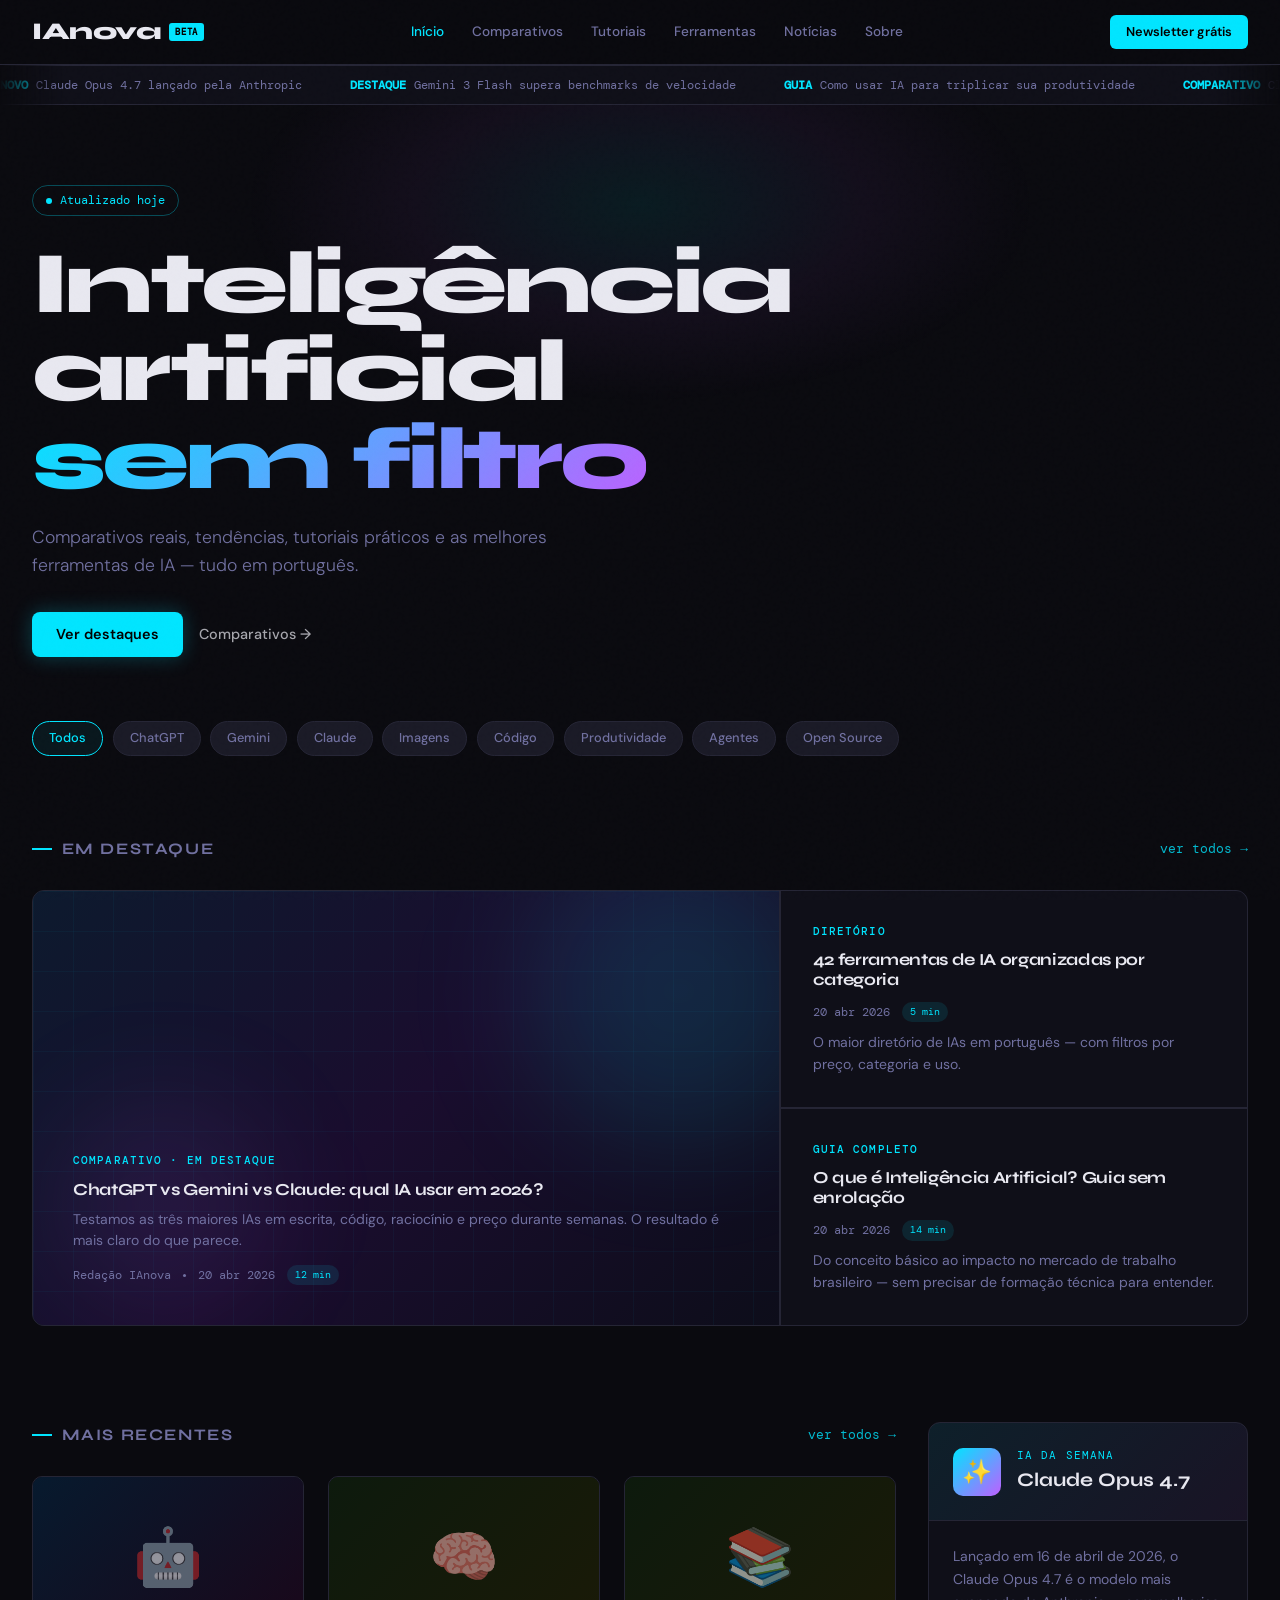
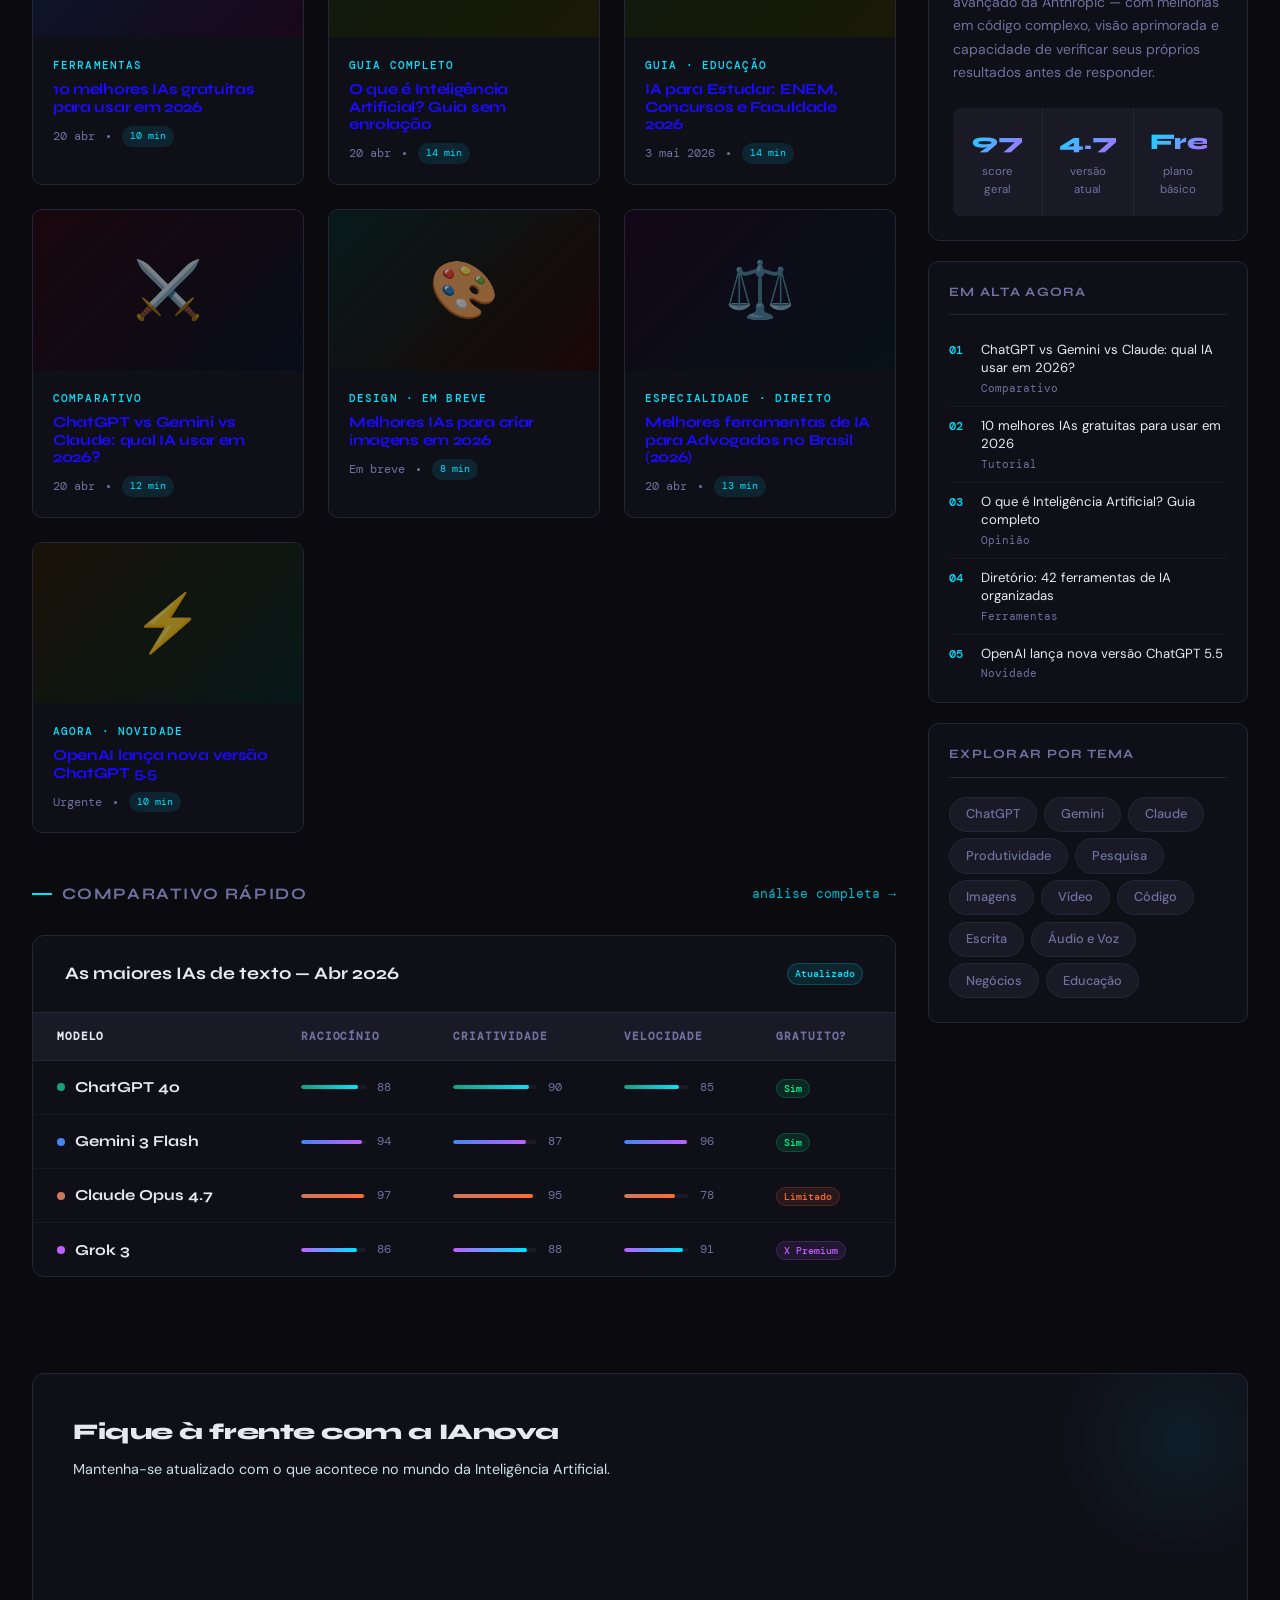
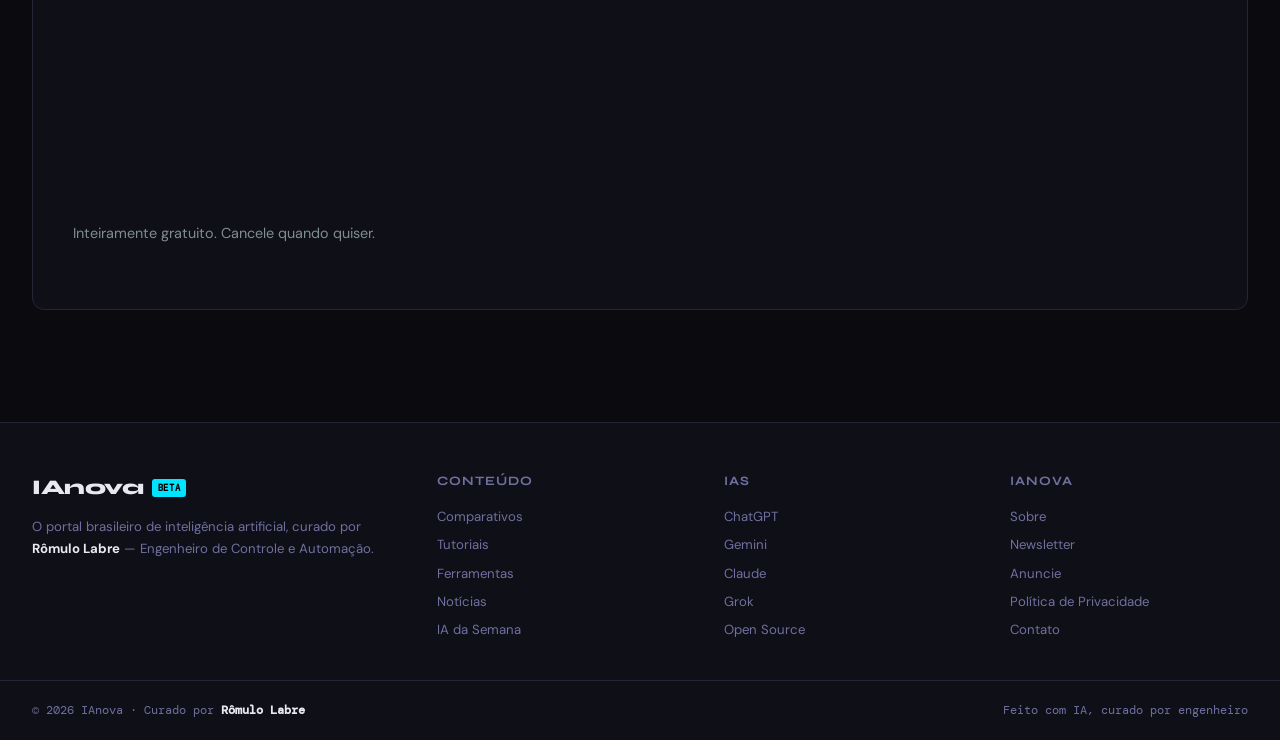
<file: index.html>
<!DOCTYPE html>
<html lang="pt-BR">
<head>
  <!-- Google tag (gtag.js) -->
<script async src="https://www.googletagmanager.com/gtag/js?id=G-01B01RZD96"></script>
<script>
  window.dataLayer = window.dataLayer || [];
  function gtag(){dataLayer.push(arguments);}
  gtag('js', new Date());

  gtag('config', 'G-01B01RZD96');
</script>
  <meta charset="UTF-8" />
  <meta name="viewport" content="width=device-width, initial-scale=1.0" />

  <!-- ═══ SEO PRIMÁRIO ═══ -->
  <title>IAnova — O portal de inteligência artificial</title>
  <meta name="description" content="Comparativos, tutoriais, novidades e as melhores ferramentas de inteligência artificial em português. Tudo que você precisa saber sobre IA — sem papo técnico desnecessário." />
  <meta name="keywords" content="inteligência artificial, IA, ChatGPT, Gemini, Claude, ferramentas de IA, comparativo IA, IA em português, inteligência artificial 2026, melhores IAs, IA para trabalho, IA para estudar" />
  <meta name="author" content="Redação IAnova" />
  <meta name="robots" content="index, follow, max-snippet:-1, max-image-preview:large, max-video-preview:-1" />
  <link rel="canonical" href="https://ianova.ia.br/" />
  <meta name="language" content="pt-BR" />
  <meta name="revisit-after" content="3 days" />
  <meta name="rating" content="general" />

  <!-- ═══ OPEN GRAPH (Facebook, WhatsApp, LinkedIn) ═══ -->
  <meta property="og:type" content="website" />
  <meta property="og:site_name" content="IAnova" />
  <meta property="og:title" content="IAnova — O portal brasileiro de inteligência artificial" />
  <meta property="og:description" content="Comparativos reais, tutoriais práticos e as melhores ferramentas de IA em português. Fique à frente com a IAnova." />
  <meta property="og:url" content="https://ianova.ia.br/" />
  <meta property="og:image" content="https://ianova.ia.br/assets/og-home.png" />
  <meta property="og:image:width" content="1200" />
  <meta property="og:image:height" content="630" />
  <meta property="og:image:alt" content="IAnova — Portal de Inteligência Artificial em Português" />
  <meta property="og:locale" content="pt_BR" />

  <!-- ═══ TWITTER / X CARD ═══ -->
  <meta name="twitter:card" content="summary_large_image" />
  <meta name="twitter:site" content="@ianova" />
  <meta name="twitter:title" content="IAnova — O portal brasileiro de inteligência artificial" />
  <meta name="twitter:description" content="Comparativos reais, tutoriais práticos e as melhores ferramentas de IA em português." />
  <meta name="twitter:image" content="https://ianova.ia.br/assets/og-home.png" />

  <!-- ═══ SCHEMA.ORG — WEBSITE ═══ -->
  <script type="application/ld+json">
  {
    "@context": "https://schema.org",
    "@type": "WebSite",
    "name": "IAnova",
    "url": "https://ianova.ia.br",
    "description": "Portal brasileiro de inteligência artificial com comparativos, tutoriais e novidades em português.",
    "inLanguage": "pt-BR",
    "potentialAction": {
      "@type": "SearchAction",
      "target": "https://ianova.ia.br/busca?q={search_term_string}",
      "query-input": "required name=search_term_string"
    },
    "publisher": {
      "@type": "Organization",
      "name": "IAnova",
      "url": "https://ianova.ia.br",
      "logo": {
        "@type": "ImageObject",
        "url": "https://ianova.ia.br/assets/logo.png"
      }
    }
  }
  </script>

  <!-- ═══ SCHEMA.ORG — SITELINKS SEARCHBOX ═══ -->
  <script type="application/ld+json">
  {
    "@context": "https://schema.org",
    "@type": "Organization",
    "name": "IAnova",
    "url": "https://ianova.ia.br",
    "sameAs": [
      "https://twitter.com/ianova",
      "https://instagram.com/ianova",
      "https://youtube.com/@ianova"
    ]
  }
  </script>

  <!-- ═══ PERFORMANCE ═══ -->
  <!-- ═══ CSS GLOBAL ═══ -->
  <link rel="preload" href="style.css" as="style" onload="this.onload=null;this.rel='stylesheet'">
  <noscript><link rel="stylesheet" href="style.css"></noscript>

  <link rel="preconnect" href="https://fonts.googleapis.com" />
  <link rel="preconnect" href="https://fonts.gstatic.com" crossorigin />
  <link rel="stylesheet" href="https://fonts.googleapis.com/css2?family=Syne:wght@400;600;700;800&family=DM+Sans:ital,wght@0,300;0,400;0,500;1,300&family=DM+Mono:wght@400;500&display=swap" media="print" onload="this.media='all'">

  <!-- Favicon SVG (moderno, funciona na maioria dos browsers) -->
  <link rel="icon" type="image/svg+xml" href="favicon.svg" />

  <!-- Fallback para browsers antigos -->
  <link rel="shortcut icon" href="favicon.svg" />

  <style>
    /* ═══ CSS ESPECÍFICO DESTA PÁGINA ═══
       CSS global em style.css
    ═══════════════════════════════════ */
    *, *::before, *::after { box-sizing: border-box; margin: 0; padding: 0; }

    :root {
      --bg:        #0a0a0f;
      --bg2:       #0f0f18;
      --bg3:       #16161f;
      --surface:   #1a1a26;
      --border:    #252535;
      --text:      #e8e8f0;
      --text2:     #c9e0e7;
      --muted:     #7070a0;
      --accent:    #00e5ff;
      --accent2:   #bf5fff;
      --accent3:   #ff6b35;
      --green:     #00ff88;
      --blue:      #1b0aff;
      --font-head: 'Syne', sans-serif;
      --font-body: 'DM Sans', sans-serif;
      --font-mono: 'DM Mono', monospace;
    }

    html { scroll-behavior: smooth; }

    body {
      background: var(--bg);
      color: var(--text);
      font-family: var(--font-body);
      font-size: 16px;
      line-height: 1.6;
      overflow-x: hidden;
    }

    /* ─── NOISE OVERLAY ─── */
    body::before {
      content: '';
      position: fixed; inset: 0;
      background-image: url("data:image/svg+xml,%3Csvg viewBox='0 0 256 256' xmlns='http://www.w3.org/2000/svg'%3E%3Cfilter id='noise'%3E%3CfeTurbulence type='fractalNoise' baseFrequency='0.9' numOctaves='4' stitchTiles='stitch'/%3E%3C/filter%3E%3Crect width='100%25' height='100%25' filter='url(%23noise)' opacity='0.04'/%3E%3C/svg%3E");
      pointer-events: none; z-index: 9999; opacity: .4;
    }

    /* ─── SCROLLBAR ─── */
    ::-webkit-scrollbar { width: 4px; }
    ::-webkit-scrollbar-track { background: var(--bg); }
    ::-webkit-scrollbar-thumb { background: var(--accent); border-radius: 2px; }

    /* ─── HEADER ─── */
    header {
      position: sticky; top: 0; z-index: 100;
      background: rgba(10,10,15,.85);
      backdrop-filter: blur(20px);
      border-bottom: 1px solid var(--border);
    }

    .header-inner {
      max-width: 1280px; margin: 0 auto;
      padding: 0 2rem;
      display: flex; align-items: center; justify-content: space-between;
      height: 64px;
    }

    .logo {
      font-family: var(--font-head);
      font-size: 1.5rem; font-weight: 800;
      color: var(--text); text-decoration: none;
      display: flex; align-items: center; gap: .5rem;
      letter-spacing: -.02em;
    }

    .logo-badge {
      background: var(--accent);
      color: #000;
      font-size: .55rem; font-weight: 700;
      padding: 2px 6px; border-radius: 3px;
      font-family: var(--font-mono);
      letter-spacing: .08em;
    }

    nav { display: flex; gap: .25rem; }

    nav a {
      color: var(--muted); text-decoration: none;
      font-size: .85rem; font-weight: 500;
      padding: .4rem .75rem; border-radius: 6px;
      transition: color .2s, background .2s;
    }

    nav a:hover { color: var(--text); background: var(--surface); }
    nav a.active { color: var(--accent); }

    .header-cta {
      background: var(--accent);
      color: #000; border: none;
      font-family: var(--font-body); font-size: .8rem; font-weight: 600;
      padding: .45rem 1rem; border-radius: 6px; cursor: pointer;
      transition: opacity .2s, transform .15s;
      text-decoration: none;
    }
    .header-cta:hover { opacity: .85; transform: translateY(-1px); }

    /* ─── HERO ─── */
    .hero {
      position: relative;
      padding: 5rem 2rem 4rem;
      overflow: hidden;
      max-width: 1280px; margin: 0 auto;
    }

    .hero-glow {
      position: absolute; top: -100px; left: 50%;
      transform: translateX(-50%);
      width: 800px; height: 400px;
      background: radial-gradient(ellipse at center, rgba(0,229,255,.08) 0%, rgba(191,95,255,.05) 40%, transparent 70%);
      pointer-events: none;
    }

    .hero-tag {
      display: inline-flex; align-items: center; gap: .5rem;
      font-family: var(--font-mono); font-size: .75rem;
      color: var(--accent); border: 1px solid rgba(0,229,255,.3);
      padding: .3rem .8rem; border-radius: 100px;
      margin-bottom: 1.5rem;
      animation: fadeUp .6s ease both;
    }

    .hero-tag::before {
      content: ''; width: 6px; height: 6px;
      background: var(--accent); border-radius: 50%;
      animation: pulse 2s infinite;
    }

    @keyframes pulse {
      0%,100% { opacity: 1; transform: scale(1); }
      50% { opacity: .4; transform: scale(.7); }
    }

    .hero h1 {
      font-family: var(--font-head);
      font-size: clamp(2.8rem, 7vw, 5.5rem);
      font-weight: 800;
      line-height: 1.0;
      letter-spacing: -.04em;
      max-width: 800px;
      animation: fadeUp .6s .1s ease both;
    }

    .hero h1 em {
      font-style: normal;
      background: linear-gradient(135deg, var(--accent) 0%, var(--accent2) 100%);
      -webkit-background-clip: text; -webkit-text-fill-color: transparent;
      background-clip: text;
    }

    .hero-sub {
      font-size: 1.1rem; color: var(--muted); font-weight: 300;
      max-width: 520px; margin-top: 1.2rem;
      animation: fadeUp .6s .2s ease both;
    }

    .hero-actions {
      display: flex; gap: 1rem; align-items: center;
      margin-top: 2rem;
      animation: fadeUp .6s .3s ease both;
    }

    .btn-primary {
      background: var(--accent); color: #000;
      font-family: var(--font-body); font-weight: 600; font-size: .9rem;
      padding: .7rem 1.5rem; border-radius: 8px;
      text-decoration: none; border: none; cursor: pointer;
      transition: transform .15s, box-shadow .2s;
      box-shadow: 0 0 20px rgba(0,229,255,.25);
    }
    .btn-primary:hover { transform: translateY(-2px); box-shadow: 0 0 30px rgba(0,229,255,.4); }

    .btn-ghost {
      color: var(--text); font-size: .9rem; font-weight: 500;
      text-decoration: none; display: flex; align-items: center; gap: .4rem;
      opacity: .7; transition: opacity .2s;
    }
    .btn-ghost:hover { opacity: 1; }

    @keyframes fadeUp {
      from { opacity: 0; transform: translateY(16px); }
      to   { opacity: 1; transform: translateY(0); }
    }

    /* ─── TICKER ─── */
    .ticker-wrap {
      border-top: 1px solid var(--border);
      border-bottom: 1px solid var(--border);
      background: var(--bg2);
      overflow: hidden; padding: .6rem 0;
      position: relative;
      -webkit-mask-image: linear-gradient(to right, transparent 0%, black 5%, black 95%, transparent 100%);
      mask-image: linear-gradient(to right, transparent 0%, black 5%, black 95%, transparent 100%);
    }

    .ticker-inner {
      display: flex; gap: 3rem;
      animation: ticker 40s linear infinite;
      white-space: nowrap;
      will-change: transform;
      transform: translateZ(0);
      -webkit-font-smoothing: antialiased;
      backface-visibility: hidden;
    }

    .ticker-wrap:hover .ticker-inner { animation-play-state: paused; }

    .ticker-item {
      font-family: var(--font-mono); font-size: .75rem;
      color: var(--muted); display: flex; align-items: center; gap: .5rem;
      flex-shrink: 0;
    }

    .ticker-item span { color: var(--accent); font-weight: 600; }

    @keyframes ticker {
      from { transform: translate3d(0, 0, 0); }
      to   { transform: translate3d(-50%, 0, 0); }
    }

    /* ─── FEATURED ─── */
    .section { max-width: 1280px; margin: 0 auto; padding: 3rem 2rem; }

    .section-header {
      display: flex; align-items: center; justify-content: space-between;
      margin-bottom: 1.75rem;
    }

    .section-title {
      font-family: var(--font-head); font-size: 1rem; font-weight: 700;
      color: var(--muted); text-transform: uppercase; letter-spacing: .1em;
      display: flex; align-items: center; gap: .6rem;
    }

    .section-title::before {
      content: ''; display: block;
      width: 20px; height: 2px; background: var(--accent);
    }

    .see-all {
      font-size: .8rem; color: var(--accent); text-decoration: none;
      font-family: var(--font-mono);
      opacity: .8; transition: opacity .2s;
    }
    .see-all:hover { opacity: 1; }

    /* ─── FEATURED GRID ─── */
    .featured-grid {
      display: grid;
      grid-template-columns: 1.6fr 1fr;
      grid-template-rows: auto auto;
      gap: 1.5px;
      background: var(--border);
      border: 1px solid var(--border);
      border-radius: 12px;
      overflow: hidden;
    }

    .card {
      background: var(--bg2);
      padding: 2rem;
      position: relative;
      overflow: hidden;
      cursor: pointer;
      transition: background .2s;
    }
    .card:hover { background: var(--bg3); }

    .card-main {
      grid-row: 1 / 3;
      padding: 2.5rem;
      display: flex; flex-direction: column; justify-content: flex-end;
      min-height: 420px;
    }

    .card-main::before {
      content: '';
      position: absolute; inset: 0;
      background: linear-gradient(135deg, rgba(0,229,255,.06) 0%, rgba(191,95,255,.04) 100%);
    }

    .card-main .card-img-placeholder {
      position: absolute; inset: 0;
      background: linear-gradient(135deg, #0d1a2e 0%, #1a0d2e 50%, #0d0d1a 100%);
    }

    .card-img-placeholder { z-index: 0; }

    .card-img-placeholder .grid-lines {
      position: absolute; inset: 0;
      background-image:
        linear-gradient(rgba(0,229,255,.04) 1px, transparent 1px),
        linear-gradient(90deg, rgba(0,229,255,.04) 1px, transparent 1px);
      background-size: 40px 40px;
    }

    .card-img-placeholder .orb {
      position: absolute;
      border-radius: 50%;
      filter: blur(60px);
    }
    .orb-1 { width: 300px; height: 300px; background: rgba(0,229,255,.12); top: -50px; right: -50px; }
    .orb-2 { width: 200px; height: 200px; background: rgba(191,95,255,.1); bottom: 20px; left: 30px; }

    .card-content { position: relative; z-index: 1; }

    .card-category {
      font-family: var(--font-mono); font-size: .7rem; font-weight: 500;
      text-transform: uppercase; letter-spacing: .1em;
      color: var(--accent); margin-bottom: .6rem;
    }

    .card-title {
      font-family: var(--font-head); font-weight: 700;
      line-height: 1.15; letter-spacing: -.02em;
    }

    .card-main .card-title { font-size: clamp(1.4rem, 2.5vw, 2rem); color: #fff; }
    .card .card-title { font-size: 1.05rem; color: var(--text); }

    .card-meta {
      display: flex; align-items: center; gap: .75rem;
      margin-top: .8rem; font-size: .75rem; color: var(--muted);
      font-family: var(--font-mono);
    }

    .card-meta .dot { width: 3px; height: 3px; background: var(--muted); border-radius: 50%; }

    .read-time {
      background: rgba(0,229,255,.1); color: var(--accent);
      font-size: .65rem; padding: 2px 8px; border-radius: 100px;
      font-family: var(--font-mono);
    }

    .card-excerpt { font-size: .875rem; color: var(--muted); margin-top: .6rem; line-height: 1.55; }

    .card-tag {
      display: inline-block;
      background: var(--surface); color: var(--muted);
      font-size: .65rem; font-family: var(--font-mono);
      padding: 3px 8px; border-radius: 4px; margin-right: .3rem; margin-top: .5rem;
      border: 1px solid var(--border);
    }

    /* ─── TOPICS BAR ─── */
    .topics {
      max-width: 1280px; margin: 0 auto; padding: 0 2rem 2rem;
      display: flex; gap: .6rem; flex-wrap: wrap;
    }

    .topic-pill {
      background: var(--surface); color: var(--muted);
      font-size: .8rem; font-weight: 500;
      padding: .4rem 1rem; border-radius: 100px;
      border: 1px solid var(--border);
      text-decoration: none; cursor: pointer;
      transition: border-color .2s, color .2s, background .2s;
    }
    .topic-pill:hover, .topic-pill.active {
      border-color: var(--accent); color: var(--accent);
      background: rgba(0,229,255,.06);
    }

    /* ─── ARTICLE LIST ─── */
    .articles-grid {
      display: grid;
      grid-template-columns: repeat(3, 1fr);
      gap: 1.5rem;
    }

    .article-card {
      background: var(--bg2); border: 1px solid var(--border);
      border-radius: 10px; overflow: hidden;
      transition: border-color .2s, transform .2s;
      cursor: pointer; text-decoration: none; display: block;
    }

    .article-card:hover {
      border-color: rgba(0,229,255,.3);
      transform: translateY(-3px);
    }

    .article-thumb {
      height: 160px; position: relative; overflow: hidden;
    }

    .thumb-gradient {
      position: absolute; inset: 0;
    }

    .thumb-1 { background: linear-gradient(135deg, #071a2e, #1a071a); }
    .thumb-2 { background: linear-gradient(135deg, #0d1a0d, #1a1a07); }
    .thumb-3 { background: linear-gradient(135deg, #1a070d, #070d1a); }
    .thumb-4 { background: linear-gradient(135deg, #071a1a, #1a0707); }
    .thumb-5 { background: linear-gradient(135deg, #120718, #071218); }
    .thumb-6 { background: linear-gradient(135deg, #181207, #071818); }

    .thumb-icon {
      position: absolute; inset: 0;
      display: flex; align-items: center; justify-content: center;
      font-size: 3.5rem; opacity: .55;
    }

    .article-body { padding: 1.25rem; }
    .article-body .card-category { margin-bottom: .4rem; }
    .article-body .card-title { font-size: .95rem; color: var(--blue); }
    .article-body .card-meta { margin-top: .6rem; }

    /* ─── COMPARISON TABLE ─── */
    .compare-wrap {
      background: var(--bg2); border: 1px solid var(--border);
      border-radius: 12px; overflow: hidden;
    }

    .compare-header {
      padding: 1.5rem 2rem;
      border-bottom: 1px solid var(--border);
      display: flex; align-items: center; justify-content: space-between;
    }

    .compare-header h3 {
      font-family: var(--font-head); font-size: 1.1rem; font-weight: 700;
    }

    .compare-table { width: 100%; border-collapse: collapse; }

    .compare-table th {
      font-family: var(--font-mono); font-size: .7rem;
      text-transform: uppercase; letter-spacing: .08em;
      color: var(--muted); padding: .9rem 1.5rem;
      text-align: left; border-bottom: 1px solid var(--border);
      background: var(--surface);
    }

    .compare-table th:first-child { color: var(--text); }

    .compare-table td {
      padding: .9rem 1.5rem;
      font-size: .85rem; border-bottom: 1px solid rgba(37,37,53,.5);
      vertical-align: middle;
    }

    .compare-table tr:last-child td { border-bottom: none; }
    .compare-table tr:hover td { background: rgba(255,255,255,.02); }

    .ai-name {
      font-family: var(--font-head); font-weight: 700; font-size: .95rem;
      display: flex; align-items: center; gap: .6rem;
    }

    .ai-dot { width: 8px; height: 8px; border-radius: 50%; flex-shrink: 0; }

    .score-bar-wrap { display: flex; align-items: center; gap: .7rem; }
    .score-bar {
      flex: 1; height: 4px; background: var(--surface); border-radius: 2px; overflow: hidden;
    }
    .score-fill { height: 100%; border-radius: 2px; transition: width .8s ease; }
    .score-num { font-family: var(--font-mono); font-size: .75rem; color: var(--muted); min-width: 28px; }

    .badge {
      font-size: .65rem; font-family: var(--font-mono);
      padding: 2px 7px; border-radius: 100px; font-weight: 500;
    }
    .badge-green  { background: rgba(0,255,136,.1); color: var(--green); }
    .badge-blue   { background: rgba(0,229,255,.1); color: var(--accent); }
    .badge-purple { background: rgba(191,95,255,.1); color: var(--accent2); }
    .badge-orange { background: rgba(255,107,53,.1); color: var(--accent3); }

    /* ─── NEWSLETTER ─── */
    .newsletter {
      background: var(--bg2);
      border: 1px solid var(--border);
      border-radius: 12px;
      padding: 2.5rem;
      position: relative; overflow: hidden;
    }

    .newsletter::before {
      content: '';
      position: absolute; top: -60px; right: -60px;
      width: 250px; height: 250px;
      background: radial-gradient(circle, rgba(0,229,255,.07), transparent 70%);
      pointer-events: none;
    }

    .newsletter h3 {
      font-family: var(--font-head); font-size: 1.4rem; font-weight: 800;
      letter-spacing: -.02em; margin-bottom: .5rem;
    }

    .newsletter p { color: var(--text2); font-size: .9rem; margin-bottom: 1.5rem; }

    .nl-form { 
      display: flex; 
      max-width: 440px; 
      width: 100%;
    }

    .nl-input {
      width: 100%; /* O e-mail agora ocupa toda a largura do container */
      background: var(--surface); border: 1px solid var(--border);
      border-radius: 8px; padding: .7rem 1rem;
      color: var(--text); font-family: var(--font-body); font-size: .875rem;
      outline: none; transition: border-color .2s;
    }
    .nl-input::placeholder { color: var(--muted); }
    .nl-input::focus { border-color: var(--accent); }

    .nl-btn {
      background: var(--accent); color: #000;
      border: none; border-radius: 8px;
      font-family: var(--font-body); font-size: .875rem; font-weight: 600;
      padding: .7rem 1.25rem; cursor: pointer;
      transition: transform .15s, box-shadow .2s;
      white-space: nowrap;
      
      /* Novas propriedades para o botão se comportar bem abaixo do captcha */
      display: block;
      max-width: 440px;
      width: 100%;
      margin-top: 1.25rem;
    }
    .nl-btn:hover { transform: translateY(-1px); box-shadow: 0 4px 16px rgba(0,229,255,.3); }

    /* Ajuste no container do Captcha que fica entre o input e o botão */
    .nl-captcha-container {
      display: flex;
      justify-content: flex-start;
      max-width: 440px;
      margin-top: 1.25rem;
    }

    @media (max-width: 600px) {
      .nl-captcha-container {
        justify-content: center; /* Centraliza o reCAPTCHA no mobile */
      }
    }

    .nl-disclaimer { font-size: .72rem; color: var(--muted); margin-top: .75rem; opacity: .6; }

    /* ─── IA DA SEMANA ─── */
    .week-card {
      background: var(--bg2); border: 1px solid var(--border);
      border-radius: 12px; overflow: hidden;
    }

    .week-header {
      background: linear-gradient(135deg, rgba(0,229,255,.08), rgba(191,95,255,.06));
      padding: 1.5rem; border-bottom: 1px solid var(--border);
      display: flex; align-items: center; gap: 1rem;
    }

    .week-icon {
      width: 48px; height: 48px;
      background: linear-gradient(135deg, var(--accent), var(--accent2));
      border-radius: 10px;
      display: flex; align-items: center; justify-content: center;
      font-size: 1.5rem; flex-shrink: 0;
    }

    .week-label {
      font-family: var(--font-mono); font-size: .7rem;
      color: var(--accent); text-transform: uppercase; letter-spacing: .1em;
    }

    .week-name {
      font-family: var(--font-head); font-size: 1.2rem; font-weight: 700;
    }

    .week-body { padding: 1.5rem; }
    .week-body p { font-size: .875rem; color: var(--muted); line-height: 1.65; }

    .week-stats {
      display: grid; grid-template-columns: repeat(3, 1fr);
      gap: 1px; background: var(--border);
      margin-top: 1.5rem; border-radius: 8px; overflow: hidden;
    }

    .week-stat {
      background: var(--surface); padding: 1rem;
      text-align: center;
    }

    .week-stat .val {
      font-family: var(--font-head); font-size: 1.4rem; font-weight: 800;
      background: linear-gradient(135deg, var(--accent), var(--accent2));
      -webkit-background-clip: text; -webkit-text-fill-color: transparent;
      background-clip: text;
    }

    .week-stat .lbl { font-size: .72rem; color: var(--muted); margin-top: .2rem; }

    /* ─── SIDEBAR ─── */
    .two-col {
      display: grid; grid-template-columns: 1fr 320px; gap: 2rem;
      align-items: start;
    }

    .sidebar-widget {
      background: var(--bg2); border: 1px solid var(--border);
      border-radius: 10px; padding: 1.25rem; margin-bottom: 1.25rem;
    }

    .widget-title {
      font-family: var(--font-head); font-size: .8rem; font-weight: 700;
      color: var(--muted); text-transform: uppercase; letter-spacing: .1em;
      margin-bottom: 1rem; padding-bottom: .75rem;
      border-bottom: 1px solid var(--border);
    }

    .trending-item {
      display: flex; gap: .75rem; align-items: flex-start;
      padding: .6rem 0; border-bottom: 1px solid rgba(37,37,53,.5);
    }
    .trending-item:last-child { border-bottom: none; padding-bottom: 0; }

    .trending-num {
      font-family: var(--font-mono); font-size: .75rem;
      color: var(--accent); font-weight: 500; flex-shrink: 0;
      width: 20px;
    }

    .trending-text { font-size: .825rem; line-height: 1.4; }
    .trending-text a { color: var(--text); text-decoration: none; }
    .trending-text a:hover { color: var(--accent); }
    .trending-cat { font-size: .7rem; color: var(--muted); margin-top: .2rem; font-family: var(--font-mono); }

    /* ─── FOOTER ─── */
    footer {
      border-top: 1px solid var(--border);
      background: var(--bg2);
      margin-top: 4rem;
    }

    .footer-inner {
      max-width: 1280px; margin: 0 auto;
      padding: 3rem 2rem 2rem;
      display: grid; grid-template-columns: 1.5fr 1fr 1fr 1fr;
      gap: 3rem;
    }

    .footer-brand .logo { font-size: 1.3rem; margin-bottom: .75rem; }
    .footer-brand p { font-size: .825rem; color: var(--muted); line-height: 1.6; }

    .footer-col h4 {
      font-family: var(--font-head); font-size: .8rem; font-weight: 700;
      text-transform: uppercase; letter-spacing: .08em;
      color: var(--muted); margin-bottom: .9rem;
    }

    .footer-col a {
      display: block; color: var(--muted); text-decoration: none;
      font-size: .825rem; margin-bottom: .45rem;
      transition: color .2s;
    }
    .footer-col a:hover { color: var(--accent); }

    .footer-bottom {
      max-width: 1280px; margin: 0 auto;
      padding: 1.25rem 2rem;
      border-top: 1px solid var(--border);
      display: flex; align-items: center; justify-content: space-between;
      font-size: .75rem; color: var(--muted);
      font-family: var(--font-mono);
    }

    /* ─── HAMBURGER MENU ─── */
    .menu-toggle {
      display: none;
      flex-direction: column; gap: 5px;
      background: none; border: none; cursor: pointer; padding: .4rem;
    }
    .menu-toggle span {
      display: block; width: 22px; height: 2px;
      background: var(--text); border-radius: 2px;
      transition: all .25s;
    }
    .mobile-nav {
      display: none;
      flex-direction: column;
      background: var(--bg2);
      border-bottom: 1px solid var(--border);
      padding: .75rem 1.25rem;
    }
    .mobile-nav a {
      color: var(--muted); text-decoration: none;
      font-size: .95rem; font-weight: 500;
      padding: .65rem 0;
      border-bottom: 1px solid var(--border);
      transition: color .2s;
    }
    .mobile-nav a:last-child { border-bottom: none; }
    .mobile-nav a:hover { color: var(--accent); }
    .mobile-nav.open { display: flex; }

    /* Fixed hamburger overlay so it works from anywhere on page */
    .mobile-nav {
      position: fixed !important;
      top: 64px; left: 0; right: 0;
      z-index: 200;
      box-shadow: 0 8px 32px rgba(0,0,0,.5);
      max-height: calc(100vh - 64px);
      overflow-y: auto;
    }
    /* Backdrop to close on outside click */
    .nav-backdrop {
      display: none;
      position: fixed; inset: 0; top: 64px;
      z-index: 199;
      background: rgba(0,0,0,.4);
    }
    .nav-backdrop.open { display: block; }

    /* ─── TABLET ─── */
    @media (max-width: 900px) {
      .featured-grid { grid-template-columns: 1fr; }
      .card-main { grid-row: auto; min-height: 280px; }
      .articles-grid { grid-template-columns: 1fr 1fr; }
      .two-col { grid-template-columns: 1fr; }
      .footer-inner { grid-template-columns: 1fr 1fr; }
      nav { display: none; }
      .menu-toggle { display: flex; }
      .header-cta { display: none; }
    }

    /* ─── MOBILE ─── */
    @media (max-width: 600px) {
      /* Layout */
      .articles-grid { grid-template-columns: 1fr; }
      .footer-inner { grid-template-columns: 1fr; gap: 1.5rem; }
      .nl-form { flex-direction: column; }
      .topics { padding: 0 1rem 1.5rem; gap: .4rem; }
      .section { padding: 2rem 1rem; }

      /* Hero — corrige repuxamento e espaçamento */
      .hero { padding: 3rem 1rem 2.5rem; }
      .hero h1 {
        font-size: 2.2rem;
        letter-spacing: -.01em;   /* muito menos apertado no mobile */
        line-height: 1.15;
      }
      .hero-sub { font-size: 1rem; }
      .hero-actions { flex-direction: column; align-items: flex-start; gap: .75rem; }

      /* Header */
      .header-inner { padding: 0 1rem; }
      .logo { font-size: 1.25rem; }

      /* Cards */
      .card-main { min-height: 240px; padding: 1.5rem; }
      .card { padding: 1.25rem; }
      .card-main .card-title { font-size: 1.3rem; }

      /* Featured grid — empilha sem cortar */
      .featured-grid { gap: 1px; border-radius: 8px; }

      /* Footer */
      .footer-inner { padding: 2rem 1rem 1rem; }
      .footer-bottom { flex-direction: column; gap: .5rem; text-align: center; padding: 1rem; }

      /* Newsletter */
      .newsletter { padding: 1.75rem 1rem; }
      .newsletter h3 { font-size: 1.2rem; }

      /* Compare table — scroll horizontal */
      .compare-wrap { overflow-x: auto; }
      .compare-table { min-width: 560px; }

      /* Sidebar esconde no mobile */
      .sidebar-widget { display: none; }
      .two-col aside { display: none; }
    }

    /* ─── EM ALTA MOBILE ONLY ─── */
    .em-alta-mobile { display: none; }
    @media (max-width: 600px) {
      .em-alta-mobile { display: block; }
      .em-alta-mobile .sidebar-widget { display: block !important; }
    }

    /* ─── TEXT OVERFLOW FIX ─── */
    .card-title, .card-excerpt, .card-category,
    .article-body .card-title, .trending-text a {
      overflow-wrap: break-word;
      word-break: break-word;
    }
    .card { overflow: hidden; }
    .article-card .article-body { overflow: hidden; }

    /* Prevent any element from overflowing its container */
    * { min-width: 0; }

    @media (max-width: 600px) {
      .section-header { flex-wrap: wrap; gap: .5rem; }
      .compare-table th, .compare-table td { padding: .7rem .75rem; font-size: .78rem; }
      .week-stats { grid-template-columns: repeat(3,1fr); }
      .hero-actions { flex-direction: column; align-items: flex-start; }
      .topics { overflow-x: auto; flex-wrap: nowrap; padding-bottom: .75rem; }
      .topic-pill { flex-shrink: 0; }
    }

    /* ─── AJUSTES DA NEWSLETTER BREVO ─── */
    :where(.sib-form-message-panel) { display: none; }

    .msg-feedback {
      padding: 1rem;
      border-radius: 8px;
      font-size: .875rem;
      margin-bottom: 1.5rem;
      text-align: left;
      font-family: var(--font-mono);
    }
    .msg-error { background: rgba(255,107,53,.1); color: var(--accent3); border: 1px solid rgba(255,107,53,.2); }
    .msg-success { background: rgba(0,255,136,.1); color: var(--green); border: 1px solid rgba(0,255,136,.2); }

    .sutil-error-label {
      display: block;
      font-size: .75rem;
      color: var(--accent3);
      margin-top: .5rem;
      font-family: var(--font-mono);
    }

    .nl-captcha-container {
      display: flex;
      justify-content: flex-start;
      margin-top: 1rem;
    }

    /* Garante o comportamento correto do formulário no layout flex que você já criou */
    .newsletter form {
      width: 100%;
    }

    @media (max-width: 600px) {
      .nl-captcha-container {
        justify-content: center;
      }
    }
  </style>
</head>
<body>

<!-- HEADER -->
<header>
  <div class="header-inner">
    <a href="index.html" class="logo">
      IAnova
      <span class="logo-badge">BETA</span>
    </a>
    <nav>
      <a href="index.html" class="active">Início</a>
      <a href="chatgpt-vs-gemini-vs-claude-2026.html" target="_blank">Comparativos</a>
      <a href="o-que-e-inteligencia-artificial.html" target="_blank">Tutoriais</a>
      <a href="ferramentas.html" target="_blank">Ferramentas</a>
      <a href="gpt-5-5-openai-lancamento-abril-2026.html">Notícias</a>
      <a href="sobre.html">Sobre</a>
    </nav>
    <a href="#newsletter" class="header-cta">Newsletter grátis</a>
    <button class="menu-toggle" onclick="toggleMenu()" aria-label="Menu">
      <span></span><span></span><span></span>
    </button>
  </div>
</header>
<nav class="mobile-nav" id="mobileNav">
  <a href="index.html">Início</a>
  <a href="chatgpt-vs-gemini-vs-claude-2026.html" target="_blank">Comparativos</a>
  <a href="o-que-e-inteligencia-artificial.html" target="_blank">Tutoriais & Guias</a>
  <a href="ferramentas.html" target="_blank">Ferramentas</a>
  <a href="gpt-5-5-openai-lancamento-abril-2026.html">Notícias</a>
  <a href="sobre.html">Sobre</a>
  <a href="#newsletter" style="color:var(--accent);font-weight:600;">Newsletter grátis →</a>
</nav>
<div class="nav-backdrop" id="navBackdrop" onclick="closeMenu()"></div>

<!-- TICKER -->
<div class="ticker-wrap">
  <div class="ticker-inner">
    <div class="ticker-item"><span>NOVO</span> Claude Opus 4.7 lançado pela Anthropic</div>
    <div class="ticker-item"><span>DESTAQUE</span> Gemini 3 Flash supera benchmarks de velocidade</div>
    <div class="ticker-item"><span>GUIA</span> Como usar IA para triplicar sua produtividade</div>
    <div class="ticker-item"><span>COMPARATIVO</span> Claude vs ChatGPT — análise completa</div>
    <div class="ticker-item"><span>FERRAMENTA</span> Midjourney v7 disponível para todos</div>
    <div class="ticker-item"><span>TENDÊNCIA</span> Agentes de IA dominam 2026</div>
    <div class="ticker-item"><span>NOVO</span> Claude Opus 4.7 lançado pela Anthropic</div>
    <div class="ticker-item"><span>DESTAQUE</span> Gemini 3 Flash supera benchmarks de velocidade</div>
    <div class="ticker-item"><span>GUIA</span> Como usar IA para triplicar sua produtividade</div>
    <div class="ticker-item"><span>COMPARATIVO</span> Claude vs ChatGPT — análise completa</div>
    <div class="ticker-item"><span>FERRAMENTA</span> Midjourney v7 disponível para todos</div>
    <div class="ticker-item"><span>TENDÊNCIA</span> Agentes de IA dominam 2026</div>
  </div>
</div>

<!-- HERO -->
<div class="hero">
  <div class="hero-glow"></div>
  <div class="hero-tag">Atualizado hoje</div>
  <h1>Inteligência<br>artificial <em>sem filtro</em></h1>
  <p class="hero-sub">Comparativos reais, tendências, tutoriais práticos e as melhores ferramentas de IA — tudo em português.</p>
  <div class="hero-actions">
    <a href="#destaques" class="btn-primary">Ver destaques</a>
    <a href="#comparativos" class="btn-ghost">
      Comparativos →
    </a>
  </div>
</div>

<!-- TOPICS -->
<div class="topics">
  <a href="#destaques" class="topic-pill active">Todos</a>
  <a href="chatgpt-vs-gemini-vs-claude-2026.html" class="topic-pill">ChatGPT</a>
  <a href="chatgpt-vs-gemini-vs-claude-2026.html" class="topic-pill">Gemini</a>
  <a href="chatgpt-vs-gemini-vs-claude-2026.html" class="topic-pill">Claude</a>
  <a href="https://ianova.ia.br/ferramentas.html" class="topic-pill">Imagens</a>
  <a href="https://ianova.ia.br/ferramentas.html" class="topic-pill">Código</a>
  <a href="https://ianova.ia.br/ferramentas.html" class="topic-pill">Produtividade</a>
  <a href="https://ianova.ia.br/ferramentas.html" class="topic-pill">Agentes</a>
  <a href="https://ianova.ia.br/ferramentas.html" class="topic-pill">Open Source</a>
</div>

<!-- FEATURED -->
<section class="section" id="destaques">
  <div class="section-header">
    <div class="section-title">Em destaque</div>
    <a href="#destaques" class="see-all">ver todos →</a>
  </div>
  <div class="featured-grid">

    <!-- Main card -->
    <a href="chatgpt-vs-gemini-vs-claude-2026.html" target="_blank" rel="noopener" class="card card-main" style="text-decoration:none;">
      <div class="card-img-placeholder">
        <div class="grid-lines"></div>
        <div class="orb orb-1"></div>
        <div class="orb orb-2"></div>
      </div>
      <div class="card-content">
        <div class="card-category">Comparativo · Em destaque</div>
        <h2 class="card-title">ChatGPT vs Gemini vs Claude: qual IA usar em 2026?</h2>
        <p class="card-excerpt">Testamos as três maiores IAs em escrita, código, raciocínio e preço durante semanas. O resultado é mais claro do que parece.</p>
        <div class="card-meta">
          <span>Redação IAnova</span>
          <span class="dot"></span>
          <span>20 abr 2026</span>
          <span class="read-time">12 min</span>
        </div>
      </div>
    </a>

    <!-- Side cards -->
    <a href="ferramentas.html" target="_blank" rel="noopener" class="card" style="text-decoration:none;">
      <div class="card-category">Diretório</div>
      <h3 class="card-title">42 ferramentas de IA organizadas por categoria</h3>
      <div class="card-meta">
        <span>20 abr 2026</span>
        <span class="read-time">5 min</span>
      </div>
      <p class="card-excerpt">O maior diretório de IAs em português — com filtros por preço, categoria e uso.</p>
    </a>


    <a href="o-que-e-inteligencia-artificial.html" target="_blank" rel="noopener" class="card" style="text-decoration:none;">
      <div class="card-category">Guia completo</div>
      <h3 class="card-title">O que é Inteligência Artificial? Guia sem enrolação</h3>
      <div class="card-meta">
        <span>20 abr 2026</span>
        <span class="read-time">14 min</span>
      </div>
      <p class="card-excerpt">Do conceito básico ao impacto no mercado de trabalho brasileiro — sem precisar de formação técnica para entender.</p>
    </a>

  </div>
</section>

<!-- EM ALTA AGORA — seção mobile (visível só no mobile) -->
<section class="section em-alta-mobile" style="padding-top:0;">
  <div class="sidebar-widget" style="margin-bottom:0;">
    <div class="widget-title">Em alta agora</div>
    <div class="trending-item">
      <span class="trending-num">01</span>
      <div class="trending-text">
        <a href="chatgpt-vs-gemini-vs-claude-2026.html" target="_blank" rel="noopener">ChatGPT vs Gemini vs Claude: qual IA usar em 2026?</a>
        <div class="trending-cat">Comparativo</div>
      </div>
    </div>
    <div class="trending-item">
      <span class="trending-num">02</span>
      <div class="trending-text">
        <a href="ias-gratuitas-2026.html" target="_blank" rel="noopener">10 melhores IAs gratuitas para usar em 2026</a>
        <div class="trending-cat">Tutorial</div>
      </div>
    </div>
    <div class="trending-item">
      <span class="trending-num">03</span>
      <div class="trending-text">
        <a href="o-que-e-inteligencia-artificial.html" target="_blank" rel="noopener">O que é Inteligência Artificial? Guia completo</a>
        <div class="trending-cat">Opinião</div>
      </div>
    </div>
    <div class="trending-item">
      <span class="trending-num">04</span>
      <div class="trending-text">
        <a href="ferramentas.html" target="_blank" rel="noopener">Diretório: 42 ferramentas de IA organizadas</a>
        <div class="trending-cat">Ferramentas</div>
      </div>
    </div>
    <div class="trending-item">
      <span class="trending-num">05</span>
      <div class="trending-text">
        <a href="gpt-5-5-openai-lancamento-abril-2026.html" target="_blank" rel="noopener">OpenAI lança nova versão ChatGPT 5.5</a>
        <div class="trending-cat">Novidade</div>
      </div>
    </div>
  </div>
</section>

<!-- DOIS COLUNAS: ARTIGOS + SIDEBAR -->
<section class="section">
  <div class="two-col">

    <!-- MAIN CONTENT -->
    <div>

      <!-- ARTIGOS RECENTES -->
      <div class="section-header">
        <div class="section-title">Mais recentes</div>
        <a href="#" class="see-all">ver todos →</a>
      </div>
      <div class="articles-grid" style="margin-bottom:3rem;">

        <a href="ias-gratuitas-2026.html" target="_blank" rel="noopener" class="article-card">
          <div class="article-thumb"><div class="thumb-gradient thumb-1"></div><div class="thumb-icon">🤖</div></div>
          <div class="article-body">
            <div class="card-category">Ferramentas</div>
            <h3 class="card-title">10 melhores IAs gratuitas para usar em 2026</h3>
            <div class="card-meta">
              <span>20 abr</span><span class="dot"></span>
              <span class="read-time">10 min</span>
            </div>
          </div>
        </a>

        <a href="o-que-e-inteligencia-artificial.html" target="_blank" rel="noopener" class="article-card">
          <div class="article-thumb"><div class="thumb-gradient thumb-2"></div><div class="thumb-icon">🧠</div></div>
          <div class="article-body">
            <div class="card-category">Guia completo</div>
            <h3 class="card-title">O que é Inteligência Artificial? Guia sem enrolação</h3>
            <div class="card-meta">
              <span>20 abr</span><span class="dot"></span>
              <span class="read-time">14 min</span>
            </div>
          </div>
        </a>

        <a href="ia-para-estudar-guia-completo-2026.html" class="article-card">
          <div class="article-thumb"><div class="thumb-gradient thumb-2"></div><div class="thumb-icon">📚</div></div>
          <div class="article-body">
            <div class="card-category">Guia · Educação</div>
            <h3 class="card-title">IA para Estudar: ENEM, Concursos e Faculdade 2026</h3>
            <div class="card-meta">
              <span>3 mai 2026</span><span class="dot"></span>
              <span class="read-time">14 min</span>
            </div>
          </div>
        </a>

        <a href="chatgpt-vs-gemini-vs-claude-2026.html" target="_blank" rel="noopener" class="article-card">
          <div class="article-thumb"><div class="thumb-gradient thumb-3"></div><div class="thumb-icon">⚔️</div></div>
          <div class="article-body">
            <div class="card-category">Comparativo</div>
            <h3 class="card-title">ChatGPT vs Gemini vs Claude: qual IA usar em 2026?</h3>
            <div class="card-meta">
              <span>20 abr</span><span class="dot"></span>
              <span class="read-time">12 min</span>
            </div>
          </div>
        </a>

        <a href="ferramentas.html" target="_blank" rel="noopener" class="article-card">
          <div class="article-thumb"><div class="thumb-gradient thumb-4"></div><div class="thumb-icon">🎨</div></div>
          <div class="article-body">
            <div class="card-category">Design · Em breve</div>
            <h3 class="card-title">Melhores IAs para criar imagens em 2026</h3>
            <div class="card-meta">
              <span>Em breve</span><span class="dot"></span>
              <span class="read-time">8 min</span>
            </div>
          </div>
        </a>

        <a href="ia-para-advogados-brasil-2026.html" target="_blank" rel="noopener" class="article-card">
          <div class="article-thumb"><div class="thumb-gradient thumb-5"></div><div class="thumb-icon">⚖️</div></div>
          <div class="article-body">
            <div class="card-category">Especialidade · Direito</div>
            <h3 class="card-title">Melhores ferramentas de IA para Advogados no Brasil (2026)</h3>
            <div class="card-meta">
              <span>20 abr</span><span class="dot"></span>
              <span class="read-time">13 min</span>
            </div>
          </div>
        </a>

        <a href="gpt-5-5-openai-lancamento-abril-2026.html" target="_blank" rel="noopener" class="article-card">
          <div class="article-thumb"><div class="thumb-gradient thumb-6"></div><div class="thumb-icon">⚡</div></div>
          <div class="article-body">
            <div class="card-category">Agora · Novidade</div>
            <h3 class="card-title">OpenAI lança nova versão ChatGPT 5.5</h3>
            <div class="card-meta">
              <span>Urgente</span><span class="dot"></span>
              <span class="read-time">10 min</span>
            </div>
          </div>
        </a>

      </div>

      <!-- COMPARATIVO TABLE -->
      <div class="section-header" id="comparativos">
        <div class="section-title">Comparativo rápido</div>
        <a href="chatgpt-vs-gemini-vs-claude-2026.html" target="_blank" rel="noopener" class="see-all">análise completa →</a>
      </div>
      <div class="compare-wrap">
        <div class="compare-header">
          <h3>As maiores IAs de texto — Abr 2026</h3>
          <span class="badge badge-blue">Atualizado</span>
        </div>
        <table class="compare-table">
          <thead>
            <tr>
              <th>Modelo</th>
              <th>Raciocínio</th>
              <th>Criatividade</th>
              <th>Velocidade</th>
              <th>Gratuito?</th>
            </tr>
          </thead>
          <tbody>
            <tr>
              <td><div class="ai-name"><div class="ai-dot" style="background:#10a37f"></div>ChatGPT 4o</div></td>
              <td><div class="score-bar-wrap"><div class="score-bar"><div class="score-fill" style="width:88%;background:linear-gradient(90deg,#10a37f,#00e5ff)"></div></div><span class="score-num">88</span></div></td>
              <td><div class="score-bar-wrap"><div class="score-bar"><div class="score-fill" style="width:90%;background:linear-gradient(90deg,#10a37f,#00e5ff)"></div></div><span class="score-num">90</span></div></td>
              <td><div class="score-bar-wrap"><div class="score-bar"><div class="score-fill" style="width:85%;background:linear-gradient(90deg,#10a37f,#00e5ff)"></div></div><span class="score-num">85</span></div></td>
              <td><span class="badge badge-green">Sim</span></td>
            </tr>
            <tr>
              <td><div class="ai-name"><div class="ai-dot" style="background:#4285f4"></div>Gemini 3 Flash</div></td>
              <td><div class="score-bar-wrap"><div class="score-bar"><div class="score-fill" style="width:94%;background:linear-gradient(90deg,#4285f4,#bf5fff)"></div></div><span class="score-num">94</span></div></td>
              <td><div class="score-bar-wrap"><div class="score-bar"><div class="score-fill" style="width:87%;background:linear-gradient(90deg,#4285f4,#bf5fff)"></div></div><span class="score-num">87</span></div></td>
              <td><div class="score-bar-wrap"><div class="score-bar"><div class="score-fill" style="width:96%;background:linear-gradient(90deg,#4285f4,#bf5fff)"></div></div><span class="score-num">96</span></div></td>
              <td><span class="badge badge-green">Sim</span></td>
            </tr>
            <tr>
              <td><div class="ai-name"><div class="ai-dot" style="background:#cc785c"></div>Claude Opus 4.7</div></td>
              <td><div class="score-bar-wrap"><div class="score-bar"><div class="score-fill" style="width:97%;background:linear-gradient(90deg,#cc785c,#ff6b35)"></div></div><span class="score-num">97</span></div></td>
              <td><div class="score-bar-wrap"><div class="score-bar"><div class="score-fill" style="width:95%;background:linear-gradient(90deg,#cc785c,#ff6b35)"></div></div><span class="score-num">95</span></div></td>
              <td><div class="score-bar-wrap"><div class="score-bar"><div class="score-fill" style="width:78%;background:linear-gradient(90deg,#cc785c,#ff6b35)"></div></div><span class="score-num">78</span></div></td>
              <td><span class="badge badge-orange">Limitado</span></td>
            </tr>
            <tr>
              <td><div class="ai-name"><div class="ai-dot" style="background:#bf5fff"></div>Grok 3</div></td>
              <td><div class="score-bar-wrap"><div class="score-bar"><div class="score-fill" style="width:86%;background:linear-gradient(90deg,#bf5fff,#00e5ff)"></div></div><span class="score-num">86</span></div></td>
              <td><div class="score-bar-wrap"><div class="score-bar"><div class="score-fill" style="width:88%;background:linear-gradient(90deg,#bf5fff,#00e5ff)"></div></div><span class="score-num">88</span></div></td>
              <td><div class="score-bar-wrap"><div class="score-bar"><div class="score-fill" style="width:91%;background:linear-gradient(90deg,#bf5fff,#00e5ff)"></div></div><span class="score-num">91</span></div></td>
              <td><span class="badge badge-purple">X Premium</span></td>
            </tr>
          </tbody>
        </table>
      </div>

    </div>

    <!-- SIDEBAR -->
    <aside>

      <!-- IA DA SEMANA -->
      <div class="week-card" style="margin-bottom:1.25rem;">
        <div class="week-header">
          <div class="week-icon">✨</div>
          <div>
            <div class="week-label">IA da semana</div>
            <div class="week-name">Claude Opus 4.7</div>
          </div>
        </div>
        <div class="week-body">
          <p>Lançado em 16 de abril de 2026, o Claude Opus 4.7 é o modelo mais avançado da Anthropic — com melhorias em código complexo, visão aprimorada e capacidade de verificar seus próprios resultados antes de responder.</p>
          <div class="week-stats">
            <div class="week-stat"><div class="val">97</div><div class="lbl">score geral</div></div>
            <div class="week-stat"><div class="val">4.7</div><div class="lbl">versão atual</div></div>
            <div class="week-stat"><div class="val">Free</div><div class="lbl">plano básico</div></div>
          </div>
        </div>
      </div>

      <!-- TRENDING -->
      <div class="sidebar-widget">
        <div class="widget-title">Em alta agora</div>
        <div class="trending-item">
          <span class="trending-num">01</span>
          <div class="trending-text">
            <a href="chatgpt-vs-gemini-vs-claude-2026.html" target="_blank" rel="noopener">ChatGPT vs Gemini vs Claude: qual IA usar em 2026?</a>
            <div class="trending-cat">Comparativo</div>
          </div>
        </div>
        <div class="trending-item">
          <span class="trending-num">02</span>
          <div class="trending-text">
            <a href="ias-gratuitas-2026.html" target="_blank" rel="noopener">10 melhores IAs gratuitas para usar em 2026</a>
            <div class="trending-cat">Tutorial</div>
          </div>
        </div>
        <div class="trending-item">
          <span class="trending-num">03</span>
          <div class="trending-text">
            <a href="o-que-e-inteligencia-artificial.html" target="_blank" rel="noopener">O que é Inteligência Artificial? Guia completo</a>
            <div class="trending-cat">Opinião</div>
          </div>
        </div>
        <div class="trending-item">
          <span class="trending-num">04</span>
          <div class="trending-text">
            <a href="ferramentas.html" target="_blank" rel="noopener">Diretório: 42 ferramentas de IA organizadas</a>
            <div class="trending-cat">Ferramentas</div>
          </div>
        </div>
        <div class="trending-item">
          <span class="trending-num">05</span>
          <div class="trending-text">
            <a href="gpt-5-5-openai-lancamento-abril-2026.html" target="_blank" rel="noopener">OpenAI lança nova versão ChatGPT 5.5</a>
            <div class="trending-cat">Novidade</div>
          </div>
        </div>
      </div>



      <!-- TAGS -->
      <div class="sidebar-widget">
        <div class="widget-title">Explorar por tema</div>
        <div>
          <a href="chatgpt-vs-gemini-vs-claude-2026.html" class="topic-pill" style="margin:.2rem .2rem .2rem 0;display:inline-block;">ChatGPT</a>
          <a href="chatgpt-vs-gemini-vs-claude-2026.html" class="topic-pill" style="margin:.2rem .2rem .2rem 0;display:inline-block;">Gemini</a>
          <a href="chatgpt-vs-gemini-vs-claude-2026.html" class="topic-pill" style="margin:.2rem .2rem .2rem 0;display:inline-block;">Claude</a>
          <a href="ferramentas.html" class="topic-pill" style="margin:.2rem .2rem .2rem 0;display:inline-block;">Produtividade</a>
          <a href="ferramentas.html" class="topic-pill" style="margin:.2rem .2rem .2rem 0;display:inline-block;">Pesquisa</a>
          <a href="ferramentas.html" class="topic-pill" style="margin:.2rem .2rem .2rem 0;display:inline-block;">Imagens</a>
          <a href="ferramentas.html" class="topic-pill" style="margin:.2rem .2rem .2rem 0;display:inline-block;">Vídeo</a>
          <a href="ferramentas.html" class="topic-pill" style="margin:.2rem .2rem .2rem 0;display:inline-block;">Código</a>
          <a href="ferramentas.html" class="topic-pill" style="margin:.2rem .2rem .2rem 0;display:inline-block;">Escrita</a>
          <a href="ferramentas.html" class="topic-pill" style="margin:.2rem .2rem .2rem 0;display:inline-block;">Áudio e Voz</a>
          <a href="ferramentas.html" class="topic-pill" style="margin:.2rem .2rem .2rem 0;display:inline-block;">Negócios</a>
          <a href="ferramentas.html" class="topic-pill" style="margin:.2rem .2rem .2rem 0;display:inline-block;">Educação</a>
        </div>
      </div>

    </aside>
  </div>
</section>

<!-- NEWSLETTER (Substituído com integração Brevo) -->
<section class="section" id="newsletter">
  <div class="newsletter">
    <h3>Fique à frente com a IAnova</h3>
    <p>Mantenha-se atualizado com o que acontece no mundo da Inteligência Artificial.</p>
    <iframe width="540" height="305" src="https://4c934533.sibforms.com/v2/serve/[base64]" frameborder="0" scrolling="auto" allowfullscreen style="display: block;margin-left: auto;margin-right: auto;max-width: 100%;"></iframe>
    <p class="nl-disclaimer">Inteiramente gratuito. Cancele quando quiser.</p>
  </div>
</section>

<!-- FOOTER -->
<footer>
  <div class="footer-inner">
    <div class="footer-brand">
      <a href="index.html" class="logo">IAnova <span class="logo-badge">BETA</span></a>
      <p>O portal brasileiro de inteligência artificial, curado por <strong style="color:var(--text)">Rômulo Labre</strong> — Engenheiro de Controle e Automação.</p>
    </div>
    <div class="footer-col">
      <h4>Conteúdo</h4>
      <a href="chatgpt-vs-gemini-vs-claude-2026.html" target="_blank">Comparativos</a>
      <a href="o-que-e-inteligencia-artificial.html" target="_blank">Tutoriais</a>
      <a href="ferramentas.html" target="_blank">Ferramentas</a>
      <a href="gpt-5-5-openai-lancamento-abril-2026.html">Notícias</a>
      <a href="#">IA da Semana</a>
    </div>
    <div class="footer-col">
      <h4>IAs</h4>
      <a href="#">ChatGPT</a>
      <a href="#">Gemini</a>
      <a href="#">Claude</a>
      <a href="#">Grok</a>
      <a href="#">Open Source</a>
    </div>
    <div class="footer-col">
      <h4>IAnova</h4>
      <a href="sobre.html">Sobre</a>
      <a href="index.html#newsletter">Newsletter</a>
      <a href="#">Anuncie</a>
      <a href="#">Política de Privacidade</a>
      <a href="sobre.html">Contato</a>
    </div>
  </div>
  <div class="footer-bottom">
    <span>© 2026 IAnova · Curado por <strong style="color:var(--text)">Rômulo Labre</strong></span>
    <span>Feito com IA, curado por engenheiro</span>
  </div>
</footer>


<script>
  function toggleMenu() {
    var nav = document.getElementById('mobileNav');
    var bd  = document.getElementById('navBackdrop');
    var open = nav.classList.toggle('open');
    bd.classList.toggle('open', open);
  }
  function closeMenu() {
    document.getElementById('mobileNav').classList.remove('open');
    document.getElementById('navBackdrop').classList.remove('open');
  }
  // Close on scroll
  window.addEventListener('scroll', closeMenu, {passive: true});
  // Close on link click inside menu
  document.addEventListener('DOMContentLoaded', function() {
    document.querySelectorAll('#mobileNav a').forEach(function(a) {
      a.addEventListener('click', closeMenu);
    });
  });
</script>

</body>
</html>
</file>
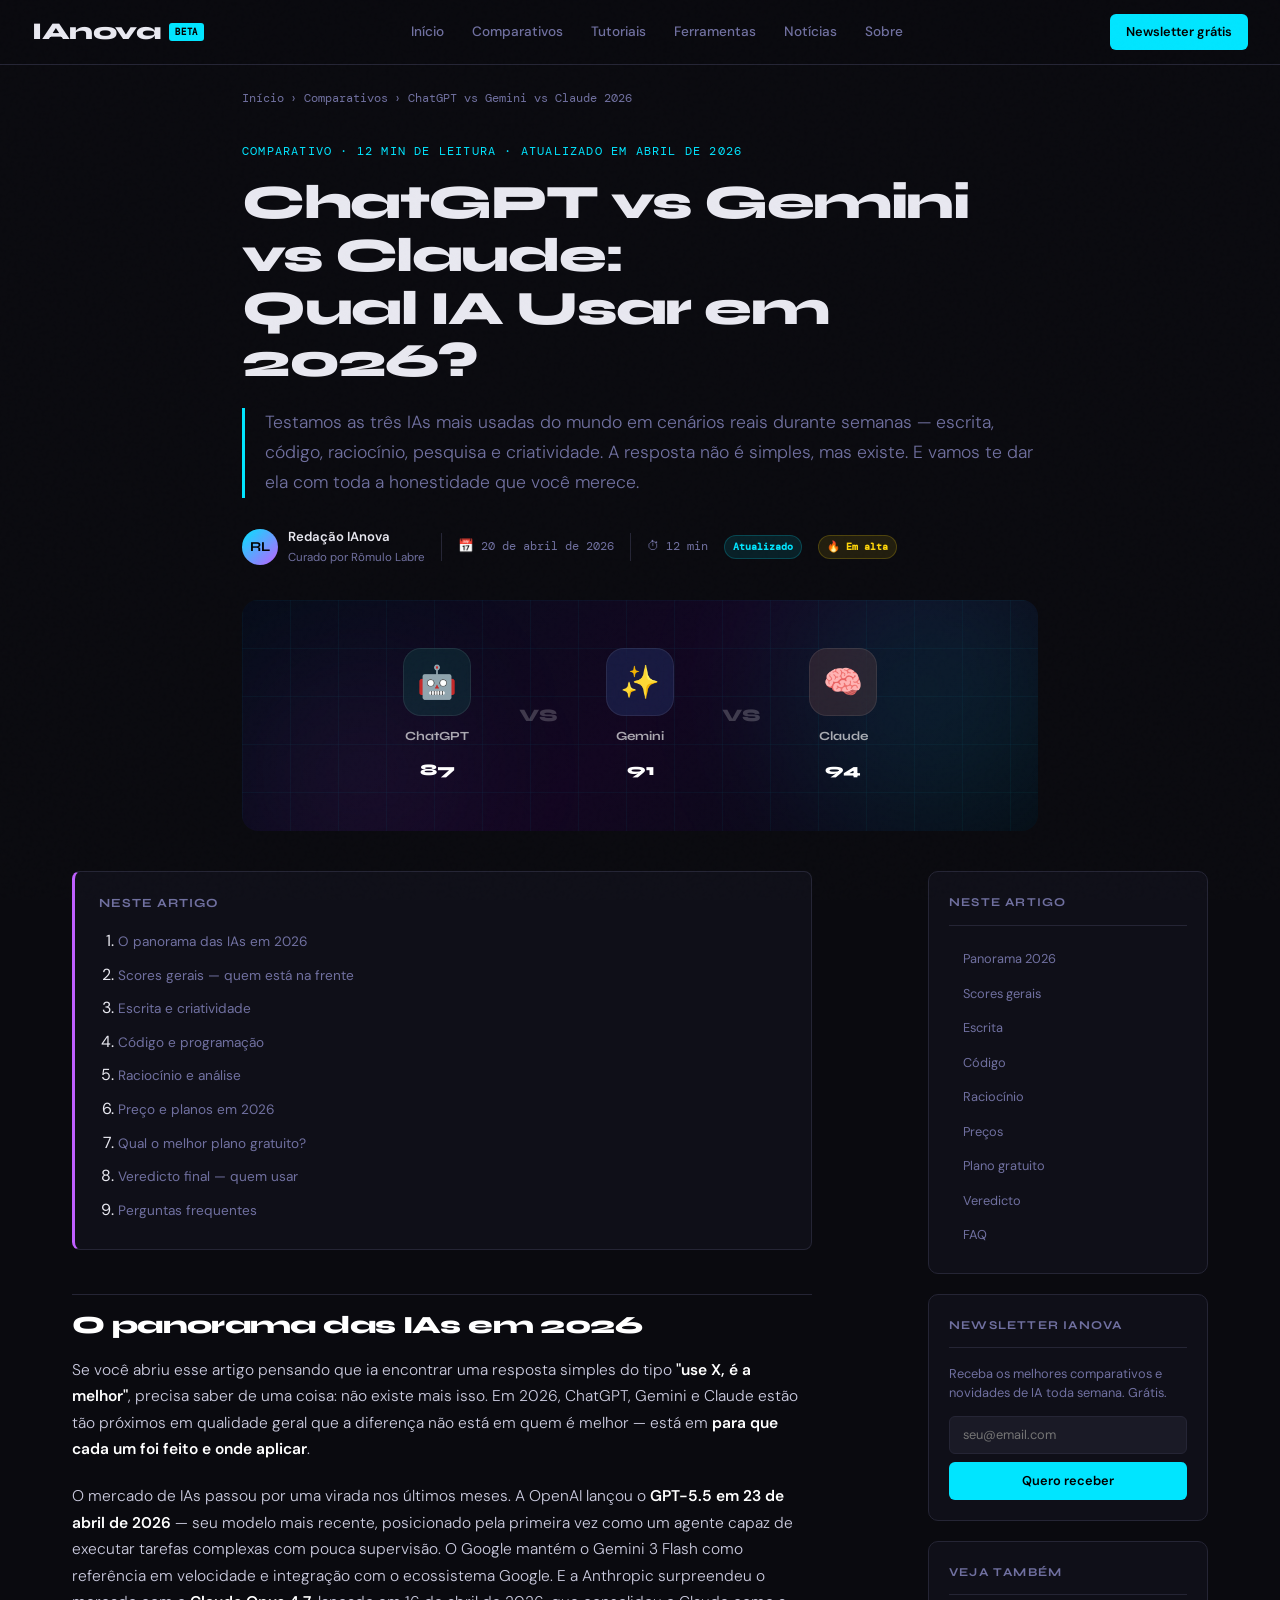
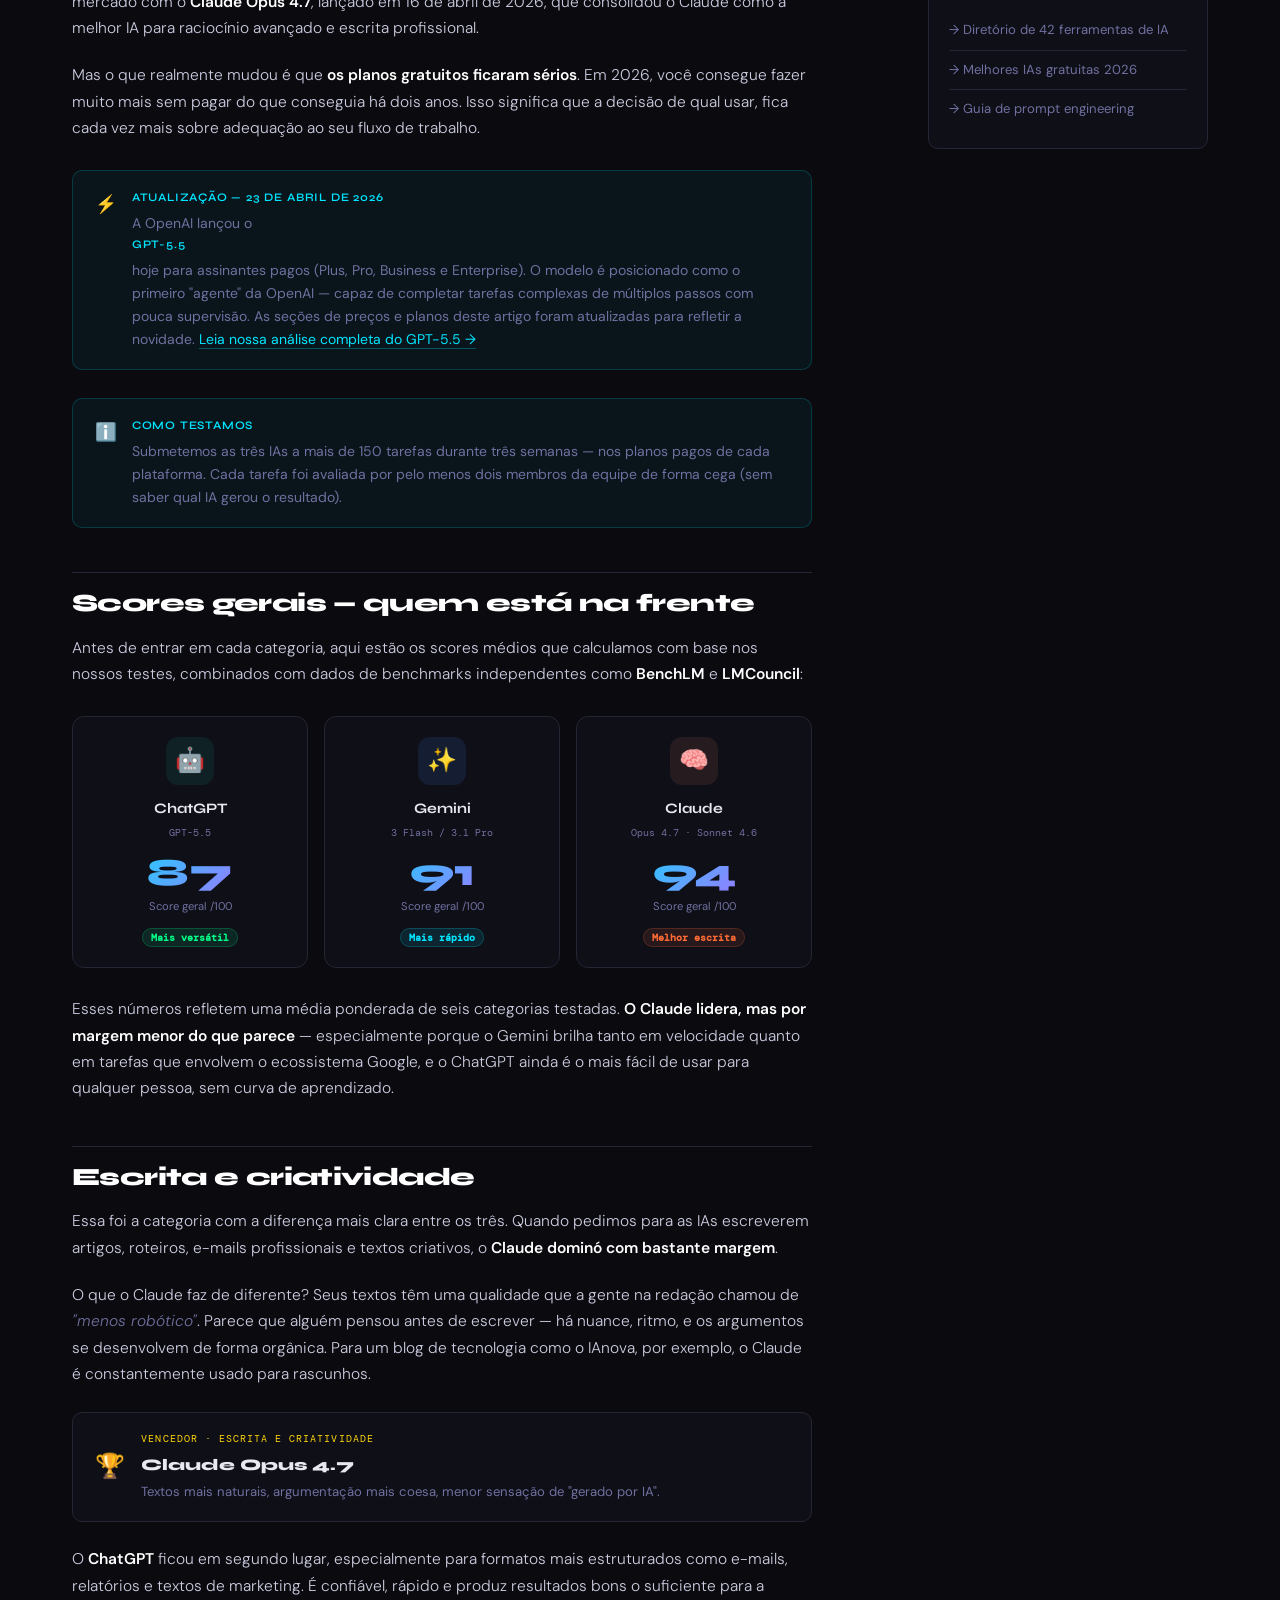
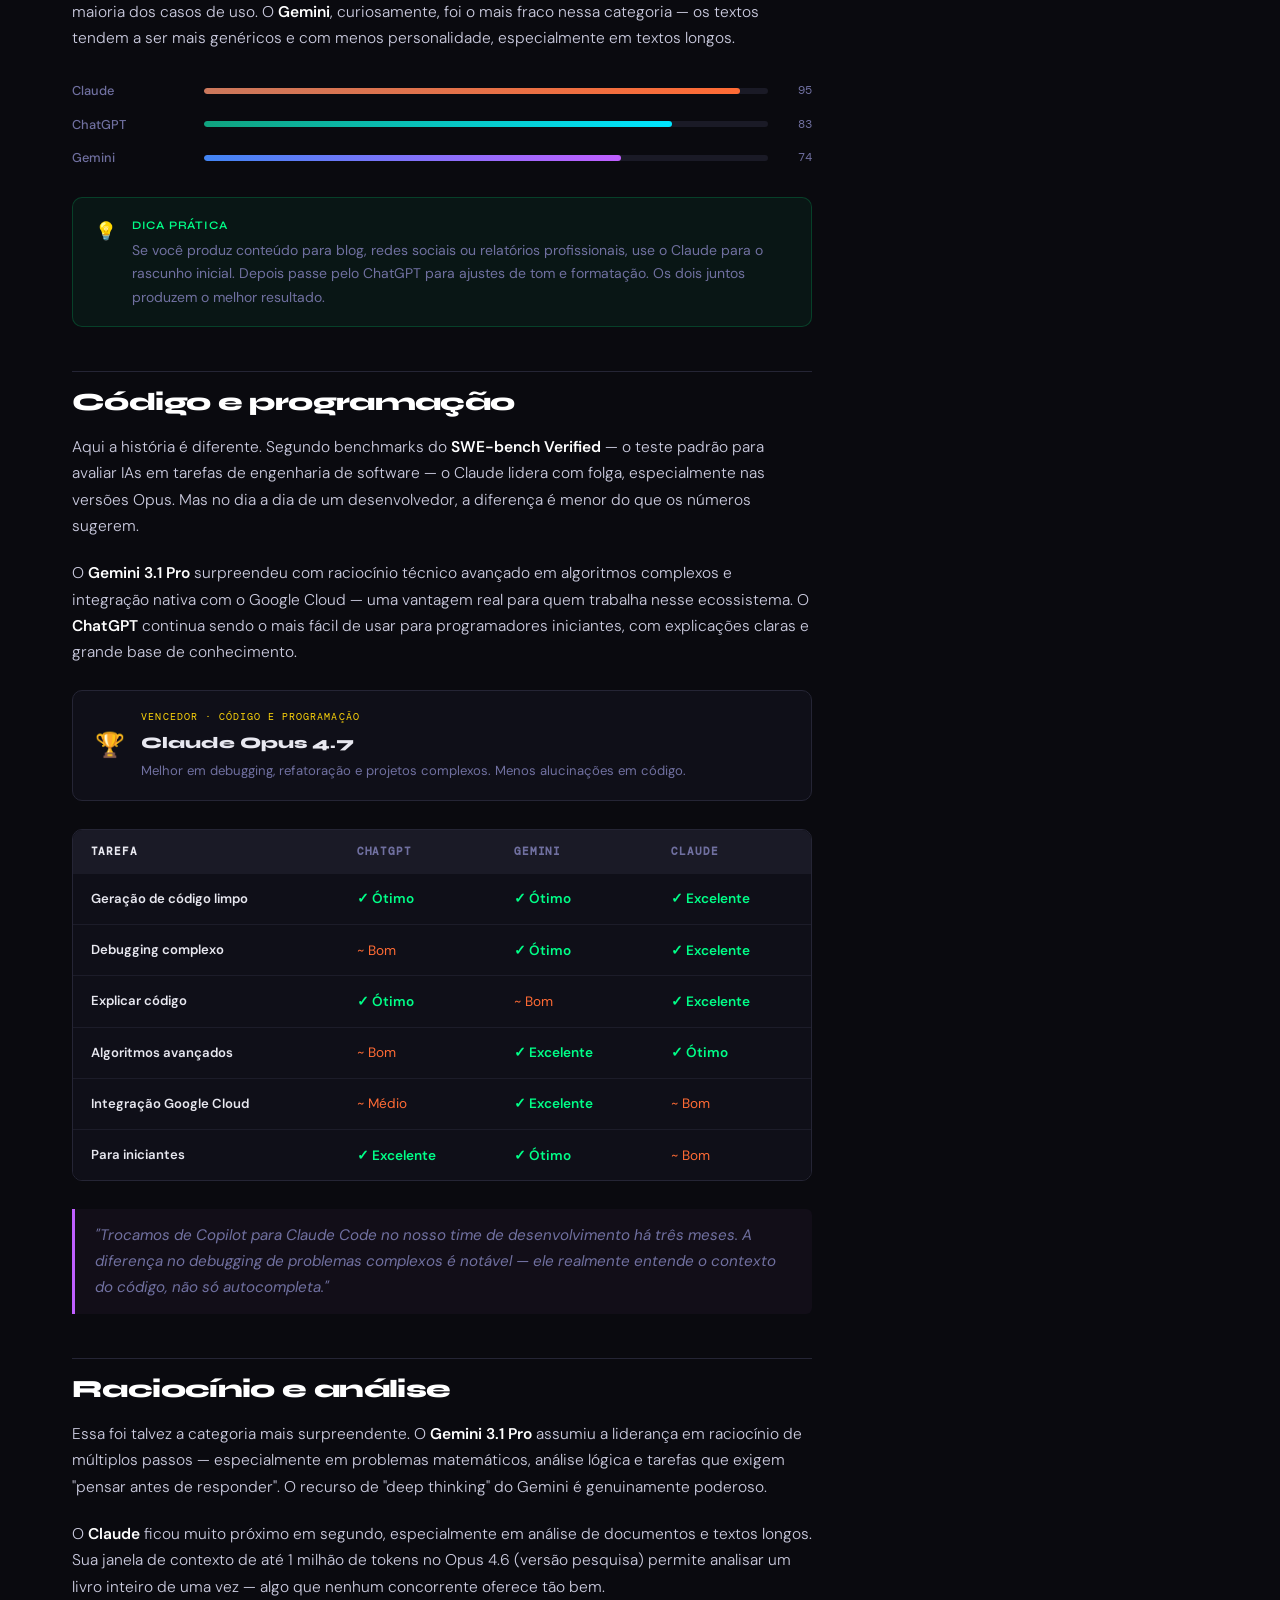
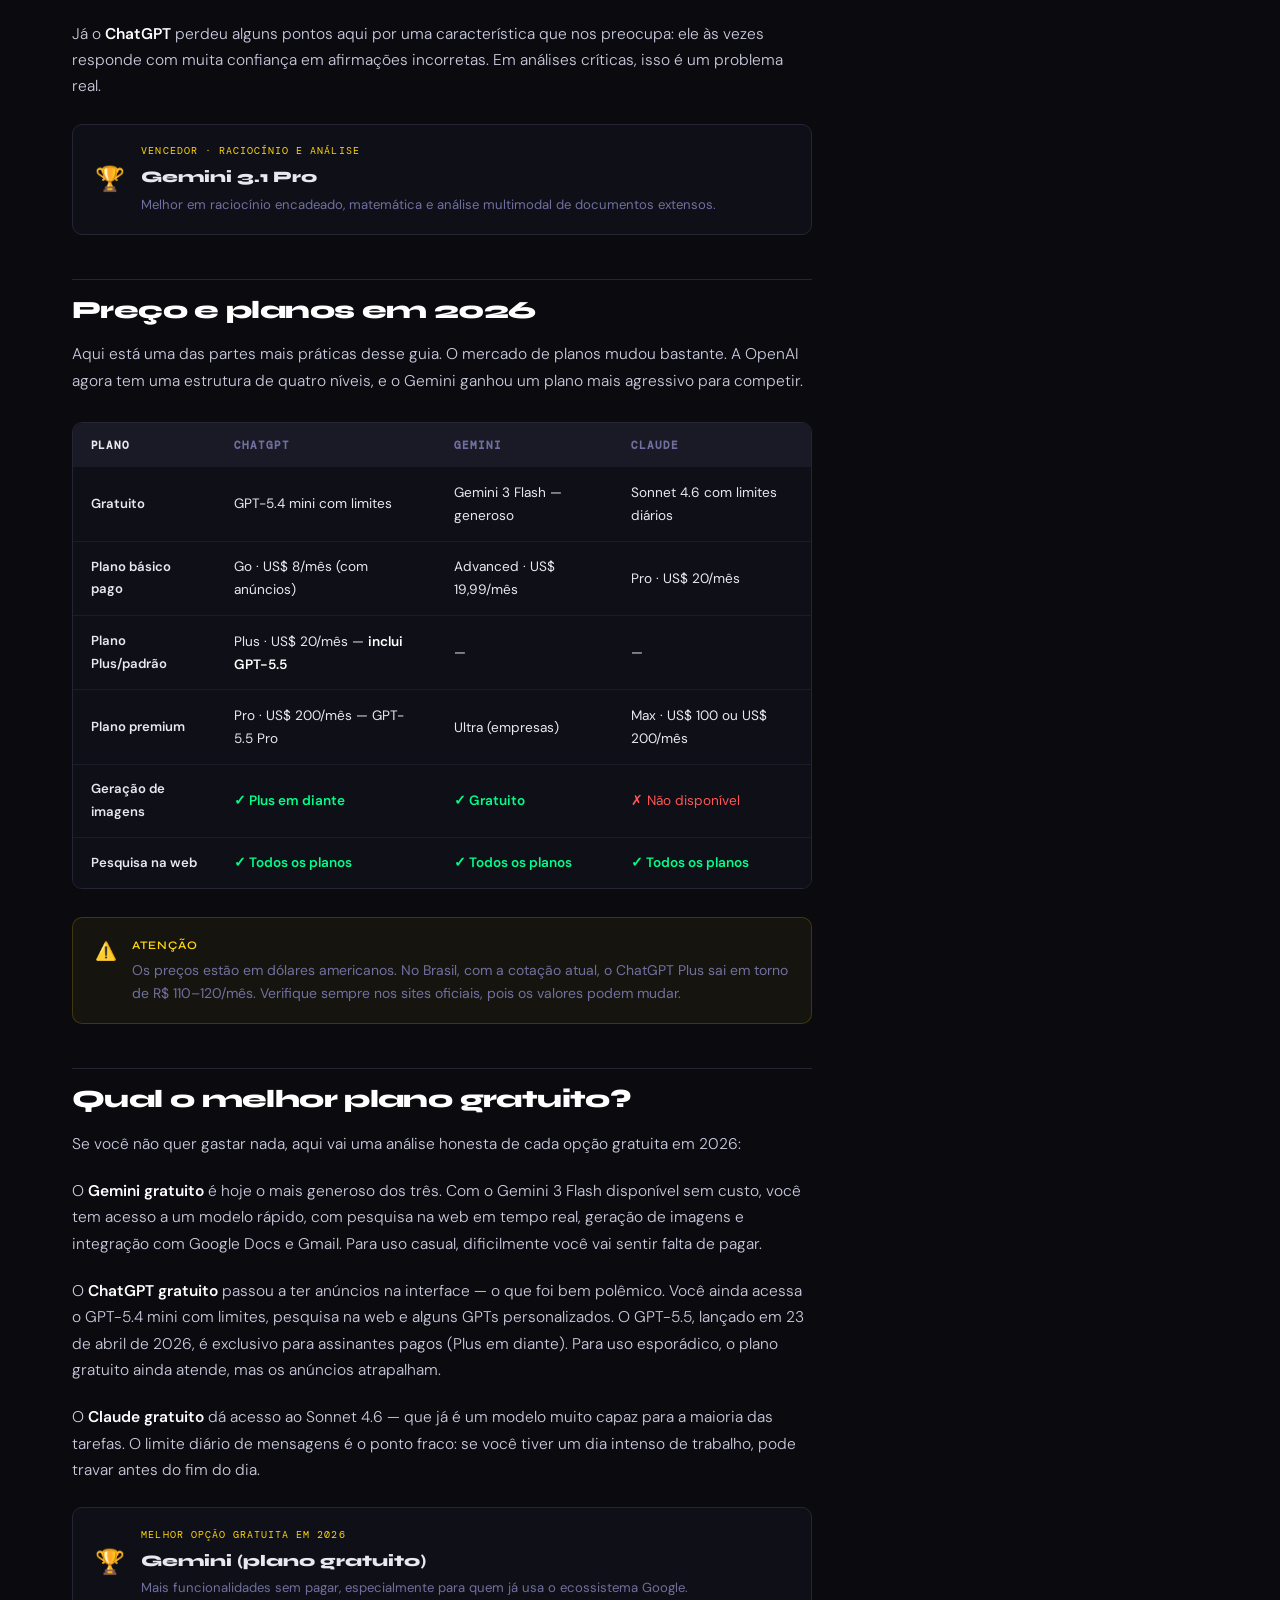
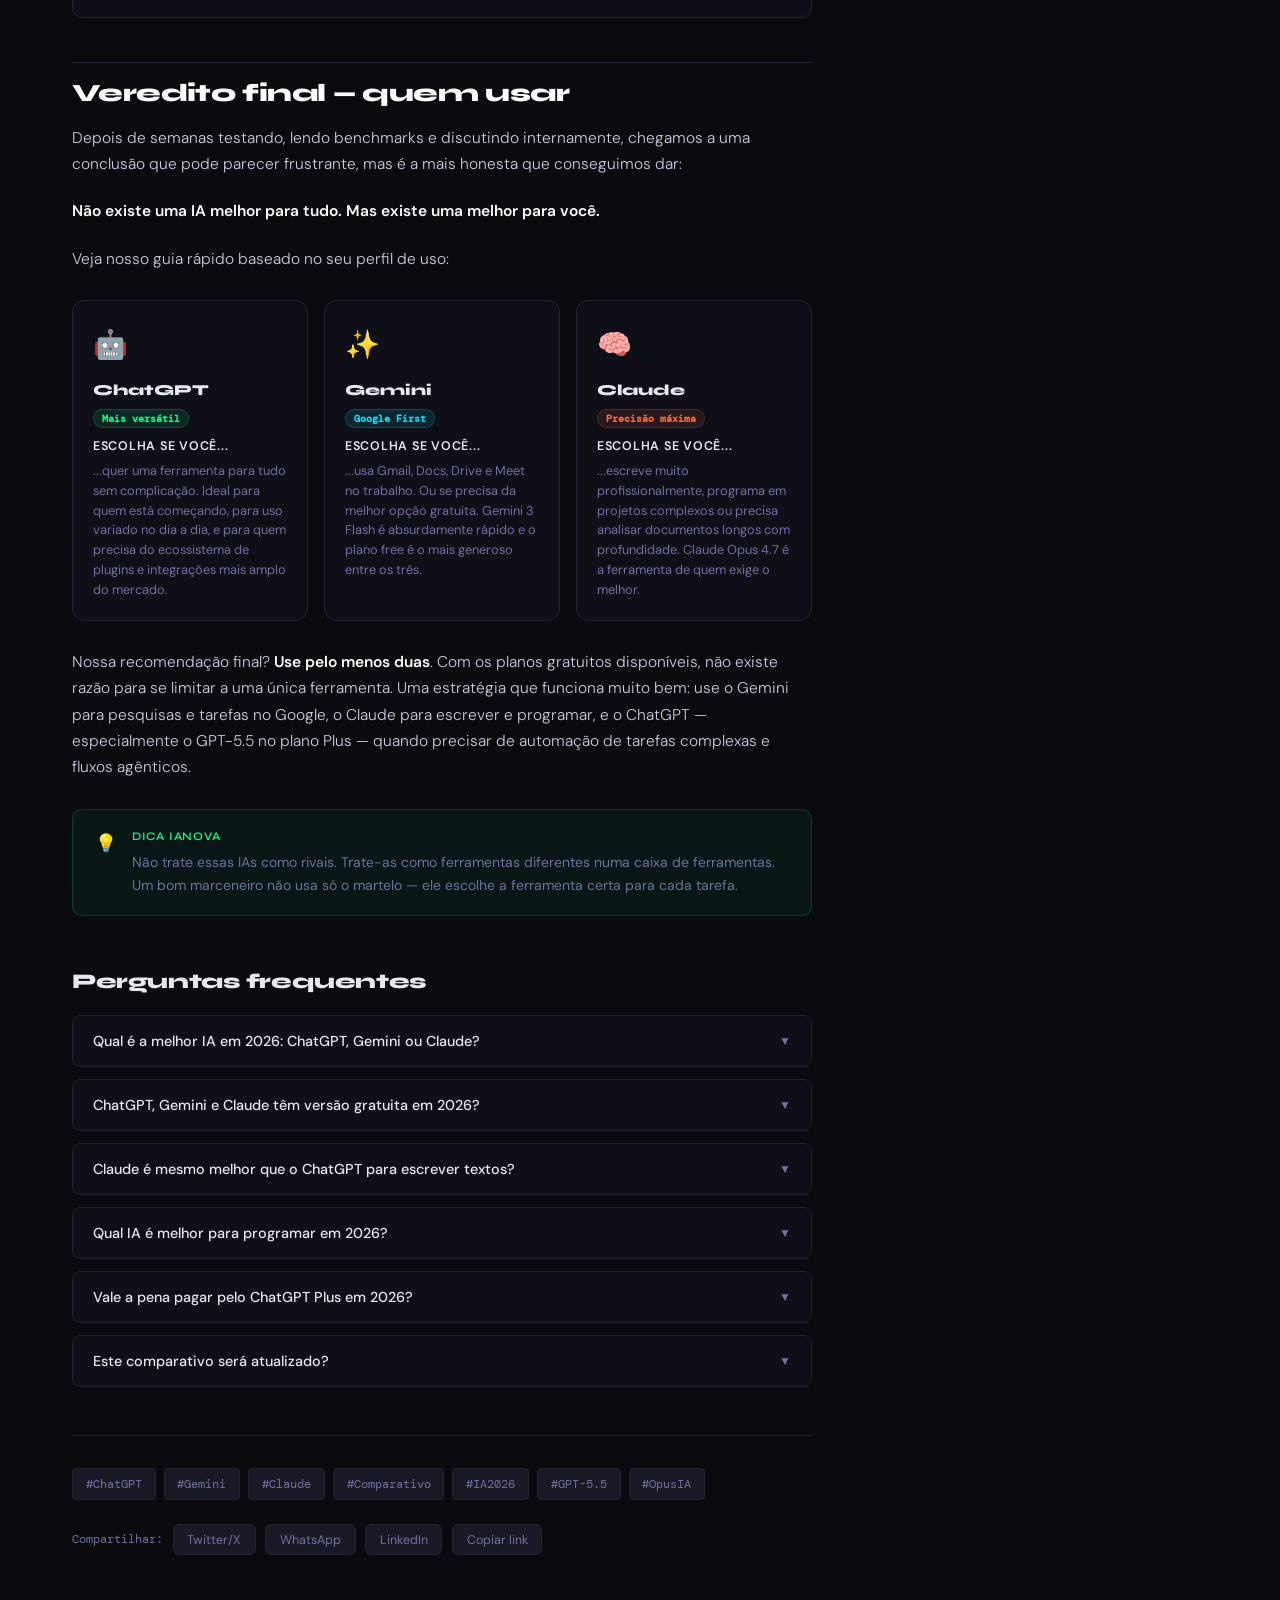
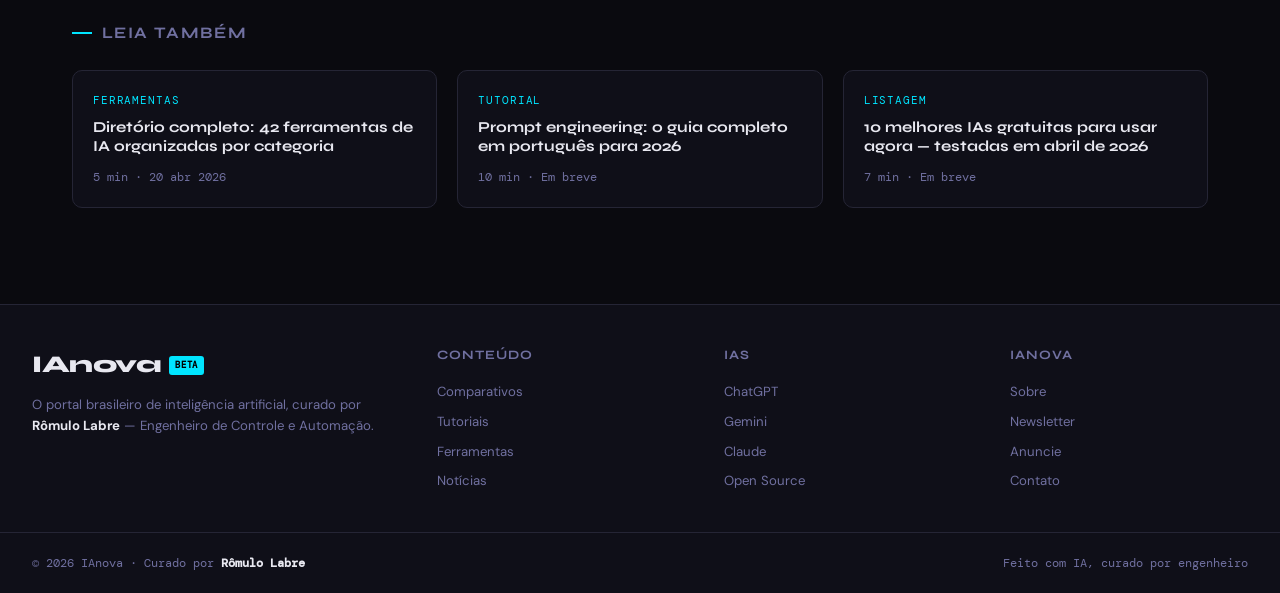
<file: chatgpt-vs-gemini-vs-claude-2026.html>
<!DOCTYPE html>
<html lang="pt-BR">
<head>
  <!-- Google tag (gtag.js) -->
<script async src="https://www.googletagmanager.com/gtag/js?id=G-01B01RZD96"></script>
<script>
  window.dataLayer = window.dataLayer || [];
  function gtag(){dataLayer.push(arguments);}
  gtag('js', new Date());
  gtag('config', 'G-01B01RZD96');
</script>
  <meta charset="UTF-8" />
  <meta name="viewport" content="width=device-width, initial-scale=1.0" />

  <!-- ═══ SEO ═══ -->
  <title>ChatGPT vs Gemini vs Claude: Qual IA Usar em 2026? — IAnova</title>
  <meta name="description" content="Comparamos ChatGPT, Gemini e Claude em tarefas reais: escrita, código, raciocínio, preço e facilidade de uso. Descubra qual IA vale mais a pena em abril de 2026." />
  <meta name="keywords" content="ChatGPT vs Gemini vs Claude, melhor IA 2026, comparativo inteligência artificial, ChatGPT ou Claude, Gemini 3 Flash, Claude Opus 4.7, GPT-5.5, qual IA usar, IA gratuita 2026" />
  <meta name="author" content="Redação IAnova" />
  <meta name="robots" content="index, follow, max-snippet:-1, max-image-preview:large, max-video-preview:-1" />
  <link rel="canonical" href="https://ianova.ia.br/chatgpt-vs-gemini-vs-claude-2026.html" />

  <!-- Open Graph -->
  <meta property="og:type" content="article" />
  <meta property="og:site_name" content="IAnova" />
  <meta property="og:title" content="ChatGPT vs Gemini vs Claude: Qual IA Usar em 2026?" />
  <meta property="og:description" content="Testamos as três maiores IAs em tarefas reais. Veja qual vence em escrita, código, raciocínio e custo-benefício." />
  <meta property="og:url" content="https://ianova.ia.br/chatgpt-vs-gemini-vs-claude-2026.html" />
  <meta property="og:image" content="https://ianova.ia.br/assets/og-comparativo-2026.png" />
  <meta property="og:locale" content="pt_BR" />
  <meta property="article:published_time" content="2026-04-20T09:00:00-03:00" />
  <meta property="article:modified_time" content="2026-04-20T09:00:00-03:00" />
  <meta property="article:section" content="Comparativos" />
  <meta property="article:tag" content="ChatGPT" />
  <meta property="article:tag" content="Gemini" />
  <meta property="article:tag" content="Claude" />

  <!-- Twitter -->
  <meta name="twitter:card" content="summary_large_image" />
  <meta name="twitter:site" content="@ianova" />
  <meta name="twitter:title" content="ChatGPT vs Gemini vs Claude: Qual IA Usar em 2026?" />
  <meta name="twitter:description" content="Comparativo completo com testes reais. Veja qual IA vence em cada categoria." />
  <meta name="twitter:image" content="https://ianova.ia.br/assets/og-comparativo-2026.png" />

  <!-- Schema: Article -->
  <script type="application/ld+json">
  {
    "@context": "https://schema.org",
    "@type": "Article",
    "headline": "ChatGPT vs Gemini vs Claude: Qual IA Usar em 2026?",
    "description": "Comparamos ChatGPT, Gemini e Claude em tarefas reais: escrita, código, raciocínio, preço e facilidade de uso.",
    "image": "https://ianova.ia.br/assets/og-comparativo-2026.png",
    "author": { "@type": "Organization", "name": "Redação IAnova", "url": "https://ianova.ia.br" },
    "publisher": { "@type": "Organization", "name": "IAnova", "url": "https://ianova.ia.br" },
    "datePublished": "2026-04-20T09:00:00-03:00",
    "dateModified": "2026-04-20T09:00:00-03:00",
    "mainEntityOfPage": { "@type": "WebPage", "@id": "https://ianova.ia.br/chatgpt-vs-gemini-vs-claude-2026.html" },
    "articleSection": "Comparativos",
    "inLanguage": "pt-BR",
    "timeRequired": "PT12M"
  }
  </script>

  <!-- Schema: FAQ -->
  <script type="application/ld+json">
  {
    "@context": "https://schema.org",
    "@type": "FAQPage",
    "mainEntity": [
      {
        "@type": "Question",
        "name": "Qual é a melhor IA em 2026: ChatGPT, Gemini ou Claude?",
        "acceptedAnswer": { "@type": "Answer", "text": "Depende da tarefa. Claude Opus 4.7 lidera em escrita e raciocínio complexo. Gemini 3 Flash é o mais rápido e integrado ao Google. ChatGPT é o mais versátil e fácil de usar no dia a dia." }
      },
      {
        "@type": "Question",
        "name": "ChatGPT, Gemini e Claude têm versão gratuita?",
        "acceptedAnswer": { "@type": "Answer", "text": "Sim, os três oferecem planos gratuitos. O Gemini tem o plano gratuito mais generoso. O ChatGPT gratuito usa GPT-5.4 mini com limites. O Claude oferece acesso ao modelo Sonnet gratuitamente com restrições diárias." }
      },
      {
        "@type": "Question",
        "name": "Claude é melhor que o ChatGPT para escrever textos?",
        "acceptedAnswer": { "@type": "Answer", "text": "Na maioria dos testes independentes de 2026, o Claude produz textos mais naturais, coerentes e com menos cara de IA. Para redação profissional e documentos longos, o Claude tem vantagem clara." }
      },
      {
        "@type": "Question",
        "name": "Qual IA é melhor para programar em 2026?",
        "acceptedAnswer": { "@type": "Answer", "text": "Claude Opus 4.7 lidera benchmarks de código como SWE-bench. Para desenvolvimento no dia a dia, Cursor (baseado em Claude) e GitHub Copilot são as ferramentas mais usadas por desenvolvedores." }
      },
      {
        "@type": "Question",
        "name": "Vale a pena pagar pelo ChatGPT Plus em 2026?",
        "acceptedAnswer": { "@type": "Answer", "text": "Se você usa IA diariamente para trabalho, sim. O plano Plus custa US$ 20/mês e dá acesso ao GPT-5.5 — o modelo mais recente da OpenAI, lançado em abril de 2026 com foco em tarefas agênticas — geração de imagens, memória e sem anúncios. Para uso casual, o plano gratuito é suficiente." }
      }
    ]
  }
  </script>

  <!-- Schema: Breadcrumb -->
  <script type="application/ld+json">
  {
    "@context": "https://schema.org",
    "@type": "BreadcrumbList",
    "itemListElement": [
      { "@type": "ListItem", "position": 1, "name": "Início", "item": "https://ianova.ia.br/" },
      { "@type": "ListItem", "position": 2, "name": "Comparativos", "item": "https://ianova.ia.br/chatgpt-vs-gemini-vs-claude-2026.html" },
      { "@type": "ListItem", "position": 3, "name": "ChatGPT vs Gemini vs Claude 2026", "item": "https://ianova.ia.br/chatgpt-vs-gemini-vs-claude-2026.html" }
    ]
  }
  </script>

  <!-- ═══ CSS GLOBAL ═══ -->
  <link rel="stylesheet" href="style.css" />

  <link rel="preconnect" href="https://fonts.googleapis.com" />
  <link rel="preconnect" href="https://fonts.gstatic.com" crossorigin />
  <link href="https://fonts.googleapis.com/css2?family=Syne:wght@400;600;700;800&family=DM+Sans:ital,wght@0,300;0,400;0,500;1,300&family=DM+Mono:wght@400;500&display=swap" rel="stylesheet" />

  <style>
    /* ═══ CSS ESPECÍFICO DESTA PÁGINA ═══
       CSS global em style.css
    ═══════════════════════════════════ */
    *, *::before, *::after { box-sizing: border-box; margin: 0; padding: 0; }
    :root {
      --bg: #0a0a0f; --bg2: #0f0f18; --bg3: #16161f;
      --surface: #1a1a26; --border: #252535;
      --text: #e8e8f0; --muted: #7070a0;
      --accent: #00e5ff; --accent2: #bf5fff; --accent3: #ff6b35;
      --green: #00ff88; --yellow: #ffd60a;
      --fhead: 'Syne', sans-serif;
      --fbody: 'DM Sans', sans-serif;
      --fmono: 'DM Mono', monospace;
    }
    html { scroll-behavior: smooth; }
    body {
      background: var(--bg); color: var(--text);
      font-family: var(--fbody); font-size: 16px;
      line-height: 1.7; overflow-x: hidden;
    }
    body::before {
      content: ''; position: fixed; inset: 0;
      background-image: url("data:image/svg+xml,%3Csvg viewBox='0 0 256 256' xmlns='http://www.w3.org/2000/svg'%3E%3Cfilter id='n'%3E%3CfeTurbulence type='fractalNoise' baseFrequency='0.9' numOctaves='4' stitchTiles='stitch'/%3E%3C/filter%3E%3Crect width='100%25' height='100%25' filter='url(%23n)' opacity='0.04'/%3E%3C/svg%3E");
      pointer-events: none; z-index: 9999; opacity: .4;
    }
    ::-webkit-scrollbar { width: 4px; }
    ::-webkit-scrollbar-track { background: var(--bg); }
    ::-webkit-scrollbar-thumb { background: var(--accent); border-radius: 2px; }

    /* Progress bar */
    #progress {
      position: fixed; top: 0; left: 0; z-index: 9998;
      height: 2px; width: 0%;
      background: linear-gradient(90deg, var(--accent), var(--accent2));
      transition: width .1s linear;
    }

    /* Header */
    header {
      position: sticky; top: 0; z-index: 100;
      background: rgba(10,10,15,.88); backdrop-filter: blur(20px);
      border-bottom: 1px solid var(--border);
    }
    .header-inner {
      max-width: 1280px; margin: 0 auto; padding: 0 2rem;
      display: flex; align-items: center; justify-content: space-between;
      height: 64px;
    }
    .logo {
      font-family: var(--fhead); font-size: 1.5rem; font-weight: 800;
      color: var(--text); text-decoration: none;
      display: flex; align-items: center; gap: .5rem; letter-spacing: -.02em;
    }
    .logo-badge {
      background: var(--accent); color: #000;
      font-size: .55rem; font-weight: 700; padding: 2px 6px;
      border-radius: 3px; font-family: var(--fmono);
    }
    nav { display: flex; gap: .25rem; }
    nav a {
      color: var(--muted); text-decoration: none; font-size: .85rem;
      font-weight: 500; padding: .4rem .75rem; border-radius: 6px;
      transition: color .2s, background .2s;
    }
    nav a:hover { color: var(--text); background: var(--surface); }
    .header-cta {
      background: var(--accent); color: #000; border: none;
      font-family: var(--fbody); font-size: .8rem; font-weight: 600;
      padding: .45rem 1rem; border-radius: 6px; cursor: pointer;
      text-decoration: none; transition: opacity .2s;
    }
    .header-cta:hover { opacity: .85; }
    .menu-toggle {
      display: none; flex-direction: column; gap: 5px;
      background: none; border: none; cursor: pointer; padding: .4rem;
    }
    .menu-toggle span { display: block; width: 22px; height: 2px; background: var(--text); border-radius: 2px; }
    .mobile-nav {
      display: none; flex-direction: column;
      position: fixed; top: 64px; left: 0; right: 0; z-index: 200;
      background: var(--bg2); border-bottom: 1px solid var(--border);
      padding: .75rem 1.25rem; box-shadow: 0 8px 32px rgba(0,0,0,.5);
    }
    .mobile-nav a {
      color: var(--muted); text-decoration: none; font-size: .95rem; font-weight: 500;
      padding: .65rem 0; border-bottom: 1px solid var(--border); transition: color .2s;
    }
    .mobile-nav a:last-child { border-bottom: none; }
    .mobile-nav a:hover { color: var(--accent); }
    .mobile-nav.open { display: flex; }
    .nav-backdrop {
      display: none; position: fixed; inset: 0; top: 64px;
      z-index: 199; background: rgba(0,0,0,.4);
    }
    .nav-backdrop.open { display: block; }

    /* Breadcrumb */
    .breadcrumb {
      max-width: 860px; margin: 0 auto;
      padding: 1.5rem 2rem .5rem;
      font-family: var(--fmono); font-size: .72rem; color: var(--muted);
      display: flex; align-items: center; gap: .4rem; flex-wrap: wrap;
    }
    .breadcrumb a { color: var(--muted); text-decoration: none; }
    .breadcrumb a:hover { color: var(--accent); }

    /* Article header */
    .article-header {
      max-width: 860px; margin: 0 auto;
      padding: 1.5rem 2rem 2rem;
    }
    .article-category {
      font-family: var(--fmono); font-size: .75rem;
      color: var(--accent); text-transform: uppercase; letter-spacing: .1em;
      margin-bottom: 1rem;
    }
    .article-title {
      font-family: var(--fhead);
      font-size: clamp(1.8rem, 4.5vw, 3rem);
      font-weight: 800; line-height: 1.1;
      letter-spacing: -.03em; margin-bottom: 1.25rem;
    }
    .article-lead {
      font-size: 1.1rem; color: var(--muted); font-weight: 300;
      line-height: 1.7; margin-bottom: 1.75rem;
      border-left: 3px solid var(--accent);
      padding-left: 1.25rem;
    }
    .article-meta {
      display: flex; align-items: center; gap: 1rem; flex-wrap: wrap;
    }
    .author { display: flex; align-items: center; gap: .6rem; }
    .author-avatar {
      width: 36px; height: 36px; border-radius: 50%;
      background: linear-gradient(135deg, var(--accent), var(--accent2));
      display: flex; align-items: center; justify-content: center;
      font-size: .85rem; font-weight: 700; color: #000;
      font-family: var(--fhead); flex-shrink: 0;
    }
    .author-name { font-size: .82rem; font-weight: 600; }
    .author-role { font-size: .72rem; color: var(--muted); }
    .meta-divider { width: 1px; height: 28px; background: var(--border); }
    .meta-item { font-size: .78rem; color: var(--muted); font-family: var(--fmono); }
    .badge {
      font-size: .65rem; font-family: var(--fmono); font-weight: 600;
      padding: 2px 8px; border-radius: 100px;
    }
    .badge-blue { background: rgba(0,229,255,.1); color: var(--accent); border: 1px solid rgba(0,229,255,.2); }
    .badge-green { background: rgba(0,255,136,.1); color: var(--green); border: 1px solid rgba(0,255,136,.2); }
    .badge-orange { background: rgba(255,107,53,.1); color: var(--accent3); border: 1px solid rgba(255,107,53,.2); }
    .badge-yellow { background: rgba(255,214,10,.1); color: var(--yellow); border: 1px solid rgba(255,214,10,.2); }

    /* Hero visual */
    .article-hero {
      max-width: 860px; margin: 0 auto 2.5rem;
      padding: 0 2rem;
    }
    .hero-visual {
      border-radius: 16px; overflow: hidden;
      background: linear-gradient(135deg, #060d1a 0%, #120620 50%, #060a12 100%);
      padding: 3rem 2rem; position: relative;
      display: flex; align-items: center; justify-content: center;
      gap: clamp(1rem, 4vw, 3rem);
    }
    .hero-visual .grid-bg {
      position: absolute; inset: 0;
      background-image:
        linear-gradient(rgba(0,229,255,.04) 1px, transparent 1px),
        linear-gradient(90deg, rgba(0,229,255,.04) 1px, transparent 1px);
      background-size: 48px 48px;
    }
    .hero-visual .orb {
      position: absolute; border-radius: 50%; filter: blur(70px);
    }
    .orb-1 { width: 300px; height: 300px; background: rgba(0,229,255,.09); top: -60px; right: -40px; }
    .orb-2 { width: 200px; height: 200px; background: rgba(191,95,255,.07); bottom: -40px; left: 20px; }
    .ai-pill {
      position: relative; z-index: 1;
      display: flex; flex-direction: column; align-items: center; gap: .6rem;
    }
    .ai-pill-icon {
      width: 68px; height: 68px; border-radius: 18px;
      display: flex; align-items: center; justify-content: center;
      font-size: 2rem; border: 1px solid rgba(255,255,255,.08);
      backdrop-filter: blur(10px);
    }
    .ai-pill-name {
      font-family: var(--fhead); font-size: .78rem; font-weight: 700;
      color: rgba(255,255,255,.65); text-align: center;
    }
    .ai-pill-score {
      font-family: var(--fhead); font-size: 1rem; font-weight: 800;
      color: #fff;
    }
    .vs-text {
      position: relative; z-index: 1;
      font-family: var(--fhead); font-size: 1.1rem; font-weight: 800;
      color: rgba(255,255,255,.2);
    }

    /* Article layout */
    .article-layout {
      max-width: 1200px; margin: 0 auto;
      padding: 0 2rem 4rem;
      display: grid; grid-template-columns: 1fr 280px;
      gap: 3.5rem; align-items: start;
    }
    .article-body { max-width: 740px; overflow-wrap: break-word; word-break: break-word; }

    /* TOC */
    .toc {
      background: var(--bg2); border: 1px solid var(--border);
      border-left: 3px solid var(--accent2);
      border-radius: 8px; padding: 1.25rem 1.5rem;
      margin-bottom: 2.5rem;
    }
    .toc-title {
      font-family: var(--fhead); font-size: .78rem; font-weight: 700;
      text-transform: uppercase; letter-spacing: .08em;
      color: var(--muted); margin-bottom: .85rem;
    }
    .toc ol { padding-left: 1.2rem; }
    .toc li { margin-bottom: .4rem; }
    .toc a { color: var(--muted); text-decoration: none; font-size: .85rem; transition: color .2s; }
    .toc a:hover { color: var(--accent); }

    /* Prose */
    .prose h2 {
      font-family: var(--fhead); font-size: 1.55rem; font-weight: 800;
      letter-spacing: -.025em; margin: 2.75rem 0 1rem;
      color: #fff; line-height: 1.2;
      padding-top: 1rem; border-top: 1px solid var(--border);
    }
    .prose h3 {
      font-family: var(--fhead); font-size: 1.1rem; font-weight: 700;
      margin: 2rem 0 .7rem; color: var(--text);
    }
    .prose p { margin-bottom: 1.3rem; color: #cccce0; font-weight: 300; font-size: .97rem; }
    .prose strong { font-weight: 600; color: #fff; }
    .prose em { font-style: italic; color: var(--muted); }
    .prose a { color: var(--accent); text-decoration: none; border-bottom: 1px solid rgba(0,229,255,.3); }
    .prose a:hover { border-color: var(--accent); }
    .prose ul, .prose ol { padding-left: 1.5rem; margin-bottom: 1.3rem; }
    .prose li { margin-bottom: .5rem; color: #cccce0; font-weight: 300; font-size: .97rem; }
    .prose blockquote {
      border-left: 3px solid var(--accent2); margin: 1.75rem 0;
      padding: .85rem 1.25rem;
      background: rgba(191,95,255,.04); border-radius: 0 6px 6px 0;
      font-style: italic; color: var(--muted); font-size: .95rem;
    }

    /* Callouts */
    .callout {
      border-radius: 10px; padding: 1.1rem 1.4rem;
      margin: 1.75rem 0; display: flex; gap: .9rem; align-items: flex-start;
    }
    .callout-info { background: rgba(0,229,255,.05); border: 1px solid rgba(0,229,255,.18); }
    .callout-tip { background: rgba(0,255,136,.05); border: 1px solid rgba(0,255,136,.18); }
    .callout-warn { background: rgba(255,214,10,.05); border: 1px solid rgba(255,214,10,.18); }
    .callout-icon { font-size: 1.1rem; flex-shrink: 0; margin-top: .1rem; }
    .callout-body { font-size: .875rem; line-height: 1.65; color: var(--muted); }
    .callout-body strong {
      display: block; font-family: var(--fhead); font-size: .72rem;
      text-transform: uppercase; letter-spacing: .07em; margin-bottom: .3rem;
    }
    .callout-info strong { color: var(--accent); }
    .callout-tip strong { color: var(--green); }
    .callout-warn strong { color: var(--yellow); }

    /* Score cards */
    .score-cards {
      display: grid; grid-template-columns: repeat(3,1fr);
      gap: 1rem; margin: 1.75rem 0;
    }
    .score-card {
      background: var(--bg2); border: 1px solid var(--border);
      border-radius: 12px; padding: 1.25rem; text-align: center;
      transition: border-color .2s, transform .2s;
    }
    .score-card:hover { border-color: rgba(0,229,255,.3); transform: translateY(-2px); }
    .score-card .sc-icon {
      width: 48px; height: 48px; border-radius: 12px;
      margin: 0 auto .75rem;
      display: flex; align-items: center; justify-content: center;
      font-size: 1.5rem;
    }
    .score-card .sc-name { font-family: var(--fhead); font-size: .9rem; font-weight: 700; margin-bottom: .2rem; }
    .score-card .sc-model { font-family: var(--fmono); font-size: .65rem; color: var(--muted); margin-bottom: .75rem; }
    .score-card .sc-score {
      font-family: var(--fhead); font-size: 2.4rem; font-weight: 800; line-height: 1;
      background: linear-gradient(135deg, var(--accent), var(--accent2));
      -webkit-background-clip: text; -webkit-text-fill-color: transparent;
      background-clip: text;
    }
    .score-card .sc-label { font-size: .7rem; color: var(--muted); margin-top: .3rem; }
    .score-card .sc-verdict { margin-top: .75rem; font-size: .7rem; font-family: var(--fmono); }

    /* Category winner box */
    .winner-box {
      background: var(--bg2); border: 1px solid var(--border);
      border-radius: 10px; padding: 1.1rem 1.4rem;
      margin: 1.5rem 0;
      display: flex; align-items: center; gap: 1rem;
    }
    .winner-box .wb-trophy { font-size: 1.5rem; flex-shrink: 0; }
    .winner-box .wb-label {
      font-family: var(--fmono); font-size: .65rem;
      text-transform: uppercase; letter-spacing: .1em;
      color: var(--yellow); margin-bottom: .2rem;
    }
    .winner-box .wb-name { font-family: var(--fhead); font-size: 1rem; font-weight: 800; }
    .winner-box .wb-reason { font-size: .82rem; color: var(--muted); margin-top: .2rem; }

    /* Comparison table */
    .comp-table-wrap { overflow-x: auto; margin: 1.75rem 0; border-radius: 10px; overflow: hidden; border: 1px solid var(--border); }
    .comp-table { width: 100%; border-collapse: collapse; min-width: 500px; }
    .comp-table th {
      background: var(--surface); padding: .8rem 1.1rem;
      font-family: var(--fmono); font-size: .68rem;
      text-transform: uppercase; letter-spacing: .08em;
      color: var(--muted); text-align: left;
    }
    .comp-table th:first-child { color: var(--text); }
    .comp-table td {
      padding: .85rem 1.1rem; font-size: .85rem;
      border-bottom: 1px solid rgba(37,37,53,.6);
      background: var(--bg2);
    }
    .comp-table tr:last-child td { border-bottom: none; }
    .comp-table tr:hover td { background: var(--bg3); }
    .comp-table .row-label { font-weight: 600; color: var(--text); font-size: .82rem; }
    .check { color: var(--green); font-weight: 600; }
    .cross { color: #ff5555; }
    .partial { color: var(--accent3); }

    /* Bar chart */
    .bar-chart { margin: 1.75rem 0; }
    .bar-row { display: flex; align-items: center; gap: .75rem; margin-bottom: .75rem; }
    .bar-label { font-size: .8rem; color: var(--muted); min-width: 120px; font-weight: 500; }
    .bar-track { flex: 1; height: 6px; background: var(--surface); border-radius: 3px; overflow: hidden; }
    .bar-fill { height: 100%; border-radius: 3px; transition: width 1s ease; }
    .bar-val { font-family: var(--fmono); font-size: .72rem; color: var(--muted); min-width: 32px; text-align: right; }

    /* Verdict final */
    .verdict-grid {
      display: grid; grid-template-columns: repeat(3, 1fr);
      gap: 1rem; margin: 1.75rem 0;
    }
    .verdict-card {
      background: var(--bg2); border: 1px solid var(--border);
      border-radius: 12px; padding: 1.25rem;
    }
    .verdict-card .vc-icon { font-size: 1.75rem; margin-bottom: .6rem; }
    .verdict-card .vc-name { font-family: var(--fhead); font-size: .95rem; font-weight: 800; margin-bottom: .35rem; }
    .verdict-card .vc-tag { font-family: var(--fmono); font-size: .65rem; margin-bottom: .6rem; }
    .verdict-card .vc-for { font-size: .8rem; color: var(--muted); line-height: 1.55; }
    .verdict-card .vc-for strong { color: var(--text); display: block; margin-bottom: .3rem; font-size: .78rem; text-transform: uppercase; letter-spacing: .06em; }

    /* FAQ */
    .faq { margin-top: 3rem; }
    .faq-title { font-family: var(--fhead); font-size: 1.3rem; font-weight: 800; letter-spacing: -.02em; margin-bottom: 1rem; }
    .faq-item { border: 1px solid var(--border); border-radius: 8px; overflow: hidden; margin-bottom: .75rem; }
    .faq-q {
      width: 100%; background: var(--bg2); border: none;
      padding: 1rem 1.25rem;
      display: flex; align-items: center; justify-content: space-between;
      font-family: var(--fbody); font-size: .9rem; font-weight: 500;
      color: var(--text); cursor: pointer; text-align: left;
      transition: background .2s;
    }
    .faq-q:hover { background: var(--bg3); }
    .faq-arrow { color: var(--muted); font-size: .75rem; transition: transform .25s; flex-shrink: 0; }
    .faq-item.open .faq-arrow { transform: rotate(180deg); }
    .faq-a {
      max-height: 0; overflow: hidden;
      transition: max-height .3s ease, padding .3s;
      background: var(--surface);
      font-size: .875rem; color: var(--muted); line-height: 1.7;
    }
    .faq-item.open .faq-a { max-height: 300px; padding: 1rem 1.25rem; }

    /* Article footer */
    .article-footer { margin-top: 3rem; padding-top: 2rem; border-top: 1px solid var(--border); }
    .af-tags { display: flex; gap: .5rem; flex-wrap: wrap; margin-bottom: 1.5rem; }
    .af-tag {
      background: var(--surface); color: var(--muted);
      font-size: .75rem; font-family: var(--fmono);
      padding: .3rem .8rem; border-radius: 4px;
      border: 1px solid var(--border);
      text-decoration: none; transition: all .2s;
    }
    .af-tag:hover { border-color: var(--accent); color: var(--accent); }
    .share-row { display: flex; align-items: center; gap: .6rem; flex-wrap: wrap; }
    .share-label { font-size: .78rem; color: var(--muted); font-family: var(--fmono); }
    .share-btn {
      background: var(--surface); border: 1px solid var(--border);
      color: var(--muted); font-size: .78rem;
      padding: .4rem .85rem; border-radius: 6px;
      cursor: pointer; font-family: var(--fbody);
      transition: all .2s;
    }
    .share-btn:hover { border-color: var(--accent); color: var(--accent); }

    /* Related */
    .related { max-width: 1200px; margin: 0 auto; padding: 0 2rem 4rem; }
    .related-title {
      font-family: var(--fhead); font-size: 1rem; font-weight: 700;
      color: var(--muted); text-transform: uppercase; letter-spacing: .1em;
      display: flex; align-items: center; gap: .6rem; margin-bottom: 1.5rem;
    }
    .related-title::before { content: ''; display: block; width: 20px; height: 2px; background: var(--accent); }
    .related-grid { display: grid; grid-template-columns: repeat(3,1fr); gap: 1.25rem; }
    .related-card {
      background: var(--bg2); border: 1px solid var(--border);
      border-radius: 10px; padding: 1.25rem;
      text-decoration: none; display: block;
      transition: all .2s;
    }
    .related-card:hover { border-color: rgba(0,229,255,.3); transform: translateY(-2px); }
    .rc-cat { font-family: var(--fmono); font-size: .68rem; color: var(--accent); text-transform: uppercase; letter-spacing: .08em; margin-bottom: .5rem; }
    .rc-title { font-family: var(--fhead); font-size: .95rem; font-weight: 700; color: var(--text); line-height: 1.3; margin-bottom: .6rem; }
    .rc-meta { font-size: .75rem; color: var(--muted); font-family: var(--fmono); }

    /* Sticky sidebar */
    .sticky-sidebar { position: sticky; top: 80px; }
    .sidebar-widget { background: var(--bg2); border: 1px solid var(--border); border-radius: 10px; padding: 1.25rem; margin-bottom: 1.25rem; }
    .widget-title { font-family: var(--fhead); font-size: .75rem; font-weight: 700; color: var(--muted); text-transform: uppercase; letter-spacing: .1em; margin-bottom: 1rem; padding-bottom: .75rem; border-bottom: 1px solid var(--border); }
    .toc-sidebar a { display: block; padding: .4rem 0; color: var(--muted); text-decoration: none; font-size: .8rem; border-left: 2px solid transparent; padding-left: .75rem; transition: all .2s; }
    .toc-sidebar a:hover, .toc-sidebar a.active { color: var(--accent); border-left-color: var(--accent); }

    /* Footer */
    footer { border-top: 1px solid var(--border); background: var(--bg2); }
    .footer-inner { max-width: 1280px; margin: 0 auto; padding: 2.5rem 2rem 2rem; display: grid; grid-template-columns: 1.5fr 1fr 1fr 1fr; gap: 3rem; }
    .footer-brand p { font-size: .825rem; color: var(--muted); line-height: 1.6; margin-top: .5rem; }
    .footer-col h4 { font-family: var(--fhead); font-size: .8rem; font-weight: 700; text-transform: uppercase; letter-spacing: .08em; color: var(--muted); margin-bottom: .9rem; }
    .footer-col a { display: block; color: var(--muted); text-decoration: none; font-size: .825rem; margin-bottom: .45rem; transition: color .2s; }
    .footer-col a:hover { color: var(--accent); }
    .footer-bottom { max-width: 1280px; margin: 0 auto; padding: 1.25rem 2rem; border-top: 1px solid var(--border); display: flex; align-items: center; justify-content: space-between; font-size: .75rem; color: var(--muted); font-family: var(--fmono); }

    /* Responsive */
    @media (max-width: 900px) {
      .article-layout { grid-template-columns: 1fr; }
      .sticky-sidebar { display: none; }
      .score-cards { grid-template-columns: 1fr 1fr; }
      .verdict-grid { grid-template-columns: 1fr; }
      .related-grid { grid-template-columns: 1fr 1fr; }
      .footer-inner { grid-template-columns: 1fr 1fr; }
      nav { display: none; }
      .menu-toggle { display: flex; }
      .header-cta { display: none; }
    }
    @media (max-width: 600px) {
      .score-cards { grid-template-columns: 1fr; }
      .related-grid { grid-template-columns: 1fr; }
      .footer-inner { grid-template-columns: 1fr; gap: 1.5rem; padding: 2rem 1rem 1rem; }
      .footer-bottom { flex-direction: column; gap: .5rem; text-align: center; padding: 1rem; }
      .article-header, .article-hero, .breadcrumb { padding-left: 1rem; padding-right: 1rem; }
      .article-layout { padding: 0 1rem 3rem; }
      .article-title { font-size: 1.8rem; letter-spacing: -.02em; }
      .hero-visual { padding: 2rem 1rem; gap: 1rem; }
      .ai-pill-icon { width: 50px; height: 50px; font-size: 1.4rem; }
      .related { padding: 0 1rem 3rem; }
      * { min-width: 0; }
    }
  </style>
</head>
<body>

<div id="progress"></div>

<!-- HEADER -->
<header>
  <div class="header-inner">
    <a href="index.html" class="logo">IAnova <span class="logo-badge">BETA</span></a>
    <nav>
      <a href="index.html">Início</a>
      <a href="#">Comparativos</a>
      <a href="#">Tutoriais</a>
      <a href="ferramentas.html">Ferramentas</a>
      <a href="#">Notícias</a>
      <a href="sobre.html">Sobre</a>
    </nav>
    <a href="index.html#newsletter" class="header-cta">Newsletter grátis</a>
    <button class="menu-toggle" onclick="toggleMenu()" aria-label="Menu">
      <span></span><span></span><span></span>
    </button>
  </div>
</header>
<nav class="mobile-nav" id="mobileNav">
  <a href="index.html">Início</a>
  <a href="#">Comparativos</a>
  <a href="#">Tutoriais</a>
  <a href="ferramentas.html">Ferramentas</a>
  <a href="#">Notícias</a>
  <a href="index.html#newsletter" style="color:var(--accent);font-weight:600;">Newsletter grátis →</a>
</nav>
<div class="nav-backdrop" id="navBackdrop" onclick="closeMenu()"></div>

<!-- BREADCRUMB -->
<div class="breadcrumb">
  <a href="index.html">Início</a> <span>›</span>
  <a href="#">Comparativos</a> <span>›</span>
  <span>ChatGPT vs Gemini vs Claude 2026</span>
</div>

<!-- ARTICLE HEADER -->
<div class="article-header">
  <div class="article-category">Comparativo · 12 min de leitura · Atualizado em abril de 2026</div>
  <h1 class="article-title">ChatGPT vs Gemini vs Claude:<br>Qual IA Usar em 2026?</h1>
  <p class="article-lead">
    Testamos as três IAs mais usadas do mundo em cenários reais durante semanas — escrita, código, raciocínio, pesquisa e criatividade. A resposta não é simples, mas existe. E vamos te dar ela com toda a honestidade que você merece.
  </p>
  <div class="article-meta">
    <div class="author">
      <div class="author-avatar">RL</div>
      <div>
        <div class="author-name">Redação IAnova</div>
        <div class="author-role">Curado por Rômulo Labre</div>
      </div>
    </div>
    <div class="meta-divider"></div>
    <div class="meta-item">📅 20 de abril de 2026</div>
    <div class="meta-divider"></div>
    <div class="meta-item">⏱ 12 min</div>
    <span class="badge badge-blue">Atualizado</span>
    <span class="badge badge-yellow">🔥 Em alta</span>
  </div>
</div>

<!-- HERO VISUAL -->
<div class="article-hero">
  <div class="hero-visual">
    <div class="grid-bg"></div>
    <div class="orb orb-1"></div>
    <div class="orb orb-2"></div>
    <div class="ai-pill">
      <div class="ai-pill-icon" style="background:rgba(16,163,127,.15);">🤖</div>
      <div class="ai-pill-name">ChatGPT</div>
      <div class="ai-pill-score">87</div>
    </div>
    <div class="vs-text">VS</div>
    <div class="ai-pill">
      <div class="ai-pill-icon" style="background:rgba(66,133,244,.15);">✨</div>
      <div class="ai-pill-name">Gemini</div>
      <div class="ai-pill-score">91</div>
    </div>
    <div class="vs-text">VS</div>
    <div class="ai-pill">
      <div class="ai-pill-icon" style="background:rgba(204,120,92,.15);">🧠</div>
      <div class="ai-pill-name">Claude</div>
      <div class="ai-pill-score">94</div>
    </div>
  </div>
</div>

<!-- ARTICLE LAYOUT -->
<div class="article-layout">
<article class="article-body">

  <!-- TOC -->
  <div class="toc">
    <div class="toc-title">Neste artigo</div>
    <ol>
      <li><a href="#panorama">O panorama das IAs em 2026</a></li>
      <li><a href="#scores">Scores gerais — quem está na frente</a></li>
      <li><a href="#escrita">Escrita e criatividade</a></li>
      <li><a href="#codigo">Código e programação</a></li>
      <li><a href="#raciocinio">Raciocínio e análise</a></li>
      <li><a href="#preco">Preço e planos em 2026</a></li>
      <li><a href="#gratuito">Qual o melhor plano gratuito?</a></li>
      <li><a href="#veredicto">Veredicto final — quem usar</a></li>
      <li><a href="#faq">Perguntas frequentes</a></li>
    </ol>
  </div>

  <div class="prose">

    <!-- 1 -->
    <h2 id="panorama">O panorama das IAs em 2026</h2>

    <p>Se você abriu esse artigo pensando que ia encontrar uma resposta simples do tipo <strong>"use X, é a melhor"</strong>, precisa saber de uma coisa: não existe mais isso. Em 2026, ChatGPT, Gemini e Claude estão tão próximos em qualidade geral que a diferença não está em quem é melhor — está em <strong>para que cada um foi feito e onde aplicar</strong>.</p>

    <p>O mercado de IAs passou por uma virada nos últimos meses. A OpenAI lançou o <strong>GPT-5.5 em 23 de abril de 2026</strong> — seu modelo mais recente, posicionado pela primeira vez como um agente capaz de executar tarefas complexas com pouca supervisão. O Google mantém o Gemini 3 Flash como referência em velocidade e integração com o ecossistema Google. E a Anthropic surpreendeu o mercado com o <strong>Claude Opus 4.7</strong>, lançado em 16 de abril de 2026, que consolidou o Claude como a melhor IA para raciocínio avançado e escrita profissional.</p>

    <p>Mas o que realmente mudou é que <strong>os planos gratuitos ficaram sérios</strong>. Em 2026, você consegue fazer muito mais sem pagar do que conseguia há dois anos. Isso significa que a decisão de qual usar, fica cada vez mais sobre adequação ao seu fluxo de trabalho.</p>

    <div class="callout callout-info">
      <div class="callout-icon">⚡</div>
      <div class="callout-body">
        <strong>Atualização — 23 de abril de 2026</strong>
        A OpenAI lançou o <strong>GPT-5.5</strong> hoje para assinantes pagos (Plus, Pro, Business e Enterprise). O modelo é posicionado como o primeiro "agente" da OpenAI — capaz de completar tarefas complexas de múltiplos passos com pouca supervisão. As seções de preços e planos deste artigo foram atualizadas para refletir a novidade. <a href="gpt-5-5-openai-lancamento-abril-2026.html">Leia nossa análise completa do GPT-5.5 →</a>
      </div>
    </div>

    <div class="callout callout-info">
      <div class="callout-icon">ℹ️</div>
      <div class="callout-body">
        <strong>Como testamos</strong>
        Submetemos as três IAs a mais de 150 tarefas durante três semanas — nos planos pagos de cada plataforma. Cada tarefa foi avaliada por pelo menos dois membros da equipe de forma cega (sem saber qual IA gerou o resultado).
      </div>
    </div>

    <!-- 2 -->
    <h2 id="scores">Scores gerais — quem está na frente</h2>

    <p>Antes de entrar em cada categoria, aqui estão os scores médios que calculamos com base nos nossos testes, combinados com dados de benchmarks independentes como <strong>BenchLM</strong> e <strong>LMCouncil</strong>:</p>

    <div class="score-cards">
      <div class="score-card">
        <div class="sc-icon" style="background:rgba(16,163,127,.12);">🤖</div>
        <div class="sc-name">ChatGPT</div>
        <div class="sc-model">GPT-5.5</div>
        <div class="sc-score">87</div>
        <div class="sc-label">Score geral /100</div>
        <div class="sc-verdict"><span class="badge badge-green">Mais versátil</span></div>
      </div>
      <div class="score-card">
        <div class="sc-icon" style="background:rgba(66,133,244,.12);">✨</div>
        <div class="sc-name">Gemini</div>
        <div class="sc-model">3 Flash / 3.1 Pro</div>
        <div class="sc-score">91</div>
        <div class="sc-label">Score geral /100</div>
        <div class="sc-verdict"><span class="badge badge-blue">Mais rápido</span></div>
      </div>
      <div class="score-card">
        <div class="sc-icon" style="background:rgba(204,120,92,.12);">🧠</div>
        <div class="sc-name">Claude</div>
        <div class="sc-model">Opus 4.7 · Sonnet 4.6</div>
        <div class="sc-score">94</div>
        <div class="sc-label">Score geral /100</div>
        <div class="sc-verdict"><span class="badge badge-orange">Melhor escrita</span></div>
      </div>
    </div>

    <p>Esses números refletem uma média ponderada de seis categorias testadas. <strong>O Claude lidera, mas por margem menor do que parece</strong> — especialmente porque o Gemini brilha tanto em velocidade quanto em tarefas que envolvem o ecossistema Google, e o ChatGPT ainda é o mais fácil de usar para qualquer pessoa, sem curva de aprendizado.</p>

    <!-- 3 -->
    <h2 id="escrita">Escrita e criatividade</h2>

    <p>Essa foi a categoria com a diferença mais clara entre os três. Quando pedimos para as IAs escreverem artigos, roteiros, e-mails profissionais e textos criativos, o <strong>Claude dominó com bastante margem</strong>.</p>

    <p>O que o Claude faz de diferente? Seus textos têm uma qualidade que a gente na redação chamou de <em>"menos robótico"</em>. Parece que alguém pensou antes de escrever — há nuance, ritmo, e os argumentos se desenvolvem de forma orgânica. Para um blog de tecnologia como o IAnova, por exemplo, o Claude é constantemente usado para rascunhos.</p>

    <div class="winner-box">
      <div class="wb-trophy">🏆</div>
      <div>
        <div class="wb-label">Vencedor · Escrita e Criatividade</div>
        <div class="wb-name">Claude Opus 4.7</div>
        <div class="wb-reason">Textos mais naturais, argumentação mais coesa, menor sensação de "gerado por IA".</div>
      </div>
    </div>

    <p>O <strong>ChatGPT</strong> ficou em segundo lugar, especialmente para formatos mais estruturados como e-mails, relatórios e textos de marketing. É confiável, rápido e produz resultados bons o suficiente para a maioria dos casos de uso. O <strong>Gemini</strong>, curiosamente, foi o mais fraco nessa categoria — os textos tendem a ser mais genéricos e com menos personalidade, especialmente em textos longos.</p>

    <div class="bar-chart">
      <div class="bar-row">
        <div class="bar-label">Claude</div>
        <div class="bar-track"><div class="bar-fill" style="width:95%;background:linear-gradient(90deg,#cc785c,#ff6b35)"></div></div>
        <div class="bar-val">95</div>
      </div>
      <div class="bar-row">
        <div class="bar-label">ChatGPT</div>
        <div class="bar-track"><div class="bar-fill" style="width:83%;background:linear-gradient(90deg,#10a37f,#00e5ff)"></div></div>
        <div class="bar-val">83</div>
      </div>
      <div class="bar-row">
        <div class="bar-label">Gemini</div>
        <div class="bar-track"><div class="bar-fill" style="width:74%;background:linear-gradient(90deg,#4285f4,#bf5fff)"></div></div>
        <div class="bar-val">74</div>
      </div>
    </div>

    <div class="callout callout-tip">
      <div class="callout-icon">💡</div>
      <div class="callout-body">
        <strong>Dica prática</strong>
        Se você produz conteúdo para blog, redes sociais ou relatórios profissionais, use o Claude para o rascunho inicial. Depois passe pelo ChatGPT para ajustes de tom e formatação. Os dois juntos produzem o melhor resultado.
      </div>
    </div>

    <!-- 4 -->
    <h2 id="codigo">Código e programação</h2>

    <p>Aqui a história é diferente. Segundo benchmarks do <strong>SWE-bench Verified</strong> — o teste padrão para avaliar IAs em tarefas de engenharia de software — o Claude lidera com folga, especialmente nas versões Opus. Mas no dia a dia de um desenvolvedor, a diferença é menor do que os números sugerem.</p>

    <p>O <strong>Gemini 3.1 Pro</strong> surpreendeu com raciocínio técnico avançado em algoritmos complexos e integração nativa com o Google Cloud — uma vantagem real para quem trabalha nesse ecossistema. O <strong>ChatGPT</strong> continua sendo o mais fácil de usar para programadores iniciantes, com explicações claras e grande base de conhecimento.</p>

    <div class="winner-box">
      <div class="wb-trophy">🏆</div>
      <div>
        <div class="wb-label">Vencedor · Código e Programação</div>
        <div class="wb-name">Claude Opus 4.7</div>
        <div class="wb-reason">Melhor em debugging, refatoração e projetos complexos. Menos alucinações em código.</div>
      </div>
    </div>

    <div class="comp-table-wrap">
      <table class="comp-table">
        <thead>
          <tr>
            <th>Tarefa</th>
            <th>ChatGPT</th>
            <th>Gemini</th>
            <th>Claude</th>
          </tr>
        </thead>
        <tbody>
          <tr>
            <td class="row-label">Geração de código limpo</td>
            <td><span class="check">✓ Ótimo</span></td>
            <td><span class="check">✓ Ótimo</span></td>
            <td><span class="check">✓ Excelente</span></td>
          </tr>
          <tr>
            <td class="row-label">Debugging complexo</td>
            <td><span class="partial">~ Bom</span></td>
            <td><span class="check">✓ Ótimo</span></td>
            <td><span class="check">✓ Excelente</span></td>
          </tr>
          <tr>
            <td class="row-label">Explicar código</td>
            <td><span class="check">✓ Ótimo</span></td>
            <td><span class="partial">~ Bom</span></td>
            <td><span class="check">✓ Excelente</span></td>
          </tr>
          <tr>
            <td class="row-label">Algoritmos avançados</td>
            <td><span class="partial">~ Bom</span></td>
            <td><span class="check">✓ Excelente</span></td>
            <td><span class="check">✓ Ótimo</span></td>
          </tr>
          <tr>
            <td class="row-label">Integração Google Cloud</td>
            <td><span class="partial">~ Médio</span></td>
            <td><span class="check">✓ Excelente</span></td>
            <td><span class="partial">~ Bom</span></td>
          </tr>
          <tr>
            <td class="row-label">Para iniciantes</td>
            <td><span class="check">✓ Excelente</span></td>
            <td><span class="check">✓ Ótimo</span></td>
            <td><span class="partial">~ Bom</span></td>
          </tr>
        </tbody>
      </table>
    </div>

    <blockquote>
      "Trocamos de Copilot para Claude Code no nosso time de desenvolvimento há três meses. A diferença no debugging de problemas complexos é notável — ele realmente entende o contexto do código, não só autocompleta."
    </blockquote>

    <!-- 5 -->
    <h2 id="raciocinio">Raciocínio e análise</h2>

    <p>Essa foi talvez a categoria mais surpreendente. O <strong>Gemini 3.1 Pro</strong> assumiu a liderança em raciocínio de múltiplos passos — especialmente em problemas matemáticos, análise lógica e tarefas que exigem "pensar antes de responder". O recurso de "deep thinking" do Gemini é genuinamente poderoso.</p>

    <p>O <strong>Claude</strong> ficou muito próximo em segundo, especialmente em análise de documentos e textos longos. Sua janela de contexto de até 1 milhão de tokens no Opus 4.6 (versão pesquisa) permite analisar um livro inteiro de uma vez — algo que nenhum concorrente oferece tão bem.</p>

    <p>Já o <strong>ChatGPT</strong> perdeu alguns pontos aqui por uma característica que nos preocupa: ele às vezes responde com muita confiança em afirmações incorretas. Em análises críticas, isso é um problema real.</p>

    <div class="winner-box">
      <div class="wb-trophy">🏆</div>
      <div>
        <div class="wb-label">Vencedor · Raciocínio e Análise</div>
        <div class="wb-name">Gemini 3.1 Pro</div>
        <div class="wb-reason">Melhor em raciocínio encadeado, matemática e análise multimodal de documentos extensos.</div>
      </div>
    </div>

    <!-- 6 -->
    <h2 id="preco">Preço e planos em 2026</h2>

    <p>Aqui está uma das partes mais práticas desse guia. O mercado de planos mudou bastante. A OpenAI agora tem uma estrutura de quatro níveis, e o Gemini ganhou um plano mais agressivo para competir.</p>

    <div class="comp-table-wrap">
      <table class="comp-table">
        <thead>
          <tr>
            <th>Plano</th>
            <th>ChatGPT</th>
            <th>Gemini</th>
            <th>Claude</th>
          </tr>
        </thead>
        <tbody>
          <tr>
            <td class="row-label">Gratuito</td>
            <td>GPT-5.4 mini com limites</td>
            <td>Gemini 3 Flash — generoso</td>
            <td>Sonnet 4.6 com limites diários</td>
          </tr>
          <tr>
            <td class="row-label">Plano básico pago</td>
            <td>Go · US$ 8/mês (com anúncios)</td>
            <td>Advanced · US$ 19,99/mês</td>
            <td>Pro · US$ 20/mês</td>
          </tr>
          <tr>
            <td class="row-label">Plano Plus/padrão</td>
            <td>Plus · US$ 20/mês — <strong>inclui GPT-5.5</strong></td>
            <td>—</td>
            <td>—</td>
          </tr>
          <tr>
            <td class="row-label">Plano premium</td>
            <td>Pro · US$ 200/mês — GPT-5.5 Pro</td>
            <td>Ultra (empresas)</td>
            <td>Max · US$ 100 ou US$ 200/mês</td>
          </tr>
          <tr>
            <td class="row-label">Geração de imagens</td>
            <td><span class="check">✓ Plus em diante</span></td>
            <td><span class="check">✓ Gratuito</span></td>
            <td><span class="cross">✗ Não disponível</span></td>
          </tr>
          <tr>
            <td class="row-label">Pesquisa na web</td>
            <td><span class="check">✓ Todos os planos</span></td>
            <td><span class="check">✓ Todos os planos</span></td>
            <td><span class="check">✓ Todos os planos</span></td>
          </tr>
        </tbody>
      </table>
    </div>

    <div class="callout callout-warn">
      <div class="callout-icon">⚠️</div>
      <div class="callout-body">
        <strong>Atenção</strong>
        Os preços estão em dólares americanos. No Brasil, com a cotação atual, o ChatGPT Plus sai em torno de R$ 110–120/mês. Verifique sempre nos sites oficiais, pois os valores podem mudar.
      </div>
    </div>

    <!-- 7 -->
    <h2 id="gratuito">Qual o melhor plano gratuito?</h2>

    <p>Se você não quer gastar nada, aqui vai uma análise honesta de cada opção gratuita em 2026:</p>

    <p>O <strong>Gemini gratuito</strong> é hoje o mais generoso dos três. Com o Gemini 3 Flash disponível sem custo, você tem acesso a um modelo rápido, com pesquisa na web em tempo real, geração de imagens e integração com Google Docs e Gmail. Para uso casual, dificilmente você vai sentir falta de pagar.</p>

    <p>O <strong>ChatGPT gratuito</strong> passou a ter anúncios na interface — o que foi bem polêmico. Você ainda acessa o GPT-5.4 mini com limites, pesquisa na web e alguns GPTs personalizados. O GPT-5.5, lançado em 23 de abril de 2026, é exclusivo para assinantes pagos (Plus em diante). Para uso esporádico, o plano gratuito ainda atende, mas os anúncios atrapalham.</p>

    <p>O <strong>Claude gratuito</strong> dá acesso ao Sonnet 4.6 — que já é um modelo muito capaz para a maioria das tarefas. O limite diário de mensagens é o ponto fraco: se você tiver um dia intenso de trabalho, pode travar antes do fim do dia.</p>

    <div class="winner-box">
      <div class="wb-trophy">🏆</div>
      <div>
        <div class="wb-label">Melhor opção gratuita em 2026</div>
        <div class="wb-name">Gemini (plano gratuito)</div>
        <div class="wb-reason">Mais funcionalidades sem pagar, especialmente para quem já usa o ecossistema Google.</div>
      </div>
    </div>

    <!-- 8 -->
    <h2 id="veredito">Veredito final — quem usar</h2>

    <p>Depois de semanas testando, lendo benchmarks e discutindo internamente, chegamos a uma conclusão que pode parecer frustrante, mas é a mais honesta que conseguimos dar:</p>

    <p><strong>Não existe uma IA melhor para tudo. Mas existe uma melhor para você.</strong></p>

    <p>Veja nosso guia rápido baseado no seu perfil de uso:</p>

    <div class="verdict-grid">
      <div class="verdict-card">
        <div class="vc-icon">🤖</div>
        <div class="vc-name">ChatGPT</div>
        <div class="vc-tag"><span class="badge badge-green">Mais versátil</span></div>
        <div class="vc-for">
          <strong>Escolha se você...</strong>
          ...quer uma ferramenta para tudo sem complicação. Ideal para quem está começando, para uso variado no dia a dia, e para quem precisa do ecossistema de plugins e integrações mais amplo do mercado.
        </div>
      </div>
      <div class="verdict-card">
        <div class="vc-icon">✨</div>
        <div class="vc-name">Gemini</div>
        <div class="vc-tag"><span class="badge badge-blue">Google First</span></div>
        <div class="vc-for">
          <strong>Escolha se você...</strong>
          ...usa Gmail, Docs, Drive e Meet no trabalho. Ou se precisa da melhor opção gratuita. Gemini 3 Flash é absurdamente rápido e o plano free é o mais generoso entre os três.
        </div>
      </div>
      <div class="verdict-card">
        <div class="vc-icon">🧠</div>
        <div class="vc-name">Claude</div>
        <div class="vc-tag"><span class="badge badge-orange">Precisão máxima</span></div>
        <div class="vc-for">
          <strong>Escolha se você...</strong>
          ...escreve muito profissionalmente, programa em projetos complexos ou precisa analisar documentos longos com profundidade. Claude Opus 4.7 é a ferramenta de quem exige o melhor.
        </div>
      </div>
    </div>

    <p>Nossa recomendação final? <strong>Use pelo menos duas</strong>. Com os planos gratuitos disponíveis, não existe razão para se limitar a uma única ferramenta. Uma estratégia que funciona muito bem: use o Gemini para pesquisas e tarefas no Google, o Claude para escrever e programar, e o ChatGPT — especialmente o GPT-5.5 no plano Plus — quando precisar de automação de tarefas complexas e fluxos agênticos.</p>

    <div class="callout callout-tip">
      <div class="callout-icon">💡</div>
      <div class="callout-body">
        <strong>Dica IAnova</strong>
        Não trate essas IAs como rivais. Trate-as como ferramentas diferentes numa caixa de ferramentas. Um bom marceneiro não usa só o martelo — ele escolhe a ferramenta certa para cada tarefa.
      </div>
    </div>

  </div><!-- /prose -->

  <!-- FAQ -->
  <div class="faq" id="faq">
    <div class="faq-title">Perguntas frequentes</div>

    <div class="faq-item">
      <button class="faq-q" onclick="toggleFaq(this)">
        Qual é a melhor IA em 2026: ChatGPT, Gemini ou Claude?
        <span class="faq-arrow">▼</span>
      </button>
      <div class="faq-a">Depende da tarefa. Claude Opus 4.7 lidera em escrita e raciocínio profundo. Gemini 3 Flash é o mais rápido e tem o melhor plano gratuito. ChatGPT com GPT-5.5 (lançado em abril de 2026) é a melhor opção para automação agêntica e tarefas complexas de múltiplos passos. O ideal é usar os três de forma complementar.</div>
    </div>

    <div class="faq-item">
      <button class="faq-q" onclick="toggleFaq(this)">
        ChatGPT, Gemini e Claude têm versão gratuita em 2026?
        <span class="faq-arrow">▼</span>
      </button>
      <div class="faq-a">Sim, os três têm planos gratuitos. O Gemini tem o mais generoso — com o modelo 3 Flash sem custo, pesquisa na web e geração de imagens. O ChatGPT gratuito agora tem anúncios e usa o GPT-5.4 mini (o GPT-5.5 é exclusivo para pagantes). O Claude gratuito usa o Sonnet 4.6, muito capaz, mas com limite diário de mensagens.</div>
    </div>

    <div class="faq-item">
      <button class="faq-q" onclick="toggleFaq(this)">
        Claude é mesmo melhor que o ChatGPT para escrever textos?
        <span class="faq-arrow">▼</span>
      </button>
      <div class="faq-a">Nos nossos testes e em benchmarks independentes de 2026, sim. O Claude produz textos com mais naturalidade, coerência e menos "cara de IA". Para redação profissional, artigos longos e documentos importantes, o Claude tem vantagem clara. Para textos curtos e rápidos, o ChatGPT é igualmente bom.</div>
    </div>

    <div class="faq-item">
      <button class="faq-q" onclick="toggleFaq(this)">
        Qual IA é melhor para programar em 2026?
        <span class="faq-arrow">▼</span>
      </button>
      <div class="faq-a">Claude Opus 4.7 lidera os principais benchmarks de código em 2026, incluindo o SWE-bench. Para desenvolvedores no dia a dia, ferramentas como Cursor (baseado no Claude) e GitHub Copilot são as mais usadas. O Gemini se destaca em projetos integrados ao Google Cloud.</div>
    </div>

    <div class="faq-item">
      <button class="faq-q" onclick="toggleFaq(this)">
        Vale a pena pagar pelo ChatGPT Plus em 2026?
        <span class="faq-arrow">▼</span>
      </button>
      <div class="faq-a">Se você usa IA todos os dias para trabalho, sim. O Plus custa US$ 20/mês e dá acesso ao GPT-5.5 — lançado em abril de 2026 com foco em automação agêntica — além de eliminar os anúncios, memória persistente e geração de imagens. Para uso casual ou esporádico, o plano gratuito do Gemini provavelmente atende melhor sem custo.</div>
    </div>

    <div class="faq-item">
      <button class="faq-q" onclick="toggleFaq(this)">
        Este comparativo será atualizado?
        <span class="faq-arrow">▼</span>
      </button>
      <div class="faq-a">Sim! O mundo da IA muda rápido demais para deixar um artigo envelhecer. Atualizamos esse comparativo sempre que um modelo importante é lançado ou quando novos dados de benchmark ficam disponíveis. Assine nossa newsletter para ser avisado das atualizações.</div>
    </div>
  </div>

  <!-- ARTICLE FOOTER -->
  <div class="article-footer">
    <div class="af-tags">
      <a href="#" class="af-tag">#ChatGPT</a>
      <a href="#" class="af-tag">#Gemini</a>
      <a href="#" class="af-tag">#Claude</a>
      <a href="#" class="af-tag">#Comparativo</a>
      <a href="#" class="af-tag">#IA2026</a>
      <a href="#" class="af-tag">#GPT-5.5</a>
      <a href="#" class="af-tag">#OpusIA</a>
    </div>
    <div class="share-row">
      <span class="share-label">Compartilhar:</span>
      <button class="share-btn" onclick="window.open('https://twitter.com/intent/tweet?text=ChatGPT vs Gemini vs Claude em 2026 — comparativo completo&url='+location.href,'_blank')">Twitter/X</button>
      <button class="share-btn" onclick="window.open('https://wa.me/?text=ChatGPT vs Gemini vs Claude: qual IA usar em 2026? '+location.href,'_blank')">WhatsApp</button>
      <button class="share-btn" onclick="window.open('https://www.linkedin.com/sharing/share-offsite/?url='+location.href,'_blank')">LinkedIn</button>
      <button class="share-btn" onclick="navigator.clipboard.writeText(location.href);this.textContent='✓ Copiado!'">Copiar link</button>
    </div>
  </div>

</article>

<!-- SIDEBAR -->
<aside class="sticky-sidebar">
  <div class="sidebar-widget">
    <div class="widget-title">Neste artigo</div>
    <div class="toc-sidebar">
      <a href="#panorama">Panorama 2026</a>
      <a href="#scores">Scores gerais</a>
      <a href="#escrita">Escrita</a>
      <a href="#codigo">Código</a>
      <a href="#raciocinio">Raciocínio</a>
      <a href="#preco">Preços</a>
      <a href="#gratuito">Plano gratuito</a>
      <a href="#veredicto">Veredicto</a>
      <a href="#faq">FAQ</a>
    </div>
  </div>

  <div class="sidebar-widget">
    <div class="widget-title">Newsletter IAnova</div>
    <p style="font-size:.8rem;color:var(--muted);margin-bottom:.85rem;line-height:1.5;">Receba os melhores comparativos e novidades de IA toda semana. Grátis.</p>
    <input style="width:100%;background:var(--surface);border:1px solid var(--border);border-radius:6px;padding:.6rem .8rem;color:var(--text);font-size:.8rem;outline:none;margin-bottom:.5rem;font-family:var(--fbody);" placeholder="seu@email.com" type="email" />
    <button style="width:100%;background:var(--accent);color:#000;border:none;border-radius:6px;padding:.65rem;font-weight:600;font-size:.8rem;cursor:pointer;font-family:var(--fbody);">Quero receber</button>
  </div>

  <div class="sidebar-widget">
    <div class="widget-title">Veja também</div>
    <a href="ferramentas.html" style="display:block;font-size:.82rem;color:var(--muted);text-decoration:none;padding:.5rem 0;border-bottom:1px solid var(--border);transition:color .2s;" onmouseover="this.style.color='var(--accent)'" onmouseout="this.style.color='var(--muted)'">
      → Diretório de 42 ferramentas de IA
    </a>
    <a href="#" style="display:block;font-size:.82rem;color:var(--muted);text-decoration:none;padding:.5rem 0;border-bottom:1px solid var(--border);transition:color .2s;" onmouseover="this.style.color='var(--accent)'" onmouseout="this.style.color='var(--muted)'">
      → Melhores IAs gratuitas 2026
    </a>
    <a href="#" style="display:block;font-size:.82rem;color:var(--muted);text-decoration:none;padding:.5rem 0;transition:color .2s;" onmouseover="this.style.color='var(--accent)'" onmouseout="this.style.color='var(--muted)'">
      → Guia de prompt engineering
    </a>
  </div>
</aside>
</div>

<!-- RELATED -->
<div class="related">
  <div class="related-title">Leia também</div>
  <div class="related-grid">
    <a href="ferramentas.html" class="related-card" target="_blank" rel="noopener">
      <div class="rc-cat">Ferramentas</div>
      <div class="rc-title">Diretório completo: 42 ferramentas de IA organizadas por categoria</div>
      <div class="rc-meta">5 min · 20 abr 2026</div>
    </a>
    <a href="#" class="related-card" target="_blank" rel="noopener">
      <div class="rc-cat">Tutorial</div>
      <div class="rc-title">Prompt engineering: o guia completo em português para 2026</div>
      <div class="rc-meta">10 min · Em breve</div>
    </a>
    <a href="#" class="related-card" target="_blank" rel="noopener">
      <div class="rc-cat">Listagem</div>
      <div class="rc-title">10 melhores IAs gratuitas para usar agora — testadas em abril de 2026</div>
      <div class="rc-meta">7 min · Em breve</div>
    </a>
  </div>
</div>

<!-- FOOTER -->
<footer>
  <div class="footer-inner">
    <div class="footer-brand">
      <a href="index.html" class="logo">IAnova <span class="logo-badge">BETA</span></a>
      <p>O portal brasileiro de inteligência artificial, curado por <strong style="color:var(--text)">Rômulo Labre</strong> — Engenheiro de Controle e Automação.</p>
    </div>
    <div class="footer-col">
      <h4>Conteúdo</h4>
      <a href="#">Comparativos</a>
      <a href="#">Tutoriais</a>
      <a href="ferramentas.html">Ferramentas</a>
      <a href="#">Notícias</a>
    </div>
    <div class="footer-col">
      <h4>IAs</h4>
      <a href="#">ChatGPT</a>
      <a href="#">Gemini</a>
      <a href="#">Claude</a>
      <a href="#">Open Source</a>
    </div>
    <div class="footer-col">
      <h4>IAnova</h4>
      <a href="sobre.html">Sobre</a>
      <a href="index.html#newsletter">Newsletter</a>
      <a href="#">Anuncie</a>
      <a href="#">Contato</a>
    </div>
  </div>
  <div class="footer-bottom">
    <span>© 2026 IAnova · Curado por <strong style="color:var(--text)">Rômulo Labre</strong></span>
    <span>Feito com IA, curado por engenheiro</span>
  </div>
</footer>

<script>
  // Progress bar
  window.addEventListener('scroll', () => {
    const d = document.documentElement;
    const p = (d.scrollTop / (d.scrollHeight - d.clientHeight)) * 100;
    document.getElementById('progress').style.width = p + '%';
  });

  // FAQ toggle
  function toggleFaq(btn) {
    const item = btn.parentElement;
    const isOpen = item.classList.contains('open');
    document.querySelectorAll('.faq-item.open').forEach(el => el.classList.remove('open'));
    if (!isOpen) item.classList.add('open');
  }

  // Active TOC
  const headings = document.querySelectorAll('.prose h2[id]');
  const tocLinks = document.querySelectorAll('.toc-sidebar a');
  window.addEventListener('scroll', () => {
    let cur = '';
    headings.forEach(h => { if (window.scrollY >= h.offsetTop - 120) cur = h.id; });
    tocLinks.forEach(a => a.classList.toggle('active', a.getAttribute('href') === '#' + cur));
  });

  // Hamburger
  function toggleMenu() {
    var nav = document.getElementById('mobileNav');
    var bd  = document.getElementById('navBackdrop');
    var open = nav.classList.toggle('open');
    bd.classList.toggle('open', open);
  }
  function closeMenu() {
    document.getElementById('mobileNav').classList.remove('open');
    document.getElementById('navBackdrop').classList.remove('open');
  }
  window.addEventListener('scroll', closeMenu, { passive: true });
  document.addEventListener('DOMContentLoaded', function() {
    document.querySelectorAll('#mobileNav a').forEach(function(a) {
      a.addEventListener('click', closeMenu);
    });
  });
</script>
</body>
</html>
</file>
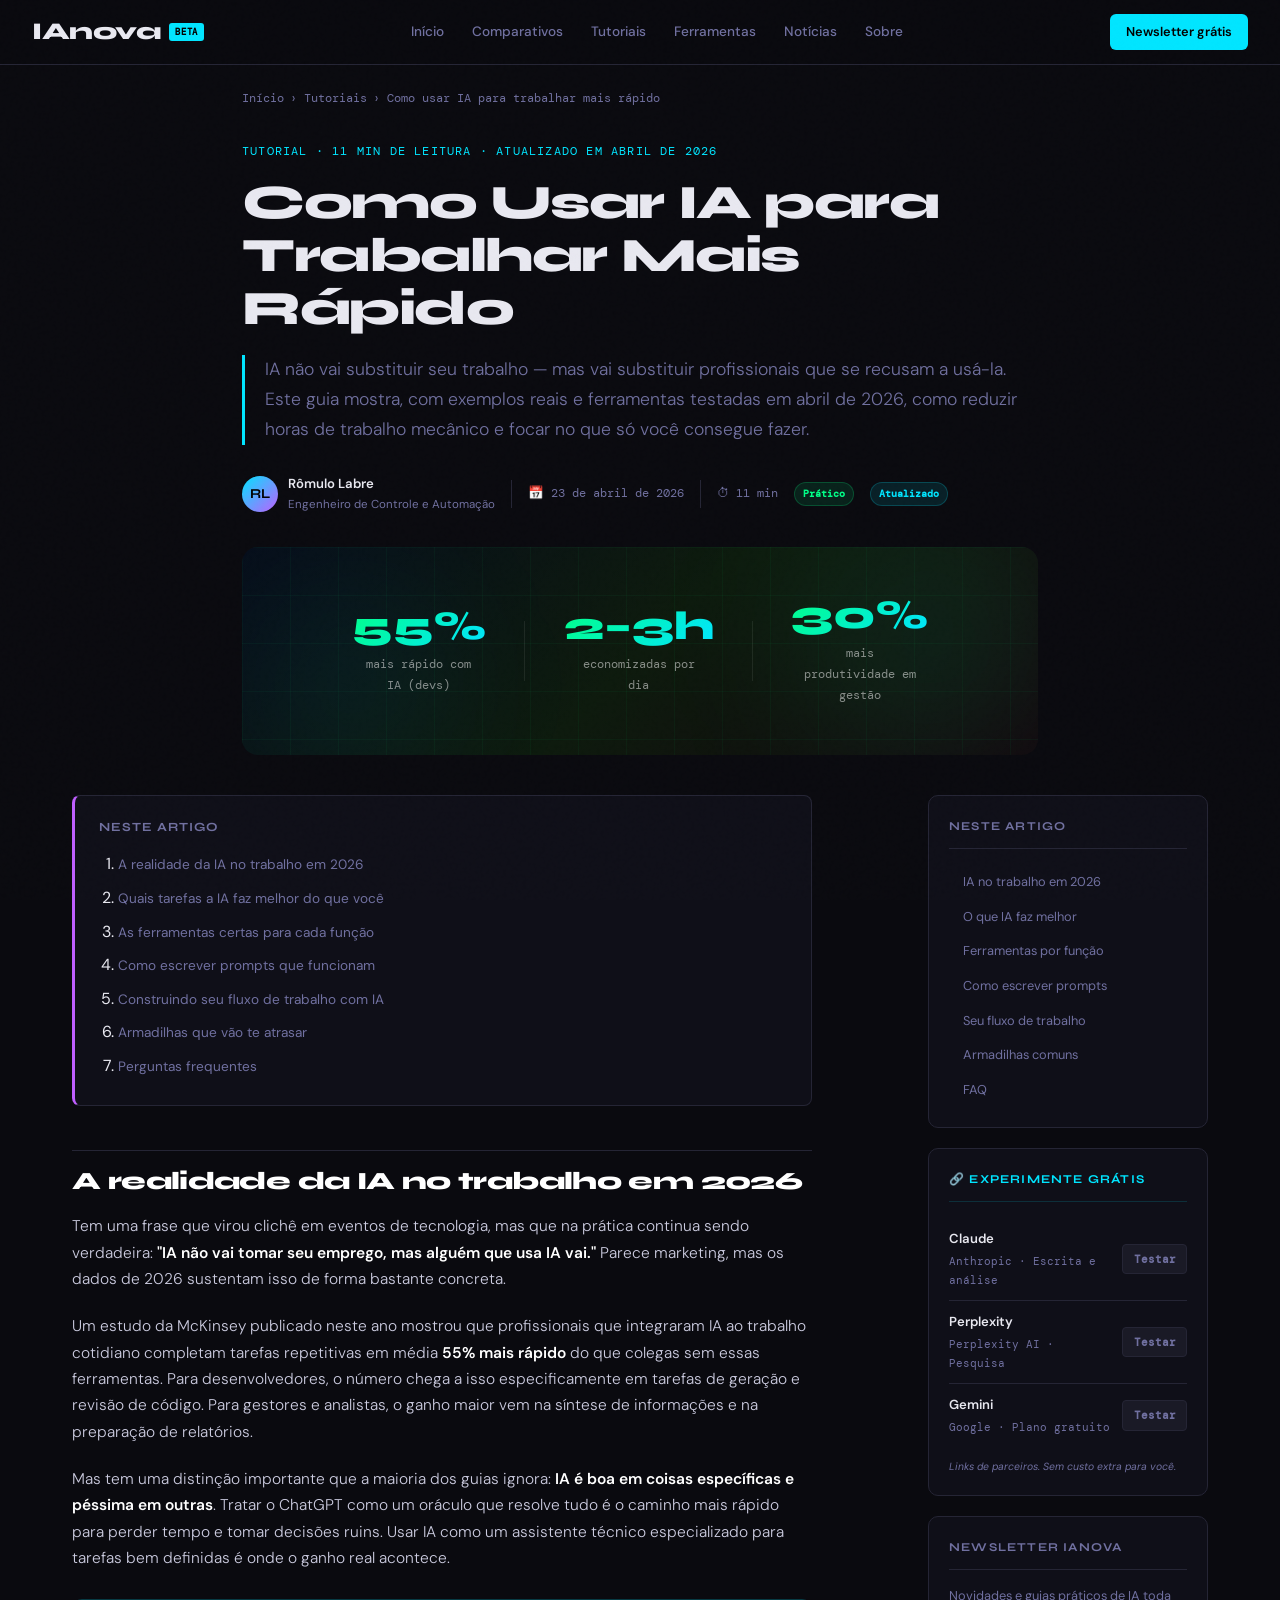
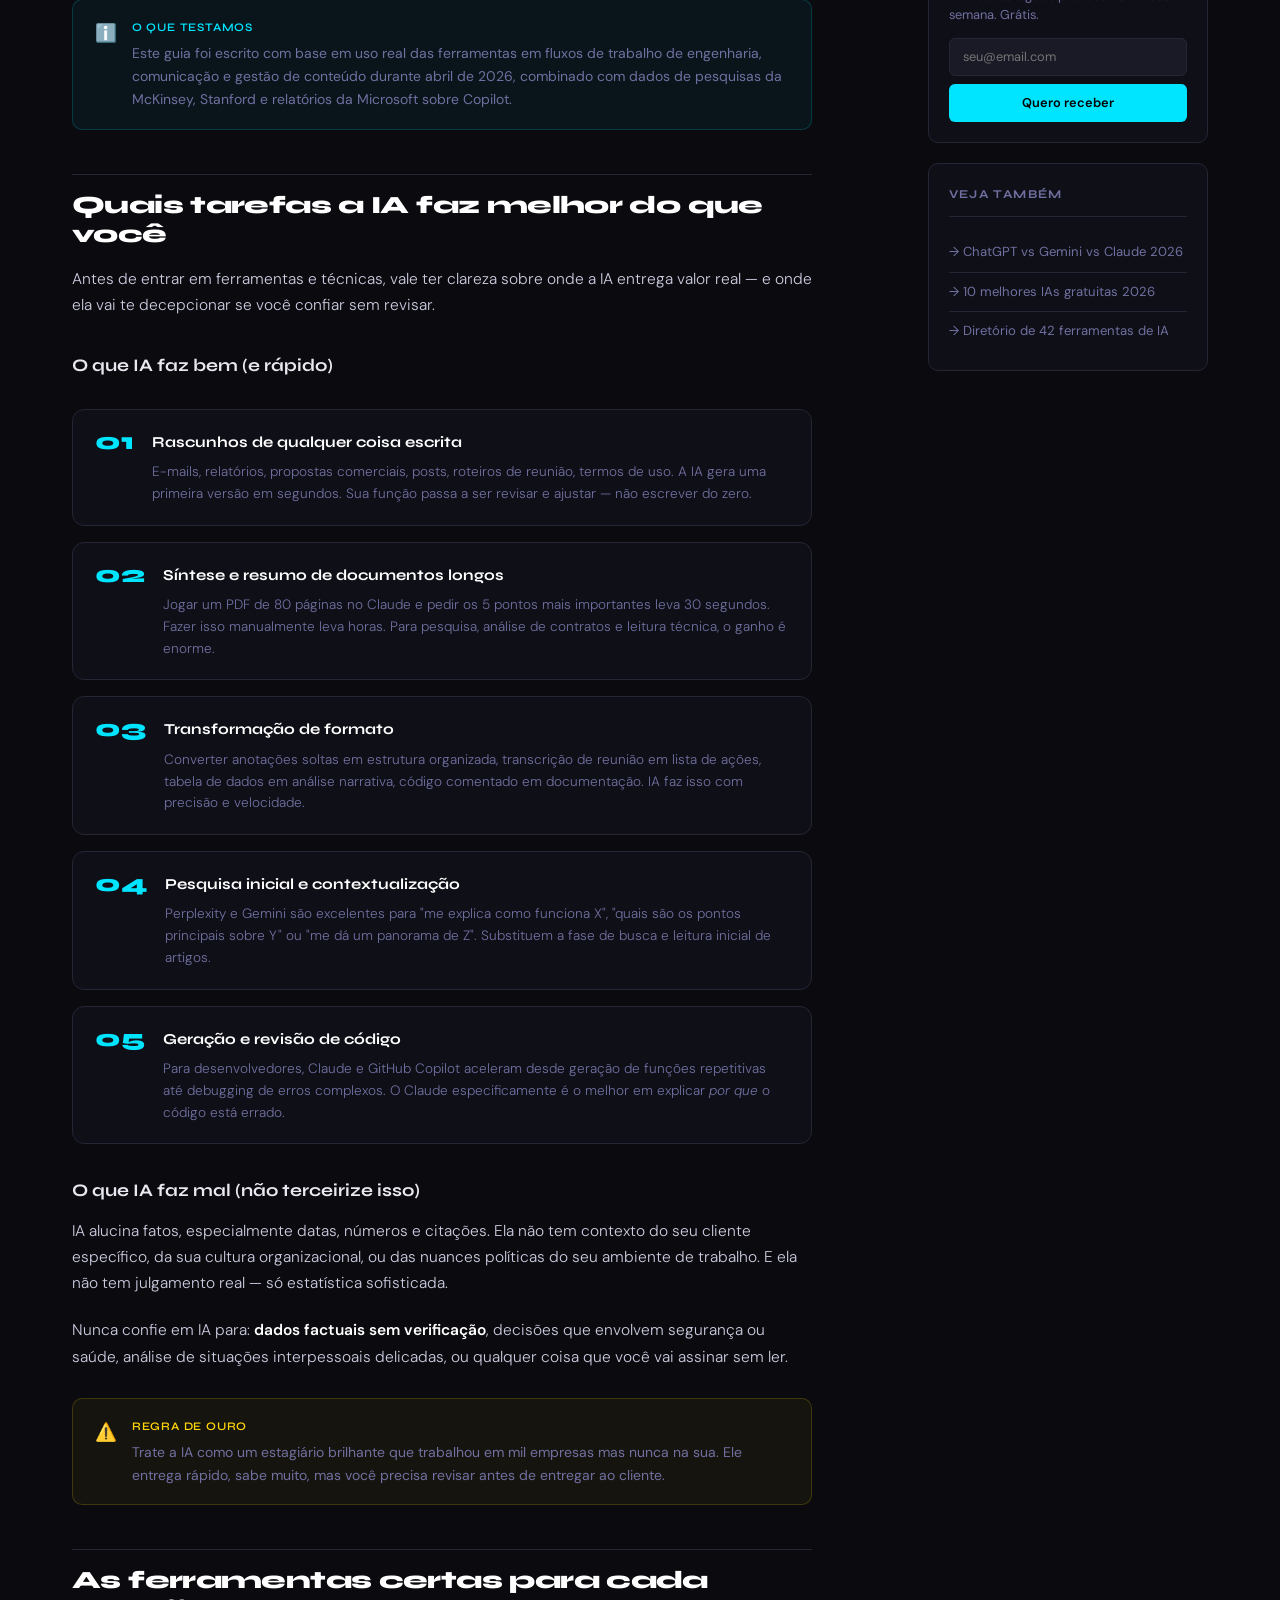
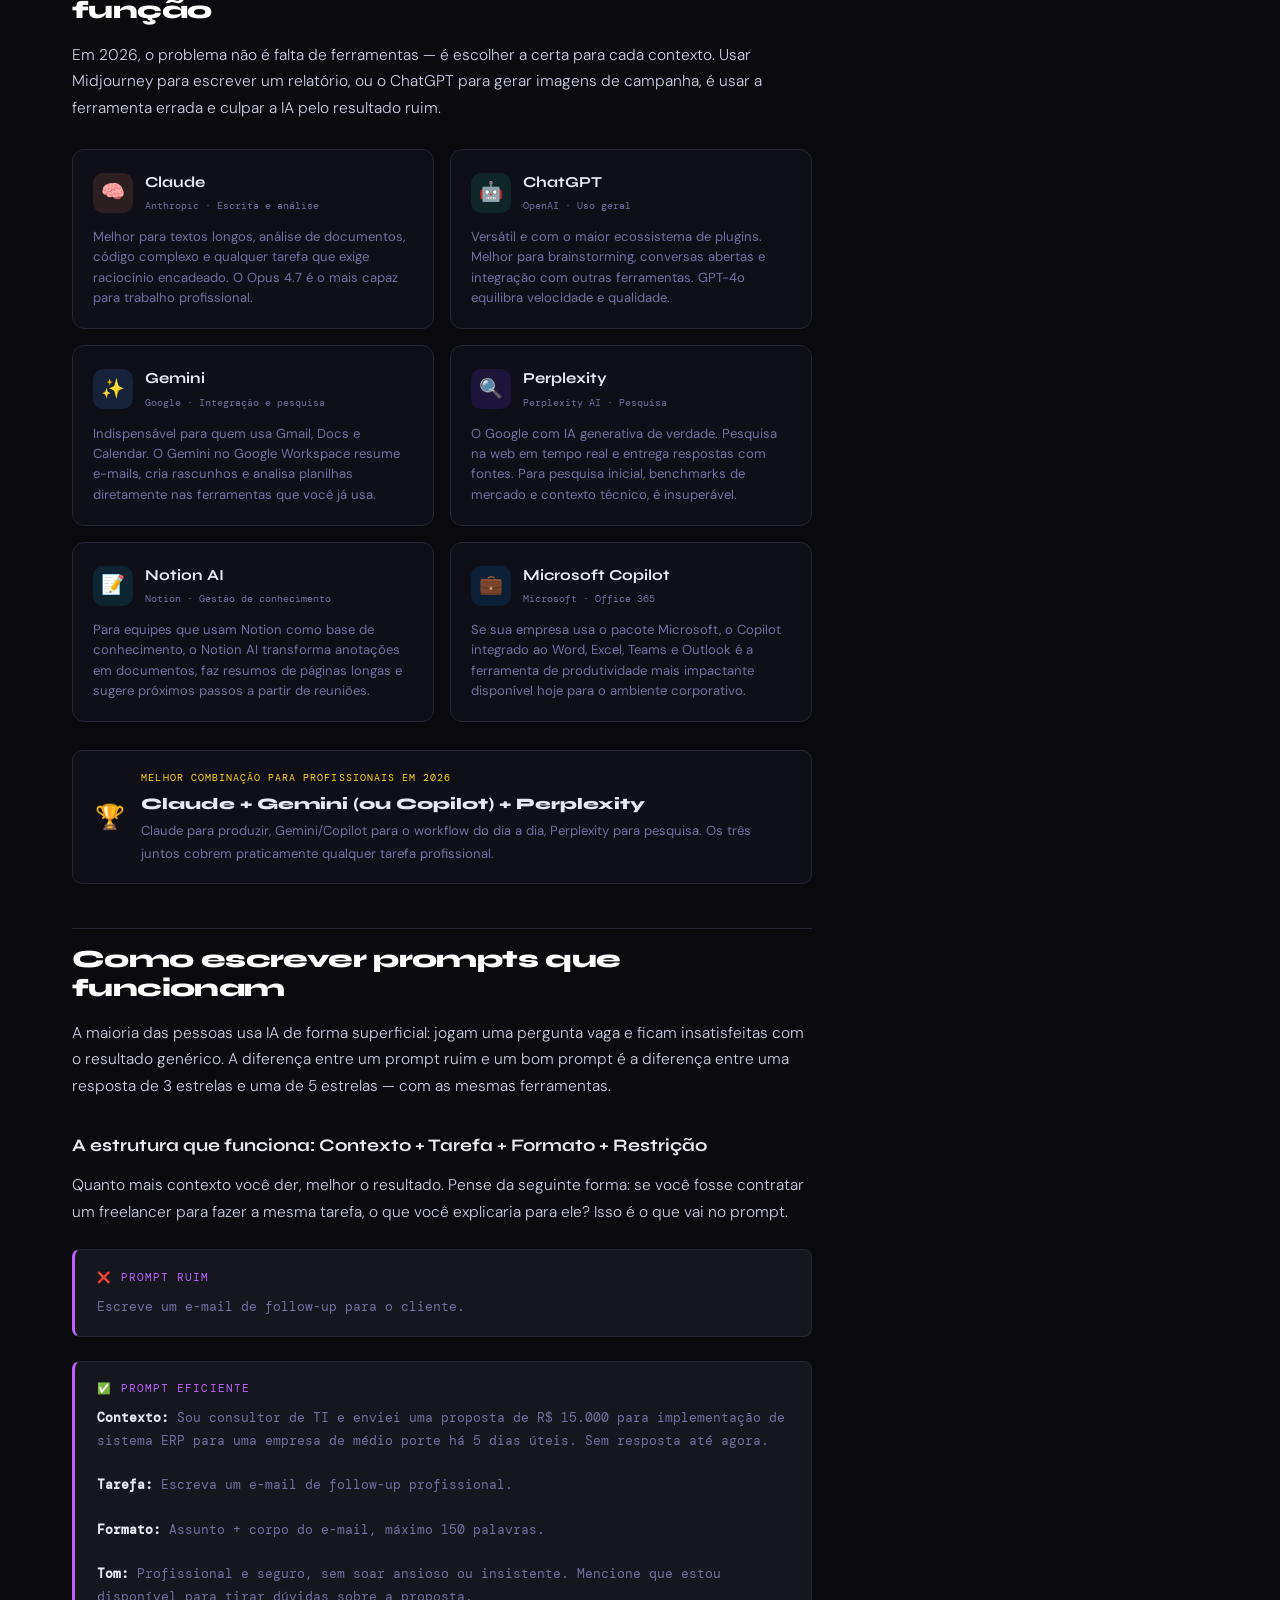
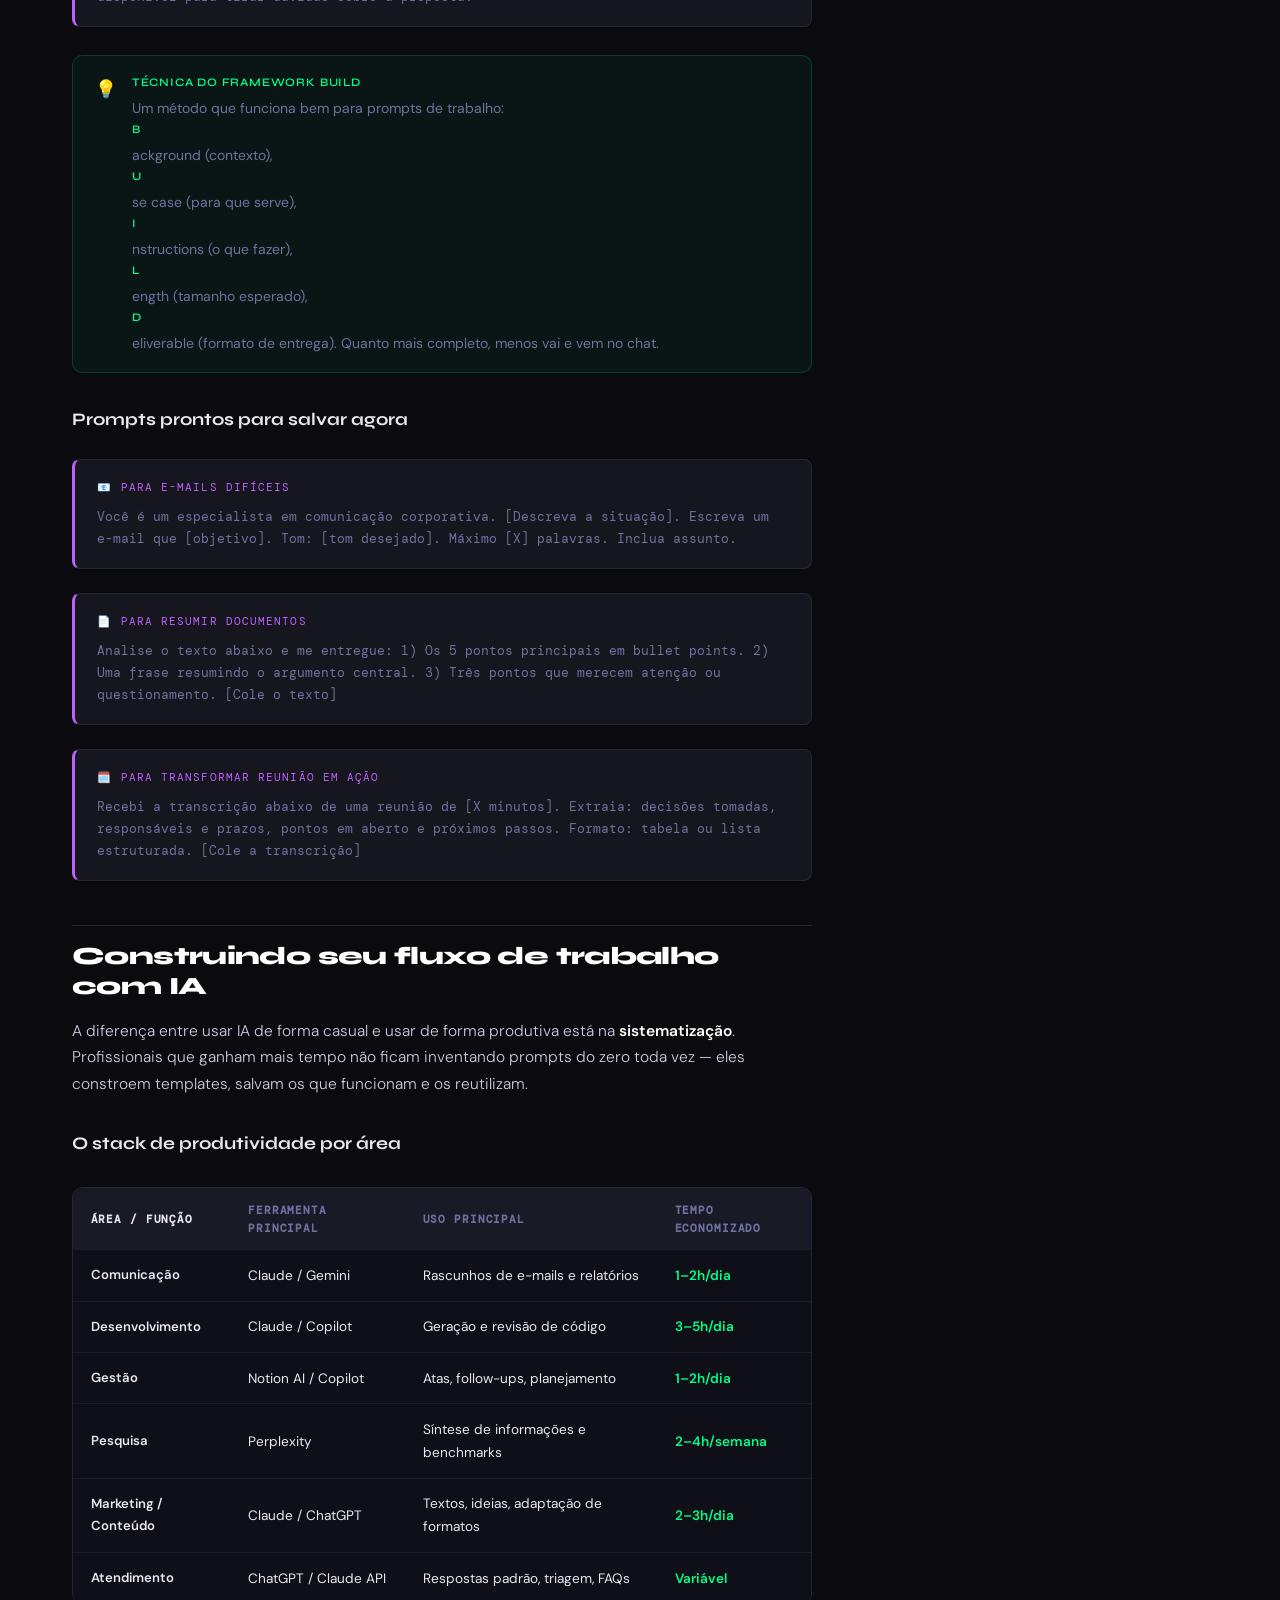
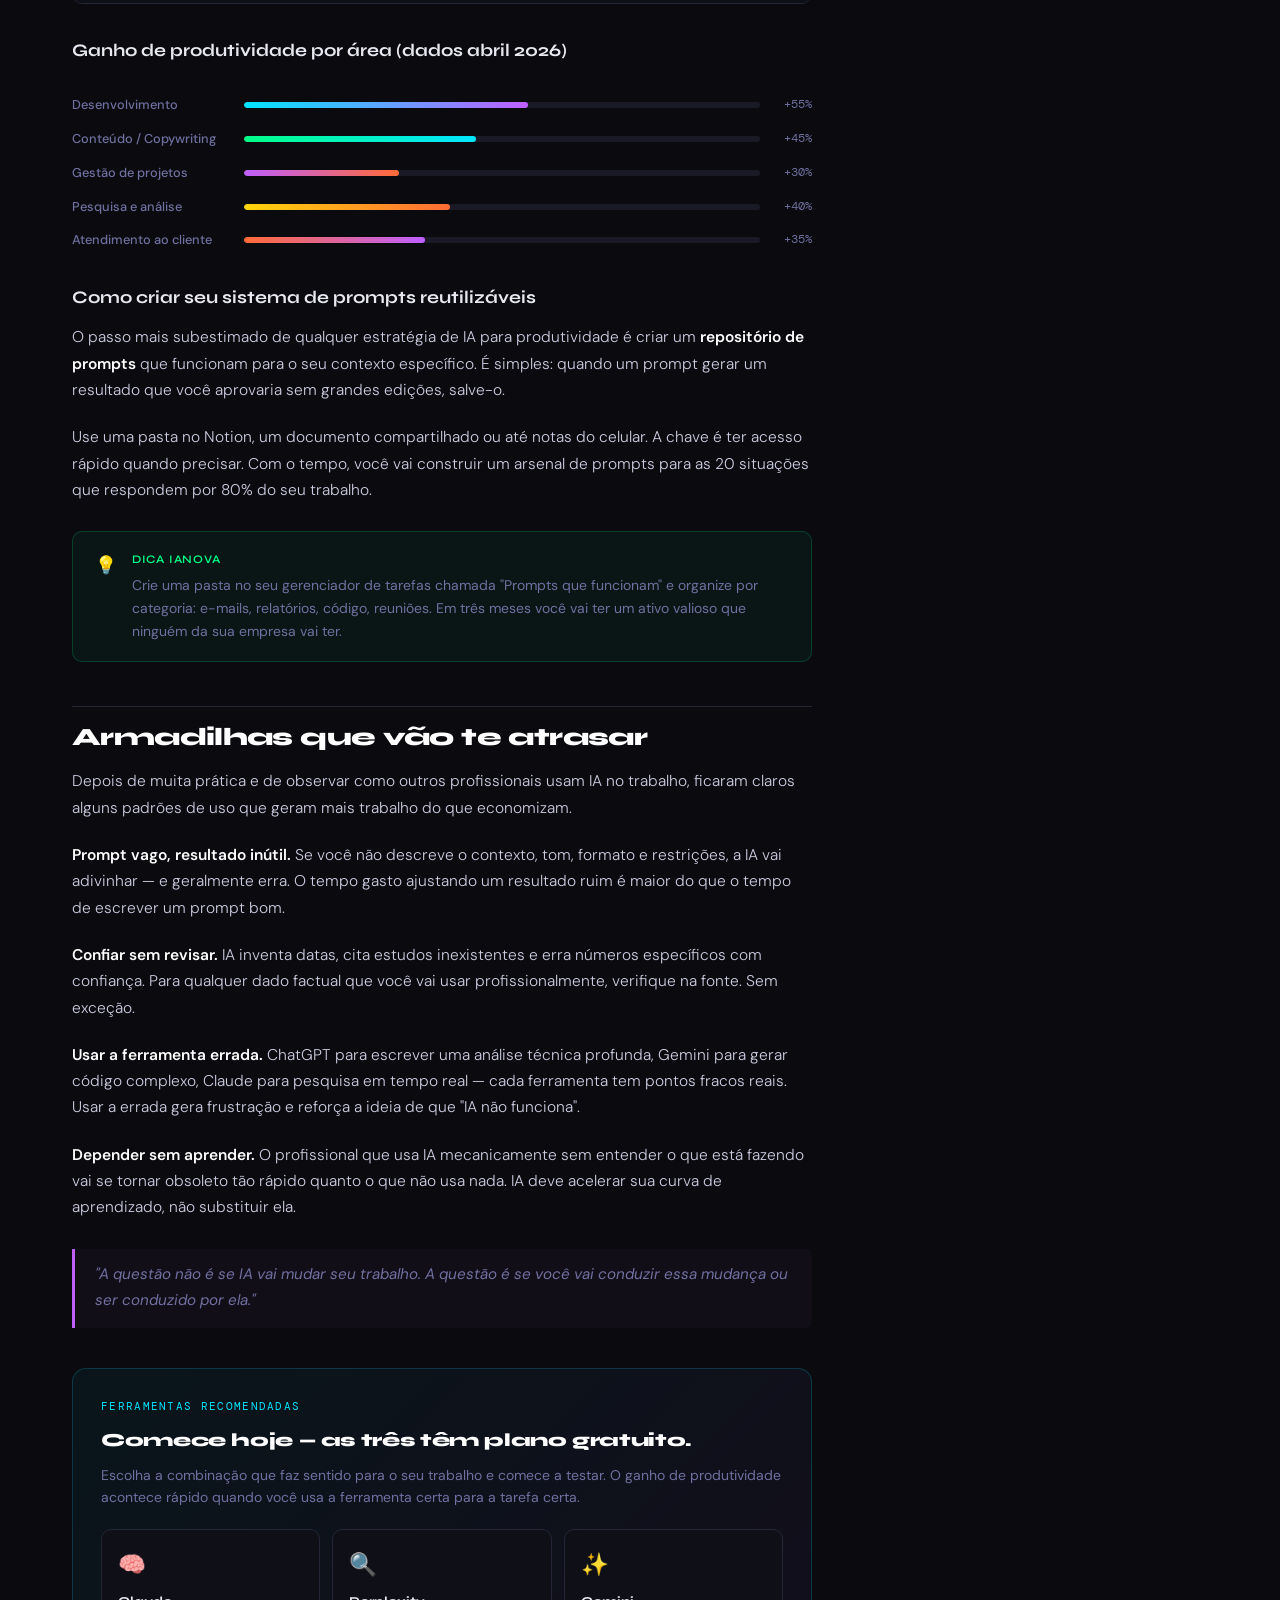
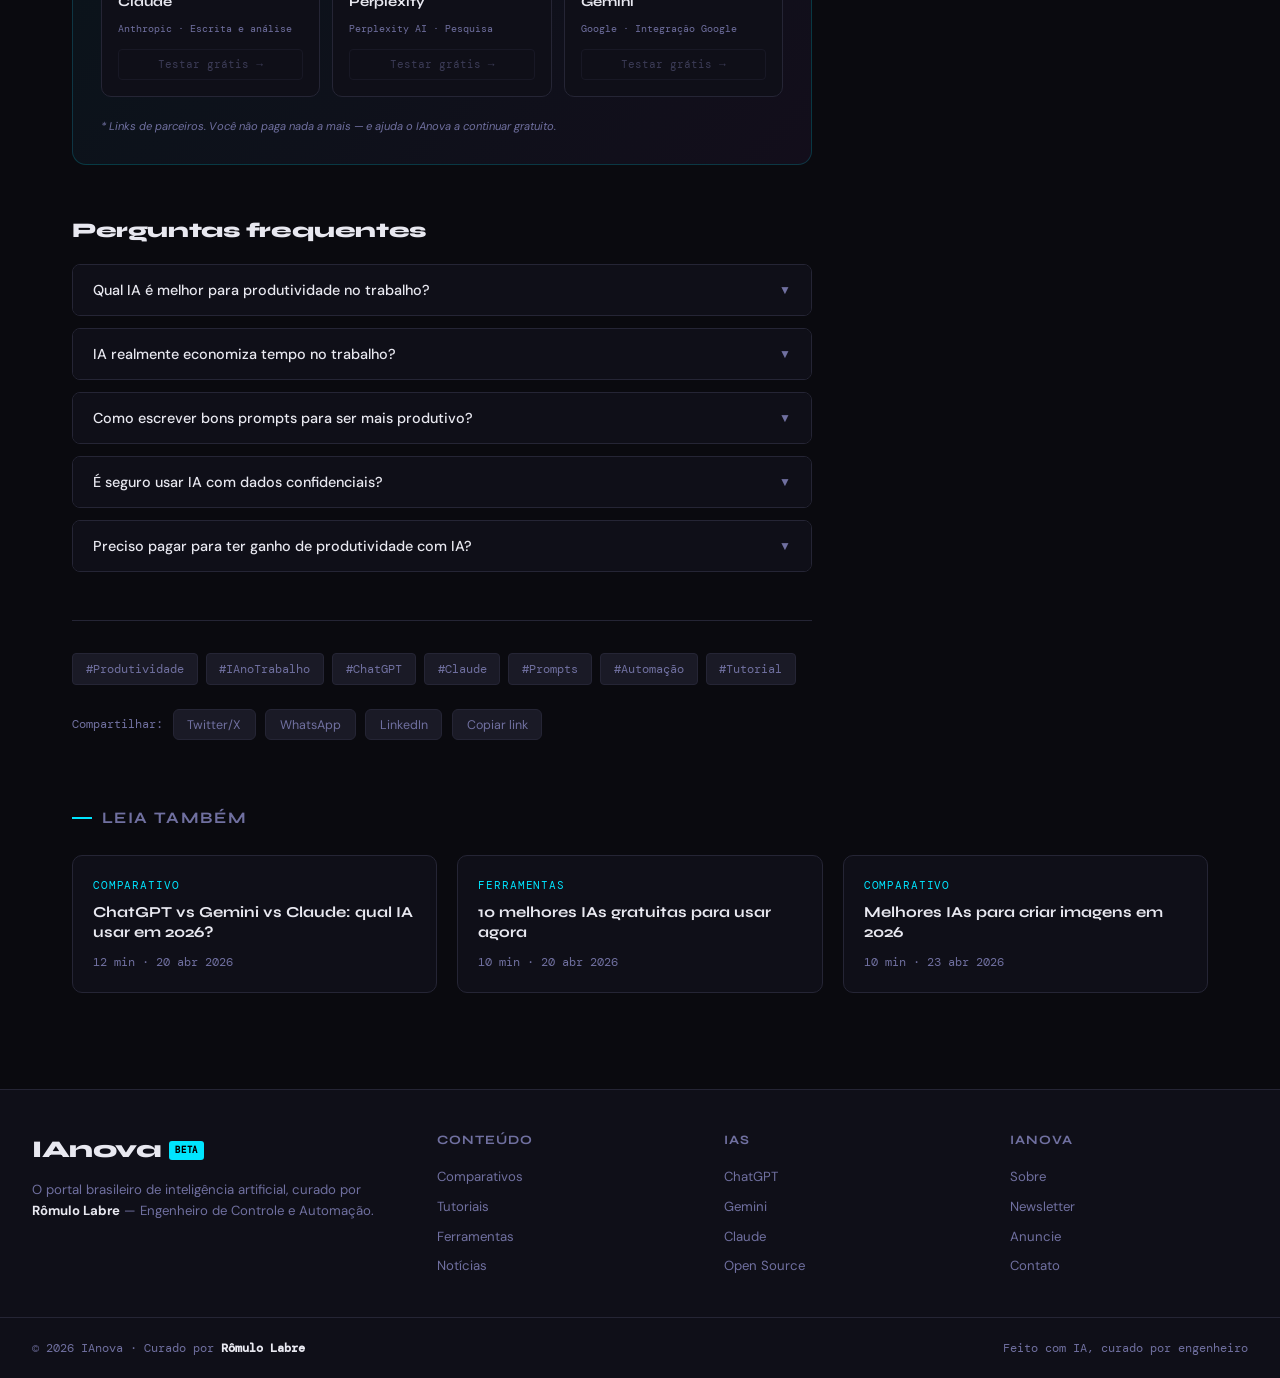
<file: como-usar-ia-para-trabalhar-mais-rapido.html>
<!DOCTYPE html>
<html lang="pt-BR">
<head>
  <!-- Google tag (gtag.js) -->
<script async src="https://www.googletagmanager.com/gtag/js?id=G-01B01RZD96"></script>
<script>
  window.dataLayer = window.dataLayer || [];
  function gtag(){dataLayer.push(arguments);}
  gtag('js', new Date());
  gtag('config', 'G-01B01RZD96');
</script>
  <meta charset="UTF-8" />
  <meta name="viewport" content="width=device-width, initial-scale=1.0" />

  <!-- ═══ SEO ═══ -->
  <title>Como Usar IA para Trabalhar Mais Rápido em 2026 — IAnova</title>
  <meta name="description" content="Guia prático e atualizado: como usar inteligência artificial para produzir mais em menos tempo. Ferramentas, técnicas e fluxos de trabalho reais para profissionais brasileiros em 2026." />
  <meta name="keywords" content="como usar IA para trabalhar mais rápido, produtividade com IA, ferramentas de IA para trabalho, IA para profissionais 2026, automatizar tarefas com IA, ChatGPT produtividade, Notion AI, Microsoft Copilot" />
  <meta name="author" content="Redação IAnova" />
  <meta name="robots" content="index, follow, max-snippet:-1, max-image-preview:large, max-video-preview:-1" />
  <link rel="canonical" href="https://ianova.ia.br/como-usar-ia-para-trabalhar-mais-rapido.html" />

  <!-- Open Graph -->
  <meta property="og:type" content="article" />
  <meta property="og:site_name" content="IAnova" />
  <meta property="og:title" content="Como Usar IA para Trabalhar Mais Rápido em 2026" />
  <meta property="og:description" content="Guia prático com ferramentas, fluxos e técnicas reais para produzir mais usando IA no trabalho — sem complicação." />
  <meta property="og:url" content="https://ianova.ia.br/como-usar-ia-para-trabalhar-mais-rapido.html" />
  <meta property="og:image" content="https://ianova.ia.br/assets/og-ia-produtividade.png" />
  <meta property="og:locale" content="pt_BR" />
  <meta property="article:published_time" content="2026-04-23T09:00:00-03:00" />
  <meta property="article:modified_time" content="2026-04-23T09:00:00-03:00" />
  <meta property="article:section" content="Tutoriais" />
  <meta property="article:tag" content="Produtividade" />
  <meta property="article:tag" content="IA no trabalho" />
  <meta property="article:tag" content="Tutoriais" />

  <!-- Twitter -->
  <meta name="twitter:card" content="summary_large_image" />
  <meta name="twitter:site" content="@ianova" />
  <meta name="twitter:title" content="Como Usar IA para Trabalhar Mais Rápido em 2026" />
  <meta name="twitter:description" content="Guia prático com ferramentas, fluxos e técnicas reais para produzir mais usando IA no trabalho." />
  <meta name="twitter:image" content="https://ianova.ia.br/assets/og-ia-produtividade.png" />

  <!-- Schema: Article -->
  <script type="application/ld+json">
  {
    "@context": "https://schema.org",
    "@type": "Article",
    "headline": "Como Usar IA para Trabalhar Mais Rápido em 2026",
    "description": "Guia prático e atualizado com ferramentas, técnicas e fluxos reais para usar IA e aumentar produtividade no trabalho.",
    "image": "https://ianova.ia.br/assets/og-ia-produtividade.png",
    "author": { "@type": "Person", "name": "Rômulo Labre", "url": "https://ianova.ia.br/sobre" },
    "publisher": { "@type": "Organization", "name": "IAnova", "url": "https://ianova.ia.br" },
    "datePublished": "2026-04-23T09:00:00-03:00",
    "dateModified": "2026-04-23T09:00:00-03:00",
    "mainEntityOfPage": { "@type": "WebPage", "@id": "https://ianova.ia.br/como-usar-ia-para-trabalhar-mais-rapido.html" },
    "articleSection": "Tutoriais",
    "inLanguage": "pt-BR",
    "timeRequired": "PT11M"
  }
  </script>

  <!-- Schema: FAQ -->
  <script type="application/ld+json">
  {
    "@context": "https://schema.org",
    "@type": "FAQPage",
    "mainEntity": [
      {
        "@type": "Question",
        "name": "Qual IA é melhor para produtividade no trabalho?",
        "acceptedAnswer": { "@type": "Answer", "text": "Depende da sua função. Para textos e análise de documentos, Claude é a melhor escolha. Para pesquisa e síntese de informações, Perplexity. Para integração com ferramentas do dia a dia (Gmail, Docs, Calendar), Gemini. Para quem usa Microsoft 365, o Copilot é imbatível pela integração nativa." }
      },
      {
        "@type": "Question",
        "name": "IA realmente economiza tempo no trabalho?",
        "acceptedAnswer": { "@type": "Answer", "text": "Sim, dados de 2026 mostram ganhos reais. Desenvolvedores que usam assistentes de IA completam tarefas 55% mais rápido segundo estudos da McKinsey. Profissionais que automatizam e-mails e relatórios reportam economizar 2 a 3 horas por dia. O segredo está em usar a ferramenta certa para a tarefa certa." }
      },
      {
        "@type": "Question",
        "name": "Como escrever bons prompts para ser mais produtivo com IA?",
        "acceptedAnswer": { "@type": "Answer", "text": "Use a estrutura: contexto + tarefa + formato esperado + restrições. Exemplo: 'Você é um especialista em comunicação corporativa. Escreva um e-mail formal de follow-up para um cliente que não respondeu em 5 dias. Tom profissional mas acessível, máximo 150 palavras.' Quanto mais específico o prompt, melhor o resultado." }
      },
      {
        "@type": "Question",
        "name": "É seguro usar IA com dados confidenciais da empresa?",
        "acceptedAnswer": { "@type": "Answer", "text": "Com cuidado. Ferramentas como ChatGPT e Claude gratuitos podem usar seus dados para treinar modelos. Para dados sensíveis, use versões enterprise (ChatGPT Enterprise, Claude for Work) que oferecem garantias de privacidade, ou mantenha as informações confidenciais fora dos prompts, trabalhando com dados anonimizados." }
      },
      {
        "@type": "Question",
        "name": "Preciso pagar para usar IA e ser mais produtivo?",
        "acceptedAnswer": { "@type": "Answer", "text": "Não necessariamente. O Gemini gratuito, o Claude gratuito e o ChatGPT gratuito já entregam muito valor para tarefas do dia a dia. Para uso intenso — reuniões diárias, documentos longos, alto volume de textos — um plano pago de US$ 20/mês pode se pagar facilmente ao economizar 1 a 2 horas semanais do seu tempo." }
      }
    ]
  }
  </script>

  <!-- Schema: Breadcrumb -->
  <script type="application/ld+json">
  {
    "@context": "https://schema.org",
    "@type": "BreadcrumbList",
    "itemListElement": [
      { "@type": "ListItem", "position": 1, "name": "Início", "item": "https://ianova.ia.br/" },
      { "@type": "ListItem", "position": 2, "name": "Tutoriais", "item": "https://ianova.ia.br/o-que-e-inteligencia-artificial.html" },
      { "@type": "ListItem", "position": 3, "name": "Como usar IA para trabalhar mais rápido", "item": "https://ianova.ia.br/como-usar-ia-para-trabalhar-mais-rapido.html" }
    ]
  }
  </script>

  <!-- ═══ CSS GLOBAL ═══ -->
  <link rel="stylesheet" href="style.css" />
  <link rel="preconnect" href="https://fonts.googleapis.com" />
  <link rel="preconnect" href="https://fonts.gstatic.com" crossorigin />
  <link href="https://fonts.googleapis.com/css2?family=Syne:wght@400;600;700;800&family=DM+Sans:ital,wght@0,300;0,400;0,500;1,300&family=DM+Mono:wght@400;500&display=swap" rel="stylesheet" />

  <style>
    /* ═══ CSS ESPECÍFICO DESTA PÁGINA ═══ */
    *, *::before, *::after { box-sizing: border-box; margin: 0; padding: 0; }
    :root {
      --bg: #0a0a0f; --bg2: #0f0f18; --bg3: #16161f;
      --surface: #1a1a26; --border: #252535;
      --text: #e8e8f0; --muted: #7070a0;
      --accent: #00e5ff; --accent2: #bf5fff; --accent3: #ff6b35;
      --green: #00ff88; --yellow: #ffd60a;
      --fhead: 'Syne', sans-serif; --fbody: 'DM Sans', sans-serif; --fmono: 'DM Mono', monospace;
    }
    html { scroll-behavior: smooth; }
    body { background: var(--bg); color: var(--text); font-family: var(--fbody); font-size: 16px; line-height: 1.7; overflow-x: hidden; }
    body::before { content: ''; position: fixed; inset: 0; background-image: url("data:image/svg+xml,%3Csvg viewBox='0 0 256 256' xmlns='http://www.w3.org/2000/svg'%3E%3Cfilter id='n'%3E%3CfeTurbulence type='fractalNoise' baseFrequency='0.9' numOctaves='4' stitchTiles='stitch'/%3E%3C/filter%3E%3Crect width='100%25' height='100%25' filter='url(%23n)' opacity='0.04'/%3E%3C/svg%3E"); pointer-events: none; z-index: 9999; opacity: .4; }
    ::-webkit-scrollbar { width: 4px; }
    ::-webkit-scrollbar-track { background: var(--bg); }
    ::-webkit-scrollbar-thumb { background: var(--accent); border-radius: 2px; }

    #progress { position: fixed; top: 0; left: 0; z-index: 9998; height: 2px; width: 0%; background: linear-gradient(90deg, var(--accent), var(--accent2)); transition: width .1s linear; }

    header { position: sticky; top: 0; z-index: 100; background: rgba(10,10,15,.88); backdrop-filter: blur(20px); border-bottom: 1px solid var(--border); }
    .header-inner { max-width: 1280px; margin: 0 auto; padding: 0 2rem; display: flex; align-items: center; justify-content: space-between; height: 64px; }
    .logo { font-family: var(--fhead); font-size: 1.5rem; font-weight: 800; color: var(--text); text-decoration: none; display: flex; align-items: center; gap: .5rem; letter-spacing: -.02em; }
    .logo-badge { background: var(--accent); color: #000; font-size: .55rem; font-weight: 700; padding: 2px 6px; border-radius: 3px; font-family: var(--fmono); }
    nav { display: flex; gap: .25rem; }
    nav a { color: var(--muted); text-decoration: none; font-size: .85rem; font-weight: 500; padding: .4rem .75rem; border-radius: 6px; transition: color .2s, background .2s; }
    nav a:hover { color: var(--text); background: var(--surface); }
    .header-cta { background: var(--accent); color: #000; border: none; font-family: var(--fbody); font-size: .8rem; font-weight: 600; padding: .45rem 1rem; border-radius: 6px; cursor: pointer; text-decoration: none; transition: opacity .2s; }
    .header-cta:hover { opacity: .85; }
    .menu-toggle { display: none; flex-direction: column; gap: 5px; background: none; border: none; cursor: pointer; padding: .4rem; }
    .menu-toggle span { display: block; width: 22px; height: 2px; background: var(--text); border-radius: 2px; }
    .mobile-nav { display: none; flex-direction: column; position: fixed; top: 64px; left: 0; right: 0; z-index: 200; background: var(--bg2); border-bottom: 1px solid var(--border); padding: .75rem 1.25rem; box-shadow: 0 8px 32px rgba(0,0,0,.5); }
    .mobile-nav a { color: var(--muted); text-decoration: none; font-size: .95rem; font-weight: 500; padding: .65rem 0; border-bottom: 1px solid var(--border); transition: color .2s; }
    .mobile-nav a:last-child { border-bottom: none; }
    .mobile-nav a:hover { color: var(--accent); }
    .mobile-nav.open { display: flex; }
    .nav-backdrop { display: none; position: fixed; inset: 0; top: 64px; z-index: 199; background: rgba(0,0,0,.4); }
    .nav-backdrop.open { display: block; }

    .breadcrumb { max-width: 860px; margin: 0 auto; padding: 1.5rem 2rem .5rem; font-family: var(--fmono); font-size: .72rem; color: var(--muted); display: flex; align-items: center; gap: .4rem; flex-wrap: wrap; }
    .breadcrumb a { color: var(--muted); text-decoration: none; }
    .breadcrumb a:hover { color: var(--accent); }

    .article-header { max-width: 860px; margin: 0 auto; padding: 1.5rem 2rem 2rem; }
    .article-category { font-family: var(--fmono); font-size: .75rem; color: var(--accent); text-transform: uppercase; letter-spacing: .1em; margin-bottom: 1rem; }
    .article-title { font-family: var(--fhead); font-size: clamp(1.8rem, 4.5vw, 3rem); font-weight: 800; line-height: 1.1; letter-spacing: -.03em; margin-bottom: 1.25rem; }
    .article-lead { font-size: 1.1rem; color: var(--muted); font-weight: 300; line-height: 1.7; margin-bottom: 1.75rem; border-left: 3px solid var(--accent); padding-left: 1.25rem; }
    .article-meta { display: flex; align-items: center; gap: 1rem; flex-wrap: wrap; }
    .author { display: flex; align-items: center; gap: .6rem; }
    .author-avatar { width: 36px; height: 36px; border-radius: 50%; background: linear-gradient(135deg, var(--accent), var(--accent2)); display: flex; align-items: center; justify-content: center; font-size: .85rem; font-weight: 700; color: #000; font-family: var(--fhead); flex-shrink: 0; }
    .author-name { font-size: .82rem; font-weight: 600; }
    .author-role { font-size: .72rem; color: var(--muted); }
    .meta-divider { width: 1px; height: 28px; background: var(--border); }
    .meta-item { font-size: .78rem; color: var(--muted); font-family: var(--fmono); }
    .badge { font-size: .65rem; font-family: var(--fmono); font-weight: 600; padding: 2px 8px; border-radius: 100px; }
    .badge-blue { background: rgba(0,229,255,.1); color: var(--accent); border: 1px solid rgba(0,229,255,.2); }
    .badge-green { background: rgba(0,255,136,.1); color: var(--green); border: 1px solid rgba(0,255,136,.2); }
    .badge-orange { background: rgba(255,107,53,.1); color: var(--accent3); border: 1px solid rgba(255,107,53,.2); }
    .badge-yellow { background: rgba(255,214,10,.1); color: var(--yellow); border: 1px solid rgba(255,214,10,.2); }

    .article-hero { max-width: 860px; margin: 0 auto 2.5rem; padding: 0 2rem; }
    .hero-visual { border-radius: 16px; overflow: hidden; background: linear-gradient(135deg, #060d1a 0%, #0d1a0d 50%, #12060d 100%); padding: 3rem 2rem; position: relative; display: flex; align-items: center; justify-content: center; gap: clamp(1rem, 3vw, 2.5rem); flex-wrap: wrap; }
    .hero-visual .grid-bg { position: absolute; inset: 0; background-image: linear-gradient(rgba(0,255,136,.04) 1px, transparent 1px), linear-gradient(90deg, rgba(0,255,136,.04) 1px, transparent 1px); background-size: 48px 48px; }
    .hero-visual .orb { position: absolute; border-radius: 50%; filter: blur(70px); }
    .orb-1 { width: 280px; height: 280px; background: rgba(0,255,136,.08); top: -50px; right: -30px; }
    .orb-2 { width: 200px; height: 200px; background: rgba(0,229,255,.06); bottom: -30px; left: 10px; }
    .hero-stat { position: relative; z-index: 1; display: flex; flex-direction: column; align-items: center; gap: .5rem; }
    .hero-stat-number { font-family: var(--fhead); font-size: 2.5rem; font-weight: 800; line-height: 1; background: linear-gradient(135deg, var(--green), var(--accent)); -webkit-background-clip: text; -webkit-text-fill-color: transparent; background-clip: text; }
    .hero-stat-label { font-size: .78rem; color: rgba(255,255,255,.5); text-align: center; font-family: var(--fmono); max-width: 120px; }
    .hero-divider { width: 1px; height: 60px; background: rgba(255,255,255,.08); }

    .article-layout { max-width: 1200px; margin: 0 auto; padding: 0 2rem 4rem; display: grid; grid-template-columns: 1fr 280px; gap: 3.5rem; align-items: start; }
    .article-body { max-width: 740px; overflow-wrap: break-word; word-break: break-word; }

    .toc { background: var(--bg2); border: 1px solid var(--border); border-left: 3px solid var(--accent2); border-radius: 8px; padding: 1.25rem 1.5rem; margin-bottom: 2.5rem; }
    .toc-title { font-family: var(--fhead); font-size: .78rem; font-weight: 700; text-transform: uppercase; letter-spacing: .08em; color: var(--muted); margin-bottom: .85rem; }
    .toc ol { padding-left: 1.2rem; }
    .toc li { margin-bottom: .4rem; }
    .toc a { color: var(--muted); text-decoration: none; font-size: .85rem; transition: color .2s; }
    .toc a:hover { color: var(--accent); }

    .prose h2 { font-family: var(--fhead); font-size: 1.55rem; font-weight: 800; letter-spacing: -.025em; margin: 2.75rem 0 1rem; color: #fff; line-height: 1.2; padding-top: 1rem; border-top: 1px solid var(--border); }
    .prose h3 { font-family: var(--fhead); font-size: 1.1rem; font-weight: 700; margin: 2rem 0 .7rem; color: var(--text); }
    .prose p { margin-bottom: 1.3rem; color: #cccce0; font-weight: 300; font-size: .97rem; }
    .prose strong { font-weight: 600; color: #fff; }
    .prose em { font-style: italic; color: var(--muted); }
    .prose a { color: var(--accent); text-decoration: none; border-bottom: 1px solid rgba(0,229,255,.3); }
    .prose a:hover { border-color: var(--accent); }
    .prose ul, .prose ol { padding-left: 1.5rem; margin-bottom: 1.3rem; }
    .prose li { margin-bottom: .5rem; color: #cccce0; font-weight: 300; font-size: .97rem; }
    .prose blockquote { border-left: 3px solid var(--accent2); margin: 1.75rem 0; padding: .85rem 1.25rem; background: rgba(191,95,255,.04); border-radius: 0 6px 6px 0; font-style: italic; color: var(--muted); font-size: .95rem; }
    .prose code { font-family: var(--fmono); font-size: .85rem; background: var(--surface); border: 1px solid var(--border); padding: .15rem .4rem; border-radius: 4px; color: var(--accent); }

    .callout { border-radius: 10px; padding: 1.1rem 1.4rem; margin: 1.75rem 0; display: flex; gap: .9rem; align-items: flex-start; }
    .callout-info { background: rgba(0,229,255,.05); border: 1px solid rgba(0,229,255,.18); }
    .callout-tip { background: rgba(0,255,136,.05); border: 1px solid rgba(0,255,136,.18); }
    .callout-warn { background: rgba(255,214,10,.05); border: 1px solid rgba(255,214,10,.18); }
    .callout-icon { font-size: 1.1rem; flex-shrink: 0; margin-top: .1rem; }
    .callout-body { font-size: .875rem; line-height: 1.65; color: var(--muted); }
    .callout-body strong { display: block; font-family: var(--fhead); font-size: .72rem; text-transform: uppercase; letter-spacing: .07em; margin-bottom: .3rem; }
    .callout-info strong { color: var(--accent); }
    .callout-tip strong { color: var(--green); }
    .callout-warn strong { color: var(--yellow); }

    /* Step cards */
    .step-cards { display: flex; flex-direction: column; gap: 1rem; margin: 1.75rem 0; }
    .step-card { background: var(--bg2); border: 1px solid var(--border); border-radius: 12px; padding: 1.25rem 1.4rem; display: flex; gap: 1.1rem; align-items: flex-start; transition: border-color .2s; }
    .step-card:hover { border-color: rgba(0,229,255,.25); }
    .step-num { font-family: var(--fhead); font-size: 1.5rem; font-weight: 800; color: var(--accent); line-height: 1; flex-shrink: 0; min-width: 32px; }
    .step-content h4 { font-family: var(--fhead); font-size: .95rem; font-weight: 700; color: #fff; margin-bottom: .35rem; }
    .step-content p { font-size: .85rem; color: var(--muted); line-height: 1.6; margin: 0; }
    .step-content code { font-family: var(--fmono); font-size: .8rem; background: var(--surface); border: 1px solid var(--border); padding: .1rem .35rem; border-radius: 3px; color: var(--accent2); }

    /* Tool cards */
    .tool-grid { display: grid; grid-template-columns: 1fr 1fr; gap: 1rem; margin: 1.75rem 0; }
    .tool-card { background: var(--bg2); border: 1px solid var(--border); border-radius: 12px; padding: 1.25rem; transition: border-color .2s, transform .2s; }
    .tool-card:hover { border-color: rgba(0,229,255,.3); transform: translateY(-2px); }
    .tool-card-head { display: flex; align-items: center; gap: .75rem; margin-bottom: .75rem; }
    .tool-icon { width: 40px; height: 40px; border-radius: 10px; display: flex; align-items: center; justify-content: center; font-size: 1.2rem; flex-shrink: 0; }
    .tool-name { font-family: var(--fhead); font-size: .95rem; font-weight: 700; }
    .tool-tag { font-family: var(--fmono); font-size: .65rem; color: var(--muted); margin-top: .1rem; }
    .tool-desc { font-size: .82rem; color: var(--muted); line-height: 1.55; }

    /* Winner box */
    .winner-box { background: var(--bg2); border: 1px solid var(--border); border-radius: 10px; padding: 1.1rem 1.4rem; margin: 1.5rem 0; display: flex; align-items: center; gap: 1rem; }
    .winner-box .wb-trophy { font-size: 1.5rem; flex-shrink: 0; }
    .winner-box .wb-label { font-family: var(--fmono); font-size: .65rem; text-transform: uppercase; letter-spacing: .1em; color: var(--yellow); margin-bottom: .2rem; }
    .winner-box .wb-name { font-family: var(--fhead); font-size: 1rem; font-weight: 800; }
    .winner-box .wb-reason { font-size: .82rem; color: var(--muted); margin-top: .2rem; }

    /* Bar chart */
    .bar-chart { margin: 1.75rem 0; }
    .bar-row { display: flex; align-items: center; gap: .75rem; margin-bottom: .75rem; }
    .bar-label { font-size: .8rem; color: var(--muted); min-width: 160px; font-weight: 500; }
    .bar-track { flex: 1; height: 6px; background: var(--surface); border-radius: 3px; overflow: hidden; }
    .bar-fill { height: 100%; border-radius: 3px; }
    .bar-val { font-family: var(--fmono); font-size: .72rem; color: var(--muted); min-width: 40px; text-align: right; }

    /* Comp table */
    .comp-table-wrap { overflow-x: auto; margin: 1.75rem 0; border-radius: 10px; overflow: hidden; border: 1px solid var(--border); }
    .comp-table { width: 100%; border-collapse: collapse; min-width: 480px; }
    .comp-table th { background: var(--surface); padding: .8rem 1.1rem; font-family: var(--fmono); font-size: .68rem; text-transform: uppercase; letter-spacing: .08em; color: var(--muted); text-align: left; }
    .comp-table th:first-child { color: var(--text); }
    .comp-table td { padding: .85rem 1.1rem; font-size: .85rem; border-bottom: 1px solid rgba(37,37,53,.6); background: var(--bg2); }
    .comp-table tr:last-child td { border-bottom: none; }
    .comp-table tr:hover td { background: var(--bg3); }
    .comp-table .row-label { font-weight: 600; color: var(--text); font-size: .82rem; }
    .check { color: var(--green); font-weight: 600; }
    .cross { color: #ff5555; }
    .partial { color: var(--accent3); }

    /* Prompt box */
    .prompt-box { background: var(--bg3); border: 1px solid var(--border); border-left: 3px solid var(--accent2); border-radius: 8px; padding: 1.1rem 1.4rem; margin: 1.5rem 0; font-family: var(--fmono); font-size: .82rem; color: var(--muted); line-height: 1.7; }
    .prompt-box .prompt-label { font-size: .68rem; text-transform: uppercase; letter-spacing: .1em; color: var(--accent2); margin-bottom: .6rem; display: block; }
    .prompt-box strong { color: var(--text); }

    /* Monetização */
    .affiliate-widget { background: linear-gradient(135deg,rgba(0,229,255,.06),rgba(191,95,255,.06)); border: 1px solid rgba(0,229,255,.2); }
    .affiliate-widget .widget-title { color: var(--accent); border-bottom-color: rgba(0,229,255,.15); }
    .aff-tool { display: flex; align-items: center; justify-content: space-between; padding: .6rem 0; border-bottom: 1px solid var(--border); gap: .5rem; }
    .aff-tool:last-of-type { border-bottom: none; }
    .aff-tool-info { display: flex; flex-direction: column; gap: .15rem; }
    .aff-tool-name { font-size: .82rem; font-weight: 600; color: var(--text); }
    .aff-tool-desc { font-size: .7rem; color: var(--muted); font-family: var(--fmono); }
    .btn-try { background: var(--accent); color: #000; font-size: .68rem; font-weight: 700; font-family: var(--fmono); padding: .3rem .65rem; border-radius: 4px; text-decoration: none; flex-shrink: 0; transition: opacity .2s; }
    .btn-try:hover { opacity: .85; }
    .btn-try.placeholder { background: var(--surface); color: var(--muted); border: 1px solid var(--border); pointer-events: none; }
    .aff-disclaimer { font-size: .65rem; color: var(--muted); margin-top: .75rem; line-height: 1.5; font-style: italic; }
    .article-cta { background: linear-gradient(135deg,rgba(0,229,255,.05),rgba(191,95,255,.05)); border: 1px solid rgba(0,229,255,.18); border-radius: 14px; padding: 1.75rem; margin: 2.5rem 0; }
    .article-cta-label { font-family: var(--fmono); font-size: .68rem; text-transform: uppercase; letter-spacing: .12em; color: var(--accent); margin-bottom: .6rem; }
    .article-cta-title { font-family: var(--fhead); font-size: 1.15rem; font-weight: 800; color: #fff; margin-bottom: .5rem; letter-spacing: -.02em; }
    .article-cta-text { font-size: .875rem; color: var(--muted); line-height: 1.6; margin-bottom: 1.25rem; }
    .article-cta-tools { display: grid; grid-template-columns: repeat(3,1fr); gap: .75rem; margin-bottom: 1.25rem; }
    .cta-tool-card { background: var(--bg2); border: 1px solid var(--border); border-radius: 10px; padding: 1rem; display: flex; flex-direction: column; gap: .4rem; transition: border-color .2s; }
    .cta-tool-card:hover { border-color: rgba(0,229,255,.3); }
    .cta-tool-icon { font-size: 1.4rem; }
    .cta-tool-name { font-family: var(--fhead); font-size: .85rem; font-weight: 700; color: var(--text); }
    .cta-tool-tag { font-family: var(--fmono); font-size: .65rem; color: var(--muted); }
    .cta-tool-btn { margin-top: .35rem; display: inline-block; background: transparent; border: 1px solid var(--border); color: var(--muted); font-size: .7rem; font-family: var(--fmono); padding: .3rem .6rem; border-radius: 4px; text-decoration: none; text-align: center; transition: all .2s; }
    .cta-tool-btn:hover { border-color: var(--accent); color: var(--accent); }
    .cta-tool-btn.placeholder { pointer-events: none; opacity: .45; }
    .article-cta-footer { font-size: .7rem; color: var(--muted); font-style: italic; }

    /* FAQ */
    .faq { margin-top: 3rem; }
    .faq-title { font-family: var(--fhead); font-size: 1.3rem; font-weight: 800; letter-spacing: -.02em; margin-bottom: 1rem; }
    .faq-item { border: 1px solid var(--border); border-radius: 8px; overflow: hidden; margin-bottom: .75rem; }
    .faq-q { width: 100%; background: var(--bg2); border: none; padding: 1rem 1.25rem; display: flex; align-items: center; justify-content: space-between; font-family: var(--fbody); font-size: .9rem; font-weight: 500; color: var(--text); cursor: pointer; text-align: left; transition: background .2s; }
    .faq-q:hover { background: var(--bg3); }
    .faq-arrow { color: var(--muted); font-size: .75rem; transition: transform .25s; flex-shrink: 0; }
    .faq-item.open .faq-arrow { transform: rotate(180deg); }
    .faq-a { max-height: 0; overflow: hidden; transition: max-height .3s ease, padding .3s; background: var(--surface); font-size: .875rem; color: var(--muted); line-height: 1.7; }
    .faq-item.open .faq-a { max-height: 300px; padding: 1rem 1.25rem; }

    /* Article footer */
    .article-footer { margin-top: 3rem; padding-top: 2rem; border-top: 1px solid var(--border); }
    .af-tags { display: flex; gap: .5rem; flex-wrap: wrap; margin-bottom: 1.5rem; }
    .af-tag { background: var(--surface); color: var(--muted); font-size: .75rem; font-family: var(--fmono); padding: .3rem .8rem; border-radius: 4px; border: 1px solid var(--border); text-decoration: none; transition: all .2s; }
    .af-tag:hover { border-color: var(--accent); color: var(--accent); }
    .share-row { display: flex; align-items: center; gap: .6rem; flex-wrap: wrap; }
    .share-label { font-size: .78rem; color: var(--muted); font-family: var(--fmono); }
    .share-btn { background: var(--surface); border: 1px solid var(--border); color: var(--muted); font-size: .78rem; padding: .4rem .85rem; border-radius: 6px; cursor: pointer; font-family: var(--fbody); transition: all .2s; }
    .share-btn:hover { border-color: var(--accent); color: var(--accent); }

    /* Related */
    .related { max-width: 1200px; margin: 0 auto; padding: 0 2rem 4rem; }
    .related-title { font-family: var(--fhead); font-size: 1rem; font-weight: 700; color: var(--muted); text-transform: uppercase; letter-spacing: .1em; display: flex; align-items: center; gap: .6rem; margin-bottom: 1.5rem; }
    .related-title::before { content: ''; display: block; width: 20px; height: 2px; background: var(--accent); }
    .related-grid { display: grid; grid-template-columns: repeat(3,1fr); gap: 1.25rem; }
    .related-card { background: var(--bg2); border: 1px solid var(--border); border-radius: 10px; padding: 1.25rem; text-decoration: none; display: block; transition: all .2s; }
    .related-card:hover { border-color: rgba(0,229,255,.3); transform: translateY(-2px); }
    .rc-cat { font-family: var(--fmono); font-size: .68rem; color: var(--accent); text-transform: uppercase; letter-spacing: .08em; margin-bottom: .5rem; }
    .rc-title { font-family: var(--fhead); font-size: .95rem; font-weight: 700; color: var(--text); line-height: 1.3; margin-bottom: .6rem; }
    .rc-meta { font-size: .75rem; color: var(--muted); font-family: var(--fmono); }

    /* Sticky sidebar */
    .sticky-sidebar { position: sticky; top: 80px; }
    .sidebar-widget { background: var(--bg2); border: 1px solid var(--border); border-radius: 10px; padding: 1.25rem; margin-bottom: 1.25rem; }
    .widget-title { font-family: var(--fhead); font-size: .75rem; font-weight: 700; color: var(--muted); text-transform: uppercase; letter-spacing: .1em; margin-bottom: 1rem; padding-bottom: .75rem; border-bottom: 1px solid var(--border); }
    .toc-sidebar a { display: block; padding: .4rem 0; color: var(--muted); text-decoration: none; font-size: .8rem; border-left: 2px solid transparent; padding-left: .75rem; transition: all .2s; }
    .toc-sidebar a:hover, .toc-sidebar a.active { color: var(--accent); border-left-color: var(--accent); }

    footer { border-top: 1px solid var(--border); background: var(--bg2); }
    .footer-inner { max-width: 1280px; margin: 0 auto; padding: 2.5rem 2rem 2rem; display: grid; grid-template-columns: 1.5fr 1fr 1fr 1fr; gap: 3rem; }
    .footer-brand p { font-size: .825rem; color: var(--muted); line-height: 1.6; margin-top: .5rem; }
    .footer-col h4 { font-family: var(--fhead); font-size: .8rem; font-weight: 700; text-transform: uppercase; letter-spacing: .08em; color: var(--muted); margin-bottom: .9rem; }
    .footer-col a { display: block; color: var(--muted); text-decoration: none; font-size: .825rem; margin-bottom: .45rem; transition: color .2s; }
    .footer-col a:hover { color: var(--accent); }
    .footer-bottom { max-width: 1280px; margin: 0 auto; padding: 1.25rem 2rem; border-top: 1px solid var(--border); display: flex; align-items: center; justify-content: space-between; font-size: .75rem; color: var(--muted); font-family: var(--fmono); }

    @media (max-width:680px) { .article-cta-tools { grid-template-columns: 1fr; } }
    @media (max-width:900px) { .article-layout { grid-template-columns: 1fr; } .sticky-sidebar { display: none; } .tool-grid { grid-template-columns: 1fr; } .related-grid { grid-template-columns: 1fr 1fr; } .footer-inner { grid-template-columns: 1fr 1fr; } nav { display: none; } .menu-toggle { display: flex; } .header-cta { display: none; } }
    @media (max-width:600px) { .related-grid { grid-template-columns: 1fr; } .footer-inner { grid-template-columns: 1fr; gap: 1.5rem; padding: 2rem 1rem 1rem; } .footer-bottom { flex-direction: column; gap: .5rem; text-align: center; padding: 1rem; } .article-header, .article-hero, .breadcrumb { padding-left: 1rem; padding-right: 1rem; } .article-layout { padding: 0 1rem 3rem; } .article-title { font-size: 1.8rem; } .related { padding: 0 1rem 3rem; } * { min-width: 0; } }
  </style>
</head>
<body>

<div id="progress"></div>

<!-- HEADER -->
<header>
  <div class="header-inner">
    <a href="index.html" class="logo">IAnova <span class="logo-badge">BETA</span></a>
    <nav>
      <a href="index.html">Início</a>
      <a href="chatgpt-vs-gemini-vs-claude-2026.html">Comparativos</a>
      <a href="o-que-e-inteligencia-artificial.html">Tutoriais</a>
      <a href="ferramentas.html">Ferramentas</a>
      <a href="#">Notícias</a>
      <a href="sobre.html">Sobre</a>
    </nav>
    <a href="index.html#newsletter" class="header-cta">Newsletter grátis</a>
    <button class="menu-toggle" onclick="toggleMenu()" aria-label="Menu">
      <span></span><span></span><span></span>
    </button>
  </div>
</header>
<nav class="mobile-nav" id="mobileNav">
  <a href="index.html">Início</a>
  <a href="chatgpt-vs-gemini-vs-claude-2026.html">Comparativos</a>
  <a href="o-que-e-inteligencia-artificial.html">Tutoriais</a>
  <a href="ferramentas.html">Ferramentas</a>
  <a href="#">Notícias</a>
  <a href="index.html#newsletter" style="color:var(--accent);font-weight:600;">Newsletter grátis →</a>
</nav>
<div class="nav-backdrop" id="navBackdrop" onclick="closeMenu()"></div>

<!-- BREADCRUMB -->
<div class="breadcrumb">
  <a href="index.html">Início</a> <span>›</span>
  <a href="#">Tutoriais</a> <span>›</span>
  <span>Como usar IA para trabalhar mais rápido</span>
</div>

<!-- ARTICLE HEADER -->
<div class="article-header">
  <div class="article-category">Tutorial · 11 min de leitura · Atualizado em abril de 2026</div>
  <h1 class="article-title">Como Usar IA para<br>Trabalhar Mais Rápido</h1>
  <p class="article-lead">
    IA não vai substituir seu trabalho — mas vai substituir profissionais que se recusam a usá-la. Este guia mostra, com exemplos reais e ferramentas testadas em abril de 2026, como reduzir horas de trabalho mecânico e focar no que só você consegue fazer.
  </p>
  <div class="article-meta">
    <div class="author">
      <div class="author-avatar">RL</div>
      <div>
        <div class="author-name">Rômulo Labre</div>
        <div class="author-role">Engenheiro de Controle e Automação</div>
      </div>
    </div>
    <div class="meta-divider"></div>
    <div class="meta-item">📅 23 de abril de 2026</div>
    <div class="meta-divider"></div>
    <div class="meta-item">⏱ 11 min</div>
    <span class="badge badge-green">Prático</span>
    <span class="badge badge-blue">Atualizado</span>
  </div>
</div>

<!-- HERO VISUAL -->
<div class="article-hero">
  <div class="hero-visual">
    <div class="grid-bg"></div>
    <div class="orb orb-1"></div>
    <div class="orb orb-2"></div>
    <div class="hero-stat">
      <div class="hero-stat-number">55%</div>
      <div class="hero-stat-label">mais rápido com IA (devs)</div>
    </div>
    <div class="hero-divider"></div>
    <div class="hero-stat">
      <div class="hero-stat-number">2–3h</div>
      <div class="hero-stat-label">economizadas por dia</div>
    </div>
    <div class="hero-divider"></div>
    <div class="hero-stat">
      <div class="hero-stat-number">30%</div>
      <div class="hero-stat-label">mais produtividade em gestão</div>
    </div>
  </div>
</div>

<!-- ARTICLE LAYOUT -->
<div class="article-layout">
<article class="article-body">

  <!-- TOC -->
  <div class="toc">
    <div class="toc-title">Neste artigo</div>
    <ol>
      <li><a href="#realidade">A realidade da IA no trabalho em 2026</a></li>
      <li><a href="#tarefas">Quais tarefas a IA faz melhor do que você</a></li>
      <li><a href="#ferramentas">As ferramentas certas para cada função</a></li>
      <li><a href="#prompts">Como escrever prompts que funcionam</a></li>
      <li><a href="#fluxo">Construindo seu fluxo de trabalho com IA</a></li>
      <li><a href="#armadilhas">Armadilhas que vão te atrasar</a></li>
      <li><a href="#faq">Perguntas frequentes</a></li>
    </ol>
  </div>

  <div class="prose">

    <!-- 1 -->
    <h2 id="realidade">A realidade da IA no trabalho em 2026</h2>

    <p>Tem uma frase que virou clichê em eventos de tecnologia, mas que na prática continua sendo verdadeira: <strong>"IA não vai tomar seu emprego, mas alguém que usa IA vai."</strong> Parece marketing, mas os dados de 2026 sustentam isso de forma bastante concreta.</p>

    <p>Um estudo da McKinsey publicado neste ano mostrou que profissionais que integraram IA ao trabalho cotidiano completam tarefas repetitivas em média <strong>55% mais rápido</strong> do que colegas sem essas ferramentas. Para desenvolvedores, o número chega a isso especificamente em tarefas de geração e revisão de código. Para gestores e analistas, o ganho maior vem na síntese de informações e na preparação de relatórios.</p>

    <p>Mas tem uma distinção importante que a maioria dos guias ignora: <strong>IA é boa em coisas específicas e péssima em outras</strong>. Tratar o ChatGPT como um oráculo que resolve tudo é o caminho mais rápido para perder tempo e tomar decisões ruins. Usar IA como um assistente técnico especializado para tarefas bem definidas é onde o ganho real acontece.</p>

    <div class="callout callout-info">
      <div class="callout-icon">ℹ️</div>
      <div class="callout-body">
        <strong>O que testamos</strong>
        Este guia foi escrito com base em uso real das ferramentas em fluxos de trabalho de engenharia, comunicação e gestão de conteúdo durante abril de 2026, combinado com dados de pesquisas da McKinsey, Stanford e relatórios da Microsoft sobre Copilot.
      </div>
    </div>

    <!-- 2 -->
    <h2 id="tarefas">Quais tarefas a IA faz melhor do que você</h2>

    <p>Antes de entrar em ferramentas e técnicas, vale ter clareza sobre onde a IA entrega valor real — e onde ela vai te decepcionar se você confiar sem revisar.</p>

    <h3>O que IA faz bem (e rápido)</h3>

    <div class="step-cards">
      <div class="step-card">
        <div class="step-num">01</div>
        <div class="step-content">
          <h4>Rascunhos de qualquer coisa escrita</h4>
          <p>E-mails, relatórios, propostas comerciais, posts, roteiros de reunião, termos de uso. A IA gera uma primeira versão em segundos. Sua função passa a ser revisar e ajustar — não escrever do zero.</p>
        </div>
      </div>
      <div class="step-card">
        <div class="step-num">02</div>
        <div class="step-content">
          <h4>Síntese e resumo de documentos longos</h4>
          <p>Jogar um PDF de 80 páginas no Claude e pedir os 5 pontos mais importantes leva 30 segundos. Fazer isso manualmente leva horas. Para pesquisa, análise de contratos e leitura técnica, o ganho é enorme.</p>
        </div>
      </div>
      <div class="step-card">
        <div class="step-num">03</div>
        <div class="step-content">
          <h4>Transformação de formato</h4>
          <p>Converter anotações soltas em estrutura organizada, transcrição de reunião em lista de ações, tabela de dados em análise narrativa, código comentado em documentação. IA faz isso com precisão e velocidade.</p>
        </div>
      </div>
      <div class="step-card">
        <div class="step-num">04</div>
        <div class="step-content">
          <h4>Pesquisa inicial e contextualização</h4>
          <p>Perplexity e Gemini são excelentes para "me explica como funciona X", "quais são os pontos principais sobre Y" ou "me dá um panorama de Z". Substituem a fase de busca e leitura inicial de artigos.</p>
        </div>
      </div>
      <div class="step-card">
        <div class="step-num">05</div>
        <div class="step-content">
          <h4>Geração e revisão de código</h4>
          <p>Para desenvolvedores, Claude e GitHub Copilot aceleram desde geração de funções repetitivas até debugging de erros complexos. O Claude especificamente é o melhor em explicar <em>por que</em> o código está errado.</p>
        </div>
      </div>
    </div>

    <h3>O que IA faz mal (não terceirize isso)</h3>

    <p>IA alucina fatos, especialmente datas, números e citações. Ela não tem contexto do seu cliente específico, da sua cultura organizacional, ou das nuances políticas do seu ambiente de trabalho. E ela não tem julgamento real — só estatística sofisticada.</p>

    <p>Nunca confie em IA para: <strong>dados factuais sem verificação</strong>, decisões que envolvem segurança ou saúde, análise de situações interpessoais delicadas, ou qualquer coisa que você vai assinar sem ler.</p>

    <div class="callout callout-warn">
      <div class="callout-icon">⚠️</div>
      <div class="callout-body">
        <strong>Regra de ouro</strong>
        Trate a IA como um estagiário brilhante que trabalhou em mil empresas mas nunca na sua. Ele entrega rápido, sabe muito, mas você precisa revisar antes de entregar ao cliente.
      </div>
    </div>

    <!-- 3 -->
    <h2 id="ferramentas">As ferramentas certas para cada função</h2>

    <p>Em 2026, o problema não é falta de ferramentas — é escolher a certa para cada contexto. Usar Midjourney para escrever um relatório, ou o ChatGPT para gerar imagens de campanha, é usar a ferramenta errada e culpar a IA pelo resultado ruim.</p>

    <div class="tool-grid">
      <div class="tool-card">
        <div class="tool-card-head">
          <div class="tool-icon" style="background:rgba(204,120,92,.15);">🧠</div>
          <div><div class="tool-name">Claude</div><div class="tool-tag">Anthropic · Escrita e análise</div></div>
        </div>
        <div class="tool-desc">Melhor para textos longos, análise de documentos, código complexo e qualquer tarefa que exige raciocínio encadeado. O Opus 4.7 é o mais capaz para trabalho profissional.</div>
      </div>
      <div class="tool-card">
        <div class="tool-card-head">
          <div class="tool-icon" style="background:rgba(16,163,127,.15);">🤖</div>
          <div><div class="tool-name">ChatGPT</div><div class="tool-tag">OpenAI · Uso geral</div></div>
        </div>
        <div class="tool-desc">Versátil e com o maior ecossistema de plugins. Melhor para brainstorming, conversas abertas e integração com outras ferramentas. GPT-4o equilibra velocidade e qualidade.</div>
      </div>
      <div class="tool-card">
        <div class="tool-card-head">
          <div class="tool-icon" style="background:rgba(66,133,244,.15);">✨</div>
          <div><div class="tool-name">Gemini</div><div class="tool-tag">Google · Integração e pesquisa</div></div>
        </div>
        <div class="tool-desc">Indispensável para quem usa Gmail, Docs e Calendar. O Gemini no Google Workspace resume e-mails, cria rascunhos e analisa planilhas diretamente nas ferramentas que você já usa.</div>
      </div>
      <div class="tool-card">
        <div class="tool-card-head">
          <div class="tool-icon" style="background:rgba(101,51,255,.15);">🔍</div>
          <div><div class="tool-name">Perplexity</div><div class="tool-tag">Perplexity AI · Pesquisa</div></div>
        </div>
        <div class="tool-desc">O Google com IA generativa de verdade. Pesquisa na web em tempo real e entrega respostas com fontes. Para pesquisa inicial, benchmarks de mercado e contexto técnico, é insuperável.</div>
      </div>
      <div class="tool-card">
        <div class="tool-card-head">
          <div class="tool-icon" style="background:rgba(0,229,255,.1);">📝</div>
          <div><div class="tool-name">Notion AI</div><div class="tool-tag">Notion · Gestão de conhecimento</div></div>
        </div>
        <div class="tool-desc">Para equipes que usam Notion como base de conhecimento, o Notion AI transforma anotações em documentos, faz resumos de páginas longas e sugere próximos passos a partir de reuniões.</div>
      </div>
      <div class="tool-card">
        <div class="tool-card-head">
          <div class="tool-icon" style="background:rgba(0,120,212,.15);">💼</div>
          <div><div class="tool-name">Microsoft Copilot</div><div class="tool-tag">Microsoft · Office 365</div></div>
        </div>
        <div class="tool-desc">Se sua empresa usa o pacote Microsoft, o Copilot integrado ao Word, Excel, Teams e Outlook é a ferramenta de produtividade mais impactante disponível hoje para o ambiente corporativo.</div>
      </div>
    </div>

    <div class="winner-box">
      <div class="wb-trophy">🏆</div>
      <div>
        <div class="wb-label">Melhor combinação para profissionais em 2026</div>
        <div class="wb-name">Claude + Gemini (ou Copilot) + Perplexity</div>
        <div class="wb-reason">Claude para produzir, Gemini/Copilot para o workflow do dia a dia, Perplexity para pesquisa. Os três juntos cobrem praticamente qualquer tarefa profissional.</div>
      </div>
    </div>

    <!-- 4 -->
    <h2 id="prompts">Como escrever prompts que funcionam</h2>

    <p>A maioria das pessoas usa IA de forma superficial: jogam uma pergunta vaga e ficam insatisfeitas com o resultado genérico. A diferença entre um prompt ruim e um bom prompt é a diferença entre uma resposta de 3 estrelas e uma de 5 estrelas — com as mesmas ferramentas.</p>

    <h3>A estrutura que funciona: Contexto + Tarefa + Formato + Restrição</h3>

    <p>Quanto mais contexto você der, melhor o resultado. Pense da seguinte forma: se você fosse contratar um freelancer para fazer a mesma tarefa, o que você explicaria para ele? Isso é o que vai no prompt.</p>

    <div class="prompt-box">
      <span class="prompt-label">❌ Prompt ruim</span>
      Escreve um e-mail de follow-up para o cliente.
    </div>

    <div class="prompt-box">
      <span class="prompt-label">✅ Prompt eficiente</span>
      <strong>Contexto:</strong> Sou consultor de TI e enviei uma proposta de R$ 15.000 para implementação de sistema ERP para uma empresa de médio porte há 5 dias úteis. Sem resposta até agora.<br><br>
      <strong>Tarefa:</strong> Escreva um e-mail de follow-up profissional.<br><br>
      <strong>Formato:</strong> Assunto + corpo do e-mail, máximo 150 palavras.<br><br>
      <strong>Tom:</strong> Profissional e seguro, sem soar ansioso ou insistente. Mencione que estou disponível para tirar dúvidas sobre a proposta.
    </div>

    <div class="callout callout-tip">
      <div class="callout-icon">💡</div>
      <div class="callout-body">
        <strong>Técnica do framework BUILD</strong>
        Um método que funciona bem para prompts de trabalho: <strong>B</strong>ackground (contexto), <strong>U</strong>se case (para que serve), <strong>I</strong>nstructions (o que fazer), <strong>L</strong>ength (tamanho esperado), <strong>D</strong>eliverable (formato de entrega). Quanto mais completo, menos vai e vem no chat.
      </div>
    </div>

    <h3>Prompts prontos para salvar agora</h3>

    <div class="prompt-box">
      <span class="prompt-label">📧 Para e-mails difíceis</span>
      Você é um especialista em comunicação corporativa. [Descreva a situação]. Escreva um e-mail que [objetivo]. Tom: [tom desejado]. Máximo [X] palavras. Inclua assunto.
    </div>

    <div class="prompt-box">
      <span class="prompt-label">📄 Para resumir documentos</span>
      Analise o texto abaixo e me entregue: 1) Os 5 pontos principais em bullet points. 2) Uma frase resumindo o argumento central. 3) Três pontos que merecem atenção ou questionamento. [Cole o texto]
    </div>

    <div class="prompt-box">
      <span class="prompt-label">🗓️ Para transformar reunião em ação</span>
      Recebi a transcrição abaixo de uma reunião de [X minutos]. Extraia: decisões tomadas, responsáveis e prazos, pontos em aberto e próximos passos. Formato: tabela ou lista estruturada. [Cole a transcrição]
    </div>

    <!-- 5 -->
    <h2 id="fluxo">Construindo seu fluxo de trabalho com IA</h2>

    <p>A diferença entre usar IA de forma casual e usar de forma produtiva está na <strong>sistematização</strong>. Profissionais que ganham mais tempo não ficam inventando prompts do zero toda vez — eles constroem templates, salvam os que funcionam e os reutilizam.</p>

    <h3>O stack de produtividade por área</h3>

    <div class="comp-table-wrap">
      <table class="comp-table">
        <thead>
          <tr>
            <th>Área / Função</th>
            <th>Ferramenta principal</th>
            <th>Uso principal</th>
            <th>Tempo economizado</th>
          </tr>
        </thead>
        <tbody>
          <tr>
            <td class="row-label">Comunicação</td>
            <td>Claude / Gemini</td>
            <td>Rascunhos de e-mails e relatórios</td>
            <td><span class="check">1–2h/dia</span></td>
          </tr>
          <tr>
            <td class="row-label">Desenvolvimento</td>
            <td>Claude / Copilot</td>
            <td>Geração e revisão de código</td>
            <td><span class="check">3–5h/dia</span></td>
          </tr>
          <tr>
            <td class="row-label">Gestão</td>
            <td>Notion AI / Copilot</td>
            <td>Atas, follow-ups, planejamento</td>
            <td><span class="check">1–2h/dia</span></td>
          </tr>
          <tr>
            <td class="row-label">Pesquisa</td>
            <td>Perplexity</td>
            <td>Síntese de informações e benchmarks</td>
            <td><span class="check">2–4h/semana</span></td>
          </tr>
          <tr>
            <td class="row-label">Marketing / Conteúdo</td>
            <td>Claude / ChatGPT</td>
            <td>Textos, ideias, adaptação de formatos</td>
            <td><span class="check">2–3h/dia</span></td>
          </tr>
          <tr>
            <td class="row-label">Atendimento</td>
            <td>ChatGPT / Claude API</td>
            <td>Respostas padrão, triagem, FAQs</td>
            <td><span class="check">Variável</span></td>
          </tr>
        </tbody>
      </table>
    </div>

    <h3>Ganho de produtividade por área (dados abril 2026)</h3>

    <div class="bar-chart">
      <div class="bar-row">
        <div class="bar-label">Desenvolvimento</div>
        <div class="bar-track"><div class="bar-fill" style="width:55%;background:linear-gradient(90deg,var(--accent),var(--accent2))"></div></div>
        <div class="bar-val">+55%</div>
      </div>
      <div class="bar-row">
        <div class="bar-label">Conteúdo / Copywriting</div>
        <div class="bar-track"><div class="bar-fill" style="width:45%;background:linear-gradient(90deg,var(--green),var(--accent))"></div></div>
        <div class="bar-val">+45%</div>
      </div>
      <div class="bar-row">
        <div class="bar-label">Gestão de projetos</div>
        <div class="bar-track"><div class="bar-fill" style="width:30%;background:linear-gradient(90deg,var(--accent2),var(--accent3))"></div></div>
        <div class="bar-val">+30%</div>
      </div>
      <div class="bar-row">
        <div class="bar-label">Pesquisa e análise</div>
        <div class="bar-track"><div class="bar-fill" style="width:40%;background:linear-gradient(90deg,var(--yellow),var(--accent3))"></div></div>
        <div class="bar-val">+40%</div>
      </div>
      <div class="bar-row">
        <div class="bar-label">Atendimento ao cliente</div>
        <div class="bar-track"><div class="bar-fill" style="width:35%;background:linear-gradient(90deg,var(--accent3),var(--accent2))"></div></div>
        <div class="bar-val">+35%</div>
      </div>
    </div>

    <h3>Como criar seu sistema de prompts reutilizáveis</h3>

    <p>O passo mais subestimado de qualquer estratégia de IA para produtividade é criar um <strong>repositório de prompts</strong> que funcionam para o seu contexto específico. É simples: quando um prompt gerar um resultado que você aprovaria sem grandes edições, salve-o.</p>

    <p>Use uma pasta no Notion, um documento compartilhado ou até notas do celular. A chave é ter acesso rápido quando precisar. Com o tempo, você vai construir um arsenal de prompts para as 20 situações que respondem por 80% do seu trabalho.</p>

    <div class="callout callout-tip">
      <div class="callout-icon">💡</div>
      <div class="callout-body">
        <strong>Dica IAnova</strong>
        Crie uma pasta no seu gerenciador de tarefas chamada "Prompts que funcionam" e organize por categoria: e-mails, relatórios, código, reuniões. Em três meses você vai ter um ativo valioso que ninguém da sua empresa vai ter.
      </div>
    </div>

    <!-- 6 -->
    <h2 id="armadilhas">Armadilhas que vão te atrasar</h2>

    <p>Depois de muita prática e de observar como outros profissionais usam IA no trabalho, ficaram claros alguns padrões de uso que geram mais trabalho do que economizam.</p>

    <p><strong>Prompt vago, resultado inútil.</strong> Se você não descreve o contexto, tom, formato e restrições, a IA vai adivinhar — e geralmente erra. O tempo gasto ajustando um resultado ruim é maior do que o tempo de escrever um prompt bom.</p>

    <p><strong>Confiar sem revisar.</strong> IA inventa datas, cita estudos inexistentes e erra números específicos com confiança. Para qualquer dado factual que você vai usar profissionalmente, verifique na fonte. Sem exceção.</p>

    <p><strong>Usar a ferramenta errada.</strong> ChatGPT para escrever uma análise técnica profunda, Gemini para gerar código complexo, Claude para pesquisa em tempo real — cada ferramenta tem pontos fracos reais. Usar a errada gera frustração e reforça a ideia de que "IA não funciona".</p>

    <p><strong>Depender sem aprender.</strong> O profissional que usa IA mecanicamente sem entender o que está fazendo vai se tornar obsoleto tão rápido quanto o que não usa nada. IA deve acelerar sua curva de aprendizado, não substituir ela.</p>

    <blockquote>
      "A questão não é se IA vai mudar seu trabalho. A questão é se você vai conduzir essa mudança ou ser conduzido por ela."
    </blockquote>

  </div><!-- /prose -->

  <!-- CTA AFILIADO — FINAL DO ARTIGO -->
  <!-- AFILIADO: substituir href="#" pelos links reais de cada programa quando disponíveis -->
  <div class="article-cta">
    <div class="article-cta-label">Ferramentas recomendadas</div>
    <div class="article-cta-title">Comece hoje — as três têm plano gratuito.</div>
    <p class="article-cta-text">Escolha a combinação que faz sentido para o seu trabalho e comece a testar. O ganho de produtividade acontece rápido quando você usa a ferramenta certa para a tarefa certa.</p>
    <div class="article-cta-tools">
      <div class="cta-tool-card">
        <div class="cta-tool-icon">🧠</div>
        <div class="cta-tool-name">Claude</div>
        <div class="cta-tool-tag">Anthropic · Escrita e análise</div>
        <a href="#" class="cta-tool-btn placeholder" rel="sponsored nofollow noopener" target="_blank">Testar grátis →</a>
      </div>
      <div class="cta-tool-card">
        <div class="cta-tool-icon">🔍</div>
        <div class="cta-tool-name">Perplexity</div>
        <div class="cta-tool-tag">Perplexity AI · Pesquisa</div>
        <a href="#" class="cta-tool-btn placeholder" rel="sponsored nofollow noopener" target="_blank">Testar grátis →</a>
      </div>
      <div class="cta-tool-card">
        <div class="cta-tool-icon">✨</div>
        <div class="cta-tool-name">Gemini</div>
        <div class="cta-tool-tag">Google · Integração Google</div>
        <a href="#" class="cta-tool-btn placeholder" rel="sponsored nofollow noopener" target="_blank">Testar grátis →</a>
      </div>
    </div>
    <p class="article-cta-footer">* Links de parceiros. Você não paga nada a mais — e ajuda o IAnova a continuar gratuito.</p>
  </div>

  <!-- FAQ -->
  <div class="faq" id="faq">
    <div class="faq-title">Perguntas frequentes</div>

    <div class="faq-item">
      <button class="faq-q" onclick="toggleFaq(this)">
        Qual IA é melhor para produtividade no trabalho?
        <span class="faq-arrow">▼</span>
      </button>
      <div class="faq-a">Depende da sua função. Para textos e análise de documentos, Claude é a melhor escolha. Para pesquisa e síntese, Perplexity. Para integração com Gmail, Docs e Calendar, Gemini. Para quem usa Microsoft 365, o Copilot integrado é imbatível. O ideal é usar dois ou três de forma complementar.</div>
    </div>

    <div class="faq-item">
      <button class="faq-q" onclick="toggleFaq(this)">
        IA realmente economiza tempo no trabalho?
        <span class="faq-arrow">▼</span>
      </button>
      <div class="faq-a">Sim, mas com a abordagem certa. Dados de 2026 mostram ganhos reais de 30% a 55% em produtividade em diferentes áreas. O segredo está em usar a ferramenta certa para a tarefa certa, e investir tempo em escrever prompts bem estruturados — o retorno sobre esse investimento é muito alto.</div>
    </div>

    <div class="faq-item">
      <button class="faq-q" onclick="toggleFaq(this)">
        Como escrever bons prompts para ser mais produtivo?
        <span class="faq-arrow">▼</span>
      </button>
      <div class="faq-a">Use a estrutura: contexto + tarefa + formato + restrições. Quanto mais você descreve a situação e o que espera como resultado, melhor o output. Evite prompts vagos como "escreva um e-mail profissional" — inclua quem está escrevendo, para quem, qual o objetivo e o tom desejado.</div>
    </div>

    <div class="faq-item">
      <button class="faq-q" onclick="toggleFaq(this)">
        É seguro usar IA com dados confidenciais?
        <span class="faq-arrow">▼</span>
      </button>
      <div class="faq-a">Com cuidado. Ferramentas gratuitas podem usar seus dados para treinar modelos. Para dados sensíveis, use versões enterprise (ChatGPT Enterprise, Claude for Work) que oferecem garantias de privacidade e não usam dados para treinamento. Alternativamente, trabalhe com dados anonimizados nos prompts.</div>
    </div>

    <div class="faq-item">
      <button class="faq-q" onclick="toggleFaq(this)">
        Preciso pagar para ter ganho de produtividade com IA?
        <span class="faq-arrow">▼</span>
      </button>
      <div class="faq-a">Não necessariamente. Gemini gratuito, Claude gratuito e Perplexity gratuito já entregam muito para uso diário. Para uso intenso — documentos longos, alto volume, sem limites diários — um plano pago de US$ 20/mês se paga rapidamente se economizar apenas 1 hora semanal do seu tempo.</div>
    </div>
  </div>

  <!-- ARTICLE FOOTER -->
  <div class="article-footer">
    <div class="af-tags">
      <a href="#" class="af-tag">#Produtividade</a>
      <a href="#" class="af-tag">#IAnoTrabalho</a>
      <a href="#" class="af-tag">#ChatGPT</a>
      <a href="#" class="af-tag">#Claude</a>
      <a href="#" class="af-tag">#Prompts</a>
      <a href="#" class="af-tag">#Automação</a>
      <a href="#" class="af-tag">#Tutorial</a>
    </div>
    <div class="share-row">
      <span class="share-label">Compartilhar:</span>
      <button class="share-btn" onclick="window.open('https://twitter.com/intent/tweet?text=Como usar IA para trabalhar mais rápido em 2026&url='+location.href,'_blank')">Twitter/X</button>
      <button class="share-btn" onclick="window.open('https://wa.me/?text=Como usar IA para trabalhar mais rápido — guia IAnova: '+location.href,'_blank')">WhatsApp</button>
      <button class="share-btn" onclick="window.open('https://www.linkedin.com/sharing/share-offsite/?url='+location.href,'_blank')">LinkedIn</button>
      <button class="share-btn" onclick="navigator.clipboard.writeText(location.href);this.textContent='✓ Copiado!'">Copiar link</button>
    </div>
  </div>

</article>

<!-- SIDEBAR -->
<aside class="sticky-sidebar">
  <div class="sidebar-widget">
    <div class="widget-title">Neste artigo</div>
    <div class="toc-sidebar">
      <a href="#realidade">IA no trabalho em 2026</a>
      <a href="#tarefas">O que IA faz melhor</a>
      <a href="#ferramentas">Ferramentas por função</a>
      <a href="#prompts">Como escrever prompts</a>
      <a href="#fluxo">Seu fluxo de trabalho</a>
      <a href="#armadilhas">Armadilhas comuns</a>
      <a href="#faq">FAQ</a>
    </div>
  </div>

  <!-- WIDGET AFILIADO — SIDEBAR -->
  <!-- AFILIADO: substituir href="#" pelos links reais quando disponíveis -->
  <div class="sidebar-widget affiliate-widget">
    <div class="widget-title">🔗 Experimente grátis</div>
    <div class="aff-tool">
      <div class="aff-tool-info">
        <div class="aff-tool-name">Claude</div>
        <div class="aff-tool-desc">Anthropic · Escrita e análise</div>
      </div>
      <a href="#" class="btn-try placeholder" rel="sponsored nofollow noopener" target="_blank">Testar</a>
    </div>
    <div class="aff-tool">
      <div class="aff-tool-info">
        <div class="aff-tool-name">Perplexity</div>
        <div class="aff-tool-desc">Perplexity AI · Pesquisa</div>
      </div>
      <a href="#" class="btn-try placeholder" rel="sponsored nofollow noopener" target="_blank">Testar</a>
    </div>
    <div class="aff-tool">
      <div class="aff-tool-info">
        <div class="aff-tool-name">Gemini</div>
        <div class="aff-tool-desc">Google · Plano gratuito</div>
      </div>
      <a href="#" class="btn-try placeholder" rel="sponsored nofollow noopener" target="_blank">Testar</a>
    </div>
    <p class="aff-disclaimer">Links de parceiros. Sem custo extra para você.</p>
  </div>

  <div class="sidebar-widget">
    <div class="widget-title">Newsletter IAnova</div>
    <p style="font-size:.8rem;color:var(--muted);margin-bottom:.85rem;line-height:1.5;">Novidades e guias práticos de IA toda semana. Grátis.</p>
    <input style="width:100%;background:var(--surface);border:1px solid var(--border);border-radius:6px;padding:.6rem .8rem;color:var(--text);font-size:.8rem;outline:none;margin-bottom:.5rem;font-family:var(--fbody);" placeholder="seu@email.com" type="email" />
    <button style="width:100%;background:var(--accent);color:#000;border:none;border-radius:6px;padding:.65rem;font-weight:600;font-size:.8rem;cursor:pointer;font-family:var(--fbody);">Quero receber</button>
  </div>

  <div class="sidebar-widget">
    <div class="widget-title">Veja também</div>
    <a href="chatgpt-vs-gemini-vs-claude-2026.html" style="display:block;font-size:.82rem;color:var(--muted);text-decoration:none;padding:.5rem 0;border-bottom:1px solid var(--border);transition:color .2s;" onmouseover="this.style.color='var(--accent)'" onmouseout="this.style.color='var(--muted)'">
      → ChatGPT vs Gemini vs Claude 2026
    </a>
    <a href="ias-gratuitas-2026.html" style="display:block;font-size:.82rem;color:var(--muted);text-decoration:none;padding:.5rem 0;border-bottom:1px solid var(--border);transition:color .2s;" onmouseover="this.style.color='var(--accent)'" onmouseout="this.style.color='var(--muted)'">
      → 10 melhores IAs gratuitas 2026
    </a>
    <a href="ferramentas.html" style="display:block;font-size:.82rem;color:var(--muted);text-decoration:none;padding:.5rem 0;transition:color .2s;" onmouseover="this.style.color='var(--accent)'" onmouseout="this.style.color='var(--muted)'">
      → Diretório de 42 ferramentas de IA
    </a>
  </div>
</aside>
</div>

<!-- RELATED -->
<div class="related">
  <div class="related-title">Leia também</div>
  <div class="related-grid">
    <a href="chatgpt-vs-gemini-vs-claude-2026.html" class="related-card">
      <div class="rc-cat">Comparativo</div>
      <div class="rc-title">ChatGPT vs Gemini vs Claude: qual IA usar em 2026?</div>
      <div class="rc-meta">12 min · 20 abr 2026</div>
    </a>
    <a href="ias-gratuitas-2026.html" class="related-card">
      <div class="rc-cat">Ferramentas</div>
      <div class="rc-title">10 melhores IAs gratuitas para usar agora</div>
      <div class="rc-meta">10 min · 20 abr 2026</div>
    </a>
    <a href="melhores-ias-para-criar-imagens-2026.html" class="related-card">
      <div class="rc-cat">Comparativo</div>
      <div class="rc-title">Melhores IAs para criar imagens em 2026</div>
      <div class="rc-meta">10 min · 23 abr 2026</div>
    </a>
  </div>
</div>

<!-- FOOTER -->
<footer>
  <div class="footer-inner">
    <div class="footer-brand">
      <a href="index.html" class="logo">IAnova <span class="logo-badge">BETA</span></a>
      <p>O portal brasileiro de inteligência artificial, curado por <strong style="color:var(--text)">Rômulo Labre</strong> — Engenheiro de Controle e Automação.</p>
    </div>
    <div class="footer-col">
      <h4>Conteúdo</h4>
      <a href="chatgpt-vs-gemini-vs-claude-2026.html">Comparativos</a>
      <a href="o-que-e-inteligencia-artificial.html">Tutoriais</a>
      <a href="ferramentas.html">Ferramentas</a>
      <a href="#">Notícias</a>
    </div>
    <div class="footer-col">
      <h4>IAs</h4>
      <a href="#">ChatGPT</a>
      <a href="#">Gemini</a>
      <a href="#">Claude</a>
      <a href="#">Open Source</a>
    </div>
    <div class="footer-col">
      <h4>IAnova</h4>
      <a href="sobre.html">Sobre</a>
      <a href="index.html#newsletter">Newsletter</a>
      <a href="#">Anuncie</a>
      <a href="#">Contato</a>
    </div>
  </div>
  <div class="footer-bottom">
    <span>© 2026 IAnova · Curado por <strong style="color:var(--text)">Rômulo Labre</strong></span>
    <span>Feito com IA, curado por engenheiro</span>
  </div>
</footer>

<script>
  window.addEventListener('scroll', () => {
    const d = document.documentElement;
    const p = (d.scrollTop / (d.scrollHeight - d.clientHeight)) * 100;
    document.getElementById('progress').style.width = p + '%';
  });
  function toggleFaq(btn) {
    const item = btn.parentElement;
    const isOpen = item.classList.contains('open');
    document.querySelectorAll('.faq-item.open').forEach(el => el.classList.remove('open'));
    if (!isOpen) item.classList.add('open');
  }
  const headings = document.querySelectorAll('.prose h2[id]');
  const tocLinks = document.querySelectorAll('.toc-sidebar a');
  window.addEventListener('scroll', () => {
    let cur = '';
    headings.forEach(h => { if (window.scrollY >= h.offsetTop - 120) cur = h.id; });
    tocLinks.forEach(a => a.classList.toggle('active', a.getAttribute('href') === '#' + cur));
  });
  function toggleMenu() {
    var nav = document.getElementById('mobileNav');
    var bd = document.getElementById('navBackdrop');
    var open = nav.classList.toggle('open');
    bd.classList.toggle('open', open);
  }
  function closeMenu() {
    document.getElementById('mobileNav').classList.remove('open');
    document.getElementById('navBackdrop').classList.remove('open');
  }
  window.addEventListener('scroll', closeMenu, { passive: true });
  document.addEventListener('DOMContentLoaded', function() {
    document.querySelectorAll('#mobileNav a').forEach(function(a) {
      a.addEventListener('click', closeMenu);
    });
  });
</script>
</body>
</html>
</file>
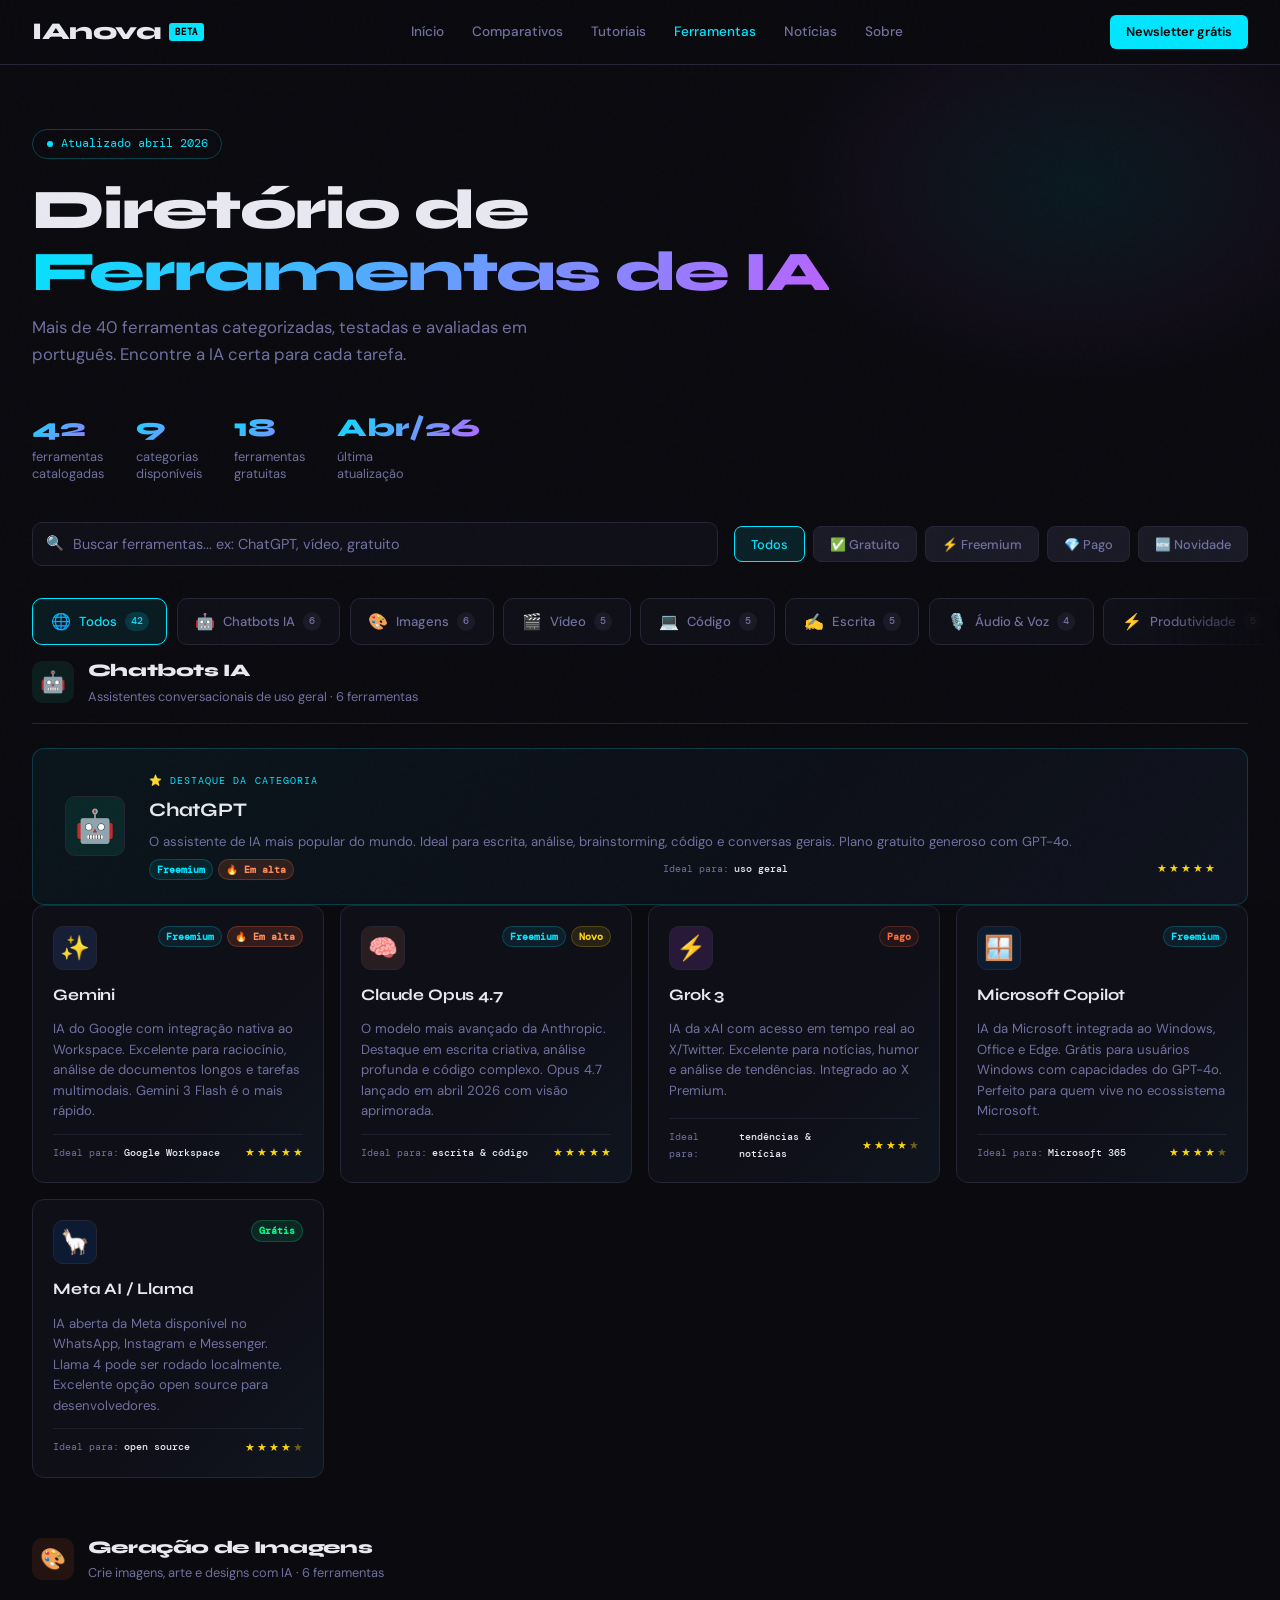
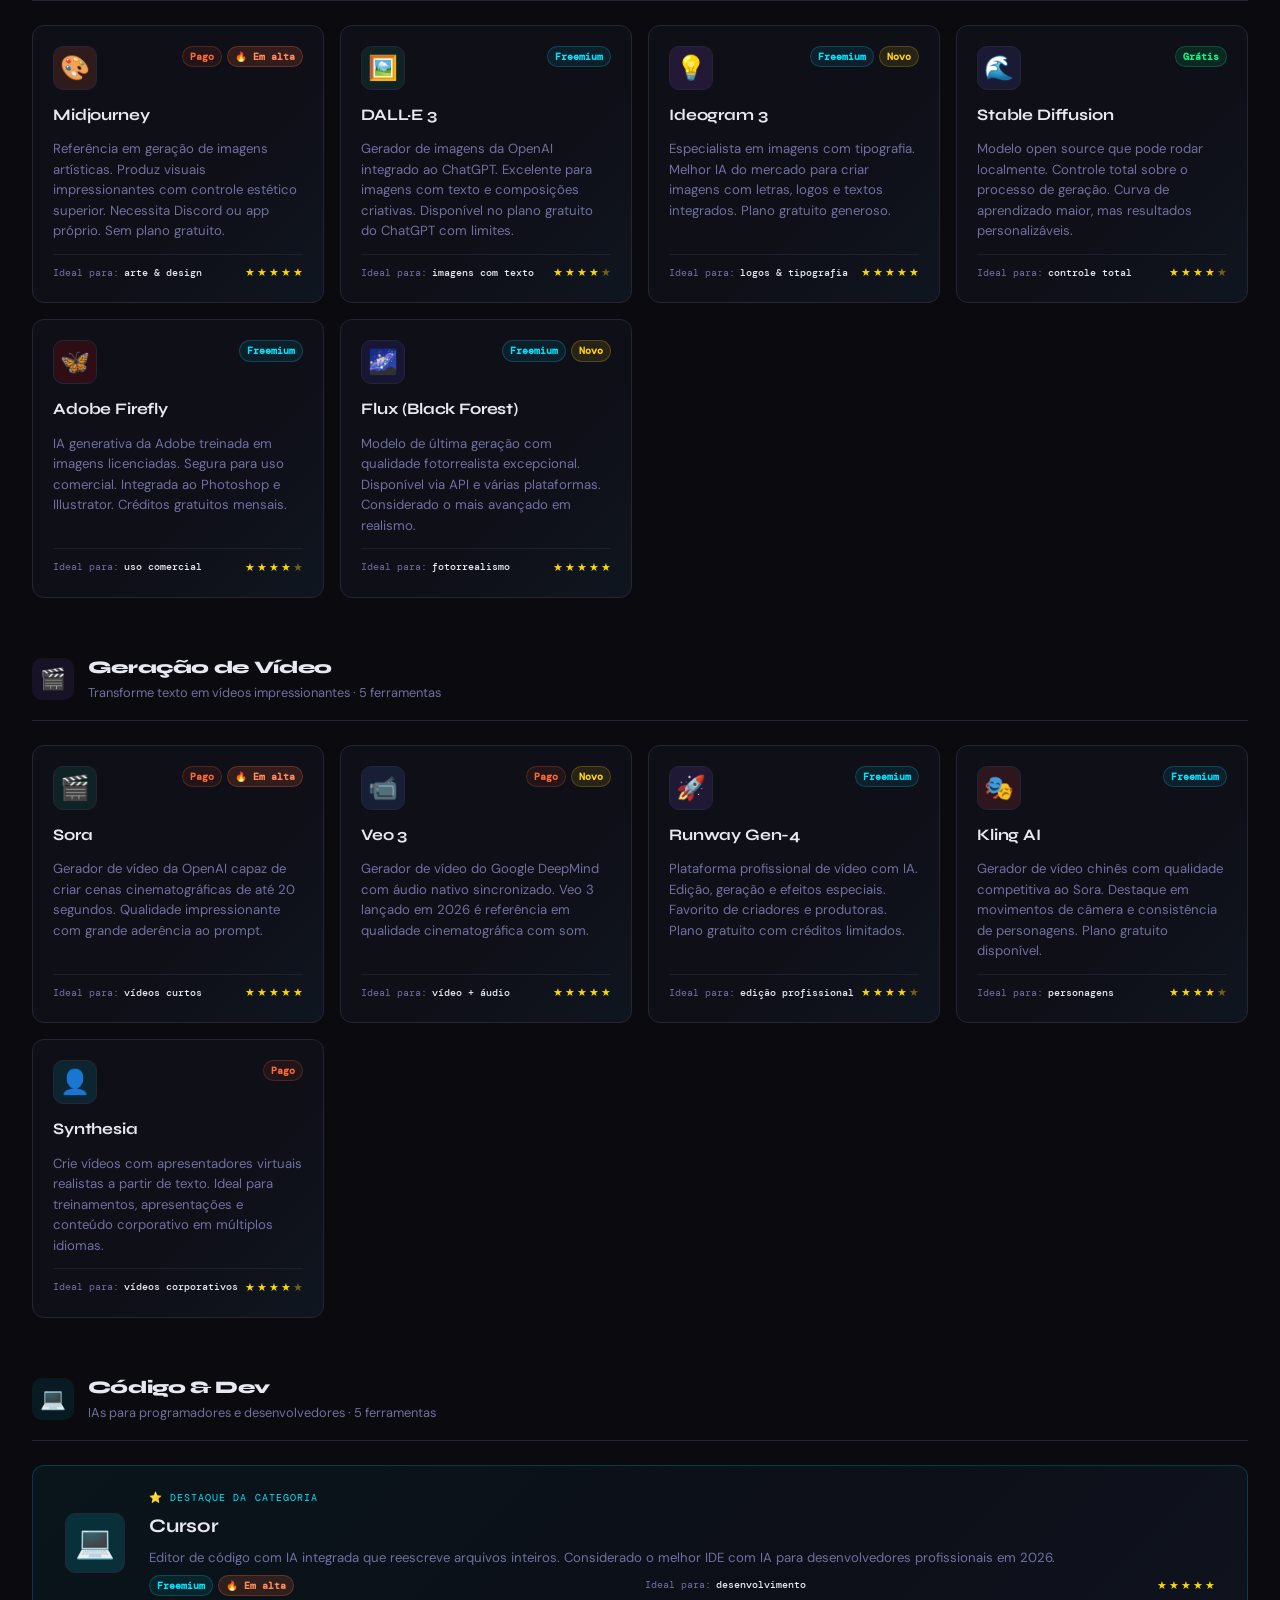
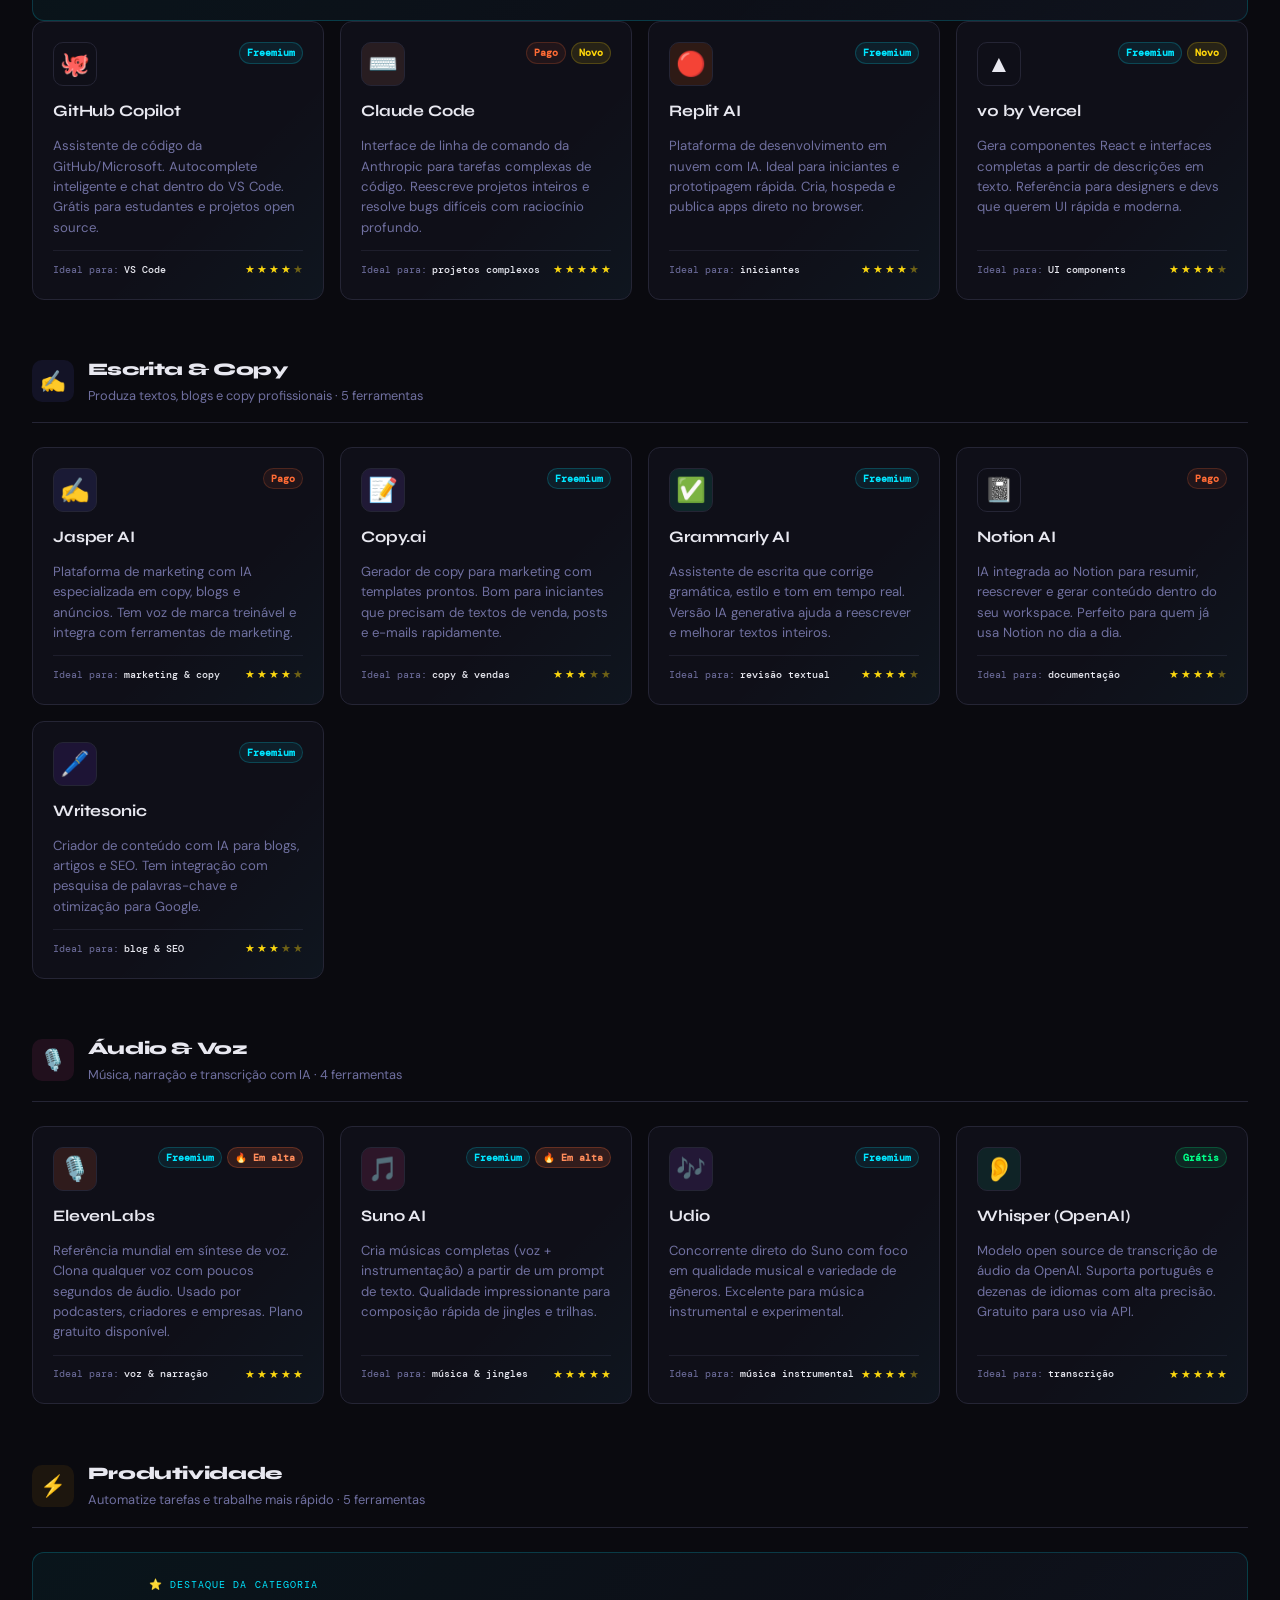
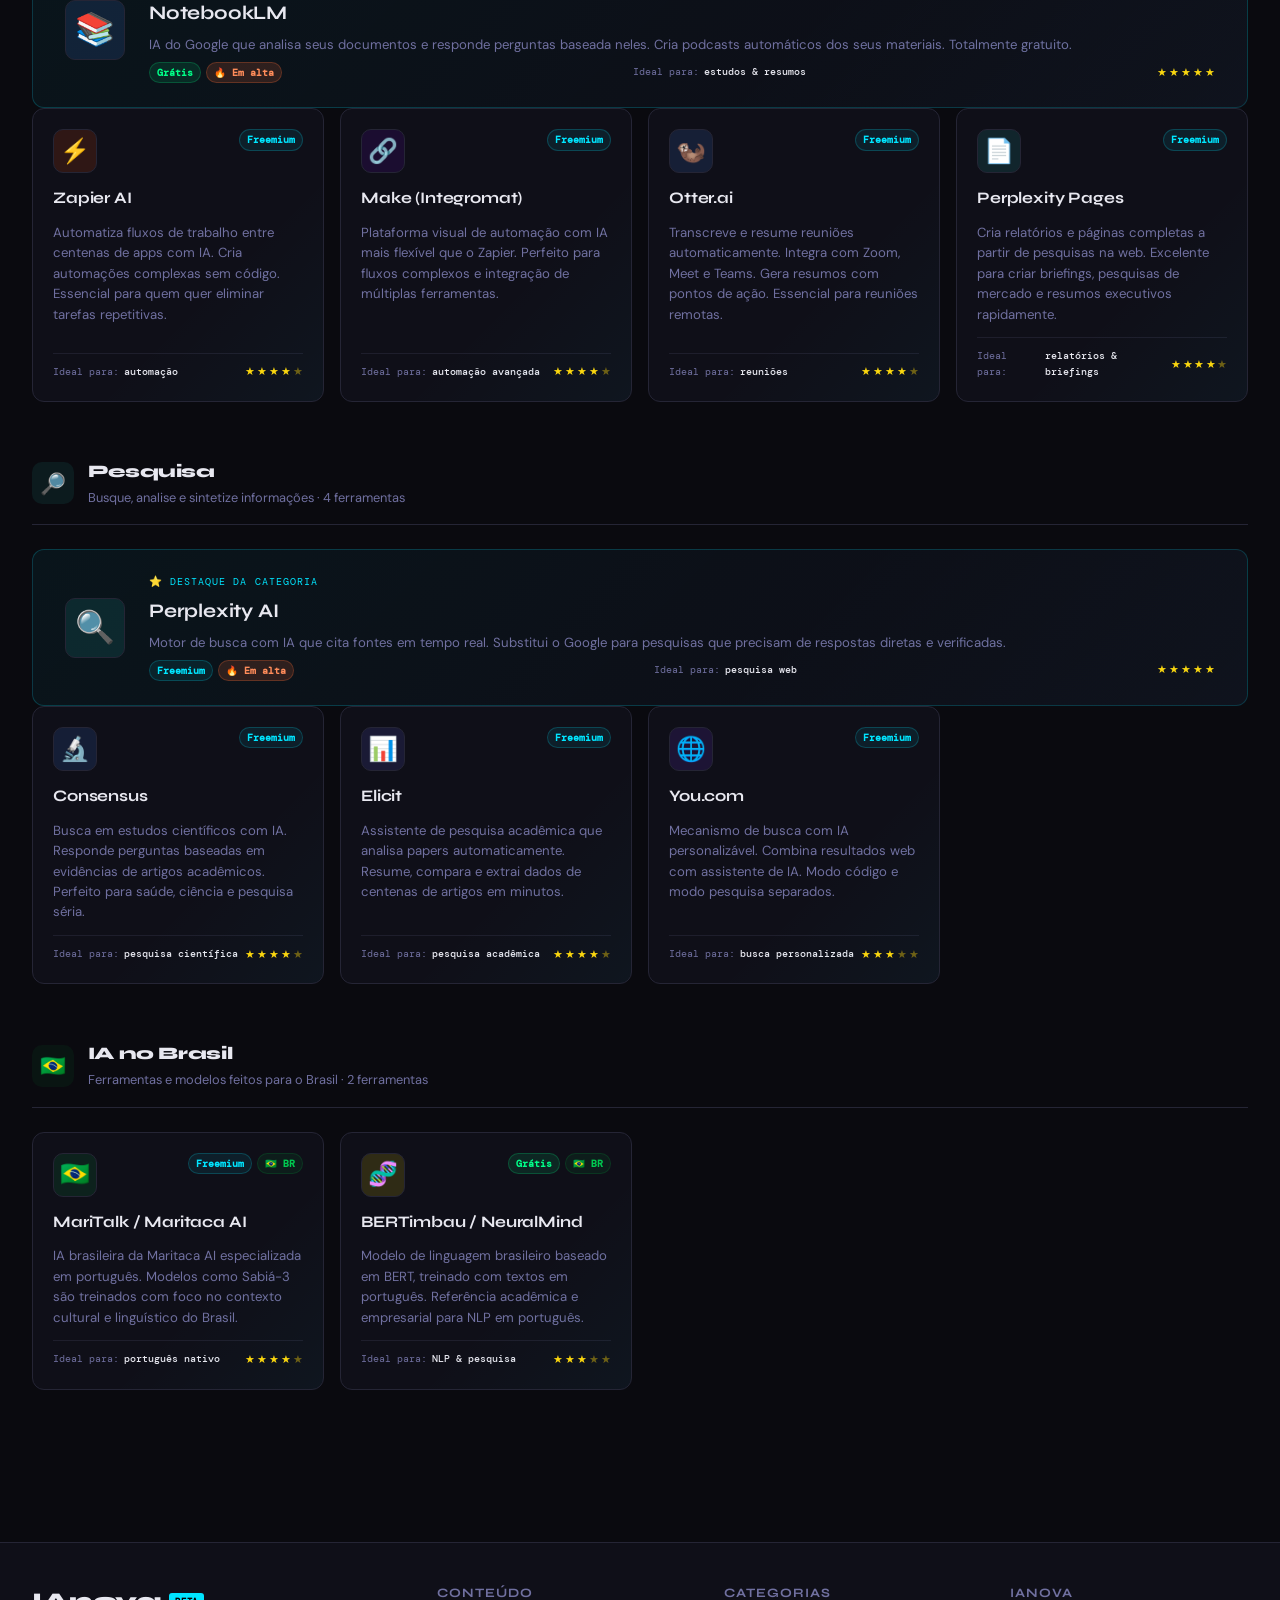
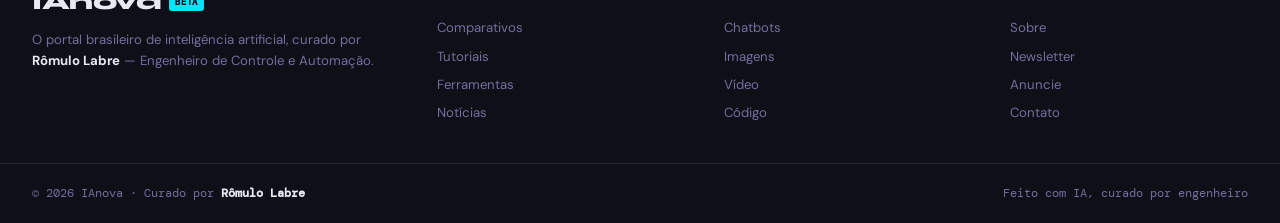
<file: ferramentas.html>
<!DOCTYPE html>
<html lang="pt-BR">
<head>
  <!-- Google tag (gtag.js) -->
<script async src="https://www.googletagmanager.com/gtag/js?id=G-01B01RZD96"></script>
<script>
  window.dataLayer = window.dataLayer || [];
  function gtag(){dataLayer.push(arguments);}
  gtag('js', new Date());
  gtag('config', 'G-01B01RZD96');
</script>
  <meta charset="UTF-8" />
  <meta name="viewport" content="width=device-width, initial-scale=1.0" />

  <!-- ═══ SEO ═══ -->
  <title>Diretório de Ferramentas de IA 2026 — IAnova</title>
  <meta name="description" content="O maior diretório de ferramentas de inteligência artificial em português. Compare, filtre e encontre a IA certa para cada tarefa — escrita, imagens, vídeo, código, produtividade e mais." />
  <meta name="keywords" content="ferramentas de IA, melhores IAs 2026, diretório inteligência artificial, ChatGPT, Gemini, Claude, Midjourney, ferramentas gratuitas IA, IA para trabalho, IA para criadores" />
  <meta name="robots" content="index, follow, max-snippet:-1, max-image-preview:large" />
  <link rel="canonical" href="https://ianova.ia.br/ferramentas/" />

  <!-- Open Graph -->
  <meta property="og:type" content="website" />
  <meta property="og:site_name" content="IAnova" />
  <meta property="og:title" content="Diretório de Ferramentas de IA 2026 — IAnova" />
  <meta property="og:description" content="Encontre a IA certa para cada tarefa. Mais de 40 ferramentas categorizadas e avaliadas em português." />
  <meta property="og:url" content="https://ianova.ia.br/ferramentas/" />
  <meta property="og:image" content="https://ianova.ia.br/assets/og-ferramentas.png" />
  <meta property="og:locale" content="pt_BR" />

  <!-- Schema -->
  <script type="application/ld+json">
  {
    "@context": "https://schema.org",
    "@type": "CollectionPage",
    "name": "Diretório de Ferramentas de IA 2026",
    "description": "O maior diretório de ferramentas de inteligência artificial em português.",
    "url": "https://ianova.ia.br/ferramentas/",
    "publisher": { "@type": "Organization", "name": "IAnova", "url": "https://ianova.ia.br" },
    "inLanguage": "pt-BR"
  }
  </script>

  <!-- ═══ CSS GLOBAL ═══ -->
  <link rel="stylesheet" href="style.css" />

  <link rel="preconnect" href="https://fonts.googleapis.com" />
  <link rel="preconnect" href="https://fonts.gstatic.com" crossorigin />
  <link href="https://fonts.googleapis.com/css2?family=Syne:wght@400;600;700;800&family=DM+Sans:ital,wght@0,300;0,400;0,500;1,300&family=DM+Mono:wght@400;500&display=swap" rel="stylesheet" />

  <style>
    /* ═══ CSS ESPECÍFICO DESTA PÁGINA ═══
       CSS global em style.css
    ═══════════════════════════════════ */
    *, *::before, *::after { box-sizing: border-box; margin: 0; padding: 0; }

    :root {
      --bg:      #0a0a0f;
      --bg2:     #0f0f18;
      --bg3:     #16161f;
      --surface: #1a1a26;
      --border:  #252535;
      --text:    #e8e8f0;
      --muted:   #7070a0;
      --accent:  #00e5ff;
      --accent2: #bf5fff;
      --accent3: #ff6b35;
      --green:   #00ff88;
      --yellow:  #ffd60a;
      --fhead:   'Syne', sans-serif;
      --fbody:   'DM Sans', sans-serif;
      --fmono:   'DM Mono', monospace;
    }

    html { scroll-behavior: smooth; }
    body {
      background: var(--bg); color: var(--text);
      font-family: var(--fbody); font-size: 16px;
      line-height: 1.6; overflow-x: hidden;
    }

    body::before {
      content: ''; position: fixed; inset: 0;
      background-image: url("data:image/svg+xml,%3Csvg viewBox='0 0 256 256' xmlns='http://www.w3.org/2000/svg'%3E%3Cfilter id='n'%3E%3CfeTurbulence type='fractalNoise' baseFrequency='0.9' numOctaves='4' stitchTiles='stitch'/%3E%3C/filter%3E%3Crect width='100%25' height='100%25' filter='url(%23n)' opacity='0.04'/%3E%3C/svg%3E");
      pointer-events: none; z-index: 9999; opacity: .4;
    }

    ::-webkit-scrollbar { width: 4px; }
    ::-webkit-scrollbar-track { background: var(--bg); }
    ::-webkit-scrollbar-thumb { background: var(--accent); border-radius: 2px; }

    /* ─── HEADER ─── */
    header {
      position: sticky; top: 0; z-index: 100;
      background: rgba(10,10,15,.88); backdrop-filter: blur(20px);
      border-bottom: 1px solid var(--border);
    }
    .header-inner {
      max-width: 1280px; margin: 0 auto; padding: 0 2rem;
      display: flex; align-items: center; justify-content: space-between;
      height: 64px;
    }
    .logo {
      font-family: var(--fhead); font-size: 1.5rem; font-weight: 800;
      color: var(--text); text-decoration: none;
      display: flex; align-items: center; gap: .5rem; letter-spacing: -.02em;
    }
    .logo-badge {
      background: var(--accent); color: #000;
      font-size: .55rem; font-weight: 700; padding: 2px 6px;
      border-radius: 3px; font-family: var(--fmono); letter-spacing: .08em;
    }
    nav { display: flex; gap: .25rem; }
    nav a {
      color: var(--muted); text-decoration: none; font-size: .85rem; font-weight: 500;
      padding: .4rem .75rem; border-radius: 6px; transition: color .2s, background .2s;
    }
    nav a:hover { color: var(--text); background: var(--surface); }
    nav a.active { color: var(--accent); }
    .header-cta {
      background: var(--accent); color: #000; border: none;
      font-family: var(--fbody); font-size: .8rem; font-weight: 600;
      padding: .45rem 1rem; border-radius: 6px; cursor: pointer;
      text-decoration: none; transition: opacity .2s;
    }
    .header-cta:hover { opacity: .85; }
    .menu-toggle {
      display: none; flex-direction: column; gap: 5px;
      background: none; border: none; cursor: pointer; padding: .4rem;
    }
    .menu-toggle span { display: block; width: 22px; height: 2px; background: var(--text); border-radius: 2px; }
    .mobile-nav {
      display: none; flex-direction: column;
      position: fixed; top: 64px; left: 0; right: 0; z-index: 200;
      background: var(--bg2); border-bottom: 1px solid var(--border);
      padding: .75rem 1.25rem; box-shadow: 0 8px 32px rgba(0,0,0,.5);
    }
    .mobile-nav a {
      color: var(--muted); text-decoration: none; font-size: .95rem; font-weight: 500;
      padding: .65rem 0; border-bottom: 1px solid var(--border); transition: color .2s;
    }
    .mobile-nav a:last-child { border-bottom: none; }
    .mobile-nav a:hover { color: var(--accent); }
    .mobile-nav.open { display: flex; }
    .nav-backdrop {
      display: none; position: fixed; inset: 0; top: 64px;
      z-index: 199; background: rgba(0,0,0,.4);
    }
    .nav-backdrop.open { display: block; }

    /* ─── HERO ─── */
    .dir-hero {
      max-width: 1280px; margin: 0 auto; padding: 4rem 2rem 2.5rem;
      position: relative; overflow: hidden;
    }
    .dir-hero::before {
      content: ''; position: absolute; top: -80px; right: -100px;
      width: 600px; height: 400px;
      background: radial-gradient(ellipse, rgba(0,229,255,.07) 0%, rgba(191,95,255,.04) 50%, transparent 70%);
      pointer-events: none;
    }
    .dir-tag {
      display: inline-flex; align-items: center; gap: .5rem;
      font-family: var(--fmono); font-size: .72rem; color: var(--accent);
      border: 1px solid rgba(0,229,255,.25); padding: .3rem .85rem;
      border-radius: 100px; margin-bottom: 1.25rem;
    }
    .dir-tag::before {
      content: ''; width: 6px; height: 6px; background: var(--accent);
      border-radius: 50%; animation: pulse 2s infinite;
    }
    @keyframes pulse { 0%,100%{opacity:1;transform:scale(1)} 50%{opacity:.4;transform:scale(.7)} }

    .dir-hero h1 {
      font-family: var(--fhead); font-size: clamp(2rem, 5vw, 3.5rem);
      font-weight: 800; line-height: 1.1; letter-spacing: -.03em;
      margin-bottom: .75rem;
    }
    .dir-hero h1 em {
      font-style: normal;
      background: linear-gradient(135deg, var(--accent), var(--accent2));
      -webkit-background-clip: text; -webkit-text-fill-color: transparent;
      background-clip: text;
    }
    .dir-hero p { color: var(--muted); font-size: 1.05rem; max-width: 560px; }

    /* ─── STATS BAR ─── */
    .stats-bar {
      max-width: 1280px; margin: 0 auto; padding: 0 2rem 2.5rem;
      display: flex; gap: 2rem; flex-wrap: wrap;
    }
    .stat-item {
      display: flex; align-items: center; gap: .6rem;
    }
    .stat-val {
      font-family: var(--fhead); font-size: 1.6rem; font-weight: 800;
      background: linear-gradient(135deg, var(--accent), var(--accent2));
      -webkit-background-clip: text; -webkit-text-fill-color: transparent;
      background-clip: text;
    }
    .stat-lbl { font-size: .8rem; color: var(--muted); line-height: 1.3; }

    /* ─── SEARCH + FILTERS ─── */
    .controls {
      max-width: 1280px; margin: 0 auto; padding: 0 2rem 2rem;
      display: flex; gap: 1rem; align-items: center; flex-wrap: wrap;
    }
    .search-wrap {
      flex: 1; min-width: 260px; position: relative;
    }
    .search-icon {
      position: absolute; left: .9rem; top: 50%; transform: translateY(-50%);
      color: var(--muted); font-size: .9rem; pointer-events: none;
    }
    .search-input {
      width: 100%; background: var(--bg2); border: 1px solid var(--border);
      border-radius: 10px; padding: .75rem 1rem .75rem 2.5rem;
      color: var(--text); font-family: var(--fbody); font-size: .9rem;
      outline: none; transition: border-color .2s;
    }
    .search-input::placeholder { color: var(--muted); }
    .search-input:focus { border-color: var(--accent); }

    .filter-group { display: flex; gap: .5rem; flex-wrap: wrap; }
    .filter-btn {
      background: var(--surface); color: var(--muted);
      border: 1px solid var(--border); border-radius: 8px;
      font-family: var(--fbody); font-size: .8rem; font-weight: 500;
      padding: .55rem 1rem; cursor: pointer; transition: all .2s;
      white-space: nowrap;
    }
    .filter-btn:hover { border-color: var(--accent); color: var(--accent); }
    .filter-btn.active {
      background: rgba(0,229,255,.1); border-color: var(--accent);
      color: var(--accent);
    }

    /* ─── CATEGORY TABS ─── */
    .cat-tabs {
      max-width: 1280px; margin: 0 auto; padding: 0 2rem 2rem;
      display: flex; gap: .6rem; overflow-x: auto; padding-bottom: .75rem;
      -webkit-mask-image: linear-gradient(to right, black 90%, transparent 100%);
      mask-image: linear-gradient(to right, black 90%, transparent 100%);
    }
    .cat-tabs::-webkit-scrollbar { display: none; }
    .cat-tab {
      background: var(--bg2); border: 1px solid var(--border);
      border-radius: 10px; padding: .6rem 1.1rem;
      display: flex; align-items: center; gap: .5rem;
      font-size: .82rem; font-weight: 500; color: var(--muted);
      cursor: pointer; transition: all .2s; white-space: nowrap;
      flex-shrink: 0;
    }
    .cat-tab:hover { border-color: var(--accent); color: var(--text); }
    .cat-tab.active { background: rgba(0,229,255,.08); border-color: var(--accent); color: var(--accent); }
    .cat-tab .cat-emoji { font-size: 1rem; }
    .cat-tab .cat-count {
      background: var(--surface); color: var(--muted);
      font-family: var(--fmono); font-size: .65rem;
      padding: 1px 6px; border-radius: 100px;
    }
    .cat-tab.active .cat-count { background: rgba(0,229,255,.15); color: var(--accent); }

    /* ─── MAIN LAYOUT ─── */
    .dir-main {
      max-width: 1280px; margin: 0 auto; padding: 0 2rem 4rem;
    }

    /* ─── CATEGORY SECTION ─── */
    .cat-section { margin-bottom: 3.5rem; }
    .cat-header {
      display: flex; align-items: center; gap: .85rem;
      margin-bottom: 1.5rem; padding-bottom: 1rem;
      border-bottom: 1px solid var(--border);
    }
    .cat-header-icon {
      width: 42px; height: 42px; border-radius: 10px;
      display: flex; align-items: center; justify-content: center;
      font-size: 1.3rem; flex-shrink: 0;
    }
    .cat-header-info h2 {
      font-family: var(--fhead); font-size: 1.1rem; font-weight: 800;
      letter-spacing: -.02em;
    }
    .cat-header-info p { font-size: .8rem; color: var(--muted); margin-top: .1rem; }

    /* ─── TOOL GRID ─── */
    .tool-grid {
      display: grid;
      grid-template-columns: repeat(auto-fill, minmax(280px, 1fr));
      gap: 1rem;
    }

    /* ─── TOOL CARD ─── */
    .tool-card {
      background: var(--bg2); border: 1px solid var(--border);
      border-radius: 12px; padding: 1.25rem;
      display: flex; flex-direction: column; gap: .75rem;
      transition: border-color .2s, transform .2s, box-shadow .2s;
      cursor: pointer; position: relative; overflow: hidden;
      text-decoration: none; color: inherit;
    }
    .tool-card::before {
      content: ''; position: absolute; inset: 0;
      background: linear-gradient(135deg, transparent 60%, rgba(0,229,255,.03));
      pointer-events: none;
    }
    .tool-card:hover {
      border-color: rgba(0,229,255,.35);
      transform: translateY(-2px);
      box-shadow: 0 8px 24px rgba(0,0,0,.3);
    }

    .tool-card-top {
      display: flex; align-items: flex-start; justify-content: space-between; gap: .5rem;
    }
    .tool-icon-wrap {
      width: 44px; height: 44px; border-radius: 10px;
      display: flex; align-items: center; justify-content: center;
      font-size: 1.5rem; flex-shrink: 0;
      border: 1px solid var(--border);
    }
    .tool-badges { display: flex; flex-wrap: wrap; gap: .3rem; justify-content: flex-end; }

    .badge {
      font-size: .6rem; font-family: var(--fmono); font-weight: 600;
      padding: 2px 7px; border-radius: 100px; white-space: nowrap;
    }
    .badge-free    { background: rgba(0,255,136,.1); color: var(--green); border: 1px solid rgba(0,255,136,.2); }
    .badge-paid    { background: rgba(255,107,53,.08); color: var(--accent3); border: 1px solid rgba(255,107,53,.2); }
    .badge-freemium{ background: rgba(0,229,255,.08); color: var(--accent); border: 1px solid rgba(0,229,255,.2); }
    .badge-new     { background: rgba(255,214,10,.1); color: var(--yellow); border: 1px solid rgba(255,214,10,.2); }
    .badge-hot     { background: rgba(255,107,53,.15); color: #ff8c5a; border: 1px solid rgba(255,107,53,.25); }
    .badge-br      { background: rgba(0,156,59,.1); color: #00c950; border: 1px solid rgba(0,156,59,.2); }

    .tool-name {
      font-family: var(--fhead); font-size: 1rem; font-weight: 700;
      letter-spacing: -.01em;
    }
    .tool-desc {
      font-size: .825rem; color: var(--muted); line-height: 1.55;
      flex: 1;
    }
    .tool-footer {
      display: flex; align-items: center; justify-content: space-between;
      padding-top: .6rem; border-top: 1px solid rgba(37,37,53,.7);
    }
    .tool-best-for {
      font-family: var(--fmono); font-size: .65rem; color: var(--muted);
      display: flex; align-items: center; gap: .3rem;
    }
    .tool-best-for strong { color: var(--text); font-weight: 500; }

    .tool-stars { display: flex; gap: 2px; }
    .star { color: var(--yellow); font-size: .7rem; }
    .star.half { opacity: .4; }

    .tool-link {
      font-family: var(--fmono); font-size: .7rem; color: var(--accent);
      opacity: 0; transition: opacity .2s;
      display: flex; align-items: center; gap: .25rem;
    }
    .tool-card:hover .tool-link { opacity: 1; }

    /* ─── FEATURED TOOL (wide card) ─── */
    .tool-card.featured {
      grid-column: 1 / -1;
      flex-direction: row; gap: 1.5rem; align-items: center;
      padding: 1.5rem 2rem;
      background: linear-gradient(135deg, rgba(0,229,255,.05), rgba(191,95,255,.03));
      border-color: rgba(0,229,255,.2);
    }
    .tool-card.featured .tool-icon-wrap {
      width: 60px; height: 60px; font-size: 2rem; flex-shrink: 0;
    }
    .tool-card.featured .tool-name { font-size: 1.2rem; }
    .featured-body { flex: 1; }
    .featured-label {
      font-family: var(--fmono); font-size: .65rem; color: var(--accent);
      text-transform: uppercase; letter-spacing: .1em; margin-bottom: .3rem;
    }
    .tool-card.featured .tool-footer { border: none; padding-top: 0; }

    /* ─── EMPTY STATE ─── */
    .empty-state {
      text-align: center; padding: 4rem 2rem;
      color: var(--muted); display: none;
    }
    .empty-state .es-icon { font-size: 3rem; margin-bottom: 1rem; opacity: .4; }
    .empty-state p { font-size: .9rem; }

    /* ─── FOOTER ─── */
    footer { border-top: 1px solid var(--border); background: var(--bg2); margin-top: 2rem; }
    .footer-inner {
      max-width: 1280px; margin: 0 auto; padding: 2.5rem 2rem 2rem;
      display: grid; grid-template-columns: 1.5fr 1fr 1fr 1fr; gap: 3rem;
    }
    .footer-brand p { font-size: .825rem; color: var(--muted); line-height: 1.6; margin-top: .5rem; }
    .footer-col h4 {
      font-family: var(--fhead); font-size: .8rem; font-weight: 700;
      text-transform: uppercase; letter-spacing: .08em;
      color: var(--muted); margin-bottom: .9rem;
    }
    .footer-col a {
      display: block; color: var(--muted); text-decoration: none;
      font-size: .825rem; margin-bottom: .45rem; transition: color .2s;
    }
    .footer-col a:hover { color: var(--accent); }
    .footer-bottom {
      max-width: 1280px; margin: 0 auto; padding: 1.25rem 2rem;
      border-top: 1px solid var(--border);
      display: flex; align-items: center; justify-content: space-between;
      font-size: .75rem; color: var(--muted); font-family: var(--fmono);
    }

    /* ─── RESPONSIVE ─── */
    @media (max-width: 900px) {
      .footer-inner { grid-template-columns: 1fr 1fr; }
      nav { display: none; }
      .menu-toggle { display: flex; }
      .header-cta { display: none; }
      .tool-card.featured { flex-direction: column; }
    }
    @media (max-width: 600px) {
      .dir-hero { padding: 2.5rem 1rem 1.5rem; }
      .stats-bar { padding: 0 1rem 1.5rem; gap: 1.25rem; }
      .controls { padding: 0 1rem 1.25rem; }
      .cat-tabs { padding: 0 1rem .75rem; }
      .dir-main { padding: 0 1rem 3rem; }
      .tool-grid { grid-template-columns: 1fr; }
      .footer-inner { grid-template-columns: 1fr; gap: 1.5rem; padding: 2rem 1rem 1rem; }
      .footer-bottom { flex-direction: column; gap: .5rem; text-align: center; padding: 1rem; }
      .filter-group { display: none; }
      * { min-width: 0; }
    }
  </style>
</head>
<body>

<!-- HEADER -->
<header>
  <div class="header-inner">
    <a href="index.html" class="logo">IAnova <span class="logo-badge">BETA</span></a>
    <nav>
      <a href="index.html">Início</a>
      <a href="#">Comparativos</a>
      <a href="#">Tutoriais</a>
      <a href="ferramentas.html" class="active">Ferramentas</a>
      <a href="#">Notícias</a>
      <a href="sobre.html">Sobre</a>
    </nav>
    <a href="index.html#newsletter" class="header-cta">Newsletter grátis</a>
    <button class="menu-toggle" onclick="toggleMenu()" aria-label="Menu">
      <span></span><span></span><span></span>
    </button>
  </div>
</header>
<nav class="mobile-nav" id="mobileNav">
  <a href="index.html">Início</a>
  <a href="#">Comparativos</a>
  <a href="#">Tutoriais</a>
  <a href="ferramentas.html" style="color:var(--accent)">Ferramentas</a>
  <a href="#">Notícias</a>
  <a href="index.html#newsletter" style="color:var(--accent);font-weight:600;">Newsletter grátis →</a>
</nav>
<div class="nav-backdrop" id="navBackdrop" onclick="closeMenu()"></div>

<!-- HERO -->
<div class="dir-hero">
  <div class="dir-tag">Atualizado abril 2026</div>
  <h1>Diretório de<br><em>Ferramentas de IA</em></h1>
  <p>Mais de 40 ferramentas categorizadas, testadas e avaliadas em português. Encontre a IA certa para cada tarefa.</p>
</div>

<!-- STATS -->
<div class="stats-bar">
  <div class="stat-item">
    <div>
      <div class="stat-val">42</div>
      <div class="stat-lbl">ferramentas<br>catalogadas</div>
    </div>
  </div>
  <div class="stat-item">
    <div>
      <div class="stat-val">9</div>
      <div class="stat-lbl">categorias<br>disponíveis</div>
    </div>
  </div>
  <div class="stat-item">
    <div>
      <div class="stat-val">18</div>
      <div class="stat-lbl">ferramentas<br>gratuitas</div>
    </div>
  </div>
  <div class="stat-item">
    <div>
      <div class="stat-val">Abr/26</div>
      <div class="stat-lbl">última<br>atualização</div>
    </div>
  </div>
</div>

<!-- SEARCH + FILTERS -->
<div class="controls">
  <div class="search-wrap">
    <span class="search-icon">🔍</span>
    <input class="search-input" type="text" id="searchInput" placeholder="Buscar ferramentas... ex: ChatGPT, vídeo, gratuito" oninput="filterTools()" />
  </div>
  <div class="filter-group">
    <button class="filter-btn active" onclick="setFilter('todos', this)">Todos</button>
    <button class="filter-btn" onclick="setFilter('gratuito', this)">✅ Gratuito</button>
    <button class="filter-btn" onclick="setFilter('freemium', this)">⚡ Freemium</button>
    <button class="filter-btn" onclick="setFilter('pago', this)">💎 Pago</button>
    <button class="filter-btn" onclick="setFilter('novo', this)">🆕 Novidade</button>
  </div>
</div>

<!-- CATEGORY TABS -->
<div class="cat-tabs" id="catTabs">
  <div class="cat-tab active" onclick="setCategory('todos', this)">
    <span class="cat-emoji">🌐</span> Todos <span class="cat-count">42</span>
  </div>
  <div class="cat-tab" onclick="setCategory('chatbots', this)">
    <span class="cat-emoji">🤖</span> Chatbots IA <span class="cat-count">6</span>
  </div>
  <div class="cat-tab" onclick="setCategory('imagens', this)">
    <span class="cat-emoji">🎨</span> Imagens <span class="cat-count">6</span>
  </div>
  <div class="cat-tab" onclick="setCategory('video', this)">
    <span class="cat-emoji">🎬</span> Vídeo <span class="cat-count">5</span>
  </div>
  <div class="cat-tab" onclick="setCategory('codigo', this)">
    <span class="cat-emoji">💻</span> Código <span class="cat-count">5</span>
  </div>
  <div class="cat-tab" onclick="setCategory('escrita', this)">
    <span class="cat-emoji">✍️</span> Escrita <span class="cat-count">5</span>
  </div>
  <div class="cat-tab" onclick="setCategory('audio', this)">
    <span class="cat-emoji">🎙️</span> Áudio & Voz <span class="cat-count">4</span>
  </div>
  <div class="cat-tab" onclick="setCategory('produtividade', this)">
    <span class="cat-emoji">⚡</span> Produtividade <span class="cat-count">5</span>
  </div>
  <div class="cat-tab" onclick="setCategory('pesquisa', this)">
    <span class="cat-emoji">🔎</span> Pesquisa <span class="cat-count">4</span>
  </div>
  <div class="cat-tab" onclick="setCategory('brasil', this)">
    <span class="cat-emoji">🇧🇷</span> IA no Brasil <span class="cat-count">2</span>
  </div>
</div>

<!-- MAIN CONTENT -->
<div class="dir-main" id="dirMain">
  <div class="empty-state" id="emptyState">
    <div class="es-icon">🔍</div>
    <p>Nenhuma ferramenta encontrada para essa busca.</p>
  </div>
</div>

<!-- FOOTER -->
<footer>
  <div class="footer-inner">
    <div class="footer-brand">
      <a href="index.html" class="logo">IAnova <span class="logo-badge">BETA</span></a>
      <p>O portal brasileiro de inteligência artificial, curado por <strong style="color:var(--text)">Rômulo Labre</strong> — Engenheiro de Controle e Automação.</p>
    </div>
    <div class="footer-col">
      <h4>Conteúdo</h4>
      <a href="#">Comparativos</a>
      <a href="#">Tutoriais</a>
      <a href="ferramentas.html">Ferramentas</a>
      <a href="#">Notícias</a>
    </div>
    <div class="footer-col">
      <h4>Categorias</h4>
      <a href="#">Chatbots</a>
      <a href="#">Imagens</a>
      <a href="#">Vídeo</a>
      <a href="#">Código</a>
    </div>
    <div class="footer-col">
      <h4>IAnova</h4>
      <a href="sobre.html">Sobre</a>
      <a href="index.html#newsletter">Newsletter</a>
      <a href="#">Anuncie</a>
      <a href="#">Contato</a>
    </div>
  </div>
  <div class="footer-bottom">
    <span>© 2026 IAnova · Curado por <strong style="color:var(--text)">Rômulo Labre</strong></span>
    <span>Feito com IA, curado por engenheiro</span>
  </div>
</footer>

<script>
// ═══════════════════════════════════════════════
// DATA — ferramentas de IA
// ═══════════════════════════════════════════════
const tools = [

  // ── CHATBOTS ──
  { id:'chatgpt',  cat:'chatbots', name:'ChatGPT',       icon:'🤖', color:'#10a37f',
    desc:'O assistente de IA mais popular do mundo. Ideal para escrita, análise, brainstorming, código e conversas gerais. Plano gratuito generoso com GPT-4o.',
    badges:['freemium','hot'], bestFor:'uso geral', stars:5, url:'https://chat.openai.com', featured:true },

  { id:'gemini',   cat:'chatbots', name:'Gemini',         icon:'✨', color:'#4285f4',
    desc:'IA do Google com integração nativa ao Workspace. Excelente para raciocínio, análise de documentos longos e tarefas multimodais. Gemini 3 Flash é o mais rápido.',
    badges:['freemium','hot'], bestFor:'Google Workspace', stars:5, url:'https://gemini.google.com' },

  { id:'claude',   cat:'chatbots', name:'Claude Opus 4.7',icon:'🧠', color:'#cc785c',
    desc:'O modelo mais avançado da Anthropic. Destaque em escrita criativa, análise profunda e código complexo. Opus 4.7 lançado em abril 2026 com visão aprimorada.',
    badges:['freemium','novo'], bestFor:'escrita & código', stars:5, url:'https://claude.ai' },

  { id:'grok',     cat:'chatbots', name:'Grok 3',         icon:'⚡', color:'#bf5fff',
    desc:'IA da xAI com acesso em tempo real ao X/Twitter. Excelente para notícias, humor e análise de tendências. Integrado ao X Premium.',
    badges:['pago'], bestFor:'tendências & notícias', stars:4, url:'https://grok.com' },

  { id:'copilot',  cat:'chatbots', name:'Microsoft Copilot',icon:'🪟', color:'#0078d4',
    desc:'IA da Microsoft integrada ao Windows, Office e Edge. Grátis para usuários Windows com capacidades do GPT-4o. Perfeito para quem vive no ecossistema Microsoft.',
    badges:['freemium'], bestFor:'Microsoft 365', stars:4, url:'https://copilot.microsoft.com' },

  { id:'llama',    cat:'chatbots', name:'Meta AI / Llama', icon:'🦙', color:'#0064e0',
    desc:'IA aberta da Meta disponível no WhatsApp, Instagram e Messenger. Llama 4 pode ser rodado localmente. Excelente opção open source para desenvolvedores.',
    badges:['gratuito'], bestFor:'open source', stars:4, url:'https://meta.ai' },

  // ── IMAGENS ──
  { id:'midjourney',cat:'imagens', name:'Midjourney',     icon:'🎨', color:'#ff6b35',
    desc:'Referência em geração de imagens artísticas. Produz visuais impressionantes com controle estético superior. Necessita Discord ou app próprio. Sem plano gratuito.',
    badges:['pago','hot'], bestFor:'arte & design', stars:5, url:'https://midjourney.com' },

  { id:'dalle',    cat:'imagens', name:'DALL·E 3',        icon:'🖼️', color:'#10a37f',
    desc:'Gerador de imagens da OpenAI integrado ao ChatGPT. Excelente para imagens com texto e composições criativas. Disponível no plano gratuito do ChatGPT com limites.',
    badges:['freemium'], bestFor:'imagens com texto', stars:4, url:'https://openai.com/dall-e-3' },

  { id:'ideogram', cat:'imagens', name:'Ideogram 3',      icon:'💡', color:'#a855f7',
    desc:'Especialista em imagens com tipografia. Melhor IA do mercado para criar imagens com letras, logos e textos integrados. Plano gratuito generoso.',
    badges:['freemium','novo'], bestFor:'logos & tipografia', stars:5, url:'https://ideogram.ai' },

  { id:'stable',   cat:'imagens', name:'Stable Diffusion',icon:'🌊', color:'#6366f1',
    desc:'Modelo open source que pode rodar localmente. Controle total sobre o processo de geração. Curva de aprendizado maior, mas resultados personalizáveis.',
    badges:['gratuito'], bestFor:'controle total', stars:4, url:'https://stability.ai' },

  { id:'firefly',  cat:'imagens', name:'Adobe Firefly',   icon:'🦋', color:'#ff0000',
    desc:'IA generativa da Adobe treinada em imagens licenciadas. Segura para uso comercial. Integrada ao Photoshop e Illustrator. Créditos gratuitos mensais.',
    badges:['freemium'], bestFor:'uso comercial', stars:4, url:'https://firefly.adobe.com' },

  { id:'flux',     cat:'imagens', name:'Flux (Black Forest)',icon:'🌌', color:'#4f46e5',
    desc:'Modelo de última geração com qualidade fotorrealista excepcional. Disponível via API e várias plataformas. Considerado o mais avançado em realismo.',
    badges:['freemium','novo'], bestFor:'fotorrealismo', stars:5, url:'https://blackforestlabs.ai' },

  // ── VÍDEO ──
  { id:'sora',     cat:'video', name:'Sora',              icon:'🎬', color:'#10a37f',
    desc:'Gerador de vídeo da OpenAI capaz de criar cenas cinematográficas de até 20 segundos. Qualidade impressionante com grande aderência ao prompt.',
    badges:['pago','hot'], bestFor:'vídeos curtos', stars:5, url:'https://sora.com' },

  { id:'veo',      cat:'video', name:'Veo 3',             icon:'📹', color:'#4285f4',
    desc:'Gerador de vídeo do Google DeepMind com áudio nativo sincronizado. Veo 3 lançado em 2026 é referência em qualidade cinematográfica com som.',
    badges:['pago','novo'], bestFor:'vídeo + áudio', stars:5, url:'https://deepmind.google' },

  { id:'runway',   cat:'video', name:'Runway Gen-4',      icon:'🚀', color:'#8b5cf6',
    desc:'Plataforma profissional de vídeo com IA. Edição, geração e efeitos especiais. Favorito de criadores e produtoras. Plano gratuito com créditos limitados.',
    badges:['freemium'], bestFor:'edição profissional', stars:4, url:'https://runwayml.com' },

  { id:'kling',    cat:'video', name:'Kling AI',          icon:'🎭', color:'#ef4444',
    desc:'Gerador de vídeo chinês com qualidade competitiva ao Sora. Destaque em movimentos de câmera e consistência de personagens. Plano gratuito disponível.',
    badges:['freemium'], bestFor:'personagens', stars:4, url:'https://klingai.com' },

  { id:'synthesia',cat:'video', name:'Synthesia',         icon:'👤', color:'#06b6d4',
    desc:'Crie vídeos com apresentadores virtuais realistas a partir de texto. Ideal para treinamentos, apresentações e conteúdo corporativo em múltiplos idiomas.',
    badges:['pago'], bestFor:'vídeos corporativos', stars:4, url:'https://synthesia.io' },

  // ── CÓDIGO ──
  { id:'cursor',   cat:'codigo', name:'Cursor',           icon:'💻', color:'#00e5ff',
    desc:'Editor de código com IA integrada que reescreve arquivos inteiros. Considerado o melhor IDE com IA para desenvolvedores profissionais em 2026.',
    badges:['freemium','hot'], bestFor:'desenvolvimento', stars:5, url:'https://cursor.sh', featured:true },

  { id:'copilot-code',cat:'codigo', name:'GitHub Copilot',icon:'🐙', color:'#333',
    desc:'Assistente de código da GitHub/Microsoft. Autocomplete inteligente e chat dentro do VS Code. Grátis para estudantes e projetos open source.',
    badges:['freemium'], bestFor:'VS Code', stars:4, url:'https://github.com/features/copilot' },

  { id:'claude-code',cat:'codigo', name:'Claude Code',   icon:'⌨️', color:'#cc785c',
    desc:'Interface de linha de comando da Anthropic para tarefas complexas de código. Reescreve projetos inteiros e resolve bugs difíceis com raciocínio profundo.',
    badges:['pago','novo'], bestFor:'projetos complexos', stars:5, url:'https://claude.ai/code' },

  { id:'replit',   cat:'codigo', name:'Replit AI',        icon:'🔴', color:'#f26207',
    desc:'Plataforma de desenvolvimento em nuvem com IA. Ideal para iniciantes e prototipagem rápida. Cria, hospeda e publica apps direto no browser.',
    badges:['freemium'], bestFor:'iniciantes', stars:4, url:'https://replit.com' },

  { id:'v0',       cat:'codigo', name:'v0 by Vercel',     icon:'▲', color:'#fff',
    desc:'Gera componentes React e interfaces completas a partir de descrições em texto. Referência para designers e devs que querem UI rápida e moderna.',
    badges:['freemium','novo'], bestFor:'UI components', stars:4, url:'https://v0.dev' },

  // ── ESCRITA ──
  { id:'jasper',   cat:'escrita', name:'Jasper AI',       icon:'✍️', color:'#6366f1',
    desc:'Plataforma de marketing com IA especializada em copy, blogs e anúncios. Tem voz de marca treinável e integra com ferramentas de marketing.',
    badges:['pago'], bestFor:'marketing & copy', stars:4, url:'https://jasper.ai' },

  { id:'copy-ai',  cat:'escrita', name:'Copy.ai',         icon:'📝', color:'#8b5cf6',
    desc:'Gerador de copy para marketing com templates prontos. Bom para iniciantes que precisam de textos de venda, posts e e-mails rapidamente.',
    badges:['freemium'], bestFor:'copy & vendas', stars:3, url:'https://copy.ai' },

  { id:'grammarly',cat:'escrita', name:'Grammarly AI',    icon:'✅', color:'#15c39a',
    desc:'Assistente de escrita que corrige gramática, estilo e tom em tempo real. Versão IA generativa ajuda a reescrever e melhorar textos inteiros.',
    badges:['freemium'], bestFor:'revisão textual', stars:4, url:'https://grammarly.com' },

  { id:'notion-ai',cat:'escrita', name:'Notion AI',       icon:'📓', color:'#fff',
    desc:'IA integrada ao Notion para resumir, reescrever e gerar conteúdo dentro do seu workspace. Perfeito para quem já usa Notion no dia a dia.',
    badges:['pago'], bestFor:'documentação', stars:4, url:'https://notion.so/product/ai' },

  { id:'writesonic',cat:'escrita', name:'Writesonic',     icon:'🖊️', color:'#7c3aed',
    desc:'Criador de conteúdo com IA para blogs, artigos e SEO. Tem integração com pesquisa de palavras-chave e otimização para Google.',
    badges:['freemium'], bestFor:'blog & SEO', stars:3, url:'https://writesonic.com' },

  // ── ÁUDIO ──
  { id:'elevenlabs',cat:'audio', name:'ElevenLabs',       icon:'🎙️', color:'#ff6b35',
    desc:'Referência mundial em síntese de voz. Clona qualquer voz com poucos segundos de áudio. Usado por podcasters, criadores e empresas. Plano gratuito disponível.',
    badges:['freemium','hot'], bestFor:'voz & narração', stars:5, url:'https://elevenlabs.io' },

  { id:'suno',     cat:'audio', name:'Suno AI',           icon:'🎵', color:'#ec4899',
    desc:'Cria músicas completas (voz + instrumentação) a partir de um prompt de texto. Qualidade impressionante para composição rápida de jingles e trilhas.',
    badges:['freemium','hot'], bestFor:'música & jingles', stars:5, url:'https://suno.ai' },

  { id:'udio',     cat:'audio', name:'Udio',              icon:'🎶', color:'#a855f7',
    desc:'Concorrente direto do Suno com foco em qualidade musical e variedade de gêneros. Excelente para música instrumental e experimental.',
    badges:['freemium'], bestFor:'música instrumental', stars:4, url:'https://udio.com' },

  { id:'whisper',  cat:'audio', name:'Whisper (OpenAI)',  icon:'👂', color:'#10a37f',
    desc:'Modelo open source de transcrição de áudio da OpenAI. Suporta português e dezenas de idiomas com alta precisão. Gratuito para uso via API.',
    badges:['gratuito'], bestFor:'transcrição', stars:5, url:'https://openai.com/research/whisper' },

  // ── PRODUTIVIDADE ──
  { id:'notebooklm',cat:'produtividade', name:'NotebookLM', icon:'📚', color:'#4285f4',
    desc:'IA do Google que analisa seus documentos e responde perguntas baseada neles. Cria podcasts automáticos dos seus materiais. Totalmente gratuito.',
    badges:['gratuito','hot'], bestFor:'estudos & resumos', stars:5, url:'https://notebooklm.google.com', featured:true },

  { id:'zapier',   cat:'produtividade', name:'Zapier AI',  icon:'⚡', color:'#ff4a00',
    desc:'Automatiza fluxos de trabalho entre centenas de apps com IA. Cria automações complexas sem código. Essencial para quem quer eliminar tarefas repetitivas.',
    badges:['freemium'], bestFor:'automação', stars:4, url:'https://zapier.com' },

  { id:'make',     cat:'produtividade', name:'Make (Integromat)',icon:'🔗', color:'#6d00cc',
    desc:'Plataforma visual de automação com IA mais flexível que o Zapier. Perfeito para fluxos complexos e integração de múltiplas ferramentas.',
    badges:['freemium'], bestFor:'automação avançada', stars:4, url:'https://make.com' },

  { id:'otter',    cat:'produtividade', name:'Otter.ai',   icon:'🦦', color:'#4285f4',
    desc:'Transcreve e resume reuniões automaticamente. Integra com Zoom, Meet e Teams. Gera resumos com pontos de ação. Essencial para reuniões remotas.',
    badges:['freemium'], bestFor:'reuniões', stars:4, url:'https://otter.ai' },

  { id:'perplexity-prod',cat:'produtividade', name:'Perplexity Pages',icon:'📄', color:'#20b2aa',
    desc:'Cria relatórios e páginas completas a partir de pesquisas na web. Excelente para criar briefings, pesquisas de mercado e resumos executivos rapidamente.',
    badges:['freemium'], bestFor:'relatórios & briefings', stars:4, url:'https://perplexity.ai' },

  // ── PESQUISA ──
  { id:'perplexity',cat:'pesquisa', name:'Perplexity AI', icon:'🔍', color:'#20b2aa',
    desc:'Motor de busca com IA que cita fontes em tempo real. Substitui o Google para pesquisas que precisam de respostas diretas e verificadas.',
    badges:['freemium','hot'], bestFor:'pesquisa web', stars:5, url:'https://perplexity.ai', featured:true },

  { id:'consensus', cat:'pesquisa', name:'Consensus',     icon:'🔬', color:'#3b82f6',
    desc:'Busca em estudos científicos com IA. Responde perguntas baseadas em evidências de artigos acadêmicos. Perfeito para saúde, ciência e pesquisa séria.',
    badges:['freemium'], bestFor:'pesquisa científica', stars:4, url:'https://consensus.app' },

  { id:'elicit',   cat:'pesquisa', name:'Elicit',         icon:'📊', color:'#6366f1',
    desc:'Assistente de pesquisa acadêmica que analisa papers automaticamente. Resume, compara e extrai dados de centenas de artigos em minutos.',
    badges:['freemium'], bestFor:'pesquisa acadêmica', stars:4, url:'https://elicit.org' },

  { id:'youcom',   cat:'pesquisa', name:'You.com',        icon:'🌐', color:'#7c3aed',
    desc:'Mecanismo de busca com IA personalizável. Combina resultados web com assistente de IA. Modo código e modo pesquisa separados.',
    badges:['freemium'], bestFor:'busca personalizada', stars:3, url:'https://you.com' },

  // ── BRASIL ──
  { id:'maritaca', cat:'brasil', name:'MariTalk / Maritaca AI',icon:'🇧🇷', color:'#009c3b',
    desc:'IA brasileira da Maritaca AI especializada em português. Modelos como Sabiá-3 são treinados com foco no contexto cultural e linguístico do Brasil.',
    badges:['freemium','br'], bestFor:'português nativo', stars:4, url:'https://maritaca.ai' },

  { id:'neuralmind',cat:'brasil', name:'BERTimbau / NeuralMind',icon:'🧬', color:'#fedf00',
    desc:'Modelo de linguagem brasileiro baseado em BERT, treinado com textos em português. Referência acadêmica e empresarial para NLP em português.',
    badges:['gratuito','br'], bestFor:'NLP & pesquisa', stars:3, url:'https://neuralmind.ai' },
];

// ═══════════════════════════════════════════════
// RENDER ENGINE
// ═══════════════════════════════════════════════
let currentCat = 'todos';
let currentFilter = 'todos';

const CATEGORIES = {
  chatbots:     { label:'Chatbots IA',     emoji:'🤖', color:'rgba(16,163,127,.12)',  desc:'Assistentes conversacionais de uso geral' },
  imagens:      { label:'Geração de Imagens', emoji:'🎨', color:'rgba(255,107,53,.1)', desc:'Crie imagens, arte e designs com IA' },
  video:        { label:'Geração de Vídeo',emoji:'🎬', color:'rgba(139,92,246,.1)',   desc:'Transforme texto em vídeos impressionantes' },
  codigo:       { label:'Código & Dev',    emoji:'💻', color:'rgba(0,229,255,.08)',   desc:'IAs para programadores e desenvolvedores' },
  escrita:      { label:'Escrita & Copy',  emoji:'✍️', color:'rgba(99,102,241,.1)',   desc:'Produza textos, blogs e copy profissionais' },
  audio:        { label:'Áudio & Voz',     emoji:'🎙️', color:'rgba(236,72,153,.1)',  desc:'Música, narração e transcrição com IA' },
  produtividade:{ label:'Produtividade',   emoji:'⚡', color:'rgba(255,166,0,.08)',   desc:'Automatize tarefas e trabalhe mais rápido' },
  pesquisa:     { label:'Pesquisa',        emoji:'🔎', color:'rgba(32,178,170,.1)',   desc:'Busque, analise e sintetize informações' },
  brasil:       { label:'IA no Brasil',    emoji:'🇧🇷', color:'rgba(0,156,59,.08)',   desc:'Ferramentas e modelos feitos para o Brasil' },
};

function starsHTML(n) {
  let h = '';
  for(let i=1;i<=5;i++) h += `<span class="star${i>n?' half':''}">★</span>`;
  return h;
}

function badgeHTML(b) {
  const map = { gratuito:['badge-free','Grátis'], paid:['badge-paid','Pago'],
    freemium:['badge-freemium','Freemium'], pago:['badge-paid','Pago'],
    novo:['badge-new','Novo'], hot:['badge-hot','🔥 Em alta'], br:['badge-br','🇧🇷 BR'] };
  return (map[b]||[]) ? `<span class="badge ${map[b][0]}">${map[b][1]}</span>` : '';
}

function renderTools() {
  const query = document.getElementById('searchInput').value.toLowerCase();
  const main  = document.getElementById('dirMain');
  const empty = document.getElementById('emptyState');

  let filtered = tools.filter(t => {
    const matchCat    = currentCat === 'todos' || t.cat === currentCat;
    const matchFilter = currentFilter === 'todos' ||
      (currentFilter === 'gratuito'  && t.badges.includes('gratuito')) ||
      (currentFilter === 'freemium'  && t.badges.includes('freemium')) ||
      (currentFilter === 'pago'      && t.badges.includes('pago')) ||
      (currentFilter === 'novo'      && t.badges.includes('novo'));
    const matchSearch = !query ||
      t.name.toLowerCase().includes(query) ||
      t.desc.toLowerCase().includes(query) ||
      t.bestFor.toLowerCase().includes(query) ||
      t.cat.toLowerCase().includes(query);
    return matchCat && matchFilter && matchSearch;
  });

  // Remove old sections
  main.querySelectorAll('.cat-section').forEach(s => s.remove());
  empty.style.display = filtered.length === 0 ? 'block' : 'none';

  if (filtered.length === 0) return;

  // Group by category
  const groups = {};
  filtered.forEach(t => {
    if (!groups[t.cat]) groups[t.cat] = [];
    groups[t.cat].push(t);
  });

  const catsToShow = currentCat === 'todos'
    ? Object.keys(CATEGORIES)
    : [currentCat];

  catsToShow.forEach(cat => {
    const items = groups[cat];
    if (!items || items.length === 0) return;

    const info = CATEGORIES[cat];
    const section = document.createElement('div');
    section.className = 'cat-section';
    section.dataset.cat = cat;

    // Featured items first
    const featuredItems = items.filter(t => t.featured);
    const regularItems  = items.filter(t => !t.featured);

    let featuredHTML = featuredItems.map(t => `
      <a class="tool-card featured" href="${t.url}" target="_blank" rel="noopener sponsored">
        <div class="tool-icon-wrap" style="background:${t.color}22;">${t.icon}</div>
        <div class="featured-body">
          <div class="featured-label">⭐ Destaque da categoria</div>
          <div class="tool-name">${t.name}</div>
          <div class="tool-desc" style="margin:.4rem 0;">${t.desc}</div>
          <div class="tool-footer">
            <div class="tool-badges">${t.badges.map(badgeHTML).join('')}</div>
            <div class="tool-best-for">Ideal para: <strong>${t.bestFor}</strong></div>
            <div class="tool-stars">${starsHTML(t.stars)}</div>
          </div>
        </div>
      </a>`).join('');

    let regularHTML = regularItems.map(t => `
      <a class="tool-card" href="${t.url}" target="_blank" rel="noopener sponsored">
        <div class="tool-card-top">
          <div class="tool-icon-wrap" style="background:${t.color}22;">${t.icon}</div>
          <div class="tool-badges">${t.badges.map(badgeHTML).join('')}</div>
        </div>
        <div class="tool-name">${t.name}</div>
        <div class="tool-desc">${t.desc}</div>
        <div class="tool-footer">
          <div class="tool-best-for">Ideal para: <strong>${t.bestFor}</strong></div>
          <div class="tool-stars">${starsHTML(t.stars)}</div>
        </div>
      </a>`).join('');

    section.innerHTML = `
      <div class="cat-header">
        <div class="cat-header-icon" style="background:${info.color}">${info.emoji}</div>
        <div class="cat-header-info">
          <h2>${info.label}</h2>
          <p>${info.desc} · ${items.length} ferramenta${items.length>1?'s':''}</p>
        </div>
      </div>
      ${featuredHTML}
      <div class="tool-grid">${regularHTML}</div>`;

    main.appendChild(section);
  });
}

function setCategory(cat, el) {
  currentCat = cat;
  document.querySelectorAll('.cat-tab').forEach(t => t.classList.remove('active'));
  el.classList.add('active');
  renderTools();
}

function setFilter(filter, el) {
  currentFilter = filter;
  document.querySelectorAll('.filter-btn').forEach(b => b.classList.remove('active'));
  el.classList.add('active');
  renderTools();
}

function filterTools() { renderTools(); }

// ─── Hamburger ───
function toggleMenu() {
  var nav = document.getElementById('mobileNav');
  var bd  = document.getElementById('navBackdrop');
  var open = nav.classList.toggle('open');
  bd.classList.toggle('open', open);
}
function closeMenu() {
  document.getElementById('mobileNav').classList.remove('open');
  document.getElementById('navBackdrop').classList.remove('open');
}
window.addEventListener('scroll', closeMenu, {passive:true});
document.addEventListener('DOMContentLoaded', function() {
  document.querySelectorAll('#mobileNav a').forEach(function(a) {
    a.addEventListener('click', closeMenu);
  });
});

// Init
renderTools();
</script>
</body>
</html>
</file>
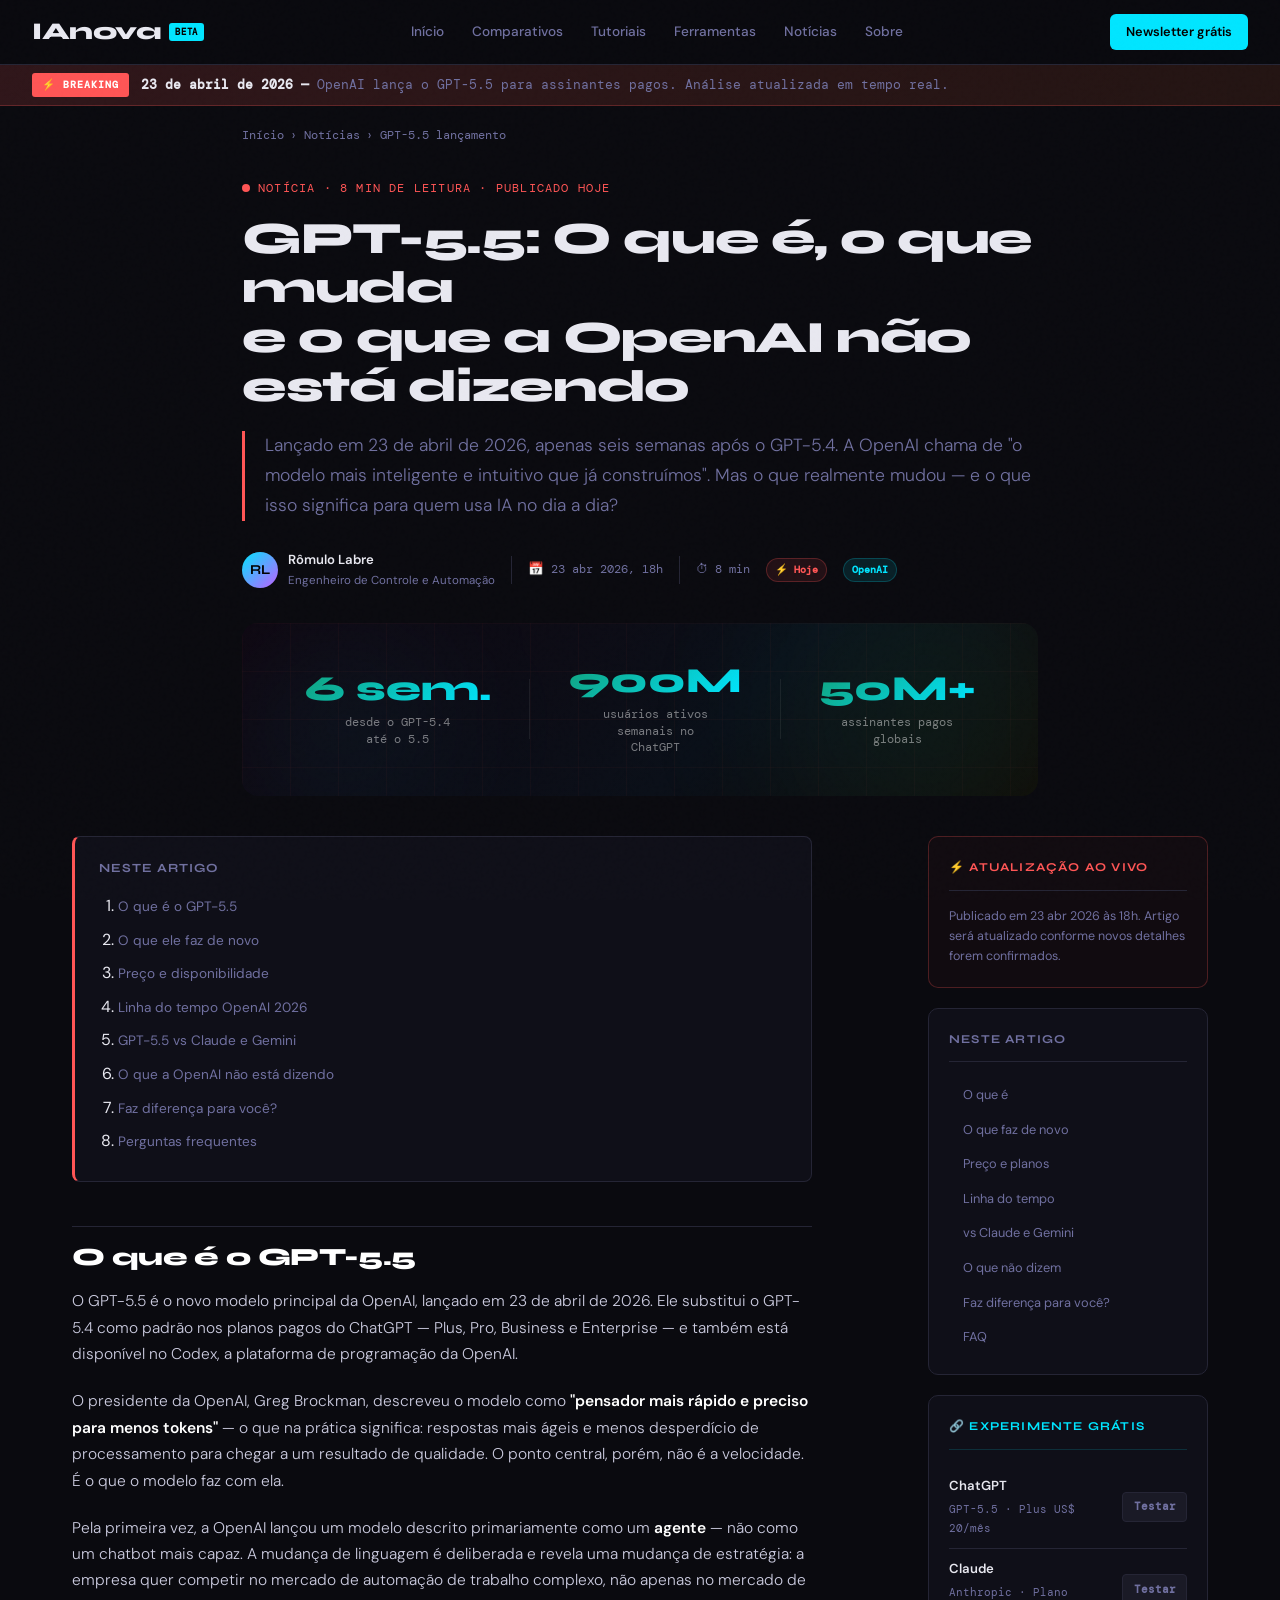
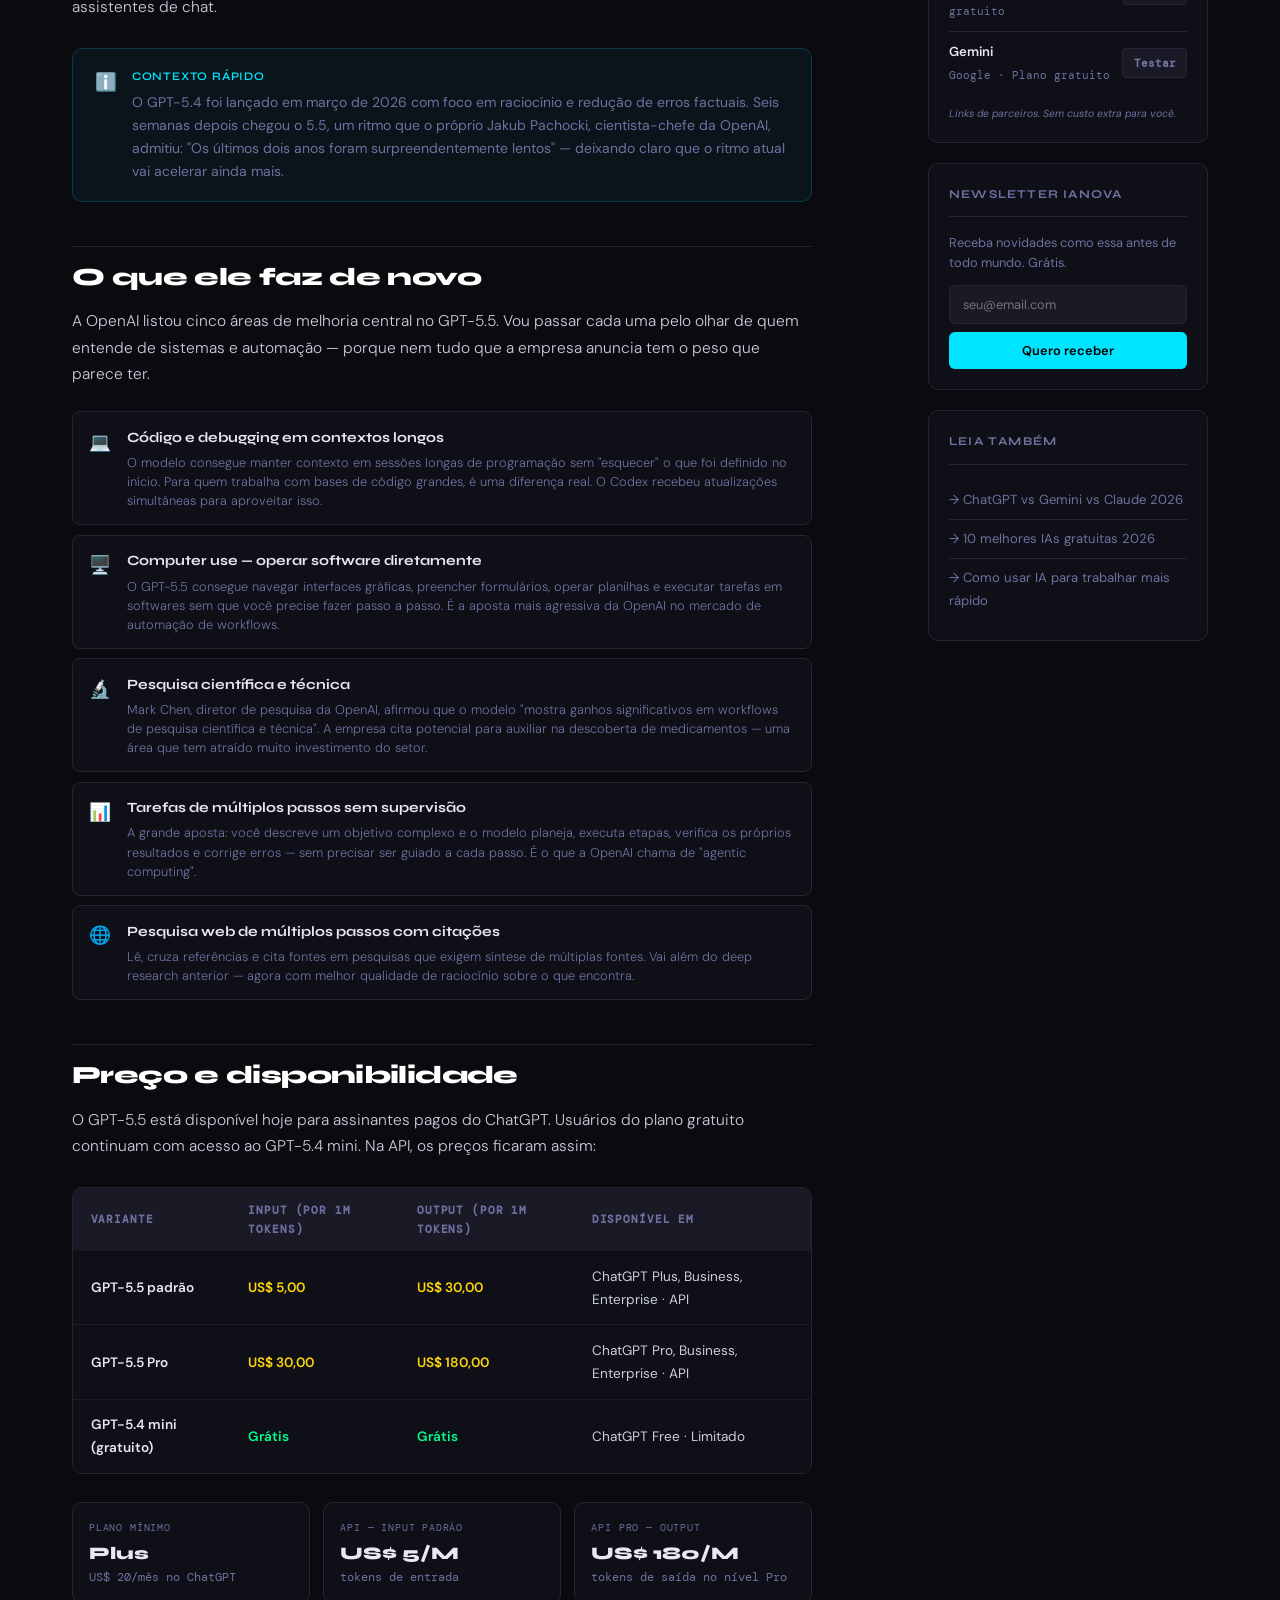
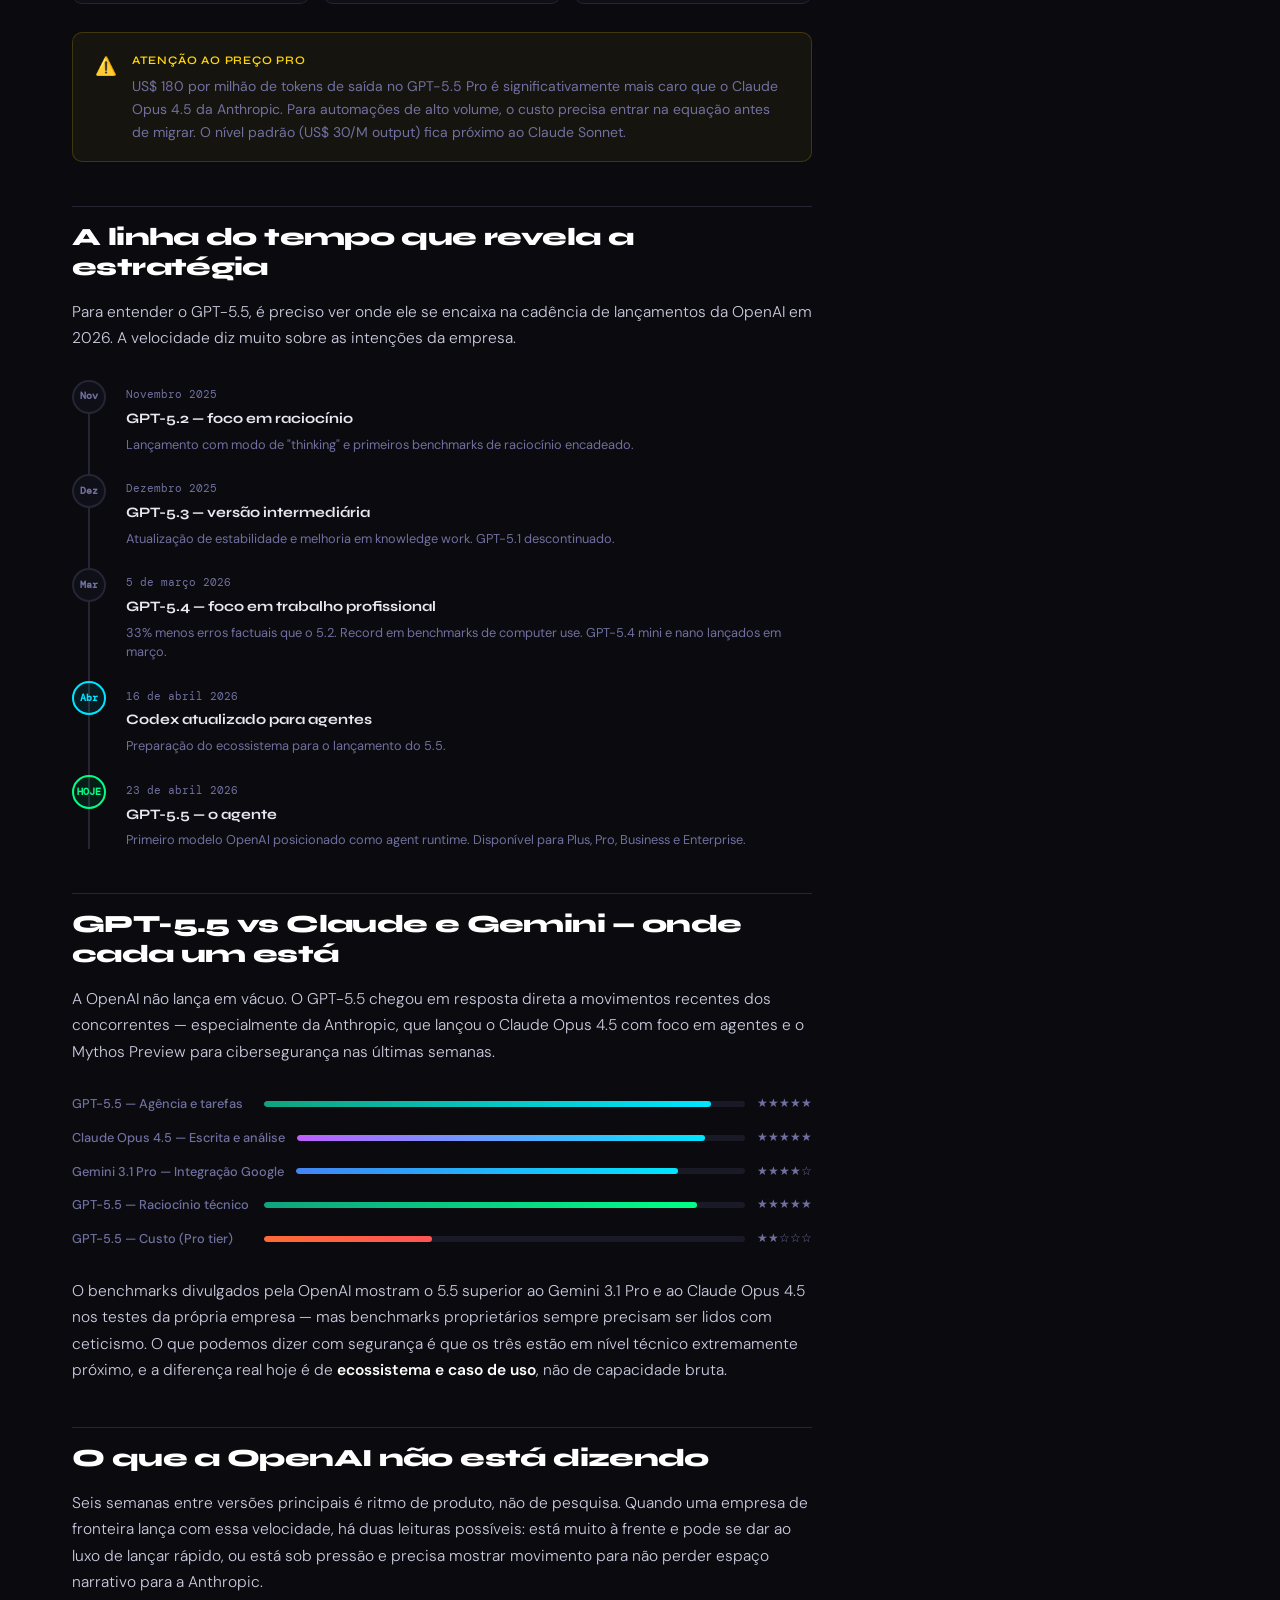
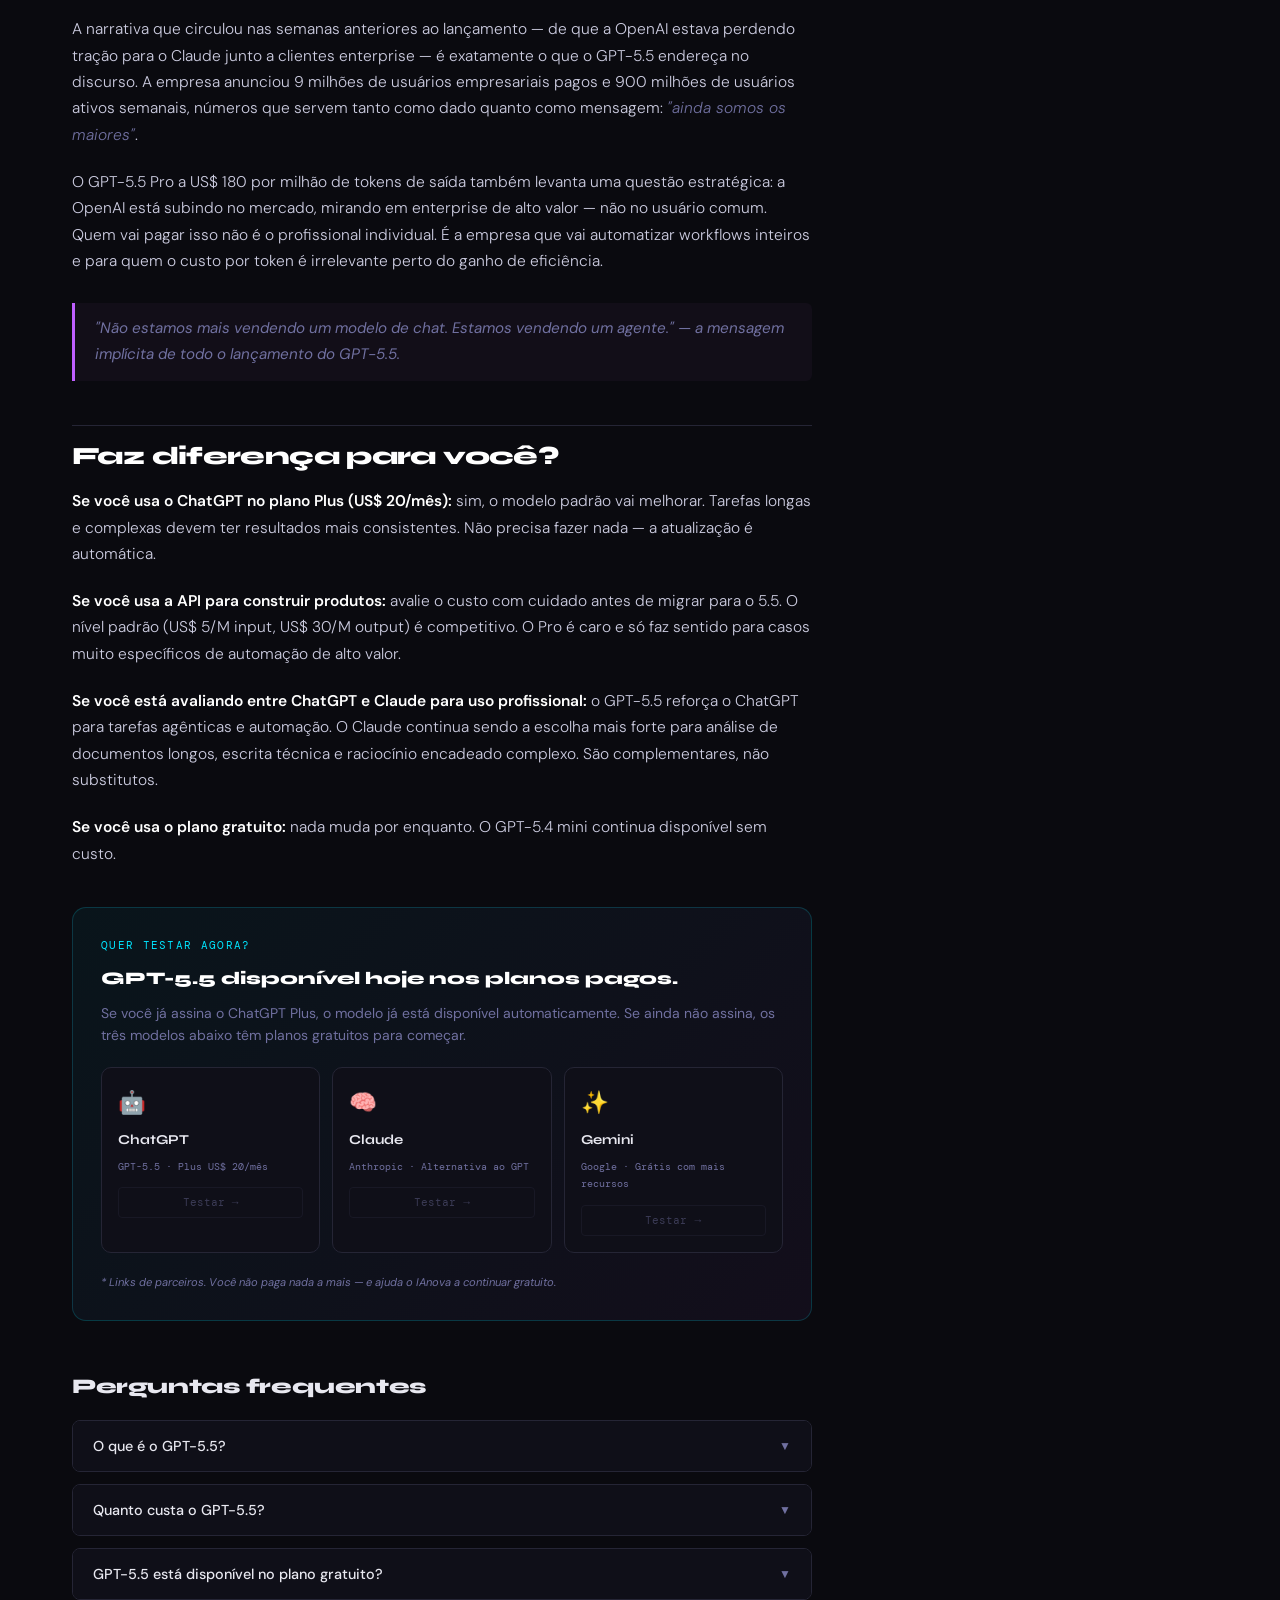
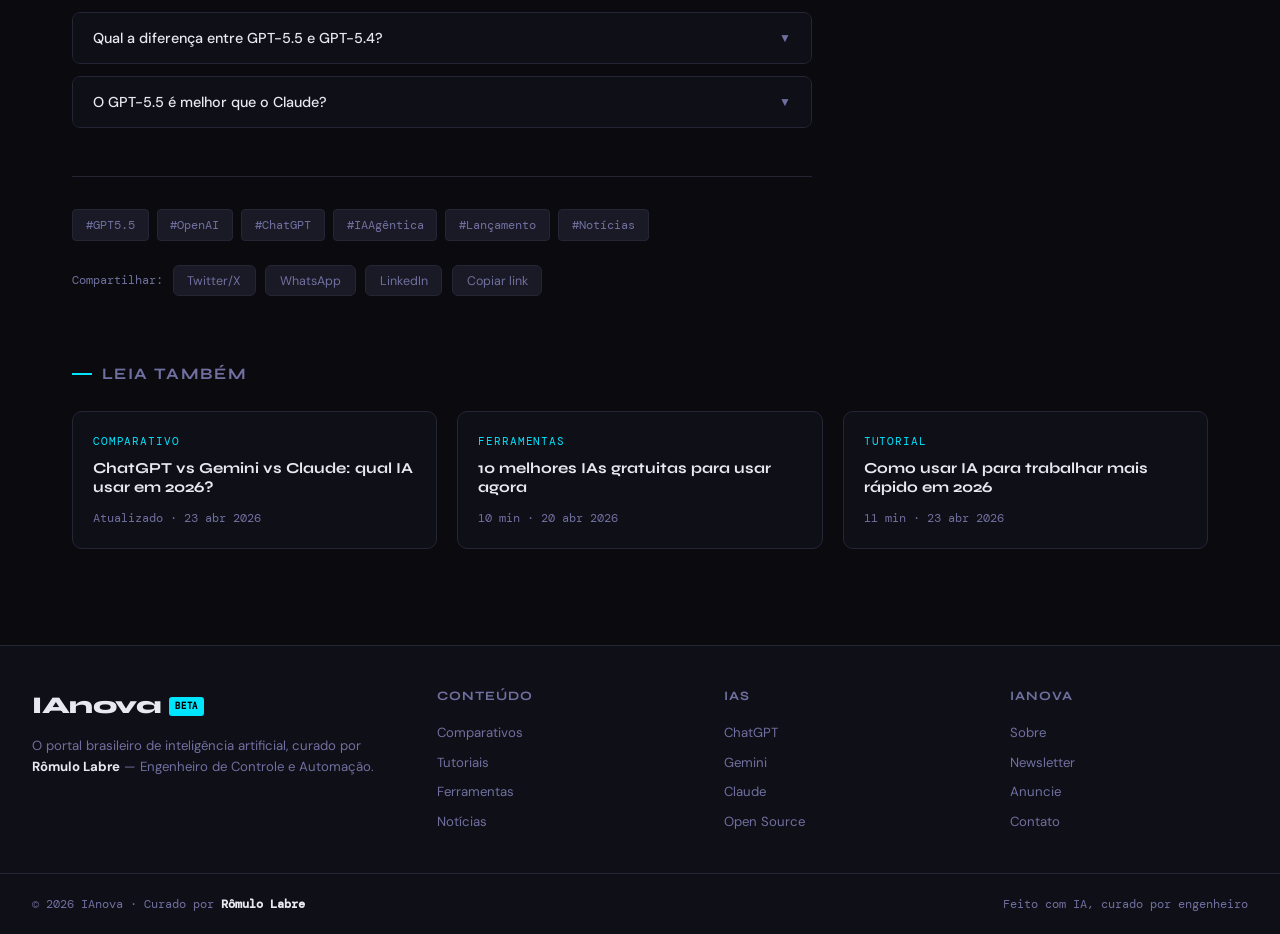
<file: gpt-5-5-openai-lancamento-abril-2026.html>
<!DOCTYPE html>
<html lang="pt-BR">
<head>
  <!-- Google tag (gtag.js) -->
<script async src="https://www.googletagmanager.com/gtag/js?id=G-01B01RZD96"></script>
<script>
  window.dataLayer = window.dataLayer || [];
  function gtag(){dataLayer.push(arguments);}
  gtag('js', new Date());

  gtag('config', 'G-01B01RZD96');
</script>
  <meta charset="UTF-8" />
  <meta name="viewport" content="width=device-width, initial-scale=1.0" />

  <!-- ═══ SEO ═══ -->
  <title>GPT-5.5: O que é, o que muda e o que a OpenAI não está dizendo — IAnova</title>
  <meta name="description" content="A OpenAI lançou o GPT-5.5 em 23 de abril de 2026. Mais rápido, mais agêntico e com foco em tarefas complexas sem supervisão constante. Entenda o que realmente mudou." />
  <meta name="keywords" content="GPT-5.5, OpenAI GPT 5.5, lançamento GPT-5.5 2026, o que é GPT-5.5, GPT-5.5 vs Claude, GPT-5.5 preço, ChatGPT GPT-5.5" />
  <meta name="author" content="Redação IAnova" />
  <meta name="robots" content="index, follow, max-snippet:-1, max-image-preview:large, max-video-preview:-1" />
  <link rel="canonical" href="https://ianova.ia.br/gpt-5-5-openai-lancamento-abril-2026.html" />

  <!-- Open Graph -->
  <meta property="og:type" content="article" />
  <meta property="og:site_name" content="IAnova" />
  <meta property="og:title" content="GPT-5.5: O que é, o que muda e o que a OpenAI não está dizendo" />
  <meta property="og:description" content="Lançado em 23 de abril de 2026. Mais rápido, mais agêntico. Entenda o que realmente mudou e o que isso significa para quem usa IA no trabalho." />
  <meta property="og:url" content="https://ianova.ia.br/gpt-5-5-openai-lancamento-abril-2026.html" />
  <meta property="og:image" content="https://ianova.ia.br/assets/og-gpt-5-5.png" />
  <meta property="og:locale" content="pt_BR" />
  <meta property="article:published_time" content="2026-04-23T18:00:00-03:00" />
  <meta property="article:modified_time" content="2026-04-23T18:00:00-03:00" />
  <meta property="article:section" content="Notícias" />
  <meta property="article:tag" content="OpenAI" />
  <meta property="article:tag" content="GPT-5.5" />
  <meta property="article:tag" content="ChatGPT" />

  <!-- Twitter -->
  <meta name="twitter:card" content="summary_large_image" />
  <meta name="twitter:site" content="@ianova" />
  <meta name="twitter:title" content="GPT-5.5: O que é, o que muda e o que a OpenAI não está dizendo" />
  <meta name="twitter:description" content="Lançado hoje, 23 de abril de 2026. Mais agêntico, mais rápido, mais caro. Análise completa." />
  <meta name="twitter:image" content="https://ianova.ia.br/assets/og-gpt-5-5.png" />

  <!-- Schema: NewsArticle -->
  <script type="application/ld+json">
  {
    "@context": "https://schema.org",
    "@type": "NewsArticle",
    "headline": "GPT-5.5: O que é, o que muda e o que a OpenAI não está dizendo",
    "description": "A OpenAI lançou o GPT-5.5 em 23 de abril de 2026. Análise técnica e prática do que realmente mudou.",
    "image": "https://ianova.ia.br/assets/og-gpt-5-5.png",
    "author": { "@type": "Person", "name": "Rômulo Labre", "url": "https://ianova.ia.br/sobre" },
    "publisher": { "@type": "Organization", "name": "IAnova", "url": "https://ianova.ia.br" },
    "datePublished": "2026-04-23T18:00:00-03:00",
    "dateModified": "2026-04-23T18:00:00-03:00",
    "mainEntityOfPage": { "@type": "WebPage", "@id": "https://ianova.ia.br/gpt-5-5-openai-lancamento-abril-2026.html" },
    "articleSection": "Notícias",
    "inLanguage": "pt-BR",
    "timeRequired": "PT8M",
    "keywords": "GPT-5.5, OpenAI, ChatGPT, IA agêntica, lançamento 2026"
  }
  </script>

  <!-- Schema: FAQ -->
  <script type="application/ld+json">
  {
    "@context": "https://schema.org",
    "@type": "FAQPage",
    "mainEntity": [
      {
        "@type": "Question",
        "name": "O que é o GPT-5.5?",
        "acceptedAnswer": { "@type": "Answer", "text": "GPT-5.5 é o mais recente modelo de linguagem da OpenAI, lançado em 23 de abril de 2026. É o substituto do GPT-5.4 como modelo padrão nos planos pagos do ChatGPT (Plus, Pro, Business e Enterprise). O foco principal é em tarefas agênticas — o modelo consegue planejar, usar ferramentas, corrigir erros e completar tarefas complexas com pouca supervisão humana." }
      },
      {
        "@type": "Question",
        "name": "Quanto custa o GPT-5.5?",
        "acceptedAnswer": { "@type": "Answer", "text": "Na API, o GPT-5.5 padrão custa US$ 5 por milhão de tokens de entrada e US$ 30 por milhão de tokens de saída. O GPT-5.5 Pro custa US$ 30 e US$ 180, respectivamente — mais caro que o Claude Opus 4.5 da Anthropic. No ChatGPT, o modelo está disponível para assinantes Plus (US$ 20/mês), Pro, Business e Enterprise." }
      },
      {
        "@type": "Question",
        "name": "GPT-5.5 está disponível no plano gratuito?",
        "acceptedAnswer": { "@type": "Answer", "text": "Não. O GPT-5.5 está disponível apenas para assinantes pagos (Plus, Pro, Business e Enterprise). Usuários do plano gratuito continuam com acesso ao GPT-5.4 mini, o modelo intermediário lançado em março de 2026." }
      },
      {
        "@type": "Question",
        "name": "Qual a diferença entre GPT-5.5 e GPT-5.4?",
        "acceptedAnswer": { "@type": "Answer", "text": "O GPT-5.5 é descrito como mais rápido e mais eficiente por token do que o 5.4. A principal diferença é de posicionamento: enquanto o 5.4 foi focado em qualidade de raciocínio e redução de erros factuais, o 5.5 é o primeiro modelo da OpenAI posicionado primariamente como um agente — capaz de completar tarefas de múltiplos passos com pouca supervisão." }
      }
    ]
  }
  </script>

  <!-- Schema: Breadcrumb -->
  <script type="application/ld+json">
  {
    "@context": "https://schema.org",
    "@type": "BreadcrumbList",
    "itemListElement": [
      { "@type": "ListItem", "position": 1, "name": "Início", "item": "https://ianova.ia.br/" },
      { "@type": "ListItem", "position": 2, "name": "Notícias", "item": "https://ianova.ia.br/index.html" },
      { "@type": "ListItem", "position": 3, "name": "GPT-5.5: lançamento abril 2026", "item": "https://ianova.ia.br/gpt-5-5-openai-lancamento-abril-2026.html" }
    ]
  }
  </script>

  <link rel="stylesheet" href="style.css" />
  <link rel="preconnect" href="https://fonts.googleapis.com" />
  <link rel="preconnect" href="https://fonts.gstatic.com" crossorigin />
  <link href="https://fonts.googleapis.com/css2?family=Syne:wght@400;600;700;800&family=DM+Sans:ital,wght@0,300;0,400;0,500;1,300&family=DM+Mono:wght@400;500&display=swap" rel="stylesheet" />

  <style>
    *, *::before, *::after { box-sizing: border-box; margin: 0; padding: 0; }
    :root {
      --bg: #0a0a0f; --bg2: #0f0f18; --bg3: #16161f;
      --surface: #1a1a26; --border: #252535;
      --text: #e8e8f0; --muted: #7070a0;
      --accent: #00e5ff; --accent2: #bf5fff; --accent3: #ff6b35;
      --green: #00ff88; --yellow: #ffd60a; --red: #ff5555;
      --fhead: 'Syne', sans-serif; --fbody: 'DM Sans', sans-serif; --fmono: 'DM Mono', monospace;
    }
    html { scroll-behavior: smooth; }
    body { background: var(--bg); color: var(--text); font-family: var(--fbody); font-size: 16px; line-height: 1.7; overflow-x: hidden; }
    body::before { content: ''; position: fixed; inset: 0; background-image: url("data:image/svg+xml,%3Csvg viewBox='0 0 256 256' xmlns='http://www.w3.org/2000/svg'%3E%3Cfilter id='n'%3E%3CfeTurbulence type='fractalNoise' baseFrequency='0.9' numOctaves='4' stitchTiles='stitch'/%3E%3C/filter%3E%3Crect width='100%25' height='100%25' filter='url(%23n)' opacity='0.04'/%3E%3C/svg%3E"); pointer-events: none; z-index: 9999; opacity: .4; }
    ::-webkit-scrollbar { width: 4px; } ::-webkit-scrollbar-track { background: var(--bg); } ::-webkit-scrollbar-thumb { background: var(--accent); border-radius: 2px; }
    #progress { position: fixed; top: 0; left: 0; z-index: 9998; height: 2px; width: 0%; background: linear-gradient(90deg, var(--accent), var(--accent2)); transition: width .1s linear; }

    header { position: sticky; top: 0; z-index: 100; background: rgba(10,10,15,.88); backdrop-filter: blur(20px); border-bottom: 1px solid var(--border); }
    .header-inner { max-width: 1280px; margin: 0 auto; padding: 0 2rem; display: flex; align-items: center; justify-content: space-between; height: 64px; }
    .logo { font-family: var(--fhead); font-size: 1.5rem; font-weight: 800; color: var(--text); text-decoration: none; display: flex; align-items: center; gap: .5rem; letter-spacing: -.02em; }
    .logo-badge { background: var(--accent); color: #000; font-size: .55rem; font-weight: 700; padding: 2px 6px; border-radius: 3px; font-family: var(--fmono); }
    nav { display: flex; gap: .25rem; }
    nav a { color: var(--muted); text-decoration: none; font-size: .85rem; font-weight: 500; padding: .4rem .75rem; border-radius: 6px; transition: color .2s, background .2s; }
    nav a:hover { color: var(--text); background: var(--surface); }
    .header-cta { background: var(--accent); color: #000; border: none; font-family: var(--fbody); font-size: .8rem; font-weight: 600; padding: .45rem 1rem; border-radius: 6px; cursor: pointer; text-decoration: none; transition: opacity .2s; }
    .header-cta:hover { opacity: .85; }
    .menu-toggle { display: none; flex-direction: column; gap: 5px; background: none; border: none; cursor: pointer; padding: .4rem; }
    .menu-toggle span { display: block; width: 22px; height: 2px; background: var(--text); border-radius: 2px; }
    .mobile-nav { display: none; flex-direction: column; position: fixed; top: 64px; left: 0; right: 0; z-index: 200; background: var(--bg2); border-bottom: 1px solid var(--border); padding: .75rem 1.25rem; box-shadow: 0 8px 32px rgba(0,0,0,.5); }
    .mobile-nav a { color: var(--muted); text-decoration: none; font-size: .95rem; font-weight: 500; padding: .65rem 0; border-bottom: 1px solid var(--border); transition: color .2s; }
    .mobile-nav a:last-child { border-bottom: none; }
    .mobile-nav a:hover { color: var(--accent); }
    .mobile-nav.open { display: flex; }
    .nav-backdrop { display: none; position: fixed; inset: 0; top: 64px; z-index: 199; background: rgba(0,0,0,.4); }
    .nav-backdrop.open { display: block; }

    /* Breaking badge */
    .breaking-bar { background: linear-gradient(90deg, rgba(255,85,85,.15), rgba(255,107,53,.1)); border-bottom: 1px solid rgba(255,85,85,.25); padding: .5rem 2rem; display: flex; align-items: center; gap: .75rem; }
    .breaking-pill { background: var(--red); color: #fff; font-family: var(--fmono); font-size: .65rem; font-weight: 700; text-transform: uppercase; letter-spacing: .1em; padding: .2rem .6rem; border-radius: 3px; flex-shrink: 0; }
    .breaking-text { font-size: .8rem; color: var(--muted); font-family: var(--fmono); }
    .breaking-text strong { color: var(--text); }

    .breadcrumb { max-width: 860px; margin: 0 auto; padding: 1.25rem 2rem .5rem; font-family: var(--fmono); font-size: .72rem; color: var(--muted); display: flex; align-items: center; gap: .4rem; flex-wrap: wrap; }
    .breadcrumb a { color: var(--muted); text-decoration: none; }
    .breadcrumb a:hover { color: var(--accent); }

    .article-header { max-width: 860px; margin: 0 auto; padding: 1.5rem 2rem 2rem; }
    .article-category { font-family: var(--fmono); font-size: .75rem; color: var(--red); text-transform: uppercase; letter-spacing: .1em; margin-bottom: 1rem; display: flex; align-items: center; gap: .5rem; }
    .live-dot { width: 8px; height: 8px; border-radius: 50%; background: var(--red); animation: pulse 1.5s infinite; }
    @keyframes pulse { 0%, 100% { opacity: 1; } 50% { opacity: .3; } }
    .article-title { font-family: var(--fhead); font-size: clamp(1.8rem, 4.5vw, 2.8rem); font-weight: 800; line-height: 1.1; letter-spacing: -.03em; margin-bottom: 1.25rem; }
    .article-lead { font-size: 1.1rem; color: var(--muted); font-weight: 300; line-height: 1.7; margin-bottom: 1.75rem; border-left: 3px solid var(--red); padding-left: 1.25rem; }
    .article-meta { display: flex; align-items: center; gap: 1rem; flex-wrap: wrap; }
    .author { display: flex; align-items: center; gap: .6rem; }
    .author-avatar { width: 36px; height: 36px; border-radius: 50%; background: linear-gradient(135deg, var(--accent), var(--accent2)); display: flex; align-items: center; justify-content: center; font-size: .85rem; font-weight: 700; color: #000; font-family: var(--fhead); flex-shrink: 0; }
    .author-name { font-size: .82rem; font-weight: 600; }
    .author-role { font-size: .72rem; color: var(--muted); }
    .meta-divider { width: 1px; height: 28px; background: var(--border); }
    .meta-item { font-size: .78rem; color: var(--muted); font-family: var(--fmono); }
    .badge { font-size: .65rem; font-family: var(--fmono); font-weight: 600; padding: 2px 8px; border-radius: 100px; }
    .badge-red { background: rgba(255,85,85,.1); color: var(--red); border: 1px solid rgba(255,85,85,.25); }
    .badge-blue { background: rgba(0,229,255,.1); color: var(--accent); border: 1px solid rgba(0,229,255,.2); }
    .badge-yellow { background: rgba(255,214,10,.1); color: var(--yellow); border: 1px solid rgba(255,214,10,.2); }

    /* Hero visual */
    .article-hero { max-width: 860px; margin: 0 auto 2.5rem; padding: 0 2rem; }
    .hero-visual { border-radius: 16px; background: linear-gradient(135deg, #0f0610 0%, #0a0f18 60%, #0f0a06 100%); padding: 2.5rem 2rem; position: relative; display: flex; align-items: center; justify-content: center; gap: clamp(1rem, 3vw, 2.5rem); flex-wrap: wrap; overflow: hidden; }
    .hero-visual .grid-bg { position: absolute; inset: 0; background-image: linear-gradient(rgba(255,85,85,.03) 1px, transparent 1px), linear-gradient(90deg, rgba(255,85,85,.03) 1px, transparent 1px); background-size: 48px 48px; }
    .hero-visual .orb { position: absolute; border-radius: 50%; filter: blur(70px); }
    .orb-1 { width: 300px; height: 300px; background: rgba(16,163,127,.08); top: -60px; right: -40px; }
    .orb-2 { width: 200px; height: 200px; background: rgba(0,229,255,.05); bottom: -30px; left: 0; }
    .hero-stat { position: relative; z-index: 1; display: flex; flex-direction: column; align-items: center; gap: .5rem; }
    .hero-stat-number { font-family: var(--fhead); font-size: 2.2rem; font-weight: 800; line-height: 1; background: linear-gradient(135deg, #10a37f, var(--accent)); -webkit-background-clip: text; -webkit-text-fill-color: transparent; background-clip: text; }
    .hero-stat-label { font-size: .75rem; color: rgba(255,255,255,.45); text-align: center; font-family: var(--fmono); max-width: 130px; line-height: 1.4; }
    .hero-divider { width: 1px; height: 60px; background: rgba(255,255,255,.07); }

    /* Layout */
    .article-layout { max-width: 1200px; margin: 0 auto; padding: 0 2rem 4rem; display: grid; grid-template-columns: 1fr 280px; gap: 3.5rem; align-items: start; }
    .article-body { max-width: 740px; overflow-wrap: break-word; word-break: break-word; }

    /* TOC */
    .toc { background: var(--bg2); border: 1px solid var(--border); border-left: 3px solid var(--red); border-radius: 8px; padding: 1.25rem 1.5rem; margin-bottom: 2.5rem; }
    .toc-title { font-family: var(--fhead); font-size: .78rem; font-weight: 700; text-transform: uppercase; letter-spacing: .08em; color: var(--muted); margin-bottom: .85rem; }
    .toc ol { padding-left: 1.2rem; }
    .toc li { margin-bottom: .4rem; }
    .toc a { color: var(--muted); text-decoration: none; font-size: .85rem; transition: color .2s; }
    .toc a:hover { color: var(--accent); }

    /* Prose */
    .prose h2 { font-family: var(--fhead); font-size: 1.55rem; font-weight: 800; letter-spacing: -.025em; margin: 2.75rem 0 1rem; color: #fff; line-height: 1.2; padding-top: 1rem; border-top: 1px solid var(--border); }
    .prose h3 { font-family: var(--fhead); font-size: 1.1rem; font-weight: 700; margin: 2rem 0 .7rem; color: var(--text); }
    .prose p { margin-bottom: 1.3rem; color: #cccce0; font-weight: 300; font-size: .97rem; }
    .prose strong { font-weight: 600; color: #fff; }
    .prose em { font-style: italic; color: var(--muted); }
    .prose a { color: var(--accent); text-decoration: none; border-bottom: 1px solid rgba(0,229,255,.3); }
    .prose a:hover { border-color: var(--accent); }
    .prose ul, .prose ol { padding-left: 1.5rem; margin-bottom: 1.3rem; }
    .prose li { margin-bottom: .5rem; color: #cccce0; font-weight: 300; font-size: .97rem; }
    .prose blockquote { border-left: 3px solid var(--accent2); margin: 1.75rem 0; padding: .85rem 1.25rem; background: rgba(191,95,255,.04); border-radius: 0 6px 6px 0; font-style: italic; color: var(--muted); font-size: .95rem; }

    /* Callouts */
    .callout { border-radius: 10px; padding: 1.1rem 1.4rem; margin: 1.75rem 0; display: flex; gap: .9rem; align-items: flex-start; }
    .callout-info { background: rgba(0,229,255,.05); border: 1px solid rgba(0,229,255,.18); }
    .callout-tip { background: rgba(0,255,136,.05); border: 1px solid rgba(0,255,136,.18); }
    .callout-warn { background: rgba(255,214,10,.05); border: 1px solid rgba(255,214,10,.18); }
    .callout-icon { font-size: 1.1rem; flex-shrink: 0; margin-top: .1rem; }
    .callout-body { font-size: .875rem; line-height: 1.65; color: var(--muted); }
    .callout-body strong { display: block; font-family: var(--fhead); font-size: .72rem; text-transform: uppercase; letter-spacing: .07em; margin-bottom: .3rem; }
    .callout-info strong { color: var(--accent); }
    .callout-tip strong { color: var(--green); }
    .callout-warn strong { color: var(--yellow); }

    /* Spec cards */
    .spec-grid { display: grid; grid-template-columns: repeat(3, 1fr); gap: .85rem; margin: 1.75rem 0; }
    .spec-card { background: var(--bg2); border: 1px solid var(--border); border-radius: 10px; padding: 1rem; }
    .spec-label { font-family: var(--fmono); font-size: .65rem; text-transform: uppercase; letter-spacing: .08em; color: var(--muted); margin-bottom: .4rem; }
    .spec-value { font-family: var(--fhead); font-size: 1.1rem; font-weight: 800; color: var(--text); line-height: 1.2; }
    .spec-sub { font-size: .72rem; color: var(--muted); margin-top: .2rem; font-family: var(--fmono); }

    /* Capability list */
    .cap-list { margin: 1.5rem 0; }
    .cap-item { display: flex; gap: 1rem; padding: .85rem 1rem; background: var(--bg2); border: 1px solid var(--border); border-radius: 8px; margin-bottom: .6rem; align-items: flex-start; transition: border-color .2s; }
    .cap-item:hover { border-color: rgba(0,229,255,.2); }
    .cap-icon { font-size: 1.1rem; flex-shrink: 0; margin-top: .1rem; }
    .cap-text h4 { font-family: var(--fhead); font-size: .88rem; font-weight: 700; color: var(--text); margin-bottom: .2rem; }
    .cap-text p { font-size: .8rem; color: var(--muted); margin: 0; line-height: 1.5; }

    /* Pricing table */
    .price-table-wrap { overflow-x: auto; margin: 1.75rem 0; border-radius: 10px; overflow: hidden; border: 1px solid var(--border); }
    .price-table { width: 100%; border-collapse: collapse; min-width: 480px; }
    .price-table th { background: var(--surface); padding: .8rem 1.1rem; font-family: var(--fmono); font-size: .68rem; text-transform: uppercase; letter-spacing: .08em; color: var(--muted); text-align: left; }
    .price-table td { padding: .85rem 1.1rem; font-size: .85rem; border-bottom: 1px solid rgba(37,37,53,.6); background: var(--bg2); color: #cccce0; }
    .price-table tr:last-child td { border-bottom: none; }
    .price-table tr:hover td { background: var(--bg3); }
    .price-table .row-label { font-weight: 600; color: var(--text); }
    .price-table .highlight { color: var(--yellow); font-weight: 600; }
    .price-table .free { color: var(--green); font-weight: 600; }

    /* Timeline */
    .timeline { margin: 1.75rem 0; position: relative; }
    .timeline::before { content: ''; position: absolute; left: 16px; top: 0; bottom: 0; width: 2px; background: var(--border); }
    .tl-item { display: flex; gap: 1.25rem; margin-bottom: 1.25rem; position: relative; }
    .tl-dot { width: 34px; height: 34px; border-radius: 50%; border: 2px solid var(--border); background: var(--bg2); display: flex; align-items: center; justify-content: center; font-family: var(--fmono); font-size: .6rem; font-weight: 700; color: var(--muted); flex-shrink: 0; z-index: 1; }
    .tl-dot.active { border-color: var(--accent); color: var(--accent); background: rgba(0,229,255,.08); }
    .tl-dot.new { border-color: var(--green); color: var(--green); background: rgba(0,255,136,.08); }
    .tl-body { padding-top: .35rem; }
    .tl-date { font-family: var(--fmono); font-size: .68rem; color: var(--muted); margin-bottom: .2rem; }
    .tl-title { font-family: var(--fhead); font-size: .9rem; font-weight: 700; color: var(--text); margin-bottom: .2rem; }
    .tl-desc { font-size: .8rem; color: var(--muted); line-height: 1.5; }

    /* bar chart */
    .bar-chart { margin: 1.75rem 0; }
    .bar-row { display: flex; align-items: center; gap: .75rem; margin-bottom: .75rem; }
    .bar-label { font-size: .8rem; color: var(--muted); min-width: 180px; font-weight: 500; }
    .bar-track { flex: 1; height: 6px; background: var(--surface); border-radius: 3px; overflow: hidden; }
    .bar-fill { height: 100%; border-radius: 3px; }
    .bar-val { font-family: var(--fmono); font-size: .72rem; color: var(--muted); min-width: 50px; text-align: right; }

    /* Monetização */
    .affiliate-widget { background: linear-gradient(135deg,rgba(0,229,255,.06),rgba(191,95,255,.06)); border: 1px solid rgba(0,229,255,.2); }
    .affiliate-widget .widget-title { color: var(--accent); border-bottom-color: rgba(0,229,255,.15); }
    .aff-tool { display: flex; align-items: center; justify-content: space-between; padding: .6rem 0; border-bottom: 1px solid var(--border); gap: .5rem; }
    .aff-tool:last-of-type { border-bottom: none; }
    .aff-tool-info { display: flex; flex-direction: column; gap: .15rem; }
    .aff-tool-name { font-size: .82rem; font-weight: 600; color: var(--text); }
    .aff-tool-desc { font-size: .7rem; color: var(--muted); font-family: var(--fmono); }
    .btn-try { background: var(--accent); color: #000; font-size: .68rem; font-weight: 700; font-family: var(--fmono); padding: .3rem .65rem; border-radius: 4px; text-decoration: none; flex-shrink: 0; transition: opacity .2s; }
    .btn-try:hover { opacity: .85; }
    .btn-try.placeholder { background: var(--surface); color: var(--muted); border: 1px solid var(--border); pointer-events: none; }
    .aff-disclaimer { font-size: .65rem; color: var(--muted); margin-top: .75rem; line-height: 1.5; font-style: italic; }
    .article-cta { background: linear-gradient(135deg,rgba(0,229,255,.05),rgba(191,95,255,.05)); border: 1px solid rgba(0,229,255,.18); border-radius: 14px; padding: 1.75rem; margin: 2.5rem 0; }
    .article-cta-label { font-family: var(--fmono); font-size: .68rem; text-transform: uppercase; letter-spacing: .12em; color: var(--accent); margin-bottom: .6rem; }
    .article-cta-title { font-family: var(--fhead); font-size: 1.1rem; font-weight: 800; color: #fff; margin-bottom: .5rem; }
    .article-cta-text { font-size: .875rem; color: var(--muted); line-height: 1.6; margin-bottom: 1.25rem; }
    .article-cta-tools { display: grid; grid-template-columns: repeat(3,1fr); gap: .75rem; margin-bottom: 1.25rem; }
    .cta-tool-card { background: var(--bg2); border: 1px solid var(--border); border-radius: 10px; padding: 1rem; display: flex; flex-direction: column; gap: .4rem; transition: border-color .2s; }
    .cta-tool-card:hover { border-color: rgba(0,229,255,.3); }
    .cta-tool-icon { font-size: 1.4rem; }
    .cta-tool-name { font-family: var(--fhead); font-size: .85rem; font-weight: 700; color: var(--text); }
    .cta-tool-tag { font-family: var(--fmono); font-size: .65rem; color: var(--muted); }
    .cta-tool-btn { margin-top: .35rem; display: inline-block; background: transparent; border: 1px solid var(--border); color: var(--muted); font-size: .7rem; font-family: var(--fmono); padding: .3rem .6rem; border-radius: 4px; text-decoration: none; text-align: center; transition: all .2s; }
    .cta-tool-btn:hover { border-color: var(--accent); color: var(--accent); }
    .cta-tool-btn.placeholder { pointer-events: none; opacity: .45; }
    .article-cta-footer { font-size: .7rem; color: var(--muted); font-style: italic; }

    /* FAQ */
    .faq { margin-top: 3rem; }
    .faq-title { font-family: var(--fhead); font-size: 1.3rem; font-weight: 800; letter-spacing: -.02em; margin-bottom: 1rem; }
    .faq-item { border: 1px solid var(--border); border-radius: 8px; overflow: hidden; margin-bottom: .75rem; }
    .faq-q { width: 100%; background: var(--bg2); border: none; padding: 1rem 1.25rem; display: flex; align-items: center; justify-content: space-between; font-family: var(--fbody); font-size: .9rem; font-weight: 500; color: var(--text); cursor: pointer; text-align: left; transition: background .2s; }
    .faq-q:hover { background: var(--bg3); }
    .faq-arrow { color: var(--muted); font-size: .75rem; transition: transform .25s; flex-shrink: 0; }
    .faq-item.open .faq-arrow { transform: rotate(180deg); }
    .faq-a { max-height: 0; overflow: hidden; transition: max-height .3s ease, padding .3s; background: var(--surface); font-size: .875rem; color: var(--muted); line-height: 1.7; }
    .faq-item.open .faq-a { max-height: 300px; padding: 1rem 1.25rem; }

    /* Article footer */
    .article-footer { margin-top: 3rem; padding-top: 2rem; border-top: 1px solid var(--border); }
    .af-tags { display: flex; gap: .5rem; flex-wrap: wrap; margin-bottom: 1.5rem; }
    .af-tag { background: var(--surface); color: var(--muted); font-size: .75rem; font-family: var(--fmono); padding: .3rem .8rem; border-radius: 4px; border: 1px solid var(--border); text-decoration: none; transition: all .2s; }
    .af-tag:hover { border-color: var(--accent); color: var(--accent); }
    .share-row { display: flex; align-items: center; gap: .6rem; flex-wrap: wrap; }
    .share-label { font-size: .78rem; color: var(--muted); font-family: var(--fmono); }
    .share-btn { background: var(--surface); border: 1px solid var(--border); color: var(--muted); font-size: .78rem; padding: .4rem .85rem; border-radius: 6px; cursor: pointer; font-family: var(--fbody); transition: all .2s; }
    .share-btn:hover { border-color: var(--accent); color: var(--accent); }

    /* Related */
    .related { max-width: 1200px; margin: 0 auto; padding: 0 2rem 4rem; }
    .related-title { font-family: var(--fhead); font-size: 1rem; font-weight: 700; color: var(--muted); text-transform: uppercase; letter-spacing: .1em; display: flex; align-items: center; gap: .6rem; margin-bottom: 1.5rem; }
    .related-title::before { content: ''; display: block; width: 20px; height: 2px; background: var(--accent); }
    .related-grid { display: grid; grid-template-columns: repeat(3,1fr); gap: 1.25rem; }
    .related-card { background: var(--bg2); border: 1px solid var(--border); border-radius: 10px; padding: 1.25rem; text-decoration: none; display: block; transition: all .2s; }
    .related-card:hover { border-color: rgba(0,229,255,.3); transform: translateY(-2px); }
    .rc-cat { font-family: var(--fmono); font-size: .68rem; color: var(--accent); text-transform: uppercase; letter-spacing: .08em; margin-bottom: .5rem; }
    .rc-title { font-family: var(--fhead); font-size: .95rem; font-weight: 700; color: var(--text); line-height: 1.3; margin-bottom: .6rem; }
    .rc-meta { font-size: .75rem; color: var(--muted); font-family: var(--fmono); }

    /* Sidebar */
    .sticky-sidebar { position: sticky; top: 80px; }
    .sidebar-widget { background: var(--bg2); border: 1px solid var(--border); border-radius: 10px; padding: 1.25rem; margin-bottom: 1.25rem; }
    .widget-title { font-family: var(--fhead); font-size: .75rem; font-weight: 700; color: var(--muted); text-transform: uppercase; letter-spacing: .1em; margin-bottom: 1rem; padding-bottom: .75rem; border-bottom: 1px solid var(--border); }
    .toc-sidebar a { display: block; padding: .4rem 0; color: var(--muted); text-decoration: none; font-size: .8rem; border-left: 2px solid transparent; padding-left: .75rem; transition: all .2s; }
    .toc-sidebar a:hover, .toc-sidebar a.active { color: var(--accent); border-left-color: var(--accent); }

    footer { border-top: 1px solid var(--border); background: var(--bg2); }
    .footer-inner { max-width: 1280px; margin: 0 auto; padding: 2.5rem 2rem 2rem; display: grid; grid-template-columns: 1.5fr 1fr 1fr 1fr; gap: 3rem; }
    .footer-brand p { font-size: .825rem; color: var(--muted); line-height: 1.6; margin-top: .5rem; }
    .footer-col h4 { font-family: var(--fhead); font-size: .8rem; font-weight: 700; text-transform: uppercase; letter-spacing: .08em; color: var(--muted); margin-bottom: .9rem; }
    .footer-col a { display: block; color: var(--muted); text-decoration: none; font-size: .825rem; margin-bottom: .45rem; transition: color .2s; }
    .footer-col a:hover { color: var(--accent); }
    .footer-bottom { max-width: 1280px; margin: 0 auto; padding: 1.25rem 2rem; border-top: 1px solid var(--border); display: flex; align-items: center; justify-content: space-between; font-size: .75rem; color: var(--muted); font-family: var(--fmono); }

    @media (max-width:680px) { .spec-grid { grid-template-columns: 1fr 1fr; } .article-cta-tools { grid-template-columns: 1fr; } }
    @media (max-width:900px) { .article-layout { grid-template-columns: 1fr; } .sticky-sidebar { display: none; } .related-grid { grid-template-columns: 1fr 1fr; } .footer-inner { grid-template-columns: 1fr 1fr; } nav { display: none; } .menu-toggle { display: flex; } .header-cta { display: none; } }
    @media (max-width:600px) { .spec-grid { grid-template-columns: 1fr; } .related-grid { grid-template-columns: 1fr; } .footer-inner { grid-template-columns: 1fr; gap: 1.5rem; padding: 2rem 1rem 1rem; } .footer-bottom { flex-direction: column; gap: .5rem; text-align: center; padding: 1rem; } .article-header, .article-hero, .breadcrumb { padding-left: 1rem; padding-right: 1rem; } .article-layout { padding: 0 1rem 3rem; } .article-title { font-size: 1.75rem; } .related { padding: 0 1rem 3rem; } * { min-width: 0; } }
  </style>
</head>
<body>

<div id="progress"></div>

<header>
  <div class="header-inner">
    <a href="index.html" class="logo">IAnova <span class="logo-badge">BETA</span></a>
    <nav>
      <a href="index.html">Início</a>
      <a href="chatgpt-vs-gemini-vs-claude-2026.html">Comparativos</a>
      <a href="o-que-e-inteligencia-artificial.html">Tutoriais</a>
      <a href="ferramentas.html">Ferramentas</a>
      <a href="#">Notícias</a>
      <a href="sobre.html">Sobre</a>
    </nav>
    <a href="index.html#newsletter" class="header-cta">Newsletter grátis</a>
    <button class="menu-toggle" onclick="toggleMenu()" aria-label="Menu">
      <span></span><span></span><span></span>
    </button>
  </div>
</header>
<nav class="mobile-nav" id="mobileNav">
  <a href="index.html">Início</a>
  <a href="chatgpt-vs-gemini-vs-claude-2026.html">Comparativos</a>
  <a href="o-que-e-inteligencia-artificial.html">Tutoriais</a>
  <a href="ferramentas.html">Ferramentas</a>
  <a href="#">Notícias</a>
  <a href="index.html#newsletter" style="color:var(--accent);font-weight:600;">Newsletter grátis →</a>
</nav>
<div class="nav-backdrop" id="navBackdrop" onclick="closeMenu()"></div>

<!-- BREAKING BAR -->
<div class="breaking-bar">
  <span class="breaking-pill">⚡ Breaking</span>
  <span class="breaking-text"><strong>23 de abril de 2026 —</strong> OpenAI lança o GPT-5.5 para assinantes pagos. Análise atualizada em tempo real.</span>
</div>

<div class="breadcrumb">
  <a href="index.html">Início</a> <span>›</span>
  <a href="#">Notícias</a> <span>›</span>
  <span>GPT-5.5 lançamento</span>
</div>

<div class="article-header">
  <div class="article-category">
    <div class="live-dot"></div>
    Notícia · 8 min de leitura · Publicado hoje
  </div>
  <h1 class="article-title">GPT-5.5: O que é, o que muda<br>e o que a OpenAI não está dizendo</h1>
  <p class="article-lead">
    Lançado em 23 de abril de 2026, apenas seis semanas após o GPT-5.4. A OpenAI chama de "o modelo mais inteligente e intuitivo que já construímos". Mas o que realmente mudou — e o que isso significa para quem usa IA no dia a dia?
  </p>
  <div class="article-meta">
    <div class="author">
      <div class="author-avatar">RL</div>
      <div>
        <div class="author-name">Rômulo Labre</div>
        <div class="author-role">Engenheiro de Controle e Automação</div>
      </div>
    </div>
    <div class="meta-divider"></div>
    <div class="meta-item">📅 23 abr 2026, 18h</div>
    <div class="meta-divider"></div>
    <div class="meta-item">⏱ 8 min</div>
    <span class="badge badge-red">⚡ Hoje</span>
    <span class="badge badge-blue">OpenAI</span>
  </div>
</div>

<!-- HERO -->
<div class="article-hero">
  <div class="hero-visual">
    <div class="grid-bg"></div>
    <div class="orb orb-1"></div>
    <div class="orb orb-2"></div>
    <div class="hero-stat">
      <div class="hero-stat-number">6 sem.</div>
      <div class="hero-stat-label">desde o GPT-5.4 até o 5.5</div>
    </div>
    <div class="hero-divider"></div>
    <div class="hero-stat">
      <div class="hero-stat-number">900M</div>
      <div class="hero-stat-label">usuários ativos semanais no ChatGPT</div>
    </div>
    <div class="hero-divider"></div>
    <div class="hero-stat">
      <div class="hero-stat-number">50M+</div>
      <div class="hero-stat-label">assinantes pagos globais</div>
    </div>
  </div>
</div>

<!-- LAYOUT -->
<div class="article-layout">
<article class="article-body">

  <div class="toc">
    <div class="toc-title">Neste artigo</div>
    <ol>
      <li><a href="#o-que-e">O que é o GPT-5.5</a></li>
      <li><a href="#capacidades">O que ele faz de novo</a></li>
      <li><a href="#preco">Preço e disponibilidade</a></li>
      <li><a href="#linha-do-tempo">Linha do tempo OpenAI 2026</a></li>
      <li><a href="#vs-concorrentes">GPT-5.5 vs Claude e Gemini</a></li>
      <li><a href="#o-que-nao-dizem">O que a OpenAI não está dizendo</a></li>
      <li><a href="#faz-diferenca">Faz diferença para você?</a></li>
      <li><a href="#faq">Perguntas frequentes</a></li>
    </ol>
  </div>

  <div class="prose">

    <h2 id="o-que-e">O que é o GPT-5.5</h2>

    <p>O GPT-5.5 é o novo modelo principal da OpenAI, lançado em 23 de abril de 2026. Ele substitui o GPT-5.4 como padrão nos planos pagos do ChatGPT — Plus, Pro, Business e Enterprise — e também está disponível no Codex, a plataforma de programação da OpenAI.</p>

    <p>O presidente da OpenAI, Greg Brockman, descreveu o modelo como <strong>"pensador mais rápido e preciso para menos tokens"</strong> — o que na prática significa: respostas mais ágeis e menos desperdício de processamento para chegar a um resultado de qualidade. O ponto central, porém, não é a velocidade. É o que o modelo faz com ela.</p>

    <p>Pela primeira vez, a OpenAI lançou um modelo descrito primariamente como um <strong>agente</strong> — não como um chatbot mais capaz. A mudança de linguagem é deliberada e revela uma mudança de estratégia: a empresa quer competir no mercado de automação de trabalho complexo, não apenas no mercado de assistentes de chat.</p>

    <div class="callout callout-info">
      <div class="callout-icon">ℹ️</div>
      <div class="callout-body">
        <strong>Contexto rápido</strong>
        O GPT-5.4 foi lançado em março de 2026 com foco em raciocínio e redução de erros factuais. Seis semanas depois chegou o 5.5, um ritmo que o próprio Jakub Pachocki, cientista-chefe da OpenAI, admitiu: "Os últimos dois anos foram surpreendentemente lentos" — deixando claro que o ritmo atual vai acelerar ainda mais.
      </div>
    </div>

    <h2 id="capacidades">O que ele faz de novo</h2>

    <p>A OpenAI listou cinco áreas de melhoria central no GPT-5.5. Vou passar cada uma pelo olhar de quem entende de sistemas e automação — porque nem tudo que a empresa anuncia tem o peso que parece ter.</p>

    <div class="cap-list">
      <div class="cap-item">
        <div class="cap-icon">💻</div>
        <div class="cap-text">
          <h4>Código e debugging em contextos longos</h4>
          <p>O modelo consegue manter contexto em sessões longas de programação sem "esquecer" o que foi definido no início. Para quem trabalha com bases de código grandes, é uma diferença real. O Codex recebeu atualizações simultâneas para aproveitar isso.</p>
        </div>
      </div>
      <div class="cap-item">
        <div class="cap-icon">🖥️</div>
        <div class="cap-text">
          <h4>Computer use — operar software diretamente</h4>
          <p>O GPT-5.5 consegue navegar interfaces gráficas, preencher formulários, operar planilhas e executar tarefas em softwares sem que você precise fazer passo a passo. É a aposta mais agressiva da OpenAI no mercado de automação de workflows.</p>
        </div>
      </div>
      <div class="cap-item">
        <div class="cap-icon">🔬</div>
        <div class="cap-text">
          <h4>Pesquisa científica e técnica</h4>
          <p>Mark Chen, diretor de pesquisa da OpenAI, afirmou que o modelo "mostra ganhos significativos em workflows de pesquisa científica e técnica". A empresa cita potencial para auxiliar na descoberta de medicamentos — uma área que tem atraído muito investimento do setor.</p>
        </div>
      </div>
      <div class="cap-item">
        <div class="cap-icon">📊</div>
        <div class="cap-text">
          <h4>Tarefas de múltiplos passos sem supervisão</h4>
          <p>A grande aposta: você descreve um objetivo complexo e o modelo planeja, executa etapas, verifica os próprios resultados e corrige erros — sem precisar ser guiado a cada passo. É o que a OpenAI chama de "agentic computing".</p>
        </div>
      </div>
      <div class="cap-item">
        <div class="cap-icon">🌐</div>
        <div class="cap-text">
          <h4>Pesquisa web de múltiplos passos com citações</h4>
          <p>Lê, cruza referências e cita fontes em pesquisas que exigem síntese de múltiplas fontes. Vai além do deep research anterior — agora com melhor qualidade de raciocínio sobre o que encontra.</p>
        </div>
      </div>
    </div>

    <h2 id="preco">Preço e disponibilidade</h2>

    <p>O GPT-5.5 está disponível hoje para assinantes pagos do ChatGPT. Usuários do plano gratuito continuam com acesso ao GPT-5.4 mini. Na API, os preços ficaram assim:</p>

    <div class="price-table-wrap">
      <table class="price-table">
        <thead>
          <tr>
            <th>Variante</th>
            <th>Input (por 1M tokens)</th>
            <th>Output (por 1M tokens)</th>
            <th>Disponível em</th>
          </tr>
        </thead>
        <tbody>
          <tr>
            <td class="row-label">GPT-5.5 padrão</td>
            <td class="highlight">US$ 5,00</td>
            <td class="highlight">US$ 30,00</td>
            <td>ChatGPT Plus, Business, Enterprise · API</td>
          </tr>
          <tr>
            <td class="row-label">GPT-5.5 Pro</td>
            <td class="highlight">US$ 30,00</td>
            <td class="highlight">US$ 180,00</td>
            <td>ChatGPT Pro, Business, Enterprise · API</td>
          </tr>
          <tr>
            <td class="row-label">GPT-5.4 mini (gratuito)</td>
            <td class="free">Grátis</td>
            <td class="free">Grátis</td>
            <td>ChatGPT Free · Limitado</td>
          </tr>
        </tbody>
      </table>
    </div>

    <div class="spec-grid">
      <div class="spec-card">
        <div class="spec-label">Plano mínimo</div>
        <div class="spec-value">Plus</div>
        <div class="spec-sub">US$ 20/mês no ChatGPT</div>
      </div>
      <div class="spec-card">
        <div class="spec-label">API — input padrão</div>
        <div class="spec-value">US$ 5/M</div>
        <div class="spec-sub">tokens de entrada</div>
      </div>
      <div class="spec-card">
        <div class="spec-label">API Pro — output</div>
        <div class="spec-value">US$ 180/M</div>
        <div class="spec-sub">tokens de saída no nível Pro</div>
      </div>
    </div>

    <div class="callout callout-warn">
      <div class="callout-icon">⚠️</div>
      <div class="callout-body">
        <strong>Atenção ao preço Pro</strong>
        US$ 180 por milhão de tokens de saída no GPT-5.5 Pro é significativamente mais caro que o Claude Opus 4.5 da Anthropic. Para automações de alto volume, o custo precisa entrar na equação antes de migrar. O nível padrão (US$ 30/M output) fica próximo ao Claude Sonnet.
      </div>
    </div>

    <h2 id="linha-do-tempo">A linha do tempo que revela a estratégia</h2>

    <p>Para entender o GPT-5.5, é preciso ver onde ele se encaixa na cadência de lançamentos da OpenAI em 2026. A velocidade diz muito sobre as intenções da empresa.</p>

    <div class="timeline">
      <div class="tl-item">
        <div class="tl-dot">Nov</div>
        <div class="tl-body">
          <div class="tl-date">Novembro 2025</div>
          <div class="tl-title">GPT-5.2 — foco em raciocínio</div>
          <div class="tl-desc">Lançamento com modo de "thinking" e primeiros benchmarks de raciocínio encadeado.</div>
        </div>
      </div>
      <div class="tl-item">
        <div class="tl-dot">Dez</div>
        <div class="tl-body">
          <div class="tl-date">Dezembro 2025</div>
          <div class="tl-title">GPT-5.3 — versão intermediária</div>
          <div class="tl-desc">Atualização de estabilidade e melhoria em knowledge work. GPT-5.1 descontinuado.</div>
        </div>
      </div>
      <div class="tl-item">
        <div class="tl-dot">Mar</div>
        <div class="tl-body">
          <div class="tl-date">5 de março 2026</div>
          <div class="tl-title">GPT-5.4 — foco em trabalho profissional</div>
          <div class="tl-desc">33% menos erros factuais que o 5.2. Record em benchmarks de computer use. GPT-5.4 mini e nano lançados em março.</div>
        </div>
      </div>
      <div class="tl-item">
        <div class="tl-dot active">Abr</div>
        <div class="tl-body">
          <div class="tl-date">16 de abril 2026</div>
          <div class="tl-title">Codex atualizado para agentes</div>
          <div class="tl-desc">Preparação do ecossistema para o lançamento do 5.5.</div>
        </div>
      </div>
      <div class="tl-item">
        <div class="tl-dot new">HOJE</div>
        <div class="tl-body">
          <div class="tl-date">23 de abril 2026</div>
          <div class="tl-title">GPT-5.5 — o agente</div>
          <div class="tl-desc">Primeiro modelo OpenAI posicionado como agent runtime. Disponível para Plus, Pro, Business e Enterprise.</div>
        </div>
      </div>
    </div>

    <h2 id="vs-concorrentes">GPT-5.5 vs Claude e Gemini — onde cada um está</h2>

    <p>A OpenAI não lança em vácuo. O GPT-5.5 chegou em resposta direta a movimentos recentes dos concorrentes — especialmente da Anthropic, que lançou o Claude Opus 4.5 com foco em agentes e o Mythos Preview para cibersegurança nas últimas semanas.</p>

    <div class="bar-chart">
      <div class="bar-row">
        <div class="bar-label">GPT-5.5 — Agência e tarefas</div>
        <div class="bar-track"><div class="bar-fill" style="width:93%;background:linear-gradient(90deg,#10a37f,var(--accent))"></div></div>
        <div class="bar-val">★★★★★</div>
      </div>
      <div class="bar-row">
        <div class="bar-label">Claude Opus 4.5 — Escrita e análise</div>
        <div class="bar-track"><div class="bar-fill" style="width:91%;background:linear-gradient(90deg,var(--accent2),var(--accent))"></div></div>
        <div class="bar-val">★★★★★</div>
      </div>
      <div class="bar-row">
        <div class="bar-label">Gemini 3.1 Pro — Integração Google</div>
        <div class="bar-track"><div class="bar-fill" style="width:85%;background:linear-gradient(90deg,#4285f4,var(--accent))"></div></div>
        <div class="bar-val">★★★★☆</div>
      </div>
      <div class="bar-row">
        <div class="bar-label">GPT-5.5 — Raciocínio técnico</div>
        <div class="bar-track"><div class="bar-fill" style="width:90%;background:linear-gradient(90deg,#10a37f,var(--green))"></div></div>
        <div class="bar-val">★★★★★</div>
      </div>
      <div class="bar-row">
        <div class="bar-label">GPT-5.5 — Custo (Pro tier)</div>
        <div class="bar-track"><div class="bar-fill" style="width:35%;background:linear-gradient(90deg,var(--accent3),var(--red))"></div></div>
        <div class="bar-val">★★☆☆☆</div>
      </div>
    </div>

    <p>O benchmarks divulgados pela OpenAI mostram o 5.5 superior ao Gemini 3.1 Pro e ao Claude Opus 4.5 nos testes da própria empresa — mas benchmarks proprietários sempre precisam ser lidos com ceticismo. O que podemos dizer com segurança é que os três estão em nível técnico extremamente próximo, e a diferença real hoje é de <strong>ecossistema e caso de uso</strong>, não de capacidade bruta.</p>

    <h2 id="o-que-nao-dizem">O que a OpenAI não está dizendo</h2>

    <p>Seis semanas entre versões principais é ritmo de produto, não de pesquisa. Quando uma empresa de fronteira lança com essa velocidade, há duas leituras possíveis: está muito à frente e pode se dar ao luxo de lançar rápido, ou está sob pressão e precisa mostrar movimento para não perder espaço narrativo para a Anthropic.</p>

    <p>A narrativa que circulou nas semanas anteriores ao lançamento — de que a OpenAI estava perdendo tração para o Claude junto a clientes enterprise — é exatamente o que o GPT-5.5 endereça no discurso. A empresa anunciou 9 milhões de usuários empresariais pagos e 900 milhões de usuários ativos semanais, números que servem tanto como dado quanto como mensagem: <em>"ainda somos os maiores"</em>.</p>

    <p>O GPT-5.5 Pro a US$ 180 por milhão de tokens de saída também levanta uma questão estratégica: a OpenAI está subindo no mercado, mirando em enterprise de alto valor — não no usuário comum. Quem vai pagar isso não é o profissional individual. É a empresa que vai automatizar workflows inteiros e para quem o custo por token é irrelevante perto do ganho de eficiência.</p>

    <blockquote>
      "Não estamos mais vendendo um modelo de chat. Estamos vendendo um agente." — a mensagem implícita de todo o lançamento do GPT-5.5.
    </blockquote>

    <h2 id="faz-diferenca">Faz diferença para você?</h2>

    <p><strong>Se você usa o ChatGPT no plano Plus (US$ 20/mês):</strong> sim, o modelo padrão vai melhorar. Tarefas longas e complexas devem ter resultados mais consistentes. Não precisa fazer nada — a atualização é automática.</p>

    <p><strong>Se você usa a API para construir produtos:</strong> avalie o custo com cuidado antes de migrar para o 5.5. O nível padrão (US$ 5/M input, US$ 30/M output) é competitivo. O Pro é caro e só faz sentido para casos muito específicos de automação de alto valor.</p>

    <p><strong>Se você está avaliando entre ChatGPT e Claude para uso profissional:</strong> o GPT-5.5 reforça o ChatGPT para tarefas agênticas e automação. O Claude continua sendo a escolha mais forte para análise de documentos longos, escrita técnica e raciocínio encadeado complexo. São complementares, não substitutos.</p>

    <p><strong>Se você usa o plano gratuito:</strong> nada muda por enquanto. O GPT-5.4 mini continua disponível sem custo.</p>

  </div>

  <!-- CTA AFILIADO -->
  <!-- AFILIADO: substituir href="#" pelos links reais quando disponíveis -->
  <div class="article-cta">
    <div class="article-cta-label">Quer testar agora?</div>
    <div class="article-cta-title">GPT-5.5 disponível hoje nos planos pagos.</div>
    <p class="article-cta-text">Se você já assina o ChatGPT Plus, o modelo já está disponível automaticamente. Se ainda não assina, os três modelos abaixo têm planos gratuitos para começar.</p>
    <div class="article-cta-tools">
      <div class="cta-tool-card">
        <div class="cta-tool-icon">🤖</div>
        <div class="cta-tool-name">ChatGPT</div>
        <div class="cta-tool-tag">GPT-5.5 · Plus US$ 20/mês</div>
        <a href="#" class="cta-tool-btn placeholder" rel="sponsored nofollow noopener" target="_blank">Testar →</a>
      </div>
      <div class="cta-tool-card">
        <div class="cta-tool-icon">🧠</div>
        <div class="cta-tool-name">Claude</div>
        <div class="cta-tool-tag">Anthropic · Alternativa ao GPT</div>
        <a href="#" class="cta-tool-btn placeholder" rel="sponsored nofollow noopener" target="_blank">Testar →</a>
      </div>
      <div class="cta-tool-card">
        <div class="cta-tool-icon">✨</div>
        <div class="cta-tool-name">Gemini</div>
        <div class="cta-tool-tag">Google · Grátis com mais recursos</div>
        <a href="#" class="cta-tool-btn placeholder" rel="sponsored nofollow noopener" target="_blank">Testar →</a>
      </div>
    </div>
    <p class="article-cta-footer">* Links de parceiros. Você não paga nada a mais — e ajuda o IAnova a continuar gratuito.</p>
  </div>

  <!-- FAQ -->
  <div class="faq" id="faq">
    <div class="faq-title">Perguntas frequentes</div>

    <div class="faq-item">
      <button class="faq-q" onclick="toggleFaq(this)">
        O que é o GPT-5.5?
        <span class="faq-arrow">▼</span>
      </button>
      <div class="faq-a">GPT-5.5 é o mais recente modelo da OpenAI, lançado em 23 de abril de 2026. Substitui o GPT-5.4 como padrão nos planos pagos do ChatGPT. O foco principal é em tarefas agênticas — o modelo consegue planejar, usar ferramentas, corrigir erros e completar tarefas complexas com pouca supervisão humana.</div>
    </div>

    <div class="faq-item">
      <button class="faq-q" onclick="toggleFaq(this)">
        Quanto custa o GPT-5.5?
        <span class="faq-arrow">▼</span>
      </button>
      <div class="faq-a">Na API: US$ 5 por milhão de tokens de entrada e US$ 30 por milhão de saída no nível padrão. O GPT-5.5 Pro custa US$ 30 de input e US$ 180 de output — significativamente mais caro que concorrentes. No ChatGPT, está incluído no plano Plus (US$ 20/mês) e acima.</div>
    </div>

    <div class="faq-item">
      <button class="faq-q" onclick="toggleFaq(this)">
        GPT-5.5 está disponível no plano gratuito?
        <span class="faq-arrow">▼</span>
      </button>
      <div class="faq-a">Não. O GPT-5.5 é exclusivo para assinantes pagos (Plus, Pro, Business e Enterprise). Usuários gratuitos continuam com o GPT-5.4 mini, que já é um modelo capaz para uso diário básico.</div>
    </div>

    <div class="faq-item">
      <button class="faq-q" onclick="toggleFaq(this)">
        Qual a diferença entre GPT-5.5 e GPT-5.4?
        <span class="faq-arrow">▼</span>
      </button>
      <div class="faq-a">O GPT-5.5 é mais rápido e mais eficiente por token. A principal diferença é de posicionamento: enquanto o 5.4 focou em qualidade de raciocínio e redução de erros, o 5.5 é posicionado como um agente — capaz de completar tarefas complexas de múltiplos passos com pouca supervisão. É uma mudança de produto, não só de modelo.</div>
    </div>

    <div class="faq-item">
      <button class="faq-q" onclick="toggleFaq(this)">
        O GPT-5.5 é melhor que o Claude?
        <span class="faq-arrow">▼</span>
      </button>
      <div class="faq-a">Depende do uso. Para tarefas agênticas e automação de workflows, o GPT-5.5 é a proposta mais forte da OpenAI até agora. Para análise de documentos longos, escrita técnica e raciocínio encadeado, o Claude Opus 4.5 ainda é referência. Os benchmarks da OpenAI mostram o 5.5 à frente, mas são benchmarks próprios — a comparação real varia muito por tipo de tarefa.</div>
    </div>
  </div>

  <div class="article-footer">
    <div class="af-tags">
      <a href="#" class="af-tag">#GPT5.5</a>
      <a href="#" class="af-tag">#OpenAI</a>
      <a href="#" class="af-tag">#ChatGPT</a>
      <a href="#" class="af-tag">#IAAgêntica</a>
      <a href="#" class="af-tag">#Lançamento</a>
      <a href="#" class="af-tag">#Notícias</a>
    </div>
    <div class="share-row">
      <span class="share-label">Compartilhar:</span>
      <button class="share-btn" onclick="window.open('https://twitter.com/intent/tweet?text=GPT-5.5 foi lançado hoje — análise completa no IAnova&url='+location.href,'_blank')">Twitter/X</button>
      <button class="share-btn" onclick="window.open('https://wa.me/?text=GPT-5.5 lançado hoje — análise IAnova: '+location.href,'_blank')">WhatsApp</button>
      <button class="share-btn" onclick="window.open('https://www.linkedin.com/sharing/share-offsite/?url='+location.href,'_blank')">LinkedIn</button>
      <button class="share-btn" onclick="navigator.clipboard.writeText(location.href);this.textContent='✓ Copiado!'">Copiar link</button>
    </div>
  </div>

</article>

<!-- SIDEBAR -->
<aside class="sticky-sidebar">
  <div class="sidebar-widget" style="border-color:rgba(255,85,85,.25);background:rgba(255,85,85,.03);">
    <div class="widget-title" style="color:var(--red);">⚡ Atualização ao vivo</div>
    <p style="font-size:.78rem;color:var(--muted);line-height:1.6;">Publicado em 23 abr 2026 às 18h. Artigo será atualizado conforme novos detalhes forem confirmados.</p>
  </div>

  <div class="sidebar-widget">
    <div class="widget-title">Neste artigo</div>
    <div class="toc-sidebar">
      <a href="#o-que-e">O que é</a>
      <a href="#capacidades">O que faz de novo</a>
      <a href="#preco">Preço e planos</a>
      <a href="#linha-do-tempo">Linha do tempo</a>
      <a href="#vs-concorrentes">vs Claude e Gemini</a>
      <a href="#o-que-nao-dizem">O que não dizem</a>
      <a href="#faz-diferenca">Faz diferença para você?</a>
      <a href="#faq">FAQ</a>
    </div>
  </div>

  <!-- WIDGET AFILIADO — SIDEBAR -->
  <!-- AFILIADO: substituir href="#" pelos links reais quando disponíveis -->
  <div class="sidebar-widget affiliate-widget">
    <div class="widget-title">🔗 Experimente grátis</div>
    <div class="aff-tool">
      <div class="aff-tool-info">
        <div class="aff-tool-name">ChatGPT</div>
        <div class="aff-tool-desc">GPT-5.5 · Plus US$ 20/mês</div>
      </div>
      <a href="#" class="btn-try placeholder" rel="sponsored nofollow noopener" target="_blank">Testar</a>
    </div>
    <div class="aff-tool">
      <div class="aff-tool-info">
        <div class="aff-tool-name">Claude</div>
        <div class="aff-tool-desc">Anthropic · Plano gratuito</div>
      </div>
      <a href="#" class="btn-try placeholder" rel="sponsored nofollow noopener" target="_blank">Testar</a>
    </div>
    <div class="aff-tool">
      <div class="aff-tool-info">
        <div class="aff-tool-name">Gemini</div>
        <div class="aff-tool-desc">Google · Plano gratuito</div>
      </div>
      <a href="#" class="btn-try placeholder" rel="sponsored nofollow noopener" target="_blank">Testar</a>
    </div>
    <p class="aff-disclaimer">Links de parceiros. Sem custo extra para você.</p>
  </div>

  <div class="sidebar-widget">
    <div class="widget-title">Newsletter IAnova</div>
    <p style="font-size:.8rem;color:var(--muted);margin-bottom:.85rem;line-height:1.5;">Receba novidades como essa antes de todo mundo. Grátis.</p>
    <input style="width:100%;background:var(--surface);border:1px solid var(--border);border-radius:6px;padding:.6rem .8rem;color:var(--text);font-size:.8rem;outline:none;margin-bottom:.5rem;font-family:var(--fbody);" placeholder="seu@email.com" type="email" />
    <button style="width:100%;background:var(--accent);color:#000;border:none;border-radius:6px;padding:.65rem;font-weight:600;font-size:.8rem;cursor:pointer;font-family:var(--fbody);">Quero receber</button>
  </div>

  <div class="sidebar-widget">
    <div class="widget-title">Leia também</div>
    <a href="chatgpt-vs-gemini-vs-claude-2026.html" style="display:block;font-size:.82rem;color:var(--muted);text-decoration:none;padding:.5rem 0;border-bottom:1px solid var(--border);transition:color .2s;" onmouseover="this.style.color='var(--accent)'" onmouseout="this.style.color='var(--muted)'">
      → ChatGPT vs Gemini vs Claude 2026
    </a>
    <a href="ias-gratuitas-2026.html" style="display:block;font-size:.82rem;color:var(--muted);text-decoration:none;padding:.5rem 0;border-bottom:1px solid var(--border);transition:color .2s;" onmouseover="this.style.color='var(--accent)'" onmouseout="this.style.color='var(--muted)'">
      → 10 melhores IAs gratuitas 2026
    </a>
    <a href="como-usar-ia-para-trabalhar-mais-rapido.html" style="display:block;font-size:.82rem;color:var(--muted);text-decoration:none;padding:.5rem 0;transition:color .2s;" onmouseover="this.style.color='var(--accent)'" onmouseout="this.style.color='var(--muted)'">
      → Como usar IA para trabalhar mais rápido
    </a>
  </div>
</aside>
</div>

<!-- RELATED -->
<div class="related">
  <div class="related-title">Leia também</div>
  <div class="related-grid">
    <a href="chatgpt-vs-gemini-vs-claude-2026.html" class="related-card">
      <div class="rc-cat">Comparativo</div>
      <div class="rc-title">ChatGPT vs Gemini vs Claude: qual IA usar em 2026?</div>
      <div class="rc-meta">Atualizado · 23 abr 2026</div>
    </a>
    <a href="ias-gratuitas-2026.html" class="related-card">
      <div class="rc-cat">Ferramentas</div>
      <div class="rc-title">10 melhores IAs gratuitas para usar agora</div>
      <div class="rc-meta">10 min · 20 abr 2026</div>
    </a>
    <a href="como-usar-ia-para-trabalhar-mais-rapido.html" class="related-card">
      <div class="rc-cat">Tutorial</div>
      <div class="rc-title">Como usar IA para trabalhar mais rápido em 2026</div>
      <div class="rc-meta">11 min · 23 abr 2026</div>
    </a>
  </div>
</div>

<footer>
  <div class="footer-inner">
    <div class="footer-brand">
      <a href="index.html" class="logo">IAnova <span class="logo-badge">BETA</span></a>
      <p>O portal brasileiro de inteligência artificial, curado por <strong style="color:var(--text)">Rômulo Labre</strong> — Engenheiro de Controle e Automação.</p>
    </div>
    <div class="footer-col">
      <h4>Conteúdo</h4>
      <a href="chatgpt-vs-gemini-vs-claude-2026.html">Comparativos</a>
      <a href="o-que-e-inteligencia-artificial.html">Tutoriais</a>
      <a href="ferramentas.html">Ferramentas</a>
      <a href="#">Notícias</a>
    </div>
    <div class="footer-col">
      <h4>IAs</h4>
      <a href="#">ChatGPT</a>
      <a href="#">Gemini</a>
      <a href="#">Claude</a>
      <a href="#">Open Source</a>
    </div>
    <div class="footer-col">
      <h4>IAnova</h4>
      <a href="sobre.html">Sobre</a>
      <a href="index.html#newsletter">Newsletter</a>
      <a href="#">Anuncie</a>
      <a href="#">Contato</a>
    </div>
  </div>
  <div class="footer-bottom">
    <span>© 2026 IAnova · Curado por <strong style="color:var(--text)">Rômulo Labre</strong></span>
    <span>Feito com IA, curado por engenheiro</span>
  </div>
</footer>

<script>
  window.addEventListener('scroll', () => {
    const d = document.documentElement;
    const p = (d.scrollTop / (d.scrollHeight - d.clientHeight)) * 100;
    document.getElementById('progress').style.width = p + '%';
  });
  function toggleFaq(btn) {
    const item = btn.parentElement;
    const isOpen = item.classList.contains('open');
    document.querySelectorAll('.faq-item.open').forEach(el => el.classList.remove('open'));
    if (!isOpen) item.classList.add('open');
  }
  const headings = document.querySelectorAll('.prose h2[id]');
  const tocLinks = document.querySelectorAll('.toc-sidebar a');
  window.addEventListener('scroll', () => {
    let cur = '';
    headings.forEach(h => { if (window.scrollY >= h.offsetTop - 120) cur = h.id; });
    tocLinks.forEach(a => a.classList.toggle('active', a.getAttribute('href') === '#' + cur));
  });
  function toggleMenu() {
    var nav = document.getElementById('mobileNav');
    var bd = document.getElementById('navBackdrop');
    var open = nav.classList.toggle('open');
    bd.classList.toggle('open', open);
  }
  function closeMenu() {
    document.getElementById('mobileNav').classList.remove('open');
    document.getElementById('navBackdrop').classList.remove('open');
  }
  window.addEventListener('scroll', closeMenu, { passive: true });
  document.addEventListener('DOMContentLoaded', function() {
    document.querySelectorAll('#mobileNav a').forEach(function(a) {
      a.addEventListener('click', closeMenu);
    });
  });
</script>
</body>
</html>
</file>
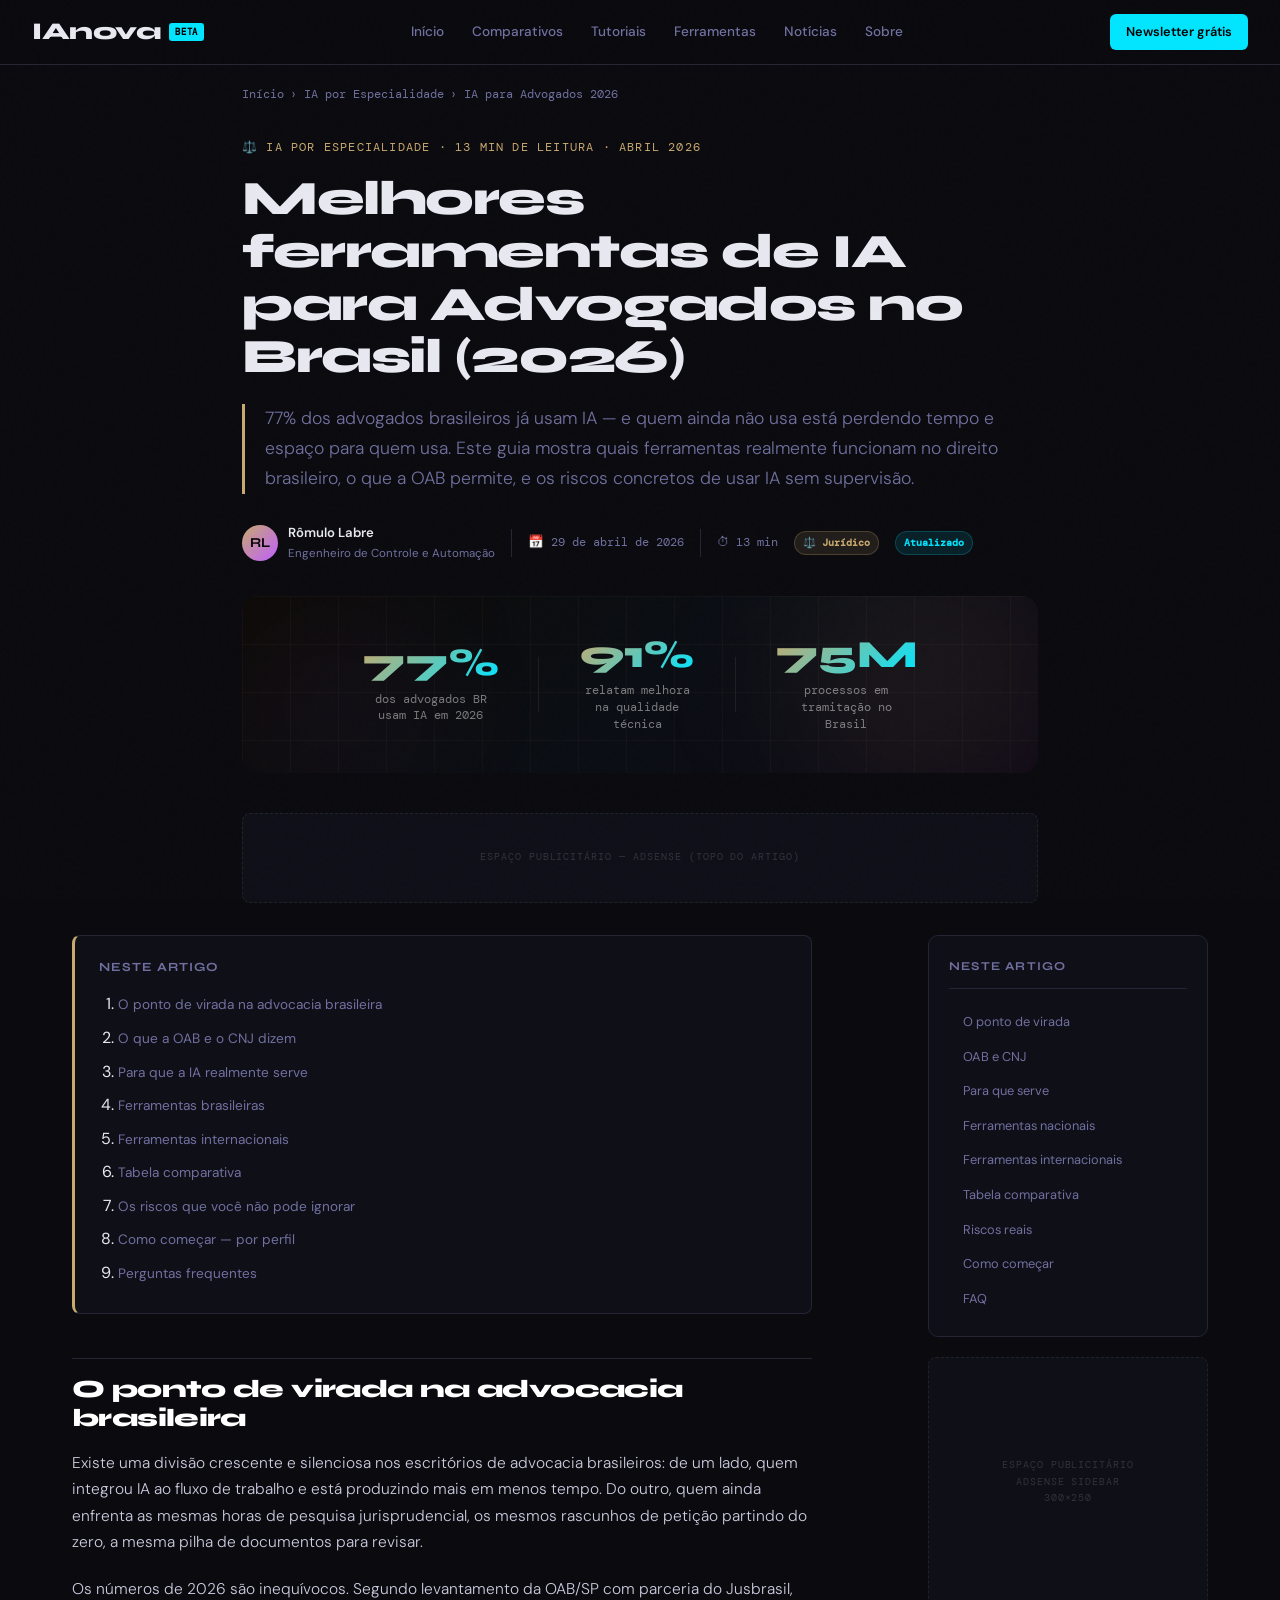
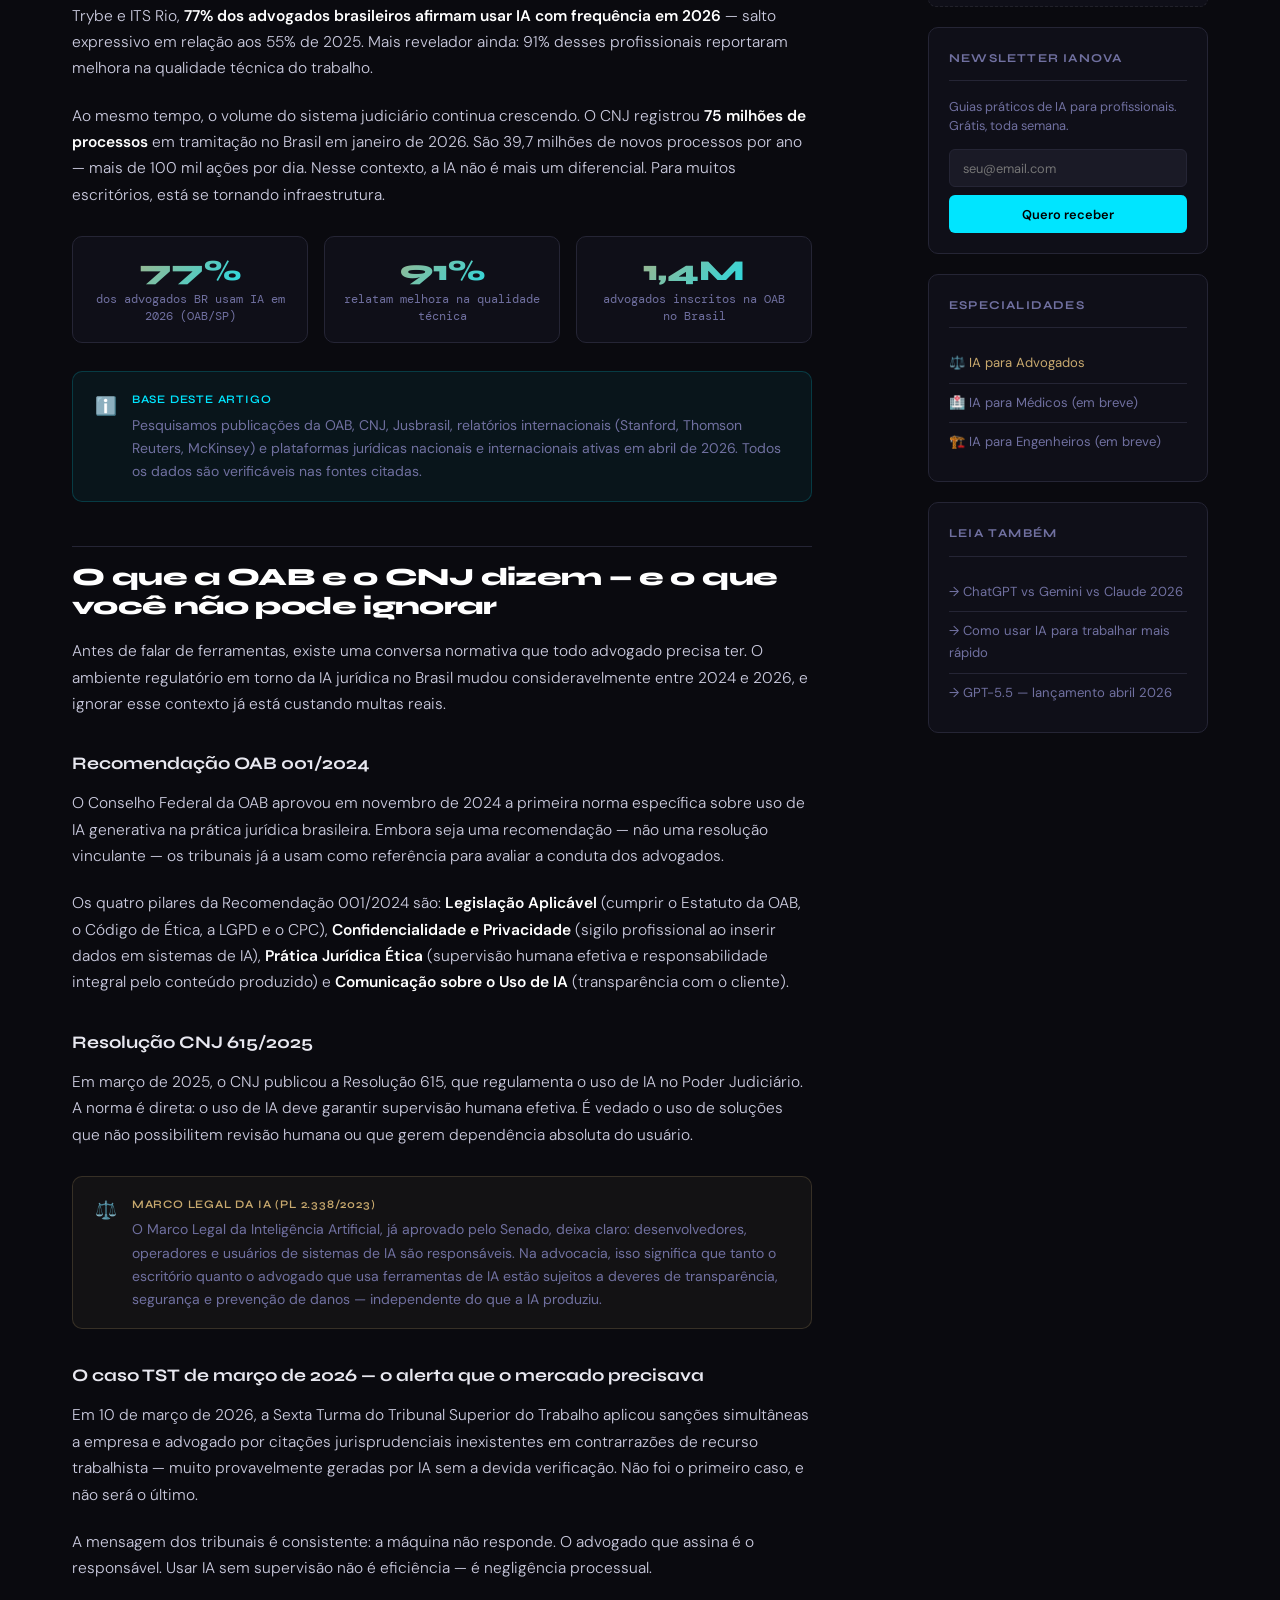
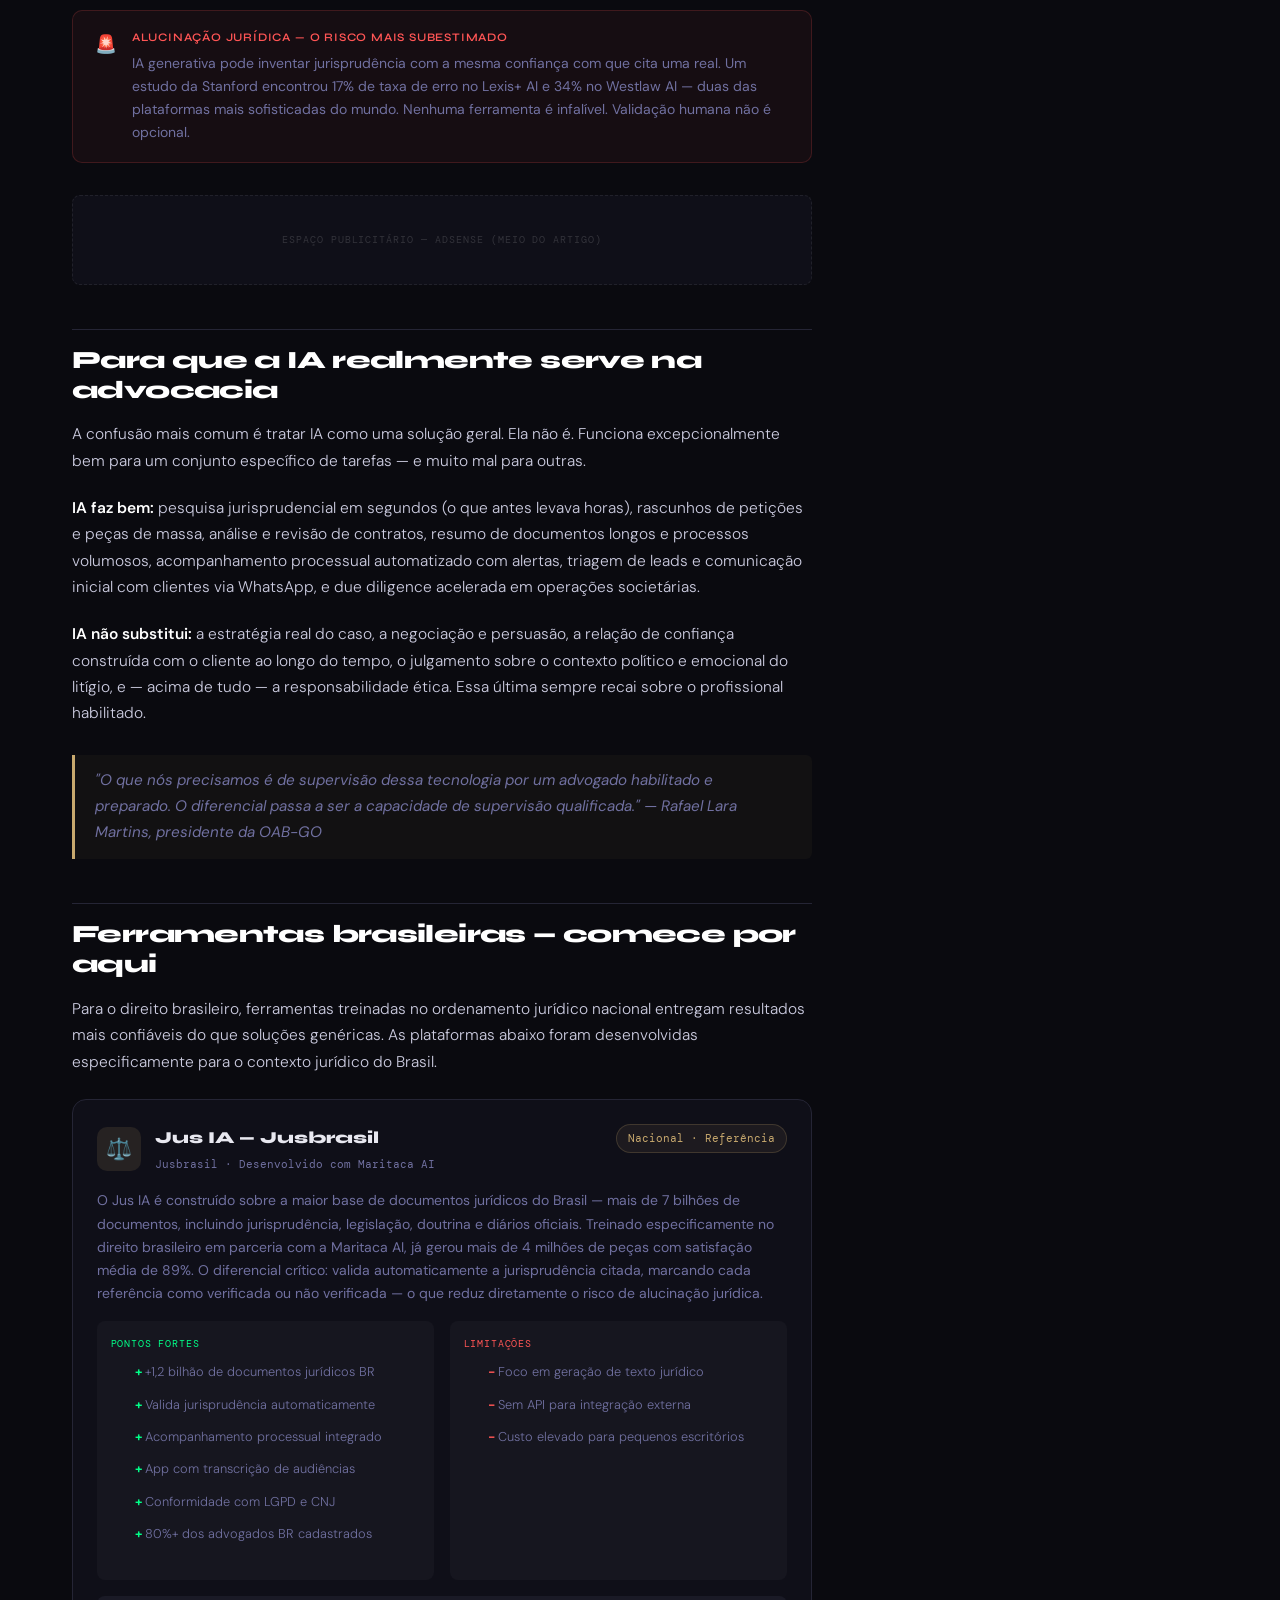
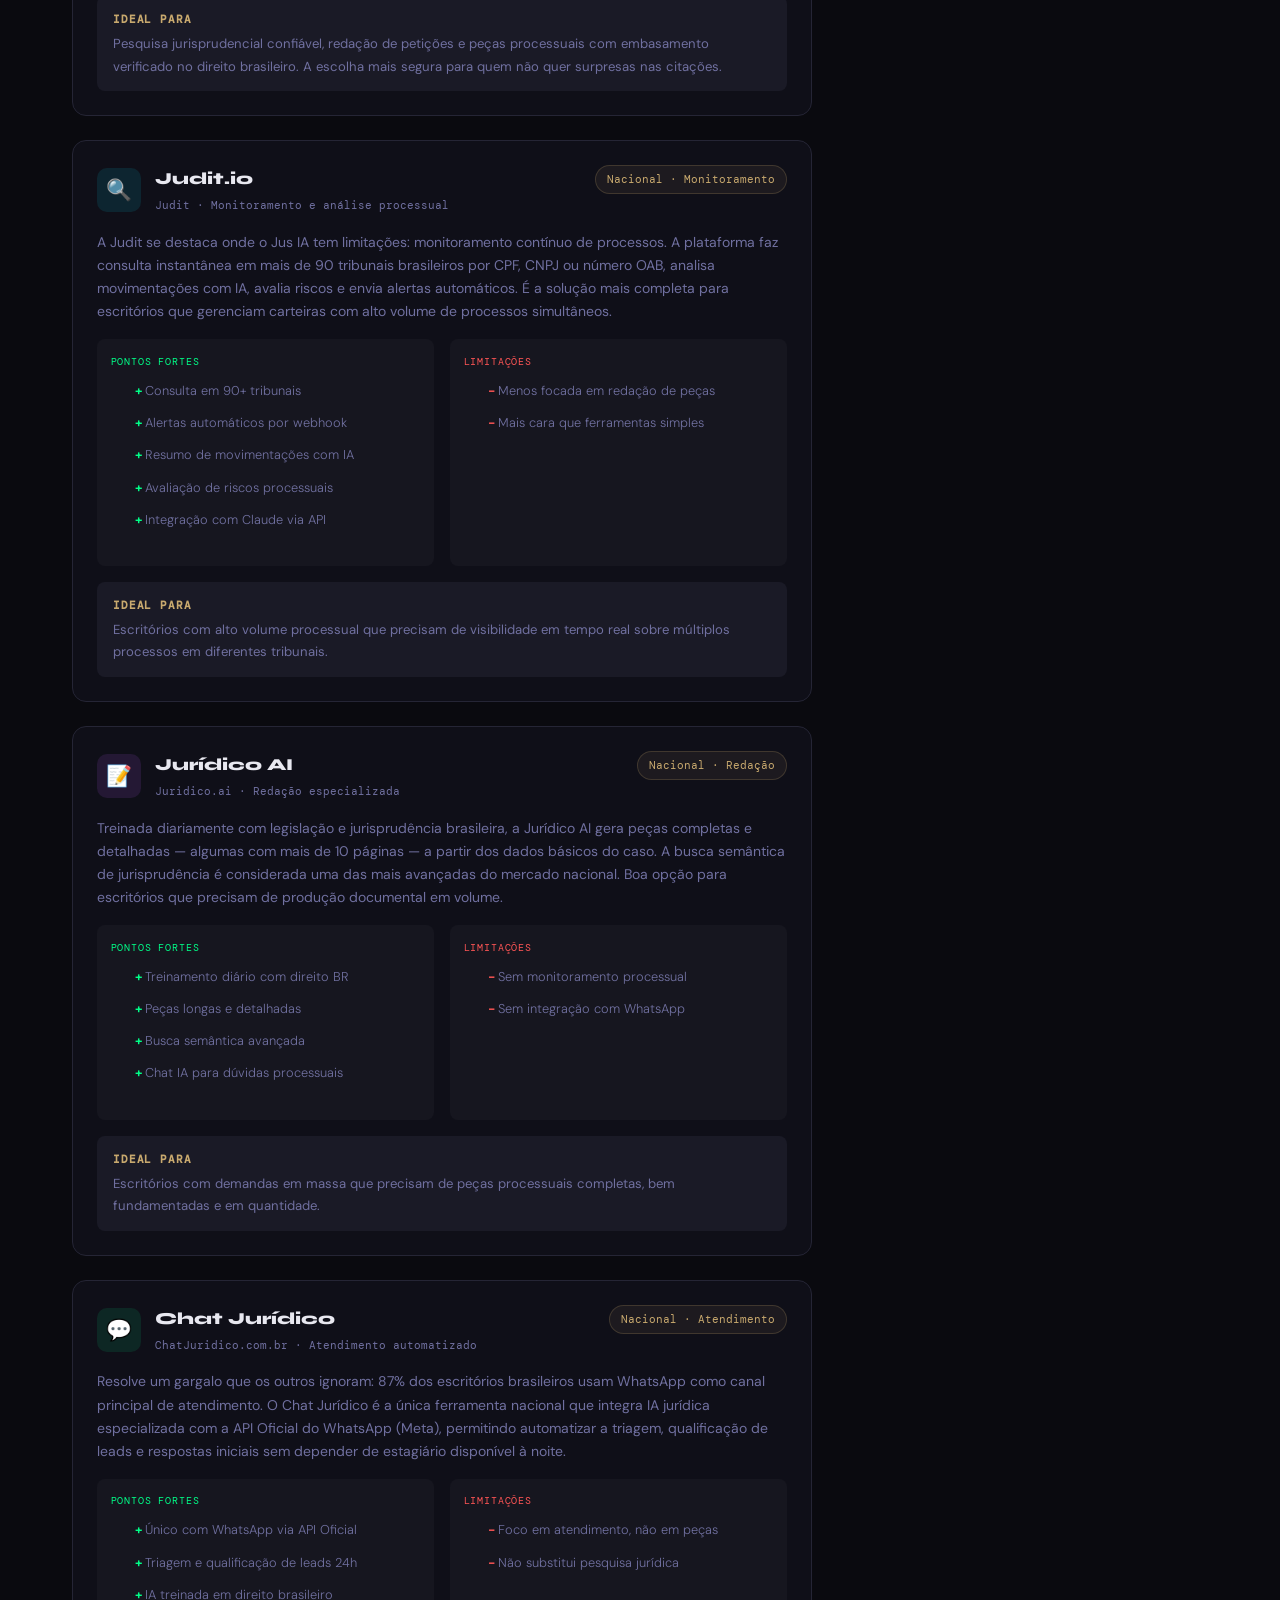
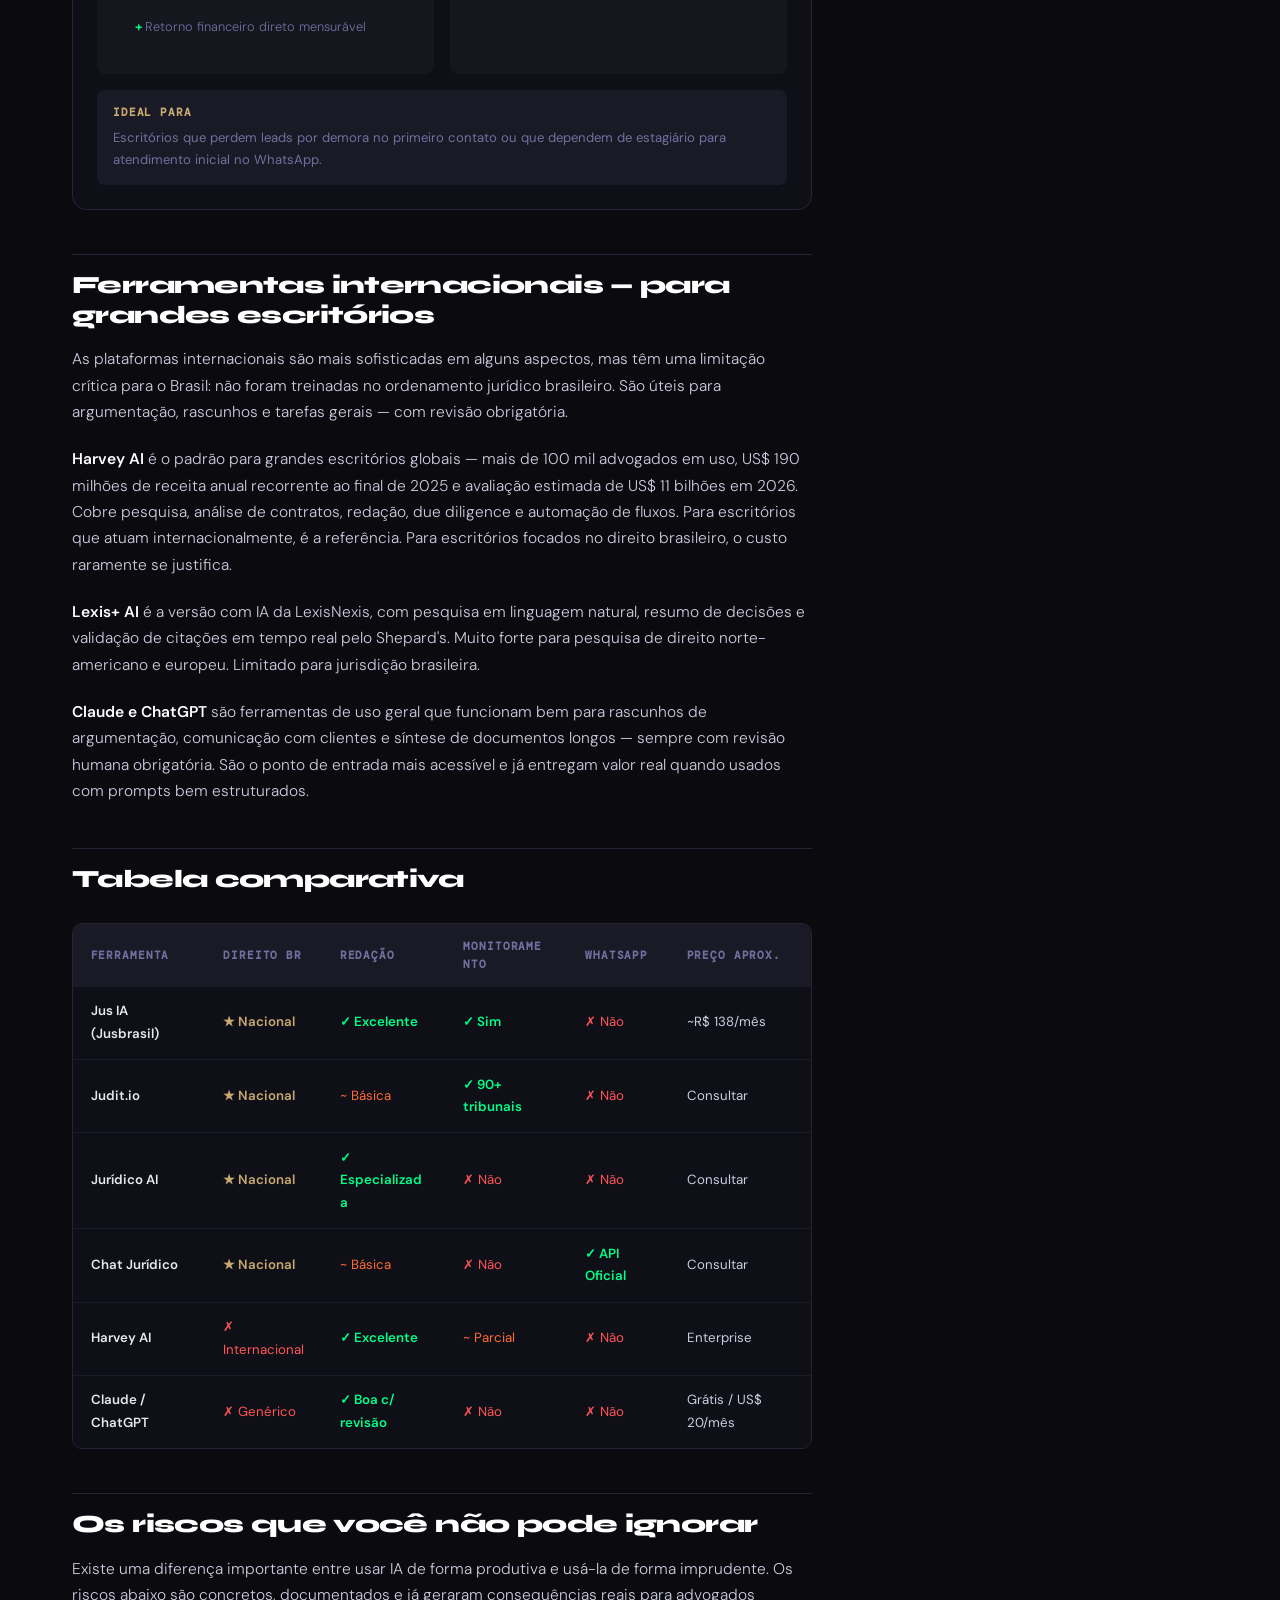
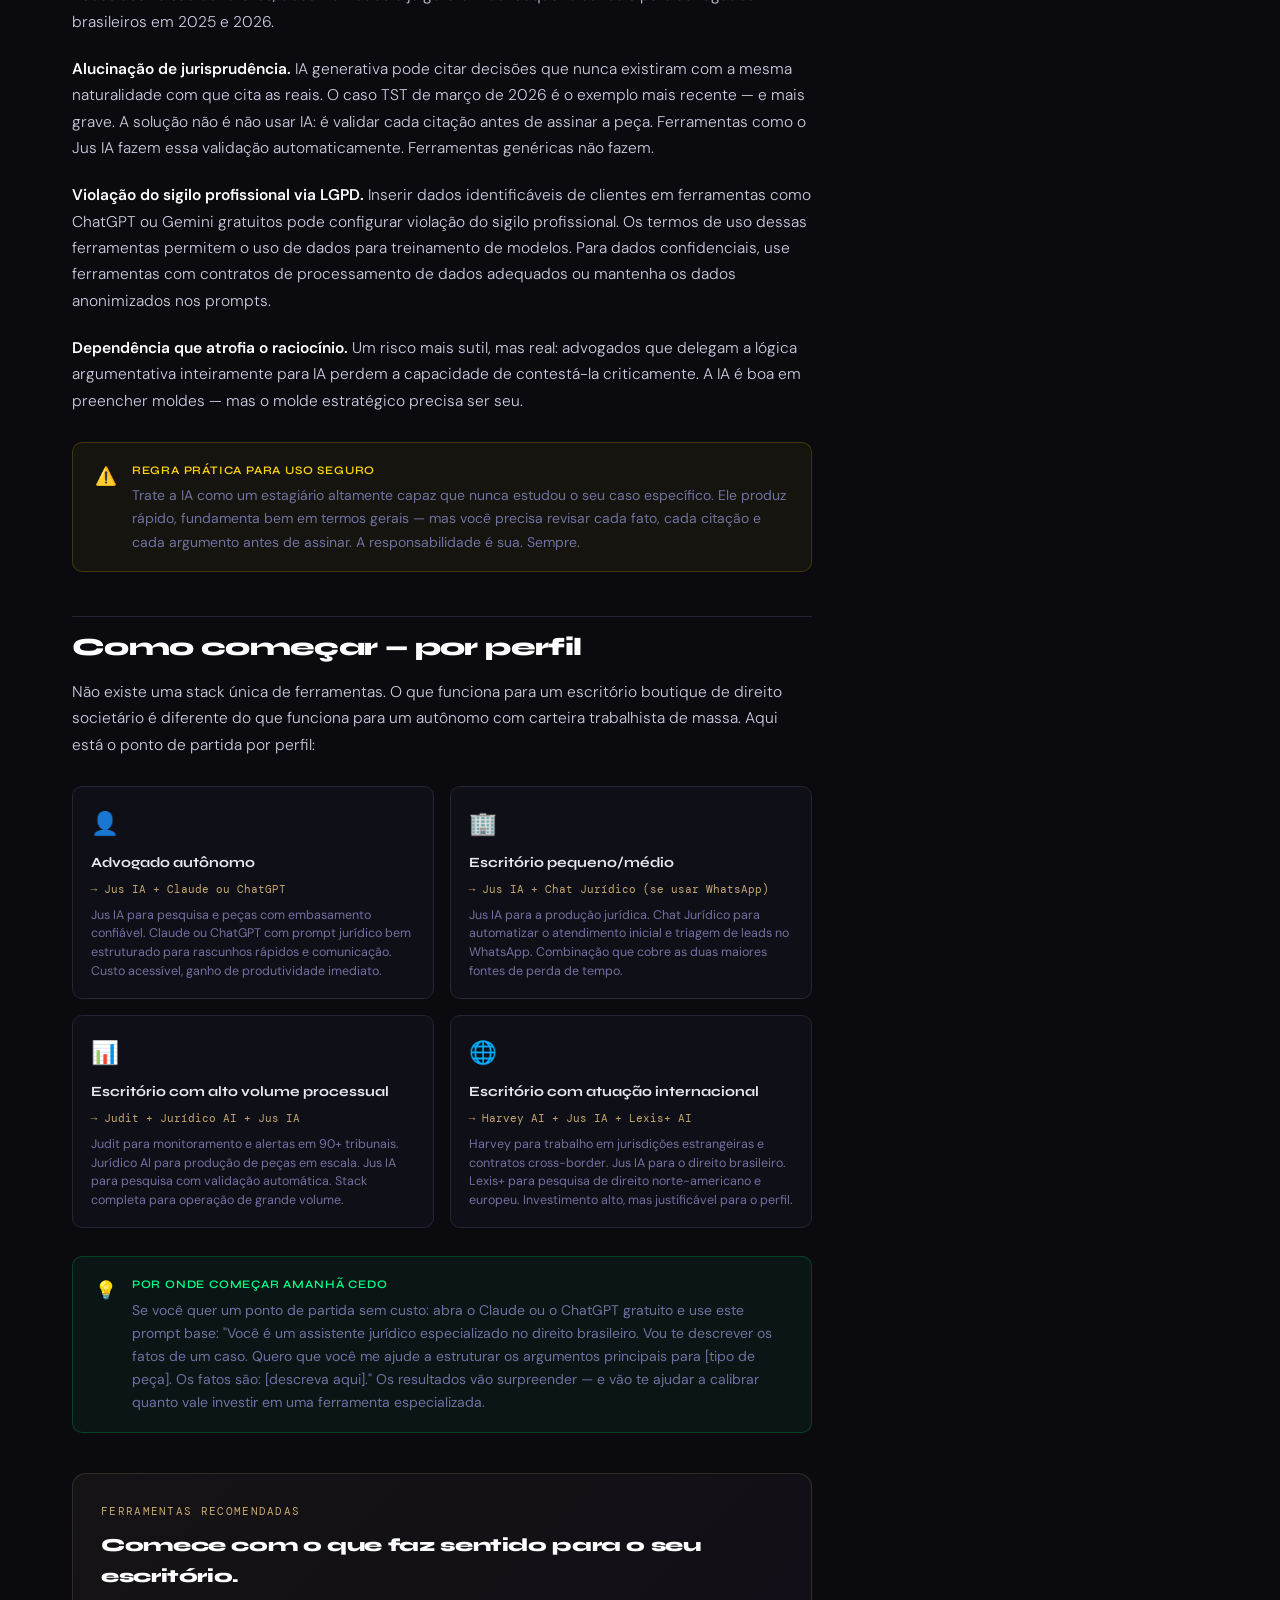
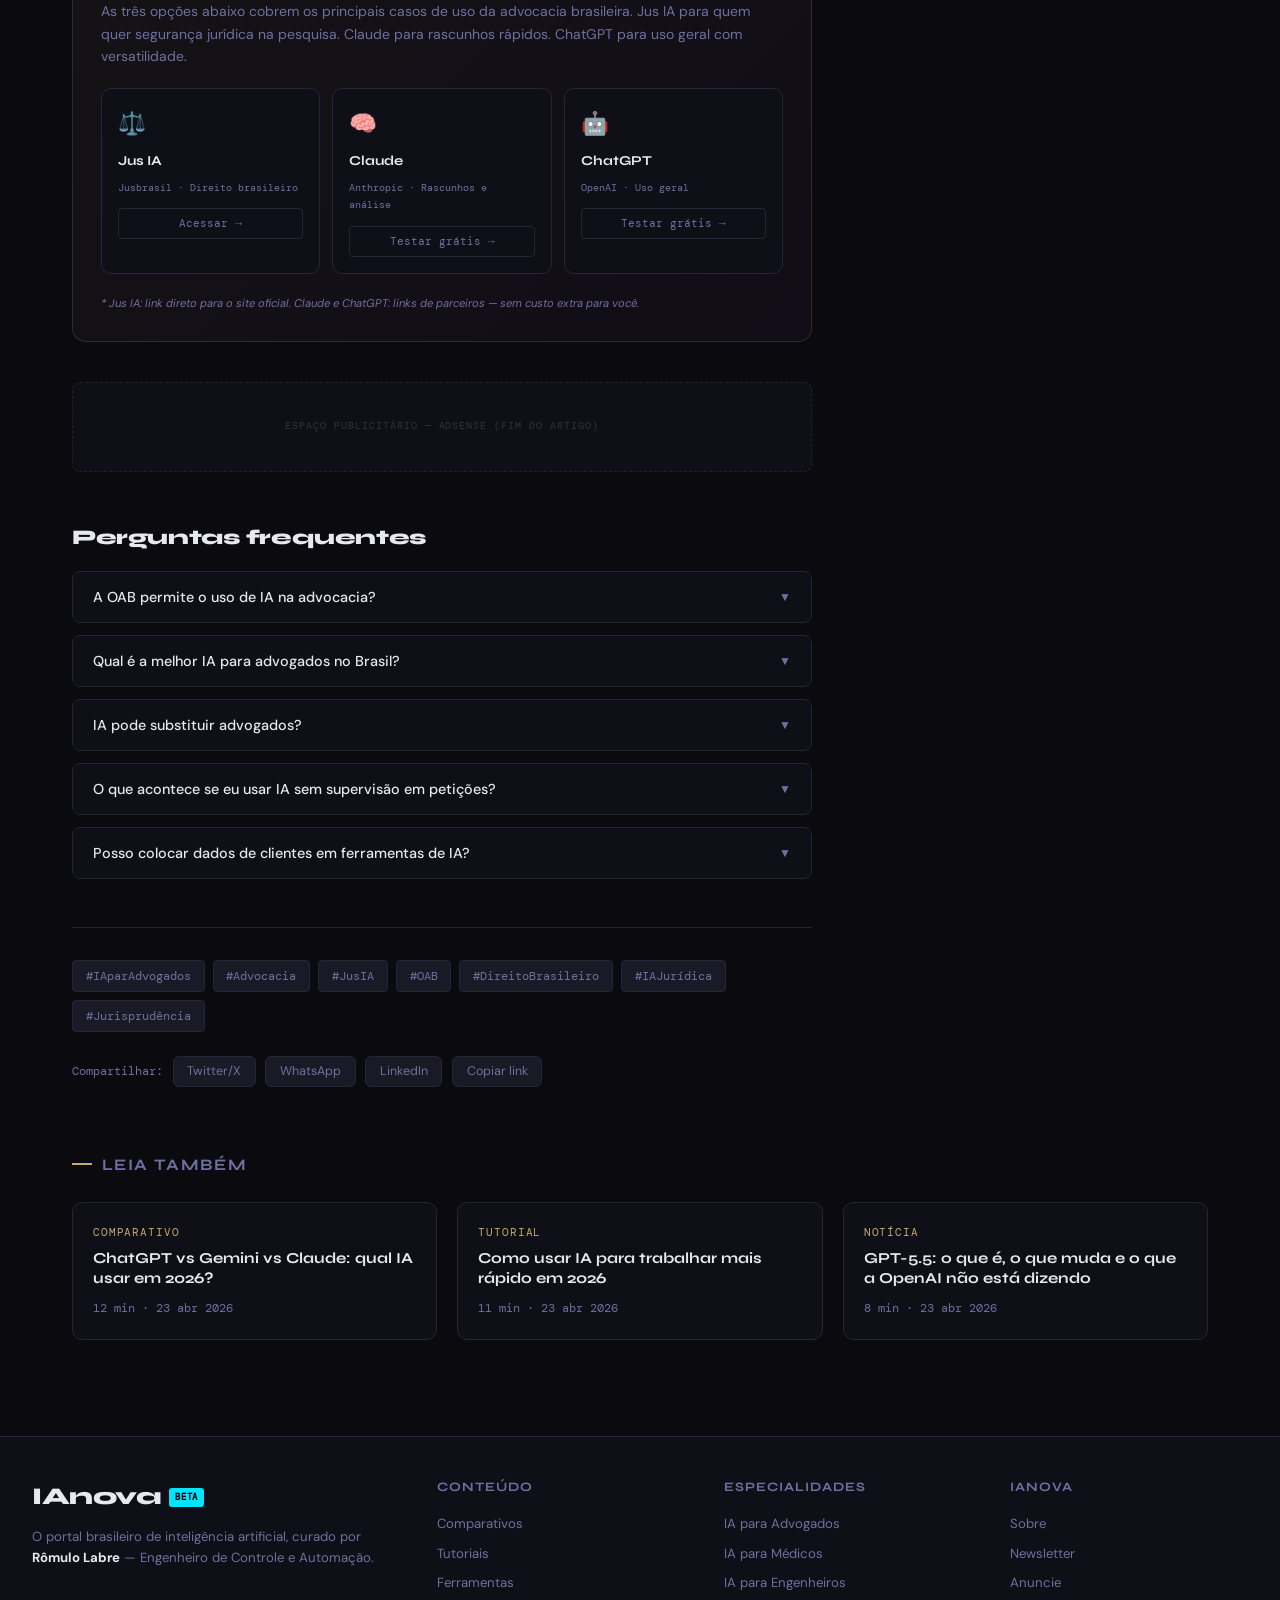
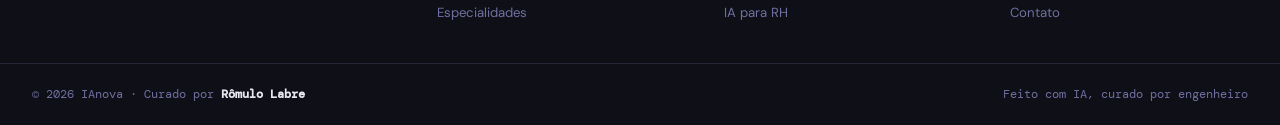
<file: ia-para-advogados-brasil-2026.html>
<!DOCTYPE html>
<html lang="pt-BR">
<head>
    <!-- Google tag (gtag.js) -->
<script async src="https://www.googletagmanager.com/gtag/js?id=G-01B01RZD96"></script>
<script>
  window.dataLayer = window.dataLayer || [];
  function gtag(){dataLayer.push(arguments);}
  gtag('js', new Date());

  gtag('config', 'G-01B01RZD96');
</script>
  <meta charset="UTF-8" />
  <meta name="viewport" content="width=device-width, initial-scale=1.0" />

  <!-- ═══ SEO ═══ -->
  <title>Melhores ferramentas de IA para Advogados no Brasil (2026) | IAnova.</title>
  <meta name="description" content="Aumente sua produtividade jurídica com as melhores IAs de 2026. Análise completa das ferramentas de automação e revisão para advogados brasileiros. Confira!"/>
  <meta name="keywords" content="Melhores IAs de 2026 para advogados, IA para advogados, inteligência artificial advocacia, Jus IA, Jusbrasil IA, ferramentas IA jurídica 2026, OAB inteligência artificial, Harvey AI, IA petições, direito brasileiro IA" />
  <meta name="author" content="Redação IAnova" />
  <meta name="robots" content="index, follow, max-snippet:-1, max-image-preview:large, max-video-preview:-1" />
  <link rel="canonical" href="https://ianova.ia.br/ia-para-advogados-brasil-2026.html" />

  <!-- Open Graph -->
  <meta property="og:type" content="article" />
  <meta property="og:site_name" content="IAnova" />
  <meta property="og:title" content="IA para Advogados: Guia Completo 2026" />
  <meta property="og:description" content="77% dos advogados já usam IA. Quais ferramentas usar, o que a OAB permite e os riscos reais de não supervisionar o que a IA escreve para você." />
  <meta property="og:url" content="https://ianova.ia.br/ia-para-advogados-brasil-2026.html" />
  <meta property="og:image" content="https://ianova.ia.br/assets/og-ia-advogados-2026.png" />
  <meta property="og:locale" content="pt_BR" />
  <meta property="article:published_time" content="2026-04-29T09:00:00-03:00" />
  <meta property="article:modified_time" content="2026-04-29T09:00:00-03:00" />
  <meta property="article:section" content="IA por Especialidade" />
  <meta property="article:tag" content="Advocacia" />
  <meta property="article:tag" content="Direito" />
  <meta property="article:tag" content="IA Jurídica" />

  <!-- Twitter -->
  <meta name="twitter:card" content="summary_large_image" />
  <meta name="twitter:site" content="@ianova" />
  <meta name="twitter:title" content="Melhores ferramentas de IA para Advogados no Brasil (2026)" />
  <meta name="twitter:description" content="77% dos advogados já usam IA. Ferramentas, regras da OAB e riscos reais." />
  <meta name="twitter:image" content="https://ianova.ia.br/assets/og-ia-advogados-2026.png" />

  <!-- Schema: Article -->
  <script type="application/ld+json">
  {
    "@context": "https://schema.org",
    "@type": "Article",
    "headline": "Melhores ferramentas de IA para Advogados no Brasil (2026)",
    "description": "Guia completo sobre inteligência artificial na advocacia brasileira: ferramentas, regulamentação da OAB e CNJ, riscos reais e como começar com segurança.",
    "image": "https://ianova.ia.br/assets/og-ia-advogados-2026.png",
    "author": { "@type": "Person", "name": "Rômulo Labre", "url": "https://ianova.ia.br/sobre" },
    "publisher": { "@type": "Organization", "name": "IAnova", "url": "https://ianova.ia.br" },
    "datePublished": "2026-04-29T09:00:00-03:00",
    "dateModified": "2026-04-29T09:00:00-03:00",
    "mainEntityOfPage": { "@type": "WebPage", "@id": "https://ianova.ia.br/ia-para-advogados-brasil-2026.html" },
    "articleSection": "IA por Especialidade",
    "inLanguage": "pt-BR",
    "timeRequired": "PT13M"
  }
  </script>

  <!-- Schema: FAQ -->
  <script type="application/ld+json">
  {
    "@context": "https://schema.org",
    "@type": "FAQPage",
    "mainEntity": [
      {
        "@type": "Question",
        "name": "A OAB permite o uso de IA na advocacia?",
        "acceptedAnswer": { "@type": "Answer", "text": "Sim, com condições. A OAB aprovou a Recomendação 001/2024 que orienta o uso ético da IA generativa. Os princípios são: cumprir a legislação vigente (LGPD, CPC, Estatuto da OAB), manter sigilo profissional, garantir supervisão humana e informar o cliente sobre o uso da tecnologia. O advogado permanece integralmente responsável por tudo que assina, mesmo quando gerado por IA." }
      },
      {
        "@type": "Question",
        "name": "Qual é a melhor IA para advogados no Brasil?",
        "acceptedAnswer": { "@type": "Answer", "text": "Depende do uso. Para pesquisa de jurisprudência e redação de peças com embasamento real no direito brasileiro, o Jus IA (Jusbrasil) é a referência nacional — treinado com mais de 1,2 bilhão de documentos jurídicos. Para monitoramento de processos em múltiplos tribunais, a Judit.io é a mais completa. Para rascunhos rápidos e argumentação, Claude e ChatGPT funcionam bem com revisão humana obrigatória." }
      },
      {
        "@type": "Question",
        "name": "IA pode substituir advogados?",
        "acceptedAnswer": { "@type": "Answer", "text": "Não. IA executa tarefas repetitivas com velocidade e consistência, mas não substitui o julgamento estratégico, a negociação, a relação de confiança com o cliente e a responsabilidade ética do advogado. O que está mudando é a distribuição do tempo: quem usa IA bem gasta menos tempo em pesquisa e redação e mais tempo no que só um advogado consegue fazer." }
      },
      {
        "@type": "Question",
        "name": "O que acontece se eu usar IA sem supervisão em petições?",
        "acceptedAnswer": { "@type": "Answer", "text": "Há risco real de sanções. Em março de 2026, a Sexta Turma do TST aplicou multa por litigância de má-fé a advogado e empresa por citações jurisprudenciais inexistentes — possivelmente geradas por IA sem verificação. Tribunais de todo o Brasil já registram casos similares. O advogado responde pela veracidade do que assina, independente de qual ferramenta gerou o conteúdo." }
      },
      {
        "@type": "Question",
        "name": "Posso colocar dados de clientes em ferramentas de IA?",
        "acceptedAnswer": { "@type": "Answer", "text": "Com cautela. Ferramentas genéricas como ChatGPT e Gemini gratuitos podem usar dados para treinamento. Para dados confidenciais de clientes, use ferramentas com contratos de confidencialidade explícitos e políticas de não uso para treinamento — como os planos enterprise do Claude, ou ferramentas jurídicas nacionais como o Jus IA, que foi desenvolvido com conformidade com a LGPD e as diretrizes do CNJ." }
      }
    ]
  }
  </script>

  <!-- Schema: Breadcrumb -->
  <script type="application/ld+json">
  {
    "@context": "https://schema.org",
    "@type": "BreadcrumbList",
    "itemListElement": [
      { "@type": "ListItem", "position": 1, "name": "Início", "item": "https://ianova.ia.br/" },
      { "@type": "ListItem", "position": 2, "name": "IA por Especialidade", "item": "https://ianova.ia.br/gpt-5-5-openai-lancamento-abril-2026.html" },
      { "@type": "ListItem", "position": 3, "name": "IA para Advogados 2026", "item": "https://ianova.ia.br/ia-para-advogados-brasil-2026.html" }
    ]
  }
  </script>

  <link rel="stylesheet" href="style.css" />
  <link rel="preconnect" href="https://fonts.googleapis.com" />
  <link rel="preconnect" href="https://fonts.gstatic.com" crossorigin />
  <link href="https://fonts.googleapis.com/css2?family=Syne:wght@400;600;700;800&family=DM+Sans:ital,wght@0,300;0,400;0,500;1,300&family=DM+Mono:wght@400;500&display=swap" rel="stylesheet" />

  <style>
    *, *::before, *::after { box-sizing: border-box; margin: 0; padding: 0; }
    :root {
      --bg: #0a0a0f; --bg2: #0f0f18; --bg3: #16161f;
      --surface: #1a1a26; --border: #252535;
      --text: #e8e8f0; --muted: #7070a0;
      --accent: #00e5ff; --accent2: #bf5fff; --accent3: #ff6b35;
      --green: #00ff88; --yellow: #ffd60a; --red: #ff5555;
      --law: #c8a96e;
      --fhead: 'Syne', sans-serif; --fbody: 'DM Sans', sans-serif; --fmono: 'DM Mono', monospace;
    }
    html { scroll-behavior: smooth; }
    body { background: var(--bg); color: var(--text); font-family: var(--fbody); font-size: 16px; line-height: 1.7; overflow-x: hidden; }
    body::before { content: ''; position: fixed; inset: 0; background-image: url("data:image/svg+xml,%3Csvg viewBox='0 0 256 256' xmlns='http://www.w3.org/2000/svg'%3E%3Cfilter id='n'%3E%3CfeTurbulence type='fractalNoise' baseFrequency='0.9' numOctaves='4' stitchTiles='stitch'/%3E%3C/filter%3E%3Crect width='100%25' height='100%25' filter='url(%23n)' opacity='0.04'/%3E%3C/svg%3E"); pointer-events: none; z-index: 9999; opacity: .4; }
    ::-webkit-scrollbar { width: 4px; } ::-webkit-scrollbar-track { background: var(--bg); } ::-webkit-scrollbar-thumb { background: var(--accent); border-radius: 2px; }
    #progress { position: fixed; top: 0; left: 0; z-index: 9998; height: 2px; width: 0%; background: linear-gradient(90deg, var(--law), var(--accent)); transition: width .1s linear; }

    header { position: sticky; top: 0; z-index: 100; background: rgba(10,10,15,.88); backdrop-filter: blur(20px); border-bottom: 1px solid var(--border); }
    .header-inner { max-width: 1280px; margin: 0 auto; padding: 0 2rem; display: flex; align-items: center; justify-content: space-between; height: 64px; }
    .logo { font-family: var(--fhead); font-size: 1.5rem; font-weight: 800; color: var(--text); text-decoration: none; display: flex; align-items: center; gap: .5rem; letter-spacing: -.02em; }
    .logo-badge { background: var(--accent); color: #000; font-size: .55rem; font-weight: 700; padding: 2px 6px; border-radius: 3px; font-family: var(--fmono); }
    nav { display: flex; gap: .25rem; }
    nav a { color: var(--muted); text-decoration: none; font-size: .85rem; font-weight: 500; padding: .4rem .75rem; border-radius: 6px; transition: color .2s, background .2s; }
    nav a:hover { color: var(--text); background: var(--surface); }
    .header-cta { background: var(--accent); color: #000; border: none; font-family: var(--fbody); font-size: .8rem; font-weight: 600; padding: .45rem 1rem; border-radius: 6px; cursor: pointer; text-decoration: none; transition: opacity .2s; }
    .header-cta:hover { opacity: .85; }
    .menu-toggle { display: none; flex-direction: column; gap: 5px; background: none; border: none; cursor: pointer; padding: .4rem; }
    .menu-toggle span { display: block; width: 22px; height: 2px; background: var(--text); border-radius: 2px; }
    .mobile-nav { display: none; flex-direction: column; position: fixed; top: 64px; left: 0; right: 0; z-index: 200; background: var(--bg2); border-bottom: 1px solid var(--border); padding: .75rem 1.25rem; box-shadow: 0 8px 32px rgba(0,0,0,.5); }
    .mobile-nav a { color: var(--muted); text-decoration: none; font-size: .95rem; font-weight: 500; padding: .65rem 0; border-bottom: 1px solid var(--border); transition: color .2s; }
    .mobile-nav a:last-child { border-bottom: none; }
    .mobile-nav a:hover { color: var(--accent); }
    .mobile-nav.open { display: flex; }
    .nav-backdrop { display: none; position: fixed; inset: 0; top: 64px; z-index: 199; background: rgba(0,0,0,.4); }
    .nav-backdrop.open { display: block; }

    /* AdSense containers */
    .adsense-slot { background: var(--bg2); border: 1px dashed rgba(255,255,255,.08); border-radius: 8px; padding: 1rem; margin: 2rem 0; text-align: center; min-height: 90px; display: flex; align-items: center; justify-content: center; }
    .adsense-slot-label { font-family: var(--fmono); font-size: .6rem; color: rgba(255,255,255,.15); text-transform: uppercase; letter-spacing: .1em; }
    .adsense-sidebar-slot { background: var(--bg2); border: 1px dashed rgba(255,255,255,.08); border-radius: 8px; padding: 1rem; margin-bottom: 1.25rem; text-align: center; min-height: 250px; display: flex; align-items: center; justify-content: center; }

    .breadcrumb { max-width: 860px; margin: 0 auto; padding: 1.25rem 2rem .5rem; font-family: var(--fmono); font-size: .72rem; color: var(--muted); display: flex; align-items: center; gap: .4rem; flex-wrap: wrap; }
    .breadcrumb a { color: var(--muted); text-decoration: none; }
    .breadcrumb a:hover { color: var(--accent); }

    .article-header { max-width: 860px; margin: 0 auto; padding: 1.5rem 2rem 2rem; }
    .article-category { font-family: var(--fmono); font-size: .75rem; color: var(--law); text-transform: uppercase; letter-spacing: .1em; margin-bottom: 1rem; }
    .article-title { font-family: var(--fhead); font-size: clamp(1.8rem, 4.5vw, 3rem); font-weight: 800; line-height: 1.1; letter-spacing: -.03em; margin-bottom: 1.25rem; }
    .article-lead { font-size: 1.1rem; color: var(--muted); font-weight: 300; line-height: 1.7; margin-bottom: 1.75rem; border-left: 3px solid var(--law); padding-left: 1.25rem; }
    .article-meta { display: flex; align-items: center; gap: 1rem; flex-wrap: wrap; }
    .author { display: flex; align-items: center; gap: .6rem; }
    .author-avatar { width: 36px; height: 36px; border-radius: 50%; background: linear-gradient(135deg, var(--law), var(--accent2)); display: flex; align-items: center; justify-content: center; font-size: .85rem; font-weight: 700; color: #000; font-family: var(--fhead); flex-shrink: 0; }
    .author-name { font-size: .82rem; font-weight: 600; }
    .author-role { font-size: .72rem; color: var(--muted); }
    .meta-divider { width: 1px; height: 28px; background: var(--border); }
    .meta-item { font-size: .78rem; color: var(--muted); font-family: var(--fmono); }
    .badge { font-size: .65rem; font-family: var(--fmono); font-weight: 600; padding: 2px 8px; border-radius: 100px; }
    .badge-law { background: rgba(200,169,110,.12); color: var(--law); border: 1px solid rgba(200,169,110,.25); }
    .badge-blue { background: rgba(0,229,255,.1); color: var(--accent); border: 1px solid rgba(0,229,255,.2); }
    .badge-green { background: rgba(0,255,136,.1); color: var(--green); border: 1px solid rgba(0,255,136,.2); }
    .badge-red { background: rgba(255,85,85,.1); color: var(--red); border: 1px solid rgba(255,85,85,.2); }

    /* Hero */
    .article-hero { max-width: 860px; margin: 0 auto 2.5rem; padding: 0 2rem; }
    .hero-visual { border-radius: 16px; background: linear-gradient(135deg, #0c0a06 0%, #0a0e14 50%, #0d0814 100%); padding: 2.5rem 2rem; position: relative; display: flex; align-items: center; justify-content: center; gap: clamp(1rem, 3vw, 2.5rem); flex-wrap: wrap; overflow: hidden; }
    .hero-visual .grid-bg { position: absolute; inset: 0; background-image: linear-gradient(rgba(200,169,110,.04) 1px, transparent 1px), linear-gradient(90deg, rgba(200,169,110,.04) 1px, transparent 1px); background-size: 48px 48px; }
    .orb { position: absolute; border-radius: 50%; filter: blur(70px); }
    .orb-1 { width: 280px; height: 280px; background: rgba(200,169,110,.08); top: -60px; right: -30px; }
    .orb-2 { width: 180px; height: 180px; background: rgba(191,95,255,.06); bottom: -20px; left: 0; }
    .hero-stat { position: relative; z-index: 1; display: flex; flex-direction: column; align-items: center; gap: .5rem; }
    .hero-stat-number { font-family: var(--fhead); font-size: 2.4rem; font-weight: 800; line-height: 1; background: linear-gradient(135deg, var(--law), var(--accent)); -webkit-background-clip: text; -webkit-text-fill-color: transparent; background-clip: text; }
    .hero-stat-label { font-size: .75rem; color: rgba(255,255,255,.45); text-align: center; font-family: var(--fmono); max-width: 120px; line-height: 1.4; }
    .hero-divider { width: 1px; height: 55px; background: rgba(255,255,255,.07); }

    /* Layout */
    .article-layout { max-width: 1200px; margin: 0 auto; padding: 0 2rem 4rem; display: grid; grid-template-columns: 1fr 280px; gap: 3.5rem; align-items: start; }
    .article-body { max-width: 740px; overflow-wrap: break-word; word-break: break-word; }

    /* TOC */
    .toc { background: var(--bg2); border: 1px solid var(--border); border-left: 3px solid var(--law); border-radius: 8px; padding: 1.25rem 1.5rem; margin-bottom: 2.5rem; }
    .toc-title { font-family: var(--fhead); font-size: .78rem; font-weight: 700; text-transform: uppercase; letter-spacing: .08em; color: var(--muted); margin-bottom: .85rem; }
    .toc ol { padding-left: 1.2rem; }
    .toc li { margin-bottom: .4rem; }
    .toc a { color: var(--muted); text-decoration: none; font-size: .85rem; transition: color .2s; }
    .toc a:hover { color: var(--law); }

    /* Prose */
    .prose h2 { font-family: var(--fhead); font-size: 1.55rem; font-weight: 800; letter-spacing: -.025em; margin: 2.75rem 0 1rem; color: #fff; line-height: 1.2; padding-top: 1rem; border-top: 1px solid var(--border); }
    .prose h3 { font-family: var(--fhead); font-size: 1.1rem; font-weight: 700; margin: 2rem 0 .7rem; color: var(--text); }
    .prose p { margin-bottom: 1.3rem; color: #cccce0; font-weight: 300; font-size: .97rem; }
    .prose strong { font-weight: 600; color: #fff; }
    .prose em { font-style: italic; color: var(--muted); }
    .prose a { color: var(--accent); text-decoration: none; border-bottom: 1px solid rgba(0,229,255,.3); }
    .prose a:hover { border-color: var(--accent); }
    .prose ul, .prose ol { padding-left: 1.5rem; margin-bottom: 1.3rem; }
    .prose li { margin-bottom: .5rem; color: #cccce0; font-weight: 300; font-size: .97rem; }
    .prose blockquote { border-left: 3px solid var(--law); margin: 1.75rem 0; padding: .85rem 1.25rem; background: rgba(200,169,110,.04); border-radius: 0 6px 6px 0; font-style: italic; color: var(--muted); font-size: .95rem; }

    /* Callouts */
    .callout { border-radius: 10px; padding: 1.1rem 1.4rem; margin: 1.75rem 0; display: flex; gap: .9rem; align-items: flex-start; }
    .callout-info { background: rgba(0,229,255,.05); border: 1px solid rgba(0,229,255,.18); }
    .callout-tip { background: rgba(0,255,136,.05); border: 1px solid rgba(0,255,136,.18); }
    .callout-warn { background: rgba(255,214,10,.05); border: 1px solid rgba(255,214,10,.18); }
    .callout-danger { background: rgba(255,85,85,.05); border: 1px solid rgba(255,85,85,.18); }
    .callout-law { background: rgba(200,169,110,.05); border: 1px solid rgba(200,169,110,.2); }
    .callout-icon { font-size: 1.1rem; flex-shrink: 0; margin-top: .1rem; }
    .callout-body { font-size: .875rem; line-height: 1.65; color: var(--muted); }
    .callout-body strong { display: block; font-family: var(--fhead); font-size: .72rem; text-transform: uppercase; letter-spacing: .07em; margin-bottom: .3rem; }
    .callout-info strong { color: var(--accent); }
    .callout-tip strong { color: var(--green); }
    .callout-warn strong { color: var(--yellow); }
    .callout-danger strong { color: var(--red); }
    .callout-law strong { color: var(--law); }

    /* Tool cards */
    .tool-detail { background: var(--bg2); border: 1px solid var(--border); border-radius: 14px; padding: 1.5rem; margin: 1.5rem 0; transition: border-color .2s; }
    .tool-detail:hover { border-color: rgba(200,169,110,.2); }
    .td-head { display: flex; align-items: flex-start; justify-content: space-between; gap: 1rem; margin-bottom: 1rem; flex-wrap: wrap; }
    .td-left { display: flex; align-items: center; gap: .85rem; }
    .td-icon { width: 44px; height: 44px; border-radius: 10px; display: flex; align-items: center; justify-content: center; font-size: 1.3rem; flex-shrink: 0; }
    .td-name { font-family: var(--fhead); font-size: 1.05rem; font-weight: 800; margin-bottom: .15rem; }
    .td-maker { font-family: var(--fmono); font-size: .68rem; color: var(--muted); }
    .td-tag { font-family: var(--fmono); font-size: .7rem; color: var(--law); background: rgba(200,169,110,.08); border: 1px solid rgba(200,169,110,.2); padding: .25rem .7rem; border-radius: 20px; white-space: nowrap; }
    .td-desc { font-size: .875rem; color: var(--muted); line-height: 1.65; margin-bottom: 1rem; }
    .td-pros-cons { display: grid; grid-template-columns: 1fr 1fr; gap: 1rem; margin-bottom: 1rem; }
    .td-pro, .td-con { background: var(--bg3); border-radius: 8px; padding: .85rem; }
    .td-pro-label { font-family: var(--fmono); font-size: .65rem; text-transform: uppercase; letter-spacing: .08em; color: var(--green); margin-bottom: .5rem; }
    .td-con-label { font-family: var(--fmono); font-size: .65rem; text-transform: uppercase; letter-spacing: .08em; color: var(--red); margin-bottom: .5rem; }
    .td-pro li, .td-con li { font-size: .8rem; color: var(--muted); list-style: none; padding: .2rem 0; line-height: 1.4; }
    .td-pro li::before { content: '+ '; color: var(--green); font-weight: 700; }
    .td-con li::before { content: '− '; color: var(--red); font-weight: 700; }
    .td-verdict { background: var(--surface); border-radius: 8px; padding: .85rem 1rem; font-size: .82rem; color: var(--muted); }
    .td-verdict strong { color: var(--law); font-family: var(--fmono); font-size: .68rem; text-transform: uppercase; letter-spacing: .08em; display: block; margin-bottom: .3rem; }

    /* Stats grid */
    .stats-grid { display: grid; grid-template-columns: repeat(3, 1fr); gap: 1rem; margin: 1.75rem 0; }
    .stat-card { background: var(--bg2); border: 1px solid var(--border); border-radius: 10px; padding: 1.1rem; text-align: center; }
    .stat-number { font-family: var(--fhead); font-size: 1.8rem; font-weight: 800; background: linear-gradient(135deg, var(--law), var(--accent)); -webkit-background-clip: text; -webkit-text-fill-color: transparent; background-clip: text; line-height: 1.1; margin-bottom: .3rem; }
    .stat-label { font-size: .75rem; color: var(--muted); line-height: 1.4; font-family: var(--fmono); }

    /* Profile cards */
    .profile-grid { display: grid; grid-template-columns: 1fr 1fr; gap: 1rem; margin: 1.75rem 0; }
    .profile-card { background: var(--bg2); border: 1px solid var(--border); border-radius: 10px; padding: 1.1rem; transition: border-color .2s; }
    .profile-card:hover { border-color: rgba(200,169,110,.25); }
    .profile-icon { font-size: 1.4rem; margin-bottom: .5rem; }
    .profile-title { font-family: var(--fhead); font-size: .88rem; font-weight: 700; margin-bottom: .35rem; }
    .profile-tools { font-family: var(--fmono); font-size: .7rem; color: var(--law); margin-bottom: .4rem; }
    .profile-desc { font-size: .78rem; color: var(--muted); line-height: 1.5; }

    /* Bar chart */
    .bar-chart { margin: 1.75rem 0; }
    .bar-row { display: flex; align-items: center; gap: .75rem; margin-bottom: .75rem; }
    .bar-label { font-size: .8rem; color: var(--muted); min-width: 180px; font-weight: 500; }
    .bar-track { flex: 1; height: 6px; background: var(--surface); border-radius: 3px; overflow: hidden; }
    .bar-fill { height: 100%; border-radius: 3px; }
    .bar-val { font-family: var(--fmono); font-size: .72rem; color: var(--muted); min-width: 40px; text-align: right; }

    /* Comp table */
    .comp-table-wrap { overflow-x: auto; margin: 1.75rem 0; border-radius: 10px; overflow: hidden; border: 1px solid var(--border); }
    .comp-table { width: 100%; border-collapse: collapse; min-width: 520px; }
    .comp-table th { background: var(--surface); padding: .8rem 1.1rem; font-family: var(--fmono); font-size: .68rem; text-transform: uppercase; letter-spacing: .08em; color: var(--muted); text-align: left; }
    .comp-table td { padding: .85rem 1.1rem; font-size: .83rem; border-bottom: 1px solid rgba(37,37,53,.6); background: var(--bg2); color: #cccce0; vertical-align: middle; }
    .comp-table tr:last-child td { border-bottom: none; }
    .comp-table tr:hover td { background: var(--bg3); }
    .comp-table .row-label { font-weight: 600; color: var(--text); }
    .check { color: var(--green); font-weight: 600; }
    .cross { color: var(--red); }
    .partial { color: var(--accent3); }
    .nat { color: var(--law); font-weight: 600; }

    /* Step cards */
    .step-cards { display: flex; flex-direction: column; gap: .85rem; margin: 1.75rem 0; }
    .step-card { background: var(--bg2); border: 1px solid var(--border); border-radius: 10px; padding: 1.1rem 1.25rem; display: flex; gap: 1rem; align-items: flex-start; transition: border-color .2s; }
    .step-card:hover { border-color: rgba(200,169,110,.2); }
    .step-num { font-family: var(--fhead); font-size: 1.4rem; font-weight: 800; color: var(--law); line-height: 1; flex-shrink: 0; min-width: 28px; }
    .step-content h4 { font-family: var(--fhead); font-size: .9rem; font-weight: 700; color: var(--text); margin-bottom: .25rem; }
    .step-content p { font-size: .82rem; color: var(--muted); line-height: 1.55; margin: 0; }

    /* CTA afiliado / AdSense */
    .article-cta { background: linear-gradient(135deg, rgba(200,169,110,.06), rgba(191,95,255,.04)); border: 1px solid rgba(200,169,110,.18); border-radius: 14px; padding: 1.75rem; margin: 2.5rem 0; }
    .article-cta-label { font-family: var(--fmono); font-size: .68rem; text-transform: uppercase; letter-spacing: .12em; color: var(--law); margin-bottom: .6rem; }
    .article-cta-title { font-family: var(--fhead); font-size: 1.15rem; font-weight: 800; color: #fff; margin-bottom: .5rem; letter-spacing: -.02em; }
    .article-cta-text { font-size: .875rem; color: var(--muted); line-height: 1.6; margin-bottom: 1.25rem; }
    .article-cta-tools { display: grid; grid-template-columns: repeat(3, 1fr); gap: .75rem; margin-bottom: 1.25rem; }
    .cta-tool-card { background: var(--bg2); border: 1px solid var(--border); border-radius: 10px; padding: 1rem; display: flex; flex-direction: column; gap: .4rem; transition: border-color .2s; }
    .cta-tool-card:hover { border-color: rgba(200,169,110,.3); }
    .cta-tool-icon { font-size: 1.4rem; }
    .cta-tool-name { font-family: var(--fhead); font-size: .85rem; font-weight: 700; color: var(--text); }
    .cta-tool-tag { font-family: var(--fmono); font-size: .65rem; color: var(--muted); }
    .cta-tool-btn { margin-top: .35rem; display: inline-block; background: transparent; border: 1px solid var(--border); color: var(--muted); font-size: .7rem; font-family: var(--fmono); padding: .3rem .6rem; border-radius: 4px; text-decoration: none; text-align: center; transition: all .2s; }
    .cta-tool-btn:hover { border-color: var(--law); color: var(--law); }
    .article-cta-footer { font-size: .7rem; color: var(--muted); font-style: italic; }

    /* FAQ */
    .faq { margin-top: 3rem; }
    .faq-title { font-family: var(--fhead); font-size: 1.3rem; font-weight: 800; letter-spacing: -.02em; margin-bottom: 1rem; }
    .faq-item { border: 1px solid var(--border); border-radius: 8px; overflow: hidden; margin-bottom: .75rem; }
    .faq-q { width: 100%; background: var(--bg2); border: none; padding: 1rem 1.25rem; display: flex; align-items: center; justify-content: space-between; font-family: var(--fbody); font-size: .9rem; font-weight: 500; color: var(--text); cursor: pointer; text-align: left; transition: background .2s; }
    .faq-q:hover { background: var(--bg3); }
    .faq-arrow { color: var(--muted); font-size: .75rem; transition: transform .25s; flex-shrink: 0; }
    .faq-item.open .faq-arrow { transform: rotate(180deg); }
    .faq-a { max-height: 0; overflow: hidden; transition: max-height .3s ease, padding .3s; background: var(--surface); font-size: .875rem; color: var(--muted); line-height: 1.7; }
    .faq-item.open .faq-a { max-height: 300px; padding: 1rem 1.25rem; }

    /* Article footer */
    .article-footer { margin-top: 3rem; padding-top: 2rem; border-top: 1px solid var(--border); }
    .af-tags { display: flex; gap: .5rem; flex-wrap: wrap; margin-bottom: 1.5rem; }
    .af-tag { background: var(--surface); color: var(--muted); font-size: .75rem; font-family: var(--fmono); padding: .3rem .8rem; border-radius: 4px; border: 1px solid var(--border); text-decoration: none; transition: all .2s; }
    .af-tag:hover { border-color: var(--law); color: var(--law); }
    .share-row { display: flex; align-items: center; gap: .6rem; flex-wrap: wrap; }
    .share-label { font-size: .78rem; color: var(--muted); font-family: var(--fmono); }
    .share-btn { background: var(--surface); border: 1px solid var(--border); color: var(--muted); font-size: .78rem; padding: .4rem .85rem; border-radius: 6px; cursor: pointer; font-family: var(--fbody); transition: all .2s; }
    .share-btn:hover { border-color: var(--accent); color: var(--accent); }

    /* Related */
    .related { max-width: 1200px; margin: 0 auto; padding: 0 2rem 4rem; }
    .related-title { font-family: var(--fhead); font-size: 1rem; font-weight: 700; color: var(--muted); text-transform: uppercase; letter-spacing: .1em; display: flex; align-items: center; gap: .6rem; margin-bottom: 1.5rem; }
    .related-title::before { content: ''; display: block; width: 20px; height: 2px; background: var(--law); }
    .related-grid { display: grid; grid-template-columns: repeat(3, 1fr); gap: 1.25rem; }
    .related-card { background: var(--bg2); border: 1px solid var(--border); border-radius: 10px; padding: 1.25rem; text-decoration: none; display: block; transition: all .2s; }
    .related-card:hover { border-color: rgba(200,169,110,.3); transform: translateY(-2px); }
    .rc-cat { font-family: var(--fmono); font-size: .68rem; color: var(--law); text-transform: uppercase; letter-spacing: .08em; margin-bottom: .5rem; }
    .rc-title { font-family: var(--fhead); font-size: .95rem; font-weight: 700; color: var(--text); line-height: 1.3; margin-bottom: .6rem; }
    .rc-meta { font-size: .75rem; color: var(--muted); font-family: var(--fmono); }

    /* Sidebar */
    .sticky-sidebar { position: sticky; top: 80px; }
    .sidebar-widget { background: var(--bg2); border: 1px solid var(--border); border-radius: 10px; padding: 1.25rem; margin-bottom: 1.25rem; }
    .widget-title { font-family: var(--fhead); font-size: .75rem; font-weight: 700; color: var(--muted); text-transform: uppercase; letter-spacing: .1em; margin-bottom: 1rem; padding-bottom: .75rem; border-bottom: 1px solid var(--border); }
    .toc-sidebar a { display: block; padding: .4rem 0; color: var(--muted); text-decoration: none; font-size: .8rem; border-left: 2px solid transparent; padding-left: .75rem; transition: all .2s; }
    .toc-sidebar a:hover, .toc-sidebar a.active { color: var(--law); border-left-color: var(--law); }

    footer { border-top: 1px solid var(--border); background: var(--bg2); }
    .footer-inner { max-width: 1280px; margin: 0 auto; padding: 2.5rem 2rem 2rem; display: grid; grid-template-columns: 1.5fr 1fr 1fr 1fr; gap: 3rem; }
    .footer-brand p { font-size: .825rem; color: var(--muted); line-height: 1.6; margin-top: .5rem; }
    .footer-col h4 { font-family: var(--fhead); font-size: .8rem; font-weight: 700; text-transform: uppercase; letter-spacing: .08em; color: var(--muted); margin-bottom: .9rem; }
    .footer-col a { display: block; color: var(--muted); text-decoration: none; font-size: .825rem; margin-bottom: .45rem; transition: color .2s; }
    .footer-col a:hover { color: var(--accent); }
    .footer-bottom { max-width: 1280px; margin: 0 auto; padding: 1.25rem 2rem; border-top: 1px solid var(--border); display: flex; align-items: center; justify-content: space-between; font-size: .75rem; color: var(--muted); font-family: var(--fmono); }

    @media (max-width:680px) { .stats-grid { grid-template-columns: 1fr 1fr; } .article-cta-tools { grid-template-columns: 1fr; } .td-pros-cons { grid-template-columns: 1fr; } .profile-grid { grid-template-columns: 1fr; } }
    @media (max-width:900px) { .article-layout { grid-template-columns: 1fr; } .sticky-sidebar { display: none; } .related-grid { grid-template-columns: 1fr 1fr; } .footer-inner { grid-template-columns: 1fr 1fr; } nav { display: none; } .menu-toggle { display: flex; } .header-cta { display: none; } }
    @media (max-width:600px) { .stats-grid { grid-template-columns: 1fr; } .related-grid { grid-template-columns: 1fr; } .footer-inner { grid-template-columns: 1fr; gap: 1.5rem; padding: 2rem 1rem 1rem; } .footer-bottom { flex-direction: column; gap: .5rem; text-align: center; padding: 1rem; } .article-header, .article-hero, .breadcrumb { padding-left: 1rem; padding-right: 1rem; } .article-layout { padding: 0 1rem 3rem; } .article-title { font-size: 1.8rem; } .related { padding: 0 1rem 3rem; } * { min-width: 0; } }
  </style>
</head>
<body>

<div id="progress"></div>

<header>
  <div class="header-inner">
    <a href="index.html" class="logo">IAnova <span class="logo-badge">BETA</span></a>
    <nav>
      <a href="index.html">Início</a>
      <a href="chatgpt-vs-gemini-vs-claude-2026.html">Comparativos</a>
      <a href="o-que-e-inteligencia-artificial.html">Tutoriais</a>
      <a href="ferramentas.html">Ferramentas</a>
      <a href="#">Notícias</a>
      <a href="sobre.html">Sobre</a>
    </nav>
    <a href="index.html#newsletter" class="header-cta">Newsletter grátis</a>
    <button class="menu-toggle" onclick="toggleMenu()" aria-label="Menu">
      <span></span><span></span><span></span>
    </button>
  </div>
</header>
<nav class="mobile-nav" id="mobileNav">
  <a href="index.html">Início</a>
  <a href="chatgpt-vs-gemini-vs-claude-2026.html">Comparativos</a>
  <a href="o-que-e-inteligencia-artificial.html">Tutoriais</a>
  <a href="ferramentas.html">Ferramentas</a>
  <a href="#">Notícias</a>
  <a href="index.html#newsletter" style="color:var(--accent);font-weight:600;">Newsletter grátis →</a>
</nav>
<div class="nav-backdrop" id="navBackdrop" onclick="closeMenu()"></div>

<div class="breadcrumb">
  <a href="index.html">Início</a> <span>›</span>
  <a href="#">IA por Especialidade</a> <span>›</span>
  <span>IA para Advogados 2026</span>
</div>

<div class="article-header">
  <div class="article-category">⚖️ IA por Especialidade · 13 min de leitura · Abril 2026</div>
  <h1 class="article-title">Melhores ferramentas de IA<br>para Advogados no Brasil (2026)</h1>
  <p class="article-lead">
    77% dos advogados brasileiros já usam IA — e quem ainda não usa está perdendo tempo e espaço para quem usa. Este guia mostra quais ferramentas realmente funcionam no direito brasileiro, o que a OAB permite, e os riscos concretos de usar IA sem supervisão.
  </p>
  <div class="article-meta">
    <div class="author">
      <div class="author-avatar">RL</div>
      <div>
        <div class="author-name">Rômulo Labre</div>
        <div class="author-role">Engenheiro de Controle e Automação</div>
      </div>
    </div>
    <div class="meta-divider"></div>
    <div class="meta-item">📅 29 de abril de 2026</div>
    <div class="meta-divider"></div>
    <div class="meta-item">⏱ 13 min</div>
    <span class="badge badge-law">⚖️ Jurídico</span>
    <span class="badge badge-blue">Atualizado</span>
  </div>
</div>

<!-- HERO -->
<div class="article-hero">
  <div class="hero-visual">
    <div class="grid-bg"></div>
    <div class="orb orb-1"></div>
    <div class="orb orb-2"></div>
    <div class="hero-stat">
      <div class="hero-stat-number">77%</div>
      <div class="hero-stat-label">dos advogados BR usam IA em 2026</div>
    </div>
    <div class="hero-divider"></div>
    <div class="hero-stat">
      <div class="hero-stat-number">91%</div>
      <div class="hero-stat-label">relatam melhora na qualidade técnica</div>
    </div>
    <div class="hero-divider"></div>
    <div class="hero-stat">
      <div class="hero-stat-number">75M</div>
      <div class="hero-stat-label">processos em tramitação no Brasil</div>
    </div>
  </div>
</div>

<!-- ═══ ADSENSE — TOPO DO ARTIGO ═══ -->
<!-- Substitua o bloco abaixo pelo código do Google AdSense quando aprovado -->
<div style="max-width:860px;margin:0 auto;padding:0 2rem;">
  <div class="adsense-slot">
    <!-- ADSENSE_SLOT_TOPO: cole aqui o <script> do AdSense (formato: 728x90 leaderboard ou responsivo) -->
    <span class="adsense-slot-label">Espaço publicitário — AdSense (topo do artigo)</span>
  </div>
</div>

<!-- LAYOUT -->
<div class="article-layout">
<article class="article-body">

  <div class="toc">
    <div class="toc-title">Neste artigo</div>
    <ol>
      <li><a href="#virada">O ponto de virada na advocacia brasileira</a></li>
      <li><a href="#oab">O que a OAB e o CNJ dizem</a></li>
      <li><a href="#para-que">Para que a IA realmente serve</a></li>
      <li><a href="#ferramentas-nacionais">Ferramentas brasileiras</a></li>
      <li><a href="#ferramentas-internacionais">Ferramentas internacionais</a></li>
      <li><a href="#comparativo">Tabela comparativa</a></li>
      <li><a href="#riscos">Os riscos que você não pode ignorar</a></li>
      <li><a href="#como-comecar">Como começar — por perfil</a></li>
      <li><a href="#faq">Perguntas frequentes</a></li>
    </ol>
  </div>

  <div class="prose">

    <h2 id="virada">O ponto de virada na advocacia brasileira</h2>

    <p>Existe uma divisão crescente e silenciosa nos escritórios de advocacia brasileiros: de um lado, quem integrou IA ao fluxo de trabalho e está produzindo mais em menos tempo. Do outro, quem ainda enfrenta as mesmas horas de pesquisa jurisprudencial, os mesmos rascunhos de petição partindo do zero, a mesma pilha de documentos para revisar.</p>

    <p>Os números de 2026 são inequívocos. Segundo levantamento da OAB/SP com parceria do Jusbrasil, Trybe e ITS Rio, <strong>77% dos advogados brasileiros afirmam usar IA com frequência em 2026</strong> — salto expressivo em relação aos 55% de 2025. Mais revelador ainda: 91% desses profissionais reportaram melhora na qualidade técnica do trabalho.</p>

    <p>Ao mesmo tempo, o volume do sistema judiciário continua crescendo. O CNJ registrou <strong>75 milhões de processos</strong> em tramitação no Brasil em janeiro de 2026. São 39,7 milhões de novos processos por ano — mais de 100 mil ações por dia. Nesse contexto, a IA não é mais um diferencial. Para muitos escritórios, está se tornando infraestrutura.</p>

    <div class="stats-grid">
      <div class="stat-card">
        <div class="stat-number">77%</div>
        <div class="stat-label">dos advogados BR usam IA em 2026 (OAB/SP)</div>
      </div>
      <div class="stat-card">
        <div class="stat-number">91%</div>
        <div class="stat-label">relatam melhora na qualidade técnica</div>
      </div>
      <div class="stat-card">
        <div class="stat-number">1,4M</div>
        <div class="stat-label">advogados inscritos na OAB no Brasil</div>
      </div>
    </div>

    <div class="callout callout-info">
      <div class="callout-icon">ℹ️</div>
      <div class="callout-body">
        <strong>Base deste artigo</strong>
        Pesquisamos publicações da OAB, CNJ, Jusbrasil, relatórios internacionais (Stanford, Thomson Reuters, McKinsey) e plataformas jurídicas nacionais e internacionais ativas em abril de 2026. Todos os dados são verificáveis nas fontes citadas.
      </div>
    </div>

    <h2 id="oab">O que a OAB e o CNJ dizem — e o que você não pode ignorar</h2>

    <p>Antes de falar de ferramentas, existe uma conversa normativa que todo advogado precisa ter. O ambiente regulatório em torno da IA jurídica no Brasil mudou consideravelmente entre 2024 e 2026, e ignorar esse contexto já está custando multas reais.</p>

    <h3>Recomendação OAB 001/2024</h3>

    <p>O Conselho Federal da OAB aprovou em novembro de 2024 a primeira norma específica sobre uso de IA generativa na prática jurídica brasileira. Embora seja uma recomendação — não uma resolução vinculante — os tribunais já a usam como referência para avaliar a conduta dos advogados.</p>

    <p>Os quatro pilares da Recomendação 001/2024 são: <strong>Legislação Aplicável</strong> (cumprir o Estatuto da OAB, o Código de Ética, a LGPD e o CPC), <strong>Confidencialidade e Privacidade</strong> (sigilo profissional ao inserir dados em sistemas de IA), <strong>Prática Jurídica Ética</strong> (supervisão humana efetiva e responsabilidade integral pelo conteúdo produzido) e <strong>Comunicação sobre o Uso de IA</strong> (transparência com o cliente).</p>

    <h3>Resolução CNJ 615/2025</h3>

    <p>Em março de 2025, o CNJ publicou a Resolução 615, que regulamenta o uso de IA no Poder Judiciário. A norma é direta: o uso de IA deve garantir supervisão humana efetiva. É vedado o uso de soluções que não possibilitem revisão humana ou que gerem dependência absoluta do usuário.</p>

    <div class="callout callout-law">
      <div class="callout-icon">⚖️</div>
      <div class="callout-body">
        <strong>Marco Legal da IA (PL 2.338/2023)</strong>
        O Marco Legal da Inteligência Artificial, já aprovado pelo Senado, deixa claro: desenvolvedores, operadores e usuários de sistemas de IA são responsáveis. Na advocacia, isso significa que tanto o escritório quanto o advogado que usa ferramentas de IA estão sujeitos a deveres de transparência, segurança e prevenção de danos — independente do que a IA produziu.
      </div>
    </div>

    <h3>O caso TST de março de 2026 — o alerta que o mercado precisava</h3>

    <p>Em 10 de março de 2026, a Sexta Turma do Tribunal Superior do Trabalho aplicou sanções simultâneas a empresa e advogado por citações jurisprudenciais inexistentes em contrarrazões de recurso trabalhista — muito provavelmente geradas por IA sem a devida verificação. Não foi o primeiro caso, e não será o último.</p>

    <p>A mensagem dos tribunais é consistente: a máquina não responde. O advogado que assina é o responsável. Usar IA sem supervisão não é eficiência — é negligência processual.</p>

    <div class="callout callout-danger">
      <div class="callout-icon">🚨</div>
      <div class="callout-body">
        <strong>Alucinação jurídica — o risco mais subestimado</strong>
        IA generativa pode inventar jurisprudência com a mesma confiança com que cita uma real. Um estudo da Stanford encontrou 17% de taxa de erro no Lexis+ AI e 34% no Westlaw AI — duas das plataformas mais sofisticadas do mundo. Nenhuma ferramenta é infalível. Validação humana não é opcional.
      </div>
    </div>

  </div><!-- /prose -->

  <!-- ═══ ADSENSE — MEIO DO ARTIGO ═══ -->
  <!-- Substitua o bloco abaixo pelo código do Google AdSense quando aprovado -->
  <div class="adsense-slot">
    <!-- ADSENSE_SLOT_MEIO: cole aqui o <script> do AdSense (formato: 336x280 ou responsivo) -->
    <span class="adsense-slot-label">Espaço publicitário — AdSense (meio do artigo)</span>
  </div>

  <div class="prose">

    <h2 id="para-que">Para que a IA realmente serve na advocacia</h2>

    <p>A confusão mais comum é tratar IA como uma solução geral. Ela não é. Funciona excepcionalmente bem para um conjunto específico de tarefas — e muito mal para outras.</p>

    <p><strong>IA faz bem:</strong> pesquisa jurisprudencial em segundos (o que antes levava horas), rascunhos de petições e peças de massa, análise e revisão de contratos, resumo de documentos longos e processos volumosos, acompanhamento processual automatizado com alertas, triagem de leads e comunicação inicial com clientes via WhatsApp, e due diligence acelerada em operações societárias.</p>

    <p><strong>IA não substitui:</strong> a estratégia real do caso, a negociação e persuasão, a relação de confiança construída com o cliente ao longo do tempo, o julgamento sobre o contexto político e emocional do litígio, e — acima de tudo — a responsabilidade ética. Essa última sempre recai sobre o profissional habilitado.</p>

    <blockquote>
      "O que nós precisamos é de supervisão dessa tecnologia por um advogado habilitado e preparado. O diferencial passa a ser a capacidade de supervisão qualificada." — Rafael Lara Martins, presidente da OAB-GO
    </blockquote>

    <h2 id="ferramentas-nacionais">Ferramentas brasileiras — comece por aqui</h2>

    <p>Para o direito brasileiro, ferramentas treinadas no ordenamento jurídico nacional entregam resultados mais confiáveis do que soluções genéricas. As plataformas abaixo foram desenvolvidas especificamente para o contexto jurídico do Brasil.</p>

    <div class="tool-detail">
      <div class="td-head">
        <div class="td-left">
          <div class="td-icon" style="background:rgba(200,169,110,.12);">⚖️</div>
          <div>
            <div class="td-name">Jus IA — Jusbrasil</div>
            <div class="td-maker">Jusbrasil · Desenvolvido com Maritaca AI</div>
          </div>
        </div>
        <div class="td-tag">Nacional · Referência</div>
      </div>
      <div class="td-desc">
        O Jus IA é construído sobre a maior base de documentos jurídicos do Brasil — mais de 7 bilhões de documentos, incluindo jurisprudência, legislação, doutrina e diários oficiais. Treinado especificamente no direito brasileiro em parceria com a Maritaca AI, já gerou mais de 4 milhões de peças com satisfação média de 89%. O diferencial crítico: valida automaticamente a jurisprudência citada, marcando cada referência como verificada ou não verificada — o que reduz diretamente o risco de alucinação jurídica.
      </div>
      <div class="td-pros-cons">
        <div class="td-pro">
          <div class="td-pro-label">Pontos fortes</div>
          <ul>
            <li>+1,2 bilhão de documentos jurídicos BR</li>
            <li>Valida jurisprudência automaticamente</li>
            <li>Acompanhamento processual integrado</li>
            <li>App com transcrição de audiências</li>
            <li>Conformidade com LGPD e CNJ</li>
            <li>80%+ dos advogados BR cadastrados</li>
          </ul>
        </div>
        <div class="td-con">
          <div class="td-con-label">Limitações</div>
          <ul>
            <li>Foco em geração de texto jurídico</li>
            <li>Sem API para integração externa</li>
            <li>Custo elevado para pequenos escritórios</li>
          </ul>
        </div>
      </div>
      <div class="td-verdict">
        <strong>Ideal para</strong>
        Pesquisa jurisprudencial confiável, redação de petições e peças processuais com embasamento verificado no direito brasileiro. A escolha mais segura para quem não quer surpresas nas citações.
      </div>
    </div>

    <div class="tool-detail">
      <div class="td-head">
        <div class="td-left">
          <div class="td-icon" style="background:rgba(0,229,255,.1);">🔍</div>
          <div>
            <div class="td-name">Judit.io</div>
            <div class="td-maker">Judit · Monitoramento e análise processual</div>
          </div>
        </div>
        <div class="td-tag">Nacional · Monitoramento</div>
      </div>
      <div class="td-desc">
        A Judit se destaca onde o Jus IA tem limitações: monitoramento contínuo de processos. A plataforma faz consulta instantânea em mais de 90 tribunais brasileiros por CPF, CNPJ ou número OAB, analisa movimentações com IA, avalia riscos e envia alertas automáticos. É a solução mais completa para escritórios que gerenciam carteiras com alto volume de processos simultâneos.
      </div>
      <div class="td-pros-cons">
        <div class="td-pro">
          <div class="td-pro-label">Pontos fortes</div>
          <ul>
            <li>Consulta em 90+ tribunais</li>
            <li>Alertas automáticos por webhook</li>
            <li>Resumo de movimentações com IA</li>
            <li>Avaliação de riscos processuais</li>
            <li>Integração com Claude via API</li>
          </ul>
        </div>
        <div class="td-con">
          <div class="td-con-label">Limitações</div>
          <ul>
            <li>Menos focada em redação de peças</li>
            <li>Mais cara que ferramentas simples</li>
          </ul>
        </div>
      </div>
      <div class="td-verdict">
        <strong>Ideal para</strong>
        Escritórios com alto volume processual que precisam de visibilidade em tempo real sobre múltiplos processos em diferentes tribunais.
      </div>
    </div>

    <div class="tool-detail">
      <div class="td-head">
        <div class="td-left">
          <div class="td-icon" style="background:rgba(191,95,255,.12);">📝</div>
          <div>
            <div class="td-name">Jurídico AI</div>
            <div class="td-maker">Juridico.ai · Redação especializada</div>
          </div>
        </div>
        <div class="td-tag">Nacional · Redação</div>
      </div>
      <div class="td-desc">
        Treinada diariamente com legislação e jurisprudência brasileira, a Jurídico AI gera peças completas e detalhadas — algumas com mais de 10 páginas — a partir dos dados básicos do caso. A busca semântica de jurisprudência é considerada uma das mais avançadas do mercado nacional. Boa opção para escritórios que precisam de produção documental em volume.
      </div>
      <div class="td-pros-cons">
        <div class="td-pro">
          <div class="td-pro-label">Pontos fortes</div>
          <ul>
            <li>Treinamento diário com direito BR</li>
            <li>Peças longas e detalhadas</li>
            <li>Busca semântica avançada</li>
            <li>Chat IA para dúvidas processuais</li>
          </ul>
        </div>
        <div class="td-con">
          <div class="td-con-label">Limitações</div>
          <ul>
            <li>Sem monitoramento processual</li>
            <li>Sem integração com WhatsApp</li>
          </ul>
        </div>
      </div>
      <div class="td-verdict">
        <strong>Ideal para</strong>
        Escritórios com demandas em massa que precisam de peças processuais completas, bem fundamentadas e em quantidade.
      </div>
    </div>

    <div class="tool-detail">
      <div class="td-head">
        <div class="td-left">
          <div class="td-icon" style="background:rgba(0,255,136,.1);">💬</div>
          <div>
            <div class="td-name">Chat Jurídico</div>
            <div class="td-maker">ChatJuridico.com.br · Atendimento automatizado</div>
          </div>
        </div>
        <div class="td-tag">Nacional · Atendimento</div>
      </div>
      <div class="td-desc">
        Resolve um gargalo que os outros ignoram: 87% dos escritórios brasileiros usam WhatsApp como canal principal de atendimento. O Chat Jurídico é a única ferramenta nacional que integra IA jurídica especializada com a API Oficial do WhatsApp (Meta), permitindo automatizar a triagem, qualificação de leads e respostas iniciais sem depender de estagiário disponível à noite.
      </div>
      <div class="td-pros-cons">
        <div class="td-pro">
          <div class="td-pro-label">Pontos fortes</div>
          <ul>
            <li>Único com WhatsApp via API Oficial</li>
            <li>Triagem e qualificação de leads 24h</li>
            <li>IA treinada em direito brasileiro</li>
            <li>Retorno financeiro direto mensurável</li>
          </ul>
        </div>
        <div class="td-con">
          <div class="td-con-label">Limitações</div>
          <ul>
            <li>Foco em atendimento, não em peças</li>
            <li>Não substitui pesquisa jurídica</li>
          </ul>
        </div>
      </div>
      <div class="td-verdict">
        <strong>Ideal para</strong>
        Escritórios que perdem leads por demora no primeiro contato ou que dependem de estagiário para atendimento inicial no WhatsApp.
      </div>
    </div>

    <h2 id="ferramentas-internacionais">Ferramentas internacionais — para grandes escritórios</h2>

    <p>As plataformas internacionais são mais sofisticadas em alguns aspectos, mas têm uma limitação crítica para o Brasil: não foram treinadas no ordenamento jurídico brasileiro. São úteis para argumentação, rascunhos e tarefas gerais — com revisão obrigatória.</p>

    <p><strong>Harvey AI</strong> é o padrão para grandes escritórios globais — mais de 100 mil advogados em uso, US$ 190 milhões de receita anual recorrente ao final de 2025 e avaliação estimada de US$ 11 bilhões em 2026. Cobre pesquisa, análise de contratos, redação, due diligence e automação de fluxos. Para escritórios que atuam internacionalmente, é a referência. Para escritórios focados no direito brasileiro, o custo raramente se justifica.</p>

    <p><strong>Lexis+ AI</strong> é a versão com IA da LexisNexis, com pesquisa em linguagem natural, resumo de decisões e validação de citações em tempo real pelo Shepard's. Muito forte para pesquisa de direito norte-americano e europeu. Limitado para jurisdição brasileira.</p>

    <p><strong>Claude e ChatGPT</strong> são ferramentas de uso geral que funcionam bem para rascunhos de argumentação, comunicação com clientes e síntese de documentos longos — sempre com revisão humana obrigatória. São o ponto de entrada mais acessível e já entregam valor real quando usados com prompts bem estruturados.</p>

    <h2 id="comparativo">Tabela comparativa</h2>

    <div class="comp-table-wrap">
      <table class="comp-table">
        <thead>
          <tr>
            <th>Ferramenta</th>
            <th>Direito BR</th>
            <th>Redação</th>
            <th>Monitoramento</th>
            <th>WhatsApp</th>
            <th>Preço aprox.</th>
          </tr>
        </thead>
        <tbody>
          <tr>
            <td class="row-label">Jus IA (Jusbrasil)</td>
            <td><span class="nat">★ Nacional</span></td>
            <td><span class="check">✓ Excelente</span></td>
            <td><span class="check">✓ Sim</span></td>
            <td><span class="cross">✗ Não</span></td>
            <td>~R$ 138/mês</td>
          </tr>
          <tr>
            <td class="row-label">Judit.io</td>
            <td><span class="nat">★ Nacional</span></td>
            <td><span class="partial">~ Básica</span></td>
            <td><span class="check">✓ 90+ tribunais</span></td>
            <td><span class="cross">✗ Não</span></td>
            <td>Consultar</td>
          </tr>
          <tr>
            <td class="row-label">Jurídico AI</td>
            <td><span class="nat">★ Nacional</span></td>
            <td><span class="check">✓ Especializada</span></td>
            <td><span class="cross">✗ Não</span></td>
            <td><span class="cross">✗ Não</span></td>
            <td>Consultar</td>
          </tr>
          <tr>
            <td class="row-label">Chat Jurídico</td>
            <td><span class="nat">★ Nacional</span></td>
            <td><span class="partial">~ Básica</span></td>
            <td><span class="cross">✗ Não</span></td>
            <td><span class="check">✓ API Oficial</span></td>
            <td>Consultar</td>
          </tr>
          <tr>
            <td class="row-label">Harvey AI</td>
            <td><span class="cross">✗ Internacional</span></td>
            <td><span class="check">✓ Excelente</span></td>
            <td><span class="partial">~ Parcial</span></td>
            <td><span class="cross">✗ Não</span></td>
            <td>Enterprise</td>
          </tr>
          <tr>
            <td class="row-label">Claude / ChatGPT</td>
            <td><span class="cross">✗ Genérico</span></td>
            <td><span class="check">✓ Boa c/ revisão</span></td>
            <td><span class="cross">✗ Não</span></td>
            <td><span class="cross">✗ Não</span></td>
            <td>Grátis / US$ 20/mês</td>
          </tr>
        </tbody>
      </table>
    </div>

    <h2 id="riscos">Os riscos que você não pode ignorar</h2>

    <p>Existe uma diferença importante entre usar IA de forma produtiva e usá-la de forma imprudente. Os riscos abaixo são concretos, documentados e já geraram consequências reais para advogados brasileiros em 2025 e 2026.</p>

    <p><strong>Alucinação de jurisprudência.</strong> IA generativa pode citar decisões que nunca existiram com a mesma naturalidade com que cita as reais. O caso TST de março de 2026 é o exemplo mais recente — e mais grave. A solução não é não usar IA: é validar cada citação antes de assinar a peça. Ferramentas como o Jus IA fazem essa validação automaticamente. Ferramentas genéricas não fazem.</p>

    <p><strong>Violação do sigilo profissional via LGPD.</strong> Inserir dados identificáveis de clientes em ferramentas como ChatGPT ou Gemini gratuitos pode configurar violação do sigilo profissional. Os termos de uso dessas ferramentas permitem o uso de dados para treinamento de modelos. Para dados confidenciais, use ferramentas com contratos de processamento de dados adequados ou mantenha os dados anonimizados nos prompts.</p>

    <p><strong>Dependência que atrofia o raciocínio.</strong> Um risco mais sutil, mas real: advogados que delegam a lógica argumentativa inteiramente para IA perdem a capacidade de contestá-la criticamente. A IA é boa em preencher moldes — mas o molde estratégico precisa ser seu.</p>

    <div class="callout callout-warn">
      <div class="callout-icon">⚠️</div>
      <div class="callout-body">
        <strong>Regra prática para uso seguro</strong>
        Trate a IA como um estagiário altamente capaz que nunca estudou o seu caso específico. Ele produz rápido, fundamenta bem em termos gerais — mas você precisa revisar cada fato, cada citação e cada argumento antes de assinar. A responsabilidade é sua. Sempre.
      </div>
    </div>

    <h2 id="como-comecar">Como começar — por perfil</h2>

    <p>Não existe uma stack única de ferramentas. O que funciona para um escritório boutique de direito societário é diferente do que funciona para um autônomo com carteira trabalhista de massa. Aqui está o ponto de partida por perfil:</p>

    <div class="profile-grid">
      <div class="profile-card">
        <div class="profile-icon">👤</div>
        <div class="profile-title">Advogado autônomo</div>
        <div class="profile-tools">→ Jus IA + Claude ou ChatGPT</div>
        <div class="profile-desc">Jus IA para pesquisa e peças com embasamento confiável. Claude ou ChatGPT com prompt jurídico bem estruturado para rascunhos rápidos e comunicação. Custo acessível, ganho de produtividade imediato.</div>
      </div>
      <div class="profile-card">
        <div class="profile-icon">🏢</div>
        <div class="profile-title">Escritório pequeno/médio</div>
        <div class="profile-tools">→ Jus IA + Chat Jurídico (se usar WhatsApp)</div>
        <div class="profile-desc">Jus IA para a produção jurídica. Chat Jurídico para automatizar o atendimento inicial e triagem de leads no WhatsApp. Combinação que cobre as duas maiores fontes de perda de tempo.</div>
      </div>
      <div class="profile-card">
        <div class="profile-icon">📊</div>
        <div class="profile-title">Escritório com alto volume processual</div>
        <div class="profile-tools">→ Judit + Jurídico AI + Jus IA</div>
        <div class="profile-desc">Judit para monitoramento e alertas em 90+ tribunais. Jurídico AI para produção de peças em escala. Jus IA para pesquisa com validação automática. Stack completa para operação de grande volume.</div>
      </div>
      <div class="profile-card">
        <div class="profile-icon">🌐</div>
        <div class="profile-title">Escritório com atuação internacional</div>
        <div class="profile-tools">→ Harvey AI + Jus IA + Lexis+ AI</div>
        <div class="profile-desc">Harvey para trabalho em jurisdições estrangeiras e contratos cross-border. Jus IA para o direito brasileiro. Lexis+ para pesquisa de direito norte-americano e europeu. Investimento alto, mas justificável para o perfil.</div>
      </div>
    </div>

    <div class="callout callout-tip">
      <div class="callout-icon">💡</div>
      <div class="callout-body">
        <strong>Por onde começar amanhã cedo</strong>
        Se você quer um ponto de partida sem custo: abra o Claude ou o ChatGPT gratuito e use este prompt base: "Você é um assistente jurídico especializado no direito brasileiro. Vou te descrever os fatos de um caso. Quero que você me ajude a estruturar os argumentos principais para [tipo de peça]. Os fatos são: [descreva aqui]." Os resultados vão surpreender — e vão te ajudar a calibrar quanto vale investir em uma ferramenta especializada.
      </div>
    </div>

  </div><!-- /prose -->

  <!-- CTA FERRAMENTAS -->
  <div class="article-cta">
    <div class="article-cta-label">Ferramentas recomendadas</div>
    <div class="article-cta-title">Comece com o que faz sentido para o seu escritório.</div>
    <p class="article-cta-text">As três opções abaixo cobrem os principais casos de uso da advocacia brasileira. Jus IA para quem quer segurança jurídica na pesquisa. Claude para rascunhos rápidos. ChatGPT para uso geral com versatilidade.</p>
    <div class="article-cta-tools">
      <div class="cta-tool-card">
        <div class="cta-tool-icon">⚖️</div>
        <div class="cta-tool-name">Jus IA</div>
        <div class="cta-tool-tag">Jusbrasil · Direito brasileiro</div>
        <a href="https://ia.jusbrasil.com.br" class="cta-tool-btn" rel="nofollow noopener" target="_blank">Acessar →</a>
      </div>
      <div class="cta-tool-card">
        <div class="cta-tool-icon">🧠</div>
        <div class="cta-tool-name">Claude</div>
        <div class="cta-tool-tag">Anthropic · Rascunhos e análise</div>
        <a href="#" class="cta-tool-btn placeholder" rel="sponsored nofollow noopener" target="_blank">Testar grátis →</a>
      </div>
      <div class="cta-tool-card">
        <div class="cta-tool-icon">🤖</div>
        <div class="cta-tool-name">ChatGPT</div>
        <div class="cta-tool-tag">OpenAI · Uso geral</div>
        <a href="#" class="cta-tool-btn placeholder" rel="sponsored nofollow noopener" target="_blank">Testar grátis →</a>
      </div>
    </div>
    <p class="article-cta-footer">* Jus IA: link direto para o site oficial. Claude e ChatGPT: links de parceiros — sem custo extra para você.</p>
  </div>

  <!-- ═══ ADSENSE — FINAL DO ARTIGO ═══ -->
  <!-- Substitua o bloco abaixo pelo código do Google AdSense quando aprovado -->
  <div class="adsense-slot">
    <!-- ADSENSE_SLOT_FIM: cole aqui o <script> do AdSense (formato: 728x90 ou responsivo) -->
    <span class="adsense-slot-label">Espaço publicitário — AdSense (fim do artigo)</span>
  </div>

  <!-- FAQ -->
  <div class="faq" id="faq">
    <div class="faq-title">Perguntas frequentes</div>

    <div class="faq-item">
      <button class="faq-q" onclick="toggleFaq(this)">
        A OAB permite o uso de IA na advocacia?
        <span class="faq-arrow">▼</span>
      </button>
      <div class="faq-a">Sim, com condições claras. A Recomendação 001/2024 da OAB estabelece quatro pilares: cumprimento da legislação vigente, sigilo profissional, supervisão humana efetiva e transparência com o cliente. O advogado permanece integralmente responsável por tudo que assina, mesmo quando o conteúdo foi gerado por IA.</div>
    </div>

    <div class="faq-item">
      <button class="faq-q" onclick="toggleFaq(this)">
        Qual é a melhor IA para advogados no Brasil?
        <span class="faq-arrow">▼</span>
      </button>
      <div class="faq-a">Depende do uso. Para pesquisa e redação com embasamento confiável no direito brasileiro, o Jus IA (Jusbrasil) é a referência — treinado com mais de 1,2 bilhão de documentos jurídicos e com validação automática de jurisprudência. Para monitoramento de processos em múltiplos tribunais, a Judit.io. Para rascunhos rápidos e argumentação geral, Claude e ChatGPT com revisão humana obrigatória.</div>
    </div>

    <div class="faq-item">
      <button class="faq-q" onclick="toggleFaq(this)">
        IA pode substituir advogados?
        <span class="faq-arrow">▼</span>
      </button>
      <div class="faq-a">Não. IA executa tarefas repetitivas com velocidade e consistência, mas não substitui o julgamento estratégico, a negociação, a relação de confiança com o cliente e a responsabilidade ética do advogado. O que está mudando é a distribuição do tempo: quem usa IA bem gasta menos tempo em pesquisa e redação e mais tempo no que só um advogado consegue fazer.</div>
    </div>

    <div class="faq-item">
      <button class="faq-q" onclick="toggleFaq(this)">
        O que acontece se eu usar IA sem supervisão em petições?
        <span class="faq-arrow">▼</span>
      </button>
      <div class="faq-a">Há risco real de sanções. Em março de 2026, a Sexta Turma do TST aplicou multa por litigância de má-fé por citações jurisprudenciais inexistentes, possivelmente geradas por IA. Tribunais em todo o Brasil registram casos similares. O advogado responde pela veracidade do que assina, independente de qual ferramenta gerou o conteúdo.</div>
    </div>

    <div class="faq-item">
      <button class="faq-q" onclick="toggleFaq(this)">
        Posso colocar dados de clientes em ferramentas de IA?
        <span class="faq-arrow">▼</span>
      </button>
      <div class="faq-a">Com cautela. Ferramentas genéricas gratuitas como ChatGPT e Gemini podem usar dados para treinamento. Para dados confidenciais de clientes, use ferramentas com contratos de confidencialidade explícitos e política de não uso para treinamento — como planos enterprise do Claude, ou ferramentas nacionais como o Jus IA, desenvolvido em conformidade com a LGPD e as diretrizes do CNJ.</div>
    </div>
  </div>

  <div class="article-footer">
    <div class="af-tags">
      <a href="#" class="af-tag">#IAparAdvogados</a>
      <a href="#" class="af-tag">#Advocacia</a>
      <a href="#" class="af-tag">#JusIA</a>
      <a href="#" class="af-tag">#OAB</a>
      <a href="#" class="af-tag">#DireitoBrasileiro</a>
      <a href="#" class="af-tag">#IAJurídica</a>
      <a href="#" class="af-tag">#Jurisprudência</a>
    </div>
    <div class="share-row">
      <span class="share-label">Compartilhar:</span>
      <button class="share-btn" onclick="window.open('https://twitter.com/intent/tweet?text=IA para Advogados: Guia Completo 2026&url='+location.href,'_blank')">Twitter/X</button>
      <button class="share-btn" onclick="window.open('https://wa.me/?text=IA para Advogados no Brasil — guia IAnova: '+location.href,'_blank')">WhatsApp</button>
      <button class="share-btn" onclick="window.open('https://www.linkedin.com/sharing/share-offsite/?url='+location.href,'_blank')">LinkedIn</button>
      <button class="share-btn" onclick="navigator.clipboard.writeText(location.href);this.textContent='✓ Copiado!'">Copiar link</button>
    </div>
  </div>

</article>

<!-- SIDEBAR -->
<aside class="sticky-sidebar">
  <div class="sidebar-widget">
    <div class="widget-title">Neste artigo</div>
    <div class="toc-sidebar">
      <a href="#virada">O ponto de virada</a>
      <a href="#oab">OAB e CNJ</a>
      <a href="#para-que">Para que serve</a>
      <a href="#ferramentas-nacionais">Ferramentas nacionais</a>
      <a href="#ferramentas-internacionais">Ferramentas internacionais</a>
      <a href="#comparativo">Tabela comparativa</a>
      <a href="#riscos">Riscos reais</a>
      <a href="#como-comecar">Como começar</a>
      <a href="#faq">FAQ</a>
    </div>
  </div>

  <!-- ═══ ADSENSE — SIDEBAR ═══ -->
  <!-- Substitua o bloco abaixo pelo código do Google AdSense quando aprovado -->
  <div class="adsense-sidebar-slot">
    <!-- ADSENSE_SLOT_SIDEBAR: cole aqui o <script> do AdSense (formato: 300x250 rectangle) -->
    <span class="adsense-slot-label">Espaço publicitário<br>AdSense sidebar<br>300×250</span>
  </div>

  <div class="sidebar-widget">
    <div class="widget-title">Newsletter IAnova</div>
    <p style="font-size:.8rem;color:var(--muted);margin-bottom:.85rem;line-height:1.5;">Guias práticos de IA para profissionais. Grátis, toda semana.</p>
    <input style="width:100%;background:var(--surface);border:1px solid var(--border);border-radius:6px;padding:.6rem .8rem;color:var(--text);font-size:.8rem;outline:none;margin-bottom:.5rem;font-family:var(--fbody);" placeholder="seu@email.com" type="email" />
    <button style="width:100%;background:var(--accent);color:#000;border:none;border-radius:6px;padding:.65rem;font-weight:600;font-size:.8rem;cursor:pointer;font-family:var(--fbody);">Quero receber</button>
  </div>

  <div class="sidebar-widget">
    <div class="widget-title">Especialidades</div>
    <a href="ia-para-advogados-brasil-2026.html" style="display:block;font-size:.82rem;color:var(--law);text-decoration:none;padding:.5rem 0;border-bottom:1px solid var(--border);">⚖️ IA para Advogados</a>
    <a href="#" style="display:block;font-size:.82rem;color:var(--muted);text-decoration:none;padding:.5rem 0;border-bottom:1px solid var(--border);transition:color .2s;" onmouseover="this.style.color='var(--accent)'" onmouseout="this.style.color='var(--muted)'">🏥 IA para Médicos (em breve)</a>
    <a href="#" style="display:block;font-size:.82rem;color:var(--muted);text-decoration:none;padding:.5rem 0;transition:color .2s;" onmouseover="this.style.color='var(--accent)'" onmouseout="this.style.color='var(--muted)'">🏗️ IA para Engenheiros (em breve)</a>
  </div>

  <div class="sidebar-widget">
    <div class="widget-title">Leia também</div>
    <a href="chatgpt-vs-gemini-vs-claude-2026.html" style="display:block;font-size:.82rem;color:var(--muted);text-decoration:none;padding:.5rem 0;border-bottom:1px solid var(--border);transition:color .2s;" onmouseover="this.style.color='var(--accent)'" onmouseout="this.style.color='var(--muted)'">→ ChatGPT vs Gemini vs Claude 2026</a>
    <a href="como-usar-ia-para-trabalhar-mais-rapido.html" style="display:block;font-size:.82rem;color:var(--muted);text-decoration:none;padding:.5rem 0;border-bottom:1px solid var(--border);transition:color .2s;" onmouseover="this.style.color='var(--accent)'" onmouseout="this.style.color='var(--muted)'">→ Como usar IA para trabalhar mais rápido</a>
    <a href="gpt-5-5-openai-lancamento-abril-2026.html" style="display:block;font-size:.82rem;color:var(--muted);text-decoration:none;padding:.5rem 0;transition:color .2s;" onmouseover="this.style.color='var(--accent)'" onmouseout="this.style.color='var(--muted)'">→ GPT-5.5 — lançamento abril 2026</a>
  </div>
</aside>
</div>

<!-- RELATED -->
<div class="related">
  <div class="related-title">Leia também</div>
  <div class="related-grid">
    <a href="chatgpt-vs-gemini-vs-claude-2026.html" class="related-card">
      <div class="rc-cat">Comparativo</div>
      <div class="rc-title">ChatGPT vs Gemini vs Claude: qual IA usar em 2026?</div>
      <div class="rc-meta">12 min · 23 abr 2026</div>
    </a>
    <a href="como-usar-ia-para-trabalhar-mais-rapido.html" class="related-card">
      <div class="rc-cat">Tutorial</div>
      <div class="rc-title">Como usar IA para trabalhar mais rápido em 2026</div>
      <div class="rc-meta">11 min · 23 abr 2026</div>
    </a>
    <a href="gpt-5-5-openai-lancamento-abril-2026.html" class="related-card">
      <div class="rc-cat">Notícia</div>
      <div class="rc-title">GPT-5.5: o que é, o que muda e o que a OpenAI não está dizendo</div>
      <div class="rc-meta">8 min · 23 abr 2026</div>
    </a>
  </div>
</div>

<footer>
  <div class="footer-inner">
    <div class="footer-brand">
      <a href="index.html" class="logo">IAnova <span class="logo-badge">BETA</span></a>
      <p>O portal brasileiro de inteligência artificial, curado por <strong style="color:var(--text)">Rômulo Labre</strong> — Engenheiro de Controle e Automação.</p>
    </div>
    <div class="footer-col">
      <h4>Conteúdo</h4>
      <a href="chatgpt-vs-gemini-vs-claude-2026.html">Comparativos</a>
      <a href="o-que-e-inteligencia-artificial.html">Tutoriais</a>
      <a href="ferramentas.html">Ferramentas</a>
      <a href="#">Especialidades</a>
    </div>
    <div class="footer-col">
      <h4>Especialidades</h4>
      <a href="ia-para-advogados-brasil-2026.html">IA para Advogados</a>
      <a href="#">IA para Médicos</a>
      <a href="#">IA para Engenheiros</a>
      <a href="#">IA para RH</a>
    </div>
    <div class="footer-col">
      <h4>IAnova</h4>
      <a href="sobre.html">Sobre</a>
      <a href="index.html#newsletter">Newsletter</a>
      <a href="#">Anuncie</a>
      <a href="#">Contato</a>
    </div>
  </div>
  <div class="footer-bottom">
    <span>© 2026 IAnova · Curado por <strong style="color:var(--text)">Rômulo Labre</strong></span>
    <span>Feito com IA, curado por engenheiro</span>
  </div>
</footer>

<script>
  window.addEventListener('scroll', () => {
    const d = document.documentElement;
    const p = (d.scrollTop / (d.scrollHeight - d.clientHeight)) * 100;
    document.getElementById('progress').style.width = p + '%';
  });
  function toggleFaq(btn) {
    const item = btn.parentElement;
    const isOpen = item.classList.contains('open');
    document.querySelectorAll('.faq-item.open').forEach(el => el.classList.remove('open'));
    if (!isOpen) item.classList.add('open');
  }
  const headings = document.querySelectorAll('.prose h2[id]');
  const tocLinks = document.querySelectorAll('.toc-sidebar a');
  window.addEventListener('scroll', () => {
    let cur = '';
    headings.forEach(h => { if (window.scrollY >= h.offsetTop - 120) cur = h.id; });
    tocLinks.forEach(a => a.classList.toggle('active', a.getAttribute('href') === '#' + cur));
  });
  function toggleMenu() {
    var nav = document.getElementById('mobileNav');
    var bd = document.getElementById('navBackdrop');
    var open = nav.classList.toggle('open');
    bd.classList.toggle('open', open);
  }
  function closeMenu() {
    document.getElementById('mobileNav').classList.remove('open');
    document.getElementById('navBackdrop').classList.remove('open');
  }
  window.addEventListener('scroll', closeMenu, { passive: true });
  document.addEventListener('DOMContentLoaded', function() {
    document.querySelectorAll('#mobileNav a').forEach(function(a) {
      a.addEventListener('click', closeMenu);
    });
  });
</script>
</body>
</html>
</file>
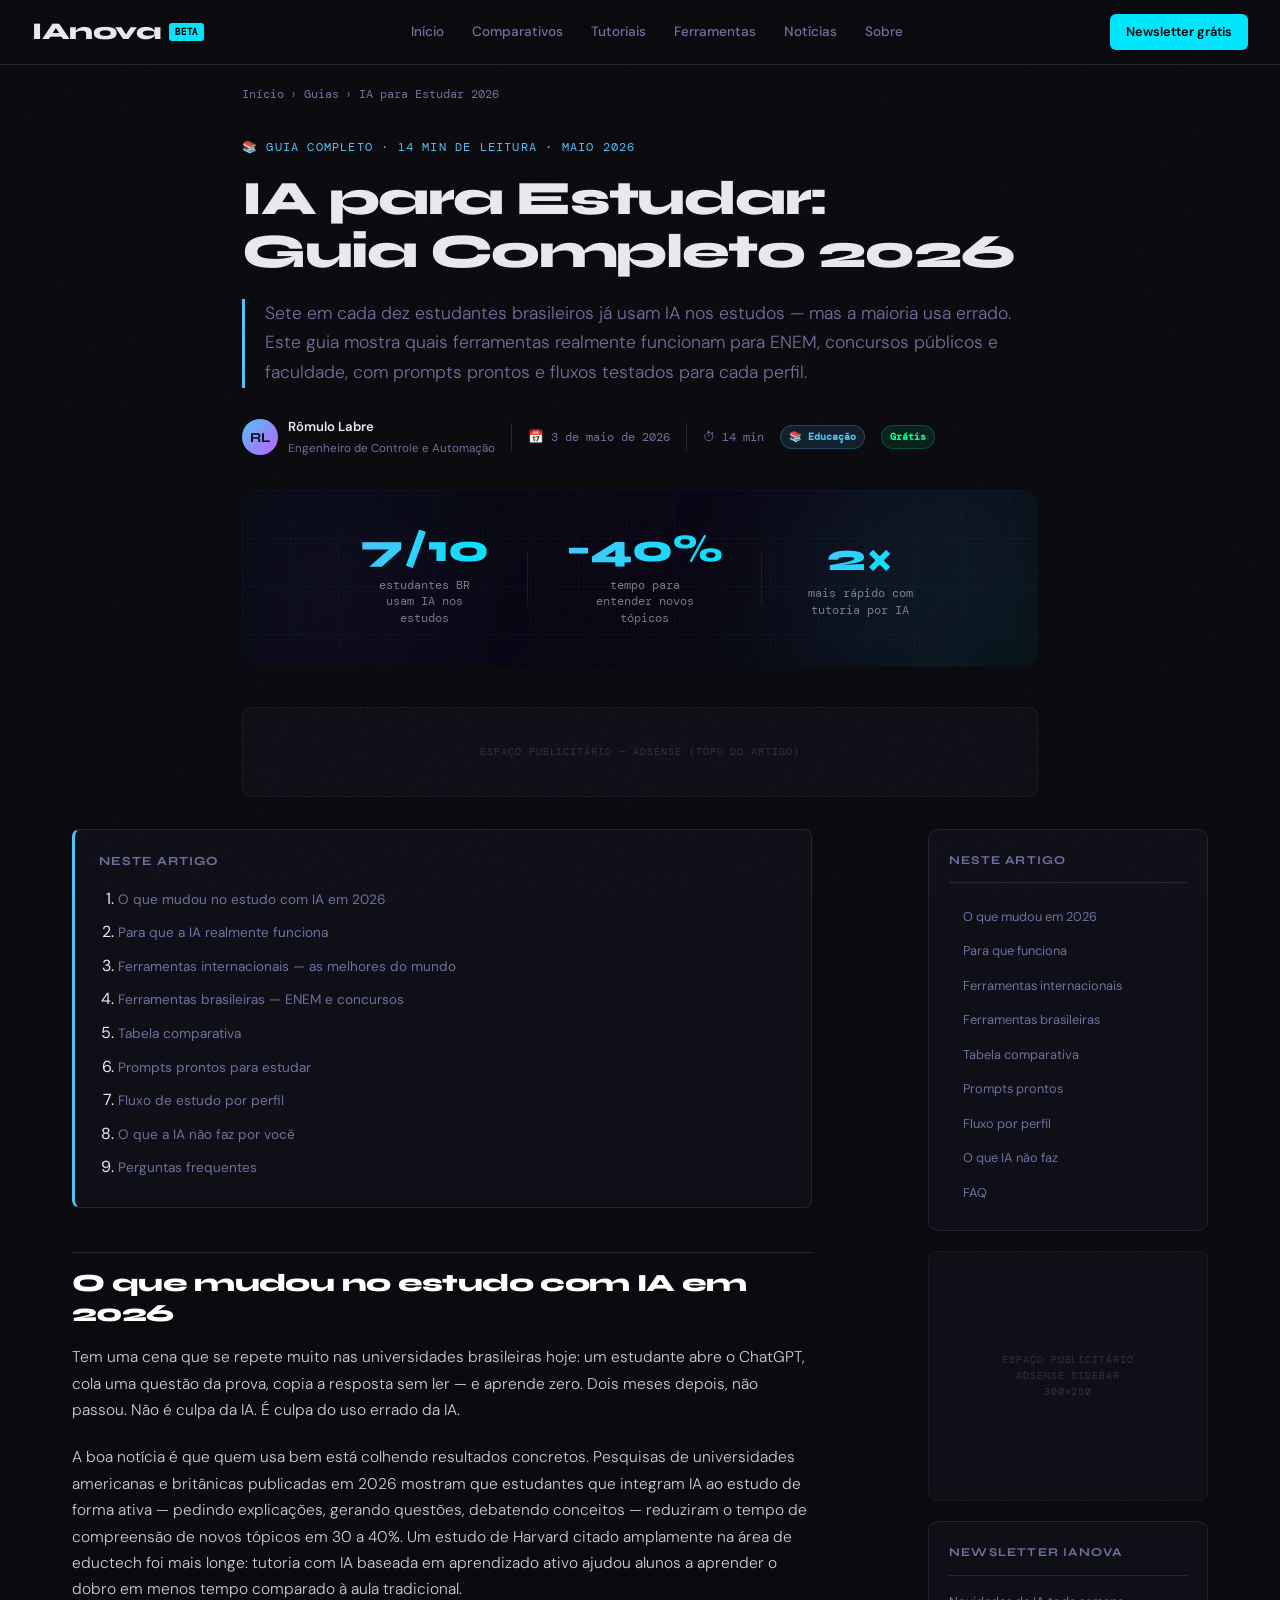
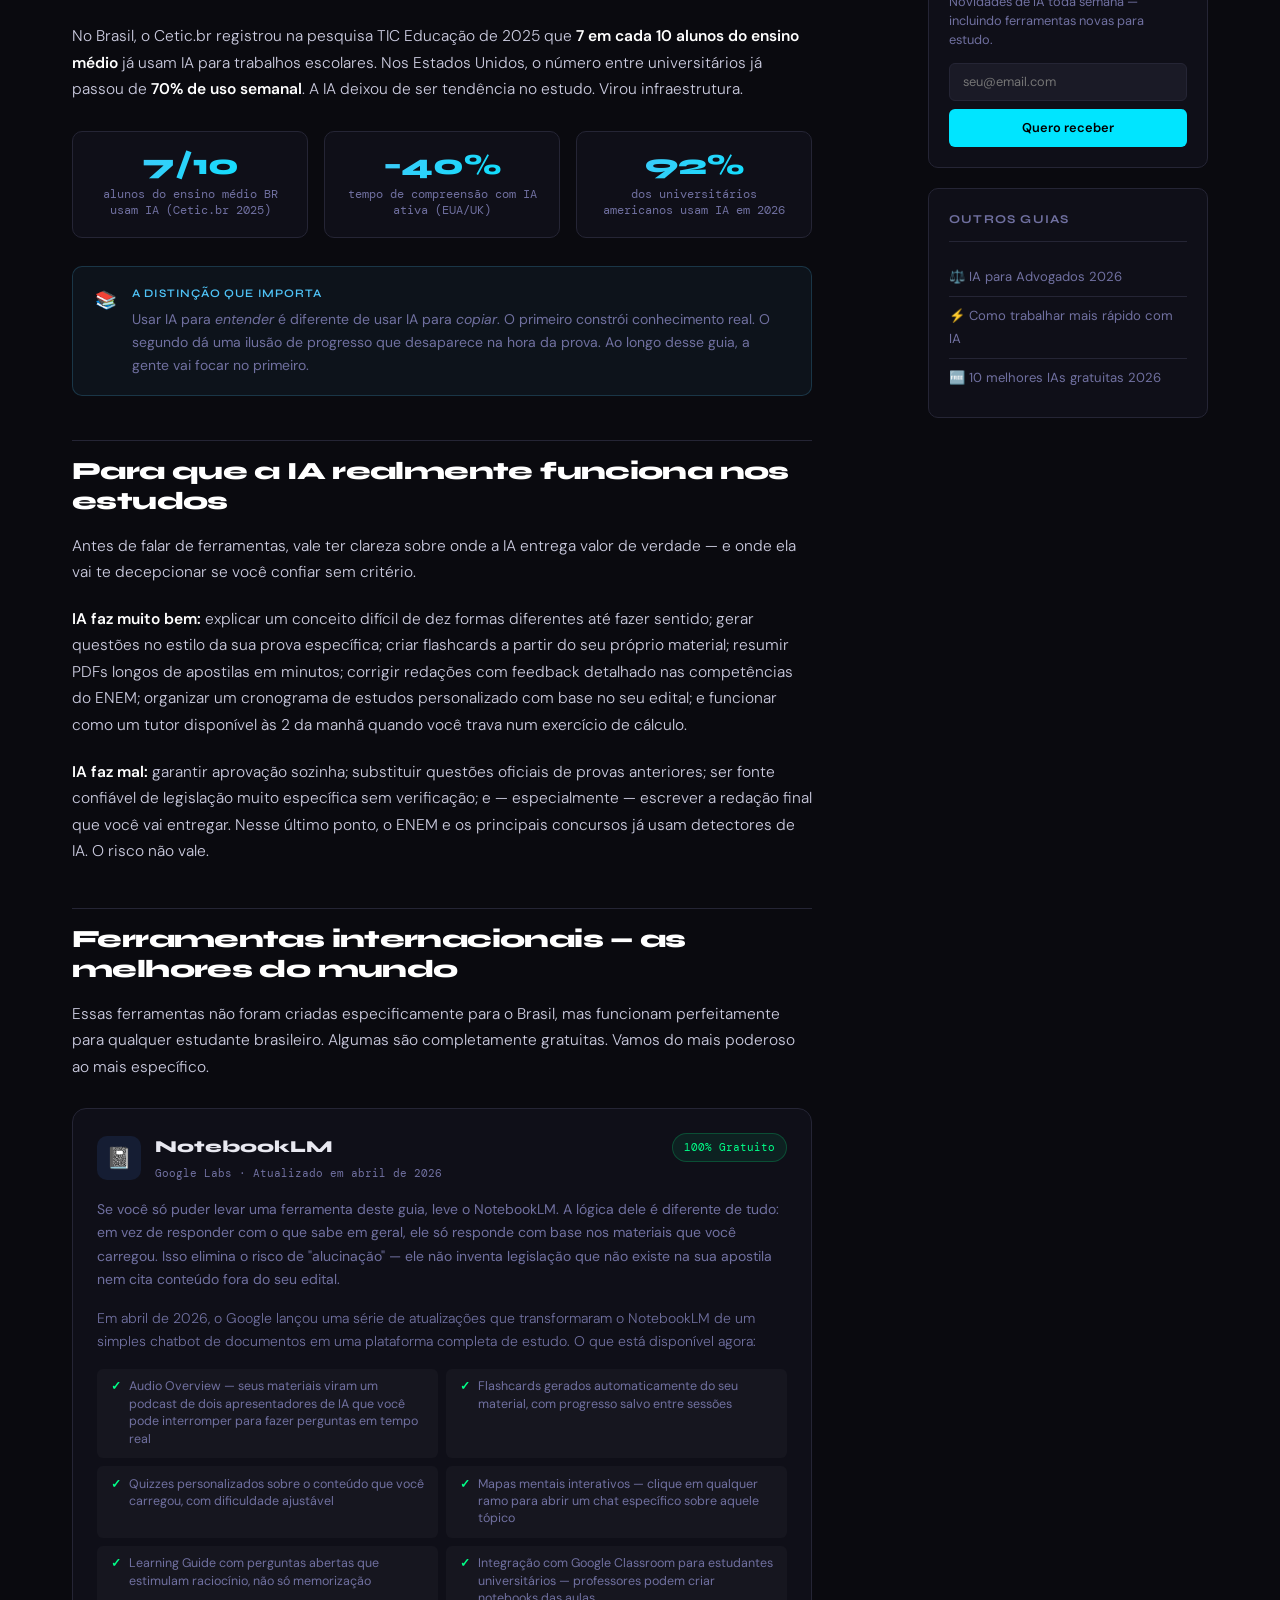
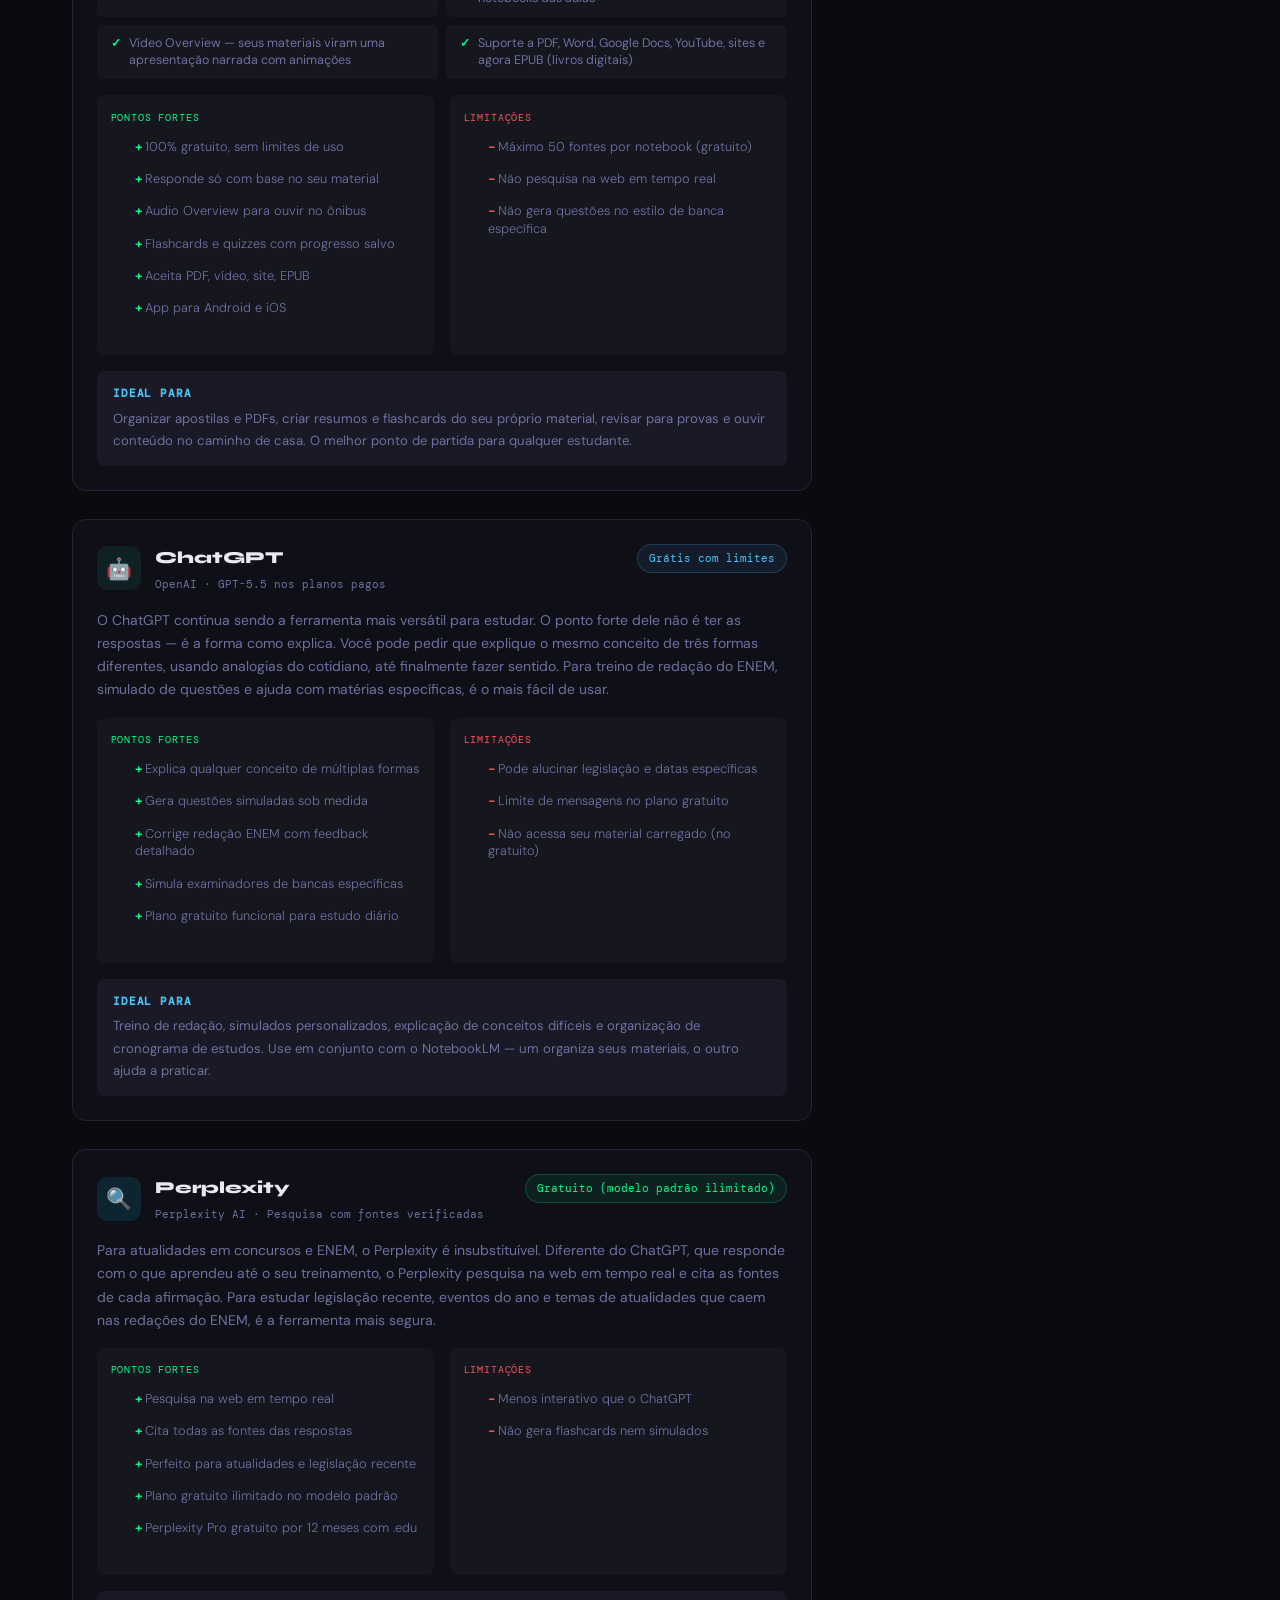
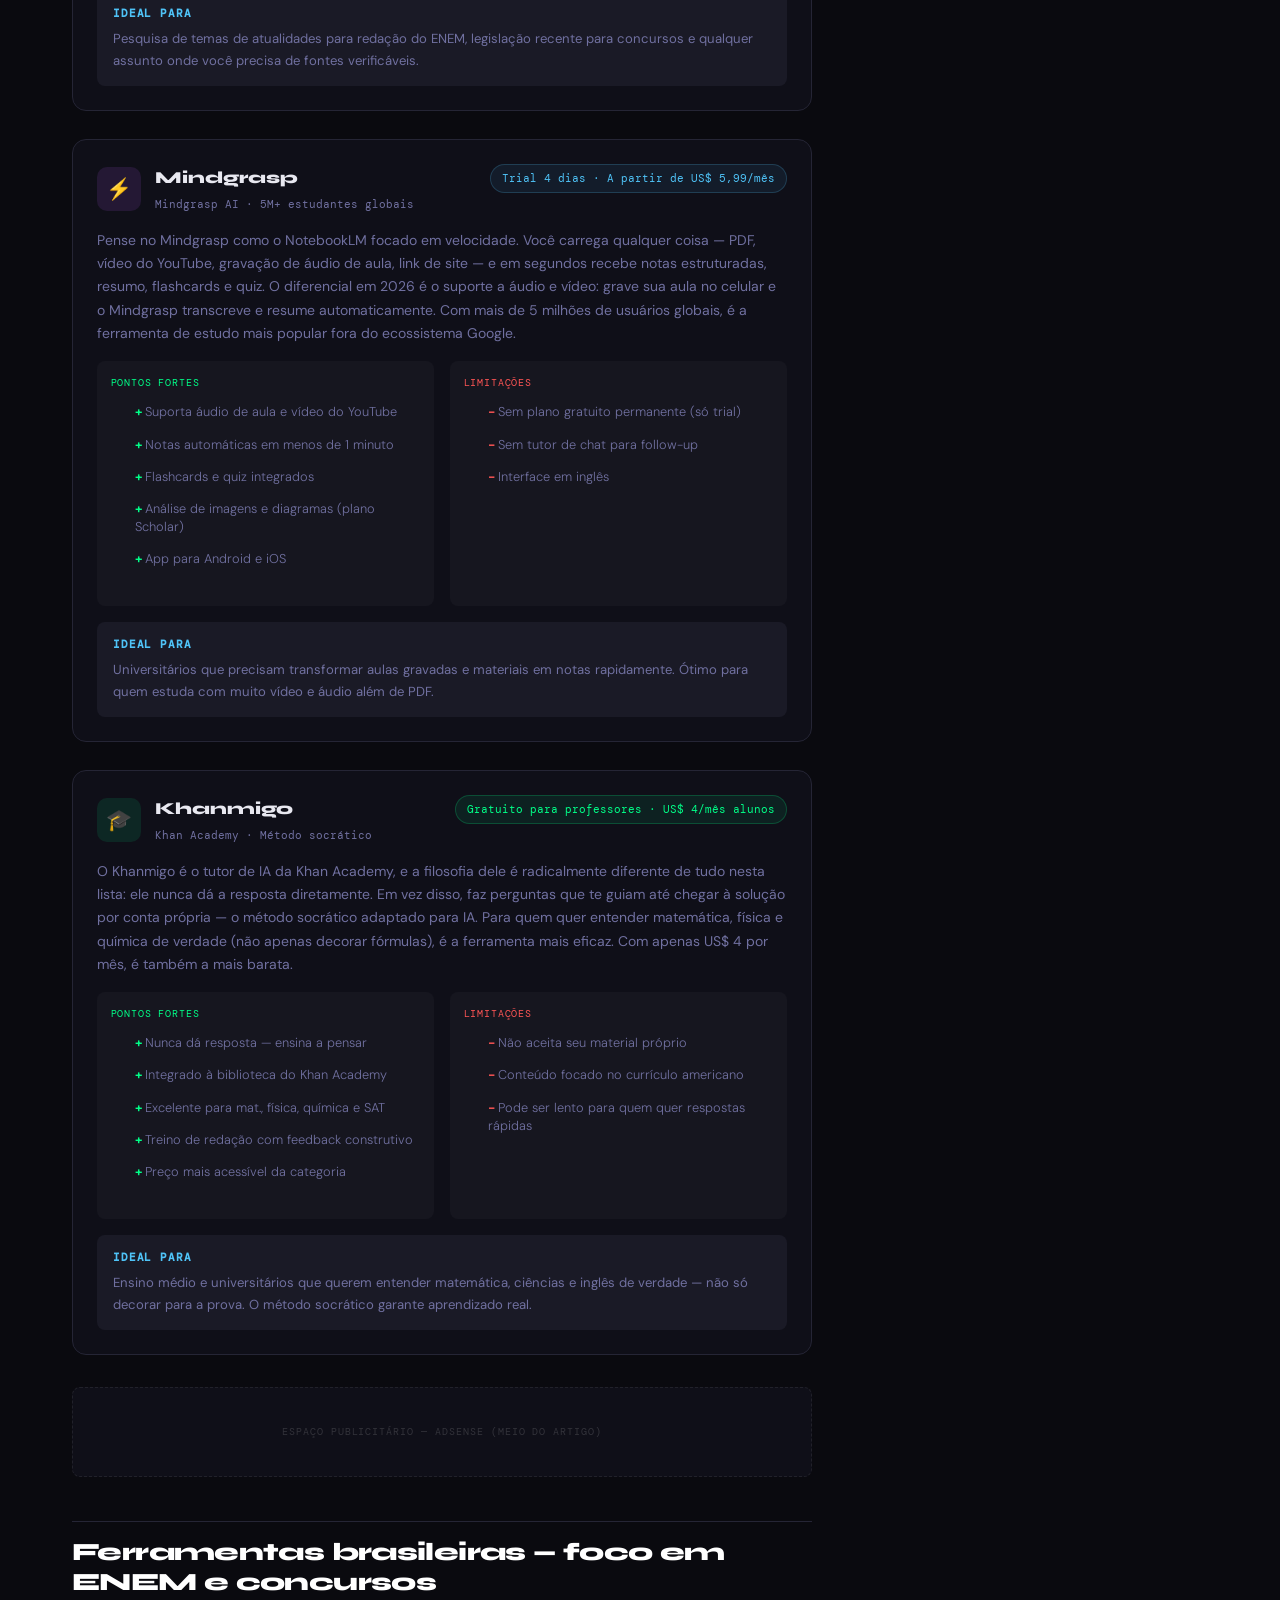
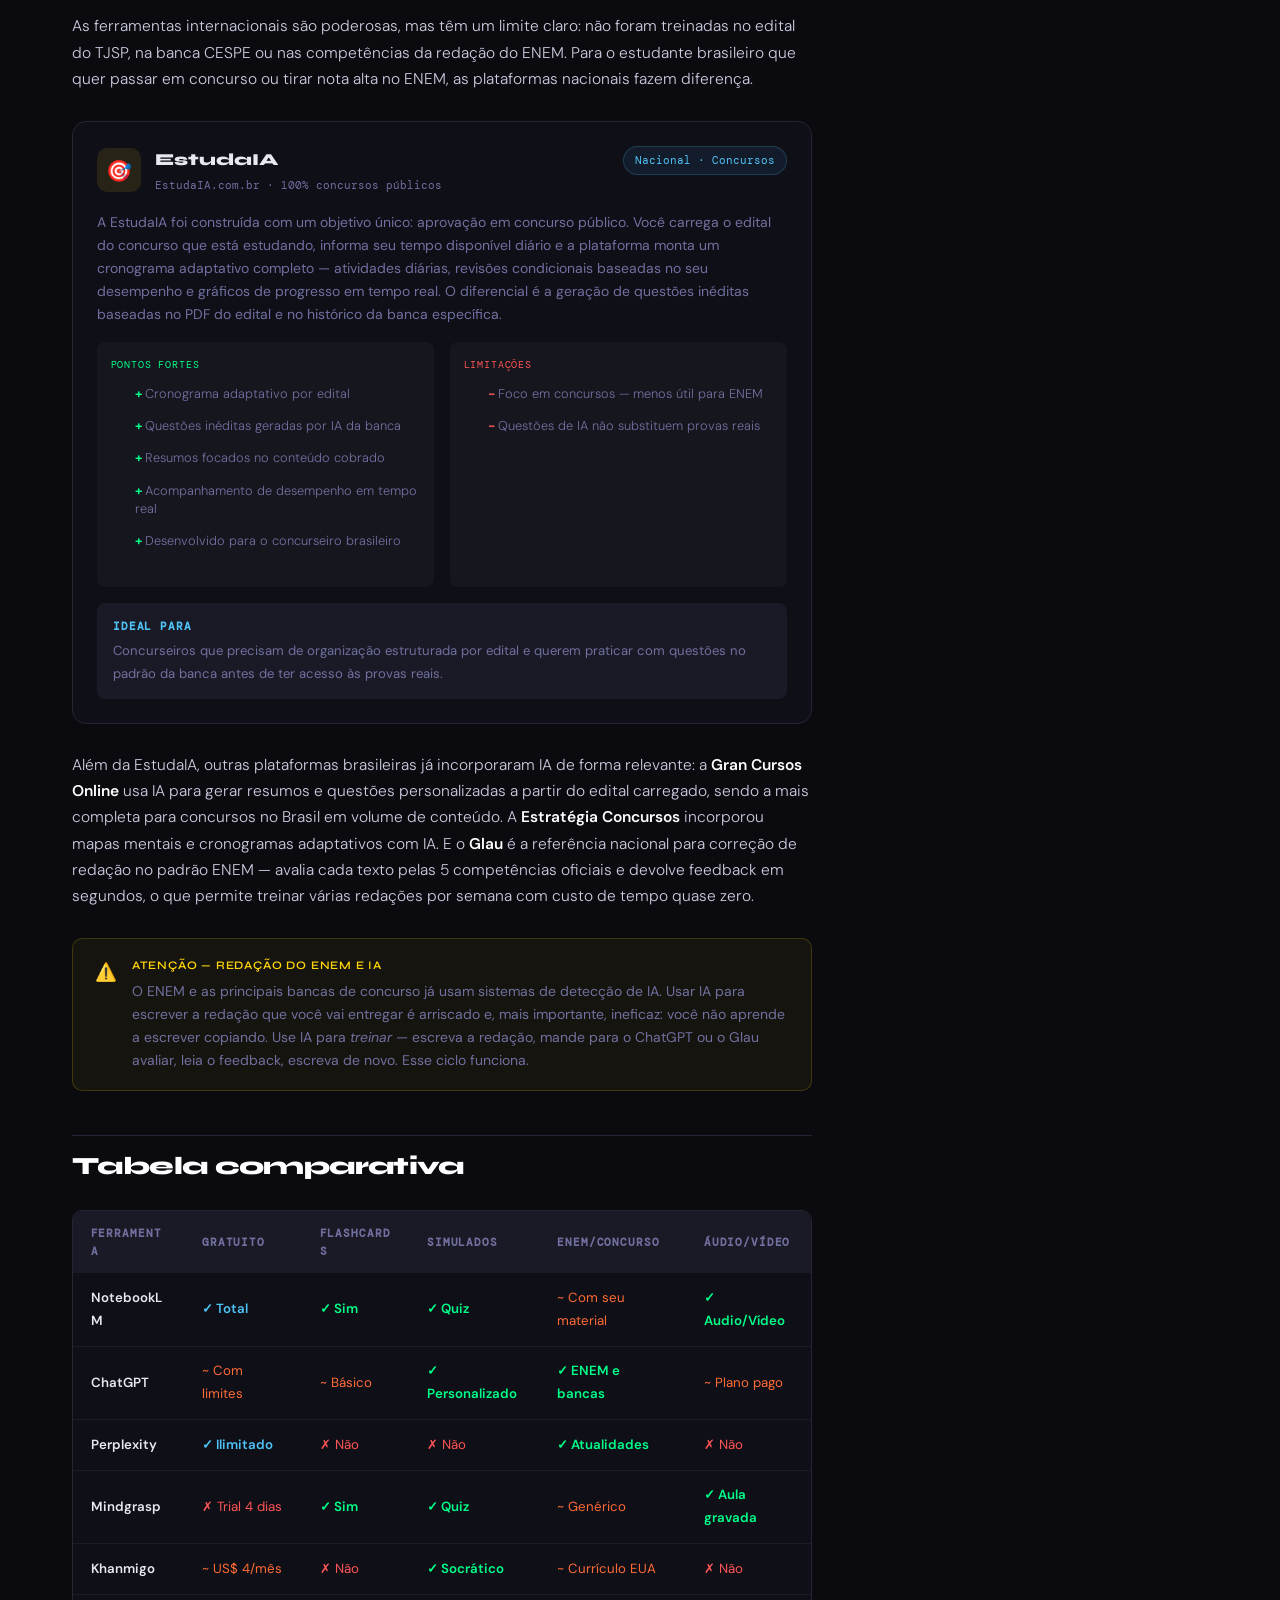
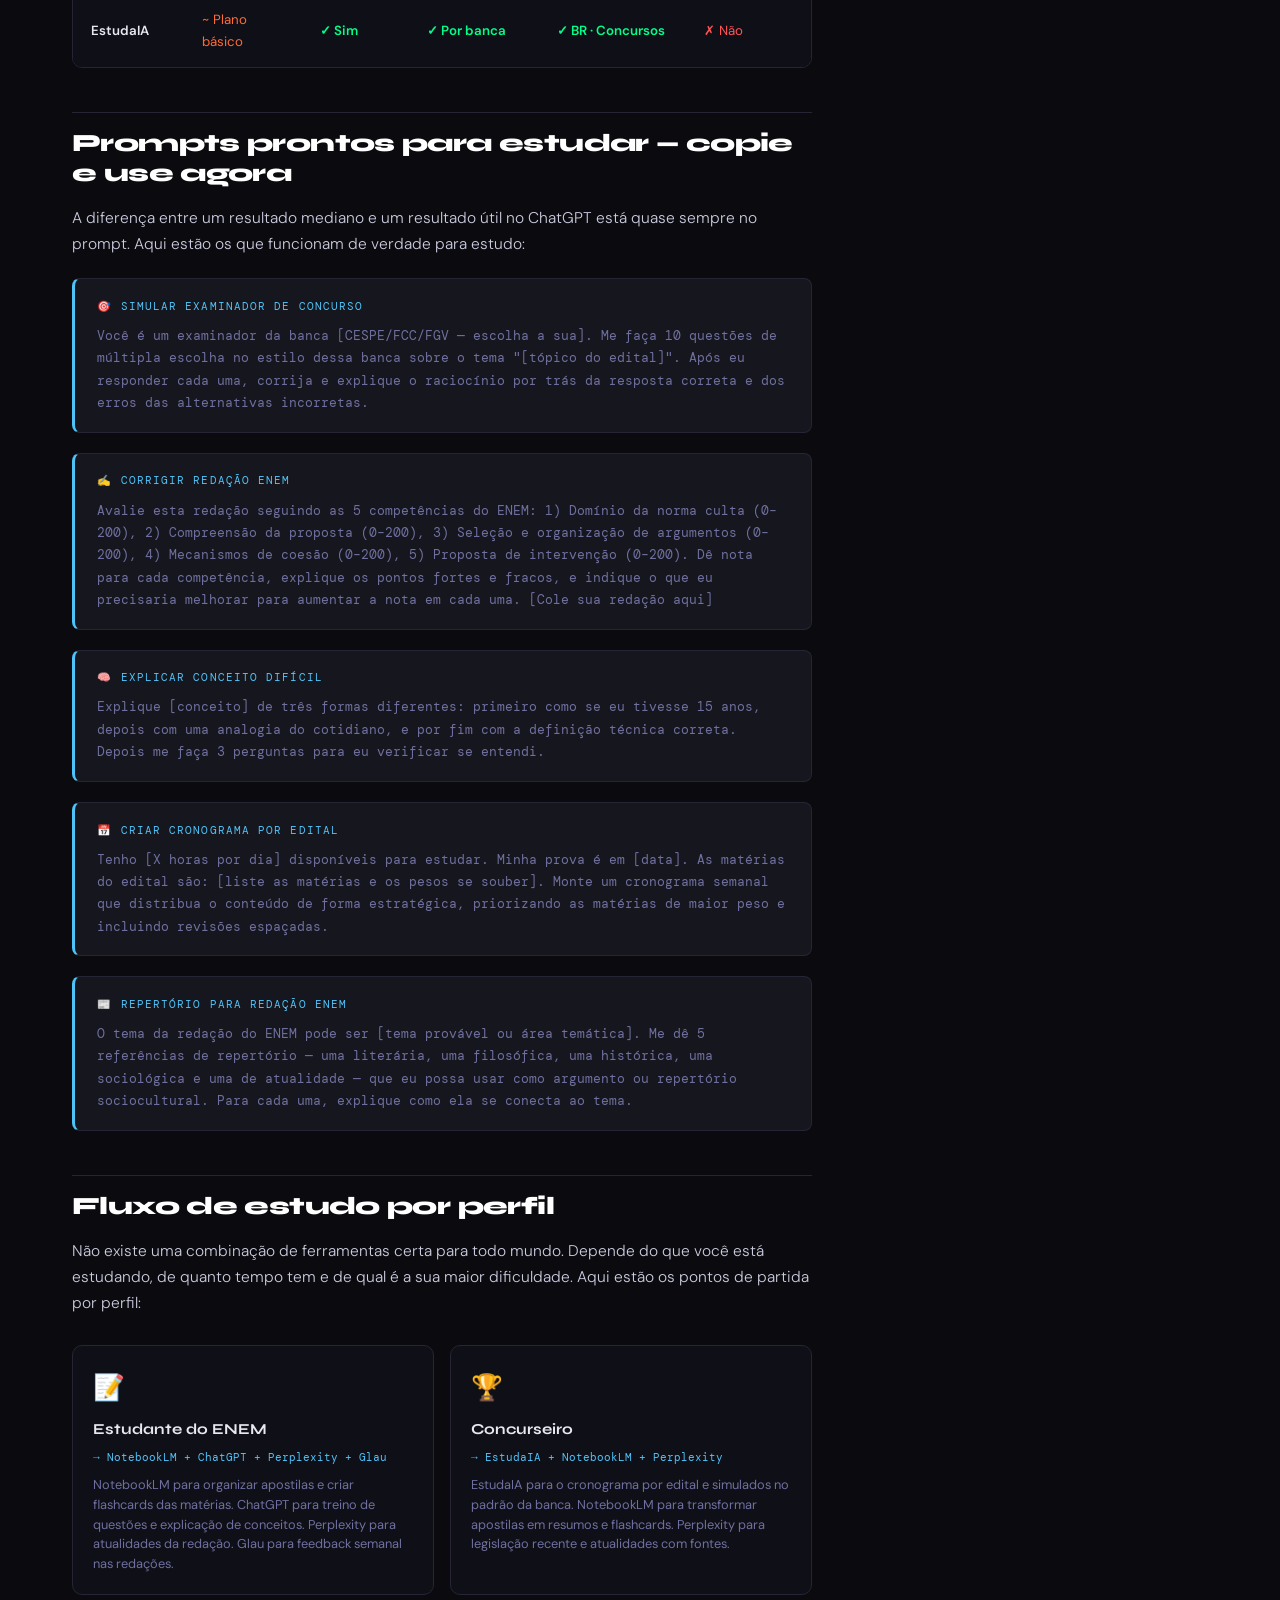
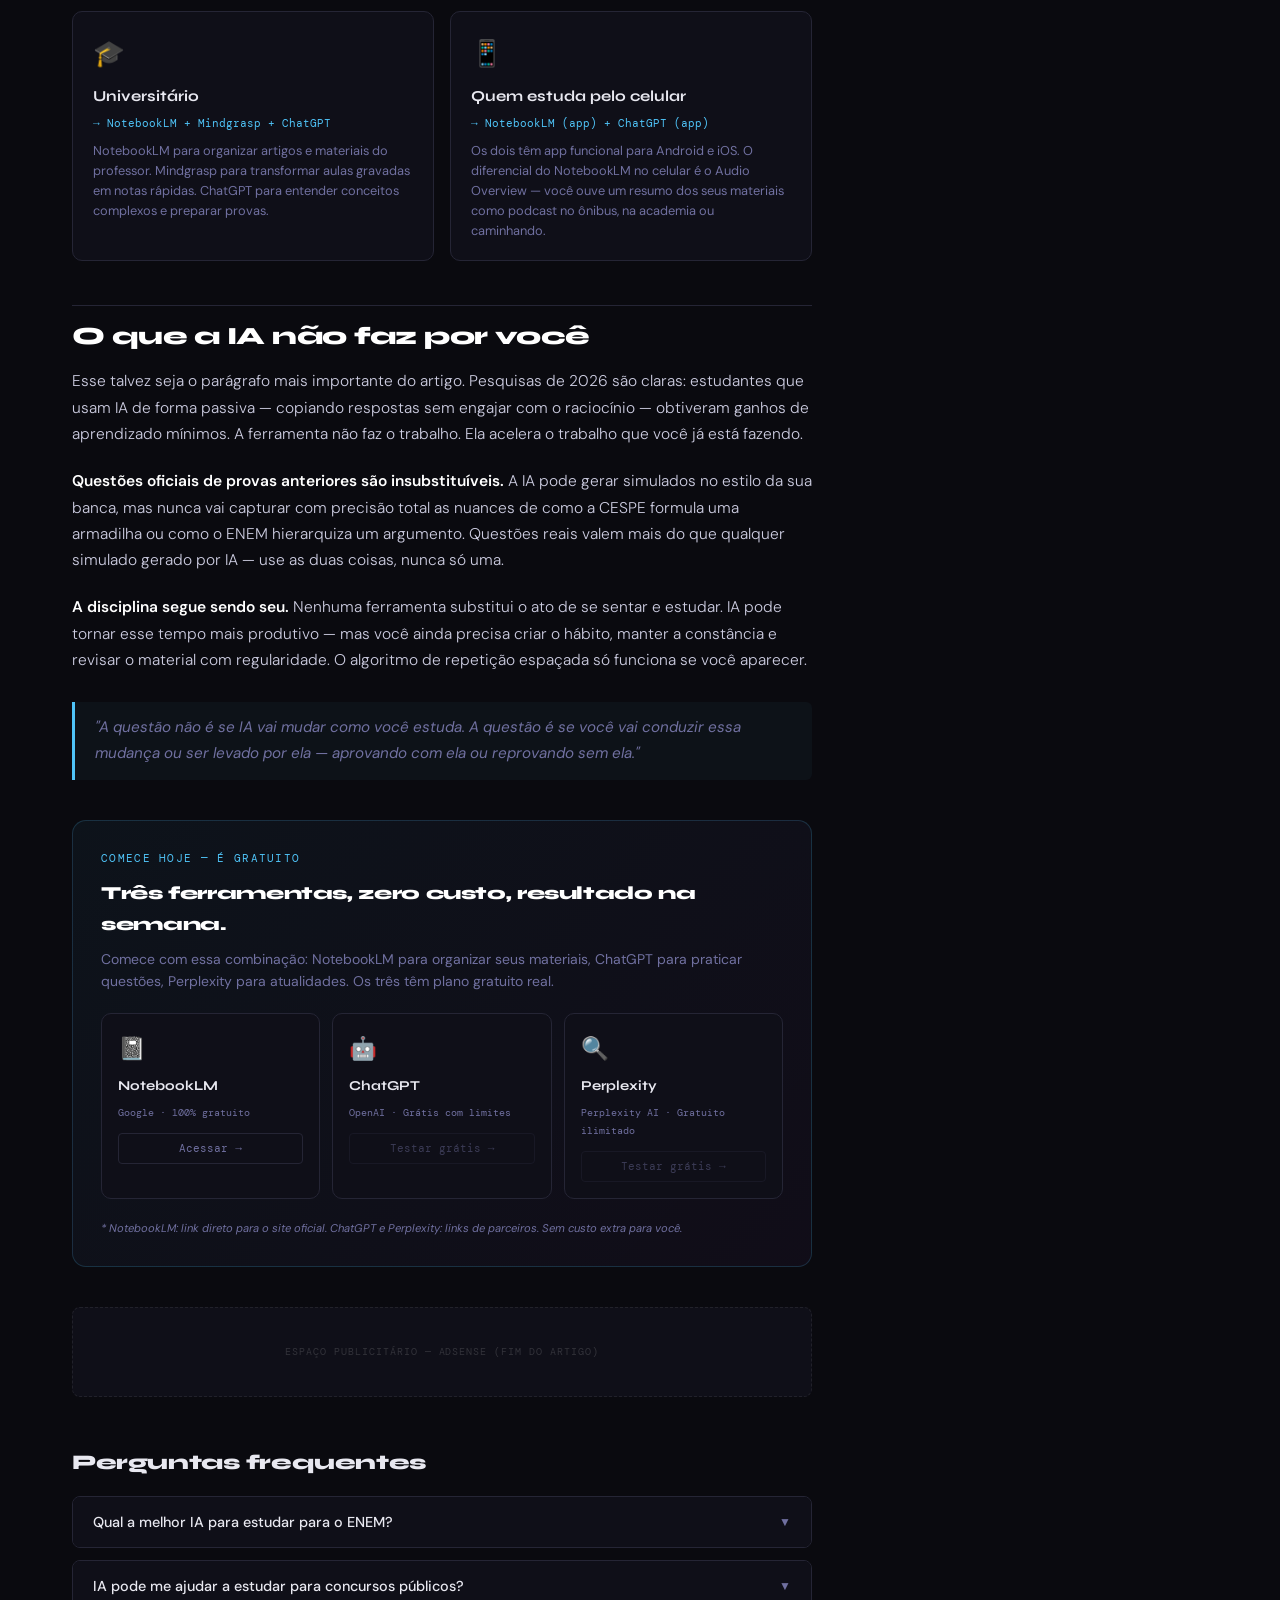
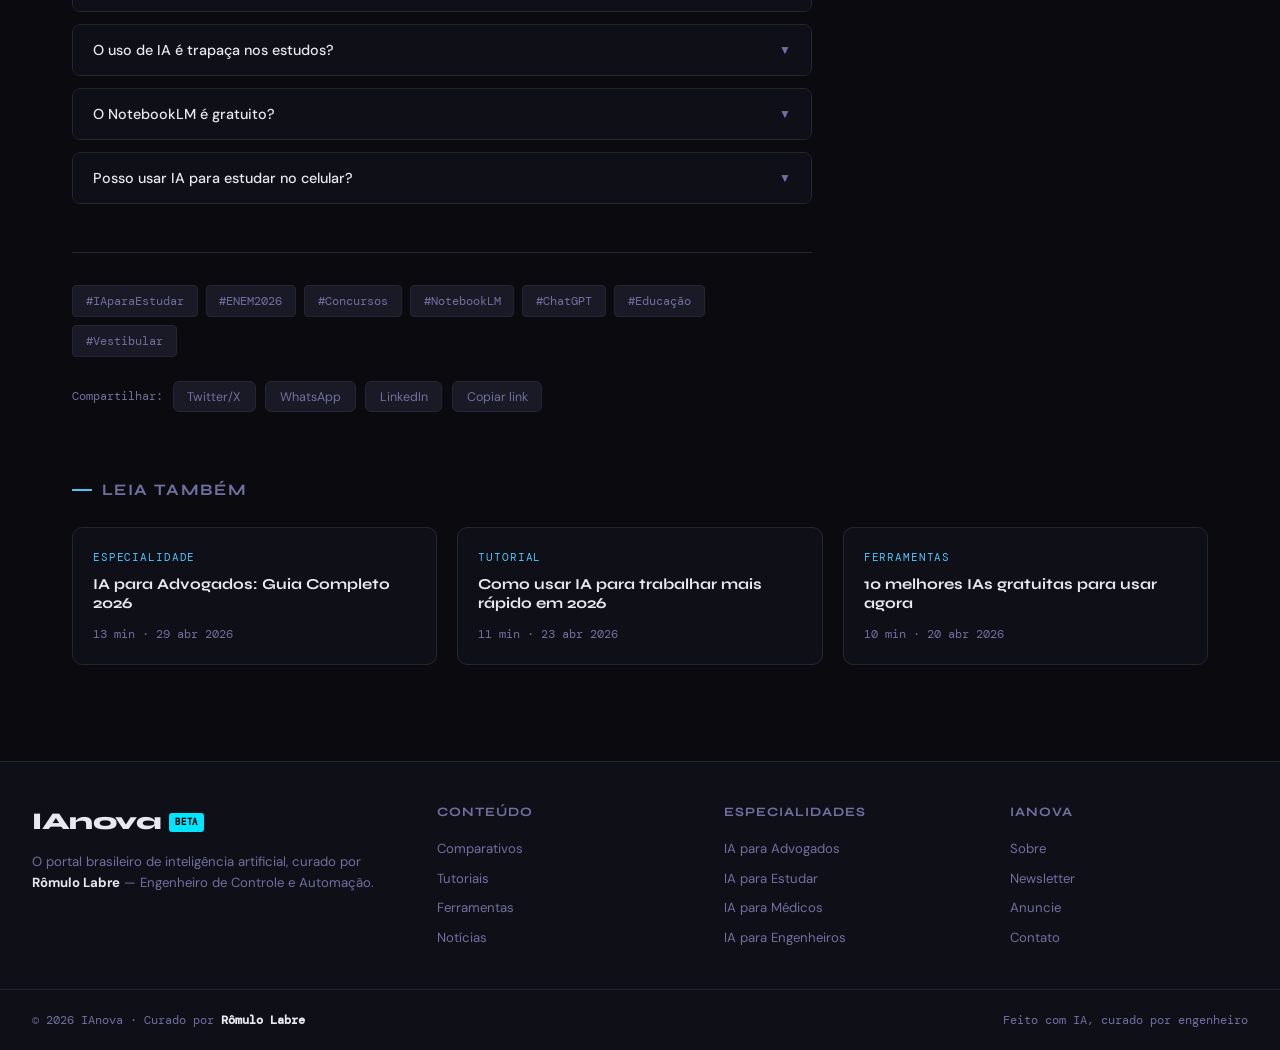
<file: ia-para-estudar-guia-completo-2026.html>
<!DOCTYPE html>
<html lang="pt-BR">
<head>
    <!-- Google tag (gtag.js) -->
<script async src="https://www.googletagmanager.com/gtag/js?id=G-01B01RZD96"></script>
<script>
  window.dataLayer = window.dataLayer || [];
  function gtag(){dataLayer.push(arguments);}
  gtag('js', new Date());

  gtag('config', 'G-01B01RZD96');
</script>
  <meta charset="UTF-8" />
  <meta name="viewport" content="width=device-width, initial-scale=1.0" />

  <!-- Favicon -->
  <link rel="icon" type="image/svg+xml" href="favicon.svg" />
  <link rel="shortcut icon" href="favicon.svg" />

  <!-- ═══ SEO ═══ -->
  <title>IA para Estudar: Guia Completo 2026 — ENEM, Concursos e Faculdade — IAnova</title>
  <meta name="description" content="7 em cada 10 estudantes brasileiros já usam IA para estudar. Guia completo com as melhores ferramentas nacionais e internacionais para ENEM, concursos públicos e faculdade em 2026." />
  <meta name="keywords" content="IA para estudar, inteligência artificial estudos, NotebookLM estudar, IA para ENEM 2026, IA para concursos, ferramentas IA estudantes, ChatGPT para estudar, Mindgrasp, Khanmigo Brasil" />
  <meta name="author" content="Redação IAnova" />
  <meta name="robots" content="index, follow, max-snippet:-1, max-image-preview:large, max-video-preview:-1" />
  <link rel="canonical" href="https://ianova.ia.br/ia-para-estudar-guia-completo-2026.html" />

  <!-- Open Graph -->
  <meta property="og:type" content="article" />
  <meta property="og:site_name" content="IAnova" />
  <meta property="og:title" content="IA para Estudar: Guia Completo 2026 — ENEM, Concursos e Faculdade" />
  <meta property="og:description" content="7 em cada 10 estudantes brasileiros já usam IA. As melhores ferramentas para ENEM, concursos públicos e faculdade — com prompts prontos e fluxos por perfil." />
  <meta property="og:url" content="https://ianova.ia.br/ia-para-estudar-guia-completo-2026.html" />
  <meta property="og:image" content="https://ianova.ia.br/assets/og-ia-estudar-2026.png" />
  <meta property="og:locale" content="pt_BR" />
  <meta property="article:published_time" content="2026-05-03T09:00:00-03:00" />
  <meta property="article:modified_time" content="2026-05-03T09:00:00-03:00" />
  <meta property="article:section" content="Guias" />
  <meta property="article:tag" content="Educação" />
  <meta property="article:tag" content="ENEM" />
  <meta property="article:tag" content="Concursos" />

  <!-- Twitter -->
  <meta name="twitter:card" content="summary_large_image" />
  <meta name="twitter:site" content="@ianova" />
  <meta name="twitter:title" content="IA para Estudar: Guia Completo 2026" />
  <meta name="twitter:description" content="7 em cada 10 estudantes já usam IA. Ferramentas, prompts prontos e fluxos para ENEM, concursos e faculdade." />
  <meta name="twitter:image" content="https://ianova.ia.br/assets/og-ia-estudar-2026.png" />

  <!-- Schema: Article -->
  <script type="application/ld+json">
  {
    "@context": "https://schema.org",
    "@type": "Article",
    "headline": "IA para Estudar: Guia Completo 2026 — ENEM, Concursos e Faculdade",
    "description": "Guia completo sobre como usar inteligência artificial para estudar em 2026. Ferramentas nacionais e internacionais, prompts prontos e fluxos por perfil de estudante.",
    "image": "https://ianova.ia.br/assets/og-ia-estudar-2026.png",
    "author": { "@type": "Person", "name": "Rômulo Labre", "url": "https://ianova.ia.br/sobre" },
    "publisher": { "@type": "Organization", "name": "IAnova", "url": "https://ianova.ia.br" },
    "datePublished": "2026-05-03T09:00:00-03:00",
    "dateModified": "2026-05-03T09:00:00-03:00",
    "mainEntityOfPage": { "@type": "WebPage", "@id": "https://ianova.ia.br/ia-para-estudar-guia-completo-2026.html" },
    "articleSection": "Guias",
    "inLanguage": "pt-BR",
    "timeRequired": "PT14M"
  }
  </script>

  <!-- Schema: FAQ -->
  <script type="application/ld+json">
  {
    "@context": "https://schema.org",
    "@type": "FAQPage",
    "mainEntity": [
      {
        "@type": "Question",
        "name": "Qual a melhor IA para estudar para o ENEM?",
        "acceptedAnswer": { "@type": "Answer", "text": "A combinação mais eficiente para o ENEM em 2026 é: NotebookLM para organizar apostilas e materiais em PDF, ChatGPT para simular questões e treinar redação com feedback nas 5 competências, e Perplexity para pesquisar temas de atualidades com fontes verificáveis. Todas têm plano gratuito real. Atenção: o ENEM usa detectores de IA na redação — use IA para treinar, nunca para escrever a versão final." }
      },
      {
        "@type": "Question",
        "name": "IA pode me ajudar a estudar para concursos públicos?",
        "acceptedAnswer": { "@type": "Answer", "text": "Sim, e muito. O NotebookLM transforma editais e apostilas em resumos, mapas mentais e flashcards. O ChatGPT pode simular um examinador da sua banca específica. A EstudaIA é uma plataforma brasileira focada 100% em concursos, com cronograma adaptativo e questões geradas a partir do seu edital. O Perplexity é indispensável para legislação recente e atualidades. Mas lembre: questões oficiais das provas anteriores valem mais que qualquer simulado de IA." }
      },
      {
        "@type": "Question",
        "name": "O uso de IA é trapaça nos estudos?",
        "acceptedAnswer": { "@type": "Answer", "text": "Depende de como você usa. Usar IA para entender um conceito difícil, gerar questões de prática ou organizar seus materiais é legítimo e produtivo — como ter um professor particular disponível 24h. Usar IA para escrever uma redação que você vai entregar como própria ou colar respostas sem pensar é desonesto e ineficaz para o aprendizado real. A distinção que importa: IA como parceiro de estudo vs. IA como atalho para não aprender." }
      },
      {
        "@type": "Question",
        "name": "O NotebookLM é gratuito?",
        "acceptedAnswer": { "@type": "Answer", "text": "Sim. O NotebookLM é completamente gratuito com uma conta Google. O plano gratuito inclui até 50 fontes por notebook, notebooks ilimitados, geração de Audio Overview (transforma seus materiais em podcast), flashcards, quizzes, mapas mentais e guias de aprendizagem. A única limitação relevante é o teto de 50 fontes por notebook — na prática, mais que suficiente para qualquer disciplina ou edital." }
      },
      {
        "@type": "Question",
        "name": "Posso usar IA para estudar no celular?",
        "acceptedAnswer": { "@type": "Answer", "text": "Sim. Todas as ferramentas principais têm app para Android e iOS: NotebookLM (Android e iOS), ChatGPT (Android e iOS), Gemini (Android e iOS), Perplexity (Android e iOS) e Mindgrasp (Android e iOS). O NotebookLM tem um diferencial especial no celular: o Audio Overview permite ouvir um resumo dos seus materiais como podcast enquanto você está no ônibus, na academia ou andando." }
      }
    ]
  }
  </script>

  <!-- Schema: Breadcrumb -->
  <script type="application/ld+json">
  {
    "@context": "https://schema.org",
    "@type": "BreadcrumbList",
    "itemListElement": [
      { "@type": "ListItem", "position": 1, "name": "Início", "item": "https://ianova.ia.br/" },
      { "@type": "ListItem", "position": 2, "name": "Guias", "item": "https://ianova.ia.br" },
      { "@type": "ListItem", "position": 3, "name": "IA para Estudar 2026", "item": "https://ianova.ia.br/ia-para-estudar-guia-completo-2026.html" }
    ]
  }
  </script>

  <link rel="stylesheet" href="style.css" />
  <link rel="preconnect" href="https://fonts.googleapis.com" />
  <link rel="preconnect" href="https://fonts.gstatic.com" crossorigin />
  <link href="https://fonts.googleapis.com/css2?family=Syne:wght@400;600;700;800&family=DM+Sans:ital,wght@0,300;0,400;0,500;1,300&family=DM+Mono:wght@400;500&display=swap" rel="stylesheet" />

  <style>
    *, *::before, *::after { box-sizing: border-box; margin: 0; padding: 0; }
    :root {
      --bg: #0a0a0f; --bg2: #0f0f18; --bg3: #16161f;
      --surface: #1a1a26; --border: #252535;
      --text: #e8e8f0; --muted: #7070a0;
      --accent: #00e5ff; --accent2: #bf5fff; --accent3: #ff6b35;
      --green: #00ff88; --yellow: #ffd60a; --red: #ff5555;
      --edu: #4fc3f7;
      --fhead: 'Syne', sans-serif; --fbody: 'DM Sans', sans-serif; --fmono: 'DM Mono', monospace;
    }
    html { scroll-behavior: smooth; }
    body { background: var(--bg); color: var(--text); font-family: var(--fbody); font-size: 16px; line-height: 1.7; overflow-x: hidden; }
    body::before { content: ''; position: fixed; inset: 0; background-image: url("data:image/svg+xml,%3Csvg viewBox='0 0 256 256' xmlns='http://www.w3.org/2000/svg'%3E%3Cfilter id='n'%3E%3CfeTurbulence type='fractalNoise' baseFrequency='0.9' numOctaves='4' stitchTiles='stitch'/%3E%3C/filter%3E%3Crect width='100%25' height='100%25' filter='url(%23n)' opacity='0.04'/%3E%3C/svg%3E"); pointer-events: none; z-index: 9999; opacity: .4; }
    ::-webkit-scrollbar { width: 4px; } ::-webkit-scrollbar-track { background: var(--bg); } ::-webkit-scrollbar-thumb { background: var(--edu); border-radius: 2px; }
    #progress { position: fixed; top: 0; left: 0; z-index: 9998; height: 2px; width: 0%; background: linear-gradient(90deg, var(--edu), var(--accent2)); transition: width .1s linear; }

    header { position: sticky; top: 0; z-index: 100; background: rgba(10,10,15,.88); backdrop-filter: blur(20px); border-bottom: 1px solid var(--border); }
    .header-inner { max-width: 1280px; margin: 0 auto; padding: 0 2rem; display: flex; align-items: center; justify-content: space-between; height: 64px; }
    .logo { font-family: var(--fhead); font-size: 1.5rem; font-weight: 800; color: var(--text); text-decoration: none; display: flex; align-items: center; gap: .5rem; letter-spacing: -.02em; }
    .logo-badge { background: var(--accent); color: #000; font-size: .55rem; font-weight: 700; padding: 2px 6px; border-radius: 3px; font-family: var(--fmono); }
    nav { display: flex; gap: .25rem; }
    nav a { color: var(--muted); text-decoration: none; font-size: .85rem; font-weight: 500; padding: .4rem .75rem; border-radius: 6px; transition: color .2s, background .2s; }
    nav a:hover { color: var(--text); background: var(--surface); }
    .header-cta { background: var(--accent); color: #000; border: none; font-family: var(--fbody); font-size: .8rem; font-weight: 600; padding: .45rem 1rem; border-radius: 6px; cursor: pointer; text-decoration: none; transition: opacity .2s; }
    .header-cta:hover { opacity: .85; }
    .menu-toggle { display: none; flex-direction: column; gap: 5px; background: none; border: none; cursor: pointer; padding: .4rem; }
    .menu-toggle span { display: block; width: 22px; height: 2px; background: var(--text); border-radius: 2px; }
    .mobile-nav { display: none; flex-direction: column; position: fixed; top: 64px; left: 0; right: 0; z-index: 200; background: var(--bg2); border-bottom: 1px solid var(--border); padding: .75rem 1.25rem; box-shadow: 0 8px 32px rgba(0,0,0,.5); }
    .mobile-nav a { color: var(--muted); text-decoration: none; font-size: .95rem; font-weight: 500; padding: .65rem 0; border-bottom: 1px solid var(--border); transition: color .2s; }
    .mobile-nav a:last-child { border-bottom: none; }
    .mobile-nav a:hover { color: var(--accent); }
    .mobile-nav.open { display: flex; }
    .nav-backdrop { display: none; position: fixed; inset: 0; top: 64px; z-index: 199; background: rgba(0,0,0,.4); }
    .nav-backdrop.open { display: block; }

    /* AdSense slots */
    .adsense-slot { background: var(--bg2); border: 1px dashed rgba(255,255,255,.08); border-radius: 8px; padding: 1rem; margin: 2rem 0; text-align: center; min-height: 90px; display: flex; align-items: center; justify-content: center; }
    .adsense-slot-label { font-family: var(--fmono); font-size: .6rem; color: rgba(255,255,255,.15); text-transform: uppercase; letter-spacing: .1em; }
    .adsense-sidebar-slot { background: var(--bg2); border: 1px dashed rgba(255,255,255,.08); border-radius: 8px; padding: 1rem; margin-bottom: 1.25rem; text-align: center; min-height: 250px; display: flex; align-items: center; justify-content: center; }

    .breadcrumb { max-width: 860px; margin: 0 auto; padding: 1.25rem 2rem .5rem; font-family: var(--fmono); font-size: .72rem; color: var(--muted); display: flex; align-items: center; gap: .4rem; flex-wrap: wrap; }
    .breadcrumb a { color: var(--muted); text-decoration: none; }
    .breadcrumb a:hover { color: var(--accent); }

    .article-header { max-width: 860px; margin: 0 auto; padding: 1.5rem 2rem 2rem; }
    .article-category { font-family: var(--fmono); font-size: .75rem; color: var(--edu); text-transform: uppercase; letter-spacing: .1em; margin-bottom: 1rem; }
    .article-title { font-family: var(--fhead); font-size: clamp(1.8rem, 4.5vw, 3rem); font-weight: 800; line-height: 1.1; letter-spacing: -.03em; margin-bottom: 1.25rem; }
    .article-lead { font-size: 1.1rem; color: var(--muted); font-weight: 300; line-height: 1.7; margin-bottom: 1.75rem; border-left: 3px solid var(--edu); padding-left: 1.25rem; }
    .article-meta { display: flex; align-items: center; gap: 1rem; flex-wrap: wrap; }
    .author { display: flex; align-items: center; gap: .6rem; }
    .author-avatar { width: 36px; height: 36px; border-radius: 50%; background: linear-gradient(135deg, var(--edu), var(--accent2)); display: flex; align-items: center; justify-content: center; font-size: .85rem; font-weight: 700; color: #000; font-family: var(--fhead); flex-shrink: 0; }
    .author-name { font-size: .82rem; font-weight: 600; }
    .author-role { font-size: .72rem; color: var(--muted); }
    .meta-divider { width: 1px; height: 28px; background: var(--border); }
    .meta-item { font-size: .78rem; color: var(--muted); font-family: var(--fmono); }
    .badge { font-size: .65rem; font-family: var(--fmono); font-weight: 600; padding: 2px 8px; border-radius: 100px; }
    .badge-edu { background: rgba(79,195,247,.12); color: var(--edu); border: 1px solid rgba(79,195,247,.25); }
    .badge-green { background: rgba(0,255,136,.1); color: var(--green); border: 1px solid rgba(0,255,136,.2); }
    .badge-blue { background: rgba(0,229,255,.1); color: var(--accent); border: 1px solid rgba(0,229,255,.2); }

    /* Hero */
    .article-hero { max-width: 860px; margin: 0 auto 2.5rem; padding: 0 2rem; }
    .hero-visual { border-radius: 16px; background: linear-gradient(135deg, #060c14 0%, #0a0614 50%, #060e12 100%); padding: 2.5rem 2rem; position: relative; display: flex; align-items: center; justify-content: center; gap: clamp(1rem, 3vw, 2.5rem); flex-wrap: wrap; overflow: hidden; }
    .hero-visual .grid-bg { position: absolute; inset: 0; background-image: linear-gradient(rgba(79,195,247,.04) 1px, transparent 1px), linear-gradient(90deg, rgba(79,195,247,.04) 1px, transparent 1px); background-size: 48px 48px; }
    .orb { position: absolute; border-radius: 50%; filter: blur(70px); }
    .orb-1 { width: 280px; height: 280px; background: rgba(79,195,247,.08); top: -60px; right: -30px; }
    .orb-2 { width: 180px; height: 180px; background: rgba(191,95,255,.06); bottom: -20px; left: 0; }
    .hero-stat { position: relative; z-index: 1; display: flex; flex-direction: column; align-items: center; gap: .5rem; }
    .hero-stat-number { font-family: var(--fhead); font-size: 2.4rem; font-weight: 800; line-height: 1; background: linear-gradient(135deg, var(--edu), var(--accent)); -webkit-background-clip: text; -webkit-text-fill-color: transparent; background-clip: text; }
    .hero-stat-label { font-size: .75rem; color: rgba(255,255,255,.45); text-align: center; font-family: var(--fmono); max-width: 120px; line-height: 1.4; }
    .hero-divider { width: 1px; height: 55px; background: rgba(255,255,255,.07); }

    /* Layout */
    .article-layout { max-width: 1200px; margin: 0 auto; padding: 0 2rem 4rem; display: grid; grid-template-columns: 1fr 280px; gap: 3.5rem; align-items: start; }
    .article-body { max-width: 740px; overflow-wrap: break-word; word-break: break-word; }

    /* TOC */
    .toc { background: var(--bg2); border: 1px solid var(--border); border-left: 3px solid var(--edu); border-radius: 8px; padding: 1.25rem 1.5rem; margin-bottom: 2.5rem; }
    .toc-title { font-family: var(--fhead); font-size: .78rem; font-weight: 700; text-transform: uppercase; letter-spacing: .08em; color: var(--muted); margin-bottom: .85rem; }
    .toc ol { padding-left: 1.2rem; }
    .toc li { margin-bottom: .4rem; }
    .toc a { color: var(--muted); text-decoration: none; font-size: .85rem; transition: color .2s; }
    .toc a:hover { color: var(--edu); }

    /* Prose */
    .prose h2 { font-family: var(--fhead); font-size: 1.55rem; font-weight: 800; letter-spacing: -.025em; margin: 2.75rem 0 1rem; color: #fff; line-height: 1.2; padding-top: 1rem; border-top: 1px solid var(--border); }
    .prose h3 { font-family: var(--fhead); font-size: 1.1rem; font-weight: 700; margin: 2rem 0 .7rem; color: var(--text); }
    .prose p { margin-bottom: 1.3rem; color: #cccce0; font-weight: 300; font-size: .97rem; }
    .prose strong { font-weight: 600; color: #fff; }
    .prose em { font-style: italic; color: var(--muted); }
    .prose a { color: var(--edu); text-decoration: none; border-bottom: 1px solid rgba(79,195,247,.3); }
    .prose a:hover { border-color: var(--edu); }
    .prose ul, .prose ol { padding-left: 1.5rem; margin-bottom: 1.3rem; }
    .prose li { margin-bottom: .5rem; color: #cccce0; font-weight: 300; font-size: .97rem; }
    .prose blockquote { border-left: 3px solid var(--edu); margin: 1.75rem 0; padding: .85rem 1.25rem; background: rgba(79,195,247,.04); border-radius: 0 6px 6px 0; font-style: italic; color: var(--muted); font-size: .95rem; }

    /* Callouts */
    .callout { border-radius: 10px; padding: 1.1rem 1.4rem; margin: 1.75rem 0; display: flex; gap: .9rem; align-items: flex-start; }
    .callout-info { background: rgba(0,229,255,.05); border: 1px solid rgba(0,229,255,.18); }
    .callout-tip { background: rgba(0,255,136,.05); border: 1px solid rgba(0,255,136,.18); }
    .callout-warn { background: rgba(255,214,10,.05); border: 1px solid rgba(255,214,10,.18); }
    .callout-danger { background: rgba(255,85,85,.05); border: 1px solid rgba(255,85,85,.18); }
    .callout-edu { background: rgba(79,195,247,.05); border: 1px solid rgba(79,195,247,.2); }
    .callout-icon { font-size: 1.1rem; flex-shrink: 0; margin-top: .1rem; }
    .callout-body { font-size: .875rem; line-height: 1.65; color: var(--muted); }
    .callout-body strong { display: block; font-family: var(--fhead); font-size: .72rem; text-transform: uppercase; letter-spacing: .07em; margin-bottom: .3rem; }
    .callout-info strong { color: var(--accent); }
    .callout-tip strong { color: var(--green); }
    .callout-warn strong { color: var(--yellow); }
    .callout-danger strong { color: var(--red); }
    .callout-edu strong { color: var(--edu); }

    /* Stats grid */
    .stats-grid { display: grid; grid-template-columns: repeat(3, 1fr); gap: 1rem; margin: 1.75rem 0; }
    .stat-card { background: var(--bg2); border: 1px solid var(--border); border-radius: 10px; padding: 1.1rem; text-align: center; }
    .stat-number { font-family: var(--fhead); font-size: 1.8rem; font-weight: 800; background: linear-gradient(135deg, var(--edu), var(--accent)); -webkit-background-clip: text; -webkit-text-fill-color: transparent; background-clip: text; line-height: 1.1; margin-bottom: .3rem; }
    .stat-label { font-size: .75rem; color: var(--muted); line-height: 1.4; font-family: var(--fmono); }

    /* Tool detail */
    .tool-detail { background: var(--bg2); border: 1px solid var(--border); border-radius: 14px; padding: 1.5rem; margin: 1.75rem 0; transition: border-color .2s; }
    .tool-detail:hover { border-color: rgba(79,195,247,.2); }
    .td-head { display: flex; align-items: flex-start; justify-content: space-between; gap: 1rem; margin-bottom: 1rem; flex-wrap: wrap; }
    .td-left { display: flex; align-items: center; gap: .85rem; }
    .td-icon { width: 44px; height: 44px; border-radius: 10px; display: flex; align-items: center; justify-content: center; font-size: 1.3rem; flex-shrink: 0; }
    .td-name { font-family: var(--fhead); font-size: 1.05rem; font-weight: 800; margin-bottom: .15rem; }
    .td-maker { font-family: var(--fmono); font-size: .68rem; color: var(--muted); }
    .td-tag { font-family: var(--fmono); font-size: .7rem; color: var(--edu); background: rgba(79,195,247,.08); border: 1px solid rgba(79,195,247,.2); padding: .25rem .7rem; border-radius: 20px; white-space: nowrap; }
    .td-tag-green { font-family: var(--fmono); font-size: .7rem; color: var(--green); background: rgba(0,255,136,.08); border: 1px solid rgba(0,255,136,.2); padding: .25rem .7rem; border-radius: 20px; white-space: nowrap; }
    .td-desc { font-size: .875rem; color: var(--muted); line-height: 1.65; margin-bottom: 1rem; }
    .td-features { display: grid; grid-template-columns: 1fr 1fr; gap: .5rem; margin-bottom: 1rem; }
    .td-feature { background: var(--bg3); border-radius: 6px; padding: .6rem .85rem; font-size: .78rem; color: var(--muted); display: flex; align-items: flex-start; gap: .5rem; line-height: 1.4; }
    .td-feature::before { content: '✓'; color: var(--green); font-weight: 700; flex-shrink: 0; }
    .td-pros-cons { display: grid; grid-template-columns: 1fr 1fr; gap: 1rem; margin-bottom: 1rem; }
    .td-pro, .td-con { background: var(--bg3); border-radius: 8px; padding: .85rem; }
    .td-pro-label { font-family: var(--fmono); font-size: .65rem; text-transform: uppercase; letter-spacing: .08em; color: var(--green); margin-bottom: .5rem; }
    .td-con-label { font-family: var(--fmono); font-size: .65rem; text-transform: uppercase; letter-spacing: .08em; color: var(--red); margin-bottom: .5rem; }
    .td-pro li, .td-con li { font-size: .8rem; color: var(--muted); list-style: none; padding: .2rem 0; line-height: 1.4; }
    .td-pro li::before { content: '+ '; color: var(--green); font-weight: 700; }
    .td-con li::before { content: '− '; color: var(--red); font-weight: 700; }
    .td-verdict { background: var(--surface); border-radius: 8px; padding: .85rem 1rem; font-size: .82rem; color: var(--muted); }
    .td-verdict strong { color: var(--edu); font-family: var(--fmono); font-size: .68rem; text-transform: uppercase; letter-spacing: .08em; display: block; margin-bottom: .3rem; }

    /* Prompt boxes */
    .prompt-box { background: var(--bg3); border: 1px solid var(--border); border-left: 3px solid var(--edu); border-radius: 8px; padding: 1.1rem 1.4rem; margin: 1.25rem 0; font-family: var(--fmono); font-size: .82rem; color: var(--muted); line-height: 1.7; }
    .prompt-label { font-size: .68rem; text-transform: uppercase; letter-spacing: .1em; color: var(--edu); margin-bottom: .6rem; display: block; }
    .prompt-box strong { color: var(--text); }

    /* Profile cards */
    .profile-grid { display: grid; grid-template-columns: 1fr 1fr; gap: 1rem; margin: 1.75rem 0; }
    .profile-card { background: var(--bg2); border: 1px solid var(--border); border-radius: 10px; padding: 1.25rem; transition: border-color .2s; }
    .profile-card:hover { border-color: rgba(79,195,247,.25); }
    .profile-icon { font-size: 1.6rem; margin-bottom: .5rem; }
    .profile-title { font-family: var(--fhead); font-size: .95rem; font-weight: 700; margin-bottom: .3rem; }
    .profile-tools { font-family: var(--fmono); font-size: .7rem; color: var(--edu); margin-bottom: .5rem; }
    .profile-desc { font-size: .8rem; color: var(--muted); line-height: 1.55; }

    /* Comp table */
    .comp-table-wrap { overflow-x: auto; margin: 1.75rem 0; border-radius: 10px; overflow: hidden; border: 1px solid var(--border); }
    .comp-table { width: 100%; border-collapse: collapse; min-width: 520px; }
    .comp-table th { background: var(--surface); padding: .8rem 1.1rem; font-family: var(--fmono); font-size: .68rem; text-transform: uppercase; letter-spacing: .08em; color: var(--muted); text-align: left; }
    .comp-table td { padding: .85rem 1.1rem; font-size: .83rem; border-bottom: 1px solid rgba(37,37,53,.6); background: var(--bg2); color: #cccce0; vertical-align: middle; }
    .comp-table tr:last-child td { border-bottom: none; }
    .comp-table tr:hover td { background: var(--bg3); }
    .comp-table .row-label { font-weight: 600; color: var(--text); }
    .check { color: var(--green); font-weight: 600; }
    .cross { color: var(--red); }
    .partial { color: var(--accent3); }
    .free { color: var(--edu); font-weight: 600; }

    /* CTA */
    .article-cta { background: linear-gradient(135deg, rgba(79,195,247,.05), rgba(191,95,255,.04)); border: 1px solid rgba(79,195,247,.18); border-radius: 14px; padding: 1.75rem; margin: 2.5rem 0; }
    .article-cta-label { font-family: var(--fmono); font-size: .68rem; text-transform: uppercase; letter-spacing: .12em; color: var(--edu); margin-bottom: .6rem; }
    .article-cta-title { font-family: var(--fhead); font-size: 1.15rem; font-weight: 800; color: #fff; margin-bottom: .5rem; letter-spacing: -.02em; }
    .article-cta-text { font-size: .875rem; color: var(--muted); line-height: 1.6; margin-bottom: 1.25rem; }
    .article-cta-tools { display: grid; grid-template-columns: repeat(3, 1fr); gap: .75rem; margin-bottom: 1.25rem; }
    .cta-tool-card { background: var(--bg2); border: 1px solid var(--border); border-radius: 10px; padding: 1rem; display: flex; flex-direction: column; gap: .4rem; transition: border-color .2s; }
    .cta-tool-card:hover { border-color: rgba(79,195,247,.3); }
    .cta-tool-icon { font-size: 1.4rem; }
    .cta-tool-name { font-family: var(--fhead); font-size: .85rem; font-weight: 700; color: var(--text); }
    .cta-tool-tag { font-family: var(--fmono); font-size: .65rem; color: var(--muted); }
    .cta-tool-btn { margin-top: .35rem; display: inline-block; background: transparent; border: 1px solid var(--border); color: var(--muted); font-size: .7rem; font-family: var(--fmono); padding: .3rem .6rem; border-radius: 4px; text-decoration: none; text-align: center; transition: all .2s; }
    .cta-tool-btn:hover { border-color: var(--edu); color: var(--edu); }
    .cta-tool-btn.placeholder { pointer-events: none; opacity: .45; }
    .article-cta-footer { font-size: .7rem; color: var(--muted); font-style: italic; }

    /* FAQ */
    .faq { margin-top: 3rem; }
    .faq-title { font-family: var(--fhead); font-size: 1.3rem; font-weight: 800; letter-spacing: -.02em; margin-bottom: 1rem; }
    .faq-item { border: 1px solid var(--border); border-radius: 8px; overflow: hidden; margin-bottom: .75rem; }
    .faq-q { width: 100%; background: var(--bg2); border: none; padding: 1rem 1.25rem; display: flex; align-items: center; justify-content: space-between; font-family: var(--fbody); font-size: .9rem; font-weight: 500; color: var(--text); cursor: pointer; text-align: left; transition: background .2s; }
    .faq-q:hover { background: var(--bg3); }
    .faq-arrow { color: var(--muted); font-size: .75rem; transition: transform .25s; flex-shrink: 0; }
    .faq-item.open .faq-arrow { transform: rotate(180deg); }
    .faq-a { max-height: 0; overflow: hidden; transition: max-height .3s ease, padding .3s; background: var(--surface); font-size: .875rem; color: var(--muted); line-height: 1.7; }
    .faq-item.open .faq-a { max-height: 320px; padding: 1rem 1.25rem; }

    /* Article footer */
    .article-footer { margin-top: 3rem; padding-top: 2rem; border-top: 1px solid var(--border); }
    .af-tags { display: flex; gap: .5rem; flex-wrap: wrap; margin-bottom: 1.5rem; }
    .af-tag { background: var(--surface); color: var(--muted); font-size: .75rem; font-family: var(--fmono); padding: .3rem .8rem; border-radius: 4px; border: 1px solid var(--border); text-decoration: none; transition: all .2s; }
    .af-tag:hover { border-color: var(--edu); color: var(--edu); }
    .share-row { display: flex; align-items: center; gap: .6rem; flex-wrap: wrap; }
    .share-label { font-size: .78rem; color: var(--muted); font-family: var(--fmono); }
    .share-btn { background: var(--surface); border: 1px solid var(--border); color: var(--muted); font-size: .78rem; padding: .4rem .85rem; border-radius: 6px; cursor: pointer; font-family: var(--fbody); transition: all .2s; }
    .share-btn:hover { border-color: var(--accent); color: var(--accent); }

    /* Related */
    .related { max-width: 1200px; margin: 0 auto; padding: 0 2rem 4rem; }
    .related-title { font-family: var(--fhead); font-size: 1rem; font-weight: 700; color: var(--muted); text-transform: uppercase; letter-spacing: .1em; display: flex; align-items: center; gap: .6rem; margin-bottom: 1.5rem; }
    .related-title::before { content: ''; display: block; width: 20px; height: 2px; background: var(--edu); }
    .related-grid { display: grid; grid-template-columns: repeat(3, 1fr); gap: 1.25rem; }
    .related-card { background: var(--bg2); border: 1px solid var(--border); border-radius: 10px; padding: 1.25rem; text-decoration: none; display: block; transition: all .2s; }
    .related-card:hover { border-color: rgba(79,195,247,.3); transform: translateY(-2px); }
    .rc-cat { font-family: var(--fmono); font-size: .68rem; color: var(--edu); text-transform: uppercase; letter-spacing: .08em; margin-bottom: .5rem; }
    .rc-title { font-family: var(--fhead); font-size: .95rem; font-weight: 700; color: var(--text); line-height: 1.3; margin-bottom: .6rem; }
    .rc-meta { font-size: .75rem; color: var(--muted); font-family: var(--fmono); }

    /* Sidebar */
    .sticky-sidebar { position: sticky; top: 80px; }
    .sidebar-widget { background: var(--bg2); border: 1px solid var(--border); border-radius: 10px; padding: 1.25rem; margin-bottom: 1.25rem; }
    .widget-title { font-family: var(--fhead); font-size: .75rem; font-weight: 700; color: var(--muted); text-transform: uppercase; letter-spacing: .1em; margin-bottom: 1rem; padding-bottom: .75rem; border-bottom: 1px solid var(--border); }
    .toc-sidebar a { display: block; padding: .4rem 0; color: var(--muted); text-decoration: none; font-size: .8rem; border-left: 2px solid transparent; padding-left: .75rem; transition: all .2s; }
    .toc-sidebar a:hover, .toc-sidebar a.active { color: var(--edu); border-left-color: var(--edu); }

    footer { border-top: 1px solid var(--border); background: var(--bg2); }
    .footer-inner { max-width: 1280px; margin: 0 auto; padding: 2.5rem 2rem 2rem; display: grid; grid-template-columns: 1.5fr 1fr 1fr 1fr; gap: 3rem; }
    .footer-brand p { font-size: .825rem; color: var(--muted); line-height: 1.6; margin-top: .5rem; }
    .footer-col h4 { font-family: var(--fhead); font-size: .8rem; font-weight: 700; text-transform: uppercase; letter-spacing: .08em; color: var(--muted); margin-bottom: .9rem; }
    .footer-col a { display: block; color: var(--muted); text-decoration: none; font-size: .825rem; margin-bottom: .45rem; transition: color .2s; }
    .footer-col a:hover { color: var(--accent); }
    .footer-bottom { max-width: 1280px; margin: 0 auto; padding: 1.25rem 2rem; border-top: 1px solid var(--border); display: flex; align-items: center; justify-content: space-between; font-size: .75rem; color: var(--muted); font-family: var(--fmono); }

    @media (max-width:680px) { .stats-grid { grid-template-columns: 1fr 1fr; } .article-cta-tools { grid-template-columns: 1fr; } .td-pros-cons { grid-template-columns: 1fr; } .td-features { grid-template-columns: 1fr; } .profile-grid { grid-template-columns: 1fr; } }
    @media (max-width:900px) { .article-layout { grid-template-columns: 1fr; } .sticky-sidebar { display: none; } .related-grid { grid-template-columns: 1fr 1fr; } .footer-inner { grid-template-columns: 1fr 1fr; } nav { display: none; } .menu-toggle { display: flex; } .header-cta { display: none; } }
    @media (max-width:600px) { .stats-grid { grid-template-columns: 1fr; } .related-grid { grid-template-columns: 1fr; } .footer-inner { grid-template-columns: 1fr; gap: 1.5rem; padding: 2rem 1rem 1rem; } .footer-bottom { flex-direction: column; gap: .5rem; text-align: center; padding: 1rem; } .article-header, .article-hero, .breadcrumb { padding-left: 1rem; padding-right: 1rem; } .article-layout { padding: 0 1rem 3rem; } .article-title { font-size: 1.8rem; } .related { padding: 0 1rem 3rem; } * { min-width: 0; } }
  </style>
</head>
<body>

<div id="progress"></div>

<header>
  <div class="header-inner">
    <a href="index.html" class="logo">IAnova <span class="logo-badge">BETA</span></a>
    <nav>
      <a href="index.html">Início</a>
      <a href="chatgpt-vs-gemini-vs-claude-2026.html">Comparativos</a>
      <a href="o-que-e-inteligencia-artificial.html">Tutoriais</a>
      <a href="ferramentas.html">Ferramentas</a>
      <a href="gpt-5-5-openai-lancamento-abril-2026.html">Notícias</a>
      <a href="sobre.html">Sobre</a>
    </nav>
    <a href="index.html#newsletter" class="header-cta">Newsletter grátis</a>
    <button class="menu-toggle" onclick="toggleMenu()" aria-label="Menu">
      <span></span><span></span><span></span>
    </button>
  </div>
</header>
<nav class="mobile-nav" id="mobileNav">
  <a href="index.html">Início</a>
  <a href="chatgpt-vs-gemini-vs-claude-2026.html">Comparativos</a>
  <a href="o-que-e-inteligencia-artificial.html">Tutoriais</a>
  <a href="ferramentas.html">Ferramentas</a>
  <a href="gpt-5-5-openai-lancamento-abril-2026.html">Notícias</a>
  <a href="index.html#newsletter" style="color:var(--accent);font-weight:600;">Newsletter grátis →</a>
</nav>
<div class="nav-backdrop" id="navBackdrop" onclick="closeMenu()"></div>

<div class="breadcrumb">
  <a href="index.html">Início</a> <span>›</span>
  <a href="#">Guias</a> <span>›</span>
  <span>IA para Estudar 2026</span>
</div>

<div class="article-header">
  <div class="article-category">📚 Guia Completo · 14 min de leitura · Maio 2026</div>
  <h1 class="article-title">IA para Estudar:<br>Guia Completo 2026</h1>
  <p class="article-lead">
    Sete em cada dez estudantes brasileiros já usam IA nos estudos — mas a maioria usa errado. Este guia mostra quais ferramentas realmente funcionam para ENEM, concursos públicos e faculdade, com prompts prontos e fluxos testados para cada perfil.
  </p>
  <div class="article-meta">
    <div class="author">
      <div class="author-avatar">RL</div>
      <div>
        <div class="author-name">Rômulo Labre</div>
        <div class="author-role">Engenheiro de Controle e Automação</div>
      </div>
    </div>
    <div class="meta-divider"></div>
    <div class="meta-item">📅 3 de maio de 2026</div>
    <div class="meta-divider"></div>
    <div class="meta-item">⏱ 14 min</div>
    <span class="badge badge-edu">📚 Educação</span>
    <span class="badge badge-green">Grátis</span>
  </div>
</div>

<!-- HERO -->
<div class="article-hero">
  <div class="hero-visual">
    <div class="grid-bg"></div>
    <div class="orb orb-1"></div>
    <div class="orb orb-2"></div>
    <div class="hero-stat">
      <div class="hero-stat-number">7/10</div>
      <div class="hero-stat-label">estudantes BR usam IA nos estudos</div>
    </div>
    <div class="hero-divider"></div>
    <div class="hero-stat">
      <div class="hero-stat-number">−40%</div>
      <div class="hero-stat-label">tempo para entender novos tópicos</div>
    </div>
    <div class="hero-divider"></div>
    <div class="hero-stat">
      <div class="hero-stat-number">2×</div>
      <div class="hero-stat-label">mais rápido com tutoria por IA</div>
    </div>
  </div>
</div>

<!-- ═══ ADSENSE TOPO ═══ -->
<div style="max-width:860px;margin:0 auto;padding:0 2rem;">
  <div class="adsense-slot">
    <!-- ADSENSE_SLOT_TOPO: cole aqui o <script> do AdSense quando aprovado (formato: leaderboard 728x90 ou responsivo) -->
    <span class="adsense-slot-label">Espaço publicitário — AdSense (topo do artigo)</span>
  </div>
</div>

<!-- LAYOUT -->
<div class="article-layout">
<article class="article-body">

  <div class="toc">
    <div class="toc-title">Neste artigo</div>
    <ol>
      <li><a href="#mudou">O que mudou no estudo com IA em 2026</a></li>
      <li><a href="#para-que">Para que a IA realmente funciona</a></li>
      <li><a href="#internacionais">Ferramentas internacionais — as melhores do mundo</a></li>
      <li><a href="#brasileiras">Ferramentas brasileiras — ENEM e concursos</a></li>
      <li><a href="#comparativo">Tabela comparativa</a></li>
      <li><a href="#prompts">Prompts prontos para estudar</a></li>
      <li><a href="#por-perfil">Fluxo de estudo por perfil</a></li>
      <li><a href="#nao-faz">O que a IA não faz por você</a></li>
      <li><a href="#faq">Perguntas frequentes</a></li>
    </ol>
  </div>

  <div class="prose">

    <h2 id="mudou">O que mudou no estudo com IA em 2026</h2>

    <p>Tem uma cena que se repete muito nas universidades brasileiras hoje: um estudante abre o ChatGPT, cola uma questão da prova, copia a resposta sem ler — e aprende zero. Dois meses depois, não passou. Não é culpa da IA. É culpa do uso errado da IA.</p>

    <p>A boa notícia é que quem usa bem está colhendo resultados concretos. Pesquisas de universidades americanas e britânicas publicadas em 2026 mostram que estudantes que integram IA ao estudo de forma ativa — pedindo explicações, gerando questões, debatendo conceitos — reduziram o tempo de compreensão de novos tópicos em 30 a 40%. Um estudo de Harvard citado amplamente na área de eductech foi mais longe: tutoria com IA baseada em aprendizado ativo ajudou alunos a aprender o dobro em menos tempo comparado à aula tradicional.</p>

    <p>No Brasil, o Cetic.br registrou na pesquisa TIC Educação de 2025 que <strong>7 em cada 10 alunos do ensino médio</strong> já usam IA para trabalhos escolares. Nos Estados Unidos, o número entre universitários já passou de <strong>70% de uso semanal</strong>. A IA deixou de ser tendência no estudo. Virou infraestrutura.</p>

    <div class="stats-grid">
      <div class="stat-card">
        <div class="stat-number">7/10</div>
        <div class="stat-label">alunos do ensino médio BR usam IA (Cetic.br 2025)</div>
      </div>
      <div class="stat-card">
        <div class="stat-number">−40%</div>
        <div class="stat-label">tempo de compreensão com IA ativa (EUA/UK)</div>
      </div>
      <div class="stat-card">
        <div class="stat-number">92%</div>
        <div class="stat-label">dos universitários americanos usam IA em 2026</div>
      </div>
    </div>

    <div class="callout callout-edu">
      <div class="callout-icon">📚</div>
      <div class="callout-body">
        <strong>A distinção que importa</strong>
        Usar IA para <em>entender</em> é diferente de usar IA para <em>copiar</em>. O primeiro constrói conhecimento real. O segundo dá uma ilusão de progresso que desaparece na hora da prova. Ao longo desse guia, a gente vai focar no primeiro.
      </div>
    </div>

    <h2 id="para-que">Para que a IA realmente funciona nos estudos</h2>

    <p>Antes de falar de ferramentas, vale ter clareza sobre onde a IA entrega valor de verdade — e onde ela vai te decepcionar se você confiar sem critério.</p>

    <p><strong>IA faz muito bem:</strong> explicar um conceito difícil de dez formas diferentes até fazer sentido; gerar questões no estilo da sua prova específica; criar flashcards a partir do seu próprio material; resumir PDFs longos de apostilas em minutos; corrigir redações com feedback detalhado nas competências do ENEM; organizar um cronograma de estudos personalizado com base no seu edital; e funcionar como um tutor disponível às 2 da manhã quando você trava num exercício de cálculo.</p>

    <p><strong>IA faz mal:</strong> garantir aprovação sozinha; substituir questões oficiais de provas anteriores; ser fonte confiável de legislação muito específica sem verificação; e — especialmente — escrever a redação final que você vai entregar. Nesse último ponto, o ENEM e os principais concursos já usam detectores de IA. O risco não vale.</p>

    <h2 id="internacionais">Ferramentas internacionais — as melhores do mundo</h2>

    <p>Essas ferramentas não foram criadas especificamente para o Brasil, mas funcionam perfeitamente para qualquer estudante brasileiro. Algumas são completamente gratuitas. Vamos do mais poderoso ao mais específico.</p>

    <!-- NotebookLM -->
    <div class="tool-detail">
      <div class="td-head">
        <div class="td-left">
          <div class="td-icon" style="background:rgba(66,133,244,.12);">📓</div>
          <div>
            <div class="td-name">NotebookLM</div>
            <div class="td-maker">Google Labs · Atualizado em abril de 2026</div>
          </div>
        </div>
        <div class="td-tag-green">100% Gratuito</div>
      </div>
      <div class="td-desc">
        Se você só puder levar uma ferramenta deste guia, leve o NotebookLM. A lógica dele é diferente de tudo: em vez de responder com o que sabe em geral, ele só responde com base nos materiais que você carregou. Isso elimina o risco de "alucinação" — ele não inventa legislação que não existe na sua apostila nem cita conteúdo fora do seu edital.
      </div>

      <p style="font-size:.875rem;color:var(--muted);line-height:1.65;margin-bottom:1rem;">Em abril de 2026, o Google lançou uma série de atualizações que transformaram o NotebookLM de um simples chatbot de documentos em uma plataforma completa de estudo. O que está disponível agora:</p>

      <div class="td-features">
        <div class="td-feature">Audio Overview — seus materiais viram um podcast de dois apresentadores de IA que você pode interromper para fazer perguntas em tempo real</div>
        <div class="td-feature">Flashcards gerados automaticamente do seu material, com progresso salvo entre sessões</div>
        <div class="td-feature">Quizzes personalizados sobre o conteúdo que você carregou, com dificuldade ajustável</div>
        <div class="td-feature">Mapas mentais interativos — clique em qualquer ramo para abrir um chat específico sobre aquele tópico</div>
        <div class="td-feature">Learning Guide com perguntas abertas que estimulam raciocínio, não só memorização</div>
        <div class="td-feature">Integração com Google Classroom para estudantes universitários — professores podem criar notebooks das aulas</div>
        <div class="td-feature">Vídeo Overview — seus materiais viram uma apresentação narrada com animações</div>
        <div class="td-feature">Suporte a PDF, Word, Google Docs, YouTube, sites e agora EPUB (livros digitais)</div>
      </div>

      <div class="td-pros-cons">
        <div class="td-pro">
          <div class="td-pro-label">Pontos fortes</div>
          <ul>
            <li>100% gratuito, sem limites de uso</li>
            <li>Responde só com base no seu material</li>
            <li>Audio Overview para ouvir no ônibus</li>
            <li>Flashcards e quizzes com progresso salvo</li>
            <li>Aceita PDF, vídeo, site, EPUB</li>
            <li>App para Android e iOS</li>
          </ul>
        </div>
        <div class="td-con">
          <div class="td-con-label">Limitações</div>
          <ul>
            <li>Máximo 50 fontes por notebook (gratuito)</li>
            <li>Não pesquisa na web em tempo real</li>
            <li>Não gera questões no estilo de banca específica</li>
          </ul>
        </div>
      </div>
      <div class="td-verdict">
        <strong>Ideal para</strong>
        Organizar apostilas e PDFs, criar resumos e flashcards do seu próprio material, revisar para provas e ouvir conteúdo no caminho de casa. O melhor ponto de partida para qualquer estudante.
      </div>
    </div>

    <!-- ChatGPT -->
    <div class="tool-detail">
      <div class="td-head">
        <div class="td-left">
          <div class="td-icon" style="background:rgba(16,163,127,.12);">🤖</div>
          <div>
            <div class="td-name">ChatGPT</div>
            <div class="td-maker">OpenAI · GPT-5.5 nos planos pagos</div>
          </div>
        </div>
        <div class="td-tag">Grátis com limites</div>
      </div>
      <div class="td-desc">
        O ChatGPT continua sendo a ferramenta mais versátil para estudar. O ponto forte dele não é ter as respostas — é a forma como explica. Você pode pedir que explique o mesmo conceito de três formas diferentes, usando analogias do cotidiano, até finalmente fazer sentido. Para treino de redação do ENEM, simulado de questões e ajuda com matérias específicas, é o mais fácil de usar.
      </div>
      <div class="td-pros-cons">
        <div class="td-pro">
          <div class="td-pro-label">Pontos fortes</div>
          <ul>
            <li>Explica qualquer conceito de múltiplas formas</li>
            <li>Gera questões simuladas sob medida</li>
            <li>Corrige redação ENEM com feedback detalhado</li>
            <li>Simula examinadores de bancas específicas</li>
            <li>Plano gratuito funcional para estudo diário</li>
          </ul>
        </div>
        <div class="td-con">
          <div class="td-con-label">Limitações</div>
          <ul>
            <li>Pode alucinar legislação e datas específicas</li>
            <li>Limite de mensagens no plano gratuito</li>
            <li>Não acessa seu material carregado (no gratuito)</li>
          </ul>
        </div>
      </div>
      <div class="td-verdict">
        <strong>Ideal para</strong>
        Treino de redação, simulados personalizados, explicação de conceitos difíceis e organização de cronograma de estudos. Use em conjunto com o NotebookLM — um organiza seus materiais, o outro ajuda a praticar.
      </div>
    </div>

    <!-- Perplexity -->
    <div class="tool-detail">
      <div class="td-head">
        <div class="td-left">
          <div class="td-icon" style="background:rgba(0,229,255,.1);">🔍</div>
          <div>
            <div class="td-name">Perplexity</div>
            <div class="td-maker">Perplexity AI · Pesquisa com fontes verificadas</div>
          </div>
        </div>
        <div class="td-tag-green">Gratuito (modelo padrão ilimitado)</div>
      </div>
      <div class="td-desc">
        Para atualidades em concursos e ENEM, o Perplexity é insubstituível. Diferente do ChatGPT, que responde com o que aprendeu até o seu treinamento, o Perplexity pesquisa na web em tempo real e cita as fontes de cada afirmação. Para estudar legislação recente, eventos do ano e temas de atualidades que caem nas redações do ENEM, é a ferramenta mais segura.
      </div>
      <div class="td-pros-cons">
        <div class="td-pro">
          <div class="td-pro-label">Pontos fortes</div>
          <ul>
            <li>Pesquisa na web em tempo real</li>
            <li>Cita todas as fontes das respostas</li>
            <li>Perfeito para atualidades e legislação recente</li>
            <li>Plano gratuito ilimitado no modelo padrão</li>
            <li>Perplexity Pro gratuito por 12 meses com .edu</li>
          </ul>
        </div>
        <div class="td-con">
          <div class="td-con-label">Limitações</div>
          <ul>
            <li>Menos interativo que o ChatGPT</li>
            <li>Não gera flashcards nem simulados</li>
          </ul>
        </div>
      </div>
      <div class="td-verdict">
        <strong>Ideal para</strong>
        Pesquisa de temas de atualidades para redação do ENEM, legislação recente para concursos e qualquer assunto onde você precisa de fontes verificáveis.
      </div>
    </div>

    <!-- Mindgrasp -->
    <div class="tool-detail">
      <div class="td-head">
        <div class="td-left">
          <div class="td-icon" style="background:rgba(191,95,255,.12);">⚡</div>
          <div>
            <div class="td-name">Mindgrasp</div>
            <div class="td-maker">Mindgrasp AI · 5M+ estudantes globais</div>
          </div>
        </div>
        <div class="td-tag">Trial 4 dias · A partir de US$ 5,99/mês</div>
      </div>
      <div class="td-desc">
        Pense no Mindgrasp como o NotebookLM focado em velocidade. Você carrega qualquer coisa — PDF, vídeo do YouTube, gravação de áudio de aula, link de site — e em segundos recebe notas estruturadas, resumo, flashcards e quiz. O diferencial em 2026 é o suporte a áudio e vídeo: grave sua aula no celular e o Mindgrasp transcreve e resume automaticamente. Com mais de 5 milhões de usuários globais, é a ferramenta de estudo mais popular fora do ecossistema Google.
      </div>
      <div class="td-pros-cons">
        <div class="td-pro">
          <div class="td-pro-label">Pontos fortes</div>
          <ul>
            <li>Suporta áudio de aula e vídeo do YouTube</li>
            <li>Notas automáticas em menos de 1 minuto</li>
            <li>Flashcards e quiz integrados</li>
            <li>Análise de imagens e diagramas (plano Scholar)</li>
            <li>App para Android e iOS</li>
          </ul>
        </div>
        <div class="td-con">
          <div class="td-con-label">Limitações</div>
          <ul>
            <li>Sem plano gratuito permanente (só trial)</li>
            <li>Sem tutor de chat para follow-up</li>
            <li>Interface em inglês</li>
          </ul>
        </div>
      </div>
      <div class="td-verdict">
        <strong>Ideal para</strong>
        Universitários que precisam transformar aulas gravadas e materiais em notas rapidamente. Ótimo para quem estuda com muito vídeo e áudio além de PDF.
      </div>
    </div>

    <!-- Khanmigo -->
    <div class="tool-detail">
      <div class="td-head">
        <div class="td-left">
          <div class="td-icon" style="background:rgba(0,255,136,.1);">🎓</div>
          <div>
            <div class="td-name">Khanmigo</div>
            <div class="td-maker">Khan Academy · Método socrático</div>
          </div>
        </div>
        <div class="td-tag-green">Gratuito para professores · US$ 4/mês alunos</div>
      </div>
      <div class="td-desc">
        O Khanmigo é o tutor de IA da Khan Academy, e a filosofia dele é radicalmente diferente de tudo nesta lista: ele nunca dá a resposta diretamente. Em vez disso, faz perguntas que te guiam até chegar à solução por conta própria — o método socrático adaptado para IA. Para quem quer entender matemática, física e química de verdade (não apenas decorar fórmulas), é a ferramenta mais eficaz. Com apenas US$ 4 por mês, é também a mais barata.
      </div>
      <div class="td-pros-cons">
        <div class="td-pro">
          <div class="td-pro-label">Pontos fortes</div>
          <ul>
            <li>Nunca dá resposta — ensina a pensar</li>
            <li>Integrado à biblioteca do Khan Academy</li>
            <li>Excelente para mat., física, química e SAT</li>
            <li>Treino de redação com feedback construtivo</li>
            <li>Preço mais acessível da categoria</li>
          </ul>
        </div>
        <div class="td-con">
          <div class="td-con-label">Limitações</div>
          <ul>
            <li>Não aceita seu material próprio</li>
            <li>Conteúdo focado no currículo americano</li>
            <li>Pode ser lento para quem quer respostas rápidas</li>
          </ul>
        </div>
      </div>
      <div class="td-verdict">
        <strong>Ideal para</strong>
        Ensino médio e universitários que querem entender matemática, ciências e inglês de verdade — não só decorar para a prova. O método socrático garante aprendizado real.
      </div>
    </div>

  </div><!-- /prose -->

  <!-- ═══ ADSENSE MEIO ═══ -->
  <div class="adsense-slot">
    <!-- ADSENSE_SLOT_MEIO: cole aqui o <script> do AdSense quando aprovado (formato: 336x280 ou responsivo) -->
    <span class="adsense-slot-label">Espaço publicitário — AdSense (meio do artigo)</span>
  </div>

  <div class="prose">

    <h2 id="brasileiras">Ferramentas brasileiras — foco em ENEM e concursos</h2>

    <p>As ferramentas internacionais são poderosas, mas têm um limite claro: não foram treinadas no edital do TJSP, na banca CESPE ou nas competências da redação do ENEM. Para o estudante brasileiro que quer passar em concurso ou tirar nota alta no ENEM, as plataformas nacionais fazem diferença.</p>

    <div class="tool-detail">
      <div class="td-head">
        <div class="td-left">
          <div class="td-icon" style="background:rgba(255,214,10,.1);">🎯</div>
          <div>
            <div class="td-name">EstudaIA</div>
            <div class="td-maker">EstudaIA.com.br · 100% concursos públicos</div>
          </div>
        </div>
        <div class="td-tag">Nacional · Concursos</div>
      </div>
      <div class="td-desc">
        A EstudaIA foi construída com um objetivo único: aprovação em concurso público. Você carrega o edital do concurso que está estudando, informa seu tempo disponível diário e a plataforma monta um cronograma adaptativo completo — atividades diárias, revisões condicionais baseadas no seu desempenho e gráficos de progresso em tempo real. O diferencial é a geração de questões inéditas baseadas no PDF do edital e no histórico da banca específica.
      </div>
      <div class="td-pros-cons">
        <div class="td-pro">
          <div class="td-pro-label">Pontos fortes</div>
          <ul>
            <li>Cronograma adaptativo por edital</li>
            <li>Questões inéditas geradas por IA da banca</li>
            <li>Resumos focados no conteúdo cobrado</li>
            <li>Acompanhamento de desempenho em tempo real</li>
            <li>Desenvolvido para o concurseiro brasileiro</li>
          </ul>
        </div>
        <div class="td-con">
          <div class="td-con-label">Limitações</div>
          <ul>
            <li>Foco em concursos — menos útil para ENEM</li>
            <li>Questões de IA não substituem provas reais</li>
          </ul>
        </div>
      </div>
      <div class="td-verdict">
        <strong>Ideal para</strong>
        Concurseiros que precisam de organização estruturada por edital e querem praticar com questões no padrão da banca antes de ter acesso às provas reais.
      </div>
    </div>

    <p>Além da EstudaIA, outras plataformas brasileiras já incorporaram IA de forma relevante: a <strong>Gran Cursos Online</strong> usa IA para gerar resumos e questões personalizadas a partir do edital carregado, sendo a mais completa para concursos no Brasil em volume de conteúdo. A <strong>Estratégia Concursos</strong> incorporou mapas mentais e cronogramas adaptativos com IA. E o <strong>Glau</strong> é a referência nacional para correção de redação no padrão ENEM — avalia cada texto pelas 5 competências oficiais e devolve feedback em segundos, o que permite treinar várias redações por semana com custo de tempo quase zero.</p>

    <div class="callout callout-warn">
      <div class="callout-icon">⚠️</div>
      <div class="callout-body">
        <strong>Atenção — redação do ENEM e IA</strong>
        O ENEM e as principais bancas de concurso já usam sistemas de detecção de IA. Usar IA para escrever a redação que você vai entregar é arriscado e, mais importante, ineficaz: você não aprende a escrever copiando. Use IA para <em>treinar</em> — escreva a redação, mande para o ChatGPT ou o Glau avaliar, leia o feedback, escreva de novo. Esse ciclo funciona.
      </div>
    </div>

    <h2 id="comparativo">Tabela comparativa</h2>

    <div class="comp-table-wrap">
      <table class="comp-table">
        <thead>
          <tr>
            <th>Ferramenta</th>
            <th>Gratuito</th>
            <th>Flashcards</th>
            <th>Simulados</th>
            <th>ENEM/Concurso</th>
            <th>Áudio/Vídeo</th>
          </tr>
        </thead>
        <tbody>
          <tr>
            <td class="row-label">NotebookLM</td>
            <td><span class="free">✓ Total</span></td>
            <td><span class="check">✓ Sim</span></td>
            <td><span class="check">✓ Quiz</span></td>
            <td><span class="partial">~ Com seu material</span></td>
            <td><span class="check">✓ Audio/Vídeo</span></td>
          </tr>
          <tr>
            <td class="row-label">ChatGPT</td>
            <td><span class="partial">~ Com limites</span></td>
            <td><span class="partial">~ Básico</span></td>
            <td><span class="check">✓ Personalizado</span></td>
            <td><span class="check">✓ ENEM e bancas</span></td>
            <td><span class="partial">~ Plano pago</span></td>
          </tr>
          <tr>
            <td class="row-label">Perplexity</td>
            <td><span class="free">✓ Ilimitado</span></td>
            <td><span class="cross">✗ Não</span></td>
            <td><span class="cross">✗ Não</span></td>
            <td><span class="check">✓ Atualidades</span></td>
            <td><span class="cross">✗ Não</span></td>
          </tr>
          <tr>
            <td class="row-label">Mindgrasp</td>
            <td><span class="cross">✗ Trial 4 dias</span></td>
            <td><span class="check">✓ Sim</span></td>
            <td><span class="check">✓ Quiz</span></td>
            <td><span class="partial">~ Genérico</span></td>
            <td><span class="check">✓ Aula gravada</span></td>
          </tr>
          <tr>
            <td class="row-label">Khanmigo</td>
            <td><span class="partial">~ US$ 4/mês</span></td>
            <td><span class="cross">✗ Não</span></td>
            <td><span class="check">✓ Socrático</span></td>
            <td><span class="partial">~ Currículo EUA</span></td>
            <td><span class="cross">✗ Não</span></td>
          </tr>
          <tr>
            <td class="row-label">EstudaIA</td>
            <td><span class="partial">~ Plano básico</span></td>
            <td><span class="check">✓ Sim</span></td>
            <td><span class="check">✓ Por banca</span></td>
            <td><span class="check">✓ BR · Concursos</span></td>
            <td><span class="cross">✗ Não</span></td>
          </tr>
        </tbody>
      </table>
    </div>

    <h2 id="prompts">Prompts prontos para estudar — copie e use agora</h2>

    <p>A diferença entre um resultado mediano e um resultado útil no ChatGPT está quase sempre no prompt. Aqui estão os que funcionam de verdade para estudo:</p>

    <div class="prompt-box">
      <span class="prompt-label">🎯 Simular examinador de concurso</span>
      Você é um examinador da banca [CESPE/FCC/FGV — escolha a sua]. Me faça 10 questões de múltipla escolha no estilo dessa banca sobre o tema "[tópico do edital]". Após eu responder cada uma, corrija e explique o raciocínio por trás da resposta correta e dos erros das alternativas incorretas.
    </div>

    <div class="prompt-box">
      <span class="prompt-label">✍️ Corrigir redação ENEM</span>
      Avalie esta redação seguindo as 5 competências do ENEM: 1) Domínio da norma culta (0–200), 2) Compreensão da proposta (0–200), 3) Seleção e organização de argumentos (0–200), 4) Mecanismos de coesão (0–200), 5) Proposta de intervenção (0–200). Dê nota para cada competência, explique os pontos fortes e fracos, e indique o que eu precisaria melhorar para aumentar a nota em cada uma. [Cole sua redação aqui]
    </div>

    <div class="prompt-box">
      <span class="prompt-label">🧠 Explicar conceito difícil</span>
      Explique [conceito] de três formas diferentes: primeiro como se eu tivesse 15 anos, depois com uma analogia do cotidiano, e por fim com a definição técnica correta. Depois me faça 3 perguntas para eu verificar se entendi.
    </div>

    <div class="prompt-box">
      <span class="prompt-label">📅 Criar cronograma por edital</span>
      Tenho [X horas por dia] disponíveis para estudar. Minha prova é em [data]. As matérias do edital são: [liste as matérias e os pesos se souber]. Monte um cronograma semanal que distribua o conteúdo de forma estratégica, priorizando as matérias de maior peso e incluindo revisões espaçadas.
    </div>

    <div class="prompt-box">
      <span class="prompt-label">📰 Repertório para redação ENEM</span>
      O tema da redação do ENEM pode ser [tema provável ou área temática]. Me dê 5 referências de repertório — uma literária, uma filosófica, uma histórica, uma sociológica e uma de atualidade — que eu possa usar como argumento ou repertório sociocultural. Para cada uma, explique como ela se conecta ao tema.
    </div>

    <h2 id="por-perfil">Fluxo de estudo por perfil</h2>

    <p>Não existe uma combinação de ferramentas certa para todo mundo. Depende do que você está estudando, de quanto tempo tem e de qual é a sua maior dificuldade. Aqui estão os pontos de partida por perfil:</p>

    <div class="profile-grid">
      <div class="profile-card">
        <div class="profile-icon">📝</div>
        <div class="profile-title">Estudante do ENEM</div>
        <div class="profile-tools">→ NotebookLM + ChatGPT + Perplexity + Glau</div>
        <div class="profile-desc">NotebookLM para organizar apostilas e criar flashcards das matérias. ChatGPT para treino de questões e explicação de conceitos. Perplexity para atualidades da redação. Glau para feedback semanal nas redações.</div>
      </div>
      <div class="profile-card">
        <div class="profile-icon">🏆</div>
        <div class="profile-title">Concurseiro</div>
        <div class="profile-tools">→ EstudaIA + NotebookLM + Perplexity</div>
        <div class="profile-desc">EstudaIA para o cronograma por edital e simulados no padrão da banca. NotebookLM para transformar apostilas em resumos e flashcards. Perplexity para legislação recente e atualidades com fontes.</div>
      </div>
      <div class="profile-card">
        <div class="profile-icon">🎓</div>
        <div class="profile-title">Universitário</div>
        <div class="profile-tools">→ NotebookLM + Mindgrasp + ChatGPT</div>
        <div class="profile-desc">NotebookLM para organizar artigos e materiais do professor. Mindgrasp para transformar aulas gravadas em notas rápidas. ChatGPT para entender conceitos complexos e preparar provas.</div>
      </div>
      <div class="profile-card">
        <div class="profile-icon">📱</div>
        <div class="profile-title">Quem estuda pelo celular</div>
        <div class="profile-tools">→ NotebookLM (app) + ChatGPT (app)</div>
        <div class="profile-desc">Os dois têm app funcional para Android e iOS. O diferencial do NotebookLM no celular é o Audio Overview — você ouve um resumo dos seus materiais como podcast no ônibus, na academia ou caminhando.</div>
      </div>
    </div>

    <h2 id="nao-faz">O que a IA não faz por você</h2>

    <p>Esse talvez seja o parágrafo mais importante do artigo. Pesquisas de 2026 são claras: estudantes que usam IA de forma passiva — copiando respostas sem engajar com o raciocínio — obtiveram ganhos de aprendizado mínimos. A ferramenta não faz o trabalho. Ela acelera o trabalho que você já está fazendo.</p>

    <p><strong>Questões oficiais de provas anteriores são insubstituíveis.</strong> A IA pode gerar simulados no estilo da sua banca, mas nunca vai capturar com precisão total as nuances de como a CESPE formula uma armadilha ou como o ENEM hierarquiza um argumento. Questões reais valem mais do que qualquer simulado gerado por IA — use as duas coisas, nunca só uma.</p>

    <p><strong>A disciplina segue sendo seu.</strong> Nenhuma ferramenta substitui o ato de se sentar e estudar. IA pode tornar esse tempo mais produtivo — mas você ainda precisa criar o hábito, manter a constância e revisar o material com regularidade. O algoritmo de repetição espaçada só funciona se você aparecer.</p>

    <blockquote>
      "A questão não é se IA vai mudar como você estuda. A questão é se você vai conduzir essa mudança ou ser levado por ela — aprovando com ela ou reprovando sem ela."
    </blockquote>

  </div>

  <!-- CTA -->
  <div class="article-cta">
    <div class="article-cta-label">Comece hoje — é gratuito</div>
    <div class="article-cta-title">Três ferramentas, zero custo, resultado na semana.</div>
    <p class="article-cta-text">Comece com essa combinação: NotebookLM para organizar seus materiais, ChatGPT para praticar questões, Perplexity para atualidades. Os três têm plano gratuito real.</p>
    <div class="article-cta-tools">
      <div class="cta-tool-card">
        <div class="cta-tool-icon">📓</div>
        <div class="cta-tool-name">NotebookLM</div>
        <div class="cta-tool-tag">Google · 100% gratuito</div>
        <a href="https://notebooklm.google.com" class="cta-tool-btn" rel="nofollow noopener" target="_blank">Acessar →</a>
      </div>
      <div class="cta-tool-card">
        <div class="cta-tool-icon">🤖</div>
        <div class="cta-tool-name">ChatGPT</div>
        <div class="cta-tool-tag">OpenAI · Grátis com limites</div>
        <a href="#" class="cta-tool-btn placeholder" rel="sponsored nofollow noopener" target="_blank">Testar grátis →</a>
      </div>
      <div class="cta-tool-card">
        <div class="cta-tool-icon">🔍</div>
        <div class="cta-tool-name">Perplexity</div>
        <div class="cta-tool-tag">Perplexity AI · Gratuito ilimitado</div>
        <a href="#" class="cta-tool-btn placeholder" rel="sponsored nofollow noopener" target="_blank">Testar grátis →</a>
      </div>
    </div>
    <p class="article-cta-footer">* NotebookLM: link direto para o site oficial. ChatGPT e Perplexity: links de parceiros. Sem custo extra para você.</p>
  </div>

  <!-- ═══ ADSENSE FIM ═══ -->
  <div class="adsense-slot">
    <!-- ADSENSE_SLOT_FIM: cole aqui o <script> do AdSense quando aprovado (formato: 728x90 ou responsivo) -->
    <span class="adsense-slot-label">Espaço publicitário — AdSense (fim do artigo)</span>
  </div>

  <!-- FAQ -->
  <div class="faq" id="faq">
    <div class="faq-title">Perguntas frequentes</div>

    <div class="faq-item">
      <button class="faq-q" onclick="toggleFaq(this)">
        Qual a melhor IA para estudar para o ENEM?
        <span class="faq-arrow">▼</span>
      </button>
      <div class="faq-a">A combinação mais eficiente para o ENEM em 2026 é NotebookLM para organizar apostilas e criar flashcards, ChatGPT para simular questões e treinar redação com feedback, e Perplexity para pesquisar temas de atualidades com fontes verificáveis. Todas têm plano gratuito real. Atenção: o ENEM usa detectores de IA na redação — use IA para treinar, nunca para escrever a versão final que você vai entregar.</div>
    </div>

    <div class="faq-item">
      <button class="faq-q" onclick="toggleFaq(this)">
        IA pode me ajudar a estudar para concursos públicos?
        <span class="faq-arrow">▼</span>
      </button>
      <div class="faq-a">Sim, e muito. O NotebookLM transforma editais e apostilas em resumos e flashcards. O ChatGPT pode simular um examinador da sua banca específica. A EstudaIA é uma plataforma brasileira focada 100% em concursos, com cronograma adaptativo e questões geradas a partir do seu edital. O Perplexity é indispensável para legislação recente e atualidades. Lembre: questões oficiais de provas anteriores valem mais que qualquer simulado de IA.</div>
    </div>

    <div class="faq-item">
      <button class="faq-q" onclick="toggleFaq(this)">
        O uso de IA é trapaça nos estudos?
        <span class="faq-arrow">▼</span>
      </button>
      <div class="faq-a">Depende de como você usa. Usar IA para entender um conceito difícil, gerar questões de prática ou organizar seus materiais é legítimo e muito produtivo — é como ter um professor particular disponível 24h. Usar IA para escrever uma redação que você vai entregar como sua, ou copiar respostas sem pensar, é desonesto e não gera aprendizado real. A distinção: IA como parceiro de estudo vs. IA como atalho para não aprender.</div>
    </div>

    <div class="faq-item">
      <button class="faq-q" onclick="toggleFaq(this)">
        O NotebookLM é gratuito?
        <span class="faq-arrow">▼</span>
      </button>
      <div class="faq-a">Sim, completamente gratuito com uma conta Google. O plano gratuito inclui até 50 fontes por notebook, notebooks ilimitados, Audio Overview, flashcards, quizzes, mapas mentais e Learning Guide. A única limitação relevante é o teto de 50 fontes — na prática, mais que suficiente para qualquer disciplina ou edital.</div>
    </div>

    <div class="faq-item">
      <button class="faq-q" onclick="toggleFaq(this)">
        Posso usar IA para estudar no celular?
        <span class="faq-arrow">▼</span>
      </button>
      <div class="faq-a">Sim. NotebookLM, ChatGPT, Gemini, Perplexity e Mindgrasp têm apps para Android e iOS. O diferencial do NotebookLM no celular é o Audio Overview — você ouve um resumo dos seus materiais como podcast enquanto está no ônibus ou na academia, transformando tempo morto em revisão.</div>
    </div>
  </div>

  <div class="article-footer">
    <div class="af-tags">
      <a href="#" class="af-tag">#IAparaEstudar</a>
      <a href="#" class="af-tag">#ENEM2026</a>
      <a href="#" class="af-tag">#Concursos</a>
      <a href="#" class="af-tag">#NotebookLM</a>
      <a href="#" class="af-tag">#ChatGPT</a>
      <a href="#" class="af-tag">#Educação</a>
      <a href="#" class="af-tag">#Vestibular</a>
    </div>
    <div class="share-row">
      <span class="share-label">Compartilhar:</span>
      <button class="share-btn" onclick="window.open('https://twitter.com/intent/tweet?text=IA para Estudar: Guia Completo 2026 — IAnova&url='+location.href,'_blank')">Twitter/X</button>
      <button class="share-btn" onclick="window.open('https://wa.me/?text=Guia de IA para estudar em 2026 — IAnova: '+location.href,'_blank')">WhatsApp</button>
      <button class="share-btn" onclick="window.open('https://www.linkedin.com/sharing/share-offsite/?url='+location.href,'_blank')">LinkedIn</button>
      <button class="share-btn" onclick="navigator.clipboard.writeText(location.href);this.textContent='✓ Copiado!'">Copiar link</button>
    </div>
  </div>

</article>

<!-- SIDEBAR -->
<aside class="sticky-sidebar">
  <div class="sidebar-widget">
    <div class="widget-title">Neste artigo</div>
    <div class="toc-sidebar">
      <a href="#mudou">O que mudou em 2026</a>
      <a href="#para-que">Para que funciona</a>
      <a href="#internacionais">Ferramentas internacionais</a>
      <a href="#brasileiras">Ferramentas brasileiras</a>
      <a href="#comparativo">Tabela comparativa</a>
      <a href="#prompts">Prompts prontos</a>
      <a href="#por-perfil">Fluxo por perfil</a>
      <a href="#nao-faz">O que IA não faz</a>
      <a href="#faq">FAQ</a>
    </div>
  </div>

  <!-- ═══ ADSENSE SIDEBAR ═══ -->
  <div class="adsense-sidebar-slot">
    <!-- ADSENSE_SLOT_SIDEBAR: cole aqui o <script> do AdSense quando aprovado (formato: 300x250 rectangle) -->
    <span class="adsense-slot-label">Espaço publicitário<br>AdSense sidebar<br>300×250</span>
  </div>

  <div class="sidebar-widget">
    <div class="widget-title">Newsletter IAnova</div>
    <p style="font-size:.8rem;color:var(--muted);margin-bottom:.85rem;line-height:1.5;">Novidades de IA toda semana — incluindo ferramentas novas para estudo.</p>
    <input style="width:100%;background:var(--surface);border:1px solid var(--border);border-radius:6px;padding:.6rem .8rem;color:var(--text);font-size:.8rem;outline:none;margin-bottom:.5rem;font-family:var(--fbody);" placeholder="seu@email.com" type="email" />
    <button style="width:100%;background:var(--accent);color:#000;border:none;border-radius:6px;padding:.65rem;font-weight:600;font-size:.8rem;cursor:pointer;font-family:var(--fbody);">Quero receber</button>
  </div>

  <div class="sidebar-widget">
    <div class="widget-title">Outros guias</div>
    <a href="ia-para-advogados-brasil-2026.html" style="display:block;font-size:.82rem;color:var(--muted);text-decoration:none;padding:.5rem 0;border-bottom:1px solid var(--border);transition:color .2s;" onmouseover="this.style.color='var(--accent)'" onmouseout="this.style.color='var(--muted)'">⚖️ IA para Advogados 2026</a>
    <a href="como-usar-ia-para-trabalhar-mais-rapido.html" style="display:block;font-size:.82rem;color:var(--muted);text-decoration:none;padding:.5rem 0;border-bottom:1px solid var(--border);transition:color .2s;" onmouseover="this.style.color='var(--accent)'" onmouseout="this.style.color='var(--muted)'">⚡ Como trabalhar mais rápido com IA</a>
    <a href="ias-gratuitas-2026.html" style="display:block;font-size:.82rem;color:var(--muted);text-decoration:none;padding:.5rem 0;transition:color .2s;" onmouseover="this.style.color='var(--accent)'" onmouseout="this.style.color='var(--muted)'">🆓 10 melhores IAs gratuitas 2026</a>
  </div>
</aside>
</div>

<!-- RELATED -->
<div class="related">
  <div class="related-title">Leia também</div>
  <div class="related-grid">
    <a href="ia-para-advogados-brasil-2026.html" class="related-card">
      <div class="rc-cat">Especialidade</div>
      <div class="rc-title">IA para Advogados: Guia Completo 2026</div>
      <div class="rc-meta">13 min · 29 abr 2026</div>
    </a>
    <a href="como-usar-ia-para-trabalhar-mais-rapido.html" class="related-card">
      <div class="rc-cat">Tutorial</div>
      <div class="rc-title">Como usar IA para trabalhar mais rápido em 2026</div>
      <div class="rc-meta">11 min · 23 abr 2026</div>
    </a>
    <a href="ias-gratuitas-2026.html" class="related-card">
      <div class="rc-cat">Ferramentas</div>
      <div class="rc-title">10 melhores IAs gratuitas para usar agora</div>
      <div class="rc-meta">10 min · 20 abr 2026</div>
    </a>
  </div>
</div>

<footer>
  <div class="footer-inner">
    <div class="footer-brand">
      <a href="index.html" class="logo">IAnova <span class="logo-badge">BETA</span></a>
      <p>O portal brasileiro de inteligência artificial, curado por <strong style="color:var(--text)">Rômulo Labre</strong> — Engenheiro de Controle e Automação.</p>
    </div>
    <div class="footer-col">
      <h4>Conteúdo</h4>
      <a href="chatgpt-vs-gemini-vs-claude-2026.html">Comparativos</a>
      <a href="o-que-e-inteligencia-artificial.html">Tutoriais</a>
      <a href="ferramentas.html">Ferramentas</a>
      <a href="gpt-5-5-openai-lancamento-abril-2026.html">Notícias</a>
    </div>
    <div class="footer-col">
      <h4>Especialidades</h4>
      <a href="ia-para-advogados-brasil-2026.html">IA para Advogados</a>
      <a href="ia-para-estudar-guia-completo-2026.html">IA para Estudar</a>
      <a href="#">IA para Médicos</a>
      <a href="#">IA para Engenheiros</a>
    </div>
    <div class="footer-col">
      <h4>IAnova</h4>
      <a href="sobre.html">Sobre</a>
      <a href="index.html#newsletter">Newsletter</a>
      <a href="#">Anuncie</a>
      <a href="#">Contato</a>
    </div>
  </div>
  <div class="footer-bottom">
    <span>© 2026 IAnova · Curado por <strong style="color:var(--text)">Rômulo Labre</strong></span>
    <span>Feito com IA, curado por engenheiro</span>
  </div>
</footer>

<script>
  window.addEventListener('scroll', () => {
    const d = document.documentElement;
    const p = (d.scrollTop / (d.scrollHeight - d.clientHeight)) * 100;
    document.getElementById('progress').style.width = p + '%';
  });
  function toggleFaq(btn) {
    const item = btn.parentElement;
    const isOpen = item.classList.contains('open');
    document.querySelectorAll('.faq-item.open').forEach(el => el.classList.remove('open'));
    if (!isOpen) item.classList.add('open');
  }
  const headings = document.querySelectorAll('.prose h2[id]');
  const tocLinks = document.querySelectorAll('.toc-sidebar a');
  window.addEventListener('scroll', () => {
    let cur = '';
    headings.forEach(h => { if (window.scrollY >= h.offsetTop - 120) cur = h.id; });
    tocLinks.forEach(a => a.classList.toggle('active', a.getAttribute('href') === '#' + cur));
  });
  function toggleMenu() {
    var nav = document.getElementById('mobileNav');
    var bd = document.getElementById('navBackdrop');
    var open = nav.classList.toggle('open');
    bd.classList.toggle('open', open);
  }
  function closeMenu() {
    document.getElementById('mobileNav').classList.remove('open');
    document.getElementById('navBackdrop').classList.remove('open');
  }
  window.addEventListener('scroll', closeMenu, { passive: true });
  document.addEventListener('DOMContentLoaded', function() {
    document.querySelectorAll('#mobileNav a').forEach(function(a) {
      a.addEventListener('click', closeMenu);
    });
  });
</script>
</body>
</html>
</file>
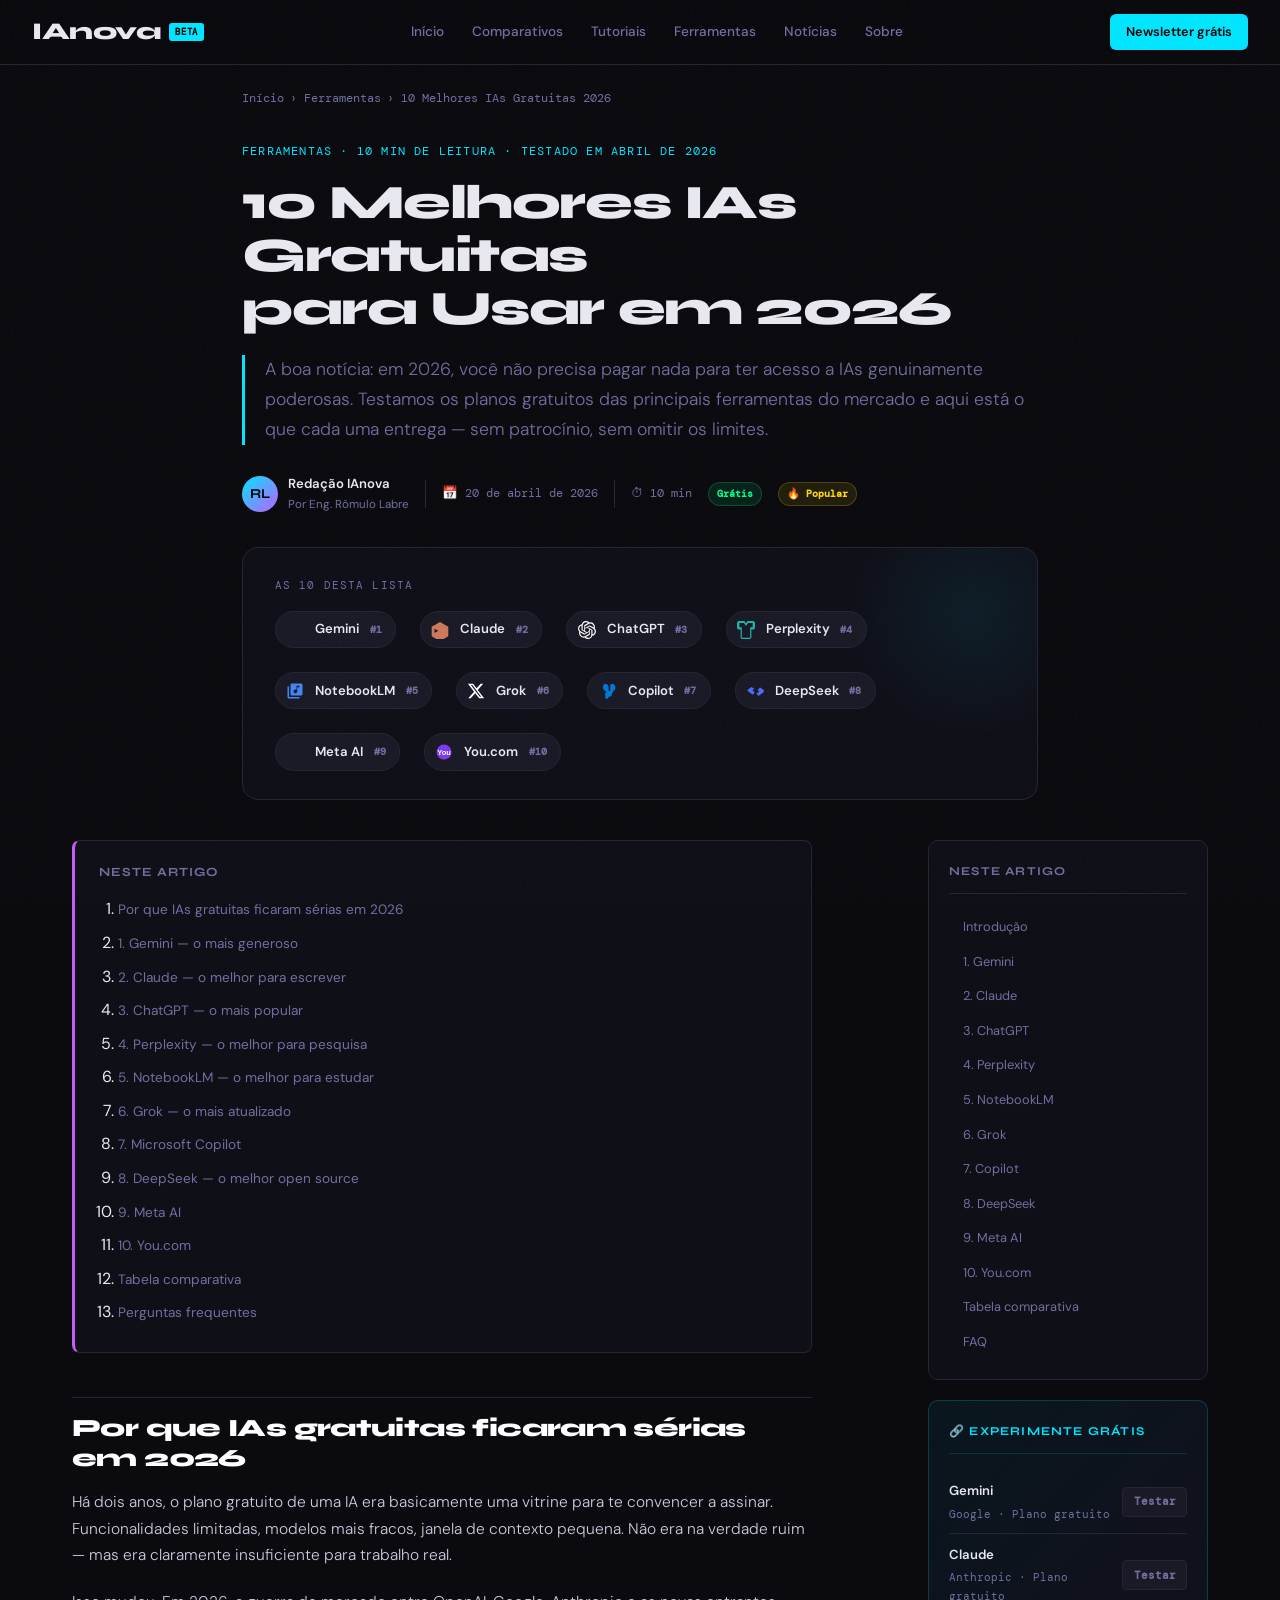
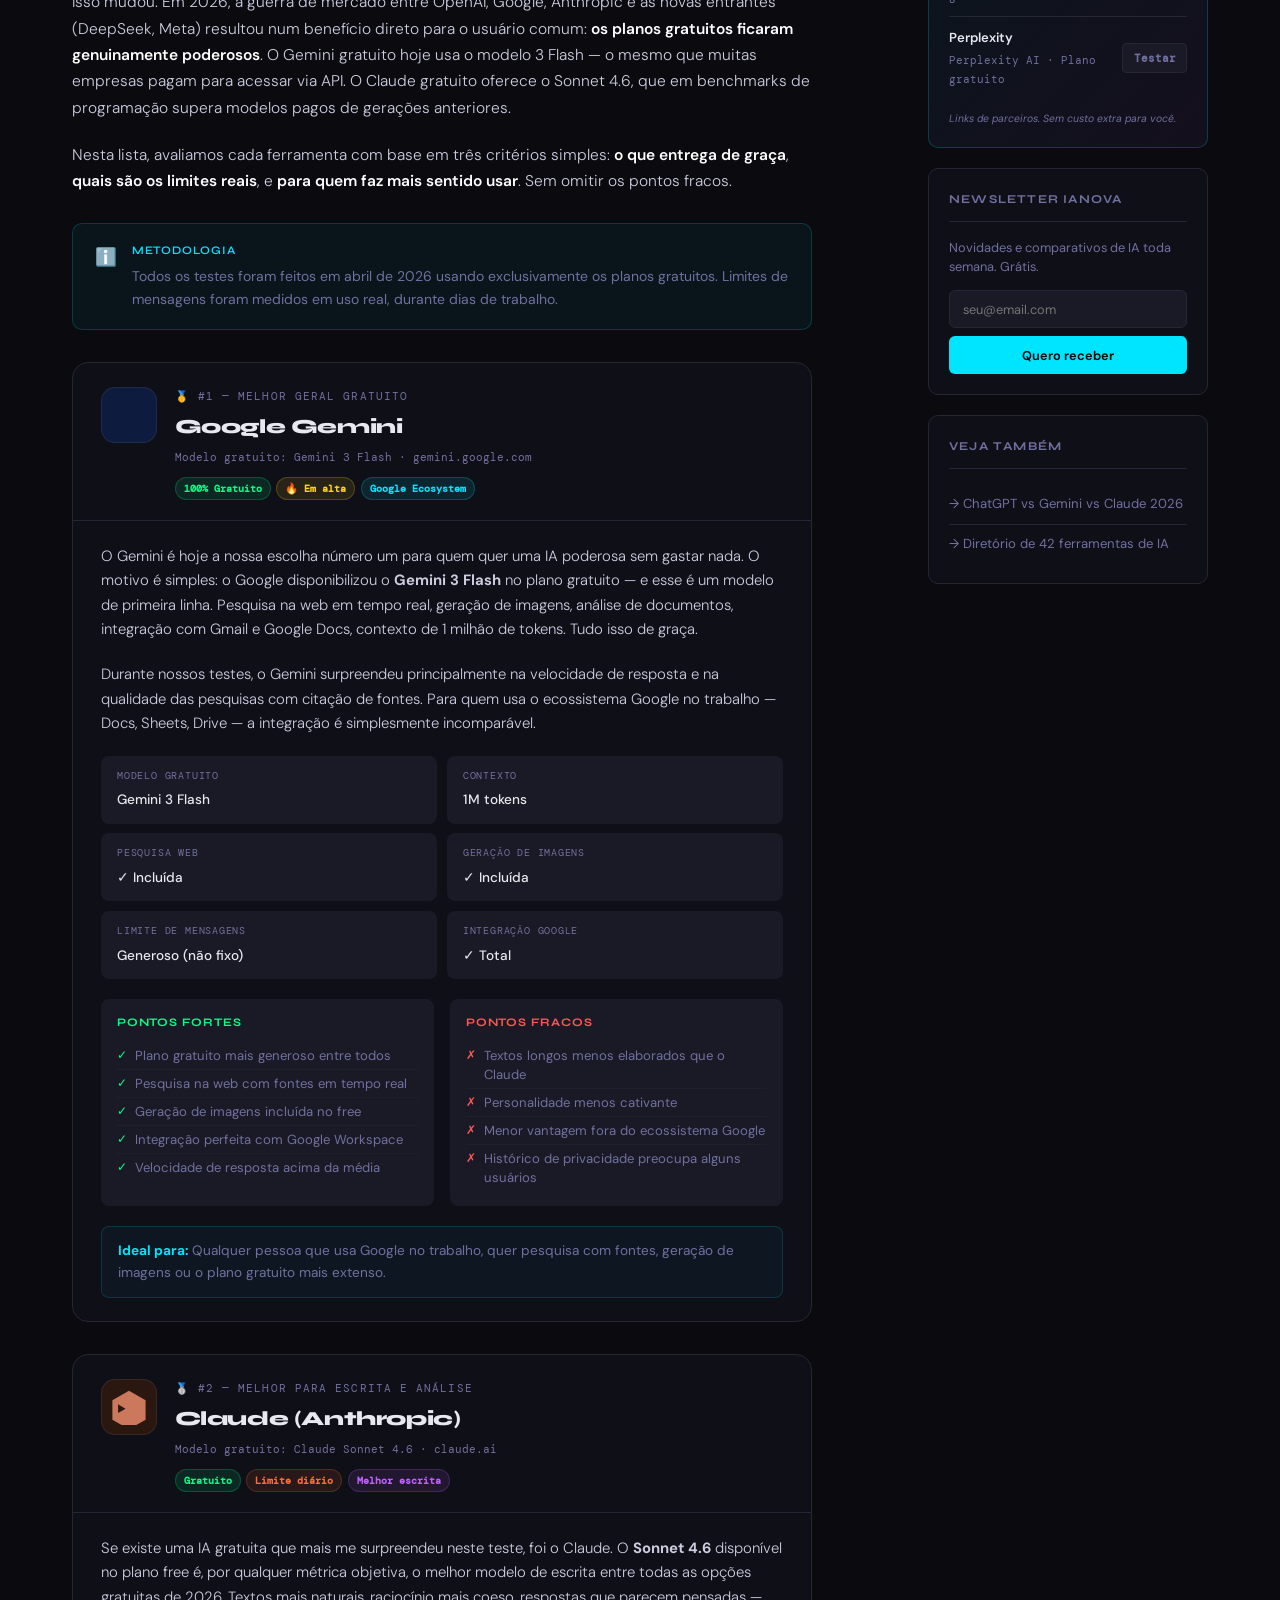
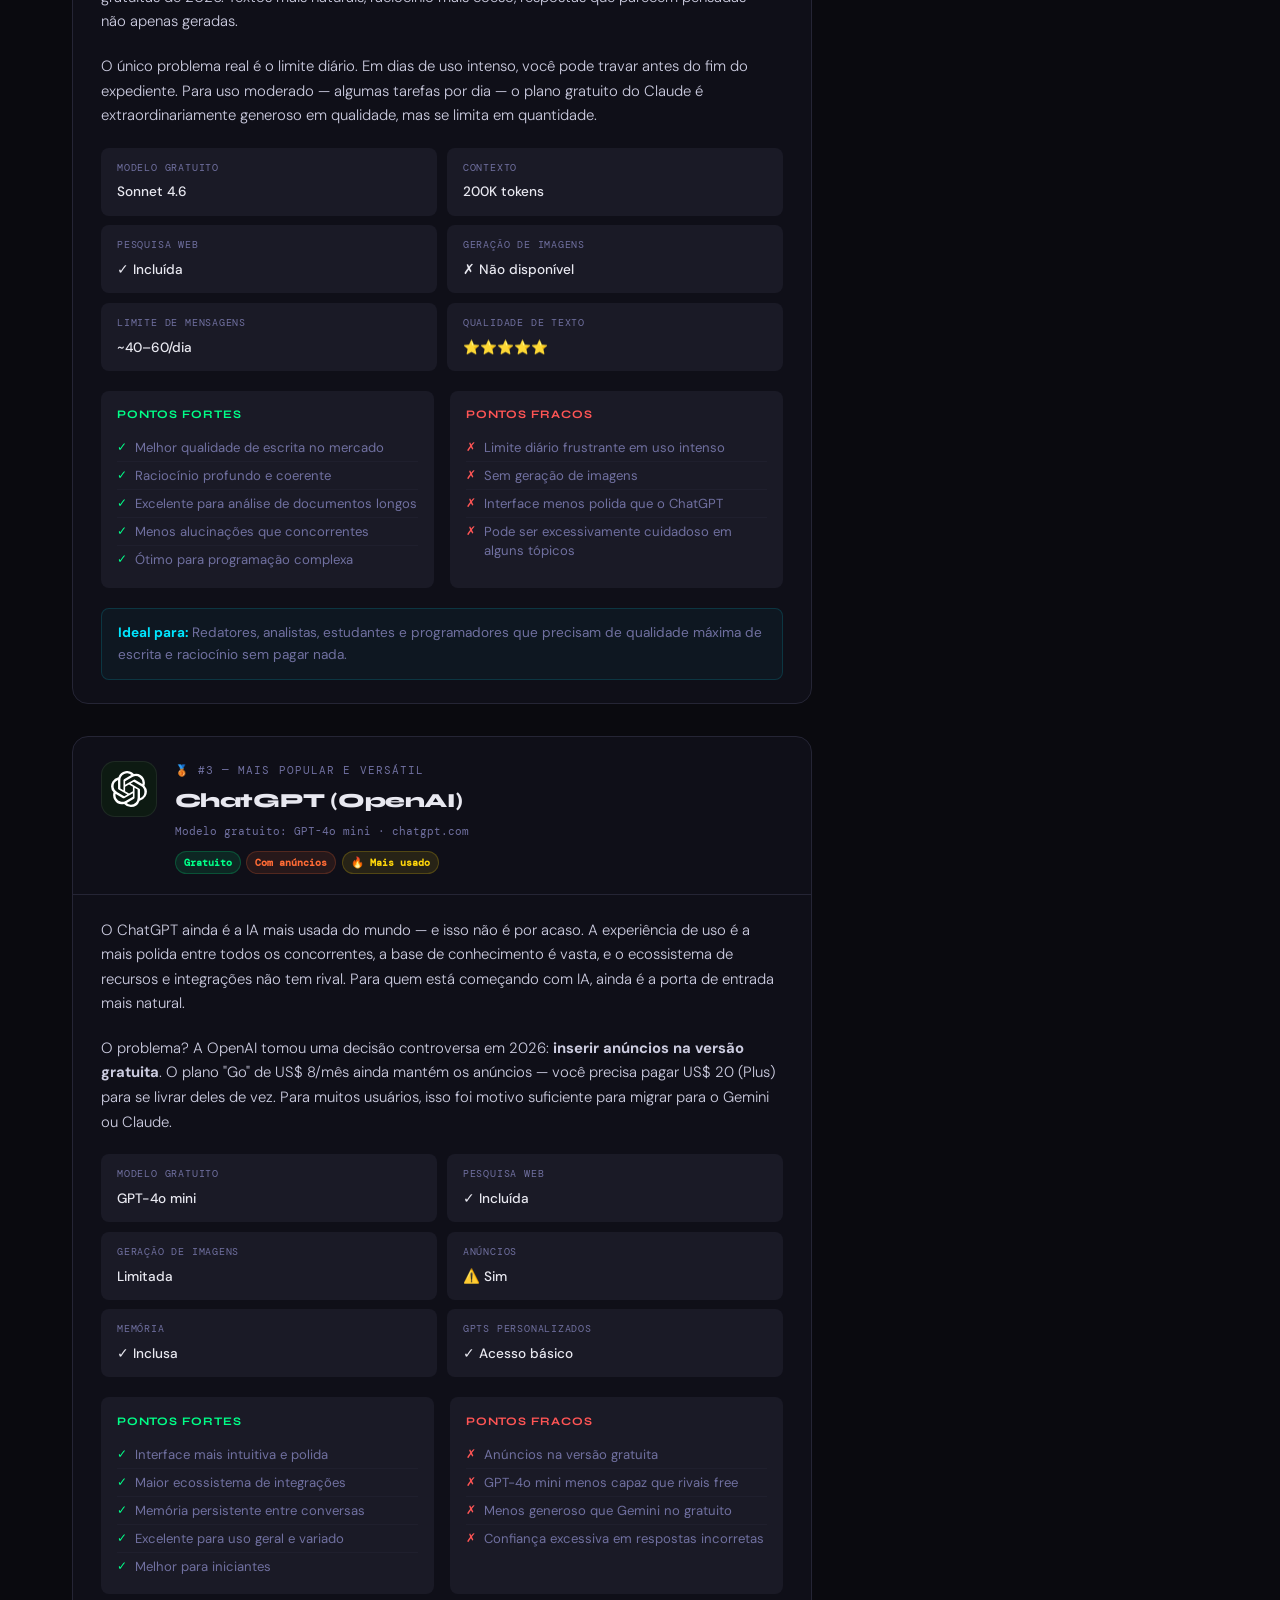
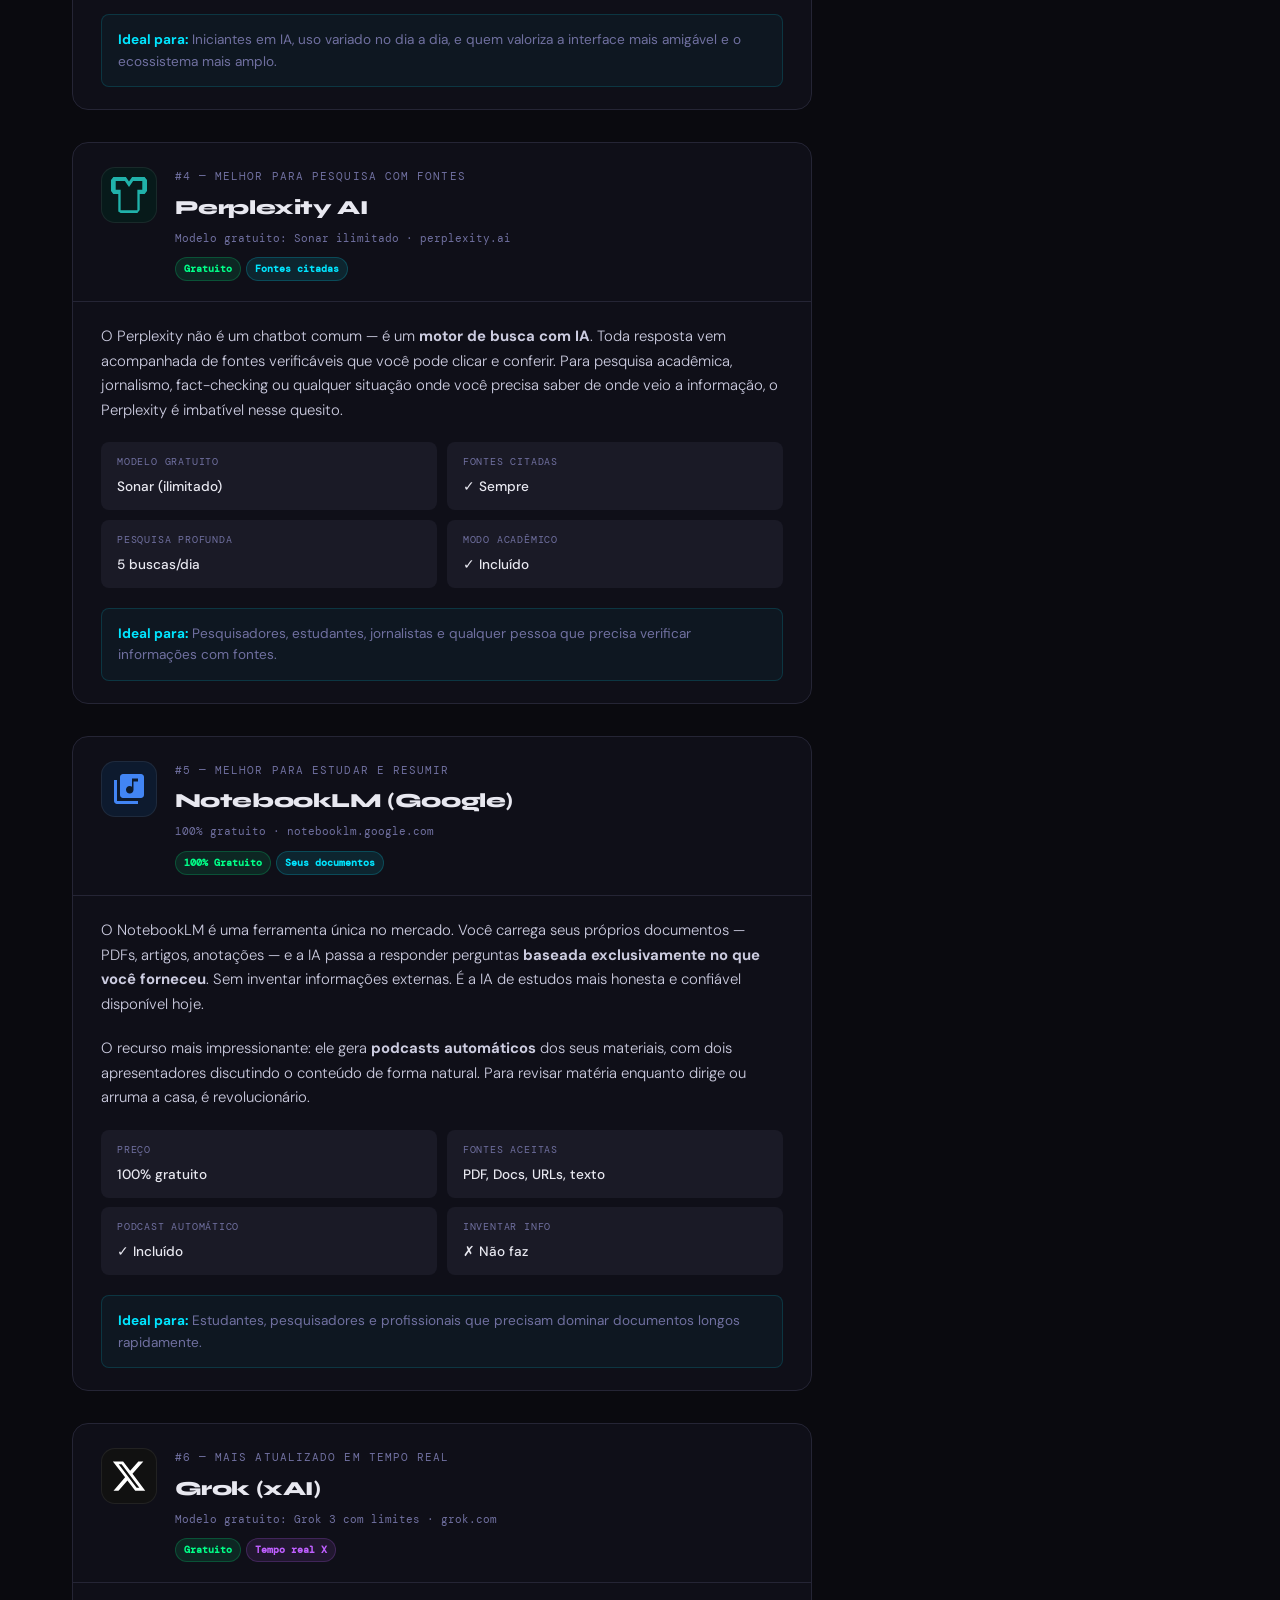
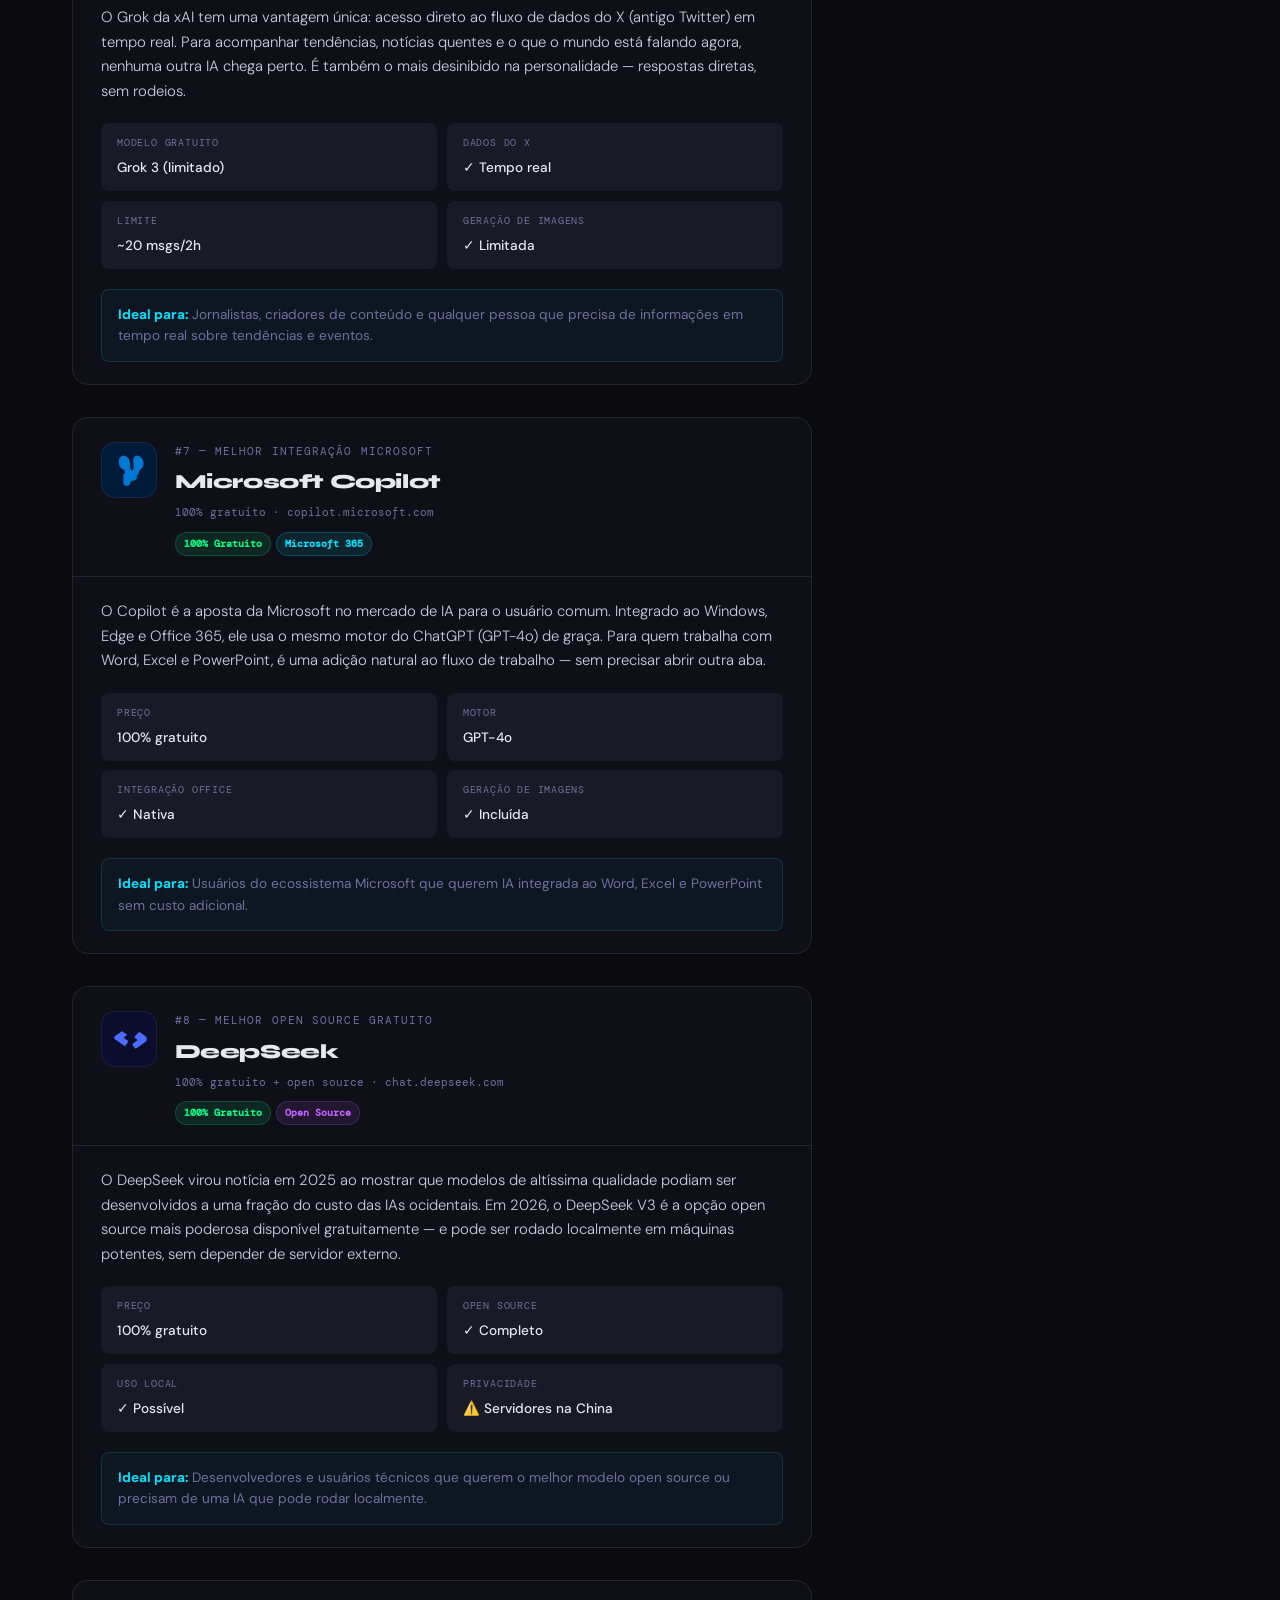
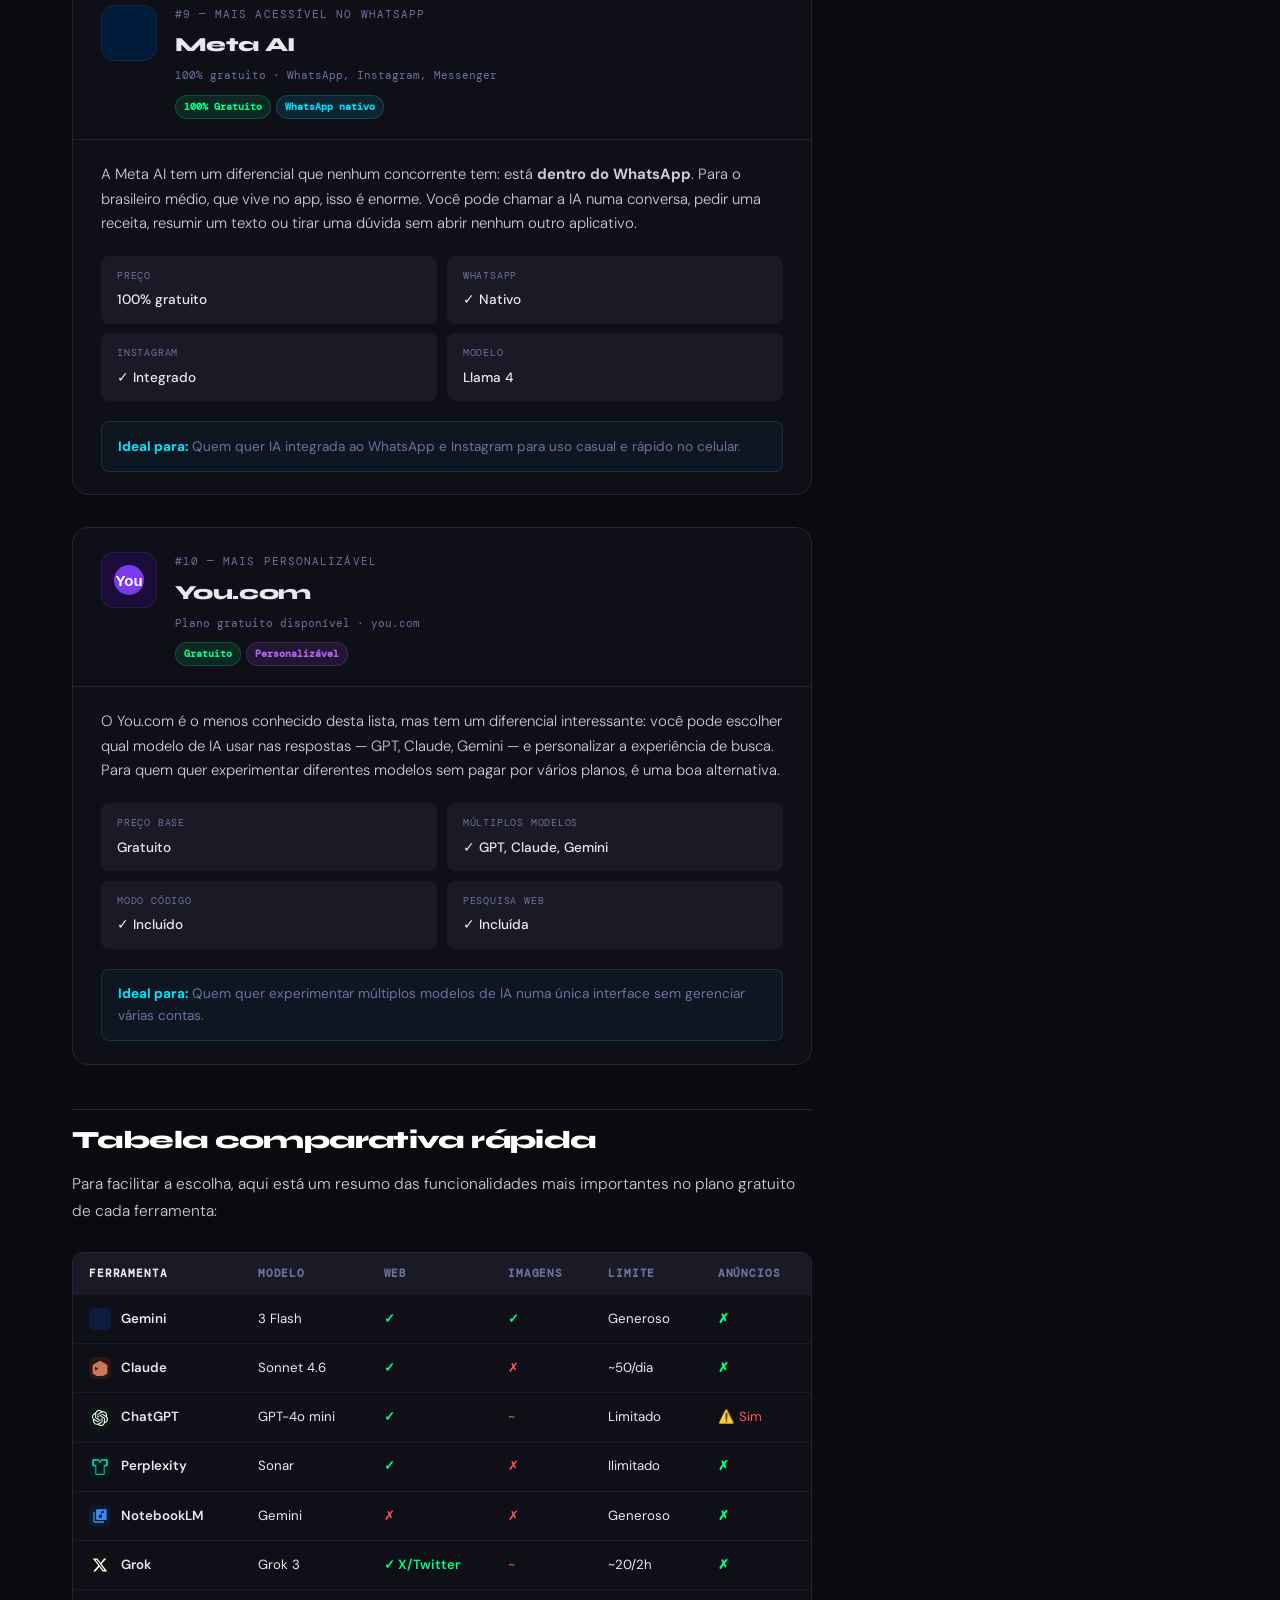
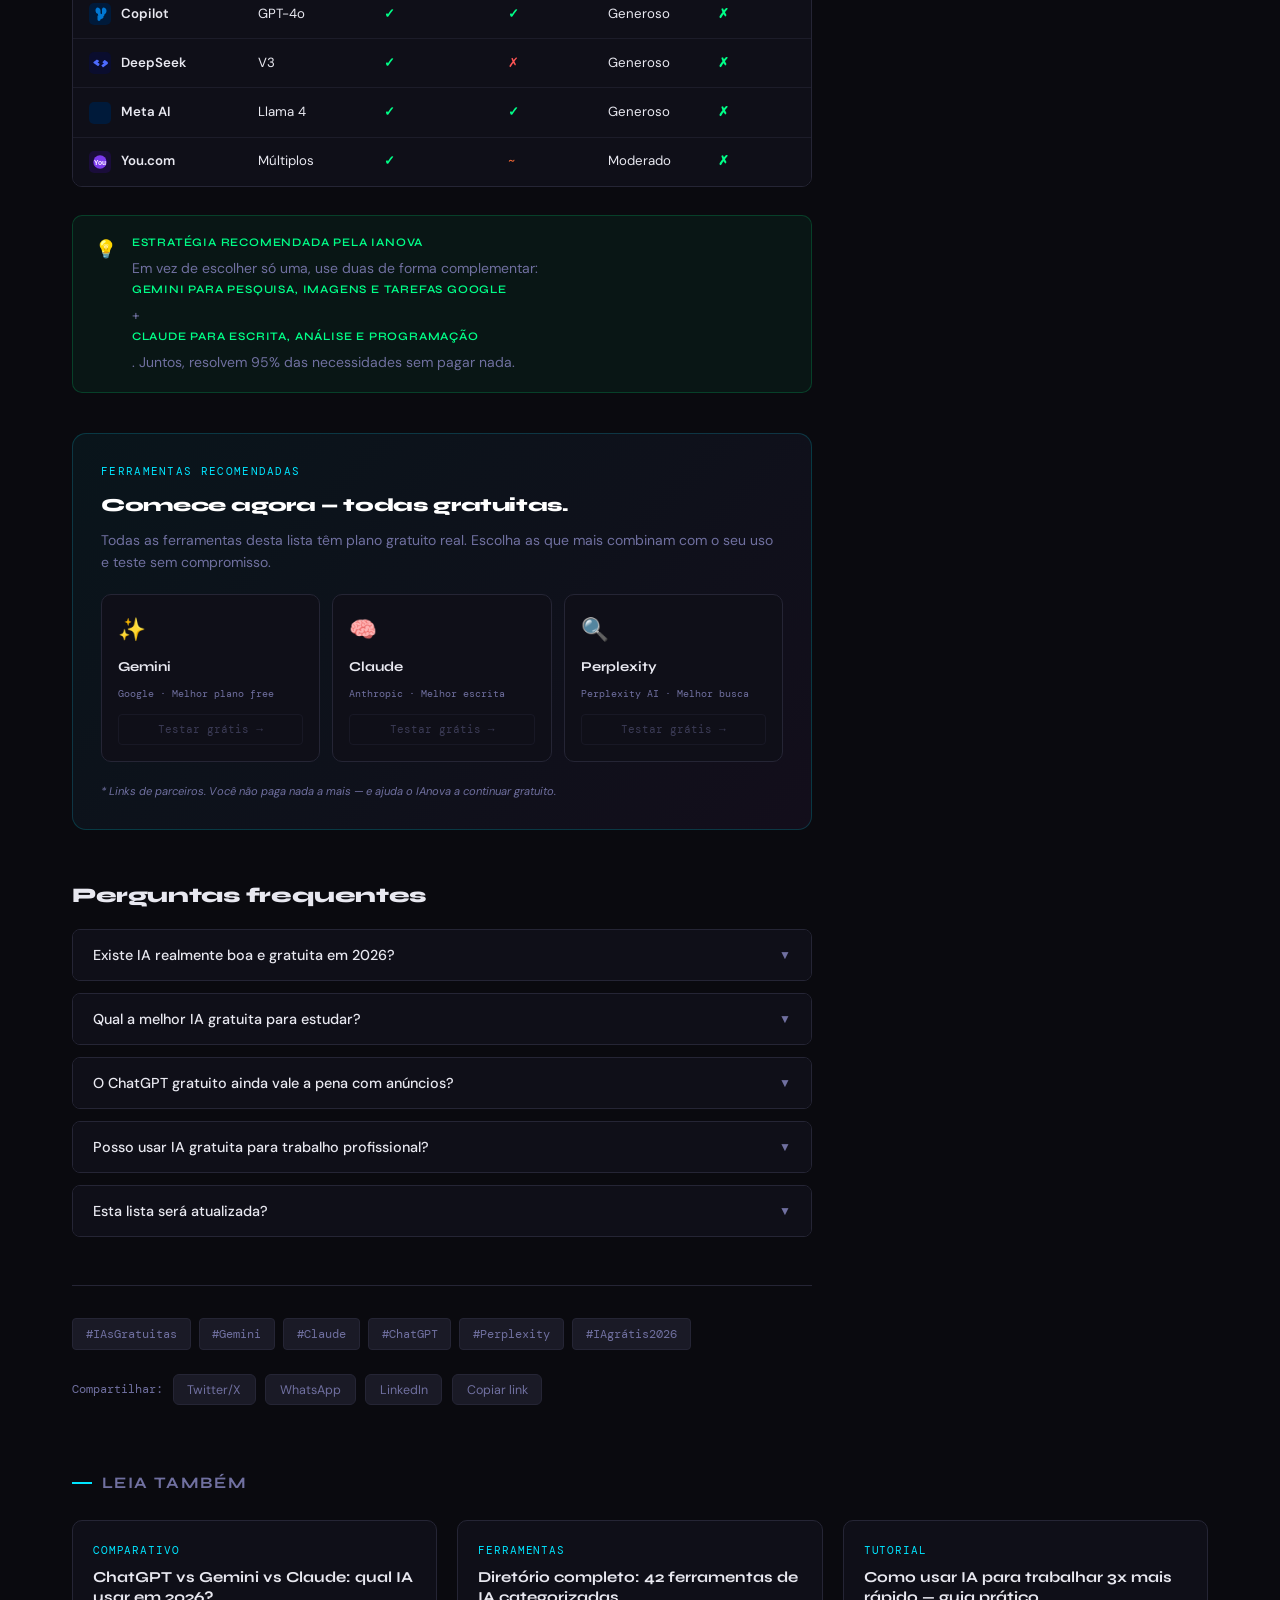
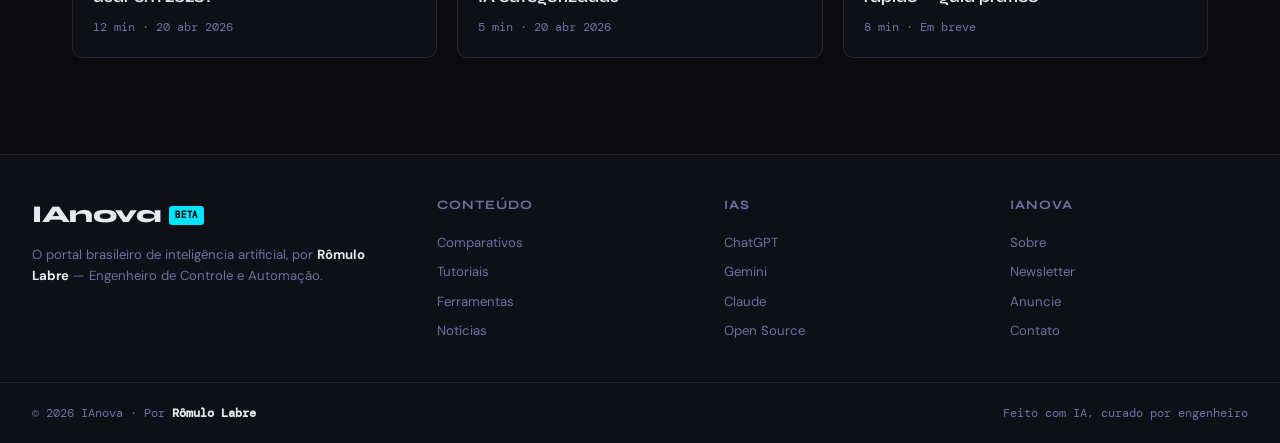
<file: ias-gratuitas-2026.html>
<!DOCTYPE html>
<html lang="pt-BR">
<head>
  <!-- Google tag (gtag.js) -->
<script async src="https://www.googletagmanager.com/gtag/js?id=G-01B01RZD96"></script>
<script>
  window.dataLayer = window.dataLayer || [];
  function gtag(){dataLayer.push(arguments);}
  gtag('js', new Date());
  gtag('config', 'G-01B01RZD96');
</script>
  <meta charset="UTF-8" />
  <meta name="viewport" content="width=device-width, initial-scale=1.0" />

  <title>10 Melhores IAs Gratuitas para Usar em 2026 — IAnova</title>
  <meta name="description" content="Testamos as 10 melhores IAs completamente gratuitas de 2026. ChatGPT, Gemini, Claude, Perplexity e mais — com limites reais, pontos fortes e para quem cada uma é ideal." />
  <meta name="keywords" content="IAs gratuitas 2026, melhor IA grátis, ChatGPT grátis, Gemini gratuito, Claude free, Perplexity grátis, IA sem pagar, melhores chatbots gratuitos" />
  <meta name="author" content="Redação IAnova" />
  <meta name="robots" content="index, follow, max-snippet:-1, max-image-preview:large" />
  <link rel="canonical" href="https://ianova.ia.br/ias-gratuitas-2026.html" />

  <meta property="og:type" content="article" />
  <meta property="og:site_name" content="IAnova" />
  <meta property="og:title" content="10 Melhores IAs Gratuitas para Usar em 2026" />
  <meta property="og:description" content="Testamos os planos gratuitos das maiores IAs do mundo. Veja qual entrega mais sem cobrar nada." />
  <meta property="og:url" content="https://ianova.ia.br/ias-gratuitas-2026.html" />
  <meta property="og:image" content="https://ianova.ia.br/assets/og-ias-gratuitas-2026.png" />
  <meta property="og:locale" content="pt_BR" />
  <meta property="article:published_time" content="2026-04-20T10:00:00-03:00" />
  <meta property="article:section" content="Ferramentas" />

  <meta name="twitter:card" content="summary_large_image" />
  <meta name="twitter:site" content="@ianova" />
  <meta name="twitter:title" content="10 Melhores IAs Gratuitas para Usar em 2026" />
  <meta name="twitter:image" content="https://ianova.ia.br/assets/og-ias-gratuitas-2026.png" />

  <script type="application/ld+json">
  {
    "@context": "https://schema.org",
    "@type": "Article",
    "headline": "10 Melhores IAs Gratuitas para Usar em 2026",
    "description": "Testamos as 10 melhores IAs completamente gratuitas de 2026 com limites reais e casos de uso práticos.",
    "image": "https://ianova.ia.br/assets/og-ias-gratuitas-2026.png",
    "author": { "@type": "Organization", "name": "Redação IAnova", "url": "https://ianova.ia.br" },
    "publisher": { "@type": "Organization", "name": "IAnova", "url": "https://ianova.ia.br" },
    "datePublished": "2026-04-20T10:00:00-03:00",
    "dateModified": "2026-04-20T10:00:00-03:00",
    "mainEntityOfPage": { "@type": "WebPage", "@id": "https://ianova.ia.br/ias-gratuitas-2026.html" },
    "articleSection": "Ferramentas",
    "inLanguage": "pt-BR",
    "timeRequired": "PT10M"
  }
  </script>

  <script type="application/ld+json">
  {
    "@context": "https://schema.org",
    "@type": "FAQPage",
    "mainEntity": [
      { "@type": "Question", "name": "Existe IA realmente boa e gratuita em 2026?", "acceptedAnswer": { "@type": "Answer", "text": "Sim. Em 2026, os planos gratuitos de Gemini, Claude e ChatGPT são genuinamente poderosos para uso cotidiano. O Gemini gratuito usa o modelo 3 Flash, com pesquisa na web e geração de imagens sem custo." } },
      { "@type": "Question", "name": "Qual a melhor IA gratuita para estudar?", "acceptedAnswer": { "@type": "Answer", "text": "NotebookLM do Google é a melhor opção gratuita para estudar — permite carregar seus próprios materiais e fazer perguntas sobre eles. Para resumos e explicações gerais, Claude e Gemini são excelentes." } },
      { "@type": "Question", "name": "O ChatGPT gratuito ainda vale a pena em 2026?", "acceptedAnswer": { "@type": "Answer", "text": "Sim, mas com ressalvas. A versão gratuita agora tem anúncios na interface. Você acessa GPT-4o mini com limites diários. Para uso casual, funciona bem. Para uso intenso, o Gemini gratuito oferece mais recursos sem custo." } }
    ]
  }
  </script>

  <script type="application/ld+json">
  {
    "@context": "https://schema.org",
    "@type": "BreadcrumbList",
    "itemListElement": [
      { "@type": "ListItem", "position": 1, "name": "Início", "item": "https://ianova.ia.br/" },
      { "@type": "ListItem", "position": 2, "name": "Ferramentas", "item": "https://ianova.ia.br/ferramentas" },
      { "@type": "ListItem", "position": 3, "name": "10 Melhores IAs Gratuitas 2026", "item": "https://ianova.ia.br/ias-gratuitas-2026.html" }
    ]
  }
  </script>

  <!-- ═══ CSS GLOBAL ═══ -->
  <link rel="stylesheet" href="style.css" />

  <link rel="preconnect" href="https://fonts.googleapis.com" />
  <link rel="preconnect" href="https://fonts.gstatic.com" crossorigin />
  <link href="https://fonts.googleapis.com/css2?family=Syne:wght@400;600;700;800&family=DM+Sans:ital,wght@0,300;0,400;0,500;1,300&family=DM+Mono:wght@400;500&display=swap" rel="stylesheet" />

  <style>
    /* ═══ CSS ESPECÍFICO DESTA PÁGINA ═══
       CSS global em style.css
    ═══════════════════════════════════ */
    *, *::before, *::after { box-sizing: border-box; margin: 0; padding: 0; }
    :root {
      --bg:#0a0a0f; --bg2:#0f0f18; --bg3:#16161f;
      --surface:#1a1a26; --border:#252535;
      --text:#e8e8f0; --muted:#7070a0;
      --accent:#00e5ff; --accent2:#bf5fff; --accent3:#ff6b35;
      --green:#00ff88; --yellow:#ffd60a;
      --fhead:'Syne',sans-serif; --fbody:'DM Sans',sans-serif; --fmono:'DM Mono',monospace;
    }
    html { scroll-behavior: smooth; }
    body { background:var(--bg); color:var(--text); font-family:var(--fbody); font-size:16px; line-height:1.7; overflow-x:hidden; }
    body::before {
      content:''; position:fixed; inset:0;
      background-image:url("data:image/svg+xml,%3Csvg viewBox='0 0 256 256' xmlns='http://www.w3.org/2000/svg'%3E%3Cfilter id='n'%3E%3CfeTurbulence type='fractalNoise' baseFrequency='0.9' numOctaves='4' stitchTiles='stitch'/%3E%3C/filter%3E%3Crect width='100%25' height='100%25' filter='url(%23n)' opacity='0.04'/%3E%3C/svg%3E");
      pointer-events:none; z-index:9999; opacity:.4;
    }
    ::-webkit-scrollbar { width:4px; }
    ::-webkit-scrollbar-track { background:var(--bg); }
    ::-webkit-scrollbar-thumb { background:var(--accent); border-radius:2px; }
    #progress { position:fixed; top:0; left:0; z-index:9998; height:2px; width:0%; background:linear-gradient(90deg,var(--accent),var(--accent2)); transition:width .1s linear; }

    /* Header */
    header { position:sticky; top:0; z-index:100; background:rgba(10,10,15,.88); backdrop-filter:blur(20px); border-bottom:1px solid var(--border); }
    .header-inner { max-width:1280px; margin:0 auto; padding:0 2rem; display:flex; align-items:center; justify-content:space-between; height:64px; }
    .logo { font-family:var(--fhead); font-size:1.5rem; font-weight:800; color:var(--text); text-decoration:none; display:flex; align-items:center; gap:.5rem; letter-spacing:-.02em; }
    .logo-badge { background:var(--accent); color:#000; font-size:.55rem; font-weight:700; padding:2px 6px; border-radius:3px; font-family:var(--fmono); }
    nav { display:flex; gap:.25rem; }
    nav a { color:var(--muted); text-decoration:none; font-size:.85rem; font-weight:500; padding:.4rem .75rem; border-radius:6px; transition:color .2s,background .2s; }
    nav a:hover { color:var(--text); background:var(--surface); }
    .header-cta { background:var(--accent); color:#000; border:none; font-family:var(--fbody); font-size:.8rem; font-weight:600; padding:.45rem 1rem; border-radius:6px; cursor:pointer; text-decoration:none; transition:opacity .2s; }
    .header-cta:hover { opacity:.85; }
    .menu-toggle { display:none; flex-direction:column; gap:5px; background:none; border:none; cursor:pointer; padding:.4rem; }
    .menu-toggle span { display:block; width:22px; height:2px; background:var(--text); border-radius:2px; }
    .mobile-nav { display:none; flex-direction:column; position:fixed; top:64px; left:0; right:0; z-index:200; background:var(--bg2); border-bottom:1px solid var(--border); padding:.75rem 1.25rem; box-shadow:0 8px 32px rgba(0,0,0,.5); }
    .mobile-nav a { color:var(--muted); text-decoration:none; font-size:.95rem; font-weight:500; padding:.65rem 0; border-bottom:1px solid var(--border); transition:color .2s; }
    .mobile-nav a:last-child { border-bottom:none; }
    .mobile-nav a:hover { color:var(--accent); }
    .mobile-nav.open { display:flex; }
    .nav-backdrop { display:none; position:fixed; inset:0; top:64px; z-index:199; background:rgba(0,0,0,.4); }
    .nav-backdrop.open { display:block; }

    /* Breadcrumb */
    .breadcrumb { max-width:860px; margin:0 auto; padding:1.5rem 2rem .5rem; font-family:var(--fmono); font-size:.72rem; color:var(--muted); display:flex; align-items:center; gap:.4rem; flex-wrap:wrap; }
    .breadcrumb a { color:var(--muted); text-decoration:none; }
    .breadcrumb a:hover { color:var(--accent); }

    /* Article header */
    .article-header { max-width:860px; margin:0 auto; padding:1.5rem 2rem 2rem; }
    .article-category { font-family:var(--fmono); font-size:.75rem; color:var(--accent); text-transform:uppercase; letter-spacing:.1em; margin-bottom:1rem; }
    .article-title { font-family:var(--fhead); font-size:clamp(1.8rem,4.5vw,3rem); font-weight:800; line-height:1.1; letter-spacing:-.03em; margin-bottom:1.25rem; }
    .article-lead { font-size:1.1rem; color:var(--muted); font-weight:300; line-height:1.7; margin-bottom:1.75rem; border-left:3px solid var(--accent); padding-left:1.25rem; }
    .article-meta { display:flex; align-items:center; gap:1rem; flex-wrap:wrap; }
    .author { display:flex; align-items:center; gap:.6rem; }
    .author-avatar { width:36px; height:36px; border-radius:50%; background:linear-gradient(135deg,var(--accent),var(--accent2)); display:flex; align-items:center; justify-content:center; font-size:.85rem; font-weight:700; color:#000; font-family:var(--fhead); flex-shrink:0; }
    .author-name { font-size:.82rem; font-weight:600; }
    .author-role { font-size:.72rem; color:var(--muted); }
    .meta-divider { width:1px; height:28px; background:var(--border); }
    .meta-item { font-size:.78rem; color:var(--muted); font-family:var(--fmono); }
    .badge { font-size:.65rem; font-family:var(--fmono); font-weight:600; padding:2px 8px; border-radius:100px; }
    .badge-blue   { background:rgba(0,229,255,.1); color:var(--accent); border:1px solid rgba(0,229,255,.2); }
    .badge-green  { background:rgba(0,255,136,.1); color:var(--green); border:1px solid rgba(0,255,136,.2); }
    .badge-orange { background:rgba(255,107,53,.1); color:var(--accent3); border:1px solid rgba(255,107,53,.2); }
    .badge-yellow { background:rgba(255,214,10,.1); color:var(--yellow); border:1px solid rgba(255,214,10,.2); }
    .badge-purple { background:rgba(191,95,255,.1); color:var(--accent2); border:1px solid rgba(191,95,255,.2); }

    /* Hero top list */
    .hero-list { max-width:860px; margin:0 auto 2.5rem; padding:0 2rem; }
    .hero-list-inner {
      background:var(--bg2); border:1px solid var(--border);
      border-radius:16px; padding:1.75rem 2rem;
      display:flex; gap:1.5rem; flex-wrap:wrap; align-items:center;
      position:relative; overflow:hidden;
    }
    .hero-list-inner::before {
      content:''; position:absolute; top:-60px; right:-60px;
      width:250px; height:250px;
      background:radial-gradient(circle,rgba(0,229,255,.07),transparent 70%);
      pointer-events:none;
    }
    .hero-list-label {
      font-family:var(--fmono); font-size:.7rem; color:var(--muted);
      text-transform:uppercase; letter-spacing:.1em;
      width:100%; margin-bottom:-.5rem;
    }
    .hero-ia-pill {
      display:flex; align-items:center; gap:.5rem;
      background:var(--surface); border:1px solid var(--border);
      border-radius:100px; padding:.35rem .85rem .35rem .45rem;
      font-size:.82rem; font-weight:600;
      transition:border-color .2s;
    }
    .hero-ia-pill:hover { border-color:var(--accent); }
    .hero-ia-pill .pill-logo {
      width:24px; height:24px; border-radius:50%;
      display:flex; align-items:center; justify-content:center;
      flex-shrink:0; overflow:hidden;
    }
    .pill-rank {
      font-family:var(--fmono); font-size:.65rem;
      color:var(--muted); margin-left:.15rem;
    }

    /* Article layout */
    .article-layout { max-width:1200px; margin:0 auto; padding:0 2rem 4rem; display:grid; grid-template-columns:1fr 280px; gap:3.5rem; align-items:start; }
    .article-body { max-width:740px; overflow-wrap:break-word; word-break:break-word; }

    /* TOC */
    .toc { background:var(--bg2); border:1px solid var(--border); border-left:3px solid var(--accent2); border-radius:8px; padding:1.25rem 1.5rem; margin-bottom:2.5rem; }
    .toc-title { font-family:var(--fhead); font-size:.78rem; font-weight:700; text-transform:uppercase; letter-spacing:.08em; color:var(--muted); margin-bottom:.85rem; }
    .toc ol { padding-left:1.2rem; }
    .toc li { margin-bottom:.4rem; }
    .toc a { color:var(--muted); text-decoration:none; font-size:.85rem; transition:color .2s; }
    .toc a:hover { color:var(--accent); }

    /* Prose */
    .prose h2 { font-family:var(--fhead); font-size:1.55rem; font-weight:800; letter-spacing:-.025em; margin:2.75rem 0 1rem; color:#fff; line-height:1.2; padding-top:1rem; border-top:1px solid var(--border); }
    .prose h3 { font-family:var(--fhead); font-size:1.05rem; font-weight:700; margin:1.75rem 0 .6rem; color:var(--text); }
    .prose p { margin-bottom:1.3rem; color:#cccce0; font-weight:300; font-size:.97rem; }
    .prose strong { font-weight:600; color:#fff; }
    .prose a { color:var(--accent); text-decoration:none; border-bottom:1px solid rgba(0,229,255,.3); }
    .prose a:hover { border-color:var(--accent); }
    .prose ul, .prose ol { padding-left:1.5rem; margin-bottom:1.3rem; }
    .prose li { margin-bottom:.5rem; color:#cccce0; font-weight:300; font-size:.97rem; }
    .prose blockquote { border-left:3px solid var(--accent2); margin:1.75rem 0; padding:.85rem 1.25rem; background:rgba(191,95,255,.04); border-radius:0 6px 6px 0; font-style:italic; color:var(--muted); font-size:.95rem; }

    /* Callouts */
    .callout { border-radius:10px; padding:1.1rem 1.4rem; margin:1.75rem 0; display:flex; gap:.9rem; align-items:flex-start; }
    .callout-info  { background:rgba(0,229,255,.05); border:1px solid rgba(0,229,255,.18); }
    .callout-tip   { background:rgba(0,255,136,.05); border:1px solid rgba(0,255,136,.18); }
    .callout-warn  { background:rgba(255,214,10,.05); border:1px solid rgba(255,214,10,.18); }
    .callout-icon  { font-size:1.1rem; flex-shrink:0; margin-top:.1rem; }
    .callout-body  { font-size:.875rem; line-height:1.65; color:var(--muted); }
    .callout-body strong { display:block; font-family:var(--fhead); font-size:.72rem; text-transform:uppercase; letter-spacing:.07em; margin-bottom:.3rem; }
    .callout-info strong  { color:var(--accent); }
    .callout-tip strong   { color:var(--green); }
    .callout-warn strong  { color:var(--yellow); }

    /* ══ IA CARD — peça principal ══ */
    .ia-card {
      background:var(--bg2); border:1px solid var(--border);
      border-radius:16px; margin:2rem 0; overflow:hidden;
      transition:border-color .2s;
    }
    .ia-card:hover { border-color:rgba(0,229,255,.25); }

    .ia-card-header {
      padding:1.5rem 1.75rem 1.25rem;
      display:flex; align-items:flex-start; gap:1.1rem;
      border-bottom:1px solid var(--border);
    }

    /* Logo oficial container */
    .ia-logo {
      width:56px; height:56px; border-radius:14px;
      display:flex; align-items:center; justify-content:center;
      flex-shrink:0; overflow:hidden;
      border:1px solid rgba(255,255,255,.07);
    }
    .ia-logo img {
      width:38px; height:38px; object-fit:contain;
    }
    .ia-logo svg {
      width:36px; height:36px;
    }

    .ia-card-title-block { flex:1; }
    .ia-card-rank {
      font-family:var(--fmono); font-size:.68rem; color:var(--muted);
      text-transform:uppercase; letter-spacing:.1em; margin-bottom:.3rem;
    }
    .ia-card-name {
      font-family:var(--fhead); font-size:1.25rem; font-weight:800;
      letter-spacing:-.02em; margin-bottom:.25rem;
    }
    .ia-card-model {
      font-family:var(--fmono); font-size:.7rem; color:var(--muted);
    }
    .ia-card-badges { display:flex; gap:.35rem; flex-wrap:wrap; margin-top:.6rem; }

    .ia-card-body { padding:1.4rem 1.75rem; }
    .ia-card-desc { font-size:.93rem; color:#cccce0; font-weight:300; line-height:1.65; margin-bottom:1.25rem; }

    /* Specs grid */
    .ia-specs {
      display:grid; grid-template-columns:repeat(2,1fr);
      gap:.6rem; margin-bottom:1.25rem;
    }
    .ia-spec {
      background:var(--surface); border-radius:8px; padding:.75rem 1rem;
    }
    .ia-spec-label {
      font-family:var(--fmono); font-size:.62rem;
      text-transform:uppercase; letter-spacing:.08em;
      color:var(--muted); margin-bottom:.25rem;
    }
    .ia-spec-value { font-size:.85rem; font-weight:500; color:var(--text); }

    /* Pros/cons */
    .pros-cons { display:grid; grid-template-columns:1fr 1fr; gap:1rem; margin-bottom:1.25rem; }
    .pros-cons-col { background:var(--surface); border-radius:8px; padding:.9rem 1rem; }
    .pros-cons-title {
      font-family:var(--fhead); font-size:.72rem; font-weight:700;
      text-transform:uppercase; letter-spacing:.07em;
      margin-bottom:.6rem;
    }
    .pros-cons-title.pros { color:var(--green); }
    .pros-cons-title.cons { color:#ff5555; }
    .pros-cons-col ul { list-style:none; padding:0; margin:0; }
    .pros-cons-col li {
      font-size:.82rem; color:var(--muted); padding:.25rem 0;
      border-bottom:1px solid rgba(37,37,53,.5);
      display:flex; gap:.5rem; align-items:flex-start; line-height:1.45;
    }
    .pros-cons-col li:last-child { border-bottom:none; }
    .pros-cons-col li::before { flex-shrink:0; font-size:.75rem; margin-top:.05rem; }
    .pros-cons-col.pros li::before { content:'✓'; color:var(--green); }
    .pros-cons-col.cons li::before { content:'✗'; color:#ff5555; }

    .ia-verdict {
      background:rgba(0,229,255,.04); border:1px solid rgba(0,229,255,.15);
      border-radius:8px; padding:.85rem 1rem;
      font-size:.85rem; color:var(--muted); line-height:1.6;
    }
    .ia-verdict strong { color:var(--accent); }

    /* Score bar */
    .score-row { display:flex; align-items:center; gap:.75rem; margin-bottom:.6rem; }
    .score-lbl { font-size:.78rem; color:var(--muted); min-width:100px; }
    .score-track { flex:1; height:5px; background:var(--surface); border-radius:3px; overflow:hidden; }
    .score-fill { height:100%; border-radius:3px; }
    .score-num { font-family:var(--fmono); font-size:.72rem; color:var(--muted); min-width:28px; text-align:right; }

    /* Quick comparison table */
    .comp-wrap { overflow-x:auto; margin:1.75rem 0; border-radius:10px; overflow:hidden; border:1px solid var(--border); }
    .comp-table { width:100%; border-collapse:collapse; min-width:480px; }
    .comp-table th { background:var(--surface); padding:.75rem 1rem; font-family:var(--fmono); font-size:.66rem; text-transform:uppercase; letter-spacing:.08em; color:var(--muted); text-align:left; }
    .comp-table th:first-child { color:var(--text); }
    .comp-table td { padding:.8rem 1rem; font-size:.83rem; border-bottom:1px solid rgba(37,37,53,.6); background:var(--bg2); }
    .comp-table tr:last-child td { border-bottom:none; }
    .comp-table tr:hover td { background:var(--bg3); }
    .td-logo { display:flex; align-items:center; gap:.6rem; font-weight:600; }
    .td-logo-img { width:22px; height:22px; border-radius:5px; overflow:hidden; display:flex; align-items:center; justify-content:center; flex-shrink:0; }
    .td-logo-img img { width:18px; height:18px; object-fit:contain; }
    .td-logo-img svg { width:16px; height:16px; }
    .check { color:var(--green); font-weight:600; }
    .cross { color:#ff5555; }
    .partial { color:var(--accent3); }

    /* FAQ */
    .faq { margin-top:3rem; }
    .faq-title { font-family:var(--fhead); font-size:1.3rem; font-weight:800; letter-spacing:-.02em; margin-bottom:1rem; }
    .faq-item { border:1px solid var(--border); border-radius:8px; overflow:hidden; margin-bottom:.75rem; }
    .faq-q { width:100%; background:var(--bg2); border:none; padding:1rem 1.25rem; display:flex; align-items:center; justify-content:space-between; font-family:var(--fbody); font-size:.9rem; font-weight:500; color:var(--text); cursor:pointer; text-align:left; transition:background .2s; }
    .faq-q:hover { background:var(--bg3); }
    .faq-arrow { color:var(--muted); font-size:.75rem; transition:transform .25s; flex-shrink:0; }
    .faq-item.open .faq-arrow { transform:rotate(180deg); }
    .faq-a { max-height:0; overflow:hidden; transition:max-height .3s ease,padding .3s; background:var(--surface); font-size:.875rem; color:var(--muted); line-height:1.7; }
    .faq-item.open .faq-a { max-height:300px; padding:1rem 1.25rem; }

    /* Article footer */
    .article-footer { margin-top:3rem; padding-top:2rem; border-top:1px solid var(--border); }
    .af-tags { display:flex; gap:.5rem; flex-wrap:wrap; margin-bottom:1.5rem; }
    .af-tag { background:var(--surface); color:var(--muted); font-size:.75rem; font-family:var(--fmono); padding:.3rem .8rem; border-radius:4px; border:1px solid var(--border); text-decoration:none; transition:all .2s; }
    .af-tag:hover { border-color:var(--accent); color:var(--accent); }
    .share-row { display:flex; align-items:center; gap:.6rem; flex-wrap:wrap; }
    .share-label { font-size:.78rem; color:var(--muted); font-family:var(--fmono); }
    .share-btn { background:var(--surface); border:1px solid var(--border); color:var(--muted); font-size:.78rem; padding:.4rem .85rem; border-radius:6px; cursor:pointer; font-family:var(--fbody); transition:all .2s; }
    .share-btn:hover { border-color:var(--accent); color:var(--accent); }

    /* Related */
    .related { max-width:1200px; margin:0 auto; padding:0 2rem 4rem; }
    .related-title { font-family:var(--fhead); font-size:1rem; font-weight:700; color:var(--muted); text-transform:uppercase; letter-spacing:.1em; display:flex; align-items:center; gap:.6rem; margin-bottom:1.5rem; }
    .related-title::before { content:''; display:block; width:20px; height:2px; background:var(--accent); }
    .related-grid { display:grid; grid-template-columns:repeat(3,1fr); gap:1.25rem; }
    .related-card { background:var(--bg2); border:1px solid var(--border); border-radius:10px; padding:1.25rem; text-decoration:none; display:block; transition:all .2s; }
    .related-card:hover { border-color:rgba(0,229,255,.3); transform:translateY(-2px); }
    .rc-cat { font-family:var(--fmono); font-size:.68rem; color:var(--accent); text-transform:uppercase; letter-spacing:.08em; margin-bottom:.5rem; }
    .rc-title { font-family:var(--fhead); font-size:.95rem; font-weight:700; color:var(--text); line-height:1.3; margin-bottom:.6rem; }
    .rc-meta { font-size:.75rem; color:var(--muted); font-family:var(--fmono); }

    /* Sticky sidebar */
    .sticky-sidebar { position:sticky; top:80px; }
    .sidebar-widget { background:var(--bg2); border:1px solid var(--border); border-radius:10px; padding:1.25rem; margin-bottom:1.25rem; }
    .widget-title { font-family:var(--fhead); font-size:.75rem; font-weight:700; color:var(--muted); text-transform:uppercase; letter-spacing:.1em; margin-bottom:1rem; padding-bottom:.75rem; border-bottom:1px solid var(--border); }
    .toc-sidebar a { display:block; padding:.4rem 0; color:var(--muted); text-decoration:none; font-size:.8rem; border-left:2px solid transparent; padding-left:.75rem; transition:all .2s; }
    .toc-sidebar a:hover, .toc-sidebar a.active { color:var(--accent); border-left-color:var(--accent); }

    /* Footer */
    footer { border-top:1px solid var(--border); background:var(--bg2); }
    .footer-inner { max-width:1280px; margin:0 auto; padding:2.5rem 2rem 2rem; display:grid; grid-template-columns:1.5fr 1fr 1fr 1fr; gap:3rem; }
    .footer-brand p { font-size:.825rem; color:var(--muted); line-height:1.6; margin-top:.5rem; }
    .footer-col h4 { font-family:var(--fhead); font-size:.8rem; font-weight:700; text-transform:uppercase; letter-spacing:.08em; color:var(--muted); margin-bottom:.9rem; }
    .footer-col a { display:block; color:var(--muted); text-decoration:none; font-size:.825rem; margin-bottom:.45rem; transition:color .2s; }
    .footer-col a:hover { color:var(--accent); }
    .footer-bottom { max-width:1280px; margin:0 auto; padding:1.25rem 2rem; border-top:1px solid var(--border); display:flex; align-items:center; justify-content:space-between; font-size:.75rem; color:var(--muted); font-family:var(--fmono); }

    /* Responsive */
    /* ═══ MONETIZAÇÃO — Afiliados ═══ */
    .affiliate-widget { background:linear-gradient(135deg,rgba(0,229,255,.06),rgba(191,95,255,.06)); border:1px solid rgba(0,229,255,.2); }
    .affiliate-widget .widget-title { color:var(--accent); border-bottom-color:rgba(0,229,255,.15); }
    .aff-tool { display:flex; align-items:center; justify-content:space-between; padding:.6rem 0; border-bottom:1px solid var(--border); gap:.5rem; }
    .aff-tool:last-of-type { border-bottom:none; }
    .aff-tool-info { display:flex; flex-direction:column; gap:.15rem; }
    .aff-tool-name { font-size:.82rem; font-weight:600; color:var(--text); }
    .aff-tool-desc { font-size:.7rem; color:var(--muted); font-family:var(--fmono); }
    .btn-try { background:var(--accent); color:#000; font-size:.68rem; font-weight:700; font-family:var(--fmono); padding:.3rem .65rem; border-radius:4px; text-decoration:none; flex-shrink:0; transition:opacity .2s; }
    .btn-try:hover { opacity:.85; }
    .btn-try.placeholder { background:var(--surface); color:var(--muted); border:1px solid var(--border); pointer-events:none; }
    .aff-disclaimer { font-size:.65rem; color:var(--muted); margin-top:.75rem; line-height:1.5; font-style:italic; }
    .article-cta { background:linear-gradient(135deg,rgba(0,229,255,.05),rgba(191,95,255,.05)); border:1px solid rgba(0,229,255,.18); border-radius:14px; padding:1.75rem; margin:2.5rem 0; }
    .article-cta-label { font-family:var(--fmono); font-size:.68rem; text-transform:uppercase; letter-spacing:.12em; color:var(--accent); margin-bottom:.6rem; }
    .article-cta-title { font-family:var(--fhead); font-size:1.15rem; font-weight:800; color:#fff; margin-bottom:.5rem; letter-spacing:-.02em; }
    .article-cta-text { font-size:.875rem; color:var(--muted); line-height:1.6; margin-bottom:1.25rem; }
    .article-cta-tools { display:grid; grid-template-columns:repeat(3,1fr); gap:.75rem; margin-bottom:1.25rem; }
    .cta-tool-card { background:var(--bg2); border:1px solid var(--border); border-radius:10px; padding:1rem; display:flex; flex-direction:column; gap:.4rem; transition:border-color .2s; }
    .cta-tool-card:hover { border-color:rgba(0,229,255,.3); }
    .cta-tool-icon { font-size:1.4rem; }
    .cta-tool-name { font-family:var(--fhead); font-size:.85rem; font-weight:700; color:var(--text); }
    .cta-tool-tag { font-family:var(--fmono); font-size:.65rem; color:var(--muted); }
    .cta-tool-btn { margin-top:.35rem; display:inline-block; background:transparent; border:1px solid var(--border); color:var(--muted); font-size:.7rem; font-family:var(--fmono); padding:.3rem .6rem; border-radius:4px; text-decoration:none; text-align:center; transition:all .2s; }
    .cta-tool-btn:hover { border-color:var(--accent); color:var(--accent); }
    .cta-tool-btn.placeholder { pointer-events:none; opacity:.45; }
    .article-cta-footer { font-size:.7rem; color:var(--muted); font-style:italic; }
    @media (max-width:680px) { .article-cta-tools { grid-template-columns:1fr; } }

    @media (max-width:900px) { .article-layout { grid-template-columns:1fr; } .sticky-sidebar { display:none; } .pros-cons { grid-template-columns:1fr; } .related-grid { grid-template-columns:1fr 1fr; } .footer-inner { grid-template-columns:1fr 1fr; } nav { display:none; } .menu-toggle { display:flex; } .header-cta { display:none; } }
    @media (max-width:600px) { .ia-specs { grid-template-columns:1fr 1fr; } .related-grid { grid-template-columns:1fr; } .footer-inner { grid-template-columns:1fr; gap:1.5rem; padding:2rem 1rem 1rem; } .footer-bottom { flex-direction:column; gap:.5rem; text-align:center; padding:1rem; } .article-header, .hero-list, .breadcrumb { padding-left:1rem; padding-right:1rem; } .article-layout { padding:0 1rem 3rem; } .article-title { font-size:1.8rem; } .ia-card-header { padding:1.25rem; } .ia-card-body { padding:1.25rem; } .related { padding:0 1rem 3rem; } * { min-width:0; } }
  </style>
</head>
<body>

<div id="progress"></div>

<!-- Logos SVG inline — formas e cores oficiais de cada marca -->
<svg style="display:none" xmlns="http://www.w3.org/2000/svg">
  <symbol id="logo-openai" viewBox="0 0 24 24">
    <path fill="#fff" d="M22.282 9.821a5.985 5.985 0 0 0-.516-4.91 6.046 6.046 0 0 0-6.51-2.9A6.065 6.065 0 0 0 4.981 4.18a5.985 5.985 0 0 0-3.998 2.9 6.046 6.046 0 0 0 .743 7.097 5.98 5.98 0 0 0 .51 4.911 6.051 6.051 0 0 0 6.515 2.9A5.985 5.985 0 0 0 13.26 24a6.056 6.056 0 0 0 5.772-4.206 5.99 5.99 0 0 0 3.997-2.9 6.056 6.056 0 0 0-.747-7.073zM13.26 22.43a4.476 4.476 0 0 1-2.876-1.04l.141-.081 4.779-2.758a.795.795 0 0 0 .392-.681v-6.737l2.02 1.168a.071.071 0 0 1 .038.052v5.583a4.504 4.504 0 0 1-4.494 4.494zM3.6 18.304a4.47 4.47 0 0 1-.535-3.014l.142.085 4.783 2.759a.771.771 0 0 0 .78 0l5.843-3.369v2.332a.08.08 0 0 1-.033.062L9.74 19.95a4.5 4.5 0 0 1-6.14-1.646zM2.34 7.896a4.485 4.485 0 0 1 2.366-1.973V11.6a.766.766 0 0 0 .388.676l5.815 3.355-2.02 1.168a.076.076 0 0 1-.071 0l-4.83-2.786A4.504 4.504 0 0 1 2.34 7.872zm16.597 3.855l-5.833-3.387L15.119 7.2a.076.076 0 0 1 .071 0l4.83 2.791a4.494 4.494 0 0 1-.676 8.105v-5.678a.79.79 0 0 0-.407-.667zm2.01-3.023l-.141-.085-4.774-2.782a.776.776 0 0 0-.785 0L9.409 9.23V6.897a.066.066 0 0 1 .028-.061l4.83-2.787a4.5 4.5 0 0 1 6.68 4.66zm-12.64 4.135l-2.02-1.164a.08.08 0 0 1-.038-.057V6.075a4.5 4.5 0 0 1 7.375-3.453l-.142.08-4.778 2.758a.795.795 0 0 0-.393.681zm1.097-2.365l2.602-1.5 2.607 1.5v2.999l-2.597 1.5-2.607-1.5z"/>
  </symbol>
  <symbol id="logo-gemini" viewBox="0 0 24 24">
    <path fill="url(#gemini-grad)" d="M12 24A14.304 14.304 0 0 0 0 12 14.304 14.304 0 0 0 12 0a14.305 14.305 0 0 0 12 12 14.305 14.305 0 0 0-12 12"/>
    <defs>
      <linearGradient id="gemini-grad" x1="0" y1="0" x2="24" y2="24" gradientUnits="userSpaceOnUse">
        <stop stop-color="#4285f4"/>
        <stop offset=".5" stop-color="#9b72cb"/>
        <stop offset="1" stop-color="#d96570"/>
      </linearGradient>
    </defs>
  </symbol>
  <symbol id="logo-claude" viewBox="0 0 24 24">
    <path fill="#cc785c" d="M4.709 15.955l4.72-2.647.08-.23-.08-.138-4.72-2.718v-.69l5.897-3.427.831.405-4.92 2.87-.03.182.03.13 4.92 2.86-.87.483-5.858-3.378v-.702zm14.578 0l-5.858 3.399-.87-.483 4.92-2.861.029-.13-.029-.181-4.921-2.87.832-.406 5.897 3.428v.702zM11.99 1.17L23.054 7.57v12.86L11.99 26.83.926 20.43V7.57L11.99 1.17z"/>
  </symbol>
  <symbol id="logo-perplexity" viewBox="0 0 24 24">
    <path fill="#20b2aa" d="M22.428 0h-8.357l-2.07 2.97L9.93 0H1.572L0 1.959v7.347l1.572 1.96h3.286v11.775L6.43 24h11.143l1.571-1.959V11.266h3.286L24 9.306V1.96zm-1.572 8.49h-3.285v13.735H6.43V8.49H3.143V2.734H9.25l2.75 3.948 2.75-3.948h6.106z"/>
  </symbol>
  <symbol id="logo-grok" viewBox="0 0 24 24">
    <path fill="#fff" d="M18.244 2.25h3.308l-7.227 8.26 8.502 11.24H16.17l-5.214-6.817L4.99 21.75H1.68l7.73-8.835L1.254 2.25H8.08l4.713 6.231zm-1.161 17.52h1.833L7.084 4.126H5.117z"/>
  </symbol>
  <symbol id="logo-copilot" viewBox="0 0 24 24">
    <path fill="#0078d4" d="M16.5 2.25A5.25 5.25 0 0 1 21.75 7.5c0 2.116-1.241 3.941-3.048 4.768v.857c0 .621-.228 1.19-.605 1.626l-3.697 4.204a2.25 2.25 0 0 1-3.398-2.947l.091-.105 3.697-4.204a.75.75 0 0 0 .185-.432l.001-.059V7.5A5.25 5.25 0 0 1 16.5 2.25zm-9 0A5.25 5.25 0 0 1 12.75 7.5v3.209a.75.75 0 0 0 .185.49l3.698 4.204a2.25 2.25 0 0 1-3.399 2.947l-3.696-4.204a2.253 2.253 0 0 1-.538-1.47v-.67A5.253 5.253 0 0 1 5.25 7.5 5.25 5.25 0 0 1 7.5 2.25zM12 14.25a.75.75 0 0 1 .75.75v5.25a2.25 2.25 0 0 1-4.5 0V15a.75.75 0 0 1 .75-.75z"/>
  </symbol>
  <symbol id="logo-metaai" viewBox="0 0 24 24">
    <path fill="url(#meta-grad)" d="M6.918 11.45c.56.898 1.32 2.12 2.354 3.42.67.845 1.45 1.738 2.308 2.48.854.738 1.73 1.27 2.576 1.356.806.08 1.638-.258 2.44-1.08.797-.816 1.516-2.068 2.087-3.53.575-1.47.966-3.087 1.095-4.582.128-1.487-.018-2.74-.438-3.565-.42-.826-1.11-1.24-2.126-1.12-1.035.123-2.275.852-3.426 2.014-1.17 1.183-2.21 2.73-2.87 4.607zM3.5 12c0-4.694 3.806-8.5 8.5-8.5S20.5 7.306 20.5 12s-3.806 8.5-8.5 8.5S3.5 16.694 3.5 12z"/>
    <defs>
      <linearGradient id="meta-grad" x1="3.5" y1="3.5" x2="20.5" y2="20.5" gradientUnits="userSpaceOnUse">
        <stop stop-color="#0082fb"/>
        <stop offset="1" stop-color="#00b3f4"/>
      </linearGradient>
    </defs>
  </symbol>
  <symbol id="logo-notebooklm" viewBox="0 0 24 24">
    <path fill="#4285f4" d="M20 2H8c-1.1 0-2 .9-2 2v12c0 1.1.9 2 2 2h12c1.1 0 2-.9 2-2V4c0-1.1-.9-2-2-2zm-2 5h-3v5.5c0 1.38-1.12 2.5-2.5 2.5S10 13.88 10 12.5s1.12-2.5 2.5-2.5c.57 0 1.08.19 1.5.5V5h4v2zM4 6H2v14c0 1.1.9 2 2 2h14v-2H4V6z"/>
  </symbol>
  <symbol id="logo-deepseek" viewBox="0 0 24 24">
    <path fill="#4D6BFE" d="M23.748 11.116a.672.672 0 0 0-.021-.159l-.004-.014c-.007-.03-.016-.06-.027-.088l-.01-.025a.802.802 0 0 0-.046-.088c-.004-.007-.008-.015-.013-.022a.811.811 0 0 0-.065-.082l-.016-.018a.674.674 0 0 0-.086-.073l-4.16-2.98a.672.672 0 0 0-.937.168L15.8 10.39a.672.672 0 0 0 .168.937l1.918 1.374-3.352 2.399a.672.672 0 0 0-.134.948l1.554 2.054a.672.672 0 0 0 .948.134l6.444-4.607a.672.672 0 0 0 .268-.42.672.672 0 0 0 .134-.093zm-12.02 2.398l-3.352-2.4 1.918-1.373a.672.672 0 0 0 .168-.937L7.9 7.147a.672.672 0 0 0-.937-.168L2.8 9.96a.672.672 0 0 0-.268.42.672.672 0 0 0-.134.093.672.672 0 0 0-.021.159l-.004.014c-.007.03-.016.06-.027.088l-.01.025a.802.802 0 0 0-.046.088c-.004.007-.008.015-.013.022a.811.811 0 0 0-.065.082l-.016.018a.674.674 0 0 0-.086.073l-.016.018a.658.658 0 0 0-.06.14.672.672 0 0 0-.026.145v.038a.686.686 0 0 0 .268.517l6.444 4.607a.672.672 0 0 0 .948-.134l1.554-2.054a.672.672 0 0 0-.134-.948z"/>
  </symbol>
  <symbol id="logo-youcom" viewBox="0 0 24 24">
    <circle cx="12" cy="12" r="10" fill="#7c3aed"/>
    <text x="12" y="16" text-anchor="middle" fill="#fff" font-size="10" font-weight="700" font-family="sans-serif">You</text>
  </symbol>
</svg>

<!-- HEADER -->
<header>
  <div class="header-inner">
    <a href="index.html" class="logo">IAnova <span class="logo-badge">BETA</span></a>
    <nav>
      <a href="index.html">Início</a>
      <a href="#">Comparativos</a>
      <a href="#">Tutoriais</a>
      <a href="ferramentas.html">Ferramentas</a>
      <a href="#">Notícias</a>
      <a href="sobre.html">Sobre</a>
    </nav>
    <a href="index.html#newsletter" class="header-cta">Newsletter grátis</a>
    <button class="menu-toggle" onclick="toggleMenu()" aria-label="Menu"><span></span><span></span><span></span></button>
  </div>
</header>
<nav class="mobile-nav" id="mobileNav">
  <a href="index.html">Início</a>
  <a href="#">Comparativos</a>
  <a href="#">Tutoriais</a>
  <a href="ferramentas.html">Ferramentas</a>
  <a href="#">Notícias</a>
  <a href="index.html#newsletter" style="color:var(--accent);font-weight:600;">Newsletter grátis →</a>
</nav>
<div class="nav-backdrop" id="navBackdrop" onclick="closeMenu()"></div>

<!-- BREADCRUMB -->
<div class="breadcrumb">
  <a href="index.html">Início</a> <span>›</span>
  <a href="ferramentas.html">Ferramentas</a> <span>›</span>
  <span>10 Melhores IAs Gratuitas 2026</span>
</div>

<!-- ARTICLE HEADER -->
<div class="article-header">
  <div class="article-category">Ferramentas · 10 min de leitura · Testado em abril de 2026</div>
  <h1 class="article-title">10 Melhores IAs Gratuitas<br>para Usar em 2026</h1>
  <p class="article-lead">
    A boa notícia: em 2026, você não precisa pagar nada para ter acesso a IAs genuinamente poderosas. Testamos os planos gratuitos das principais ferramentas do mercado e aqui está o que cada uma entrega — sem patrocínio, sem omitir os limites.
  </p>
  <div class="article-meta">
    <div class="author">
      <div class="author-avatar">RL</div>
      <div>
        <div class="author-name">Redação IAnova</div>
        <div class="author-role">Por Eng. Rômulo Labre</div>
      </div>
    </div>
    <div class="meta-divider"></div>
    <div class="meta-item">📅 20 de abril de 2026</div>
    <div class="meta-divider"></div>
    <div class="meta-item">⏱ 10 min</div>
    <span class="badge badge-green">Grátis</span>
    <span class="badge badge-yellow">🔥 Popular</span>
  </div>
</div>

<!-- HERO LIST -->
<div class="hero-list">
  <div class="hero-list-inner">
    <div class="hero-list-label">As 10 desta lista</div>
    <div class="hero-ia-pill">
      <div class="pill-logo" style="background:#1a1a26">
        <svg width="18" height="18"><use href="#logo-gemini"/></svg>
      </div>
      Gemini <span class="pill-rank">#1</span>
    </div>
    <div class="hero-ia-pill">
      <div class="pill-logo" style="background:#1a1a26">
        <svg width="18" height="18"><use href="#logo-claude"/></svg>
      </div>
      Claude <span class="pill-rank">#2</span>
    </div>
    <div class="hero-ia-pill">
      <div class="pill-logo" style="background:#1a1a26">
        <svg width="18" height="18"><use href="#logo-openai"/></svg>
      </div>
      ChatGPT <span class="pill-rank">#3</span>
    </div>
    <div class="hero-ia-pill">
      <div class="pill-logo" style="background:#1a1a26">
        <svg width="18" height="18"><use href="#logo-perplexity"/></svg>
      </div>
      Perplexity <span class="pill-rank">#4</span>
    </div>
    <div class="hero-ia-pill">
      <div class="pill-logo" style="background:#1a1a26">
        <svg width="18" height="18"><use href="#logo-notebooklm"/></svg>
      </div>
      NotebookLM <span class="pill-rank">#5</span>
    </div>
    <div class="hero-ia-pill">
      <div class="pill-logo" style="background:#1a1a26">
        <svg width="18" height="18"><use href="#logo-grok"/></svg>
      </div>
      Grok <span class="pill-rank">#6</span>
    </div>
    <div class="hero-ia-pill">
      <div class="pill-logo" style="background:#1a1a26">
        <svg width="18" height="18"><use href="#logo-copilot"/></svg>
      </div>
      Copilot <span class="pill-rank">#7</span>
    </div>
    <div class="hero-ia-pill">
      <div class="pill-logo" style="background:#1a1a26">
        <svg width="18" height="18"><use href="#logo-deepseek"/></svg>
      </div>
      DeepSeek <span class="pill-rank">#8</span>
    </div>
    <div class="hero-ia-pill">
      <div class="pill-logo" style="background:#1a1a26">
        <svg width="18" height="18"><use href="#logo-metaai"/></svg>
      </div>
      Meta AI <span class="pill-rank">#9</span>
    </div>
    <div class="hero-ia-pill">
      <div class="pill-logo" style="background:#1a1a26">
        <svg width="18" height="18"><use href="#logo-youcom"/></svg>
      </div>
      You.com <span class="pill-rank">#10</span>
    </div>
  </div>
</div>

<!-- ARTICLE LAYOUT -->
<div class="article-layout">
<article class="article-body">

  <div class="toc">
    <div class="toc-title">Neste artigo</div>
    <ol>
      <li><a href="#intro">Por que IAs gratuitas ficaram sérias em 2026</a></li>
      <li><a href="#gemini">1. Gemini — o mais generoso</a></li>
      <li><a href="#claude">2. Claude — o melhor para escrever</a></li>
      <li><a href="#chatgpt">3. ChatGPT — o mais popular</a></li>
      <li><a href="#perplexity">4. Perplexity — o melhor para pesquisa</a></li>
      <li><a href="#notebooklm">5. NotebookLM — o melhor para estudar</a></li>
      <li><a href="#grok">6. Grok — o mais atualizado</a></li>
      <li><a href="#copilot">7. Microsoft Copilot</a></li>
      <li><a href="#deepseek">8. DeepSeek — o melhor open source</a></li>
      <li><a href="#metaai">9. Meta AI</a></li>
      <li><a href="#youcom">10. You.com</a></li>
      <li><a href="#tabela">Tabela comparativa</a></li>
      <li><a href="#faq">Perguntas frequentes</a></li>
    </ol>
  </div>

  <div class="prose">

    <h2 id="intro">Por que IAs gratuitas ficaram sérias em 2026</h2>

    <p>Há dois anos, o plano gratuito de uma IA era basicamente uma vitrine para te convencer a assinar. Funcionalidades limitadas, modelos mais fracos, janela de contexto pequena. Não era na verdade ruim — mas era claramente insuficiente para trabalho real.</p>

    <p>Isso mudou. Em 2026, a guerra de mercado entre OpenAI, Google, Anthropic e as novas entrantes (DeepSeek, Meta) resultou num benefício direto para o usuário comum: <strong>os planos gratuitos ficaram genuinamente poderosos</strong>. O Gemini gratuito hoje usa o modelo 3 Flash — o mesmo que muitas empresas pagam para acessar via API. O Claude gratuito oferece o Sonnet 4.6, que em benchmarks de programação supera modelos pagos de gerações anteriores.</p>

    <p>Nesta lista, avaliamos cada ferramenta com base em três critérios simples: <strong>o que entrega de graça</strong>, <strong>quais são os limites reais</strong>, e <strong>para quem faz mais sentido usar</strong>. Sem omitir os pontos fracos.</p>

    <div class="callout callout-info">
      <div class="callout-icon">ℹ️</div>
      <div class="callout-body">
        <strong>Metodologia</strong>
        Todos os testes foram feitos em abril de 2026 usando exclusivamente os planos gratuitos. Limites de mensagens foram medidos em uso real, durante dias de trabalho.
      </div>
    </div>

  </div>

  <!-- ═══ IA 1: GEMINI ═══ -->
  <div class="ia-card" id="gemini">
    <div class="ia-card-header">
      <div class="ia-logo" style="background:#0d1b3e;">
        <svg><use href="#logo-gemini"/></svg>
      </div>
      <div class="ia-card-title-block">
        <div class="ia-card-rank">🥇 #1 — Melhor geral gratuito</div>
        <div class="ia-card-name">Google Gemini</div>
        <div class="ia-card-model">Modelo gratuito: Gemini 3 Flash · gemini.google.com</div>
        <div class="ia-card-badges">
          <span class="badge badge-green">100% Gratuito</span>
          <span class="badge badge-yellow">🔥 Em alta</span>
          <span class="badge badge-blue">Google Ecosystem</span>
        </div>
      </div>
    </div>
    <div class="ia-card-body">
      <p class="ia-card-desc">
        O Gemini é hoje a nossa escolha número um para quem quer uma IA poderosa sem gastar nada. O motivo é simples: o Google disponibilizou o <strong>Gemini 3 Flash</strong> no plano gratuito — e esse é um modelo de primeira linha. Pesquisa na web em tempo real, geração de imagens, análise de documentos, integração com Gmail e Google Docs, contexto de 1 milhão de tokens. Tudo isso de graça.
      </p>
      <p class="ia-card-desc">
        Durante nossos testes, o Gemini surpreendeu principalmente na velocidade de resposta e na qualidade das pesquisas com citação de fontes. Para quem usa o ecossistema Google no trabalho — Docs, Sheets, Drive — a integração é simplesmente incomparável.
      </p>
      <div class="ia-specs">
        <div class="ia-spec"><div class="ia-spec-label">Modelo gratuito</div><div class="ia-spec-value">Gemini 3 Flash</div></div>
        <div class="ia-spec"><div class="ia-spec-label">Contexto</div><div class="ia-spec-value">1M tokens</div></div>
        <div class="ia-spec"><div class="ia-spec-label">Pesquisa web</div><div class="ia-spec-value">✓ Incluída</div></div>
        <div class="ia-spec"><div class="ia-spec-label">Geração de imagens</div><div class="ia-spec-value">✓ Incluída</div></div>
        <div class="ia-spec"><div class="ia-spec-label">Limite de mensagens</div><div class="ia-spec-value">Generoso (não fixo)</div></div>
        <div class="ia-spec"><div class="ia-spec-label">Integração Google</div><div class="ia-spec-value">✓ Total</div></div>
      </div>
      <div class="pros-cons">
        <div class="pros-cons-col pros">
          <div class="pros-cons-title pros">Pontos fortes</div>
          <ul>
            <li>Plano gratuito mais generoso entre todos</li>
            <li>Pesquisa na web com fontes em tempo real</li>
            <li>Geração de imagens incluída no free</li>
            <li>Integração perfeita com Google Workspace</li>
            <li>Velocidade de resposta acima da média</li>
          </ul>
        </div>
        <div class="pros-cons-col cons">
          <div class="pros-cons-title cons">Pontos fracos</div>
          <ul>
            <li>Textos longos menos elaborados que o Claude</li>
            <li>Personalidade menos cativante</li>
            <li>Menor vantagem fora do ecossistema Google</li>
            <li>Histórico de privacidade preocupa alguns usuários</li>
          </ul>
        </div>
      </div>
      <div class="ia-verdict"><strong>Ideal para:</strong> Qualquer pessoa que usa Google no trabalho, quer pesquisa com fontes, geração de imagens ou o plano gratuito mais extenso.</div>
    </div>
  </div>

  <!-- ═══ IA 2: CLAUDE ═══ -->
  <div class="ia-card" id="claude">
    <div class="ia-card-header">
      <div class="ia-logo" style="background:#2a1810;">
        <svg><use href="#logo-claude"/></svg>
      </div>
      <div class="ia-card-title-block">
        <div class="ia-card-rank">🥈 #2 — Melhor para escrita e análise</div>
        <div class="ia-card-name">Claude (Anthropic)</div>
        <div class="ia-card-model">Modelo gratuito: Claude Sonnet 4.6 · claude.ai</div>
        <div class="ia-card-badges">
          <span class="badge badge-green">Gratuito</span>
          <span class="badge badge-orange">Limite diário</span>
          <span class="badge badge-purple">Melhor escrita</span>
        </div>
      </div>
    </div>
    <div class="ia-card-body">
      <p class="ia-card-desc">
        Se existe uma IA gratuita que mais me surpreendeu neste teste, foi o Claude. O <strong>Sonnet 4.6</strong> disponível no plano free é, por qualquer métrica objetiva, o melhor modelo de escrita entre todas as opções gratuitas de 2026. Textos mais naturais, raciocínio mais coeso, respostas que parecem pensadas — não apenas geradas.
      </p>
      <p class="ia-card-desc">
        O único problema real é o limite diário. Em dias de uso intenso, você pode travar antes do fim do expediente. Para uso moderado — algumas tarefas por dia — o plano gratuito do Claude é extraordinariamente generoso em qualidade, mas se limita em quantidade.
      </p>
      <div class="ia-specs">
        <div class="ia-spec"><div class="ia-spec-label">Modelo gratuito</div><div class="ia-spec-value">Sonnet 4.6</div></div>
        <div class="ia-spec"><div class="ia-spec-label">Contexto</div><div class="ia-spec-value">200K tokens</div></div>
        <div class="ia-spec"><div class="ia-spec-label">Pesquisa web</div><div class="ia-spec-value">✓ Incluída</div></div>
        <div class="ia-spec"><div class="ia-spec-label">Geração de imagens</div><div class="ia-spec-value">✗ Não disponível</div></div>
        <div class="ia-spec"><div class="ia-spec-label">Limite de mensagens</div><div class="ia-spec-value">~40–60/dia</div></div>
        <div class="ia-spec"><div class="ia-spec-label">Qualidade de texto</div><div class="ia-spec-value">⭐⭐⭐⭐⭐</div></div>
      </div>
      <div class="pros-cons">
        <div class="pros-cons-col pros">
          <div class="pros-cons-title pros">Pontos fortes</div>
          <ul>
            <li>Melhor qualidade de escrita no mercado</li>
            <li>Raciocínio profundo e coerente</li>
            <li>Excelente para análise de documentos longos</li>
            <li>Menos alucinações que concorrentes</li>
            <li>Ótimo para programação complexa</li>
          </ul>
        </div>
        <div class="pros-cons-col cons">
          <div class="pros-cons-title cons">Pontos fracos</div>
          <ul>
            <li>Limite diário frustrante em uso intenso</li>
            <li>Sem geração de imagens</li>
            <li>Interface menos polida que o ChatGPT</li>
            <li>Pode ser excessivamente cuidadoso em alguns tópicos</li>
          </ul>
        </div>
      </div>
      <div class="ia-verdict"><strong>Ideal para:</strong> Redatores, analistas, estudantes e programadores que precisam de qualidade máxima de escrita e raciocínio sem pagar nada.</div>
    </div>
  </div>

  <!-- ═══ IA 3: CHATGPT ═══ -->
  <div class="ia-card" id="chatgpt">
    <div class="ia-card-header">
      <div class="ia-logo" style="background:#0d1a12;">
        <svg><use href="#logo-openai"/></svg>
      </div>
      <div class="ia-card-title-block">
        <div class="ia-card-rank">🥉 #3 — Mais popular e versátil</div>
        <div class="ia-card-name">ChatGPT (OpenAI)</div>
        <div class="ia-card-model">Modelo gratuito: GPT-4o mini · chatgpt.com</div>
        <div class="ia-card-badges">
          <span class="badge badge-green">Gratuito</span>
          <span class="badge badge-orange">Com anúncios</span>
          <span class="badge badge-yellow">🔥 Mais usado</span>
        </div>
      </div>
    </div>
    <div class="ia-card-body">
      <p class="ia-card-desc">
        O ChatGPT ainda é a IA mais usada do mundo — e isso não é por acaso. A experiência de uso é a mais polida entre todos os concorrentes, a base de conhecimento é vasta, e o ecossistema de recursos e integrações não tem rival. Para quem está começando com IA, ainda é a porta de entrada mais natural.
      </p>
      <p class="ia-card-desc">
        O problema? A OpenAI tomou uma decisão controversa em 2026: <strong>inserir anúncios na versão gratuita</strong>. O plano "Go" de US$ 8/mês ainda mantém os anúncios — você precisa pagar US$ 20 (Plus) para se livrar deles de vez. Para muitos usuários, isso foi motivo suficiente para migrar para o Gemini ou Claude.
      </p>
      <div class="ia-specs">
        <div class="ia-spec"><div class="ia-spec-label">Modelo gratuito</div><div class="ia-spec-value">GPT-4o mini</div></div>
        <div class="ia-spec"><div class="ia-spec-label">Pesquisa web</div><div class="ia-spec-value">✓ Incluída</div></div>
        <div class="ia-spec"><div class="ia-spec-label">Geração de imagens</div><div class="ia-spec-value">Limitada</div></div>
        <div class="ia-spec"><div class="ia-spec-label">Anúncios</div><div class="ia-spec-value">⚠️ Sim</div></div>
        <div class="ia-spec"><div class="ia-spec-label">Memória</div><div class="ia-spec-value">✓ Inclusa</div></div>
        <div class="ia-spec"><div class="ia-spec-label">GPTs personalizados</div><div class="ia-spec-value">✓ Acesso básico</div></div>
      </div>
      <div class="pros-cons">
        <div class="pros-cons-col pros">
          <div class="pros-cons-title pros">Pontos fortes</div>
          <ul>
            <li>Interface mais intuitiva e polida</li>
            <li>Maior ecossistema de integrações</li>
            <li>Memória persistente entre conversas</li>
            <li>Excelente para uso geral e variado</li>
            <li>Melhor para iniciantes</li>
          </ul>
        </div>
        <div class="pros-cons-col cons">
          <div class="pros-cons-title cons">Pontos fracos</div>
          <ul>
            <li>Anúncios na versão gratuita</li>
            <li>GPT-4o mini menos capaz que rivais free</li>
            <li>Menos generoso que Gemini no gratuito</li>
            <li>Confiança excessiva em respostas incorretas</li>
          </ul>
        </div>
      </div>
      <div class="ia-verdict"><strong>Ideal para:</strong> Iniciantes em IA, uso variado no dia a dia, e quem valoriza a interface mais amigável e o ecossistema mais amplo.</div>
    </div>
  </div>

  <!-- ═══ IA 4: PERPLEXITY ═══ -->
  <div class="ia-card" id="perplexity">
    <div class="ia-card-header">
      <div class="ia-logo" style="background:#071a1a;">
        <svg><use href="#logo-perplexity"/></svg>
      </div>
      <div class="ia-card-title-block">
        <div class="ia-card-rank">#4 — Melhor para pesquisa com fontes</div>
        <div class="ia-card-name">Perplexity AI</div>
        <div class="ia-card-model">Modelo gratuito: Sonar ilimitado · perplexity.ai</div>
        <div class="ia-card-badges">
          <span class="badge badge-green">Gratuito</span>
          <span class="badge badge-blue">Fontes citadas</span>
        </div>
      </div>
    </div>
    <div class="ia-card-body">
      <p class="ia-card-desc">
        O Perplexity não é um chatbot comum — é um <strong>motor de busca com IA</strong>. Toda resposta vem acompanhada de fontes verificáveis que você pode clicar e conferir. Para pesquisa acadêmica, jornalismo, fact-checking ou qualquer situação onde você precisa saber de onde veio a informação, o Perplexity é imbatível nesse quesito.
      </p>
      <div class="ia-specs">
        <div class="ia-spec"><div class="ia-spec-label">Modelo gratuito</div><div class="ia-spec-value">Sonar (ilimitado)</div></div>
        <div class="ia-spec"><div class="ia-spec-label">Fontes citadas</div><div class="ia-spec-value">✓ Sempre</div></div>
        <div class="ia-spec"><div class="ia-spec-label">Pesquisa profunda</div><div class="ia-spec-value">5 buscas/dia</div></div>
        <div class="ia-spec"><div class="ia-spec-label">Modo acadêmico</div><div class="ia-spec-value">✓ Incluído</div></div>
      </div>
      <div class="ia-verdict"><strong>Ideal para:</strong> Pesquisadores, estudantes, jornalistas e qualquer pessoa que precisa verificar informações com fontes.</div>
    </div>
  </div>

  <!-- ═══ IA 5: NOTEBOOKLM ═══ -->
  <div class="ia-card" id="notebooklm">
    <div class="ia-card-header">
      <div class="ia-logo" style="background:#0d1a2e;">
        <svg><use href="#logo-notebooklm"/></svg>
      </div>
      <div class="ia-card-title-block">
        <div class="ia-card-rank">#5 — Melhor para estudar e resumir</div>
        <div class="ia-card-name">NotebookLM (Google)</div>
        <div class="ia-card-model">100% gratuito · notebooklm.google.com</div>
        <div class="ia-card-badges">
          <span class="badge badge-green">100% Gratuito</span>
          <span class="badge badge-blue">Seus documentos</span>
        </div>
      </div>
    </div>
    <div class="ia-card-body">
      <p class="ia-card-desc">
        O NotebookLM é uma ferramenta única no mercado. Você carrega seus próprios documentos — PDFs, artigos, anotações — e a IA passa a responder perguntas <strong>baseada exclusivamente no que você forneceu</strong>. Sem inventar informações externas. É a IA de estudos mais honesta e confiável disponível hoje.
      </p>
      <p class="ia-card-desc">
        O recurso mais impressionante: ele gera <strong>podcasts automáticos</strong> dos seus materiais, com dois apresentadores discutindo o conteúdo de forma natural. Para revisar matéria enquanto dirige ou arruma a casa, é revolucionário.
      </p>
      <div class="ia-specs">
        <div class="ia-spec"><div class="ia-spec-label">Preço</div><div class="ia-spec-value">100% gratuito</div></div>
        <div class="ia-spec"><div class="ia-spec-label">Fontes aceitas</div><div class="ia-spec-value">PDF, Docs, URLs, texto</div></div>
        <div class="ia-spec"><div class="ia-spec-label">Podcast automático</div><div class="ia-spec-value">✓ Incluído</div></div>
        <div class="ia-spec"><div class="ia-spec-label">Inventar info</div><div class="ia-spec-value">✗ Não faz</div></div>
      </div>
      <div class="ia-verdict"><strong>Ideal para:</strong> Estudantes, pesquisadores e profissionais que precisam dominar documentos longos rapidamente.</div>
    </div>
  </div>

  <!-- ═══ IA 6: GROK ═══ -->
  <div class="ia-card" id="grok">
    <div class="ia-card-header">
      <div class="ia-logo" style="background:#111;">
        <svg><use href="#logo-grok"/></svg>
      </div>
      <div class="ia-card-title-block">
        <div class="ia-card-rank">#6 — Mais atualizado em tempo real</div>
        <div class="ia-card-name">Grok (xAI)</div>
        <div class="ia-card-model">Modelo gratuito: Grok 3 com limites · grok.com</div>
        <div class="ia-card-badges">
          <span class="badge badge-green">Gratuito</span>
          <span class="badge badge-purple">Tempo real X</span>
        </div>
      </div>
    </div>
    <div class="ia-card-body">
      <p class="ia-card-desc">
        O Grok da xAI tem uma vantagem única: acesso direto ao fluxo de dados do X (antigo Twitter) em tempo real. Para acompanhar tendências, notícias quentes e o que o mundo está falando agora, nenhuma outra IA chega perto. É também o mais desinibido na personalidade — respostas diretas, sem rodeios.
      </p>
      <div class="ia-specs">
        <div class="ia-spec"><div class="ia-spec-label">Modelo gratuito</div><div class="ia-spec-value">Grok 3 (limitado)</div></div>
        <div class="ia-spec"><div class="ia-spec-label">Dados do X</div><div class="ia-spec-value">✓ Tempo real</div></div>
        <div class="ia-spec"><div class="ia-spec-label">Limite</div><div class="ia-spec-value">~20 msgs/2h</div></div>
        <div class="ia-spec"><div class="ia-spec-label">Geração de imagens</div><div class="ia-spec-value">✓ Limitada</div></div>
      </div>
      <div class="ia-verdict"><strong>Ideal para:</strong> Jornalistas, criadores de conteúdo e qualquer pessoa que precisa de informações em tempo real sobre tendências e eventos.</div>
    </div>
  </div>

  <!-- ═══ IA 7: COPILOT ═══ -->
  <div class="ia-card" id="copilot">
    <div class="ia-card-header">
      <div class="ia-logo" style="background:#001a3a;">
        <svg><use href="#logo-copilot"/></svg>
      </div>
      <div class="ia-card-title-block">
        <div class="ia-card-rank">#7 — Melhor integração Microsoft</div>
        <div class="ia-card-name">Microsoft Copilot</div>
        <div class="ia-card-model">100% gratuito · copilot.microsoft.com</div>
        <div class="ia-card-badges">
          <span class="badge badge-green">100% Gratuito</span>
          <span class="badge badge-blue">Microsoft 365</span>
        </div>
      </div>
    </div>
    <div class="ia-card-body">
      <p class="ia-card-desc">
        O Copilot é a aposta da Microsoft no mercado de IA para o usuário comum. Integrado ao Windows, Edge e Office 365, ele usa o mesmo motor do ChatGPT (GPT-4o) de graça. Para quem trabalha com Word, Excel e PowerPoint, é uma adição natural ao fluxo de trabalho — sem precisar abrir outra aba.
      </p>
      <div class="ia-specs">
        <div class="ia-spec"><div class="ia-spec-label">Preço</div><div class="ia-spec-value">100% gratuito</div></div>
        <div class="ia-spec"><div class="ia-spec-label">Motor</div><div class="ia-spec-value">GPT-4o</div></div>
        <div class="ia-spec"><div class="ia-spec-label">Integração Office</div><div class="ia-spec-value">✓ Nativa</div></div>
        <div class="ia-spec"><div class="ia-spec-label">Geração de imagens</div><div class="ia-spec-value">✓ Incluída</div></div>
      </div>
      <div class="ia-verdict"><strong>Ideal para:</strong> Usuários do ecossistema Microsoft que querem IA integrada ao Word, Excel e PowerPoint sem custo adicional.</div>
    </div>
  </div>

  <!-- ═══ IA 8: DEEPSEEK ═══ -->
  <div class="ia-card" id="deepseek">
    <div class="ia-card-header">
      <div class="ia-logo" style="background:#0a0d2e;">
        <svg><use href="#logo-deepseek"/></svg>
      </div>
      <div class="ia-card-title-block">
        <div class="ia-card-rank">#8 — Melhor open source gratuito</div>
        <div class="ia-card-name">DeepSeek</div>
        <div class="ia-card-model">100% gratuito + open source · chat.deepseek.com</div>
        <div class="ia-card-badges">
          <span class="badge badge-green">100% Gratuito</span>
          <span class="badge badge-purple">Open Source</span>
        </div>
      </div>
    </div>
    <div class="ia-card-body">
      <p class="ia-card-desc">
        O DeepSeek virou notícia em 2025 ao mostrar que modelos de altíssima qualidade podiam ser desenvolvidos a uma fração do custo das IAs ocidentais. Em 2026, o DeepSeek V3 é a opção open source mais poderosa disponível gratuitamente — e pode ser rodado localmente em máquinas potentes, sem depender de servidor externo.
      </p>
      <div class="ia-specs">
        <div class="ia-spec"><div class="ia-spec-label">Preço</div><div class="ia-spec-value">100% gratuito</div></div>
        <div class="ia-spec"><div class="ia-spec-label">Open Source</div><div class="ia-spec-value">✓ Completo</div></div>
        <div class="ia-spec"><div class="ia-spec-label">Uso local</div><div class="ia-spec-value">✓ Possível</div></div>
        <div class="ia-spec"><div class="ia-spec-label">Privacidade</div><div class="ia-spec-value">⚠️ Servidores na China</div></div>
      </div>
      <div class="ia-verdict"><strong>Ideal para:</strong> Desenvolvedores e usuários técnicos que querem o melhor modelo open source ou precisam de uma IA que pode rodar localmente.</div>
    </div>
  </div>

  <!-- ═══ IA 9: META AI ═══ -->
  <div class="ia-card" id="metaai">
    <div class="ia-card-header">
      <div class="ia-logo" style="background:#001a3a;">
        <svg><use href="#logo-metaai"/></svg>
      </div>
      <div class="ia-card-title-block">
        <div class="ia-card-rank">#9 — Mais acessível no WhatsApp</div>
        <div class="ia-card-name">Meta AI</div>
        <div class="ia-card-model">100% gratuito · WhatsApp, Instagram, Messenger</div>
        <div class="ia-card-badges">
          <span class="badge badge-green">100% Gratuito</span>
          <span class="badge badge-blue">WhatsApp nativo</span>
        </div>
      </div>
    </div>
    <div class="ia-card-body">
      <p class="ia-card-desc">
        A Meta AI tem um diferencial que nenhum concorrente tem: está <strong>dentro do WhatsApp</strong>. Para o brasileiro médio, que vive no app, isso é enorme. Você pode chamar a IA numa conversa, pedir uma receita, resumir um texto ou tirar uma dúvida sem abrir nenhum outro aplicativo.
      </p>
      <div class="ia-specs">
        <div class="ia-spec"><div class="ia-spec-label">Preço</div><div class="ia-spec-value">100% gratuito</div></div>
        <div class="ia-spec"><div class="ia-spec-label">WhatsApp</div><div class="ia-spec-value">✓ Nativo</div></div>
        <div class="ia-spec"><div class="ia-spec-label">Instagram</div><div class="ia-spec-value">✓ Integrado</div></div>
        <div class="ia-spec"><div class="ia-spec-label">Modelo</div><div class="ia-spec-value">Llama 4</div></div>
      </div>
      <div class="ia-verdict"><strong>Ideal para:</strong> Quem quer IA integrada ao WhatsApp e Instagram para uso casual e rápido no celular.</div>
    </div>
  </div>

  <!-- ═══ IA 10: YOU.COM ═══ -->
  <div class="ia-card" id="youcom">
    <div class="ia-card-header">
      <div class="ia-logo" style="background:#1a0d3a;">
        <svg><use href="#logo-youcom"/></svg>
      </div>
      <div class="ia-card-title-block">
        <div class="ia-card-rank">#10 — Mais personalizável</div>
        <div class="ia-card-name">You.com</div>
        <div class="ia-card-model">Plano gratuito disponível · you.com</div>
        <div class="ia-card-badges">
          <span class="badge badge-green">Gratuito</span>
          <span class="badge badge-purple">Personalizável</span>
        </div>
      </div>
    </div>
    <div class="ia-card-body">
      <p class="ia-card-desc">
        O You.com é o menos conhecido desta lista, mas tem um diferencial interessante: você pode escolher qual modelo de IA usar nas respostas — GPT, Claude, Gemini — e personalizar a experiência de busca. Para quem quer experimentar diferentes modelos sem pagar por vários planos, é uma boa alternativa.
      </p>
      <div class="ia-specs">
        <div class="ia-spec"><div class="ia-spec-label">Preço base</div><div class="ia-spec-value">Gratuito</div></div>
        <div class="ia-spec"><div class="ia-spec-label">Múltiplos modelos</div><div class="ia-spec-value">✓ GPT, Claude, Gemini</div></div>
        <div class="ia-spec"><div class="ia-spec-label">Modo código</div><div class="ia-spec-value">✓ Incluído</div></div>
        <div class="ia-spec"><div class="ia-spec-label">Pesquisa web</div><div class="ia-spec-value">✓ Incluída</div></div>
      </div>
      <div class="ia-verdict"><strong>Ideal para:</strong> Quem quer experimentar múltiplos modelos de IA numa única interface sem gerenciar várias contas.</div>
    </div>
  </div>

  <!-- Tabela comparativa -->
  <div class="prose">
    <h2 id="tabela">Tabela comparativa rápida</h2>
    <p>Para facilitar a escolha, aqui está um resumo das funcionalidades mais importantes no plano gratuito de cada ferramenta:</p>
  </div>

  <div class="comp-wrap">
    <table class="comp-table">
      <thead>
        <tr>
          <th>Ferramenta</th>
          <th>Modelo</th>
          <th>Web</th>
          <th>Imagens</th>
          <th>Limite</th>
          <th>Anúncios</th>
        </tr>
      </thead>
      <tbody>
        <tr>
          <td><div class="td-logo"><div class="td-logo-img" style="background:#0d1b3e"><svg><use href="#logo-gemini"/></svg></div>Gemini</div></td>
          <td>3 Flash</td><td><span class="check">✓</span></td><td><span class="check">✓</span></td><td>Generoso</td><td><span class="check">✗</span></td>
        </tr>
        <tr>
          <td><div class="td-logo"><div class="td-logo-img" style="background:#2a1810"><svg><use href="#logo-claude"/></svg></div>Claude</div></td>
          <td>Sonnet 4.6</td><td><span class="check">✓</span></td><td><span class="cross">✗</span></td><td>~50/dia</td><td><span class="check">✗</span></td>
        </tr>
        <tr>
          <td><div class="td-logo"><div class="td-logo-img" style="background:#0d1a12"><svg><use href="#logo-openai"/></svg></div>ChatGPT</div></td>
          <td>GPT-4o mini</td><td><span class="check">✓</span></td><td><span class="partial">~</span></td><td>Limitado</td><td><span class="cross">⚠️ Sim</span></td>
        </tr>
        <tr>
          <td><div class="td-logo"><div class="td-logo-img" style="background:#071a1a"><svg><use href="#logo-perplexity"/></svg></div>Perplexity</div></td>
          <td>Sonar</td><td><span class="check">✓</span></td><td><span class="cross">✗</span></td><td>Ilimitado</td><td><span class="check">✗</span></td>
        </tr>
        <tr>
          <td><div class="td-logo"><div class="td-logo-img" style="background:#0d1a2e"><svg><use href="#logo-notebooklm"/></svg></div>NotebookLM</div></td>
          <td>Gemini</td><td><span class="cross">✗</span></td><td><span class="cross">✗</span></td><td>Generoso</td><td><span class="check">✗</span></td>
        </tr>
        <tr>
          <td><div class="td-logo"><div class="td-logo-img" style="background:#111"><svg><use href="#logo-grok"/></svg></div>Grok</div></td>
          <td>Grok 3</td><td><span class="check">✓ X/Twitter</span></td><td><span class="partial">~</span></td><td>~20/2h</td><td><span class="check">✗</span></td>
        </tr>
        <tr>
          <td><div class="td-logo"><div class="td-logo-img" style="background:#001a3a"><svg><use href="#logo-copilot"/></svg></div>Copilot</div></td>
          <td>GPT-4o</td><td><span class="check">✓</span></td><td><span class="check">✓</span></td><td>Generoso</td><td><span class="check">✗</span></td>
        </tr>
        <tr>
          <td><div class="td-logo"><div class="td-logo-img" style="background:#0a0d2e"><svg><use href="#logo-deepseek"/></svg></div>DeepSeek</div></td>
          <td>V3</td><td><span class="check">✓</span></td><td><span class="cross">✗</span></td><td>Generoso</td><td><span class="check">✗</span></td>
        </tr>
        <tr>
          <td><div class="td-logo"><div class="td-logo-img" style="background:#001a3a"><svg><use href="#logo-metaai"/></svg></div>Meta AI</div></td>
          <td>Llama 4</td><td><span class="check">✓</span></td><td><span class="check">✓</span></td><td>Generoso</td><td><span class="check">✗</span></td>
        </tr>
        <tr>
          <td><div class="td-logo"><div class="td-logo-img" style="background:#1a0d3a"><svg><use href="#logo-youcom"/></svg></div>You.com</div></td>
          <td>Múltiplos</td><td><span class="check">✓</span></td><td><span class="partial">~</span></td><td>Moderado</td><td><span class="check">✗</span></td>
        </tr>
      </tbody>
    </table>
  </div>

  <div class="prose">
    <div class="callout callout-tip">
      <div class="callout-icon">💡</div>
      <div class="callout-body">
        <strong>Estratégia recomendada pela IAnova</strong>
        Em vez de escolher só uma, use duas de forma complementar: <strong>Gemini para pesquisa, imagens e tarefas Google</strong> + <strong>Claude para escrita, análise e programação</strong>. Juntos, resolvem 95% das necessidades sem pagar nada.
      </div>
    </div>
  </div>

  <!-- CTA AFILIADO — FINAL DO ARTIGO -->
  <!-- AFILIADO: substituir href="#" pelos links reais de cada programa quando disponíveis -->
  <div class="article-cta">
    <div class="article-cta-label">Ferramentas recomendadas</div>
    <div class="article-cta-title">Comece agora — todas gratuitas.</div>
    <p class="article-cta-text">Todas as ferramentas desta lista têm plano gratuito real. Escolha as que mais combinam com o seu uso e teste sem compromisso.</p>
    <div class="article-cta-tools">
      <div class="cta-tool-card">
        <div class="cta-tool-icon">✨</div>
        <div class="cta-tool-name">Gemini</div>
        <div class="cta-tool-tag">Google · Melhor plano free</div>
        <a href="#" class="cta-tool-btn placeholder" rel="sponsored nofollow noopener" target="_blank">Testar grátis →</a>
      </div>
      <div class="cta-tool-card">
        <div class="cta-tool-icon">🧠</div>
        <div class="cta-tool-name">Claude</div>
        <div class="cta-tool-tag">Anthropic · Melhor escrita</div>
        <a href="#" class="cta-tool-btn placeholder" rel="sponsored nofollow noopener" target="_blank">Testar grátis →</a>
      </div>
      <div class="cta-tool-card">
        <div class="cta-tool-icon">🔍</div>
        <div class="cta-tool-name">Perplexity</div>
        <div class="cta-tool-tag">Perplexity AI · Melhor busca</div>
        <a href="#" class="cta-tool-btn placeholder" rel="sponsored nofollow noopener" target="_blank">Testar grátis →</a>
      </div>
    </div>
    <p class="article-cta-footer">* Links de parceiros. Você não paga nada a mais — e ajuda o IAnova a continuar gratuito.</p>
  </div>

  <!-- FAQ -->
  <div class="faq" id="faq">
    <div class="faq-title">Perguntas frequentes</div>
    <div class="faq-item">
      <button class="faq-q" onclick="toggleFaq(this)">Existe IA realmente boa e gratuita em 2026? <span class="faq-arrow">▼</span></button>
      <div class="faq-a">Sim, definitivamente. Em 2026, os planos gratuitos de Gemini, Claude e ChatGPT são genuinamente poderosos para uso cotidiano. O Gemini gratuito usa o modelo 3 Flash com pesquisa na web e geração de imagens sem custo. A qualidade já não é mais desculpa para não usar IA.</div>
    </div>
    <div class="faq-item">
      <button class="faq-q" onclick="toggleFaq(this)">Qual a melhor IA gratuita para estudar? <span class="faq-arrow">▼</span></button>
      <div class="faq-a">NotebookLM do Google é a melhor opção gratuita para estudar — você carrega seus próprios materiais e faz perguntas sobre eles, sem risco de informações inventadas. Para resumos e explicações gerais, Claude Sonnet 4.6 (grátis) e Gemini são excelentes opções.</div>
    </div>
    <div class="faq-item">
      <button class="faq-q" onclick="toggleFaq(this)">O ChatGPT gratuito ainda vale a pena com anúncios? <span class="faq-arrow">▼</span></button>
      <div class="faq-a">Depende da sua tolerância. Os anúncios aparecem na barra lateral e não interrompem as conversas diretamente. Para uso casual, ainda funciona bem. Mas se os anúncios incomodam, o Gemini gratuito oferece mais recursos sem nenhum custo e sem publicidade.</div>
    </div>
    <div class="faq-item">
      <button class="faq-q" onclick="toggleFaq(this)">Posso usar IA gratuita para trabalho profissional? <span class="faq-arrow">▼</span></button>
      <div class="faq-a">Sim, para a maioria das tarefas profissionais. Os planos gratuitos de Claude e Gemini são suficientes para redação, análise, brainstorming e pesquisa. O ponto de atenção é o limite diário do Claude — em dias de uso intenso, você pode precisar de um plano pago.</div>
    </div>
    <div class="faq-item">
      <button class="faq-q" onclick="toggleFaq(this)">Esta lista será atualizada? <span class="faq-arrow">▼</span></button>
      <div class="faq-a">Sim. O mercado de IA muda rápido e os planos gratuitos são frequentemente atualizados. Revisamos esta lista mensalmente. Assine nossa newsletter para ser avisado quando houver mudanças importantes.</div>
    </div>
  </div>

  <div class="article-footer">
    <div class="af-tags">
      <a href="#" class="af-tag">#IAsGratuitas</a>
      <a href="#" class="af-tag">#Gemini</a>
      <a href="#" class="af-tag">#Claude</a>
      <a href="#" class="af-tag">#ChatGPT</a>
      <a href="#" class="af-tag">#Perplexity</a>
      <a href="#" class="af-tag">#IAgrátis2026</a>
    </div>
    <div class="share-row">
      <span class="share-label">Compartilhar:</span>
      <button class="share-btn" onclick="window.open('https://twitter.com/intent/tweet?text=10 melhores IAs gratuitas de 2026&url='+location.href,'_blank')">Twitter/X</button>
      <button class="share-btn" onclick="window.open('https://wa.me/?text=10 melhores IAs gratuitas para usar em 2026: '+location.href,'_blank')">WhatsApp</button>
      <button class="share-btn" onclick="window.open('https://www.linkedin.com/sharing/share-offsite/?url='+location.href,'_blank')">LinkedIn</button>
      <button class="share-btn" onclick="navigator.clipboard.writeText(location.href);this.textContent='✓ Copiado!'">Copiar link</button>
    </div>
  </div>

</article>

<!-- SIDEBAR -->
<aside class="sticky-sidebar">
  <div class="sidebar-widget">
    <div class="widget-title">Neste artigo</div>
    <div class="toc-sidebar">
      <a href="#intro">Introdução</a>
      <a href="#gemini">1. Gemini</a>
      <a href="#claude">2. Claude</a>
      <a href="#chatgpt">3. ChatGPT</a>
      <a href="#perplexity">4. Perplexity</a>
      <a href="#notebooklm">5. NotebookLM</a>
      <a href="#grok">6. Grok</a>
      <a href="#copilot">7. Copilot</a>
      <a href="#deepseek">8. DeepSeek</a>
      <a href="#metaai">9. Meta AI</a>
      <a href="#youcom">10. You.com</a>
      <a href="#tabela">Tabela comparativa</a>
      <a href="#faq">FAQ</a>
    </div>
  </div>
  <!-- WIDGET AFILIADO — SIDEBAR -->
  <!-- AFILIADO: substituir href="#" pelos links reais de cada programa quando disponíveis -->
  <div class="sidebar-widget affiliate-widget">
    <div class="widget-title">🔗 Experimente grátis</div>
    <div class="aff-tool">
      <div class="aff-tool-info">
        <div class="aff-tool-name">Gemini</div>
        <div class="aff-tool-desc">Google · Plano gratuito</div>
      </div>
      <a href="#" class="btn-try placeholder" rel="sponsored nofollow noopener" target="_blank">Testar</a>
    </div>
    <div class="aff-tool">
      <div class="aff-tool-info">
        <div class="aff-tool-name">Claude</div>
        <div class="aff-tool-desc">Anthropic · Plano gratuito</div>
      </div>
      <a href="#" class="btn-try placeholder" rel="sponsored nofollow noopener" target="_blank">Testar</a>
    </div>
    <div class="aff-tool">
      <div class="aff-tool-info">
        <div class="aff-tool-name">Perplexity</div>
        <div class="aff-tool-desc">Perplexity AI · Plano gratuito</div>
      </div>
      <a href="#" class="btn-try placeholder" rel="sponsored nofollow noopener" target="_blank">Testar</a>
    </div>
    <p class="aff-disclaimer">Links de parceiros. Sem custo extra para você.</p>
  </div>

  <div class="sidebar-widget">
    <div class="widget-title">Newsletter IAnova</div>
    <p style="font-size:.8rem;color:var(--muted);margin-bottom:.85rem;line-height:1.5;">Novidades e comparativos de IA toda semana. Grátis.</p>
    <input style="width:100%;background:var(--surface);border:1px solid var(--border);border-radius:6px;padding:.6rem .8rem;color:var(--text);font-size:.8rem;outline:none;margin-bottom:.5rem;font-family:var(--fbody);" placeholder="seu@email.com" type="email" />
    <button style="width:100%;background:var(--accent);color:#000;border:none;border-radius:6px;padding:.65rem;font-weight:600;font-size:.8rem;cursor:pointer;font-family:var(--fbody);">Quero receber</button>
  </div>
  <div class="sidebar-widget">
    <div class="widget-title">Veja também</div>
    <a href="chatgpt-vs-gemini-vs-claude-2026.html" target="_blank" style="display:block;font-size:.82rem;color:var(--muted);text-decoration:none;padding:.5rem 0;border-bottom:1px solid var(--border);transition:color .2s;" onmouseover="this.style.color='var(--accent)'" onmouseout="this.style.color='var(--muted)'">→ ChatGPT vs Gemini vs Claude 2026</a>
    <a href="ferramentas.html" target="_blank" style="display:block;font-size:.82rem;color:var(--muted);text-decoration:none;padding:.5rem 0;transition:color .2s;" onmouseover="this.style.color='var(--accent)'" onmouseout="this.style.color='var(--muted)'">→ Diretório de 42 ferramentas de IA</a>
  </div>
</aside>
</div>

<!-- RELATED -->
<div class="related">
  <div class="related-title">Leia também</div>
  <div class="related-grid">
    <a href="chatgpt-vs-gemini-vs-claude-2026.html" class="related-card" target="_blank">
      <div class="rc-cat">Comparativo</div>
      <div class="rc-title">ChatGPT vs Gemini vs Claude: qual IA usar em 2026?</div>
      <div class="rc-meta">12 min · 20 abr 2026</div>
    </a>
    <a href="ferramentas.html" class="related-card" target="_blank">
      <div class="rc-cat">Ferramentas</div>
      <div class="rc-title">Diretório completo: 42 ferramentas de IA categorizadas</div>
      <div class="rc-meta">5 min · 20 abr 2026</div>
    </a>
    <a href="#" class="related-card">
      <div class="rc-cat">Tutorial</div>
      <div class="rc-title">Como usar IA para trabalhar 3x mais rápido — guia prático</div>
      <div class="rc-meta">8 min · Em breve</div>
    </a>
  </div>
</div>

<!-- FOOTER -->
<footer>
  <div class="footer-inner">
    <div class="footer-brand">
      <a href="index.html" class="logo">IAnova <span class="logo-badge">BETA</span></a>
      <p>O portal brasileiro de inteligência artificial, por <strong style="color:var(--text)">Rômulo Labre</strong> — Engenheiro de Controle e Automação.</p>
    </div>
    <div class="footer-col">
      <h4>Conteúdo</h4>
      <a href="#">Comparativos</a>
      <a href="#">Tutoriais</a>
      <a href="ferramentas.html">Ferramentas</a>
      <a href="#">Notícias</a>
    </div>
    <div class="footer-col">
      <h4>IAs</h4>
      <a href="#">ChatGPT</a>
      <a href="#">Gemini</a>
      <a href="#">Claude</a>
      <a href="#">Open Source</a>
    </div>
    <div class="footer-col">
      <h4>IAnova</h4>
      <a href="sobre.html">Sobre</a>
      <a href="index.html#newsletter">Newsletter</a>
      <a href="#">Anuncie</a>
      <a href="#">Contato</a>
    </div>
  </div>
  <div class="footer-bottom">
    <span>© 2026 IAnova · Por <strong style="color:var(--text)">Rômulo Labre</strong></span>
    <span>Feito com IA, curado por engenheiro</span>
  </div>
</footer>

<script>
  window.addEventListener('scroll', () => {
    const d = document.documentElement;
    document.getElementById('progress').style.width = (d.scrollTop / (d.scrollHeight - d.clientHeight) * 100) + '%';
  });
  function toggleFaq(btn) {
    const item = btn.parentElement;
    const open = item.classList.contains('open');
    document.querySelectorAll('.faq-item.open').forEach(el => el.classList.remove('open'));
    if (!open) item.classList.add('open');
  }
  const headings = document.querySelectorAll('#chatgpt,#gemini,#claude,#perplexity,#notebooklm,#grok,#copilot,#deepseek,#metaai,#youcom,#tabela');
  const tocLinks = document.querySelectorAll('.toc-sidebar a');
  window.addEventListener('scroll', () => {
    let cur = '';
    headings.forEach(h => { if (window.scrollY >= h.offsetTop - 120) cur = h.id; });
    tocLinks.forEach(a => a.classList.toggle('active', a.getAttribute('href') === '#' + cur));
  });
  function toggleMenu() {
    var nav = document.getElementById('mobileNav');
    var bd  = document.getElementById('navBackdrop');
    nav.classList.toggle('open');
    bd.classList.toggle('open', nav.classList.contains('open'));
  }
  function closeMenu() {
    document.getElementById('mobileNav').classList.remove('open');
    document.getElementById('navBackdrop').classList.remove('open');
  }
  window.addEventListener('scroll', closeMenu, { passive: true });
  document.addEventListener('DOMContentLoaded', () => {
    document.querySelectorAll('#mobileNav a').forEach(a => a.addEventListener('click', closeMenu));
  });
</script>
</body>
</html>
</file>
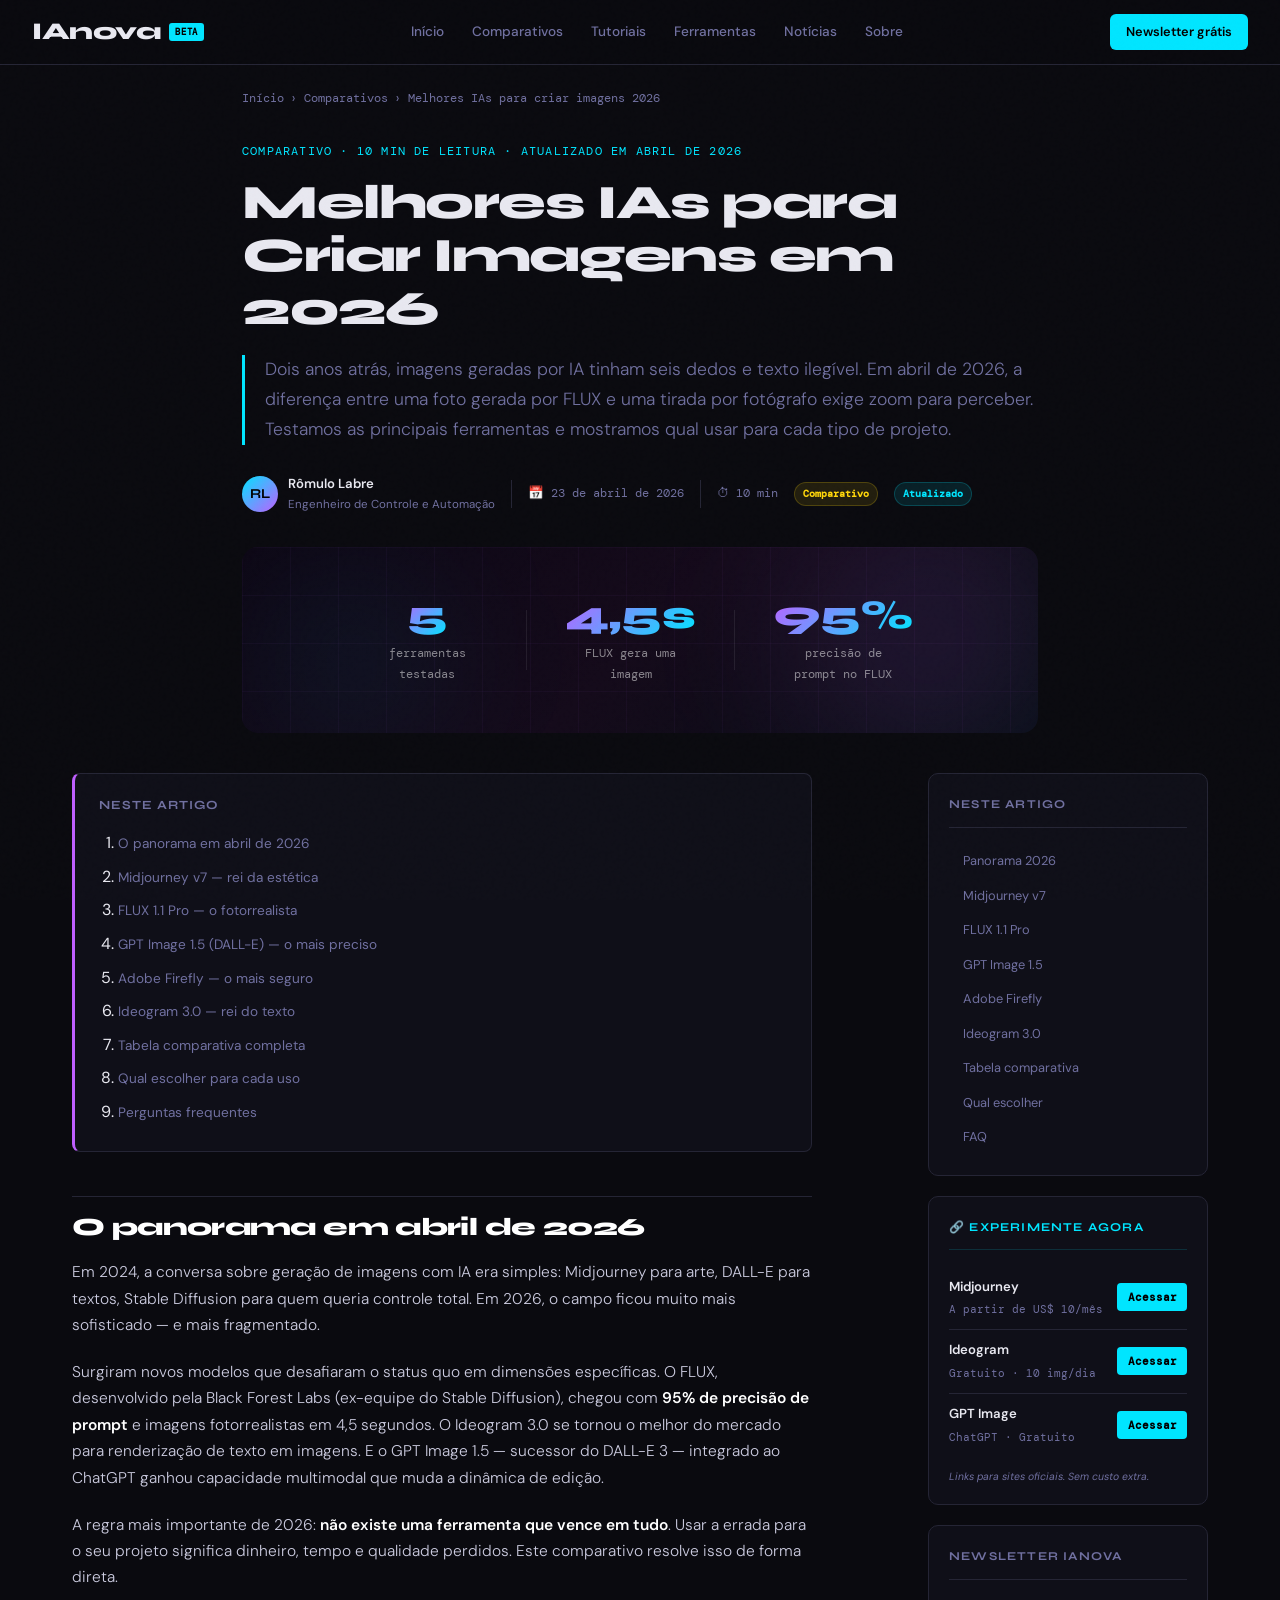
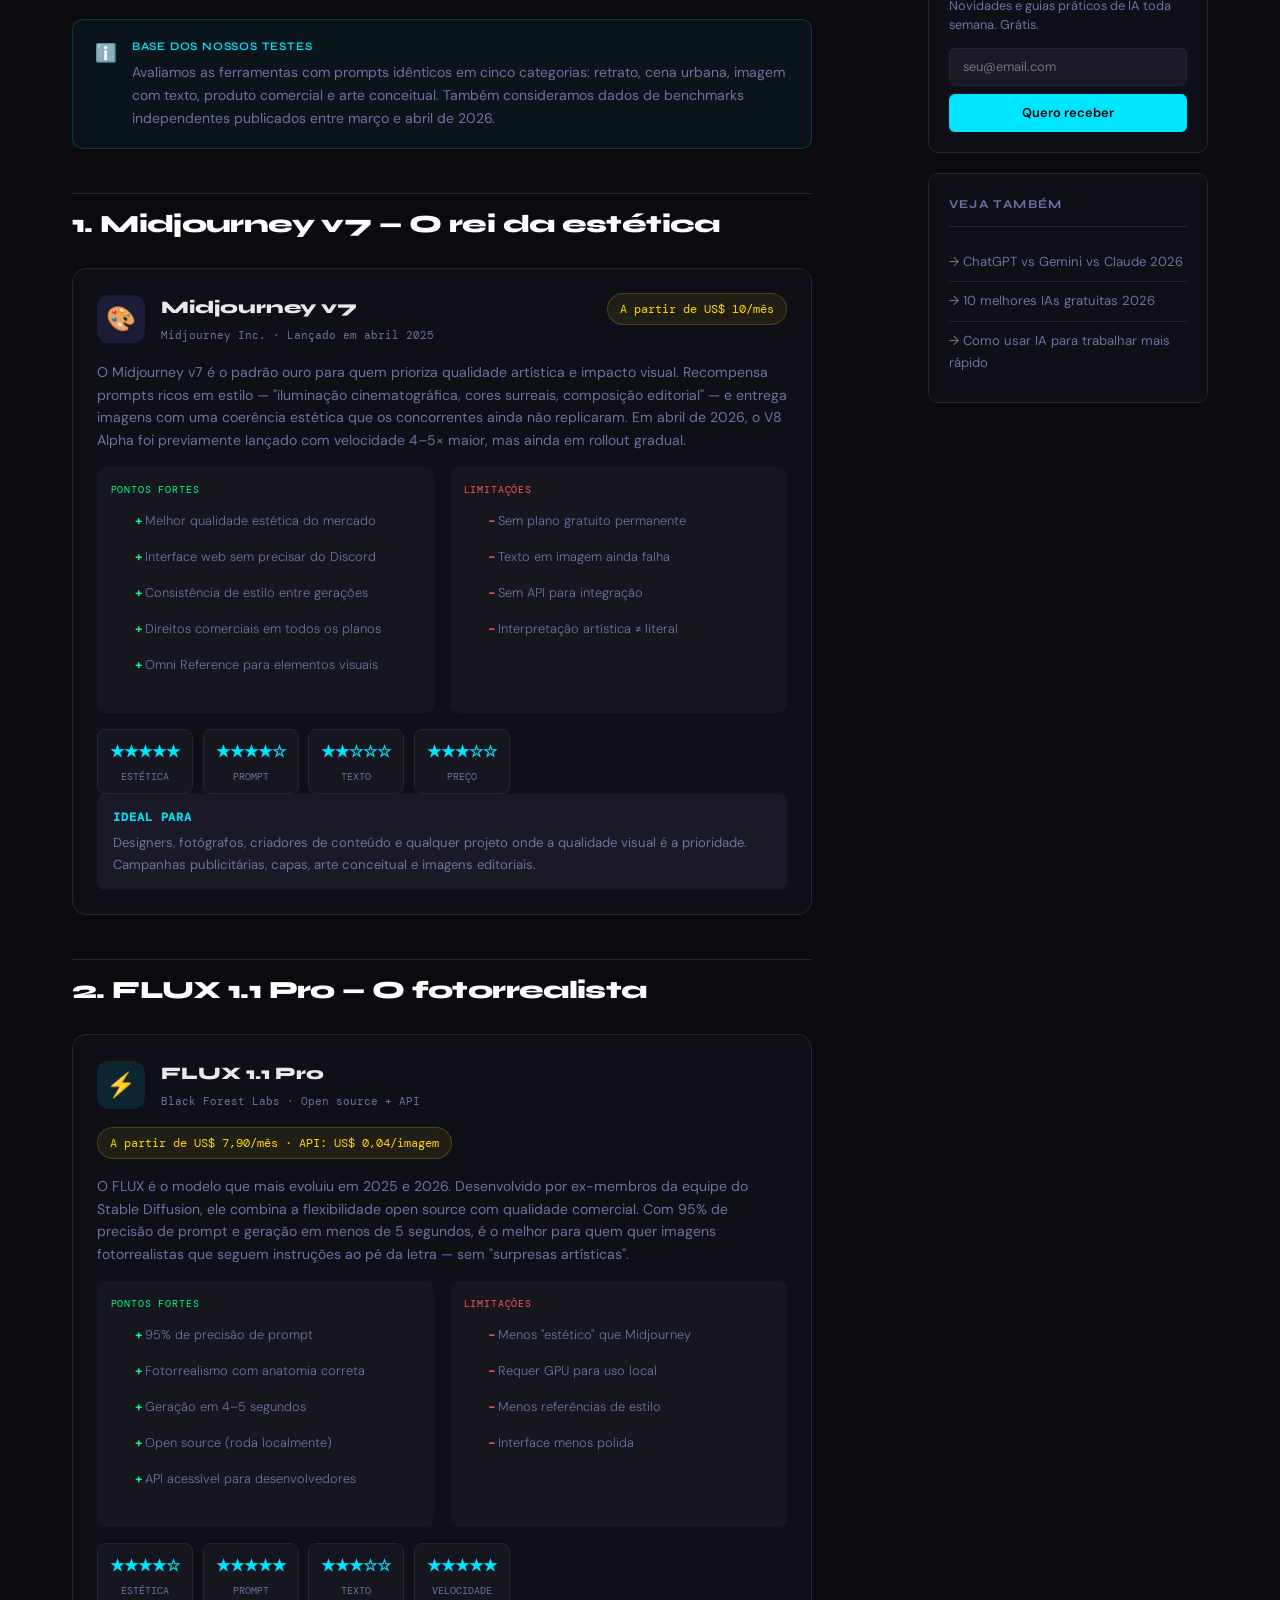
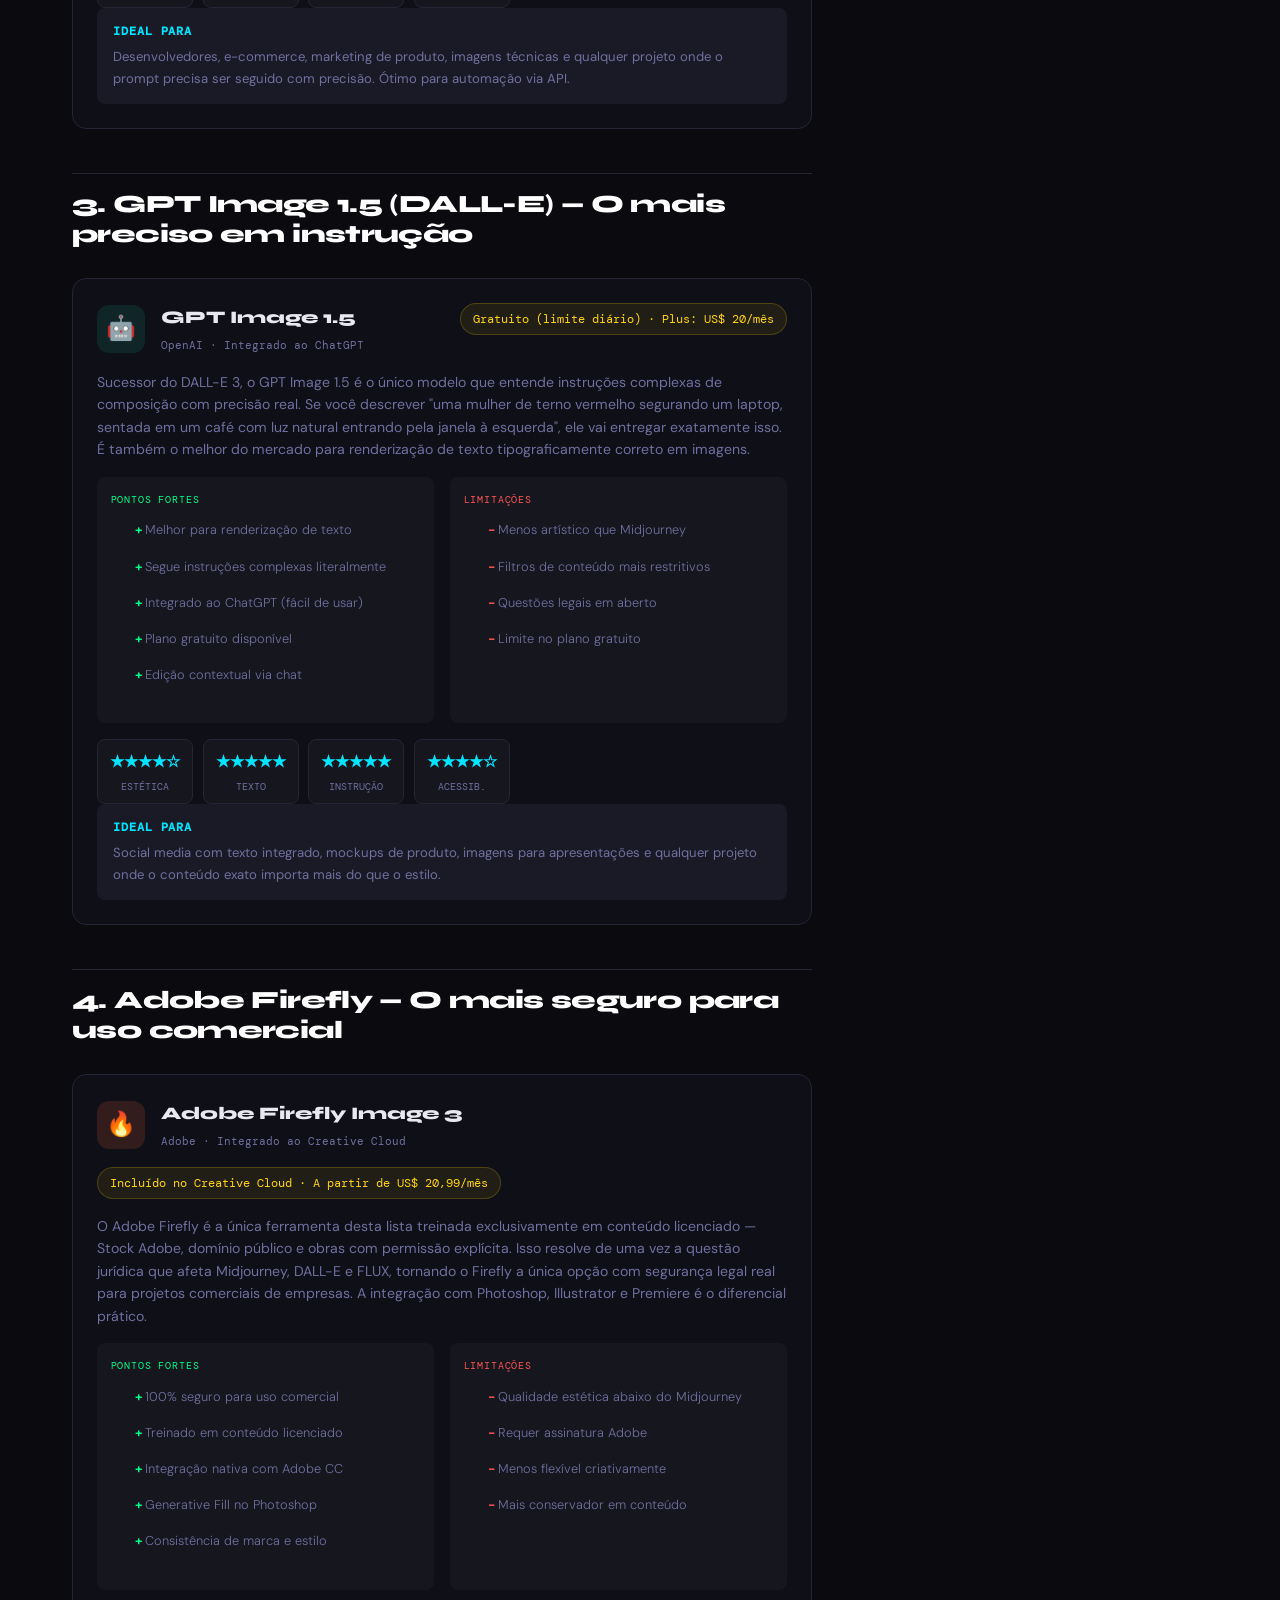
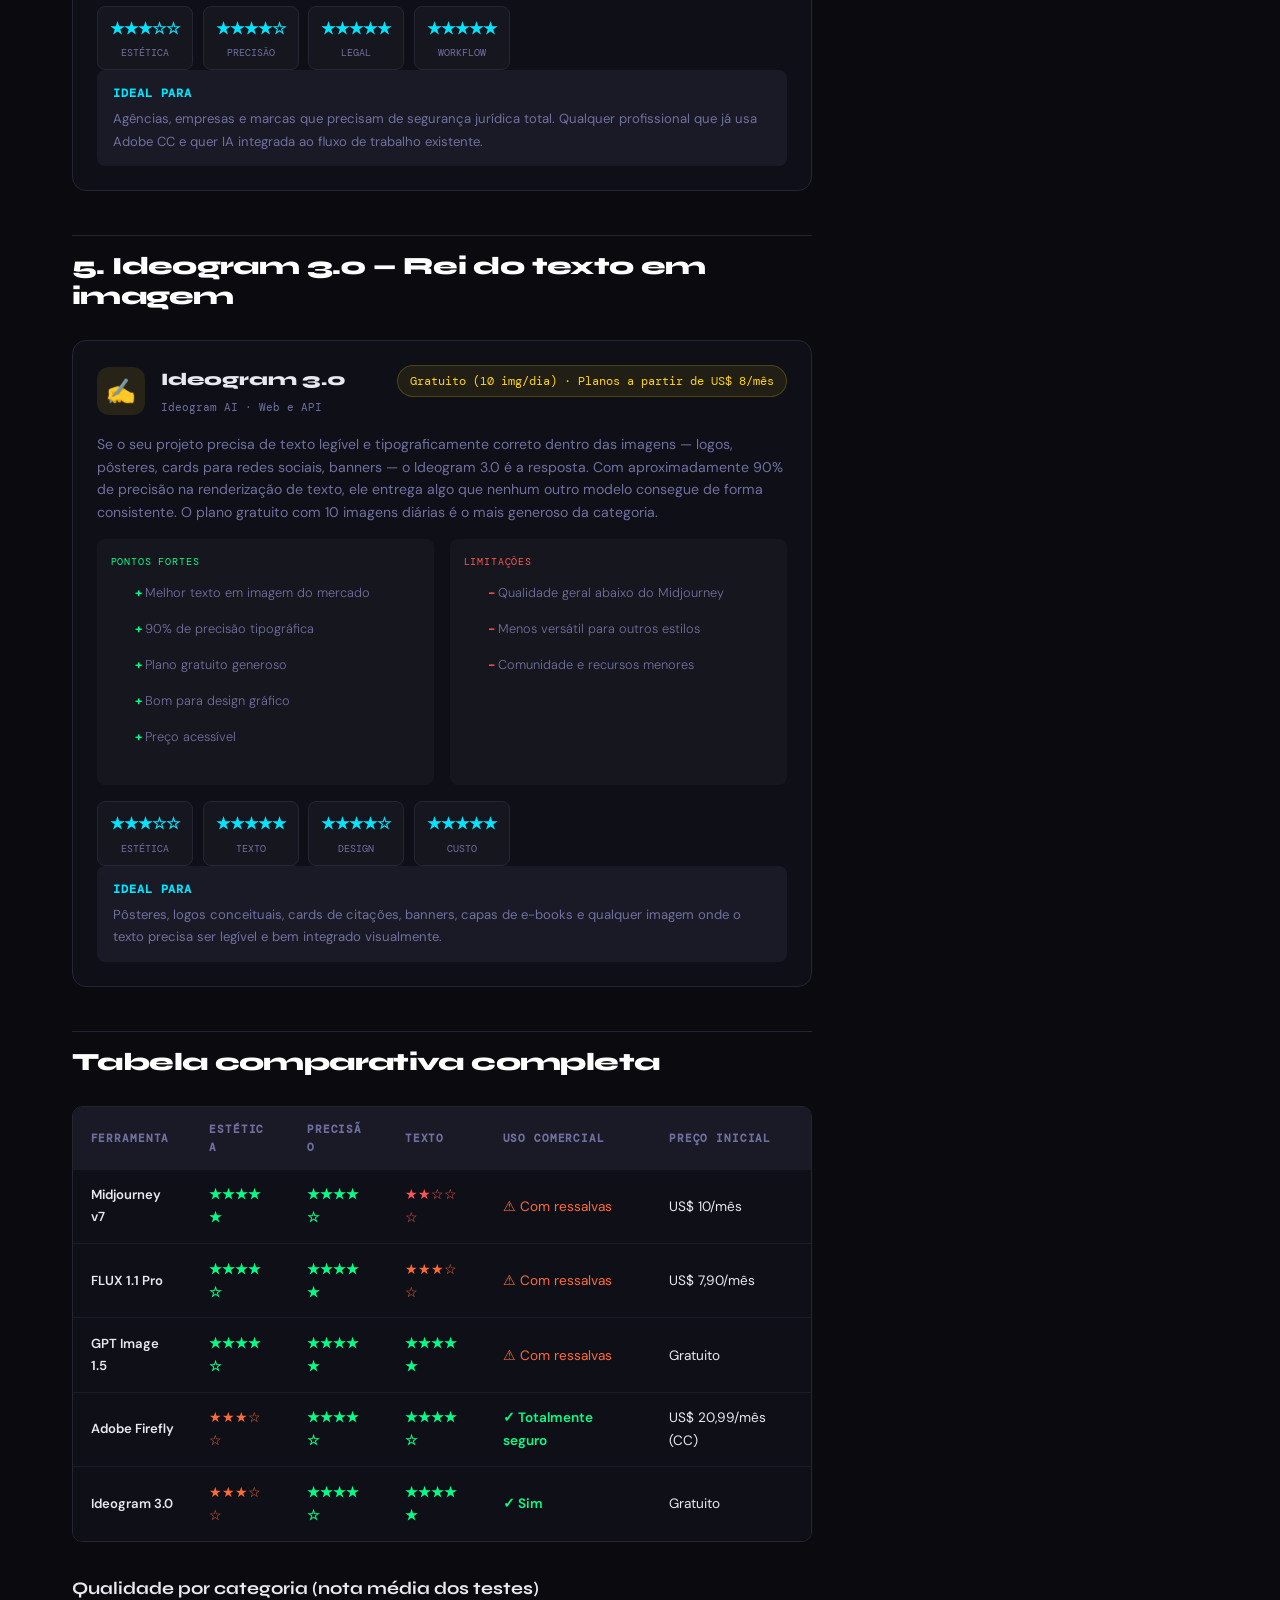
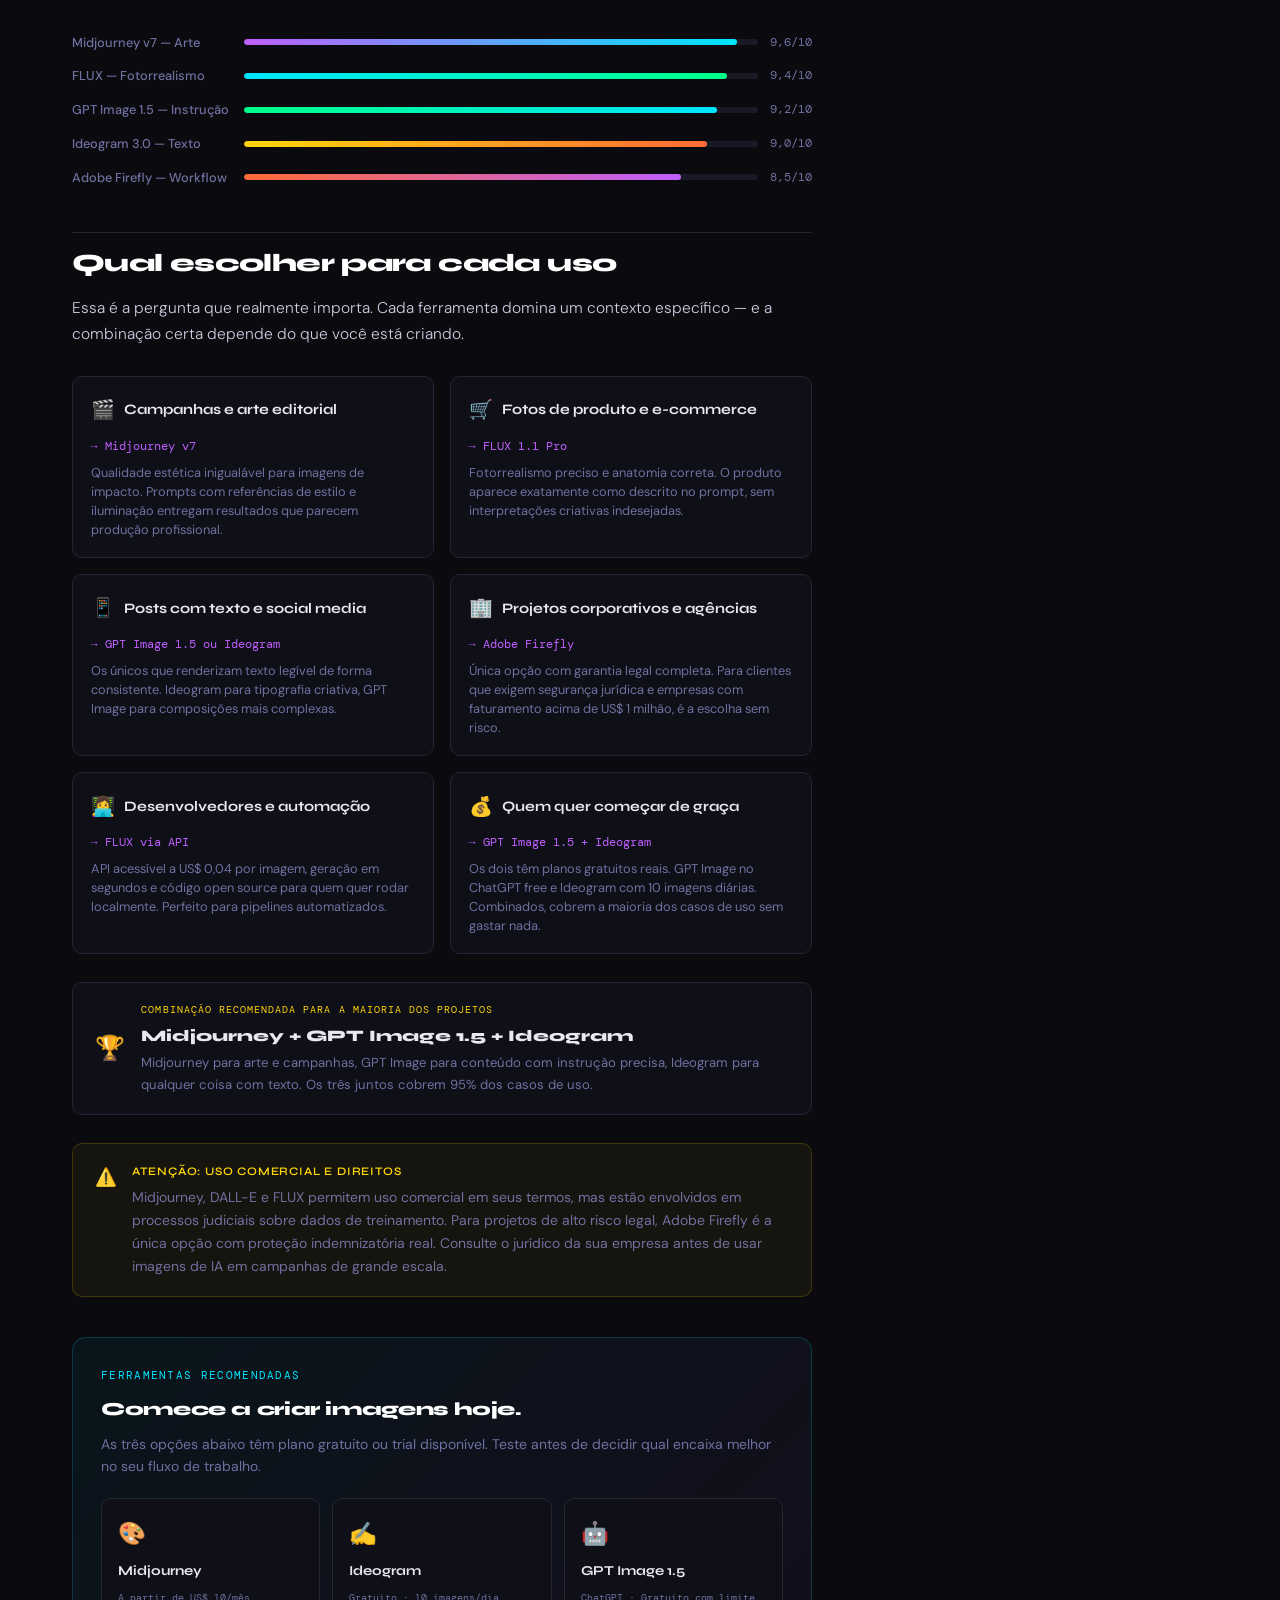
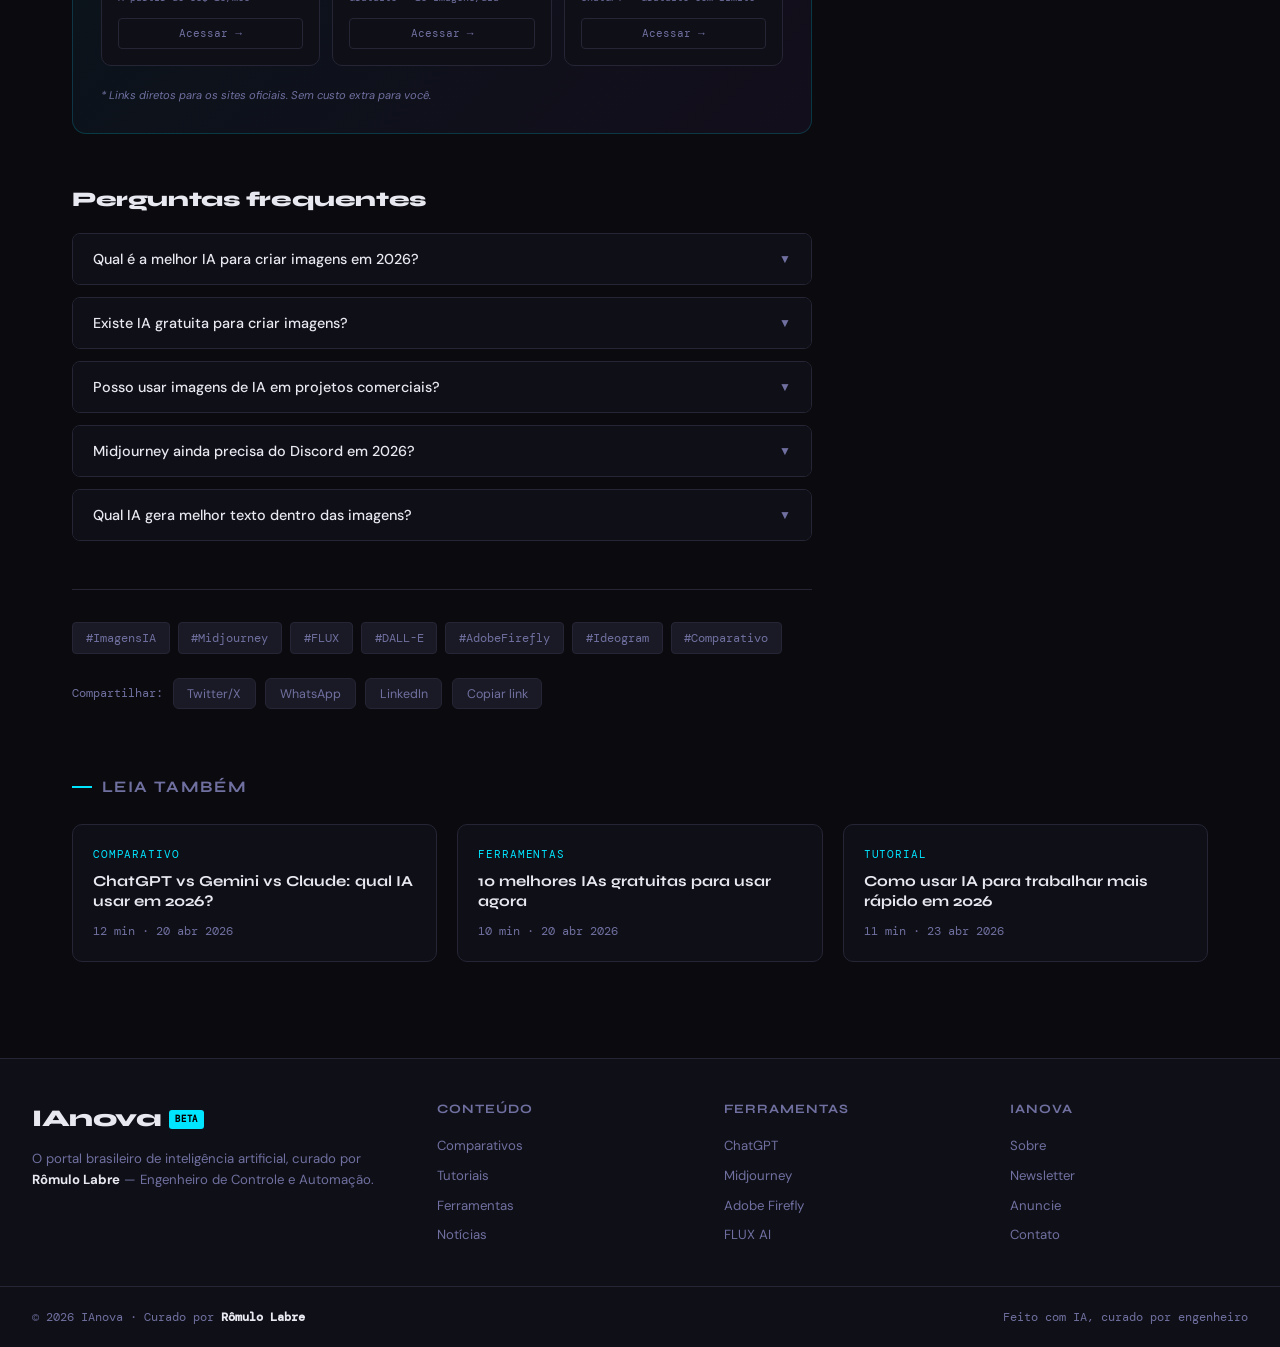
<file: melhores-ias-para-criar-imagens-2026.html>
<!DOCTYPE html>
<html lang="pt-BR">
<head>
  <!-- Google tag (gtag.js) -->
<script async src="https://www.googletagmanager.com/gtag/js?id=G-01B01RZD96"></script>
<script>
  window.dataLayer = window.dataLayer || [];
  function gtag(){dataLayer.push(arguments);}
  gtag('js', new Date());
  gtag('config', 'G-01B01RZD96');
</script>
  <meta charset="UTF-8" />
  <meta name="viewport" content="width=device-width, initial-scale=1.0" />

  <!-- ═══ SEO ═══ -->
  <title>Melhores IAs para Criar Imagens em 2026 — IAnova</title>
  <meta name="description" content="Comparamos Midjourney v7, FLUX, DALL-E 3, Adobe Firefly e Ideogram em testes reais de abril de 2026. Descubra qual IA gera as melhores imagens para cada uso." />
  <meta name="keywords" content="melhores IAs para criar imagens 2026, Midjourney v7, DALL-E 3, Adobe Firefly, FLUX AI, gerador de imagens IA, Ideogram, inteligência artificial imagens" />
  <meta name="author" content="Redação IAnova" />
  <meta name="robots" content="index, follow, max-snippet:-1, max-image-preview:large, max-video-preview:-1" />
  <link rel="canonical" href="https://ianova.ia.br/melhores-ias-para-criar-imagens-2026.html" />

  <!-- Open Graph -->
  <meta property="og:type" content="article" />
  <meta property="og:site_name" content="IAnova" />
  <meta property="og:title" content="Melhores IAs para Criar Imagens em 2026" />
  <meta property="og:description" content="Midjourney, FLUX, DALL-E 3, Firefly e Ideogram testados em abril de 2026. Qual é a melhor para o seu uso?" />
  <meta property="og:url" content="https://ianova.ia.br/melhores-ias-para-criar-imagens-2026.html" />
  <meta property="og:image" content="https://ianova.ia.br/assets/og-ia-imagens-2026.png" />
  <meta property="og:locale" content="pt_BR" />
  <meta property="article:published_time" content="2026-04-23T10:00:00-03:00" />
  <meta property="article:modified_time" content="2026-04-23T10:00:00-03:00" />
  <meta property="article:section" content="Comparativos" />
  <meta property="article:tag" content="Imagens com IA" />
  <meta property="article:tag" content="Midjourney" />
  <meta property="article:tag" content="DALL-E" />

  <!-- Twitter -->
  <meta name="twitter:card" content="summary_large_image" />
  <meta name="twitter:site" content="@ianova" />
  <meta name="twitter:title" content="Melhores IAs para Criar Imagens em 2026" />
  <meta name="twitter:description" content="Midjourney, FLUX, DALL-E 3, Firefly e Ideogram testados. Qual é a melhor para o seu uso?" />
  <meta name="twitter:image" content="https://ianova.ia.br/assets/og-ia-imagens-2026.png" />

  <!-- Schema: Article -->
  <script type="application/ld+json">
  {
    "@context": "https://schema.org",
    "@type": "Article",
    "headline": "Melhores IAs para Criar Imagens em 2026",
    "description": "Comparamos Midjourney v7, FLUX, DALL-E 3, Adobe Firefly e Ideogram com testes reais de abril de 2026.",
    "image": "https://ianova.ia.br/assets/og-ia-imagens-2026.png",
    "author": { "@type": "Person", "name": "Rômulo Labre", "url": "https://ianova.ia.br/sobre" },
    "publisher": { "@type": "Organization", "name": "IAnova", "url": "https://ianova.ia.br" },
    "datePublished": "2026-04-23T10:00:00-03:00",
    "dateModified": "2026-04-23T10:00:00-03:00",
    "mainEntityOfPage": { "@type": "WebPage", "@id": "https://ianova.ia.br/melhores-ias-para-criar-imagens-2026.html" },
    "articleSection": "Comparativos",
    "inLanguage": "pt-BR",
    "timeRequired": "PT10M"
  }
  </script>

  <!-- Schema: FAQ -->
  <script type="application/ld+json">
  {
    "@context": "https://schema.org",
    "@type": "FAQPage",
    "mainEntity": [
      {
        "@type": "Question",
        "name": "Qual é a melhor IA para criar imagens em 2026?",
        "acceptedAnswer": { "@type": "Answer", "text": "Depende do uso. Para imagens artísticas e cinematográficas, Midjourney v7 ainda lidera em qualidade estética. Para fotorrealismo e precisão de prompt, FLUX 1.1 Pro é o melhor. Para uso comercial com segurança jurídica total, Adobe Firefly. Para imagens com texto integrado, Ideogram 3.0 é imbatível." }
      },
      {
        "@type": "Question",
        "name": "Existe IA gratuita para criar imagens?",
        "acceptedAnswer": { "@type": "Answer", "text": "Sim. O ChatGPT gratuito inclui geração de imagens via GPT Image 1.5 com limite diário. O Ideogram tem plano gratuito com 10 imagens por dia. O Bing Image Creator (powered by DALL-E) é totalmente gratuito. Para uso sem limites, o Stable Diffusion pode ser rodado localmente de forma gratuita em um computador com GPU adequada." }
      },
      {
        "@type": "Question",
        "name": "Posso usar imagens geradas por IA comercialmente?",
        "acceptedAnswer": { "@type": "Answer", "text": "Depende da ferramenta. Midjourney e DALL-E permitem uso comercial nos planos pagos, mas estão sujeitos a processos judiciais sobre dados de treinamento. Adobe Firefly é a única opção com garantia legal completa, treinada exclusivamente em conteúdo licenciado. Sempre verifique os termos de uso da ferramenta antes de usar imagens em projetos comerciais." }
      },
      {
        "@type": "Question",
        "name": "Midjourney ainda precisa do Discord em 2026?",
        "acceptedAnswer": { "@type": "Answer", "text": "Não. O Midjourney tem interface web completa em midjourney.com desde 2024. O Discord ainda é acessível para quem prefere a comunidade, mas não é mais obrigatório. A interface web é mais limpa e indicada para iniciantes." }
      },
      {
        "@type": "Question",
        "name": "Qual IA gera melhor texto dentro das imagens?",
        "acceptedAnswer": { "@type": "Answer", "text": "Ideogram 3.0 lidera com aproximadamente 90% de precisão na renderização de texto. GPT Image 1.5 (DALL-E) é o segundo melhor e excelente para tipografia em contexto. Midjourney v7 melhorou bastante, mas ainda falha em textos longos. Stable Diffusion historicamente é o pior nessa categoria." }
      }
    ]
  }
  </script>

  <!-- Schema: Breadcrumb -->
  <script type="application/ld+json">
  {
    "@context": "https://schema.org",
    "@type": "BreadcrumbList",
    "itemListElement": [
      { "@type": "ListItem", "position": 1, "name": "Início", "item": "https://ianova.ia.br/" },
      { "@type": "ListItem", "position": 2, "name": "Comparativos", "item": "https://ianova.ia.br" },
      { "@type": "ListItem", "position": 3, "name": "Melhores IAs para criar imagens 2026", "item": "https://ianova.ia.br/melhores-ias-para-criar-imagens-2026.html" }
    ]
  }
  </script>

  <!-- ═══ CSS GLOBAL ═══ -->
  <link rel="stylesheet" href="style.css" />
  <link rel="preconnect" href="https://fonts.googleapis.com" />
  <link rel="preconnect" href="https://fonts.gstatic.com" crossorigin />
  <link href="https://fonts.googleapis.com/css2?family=Syne:wght@400;600;700;800&family=DM+Sans:ital,wght@0,300;0,400;0,500;1,300&family=DM+Mono:wght@400;500&display=swap" rel="stylesheet" />

  <style>
    *, *::before, *::after { box-sizing: border-box; margin: 0; padding: 0; }
    :root {
      --bg: #0a0a0f; --bg2: #0f0f18; --bg3: #16161f;
      --surface: #1a1a26; --border: #252535;
      --text: #e8e8f0; --muted: #7070a0;
      --accent: #00e5ff; --accent2: #bf5fff; --accent3: #ff6b35;
      --green: #00ff88; --yellow: #ffd60a;
      --fhead: 'Syne', sans-serif; --fbody: 'DM Sans', sans-serif; --fmono: 'DM Mono', monospace;
    }
    html { scroll-behavior: smooth; }
    body { background: var(--bg); color: var(--text); font-family: var(--fbody); font-size: 16px; line-height: 1.7; overflow-x: hidden; }
    body::before { content: ''; position: fixed; inset: 0; background-image: url("data:image/svg+xml,%3Csvg viewBox='0 0 256 256' xmlns='http://www.w3.org/2000/svg'%3E%3Cfilter id='n'%3E%3CfeTurbulence type='fractalNoise' baseFrequency='0.9' numOctaves='4' stitchTiles='stitch'/%3E%3C/filter%3E%3Crect width='100%25' height='100%25' filter='url(%23n)' opacity='0.04'/%3E%3C/svg%3E"); pointer-events: none; z-index: 9999; opacity: .4; }
    ::-webkit-scrollbar { width: 4px; } ::-webkit-scrollbar-track { background: var(--bg); } ::-webkit-scrollbar-thumb { background: var(--accent); border-radius: 2px; }
    #progress { position: fixed; top: 0; left: 0; z-index: 9998; height: 2px; width: 0%; background: linear-gradient(90deg, var(--accent), var(--accent2)); transition: width .1s linear; }

    header { position: sticky; top: 0; z-index: 100; background: rgba(10,10,15,.88); backdrop-filter: blur(20px); border-bottom: 1px solid var(--border); }
    .header-inner { max-width: 1280px; margin: 0 auto; padding: 0 2rem; display: flex; align-items: center; justify-content: space-between; height: 64px; }
    .logo { font-family: var(--fhead); font-size: 1.5rem; font-weight: 800; color: var(--text); text-decoration: none; display: flex; align-items: center; gap: .5rem; letter-spacing: -.02em; }
    .logo-badge { background: var(--accent); color: #000; font-size: .55rem; font-weight: 700; padding: 2px 6px; border-radius: 3px; font-family: var(--fmono); }
    nav { display: flex; gap: .25rem; }
    nav a { color: var(--muted); text-decoration: none; font-size: .85rem; font-weight: 500; padding: .4rem .75rem; border-radius: 6px; transition: color .2s, background .2s; }
    nav a:hover { color: var(--text); background: var(--surface); }
    .header-cta { background: var(--accent); color: #000; border: none; font-family: var(--fbody); font-size: .8rem; font-weight: 600; padding: .45rem 1rem; border-radius: 6px; cursor: pointer; text-decoration: none; transition: opacity .2s; }
    .header-cta:hover { opacity: .85; }
    .menu-toggle { display: none; flex-direction: column; gap: 5px; background: none; border: none; cursor: pointer; padding: .4rem; }
    .menu-toggle span { display: block; width: 22px; height: 2px; background: var(--text); border-radius: 2px; }
    .mobile-nav { display: none; flex-direction: column; position: fixed; top: 64px; left: 0; right: 0; z-index: 200; background: var(--bg2); border-bottom: 1px solid var(--border); padding: .75rem 1.25rem; box-shadow: 0 8px 32px rgba(0,0,0,.5); }
    .mobile-nav a { color: var(--muted); text-decoration: none; font-size: .95rem; font-weight: 500; padding: .65rem 0; border-bottom: 1px solid var(--border); transition: color .2s; }
    .mobile-nav a:last-child { border-bottom: none; }
    .mobile-nav a:hover { color: var(--accent); }
    .mobile-nav.open { display: flex; }
    .nav-backdrop { display: none; position: fixed; inset: 0; top: 64px; z-index: 199; background: rgba(0,0,0,.4); }
    .nav-backdrop.open { display: block; }

    .breadcrumb { max-width: 860px; margin: 0 auto; padding: 1.5rem 2rem .5rem; font-family: var(--fmono); font-size: .72rem; color: var(--muted); display: flex; align-items: center; gap: .4rem; flex-wrap: wrap; }
    .breadcrumb a { color: var(--muted); text-decoration: none; }
    .breadcrumb a:hover { color: var(--accent); }

    .article-header { max-width: 860px; margin: 0 auto; padding: 1.5rem 2rem 2rem; }
    .article-category { font-family: var(--fmono); font-size: .75rem; color: var(--accent); text-transform: uppercase; letter-spacing: .1em; margin-bottom: 1rem; }
    .article-title { font-family: var(--fhead); font-size: clamp(1.8rem, 4.5vw, 3rem); font-weight: 800; line-height: 1.1; letter-spacing: -.03em; margin-bottom: 1.25rem; }
    .article-lead { font-size: 1.1rem; color: var(--muted); font-weight: 300; line-height: 1.7; margin-bottom: 1.75rem; border-left: 3px solid var(--accent); padding-left: 1.25rem; }
    .article-meta { display: flex; align-items: center; gap: 1rem; flex-wrap: wrap; }
    .author { display: flex; align-items: center; gap: .6rem; }
    .author-avatar { width: 36px; height: 36px; border-radius: 50%; background: linear-gradient(135deg, var(--accent), var(--accent2)); display: flex; align-items: center; justify-content: center; font-size: .85rem; font-weight: 700; color: #000; font-family: var(--fhead); flex-shrink: 0; }
    .author-name { font-size: .82rem; font-weight: 600; }
    .author-role { font-size: .72rem; color: var(--muted); }
    .meta-divider { width: 1px; height: 28px; background: var(--border); }
    .meta-item { font-size: .78rem; color: var(--muted); font-family: var(--fmono); }
    .badge { font-size: .65rem; font-family: var(--fmono); font-weight: 600; padding: 2px 8px; border-radius: 100px; }
    .badge-blue { background: rgba(0,229,255,.1); color: var(--accent); border: 1px solid rgba(0,229,255,.2); }
    .badge-green { background: rgba(0,255,136,.1); color: var(--green); border: 1px solid rgba(0,255,136,.2); }
    .badge-yellow { background: rgba(255,214,10,.1); color: var(--yellow); border: 1px solid rgba(255,214,10,.2); }

    .article-hero { max-width: 860px; margin: 0 auto 2.5rem; padding: 0 2rem; }
    .hero-visual { border-radius: 16px; overflow: hidden; background: linear-gradient(135deg, #0d0614 0%, #140a1a 50%, #060d14 100%); padding: 3rem 2rem; position: relative; display: flex; align-items: center; justify-content: center; gap: clamp(1rem, 3vw, 2.5rem); flex-wrap: wrap; }
    .hero-visual .grid-bg { position: absolute; inset: 0; background-image: linear-gradient(rgba(191,95,255,.04) 1px, transparent 1px), linear-gradient(90deg, rgba(191,95,255,.04) 1px, transparent 1px); background-size: 48px 48px; }
    .hero-visual .orb { position: absolute; border-radius: 50%; filter: blur(70px); }
    .orb-1 { width: 280px; height: 280px; background: rgba(191,95,255,.1); top: -50px; right: -30px; }
    .orb-2 { width: 200px; height: 200px; background: rgba(0,229,255,.06); bottom: -30px; left: 10px; }
    .hero-stat { position: relative; z-index: 1; display: flex; flex-direction: column; align-items: center; gap: .5rem; }
    .hero-stat-number { font-family: var(--fhead); font-size: 2.5rem; font-weight: 800; line-height: 1; background: linear-gradient(135deg, var(--accent2), var(--accent)); -webkit-background-clip: text; -webkit-text-fill-color: transparent; background-clip: text; }
    .hero-stat-label { font-size: .78rem; color: rgba(255,255,255,.5); text-align: center; font-family: var(--fmono); max-width: 120px; }
    .hero-divider { width: 1px; height: 60px; background: rgba(255,255,255,.08); }

    .article-layout { max-width: 1200px; margin: 0 auto; padding: 0 2rem 4rem; display: grid; grid-template-columns: 1fr 280px; gap: 3.5rem; align-items: start; }
    .article-body { max-width: 740px; overflow-wrap: break-word; word-break: break-word; }

    .toc { background: var(--bg2); border: 1px solid var(--border); border-left: 3px solid var(--accent2); border-radius: 8px; padding: 1.25rem 1.5rem; margin-bottom: 2.5rem; }
    .toc-title { font-family: var(--fhead); font-size: .78rem; font-weight: 700; text-transform: uppercase; letter-spacing: .08em; color: var(--muted); margin-bottom: .85rem; }
    .toc ol { padding-left: 1.2rem; }
    .toc li { margin-bottom: .4rem; }
    .toc a { color: var(--muted); text-decoration: none; font-size: .85rem; transition: color .2s; }
    .toc a:hover { color: var(--accent); }

    .prose h2 { font-family: var(--fhead); font-size: 1.55rem; font-weight: 800; letter-spacing: -.025em; margin: 2.75rem 0 1rem; color: #fff; line-height: 1.2; padding-top: 1rem; border-top: 1px solid var(--border); }
    .prose h3 { font-family: var(--fhead); font-size: 1.1rem; font-weight: 700; margin: 2rem 0 .7rem; color: var(--text); }
    .prose p { margin-bottom: 1.3rem; color: #cccce0; font-weight: 300; font-size: .97rem; }
    .prose strong { font-weight: 600; color: #fff; }
    .prose em { font-style: italic; color: var(--muted); }
    .prose a { color: var(--accent); text-decoration: none; border-bottom: 1px solid rgba(0,229,255,.3); }
    .prose a:hover { border-color: var(--accent); }
    .prose ul, .prose ol { padding-left: 1.5rem; margin-bottom: 1.3rem; }
    .prose li { margin-bottom: .5rem; color: #cccce0; font-weight: 300; font-size: .97rem; }
    .prose blockquote { border-left: 3px solid var(--accent2); margin: 1.75rem 0; padding: .85rem 1.25rem; background: rgba(191,95,255,.04); border-radius: 0 6px 6px 0; font-style: italic; color: var(--muted); font-size: .95rem; }

    .callout { border-radius: 10px; padding: 1.1rem 1.4rem; margin: 1.75rem 0; display: flex; gap: .9rem; align-items: flex-start; }
    .callout-info { background: rgba(0,229,255,.05); border: 1px solid rgba(0,229,255,.18); }
    .callout-tip { background: rgba(0,255,136,.05); border: 1px solid rgba(0,255,136,.18); }
    .callout-warn { background: rgba(255,214,10,.05); border: 1px solid rgba(255,214,10,.18); }
    .callout-icon { font-size: 1.1rem; flex-shrink: 0; margin-top: .1rem; }
    .callout-body { font-size: .875rem; line-height: 1.65; color: var(--muted); }
    .callout-body strong { display: block; font-family: var(--fhead); font-size: .72rem; text-transform: uppercase; letter-spacing: .07em; margin-bottom: .3rem; }
    .callout-info strong { color: var(--accent); }
    .callout-tip strong { color: var(--green); }
    .callout-warn strong { color: var(--yellow); }

    /* Tool detail cards */
    .tool-detail { background: var(--bg2); border: 1px solid var(--border); border-radius: 14px; padding: 1.5rem; margin: 1.75rem 0; transition: border-color .2s; }
    .tool-detail:hover { border-color: rgba(0,229,255,.2); }
    .td-head { display: flex; align-items: flex-start; justify-content: space-between; gap: 1rem; margin-bottom: 1rem; flex-wrap: wrap; }
    .td-left { display: flex; align-items: center; gap: 1rem; }
    .td-icon { width: 48px; height: 48px; border-radius: 12px; display: flex; align-items: center; justify-content: center; font-size: 1.5rem; flex-shrink: 0; }
    .td-info h3 { font-family: var(--fhead); font-size: 1.1rem; font-weight: 800; margin: 0 0 .2rem; }
    .td-info .td-maker { font-family: var(--fmono); font-size: .7rem; color: var(--muted); }
    .td-price { font-family: var(--fmono); font-size: .75rem; color: var(--yellow); background: rgba(255,214,10,.08); border: 1px solid rgba(255,214,10,.2); padding: .3rem .75rem; border-radius: 20px; white-space: nowrap; }
    .td-desc { font-size: .88rem; color: var(--muted); line-height: 1.6; margin-bottom: 1rem; }
    .td-pros-cons { display: grid; grid-template-columns: 1fr 1fr; gap: 1rem; margin-bottom: 1rem; }
    .td-pro, .td-con { background: var(--bg3); border-radius: 8px; padding: .85rem; }
    .td-pro-label { font-family: var(--fmono); font-size: .65rem; text-transform: uppercase; letter-spacing: .08em; color: var(--green); margin-bottom: .5rem; }
    .td-con-label { font-family: var(--fmono); font-size: .65rem; text-transform: uppercase; letter-spacing: .08em; color: #ff5555; margin-bottom: .5rem; }
    .td-pro li, .td-con li { font-size: .8rem; color: var(--muted); list-style: none; padding: .2rem 0; }
    .td-pro li::before { content: '+ '; color: var(--green); font-weight: 700; }
    .td-con li::before { content: '− '; color: #ff5555; font-weight: 700; }
    .td-verdict { background: var(--surface); border-radius: 8px; padding: .85rem 1rem; font-size: .82rem; color: var(--muted); }
    .td-verdict strong { color: var(--accent); font-family: var(--fmono); font-size: .72rem; text-transform: uppercase; letter-spacing: .08em; display: block; margin-bottom: .3rem; }
    .td-scores { display: flex; gap: .6rem; flex-wrap: wrap; margin-top: .75rem; }
    .td-score { display: flex; flex-direction: column; align-items: center; gap: .2rem; background: var(--bg3); border: 1px solid var(--border); border-radius: 8px; padding: .5rem .75rem; }
    .td-score-val { font-family: var(--fhead); font-size: 1rem; font-weight: 800; color: var(--accent); }
    .td-score-label { font-family: var(--fmono); font-size: .6rem; color: var(--muted); text-transform: uppercase; }

    /* winner box */
    .winner-box { background: var(--bg2); border: 1px solid var(--border); border-radius: 10px; padding: 1.1rem 1.4rem; margin: 1.5rem 0; display: flex; align-items: center; gap: 1rem; }
    .winner-box .wb-trophy { font-size: 1.5rem; flex-shrink: 0; }
    .winner-box .wb-label { font-family: var(--fmono); font-size: .65rem; text-transform: uppercase; letter-spacing: .1em; color: var(--yellow); margin-bottom: .2rem; }
    .winner-box .wb-name { font-family: var(--fhead); font-size: 1rem; font-weight: 800; }
    .winner-box .wb-reason { font-size: .82rem; color: var(--muted); margin-top: .2rem; }

    /* Bar chart */
    .bar-chart { margin: 1.75rem 0; }
    .bar-row { display: flex; align-items: center; gap: .75rem; margin-bottom: .75rem; }
    .bar-label { font-size: .8rem; color: var(--muted); min-width: 160px; font-weight: 500; }
    .bar-track { flex: 1; height: 6px; background: var(--surface); border-radius: 3px; overflow: hidden; }
    .bar-fill { height: 100%; border-radius: 3px; }
    .bar-val { font-family: var(--fmono); font-size: .72rem; color: var(--muted); min-width: 40px; text-align: right; }

    /* Comp table */
    .comp-table-wrap { overflow-x: auto; margin: 1.75rem 0; border-radius: 10px; overflow: hidden; border: 1px solid var(--border); }
    .comp-table { width: 100%; border-collapse: collapse; min-width: 520px; }
    .comp-table th { background: var(--surface); padding: .8rem 1.1rem; font-family: var(--fmono); font-size: .68rem; text-transform: uppercase; letter-spacing: .08em; color: var(--muted); text-align: left; }
    .comp-table td { padding: .85rem 1.1rem; font-size: .85rem; border-bottom: 1px solid rgba(37,37,53,.6); background: var(--bg2); }
    .comp-table tr:last-child td { border-bottom: none; }
    .comp-table tr:hover td { background: var(--bg3); }
    .comp-table .row-label { font-weight: 600; color: var(--text); font-size: .82rem; }
    .check { color: var(--green); font-weight: 600; }
    .cross { color: #ff5555; }
    .partial { color: var(--accent3); }

    /* Use-case grid */
    .usecase-grid { display: grid; grid-template-columns: 1fr 1fr; gap: 1rem; margin: 1.75rem 0; }
    .usecase-card { background: var(--bg2); border: 1px solid var(--border); border-radius: 10px; padding: 1.1rem; transition: border-color .2s; }
    .usecase-card:hover { border-color: rgba(191,95,255,.3); }
    .uc-head { display: flex; align-items: center; gap: .6rem; margin-bottom: .6rem; }
    .uc-icon { font-size: 1.2rem; }
    .uc-title { font-family: var(--fhead); font-size: .9rem; font-weight: 700; }
    .uc-tool { font-family: var(--fmono); font-size: .72rem; color: var(--accent2); margin-bottom: .4rem; }
    .uc-reason { font-size: .8rem; color: var(--muted); line-height: 1.5; }

    /* Monetização */
    .affiliate-widget { background: linear-gradient(135deg,rgba(0,229,255,.06),rgba(191,95,255,.06)); border: 1px solid rgba(0,229,255,.2); }
    .affiliate-widget .widget-title { color: var(--accent); border-bottom-color: rgba(0,229,255,.15); }
    .aff-tool { display: flex; align-items: center; justify-content: space-between; padding: .6rem 0; border-bottom: 1px solid var(--border); gap: .5rem; }
    .aff-tool:last-of-type { border-bottom: none; }
    .aff-tool-info { display: flex; flex-direction: column; gap: .15rem; }
    .aff-tool-name { font-size: .82rem; font-weight: 600; color: var(--text); }
    .aff-tool-desc { font-size: .7rem; color: var(--muted); font-family: var(--fmono); }
    .btn-try { background: var(--accent); color: #000; font-size: .68rem; font-weight: 700; font-family: var(--fmono); padding: .3rem .65rem; border-radius: 4px; text-decoration: none; flex-shrink: 0; transition: opacity .2s; }
    .btn-try:hover { opacity: .85; }
    .btn-try.placeholder { background: var(--surface); color: var(--muted); border: 1px solid var(--border); pointer-events: none; }
    .aff-disclaimer { font-size: .65rem; color: var(--muted); margin-top: .75rem; line-height: 1.5; font-style: italic; }
    .article-cta { background: linear-gradient(135deg,rgba(0,229,255,.05),rgba(191,95,255,.05)); border: 1px solid rgba(0,229,255,.18); border-radius: 14px; padding: 1.75rem; margin: 2.5rem 0; }
    .article-cta-label { font-family: var(--fmono); font-size: .68rem; text-transform: uppercase; letter-spacing: .12em; color: var(--accent); margin-bottom: .6rem; }
    .article-cta-title { font-family: var(--fhead); font-size: 1.15rem; font-weight: 800; color: #fff; margin-bottom: .5rem; letter-spacing: -.02em; }
    .article-cta-text { font-size: .875rem; color: var(--muted); line-height: 1.6; margin-bottom: 1.25rem; }
    .article-cta-tools { display: grid; grid-template-columns: repeat(3,1fr); gap: .75rem; margin-bottom: 1.25rem; }
    .cta-tool-card { background: var(--bg2); border: 1px solid var(--border); border-radius: 10px; padding: 1rem; display: flex; flex-direction: column; gap: .4rem; transition: border-color .2s; }
    .cta-tool-card:hover { border-color: rgba(0,229,255,.3); }
    .cta-tool-icon { font-size: 1.4rem; }
    .cta-tool-name { font-family: var(--fhead); font-size: .85rem; font-weight: 700; color: var(--text); }
    .cta-tool-tag { font-family: var(--fmono); font-size: .65rem; color: var(--muted); }
    .cta-tool-btn { margin-top: .35rem; display: inline-block; background: transparent; border: 1px solid var(--border); color: var(--muted); font-size: .7rem; font-family: var(--fmono); padding: .3rem .6rem; border-radius: 4px; text-decoration: none; text-align: center; transition: all .2s; }
    .cta-tool-btn:hover { border-color: var(--accent); color: var(--accent); }
    .cta-tool-btn.placeholder { pointer-events: none; opacity: .45; }
    .article-cta-footer { font-size: .7rem; color: var(--muted); font-style: italic; }

    /* FAQ */
    .faq { margin-top: 3rem; }
    .faq-title { font-family: var(--fhead); font-size: 1.3rem; font-weight: 800; letter-spacing: -.02em; margin-bottom: 1rem; }
    .faq-item { border: 1px solid var(--border); border-radius: 8px; overflow: hidden; margin-bottom: .75rem; }
    .faq-q { width: 100%; background: var(--bg2); border: none; padding: 1rem 1.25rem; display: flex; align-items: center; justify-content: space-between; font-family: var(--fbody); font-size: .9rem; font-weight: 500; color: var(--text); cursor: pointer; text-align: left; transition: background .2s; }
    .faq-q:hover { background: var(--bg3); }
    .faq-arrow { color: var(--muted); font-size: .75rem; transition: transform .25s; flex-shrink: 0; }
    .faq-item.open .faq-arrow { transform: rotate(180deg); }
    .faq-a { max-height: 0; overflow: hidden; transition: max-height .3s ease, padding .3s; background: var(--surface); font-size: .875rem; color: var(--muted); line-height: 1.7; }
    .faq-item.open .faq-a { max-height: 300px; padding: 1rem 1.25rem; }

    /* Article footer */
    .article-footer { margin-top: 3rem; padding-top: 2rem; border-top: 1px solid var(--border); }
    .af-tags { display: flex; gap: .5rem; flex-wrap: wrap; margin-bottom: 1.5rem; }
    .af-tag { background: var(--surface); color: var(--muted); font-size: .75rem; font-family: var(--fmono); padding: .3rem .8rem; border-radius: 4px; border: 1px solid var(--border); text-decoration: none; transition: all .2s; }
    .af-tag:hover { border-color: var(--accent); color: var(--accent); }
    .share-row { display: flex; align-items: center; gap: .6rem; flex-wrap: wrap; }
    .share-label { font-size: .78rem; color: var(--muted); font-family: var(--fmono); }
    .share-btn { background: var(--surface); border: 1px solid var(--border); color: var(--muted); font-size: .78rem; padding: .4rem .85rem; border-radius: 6px; cursor: pointer; font-family: var(--fbody); transition: all .2s; }
    .share-btn:hover { border-color: var(--accent); color: var(--accent); }

    /* Related */
    .related { max-width: 1200px; margin: 0 auto; padding: 0 2rem 4rem; }
    .related-title { font-family: var(--fhead); font-size: 1rem; font-weight: 700; color: var(--muted); text-transform: uppercase; letter-spacing: .1em; display: flex; align-items: center; gap: .6rem; margin-bottom: 1.5rem; }
    .related-title::before { content: ''; display: block; width: 20px; height: 2px; background: var(--accent); }
    .related-grid { display: grid; grid-template-columns: repeat(3,1fr); gap: 1.25rem; }
    .related-card { background: var(--bg2); border: 1px solid var(--border); border-radius: 10px; padding: 1.25rem; text-decoration: none; display: block; transition: all .2s; }
    .related-card:hover { border-color: rgba(0,229,255,.3); transform: translateY(-2px); }
    .rc-cat { font-family: var(--fmono); font-size: .68rem; color: var(--accent); text-transform: uppercase; letter-spacing: .08em; margin-bottom: .5rem; }
    .rc-title { font-family: var(--fhead); font-size: .95rem; font-weight: 700; color: var(--text); line-height: 1.3; margin-bottom: .6rem; }
    .rc-meta { font-size: .75rem; color: var(--muted); font-family: var(--fmono); }

    /* Sidebar */
    .sticky-sidebar { position: sticky; top: 80px; }
    .sidebar-widget { background: var(--bg2); border: 1px solid var(--border); border-radius: 10px; padding: 1.25rem; margin-bottom: 1.25rem; }
    .widget-title { font-family: var(--fhead); font-size: .75rem; font-weight: 700; color: var(--muted); text-transform: uppercase; letter-spacing: .1em; margin-bottom: 1rem; padding-bottom: .75rem; border-bottom: 1px solid var(--border); }
    .toc-sidebar a { display: block; padding: .4rem 0; color: var(--muted); text-decoration: none; font-size: .8rem; border-left: 2px solid transparent; padding-left: .75rem; transition: all .2s; }
    .toc-sidebar a:hover, .toc-sidebar a.active { color: var(--accent); border-left-color: var(--accent); }

    footer { border-top: 1px solid var(--border); background: var(--bg2); }
    .footer-inner { max-width: 1280px; margin: 0 auto; padding: 2.5rem 2rem 2rem; display: grid; grid-template-columns: 1.5fr 1fr 1fr 1fr; gap: 3rem; }
    .footer-brand p { font-size: .825rem; color: var(--muted); line-height: 1.6; margin-top: .5rem; }
    .footer-col h4 { font-family: var(--fhead); font-size: .8rem; font-weight: 700; text-transform: uppercase; letter-spacing: .08em; color: var(--muted); margin-bottom: .9rem; }
    .footer-col a { display: block; color: var(--muted); text-decoration: none; font-size: .825rem; margin-bottom: .45rem; transition: color .2s; }
    .footer-col a:hover { color: var(--accent); }
    .footer-bottom { max-width: 1280px; margin: 0 auto; padding: 1.25rem 2rem; border-top: 1px solid var(--border); display: flex; align-items: center; justify-content: space-between; font-size: .75rem; color: var(--muted); font-family: var(--fmono); }

    @media (max-width:680px) { .article-cta-tools { grid-template-columns: 1fr; } .td-pros-cons { grid-template-columns: 1fr; } .usecase-grid { grid-template-columns: 1fr; } }
    @media (max-width:900px) { .article-layout { grid-template-columns: 1fr; } .sticky-sidebar { display: none; } .related-grid { grid-template-columns: 1fr 1fr; } .footer-inner { grid-template-columns: 1fr 1fr; } nav { display: none; } .menu-toggle { display: flex; } .header-cta { display: none; } }
    @media (max-width:600px) { .related-grid { grid-template-columns: 1fr; } .footer-inner { grid-template-columns: 1fr; gap: 1.5rem; padding: 2rem 1rem 1rem; } .footer-bottom { flex-direction: column; gap: .5rem; text-align: center; padding: 1rem; } .article-header, .article-hero, .breadcrumb { padding-left: 1rem; padding-right: 1rem; } .article-layout { padding: 0 1rem 3rem; } .article-title { font-size: 1.8rem; } .related { padding: 0 1rem 3rem; } * { min-width: 0; } }
  </style>
</head>
<body>

<div id="progress"></div>

<header>
  <div class="header-inner">
    <a href="index.html" class="logo">IAnova <span class="logo-badge">BETA</span></a>
    <nav>
      <a href="index.html">Início</a>
      <a href="chatgpt-vs-gemini-vs-claude-2026.html">Comparativos</a>
      <a href="o-que-e-inteligencia-artificial.html">Tutoriais</a>
      <a href="ferramentas.html">Ferramentas</a>
      <a href="#">Notícias</a>
      <a href="sobre.html">Sobre</a>
    </nav>
    <a href="index.html#newsletter" class="header-cta">Newsletter grátis</a>
    <button class="menu-toggle" onclick="toggleMenu()" aria-label="Menu">
      <span></span><span></span><span></span>
    </button>
  </div>
</header>
<nav class="mobile-nav" id="mobileNav">
  <a href="index.html">Início</a>
  <a href="chatgpt-vs-gemini-vs-claude-2026.html">Comparativos</a>
  <a href="o-que-e-inteligencia-artificial.html">Tutoriais</a>
  <a href="ferramentas.html">Ferramentas</a>
  <a href="#">Notícias</a>
  <a href="index.html#newsletter" style="color:var(--accent);font-weight:600;">Newsletter grátis →</a>
</nav>
<div class="nav-backdrop" id="navBackdrop" onclick="closeMenu()"></div>

<div class="breadcrumb">
  <a href="index.html">Início</a> <span>›</span>
  <a href="#">Comparativos</a> <span>›</span>
  <span>Melhores IAs para criar imagens 2026</span>
</div>

<div class="article-header">
  <div class="article-category">Comparativo · 10 min de leitura · Atualizado em abril de 2026</div>
  <h1 class="article-title">Melhores IAs para<br>Criar Imagens em 2026</h1>
  <p class="article-lead">
    Dois anos atrás, imagens geradas por IA tinham seis dedos e texto ilegível. Em abril de 2026, a diferença entre uma foto gerada por FLUX e uma tirada por fotógrafo exige zoom para perceber. Testamos as principais ferramentas e mostramos qual usar para cada tipo de projeto.
  </p>
  <div class="article-meta">
    <div class="author">
      <div class="author-avatar">RL</div>
      <div>
        <div class="author-name">Rômulo Labre</div>
        <div class="author-role">Engenheiro de Controle e Automação</div>
      </div>
    </div>
    <div class="meta-divider"></div>
    <div class="meta-item">📅 23 de abril de 2026</div>
    <div class="meta-divider"></div>
    <div class="meta-item">⏱ 10 min</div>
    <span class="badge badge-yellow">Comparativo</span>
    <span class="badge badge-blue">Atualizado</span>
  </div>
</div>

<div class="article-hero">
  <div class="hero-visual">
    <div class="grid-bg"></div>
    <div class="orb orb-1"></div>
    <div class="orb orb-2"></div>
    <div class="hero-stat">
      <div class="hero-stat-number">5</div>
      <div class="hero-stat-label">ferramentas testadas</div>
    </div>
    <div class="hero-divider"></div>
    <div class="hero-stat">
      <div class="hero-stat-number">4,5s</div>
      <div class="hero-stat-label">FLUX gera uma imagem</div>
    </div>
    <div class="hero-divider"></div>
    <div class="hero-stat">
      <div class="hero-stat-number">95%</div>
      <div class="hero-stat-label">precisão de prompt no FLUX</div>
    </div>
  </div>
</div>

<div class="article-layout">
<article class="article-body">

  <div class="toc">
    <div class="toc-title">Neste artigo</div>
    <ol>
      <li><a href="#panorama">O panorama em abril de 2026</a></li>
      <li><a href="#midjourney">Midjourney v7 — rei da estética</a></li>
      <li><a href="#flux">FLUX 1.1 Pro — o fotorrealista</a></li>
      <li><a href="#dalle">GPT Image 1.5 (DALL-E) — o mais preciso</a></li>
      <li><a href="#firefly">Adobe Firefly — o mais seguro</a></li>
      <li><a href="#ideogram">Ideogram 3.0 — rei do texto</a></li>
      <li><a href="#comparativo">Tabela comparativa completa</a></li>
      <li><a href="#qual-escolher">Qual escolher para cada uso</a></li>
      <li><a href="#faq">Perguntas frequentes</a></li>
    </ol>
  </div>

  <div class="prose">

    <h2 id="panorama">O panorama em abril de 2026</h2>

    <p>Em 2024, a conversa sobre geração de imagens com IA era simples: Midjourney para arte, DALL-E para textos, Stable Diffusion para quem queria controle total. Em 2026, o campo ficou muito mais sofisticado — e mais fragmentado.</p>

    <p>Surgiram novos modelos que desafiaram o status quo em dimensões específicas. O FLUX, desenvolvido pela Black Forest Labs (ex-equipe do Stable Diffusion), chegou com <strong>95% de precisão de prompt</strong> e imagens fotorrealistas em 4,5 segundos. O Ideogram 3.0 se tornou o melhor do mercado para renderização de texto em imagens. E o GPT Image 1.5 — sucessor do DALL-E 3 — integrado ao ChatGPT ganhou capacidade multimodal que muda a dinâmica de edição.</p>

    <p>A regra mais importante de 2026: <strong>não existe uma ferramenta que vence em tudo</strong>. Usar a errada para o seu projeto significa dinheiro, tempo e qualidade perdidos. Este comparativo resolve isso de forma direta.</p>

    <div class="callout callout-info">
      <div class="callout-icon">ℹ️</div>
      <div class="callout-body">
        <strong>Base dos nossos testes</strong>
        Avaliamos as ferramentas com prompts idênticos em cinco categorias: retrato, cena urbana, imagem com texto, produto comercial e arte conceitual. Também consideramos dados de benchmarks independentes publicados entre março e abril de 2026.
      </div>
    </div>

    <h2 id="midjourney">1. Midjourney v7 — O rei da estética</h2>

    <div class="tool-detail">
      <div class="td-head">
        <div class="td-left">
          <div class="td-icon" style="background:rgba(99,102,241,.15);">🎨</div>
          <div class="td-info">
            <h3 style="margin:0 0 .2rem;">Midjourney v7</h3>
            <div class="td-maker">Midjourney Inc. · Lançado em abril 2025</div>
          </div>
        </div>
        <div class="td-price">A partir de US$ 10/mês</div>
      </div>
      <div class="td-desc">
        O Midjourney v7 é o padrão ouro para quem prioriza qualidade artística e impacto visual. Recompensa prompts ricos em estilo — "iluminação cinematográfica, cores surreais, composição editorial" — e entrega imagens com uma coerência estética que os concorrentes ainda não replicaram. Em abril de 2026, o V8 Alpha foi previamente lançado com velocidade 4–5× maior, mas ainda em rollout gradual.
      </div>
      <div class="td-pros-cons">
        <div class="td-pro">
          <div class="td-pro-label">Pontos fortes</div>
          <ul>
            <li>Melhor qualidade estética do mercado</li>
            <li>Interface web sem precisar do Discord</li>
            <li>Consistência de estilo entre gerações</li>
            <li>Direitos comerciais em todos os planos</li>
            <li>Omni Reference para elementos visuais</li>
          </ul>
        </div>
        <div class="td-con">
          <div class="td-con-label">Limitações</div>
          <ul>
            <li>Sem plano gratuito permanente</li>
            <li>Texto em imagem ainda falha</li>
            <li>Sem API para integração</li>
            <li>Interpretação artística ≠ literal</li>
          </ul>
        </div>
      </div>
      <div class="td-scores">
        <div class="td-score"><div class="td-score-val">★★★★★</div><div class="td-score-label">Estética</div></div>
        <div class="td-score"><div class="td-score-val">★★★★☆</div><div class="td-score-label">Prompt</div></div>
        <div class="td-score"><div class="td-score-val">★★☆☆☆</div><div class="td-score-label">Texto</div></div>
        <div class="td-score"><div class="td-score-val">★★★☆☆</div><div class="td-score-label">Preço</div></div>
      </div>
      <div class="td-verdict">
        <strong>Ideal para</strong>
        Designers, fotógrafos, criadores de conteúdo e qualquer projeto onde a qualidade visual é a prioridade. Campanhas publicitárias, capas, arte conceitual e imagens editoriais.
      </div>
    </div>

    <h2 id="flux">2. FLUX 1.1 Pro — O fotorrealista</h2>

    <div class="tool-detail">
      <div class="td-head">
        <div class="td-left">
          <div class="td-icon" style="background:rgba(0,229,255,.1);">⚡</div>
          <div class="td-info">
            <h3 style="margin:0 0 .2rem;">FLUX 1.1 Pro</h3>
            <div class="td-maker">Black Forest Labs · Open source + API</div>
          </div>
        </div>
        <div class="td-price">A partir de US$ 7,90/mês · API: US$ 0,04/imagem</div>
      </div>
      <div class="td-desc">
        O FLUX é o modelo que mais evoluiu em 2025 e 2026. Desenvolvido por ex-membros da equipe do Stable Diffusion, ele combina a flexibilidade open source com qualidade comercial. Com 95% de precisão de prompt e geração em menos de 5 segundos, é o melhor para quem quer imagens fotorrealistas que seguem instruções ao pé da letra — sem "surpresas artísticas".
      </div>
      <div class="td-pros-cons">
        <div class="td-pro">
          <div class="td-pro-label">Pontos fortes</div>
          <ul>
            <li>95% de precisão de prompt</li>
            <li>Fotorrealismo com anatomia correta</li>
            <li>Geração em 4–5 segundos</li>
            <li>Open source (roda localmente)</li>
            <li>API acessível para desenvolvedores</li>
          </ul>
        </div>
        <div class="td-con">
          <div class="td-con-label">Limitações</div>
          <ul>
            <li>Menos "estético" que Midjourney</li>
            <li>Requer GPU para uso local</li>
            <li>Menos referências de estilo</li>
            <li>Interface menos polida</li>
          </ul>
        </div>
      </div>
      <div class="td-scores">
        <div class="td-score"><div class="td-score-val">★★★★☆</div><div class="td-score-label">Estética</div></div>
        <div class="td-score"><div class="td-score-val">★★★★★</div><div class="td-score-label">Prompt</div></div>
        <div class="td-score"><div class="td-score-val">★★★☆☆</div><div class="td-score-label">Texto</div></div>
        <div class="td-score"><div class="td-score-val">★★★★★</div><div class="td-score-label">Velocidade</div></div>
      </div>
      <div class="td-verdict">
        <strong>Ideal para</strong>
        Desenvolvedores, e-commerce, marketing de produto, imagens técnicas e qualquer projeto onde o prompt precisa ser seguido com precisão. Ótimo para automação via API.
      </div>
    </div>

    <h2 id="dalle">3. GPT Image 1.5 (DALL-E) — O mais preciso em instrução</h2>

    <div class="tool-detail">
      <div class="td-head">
        <div class="td-left">
          <div class="td-icon" style="background:rgba(16,163,127,.15);">🤖</div>
          <div class="td-info">
            <h3 style="margin:0 0 .2rem;">GPT Image 1.5</h3>
            <div class="td-maker">OpenAI · Integrado ao ChatGPT</div>
          </div>
        </div>
        <div class="td-price">Gratuito (limite diário) · Plus: US$ 20/mês</div>
      </div>
      <div class="td-desc">
        Sucessor do DALL-E 3, o GPT Image 1.5 é o único modelo que entende instruções complexas de composição com precisão real. Se você descrever "uma mulher de terno vermelho segurando um laptop, sentada em um café com luz natural entrando pela janela à esquerda", ele vai entregar exatamente isso. É também o melhor do mercado para renderização de texto tipograficamente correto em imagens.
      </div>
      <div class="td-pros-cons">
        <div class="td-pro">
          <div class="td-pro-label">Pontos fortes</div>
          <ul>
            <li>Melhor para renderização de texto</li>
            <li>Segue instruções complexas literalmente</li>
            <li>Integrado ao ChatGPT (fácil de usar)</li>
            <li>Plano gratuito disponível</li>
            <li>Edição contextual via chat</li>
          </ul>
        </div>
        <div class="td-con">
          <div class="td-con-label">Limitações</div>
          <ul>
            <li>Menos artístico que Midjourney</li>
            <li>Filtros de conteúdo mais restritivos</li>
            <li>Questões legais em aberto</li>
            <li>Limite no plano gratuito</li>
          </ul>
        </div>
      </div>
      <div class="td-scores">
        <div class="td-score"><div class="td-score-val">★★★★☆</div><div class="td-score-label">Estética</div></div>
        <div class="td-score"><div class="td-score-val">★★★★★</div><div class="td-score-label">Texto</div></div>
        <div class="td-score"><div class="td-score-val">★★★★★</div><div class="td-score-label">Instrução</div></div>
        <div class="td-score"><div class="td-score-val">★★★★☆</div><div class="td-score-label">Acessib.</div></div>
      </div>
      <div class="td-verdict">
        <strong>Ideal para</strong>
        Social media com texto integrado, mockups de produto, imagens para apresentações e qualquer projeto onde o conteúdo exato importa mais do que o estilo.
      </div>
    </div>

    <h2 id="firefly">4. Adobe Firefly — O mais seguro para uso comercial</h2>

    <div class="tool-detail">
      <div class="td-head">
        <div class="td-left">
          <div class="td-icon" style="background:rgba(255,107,53,.15);">🔥</div>
          <div class="td-info">
            <h3 style="margin:0 0 .2rem;">Adobe Firefly Image 3</h3>
            <div class="td-maker">Adobe · Integrado ao Creative Cloud</div>
          </div>
        </div>
        <div class="td-price">Incluído no Creative Cloud · A partir de US$ 20,99/mês</div>
      </div>
      <div class="td-desc">
        O Adobe Firefly é a única ferramenta desta lista treinada exclusivamente em conteúdo licenciado — Stock Adobe, domínio público e obras com permissão explícita. Isso resolve de uma vez a questão jurídica que afeta Midjourney, DALL-E e FLUX, tornando o Firefly a única opção com segurança legal real para projetos comerciais de empresas. A integração com Photoshop, Illustrator e Premiere é o diferencial prático.
      </div>
      <div class="td-pros-cons">
        <div class="td-pro">
          <div class="td-pro-label">Pontos fortes</div>
          <ul>
            <li>100% seguro para uso comercial</li>
            <li>Treinado em conteúdo licenciado</li>
            <li>Integração nativa com Adobe CC</li>
            <li>Generative Fill no Photoshop</li>
            <li>Consistência de marca e estilo</li>
          </ul>
        </div>
        <div class="td-con">
          <div class="td-con-label">Limitações</div>
          <ul>
            <li>Qualidade estética abaixo do Midjourney</li>
            <li>Requer assinatura Adobe</li>
            <li>Menos flexível criativamente</li>
            <li>Mais conservador em conteúdo</li>
          </ul>
        </div>
      </div>
      <div class="td-scores">
        <div class="td-score"><div class="td-score-val">★★★☆☆</div><div class="td-score-label">Estética</div></div>
        <div class="td-score"><div class="td-score-val">★★★★☆</div><div class="td-score-label">Precisão</div></div>
        <div class="td-score"><div class="td-score-val">★★★★★</div><div class="td-score-label">Legal</div></div>
        <div class="td-score"><div class="td-score-val">★★★★★</div><div class="td-score-label">Workflow</div></div>
      </div>
      <div class="td-verdict">
        <strong>Ideal para</strong>
        Agências, empresas e marcas que precisam de segurança jurídica total. Qualquer profissional que já usa Adobe CC e quer IA integrada ao fluxo de trabalho existente.
      </div>
    </div>

    <h2 id="ideogram">5. Ideogram 3.0 — Rei do texto em imagem</h2>

    <div class="tool-detail">
      <div class="td-head">
        <div class="td-left">
          <div class="td-icon" style="background:rgba(255,214,10,.1);">✍️</div>
          <div class="td-info">
            <h3 style="margin:0 0 .2rem;">Ideogram 3.0</h3>
            <div class="td-maker">Ideogram AI · Web e API</div>
          </div>
        </div>
        <div class="td-price">Gratuito (10 img/dia) · Planos a partir de US$ 8/mês</div>
      </div>
      <div class="td-desc">
        Se o seu projeto precisa de texto legível e tipograficamente correto dentro das imagens — logos, pôsteres, cards para redes sociais, banners — o Ideogram 3.0 é a resposta. Com aproximadamente 90% de precisão na renderização de texto, ele entrega algo que nenhum outro modelo consegue de forma consistente. O plano gratuito com 10 imagens diárias é o mais generoso da categoria.
      </div>
      <div class="td-pros-cons">
        <div class="td-pro">
          <div class="td-pro-label">Pontos fortes</div>
          <ul>
            <li>Melhor texto em imagem do mercado</li>
            <li>90% de precisão tipográfica</li>
            <li>Plano gratuito generoso</li>
            <li>Bom para design gráfico</li>
            <li>Preço acessível</li>
          </ul>
        </div>
        <div class="td-con">
          <div class="td-con-label">Limitações</div>
          <ul>
            <li>Qualidade geral abaixo do Midjourney</li>
            <li>Menos versátil para outros estilos</li>
            <li>Comunidade e recursos menores</li>
          </ul>
        </div>
      </div>
      <div class="td-scores">
        <div class="td-score"><div class="td-score-val">★★★☆☆</div><div class="td-score-label">Estética</div></div>
        <div class="td-score"><div class="td-score-val">★★★★★</div><div class="td-score-label">Texto</div></div>
        <div class="td-score"><div class="td-score-val">★★★★☆</div><div class="td-score-label">Design</div></div>
        <div class="td-score"><div class="td-score-val">★★★★★</div><div class="td-score-label">Custo</div></div>
      </div>
      <div class="td-verdict">
        <strong>Ideal para</strong>
        Pôsteres, logos conceituais, cards de citações, banners, capas de e-books e qualquer imagem onde o texto precisa ser legível e bem integrado visualmente.
      </div>
    </div>

    <h2 id="comparativo">Tabela comparativa completa</h2>

    <div class="comp-table-wrap">
      <table class="comp-table">
        <thead>
          <tr>
            <th>Ferramenta</th>
            <th>Estética</th>
            <th>Precisão</th>
            <th>Texto</th>
            <th>Uso comercial</th>
            <th>Preço inicial</th>
          </tr>
        </thead>
        <tbody>
          <tr>
            <td class="row-label">Midjourney v7</td>
            <td><span class="check">★★★★★</span></td>
            <td><span class="check">★★★★☆</span></td>
            <td><span class="cross">★★☆☆☆</span></td>
            <td><span class="partial">⚠ Com ressalvas</span></td>
            <td>US$ 10/mês</td>
          </tr>
          <tr>
            <td class="row-label">FLUX 1.1 Pro</td>
            <td><span class="check">★★★★☆</span></td>
            <td><span class="check">★★★★★</span></td>
            <td><span class="partial">★★★☆☆</span></td>
            <td><span class="partial">⚠ Com ressalvas</span></td>
            <td>US$ 7,90/mês</td>
          </tr>
          <tr>
            <td class="row-label">GPT Image 1.5</td>
            <td><span class="check">★★★★☆</span></td>
            <td><span class="check">★★★★★</span></td>
            <td><span class="check">★★★★★</span></td>
            <td><span class="partial">⚠ Com ressalvas</span></td>
            <td>Gratuito</td>
          </tr>
          <tr>
            <td class="row-label">Adobe Firefly</td>
            <td><span class="partial">★★★☆☆</span></td>
            <td><span class="check">★★★★☆</span></td>
            <td><span class="check">★★★★☆</span></td>
            <td><span class="check">✓ Totalmente seguro</span></td>
            <td>US$ 20,99/mês (CC)</td>
          </tr>
          <tr>
            <td class="row-label">Ideogram 3.0</td>
            <td><span class="partial">★★★☆☆</span></td>
            <td><span class="check">★★★★☆</span></td>
            <td><span class="check">★★★★★</span></td>
            <td><span class="check">✓ Sim</span></td>
            <td>Gratuito</td>
          </tr>
        </tbody>
      </table>
    </div>

    <h3>Qualidade por categoria (nota média dos testes)</h3>

    <div class="bar-chart">
      <div class="bar-row">
        <div class="bar-label">Midjourney v7 — Arte</div>
        <div class="bar-track"><div class="bar-fill" style="width:96%;background:linear-gradient(90deg,var(--accent2),var(--accent))"></div></div>
        <div class="bar-val">9,6/10</div>
      </div>
      <div class="bar-row">
        <div class="bar-label">FLUX — Fotorrealismo</div>
        <div class="bar-track"><div class="bar-fill" style="width:94%;background:linear-gradient(90deg,var(--accent),var(--green))"></div></div>
        <div class="bar-val">9,4/10</div>
      </div>
      <div class="bar-row">
        <div class="bar-label">GPT Image 1.5 — Instrução</div>
        <div class="bar-track"><div class="bar-fill" style="width:92%;background:linear-gradient(90deg,var(--green),var(--accent))"></div></div>
        <div class="bar-val">9,2/10</div>
      </div>
      <div class="bar-row">
        <div class="bar-label">Ideogram 3.0 — Texto</div>
        <div class="bar-track"><div class="bar-fill" style="width:90%;background:linear-gradient(90deg,var(--yellow),var(--accent3))"></div></div>
        <div class="bar-val">9,0/10</div>
      </div>
      <div class="bar-row">
        <div class="bar-label">Adobe Firefly — Workflow</div>
        <div class="bar-track"><div class="bar-fill" style="width:85%;background:linear-gradient(90deg,var(--accent3),var(--accent2))"></div></div>
        <div class="bar-val">8,5/10</div>
      </div>
    </div>

    <h2 id="qual-escolher">Qual escolher para cada uso</h2>

    <p>Essa é a pergunta que realmente importa. Cada ferramenta domina um contexto específico — e a combinação certa depende do que você está criando.</p>

    <div class="usecase-grid">
      <div class="usecase-card">
        <div class="uc-head">
          <div class="uc-icon">🎬</div>
          <div class="uc-title">Campanhas e arte editorial</div>
        </div>
        <div class="uc-tool">→ Midjourney v7</div>
        <div class="uc-reason">Qualidade estética inigualável para imagens de impacto. Prompts com referências de estilo e iluminação entregam resultados que parecem produção profissional.</div>
      </div>
      <div class="usecase-card">
        <div class="uc-head">
          <div class="uc-icon">🛒</div>
          <div class="uc-title">Fotos de produto e e-commerce</div>
        </div>
        <div class="uc-tool">→ FLUX 1.1 Pro</div>
        <div class="uc-reason">Fotorrealismo preciso e anatomia correta. O produto aparece exatamente como descrito no prompt, sem interpretações criativas indesejadas.</div>
      </div>
      <div class="usecase-card">
        <div class="uc-head">
          <div class="uc-icon">📱</div>
          <div class="uc-title">Posts com texto e social media</div>
        </div>
        <div class="uc-tool">→ GPT Image 1.5 ou Ideogram</div>
        <div class="uc-reason">Os únicos que renderizam texto legível de forma consistente. Ideogram para tipografia criativa, GPT Image para composições mais complexas.</div>
      </div>
      <div class="usecase-card">
        <div class="uc-head">
          <div class="uc-icon">🏢</div>
          <div class="uc-title">Projetos corporativos e agências</div>
        </div>
        <div class="uc-tool">→ Adobe Firefly</div>
        <div class="uc-reason">Única opção com garantia legal completa. Para clientes que exigem segurança jurídica e empresas com faturamento acima de US$ 1 milhão, é a escolha sem risco.</div>
      </div>
      <div class="usecase-card">
        <div class="uc-head">
          <div class="uc-icon">👩‍💻</div>
          <div class="uc-title">Desenvolvedores e automação</div>
        </div>
        <div class="uc-tool">→ FLUX via API</div>
        <div class="uc-reason">API acessível a US$ 0,04 por imagem, geração em segundos e código open source para quem quer rodar localmente. Perfeito para pipelines automatizados.</div>
      </div>
      <div class="usecase-card">
        <div class="uc-head">
          <div class="uc-icon">💰</div>
          <div class="uc-title">Quem quer começar de graça</div>
        </div>
        <div class="uc-tool">→ GPT Image 1.5 + Ideogram</div>
        <div class="uc-reason">Os dois têm planos gratuitos reais. GPT Image no ChatGPT free e Ideogram com 10 imagens diárias. Combinados, cobrem a maioria dos casos de uso sem gastar nada.</div>
      </div>
    </div>

    <div class="winner-box">
      <div class="wb-trophy">🏆</div>
      <div>
        <div class="wb-label">Combinação recomendada para a maioria dos projetos</div>
        <div class="wb-name">Midjourney + GPT Image 1.5 + Ideogram</div>
        <div class="wb-reason">Midjourney para arte e campanhas, GPT Image para conteúdo com instrução precisa, Ideogram para qualquer coisa com texto. Os três juntos cobrem 95% dos casos de uso.</div>
      </div>
    </div>

    <div class="callout callout-warn">
      <div class="callout-icon">⚠️</div>
      <div class="callout-body">
        <strong>Atenção: uso comercial e direitos</strong>
        Midjourney, DALL-E e FLUX permitem uso comercial em seus termos, mas estão envolvidos em processos judiciais sobre dados de treinamento. Para projetos de alto risco legal, Adobe Firefly é a única opção com proteção indemnizatória real. Consulte o jurídico da sua empresa antes de usar imagens de IA em campanhas de grande escala.
      </div>
    </div>

  </div><!-- /prose -->

  <!-- CTA AFILIADO -->
  <!-- AFILIADO: substituir href="#" pelos links reais quando disponíveis -->
  <div class="article-cta">
    <div class="article-cta-label">Ferramentas recomendadas</div>
    <div class="article-cta-title">Comece a criar imagens hoje.</div>
    <p class="article-cta-text">As três opções abaixo têm plano gratuito ou trial disponível. Teste antes de decidir qual encaixa melhor no seu fluxo de trabalho.</p>
    <div class="article-cta-tools">
      <div class="cta-tool-card">
        <div class="cta-tool-icon">🎨</div>
        <div class="cta-tool-name">Midjourney</div>
        <div class="cta-tool-tag">A partir de US$ 10/mês</div>
        <a href="https://midjourney.com" class="cta-tool-btn" rel="nofollow noopener" target="_blank">Acessar →</a>
      </div>
      <div class="cta-tool-card">
        <div class="cta-tool-icon">✍️</div>
        <div class="cta-tool-name">Ideogram</div>
        <div class="cta-tool-tag">Gratuito · 10 imagens/dia</div>
        <a href="https://ideogram.ai" class="cta-tool-btn" rel="nofollow noopener" target="_blank">Acessar →</a>
      </div>
      <div class="cta-tool-card">
        <div class="cta-tool-icon">🤖</div>
        <div class="cta-tool-name">GPT Image 1.5</div>
        <div class="cta-tool-tag">ChatGPT · Gratuito com limite</div>
        <a href="https://chatgpt.com" class="cta-tool-btn" rel="nofollow noopener" target="_blank">Acessar →</a>
      </div>
    </div>
    <p class="article-cta-footer">* Links diretos para os sites oficiais. Sem custo extra para você.</p>
  </div>

  <!-- FAQ -->
  <div class="faq" id="faq">
    <div class="faq-title">Perguntas frequentes</div>

    <div class="faq-item">
      <button class="faq-q" onclick="toggleFaq(this)">
        Qual é a melhor IA para criar imagens em 2026?
        <span class="faq-arrow">▼</span>
      </button>
      <div class="faq-a">Depende do uso. Para imagens artísticas e cinematográficas, Midjourney v7. Para fotorrealismo com precisão de prompt, FLUX 1.1 Pro. Para uso comercial sem risco legal, Adobe Firefly. Para imagens com texto legível, Ideogram 3.0. Para quem quer tudo em um lugar, GPT Image 1.5 integrado ao ChatGPT oferece boa versatilidade.</div>
    </div>

    <div class="faq-item">
      <button class="faq-q" onclick="toggleFaq(this)">
        Existe IA gratuita para criar imagens?
        <span class="faq-arrow">▼</span>
      </button>
      <div class="faq-a">Sim. O ChatGPT gratuito inclui geração de imagens com limite diário. O Ideogram tem plano gratuito com 10 imagens por dia. O Bing Image Creator é totalmente gratuito. Para uso ilimitado e gratuito, o Stable Diffusion roda localmente — mas exige um computador com GPU adequada.</div>
    </div>

    <div class="faq-item">
      <button class="faq-q" onclick="toggleFaq(this)">
        Posso usar imagens de IA em projetos comerciais?
        <span class="faq-arrow">▼</span>
      </button>
      <div class="faq-a">Depende da ferramenta. Midjourney e DALL-E permitem uso comercial nos planos pagos, mas há processos jurídicos em andamento sobre os dados de treinamento. Adobe Firefly é a única com garantia legal completa, treinada em conteúdo licenciado. Para projetos de alto valor comercial, Firefly é a escolha mais segura.</div>
    </div>

    <div class="faq-item">
      <button class="faq-q" onclick="toggleFaq(this)">
        Midjourney ainda precisa do Discord em 2026?
        <span class="faq-arrow">▼</span>
      </button>
      <div class="faq-a">Não. O Midjourney tem interface web completa em midjourney.com desde 2024. O Discord ainda é acessível para quem gosta da comunidade, mas não é mais obrigatório. A interface web é mais limpa e recomendada para iniciantes.</div>
    </div>

    <div class="faq-item">
      <button class="faq-q" onclick="toggleFaq(this)">
        Qual IA gera melhor texto dentro das imagens?
        <span class="faq-arrow">▼</span>
      </button>
      <div class="faq-a">Ideogram 3.0 com aproximadamente 90% de precisão tipográfica. GPT Image 1.5 fica em segundo, excelente para texto em contexto. Midjourney v7 melhorou bastante mas ainda falha em textos longos. Stable Diffusion é historicamente o mais fraco nessa categoria.</div>
    </div>
  </div>

  <div class="article-footer">
    <div class="af-tags">
      <a href="#" class="af-tag">#ImagensIA</a>
      <a href="#" class="af-tag">#Midjourney</a>
      <a href="#" class="af-tag">#FLUX</a>
      <a href="#" class="af-tag">#DALL-E</a>
      <a href="#" class="af-tag">#AdobeFirefly</a>
      <a href="#" class="af-tag">#Ideogram</a>
      <a href="#" class="af-tag">#Comparativo</a>
    </div>
    <div class="share-row">
      <span class="share-label">Compartilhar:</span>
      <button class="share-btn" onclick="window.open('https://twitter.com/intent/tweet?text=Melhores IAs para criar imagens em 2026&url='+location.href,'_blank')">Twitter/X</button>
      <button class="share-btn" onclick="window.open('https://wa.me/?text=Melhores IAs para imagens em 2026 — IAnova: '+location.href,'_blank')">WhatsApp</button>
      <button class="share-btn" onclick="window.open('https://www.linkedin.com/sharing/share-offsite/?url='+location.href,'_blank')">LinkedIn</button>
      <button class="share-btn" onclick="navigator.clipboard.writeText(location.href);this.textContent='✓ Copiado!'">Copiar link</button>
    </div>
  </div>

</article>

<!-- SIDEBAR -->
<aside class="sticky-sidebar">
  <div class="sidebar-widget">
    <div class="widget-title">Neste artigo</div>
    <div class="toc-sidebar">
      <a href="#panorama">Panorama 2026</a>
      <a href="#midjourney">Midjourney v7</a>
      <a href="#flux">FLUX 1.1 Pro</a>
      <a href="#dalle">GPT Image 1.5</a>
      <a href="#firefly">Adobe Firefly</a>
      <a href="#ideogram">Ideogram 3.0</a>
      <a href="#comparativo">Tabela comparativa</a>
      <a href="#qual-escolher">Qual escolher</a>
      <a href="#faq">FAQ</a>
    </div>
  </div>

  <!-- WIDGET AFILIADO — SIDEBAR -->
  <!-- AFILIADO: substituir href="#" pelos links reais quando disponíveis -->
  <div class="sidebar-widget affiliate-widget">
    <div class="widget-title">🔗 Experimente agora</div>
    <div class="aff-tool">
      <div class="aff-tool-info">
        <div class="aff-tool-name">Midjourney</div>
        <div class="aff-tool-desc">A partir de US$ 10/mês</div>
      </div>
      <a href="https://midjourney.com" class="btn-try" rel="nofollow noopener" target="_blank">Acessar</a>
    </div>
    <div class="aff-tool">
      <div class="aff-tool-info">
        <div class="aff-tool-name">Ideogram</div>
        <div class="aff-tool-desc">Gratuito · 10 img/dia</div>
      </div>
      <a href="https://ideogram.ai" class="btn-try" rel="nofollow noopener" target="_blank">Acessar</a>
    </div>
    <div class="aff-tool">
      <div class="aff-tool-info">
        <div class="aff-tool-name">GPT Image</div>
        <div class="aff-tool-desc">ChatGPT · Gratuito</div>
      </div>
      <a href="https://chatgpt.com" class="btn-try" rel="nofollow noopener" target="_blank">Acessar</a>
    </div>
    <p class="aff-disclaimer">Links para sites oficiais. Sem custo extra.</p>
  </div>

  <div class="sidebar-widget">
    <div class="widget-title">Newsletter IAnova</div>
    <p style="font-size:.8rem;color:var(--muted);margin-bottom:.85rem;line-height:1.5;">Novidades e guias práticos de IA toda semana. Grátis.</p>
    <input style="width:100%;background:var(--surface);border:1px solid var(--border);border-radius:6px;padding:.6rem .8rem;color:var(--text);font-size:.8rem;outline:none;margin-bottom:.5rem;font-family:var(--fbody);" placeholder="seu@email.com" type="email" />
    <button style="width:100%;background:var(--accent);color:#000;border:none;border-radius:6px;padding:.65rem;font-weight:600;font-size:.8rem;cursor:pointer;font-family:var(--fbody);">Quero receber</button>
  </div>

  <div class="sidebar-widget">
    <div class="widget-title">Veja também</div>
    <a href="chatgpt-vs-gemini-vs-claude-2026.html" style="display:block;font-size:.82rem;color:var(--muted);text-decoration:none;padding:.5rem 0;border-bottom:1px solid var(--border);transition:color .2s;" onmouseover="this.style.color='var(--accent)'" onmouseout="this.style.color='var(--muted)'">
      → ChatGPT vs Gemini vs Claude 2026
    </a>
    <a href="ias-gratuitas-2026.html" style="display:block;font-size:.82rem;color:var(--muted);text-decoration:none;padding:.5rem 0;border-bottom:1px solid var(--border);transition:color .2s;" onmouseover="this.style.color='var(--accent)'" onmouseout="this.style.color='var(--muted)'">
      → 10 melhores IAs gratuitas 2026
    </a>
    <a href="como-usar-ia-para-trabalhar-mais-rapido.html" style="display:block;font-size:.82rem;color:var(--muted);text-decoration:none;padding:.5rem 0;transition:color .2s;" onmouseover="this.style.color='var(--accent)'" onmouseout="this.style.color='var(--muted)'">
      → Como usar IA para trabalhar mais rápido
    </a>
  </div>
</aside>
</div>

<!-- RELATED -->
<div class="related">
  <div class="related-title">Leia também</div>
  <div class="related-grid">
    <a href="chatgpt-vs-gemini-vs-claude-2026.html" class="related-card">
      <div class="rc-cat">Comparativo</div>
      <div class="rc-title">ChatGPT vs Gemini vs Claude: qual IA usar em 2026?</div>
      <div class="rc-meta">12 min · 20 abr 2026</div>
    </a>
    <a href="ias-gratuitas-2026.html" class="related-card">
      <div class="rc-cat">Ferramentas</div>
      <div class="rc-title">10 melhores IAs gratuitas para usar agora</div>
      <div class="rc-meta">10 min · 20 abr 2026</div>
    </a>
    <a href="como-usar-ia-para-trabalhar-mais-rapido.html" class="related-card">
      <div class="rc-cat">Tutorial</div>
      <div class="rc-title">Como usar IA para trabalhar mais rápido em 2026</div>
      <div class="rc-meta">11 min · 23 abr 2026</div>
    </a>
  </div>
</div>

<footer>
  <div class="footer-inner">
    <div class="footer-brand">
      <a href="index.html" class="logo">IAnova <span class="logo-badge">BETA</span></a>
      <p>O portal brasileiro de inteligência artificial, curado por <strong style="color:var(--text)">Rômulo Labre</strong> — Engenheiro de Controle e Automação.</p>
    </div>
    <div class="footer-col">
      <h4>Conteúdo</h4>
      <a href="chatgpt-vs-gemini-vs-claude-2026.html">Comparativos</a>
      <a href="o-que-e-inteligencia-artificial.html">Tutoriais</a>
      <a href="ferramentas.html">Ferramentas</a>
      <a href="#">Notícias</a>
    </div>
    <div class="footer-col">
      <h4>Ferramentas</h4>
      <a href="#">ChatGPT</a>
      <a href="#">Midjourney</a>
      <a href="#">Adobe Firefly</a>
      <a href="#">FLUX AI</a>
    </div>
    <div class="footer-col">
      <h4>IAnova</h4>
      <a href="sobre.html">Sobre</a>
      <a href="index.html#newsletter">Newsletter</a>
      <a href="#">Anuncie</a>
      <a href="#">Contato</a>
    </div>
  </div>
  <div class="footer-bottom">
    <span>© 2026 IAnova · Curado por <strong style="color:var(--text)">Rômulo Labre</strong></span>
    <span>Feito com IA, curado por engenheiro</span>
  </div>
</footer>

<script>
  window.addEventListener('scroll', () => {
    const d = document.documentElement;
    const p = (d.scrollTop / (d.scrollHeight - d.clientHeight)) * 100;
    document.getElementById('progress').style.width = p + '%';
  });
  function toggleFaq(btn) {
    const item = btn.parentElement;
    const isOpen = item.classList.contains('open');
    document.querySelectorAll('.faq-item.open').forEach(el => el.classList.remove('open'));
    if (!isOpen) item.classList.add('open');
  }
  const headings = document.querySelectorAll('.prose h2[id]');
  const tocLinks = document.querySelectorAll('.toc-sidebar a');
  window.addEventListener('scroll', () => {
    let cur = '';
    headings.forEach(h => { if (window.scrollY >= h.offsetTop - 120) cur = h.id; });
    tocLinks.forEach(a => a.classList.toggle('active', a.getAttribute('href') === '#' + cur));
  });
  function toggleMenu() {
    var nav = document.getElementById('mobileNav');
    var bd = document.getElementById('navBackdrop');
    var open = nav.classList.toggle('open');
    bd.classList.toggle('open', open);
  }
  function closeMenu() {
    document.getElementById('mobileNav').classList.remove('open');
    document.getElementById('navBackdrop').classList.remove('open');
  }
  window.addEventListener('scroll', closeMenu, { passive: true });
  document.addEventListener('DOMContentLoaded', function() {
    document.querySelectorAll('#mobileNav a').forEach(function(a) {
      a.addEventListener('click', closeMenu);
    });
  });
</script>
</body>
</html>
</file>
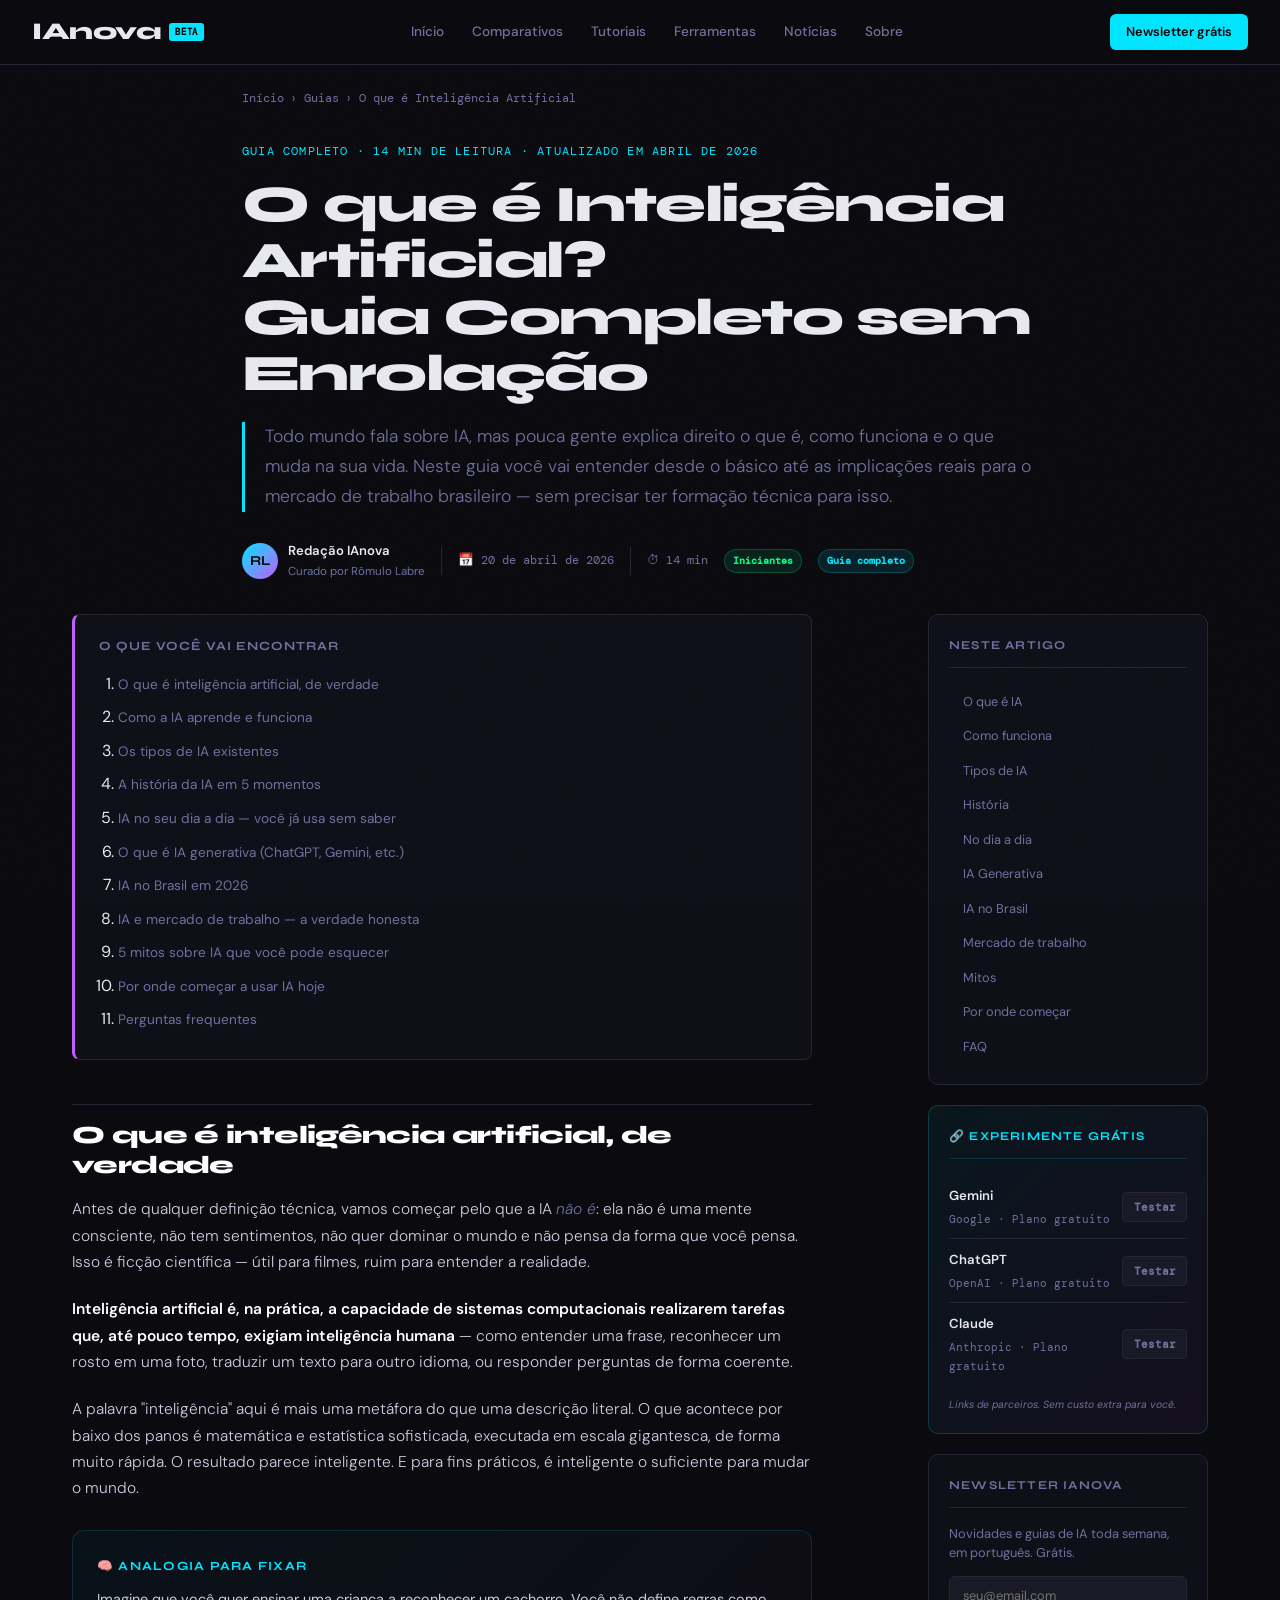
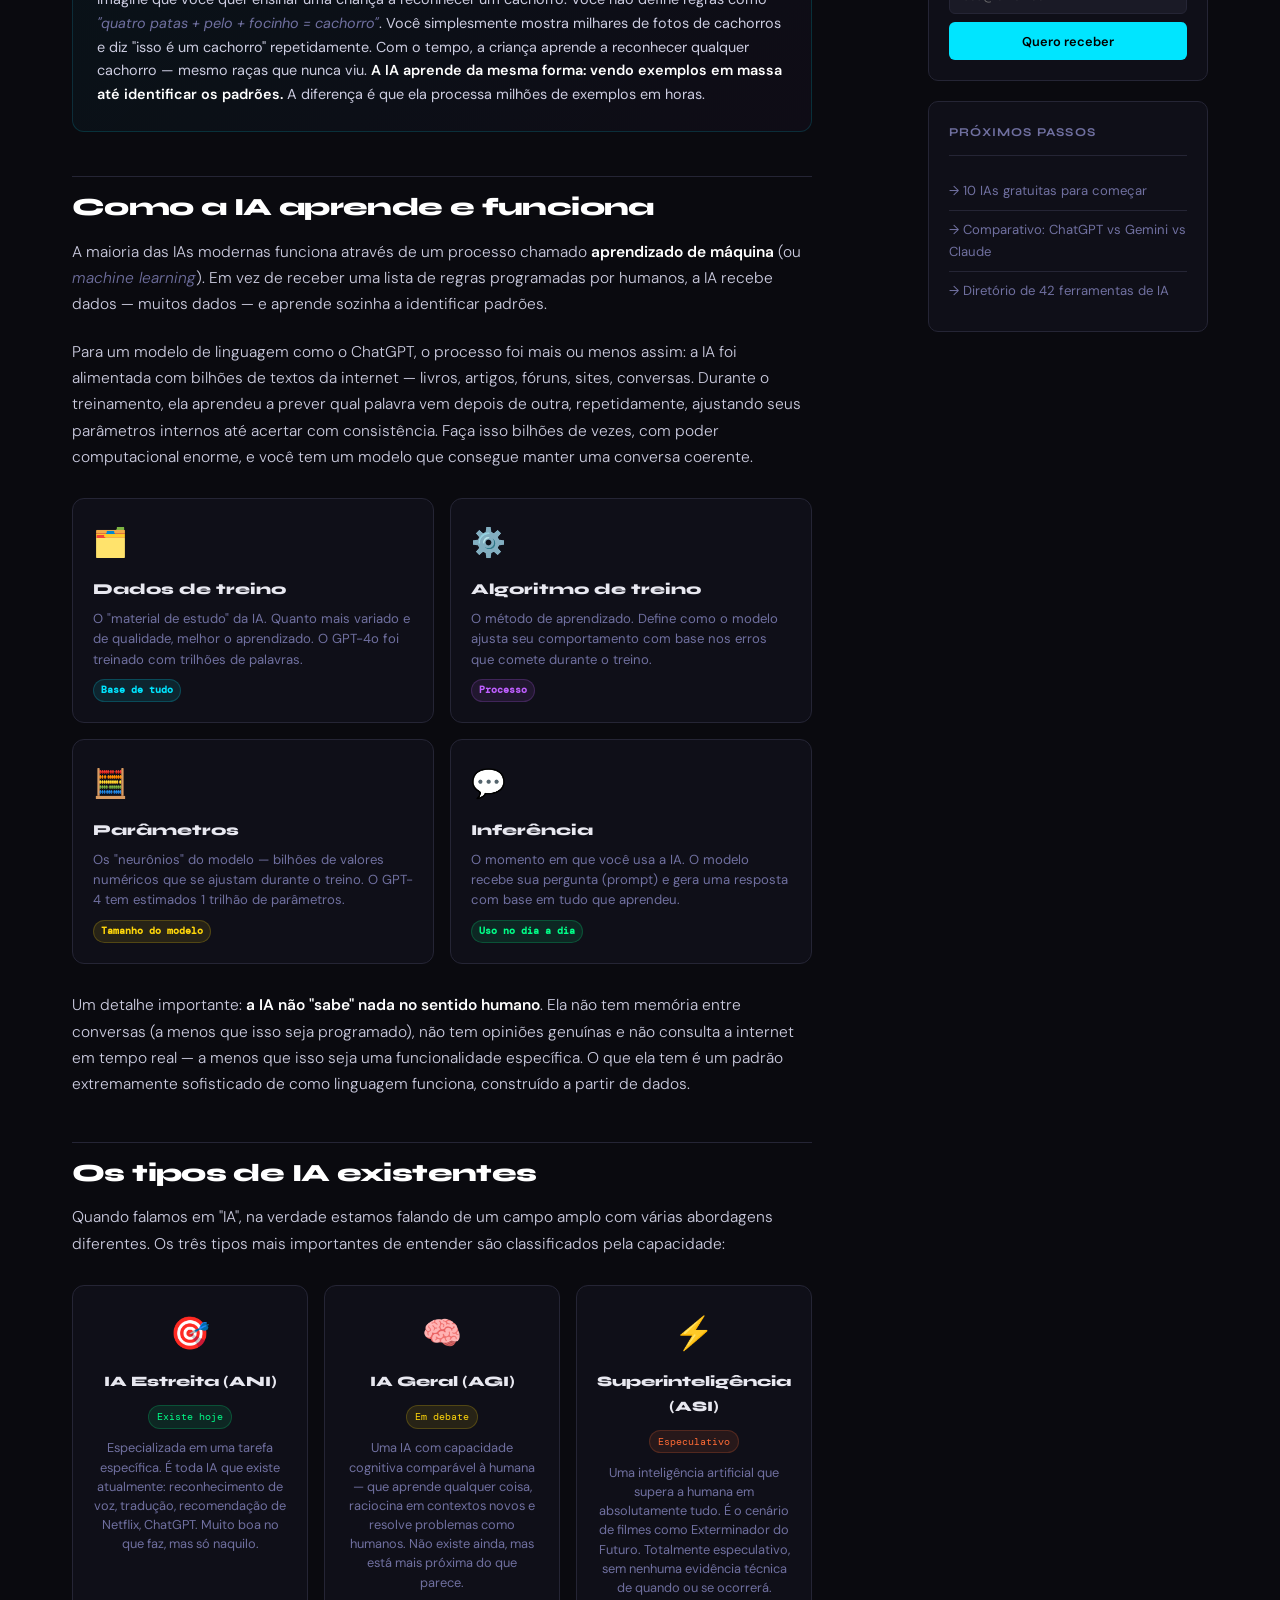
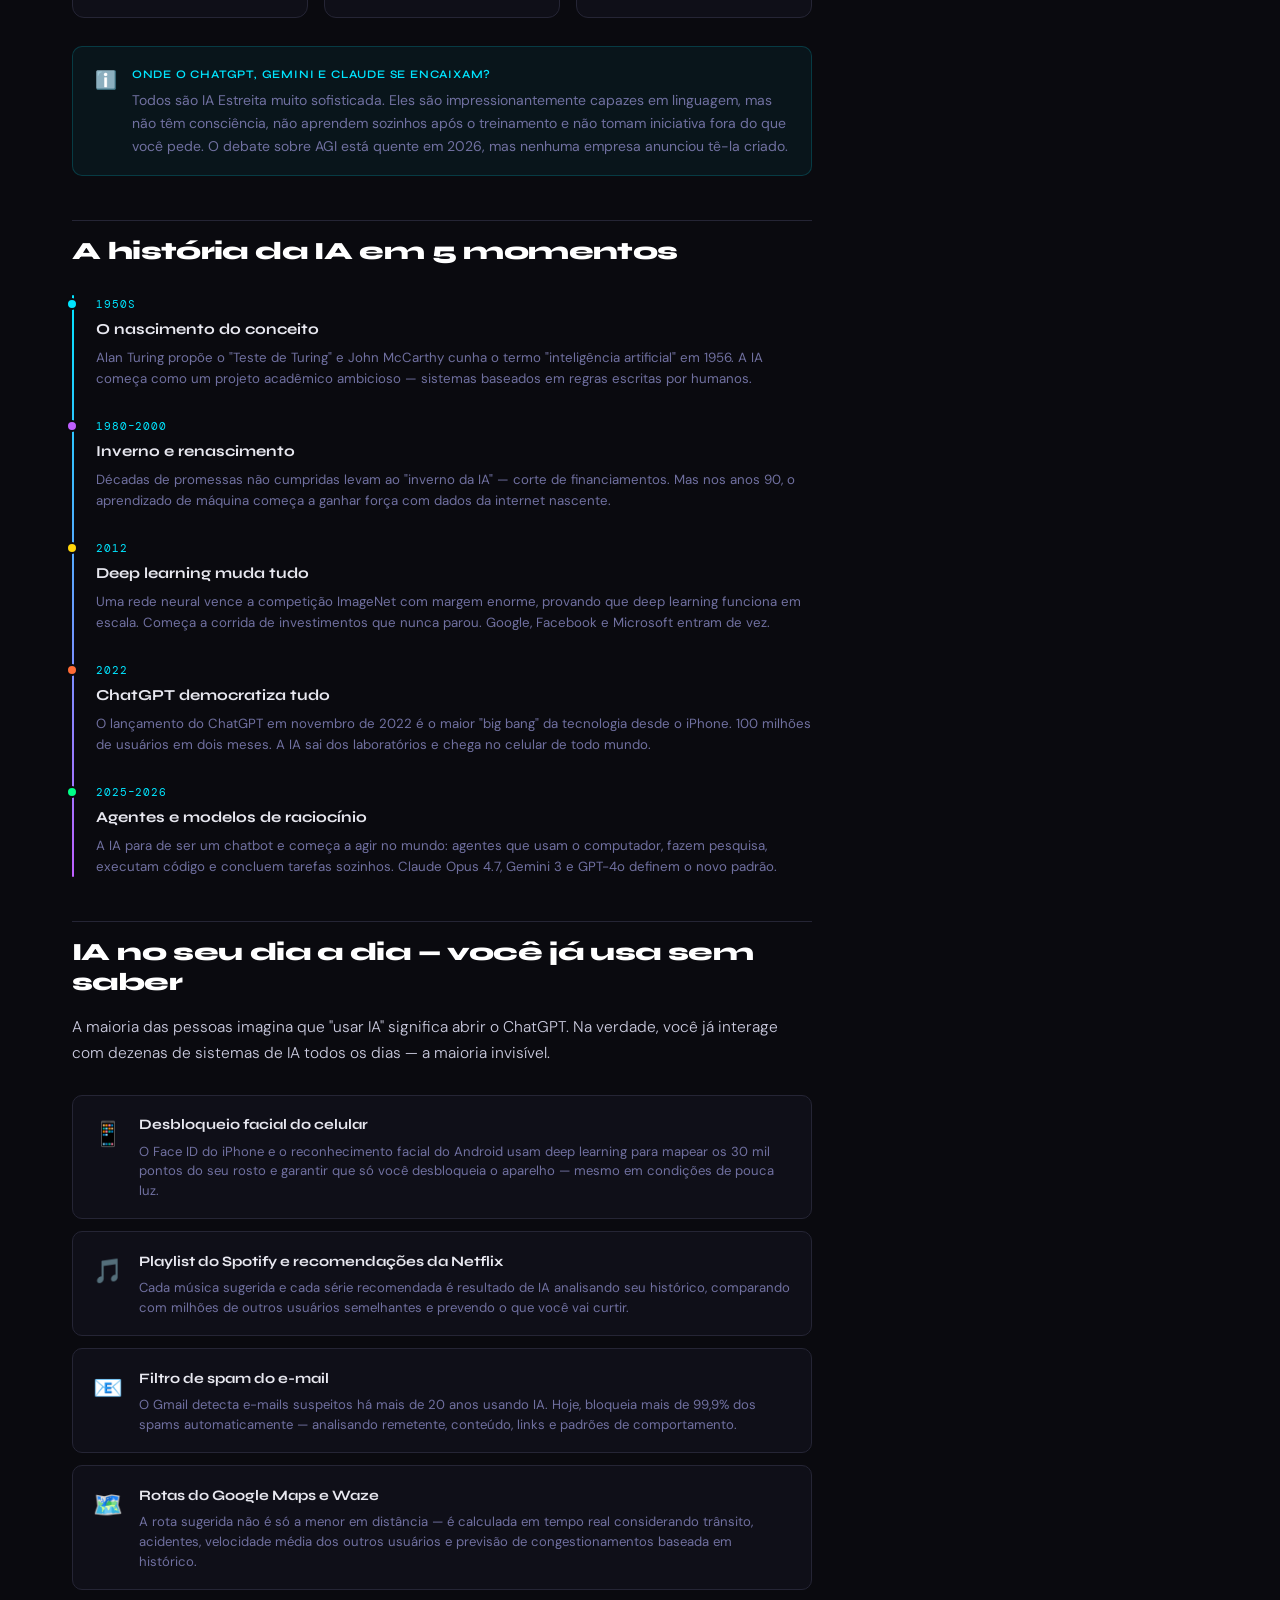
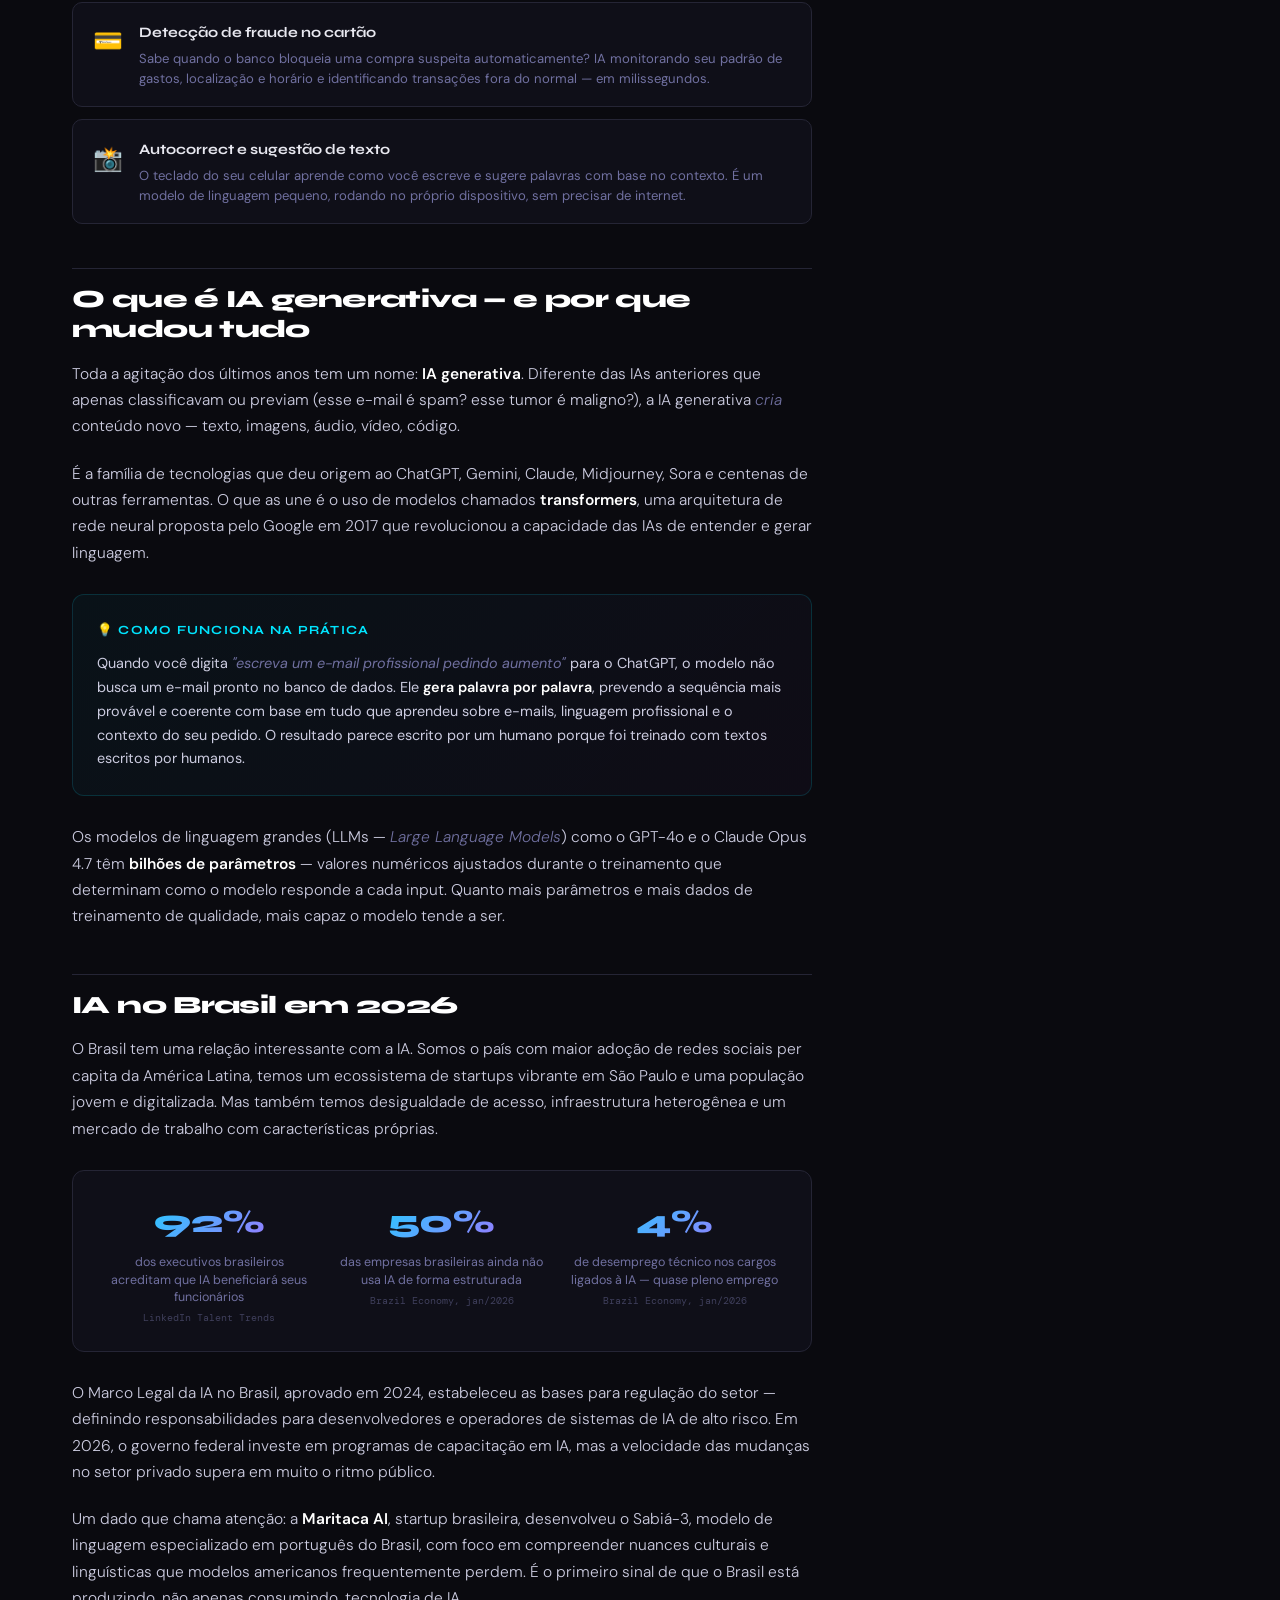
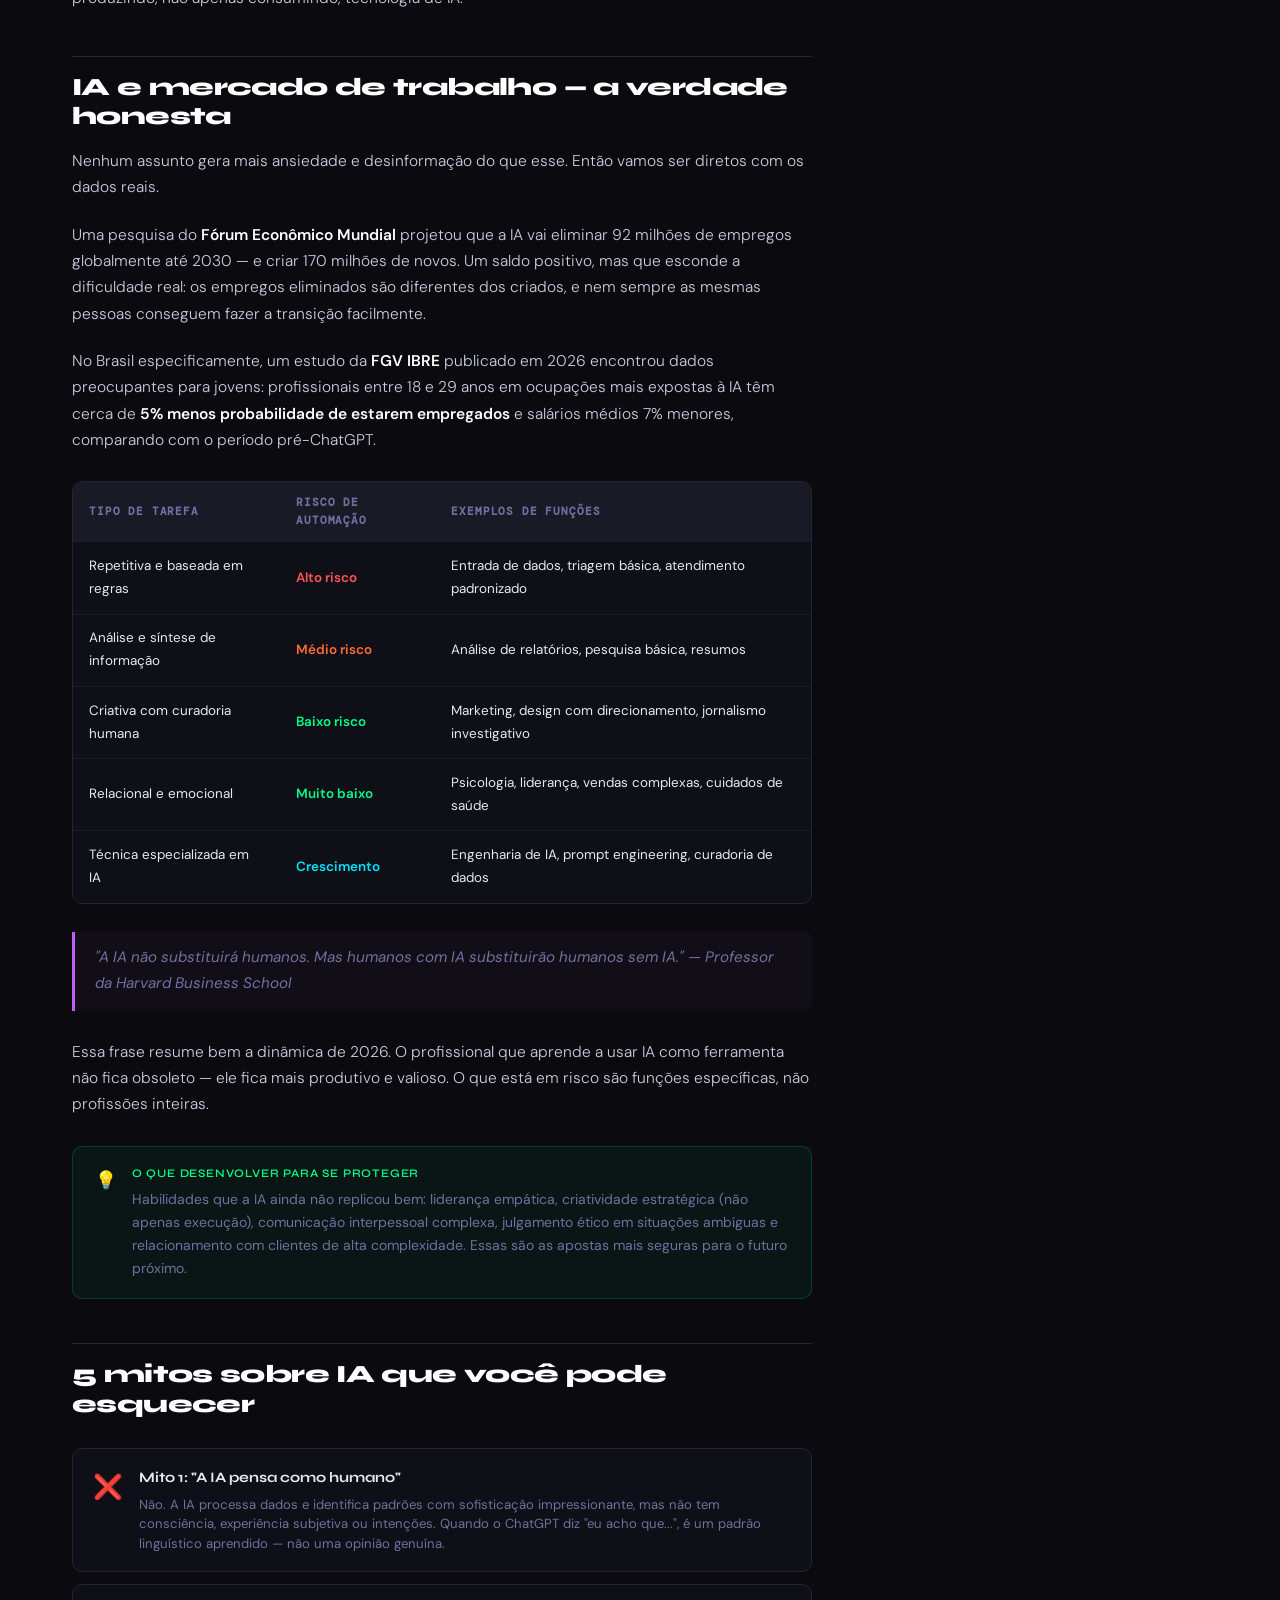
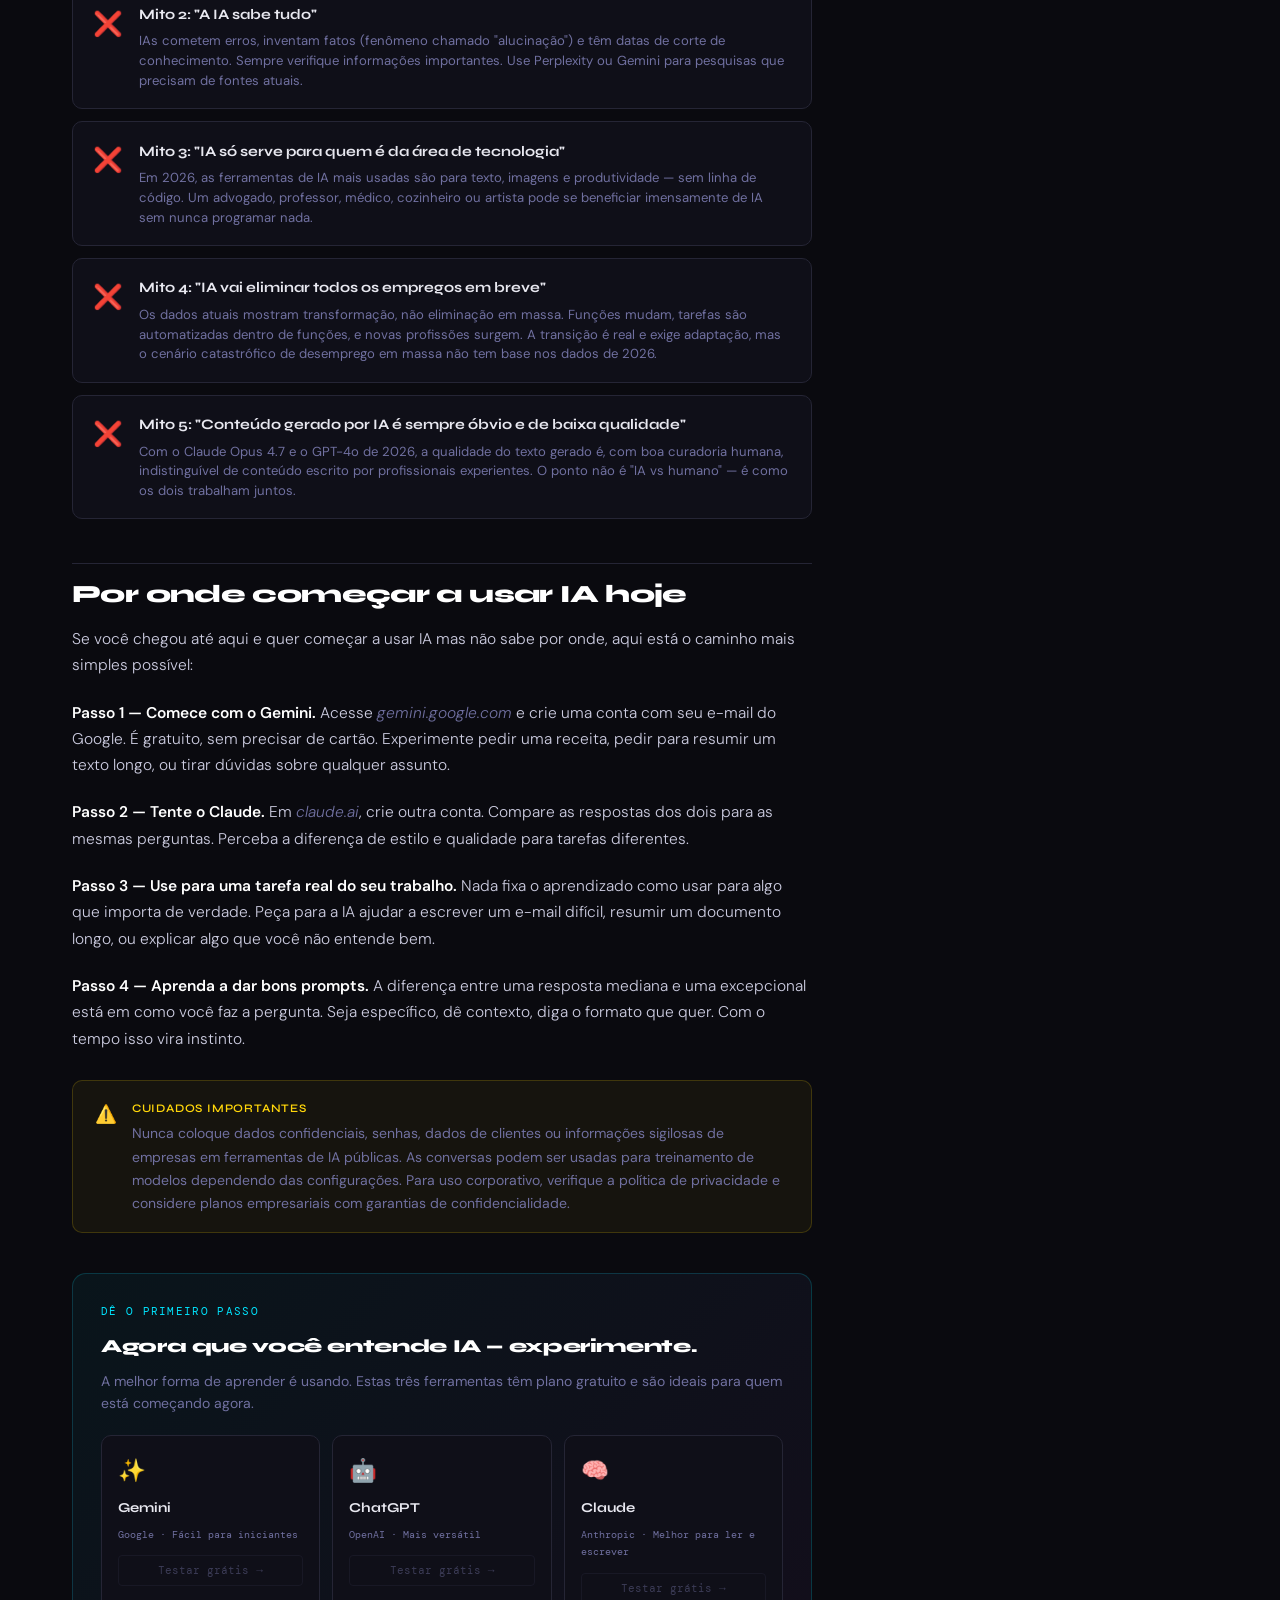
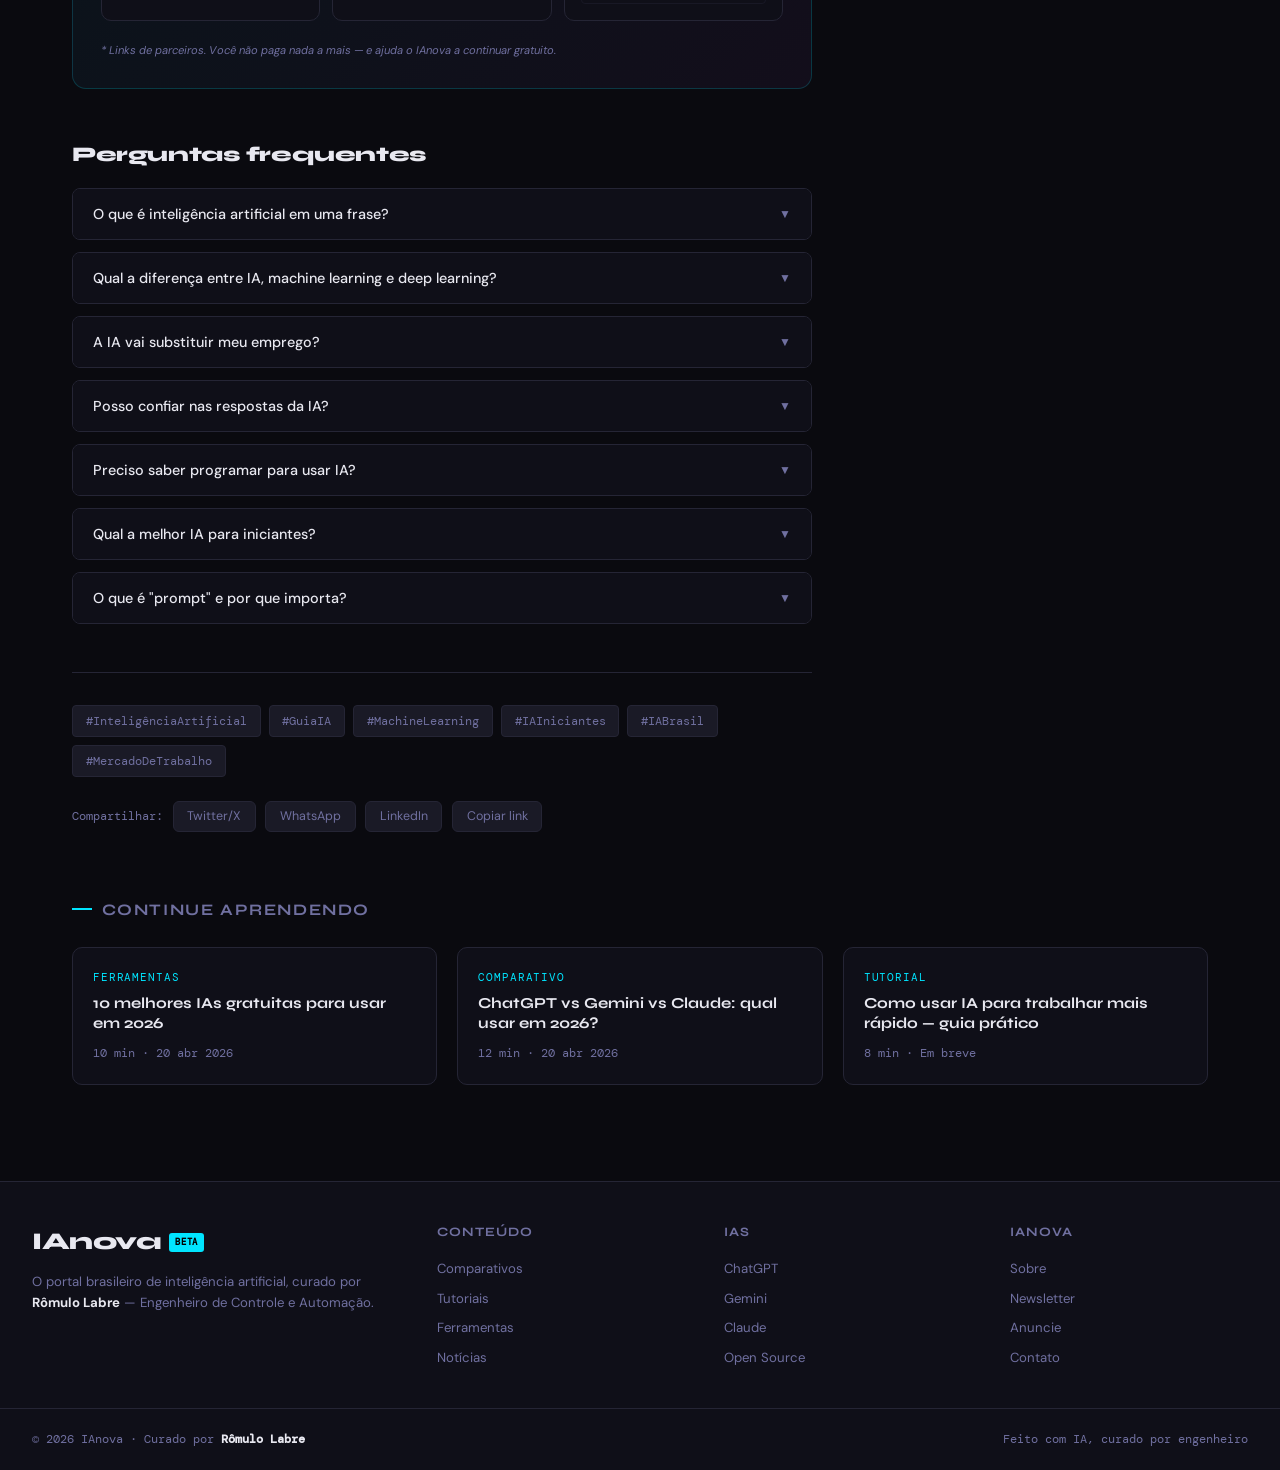
<file: o-que-e-inteligencia-artificial.html>
<!DOCTYPE html>
<html lang="pt-BR">
<head>
  <!-- Google tag (gtag.js) -->
<script async src="https://www.googletagmanager.com/gtag/js?id=G-01B01RZD96"></script>
<script>
  window.dataLayer = window.dataLayer || [];
  function gtag(){dataLayer.push(arguments);}
  gtag('js', new Date());
  gtag('config', 'G-01B01RZD96');
</script>
  <meta charset="UTF-8" />
  <meta name="viewport" content="width=device-width, initial-scale=1.0" />

  <title>O que é Inteligência Artificial? Guia Completo em Português (2026) — IAnova</title>
  <meta name="description" content="O que é inteligência artificial, como funciona, tipos de IA, exemplos do dia a dia e impacto no mercado de trabalho brasileiro. Guia completo sem termos técnicos, atualizado em 2026." />
  <meta name="keywords" content="o que é inteligência artificial, como funciona IA, tipos de inteligência artificial, IA no Brasil 2026, machine learning explicado, IA para iniciantes, inteligência artificial exemplos, IA mercado de trabalho" />
  <meta name="author" content="Redação IAnova" />
  <meta name="robots" content="index, follow, max-snippet:-1, max-image-preview:large, max-video-preview:-1" />
  <link rel="canonical" href="https://ianova.ia.br/guia/o-que-e-inteligencia-artificial" />

  <meta property="og:type" content="article" />
  <meta property="og:site_name" content="IAnova" />
  <meta property="og:title" content="O que é Inteligência Artificial? Guia Completo (2026)" />
  <meta property="og:description" content="Entenda o que é IA, como funciona, seus tipos e impacto no Brasil — sem precisar ser especialista em tecnologia." />
  <meta property="og:url" content="https://ianova.ia.br/guia/o-que-e-inteligencia-artificial" />
  <meta property="og:image" content="https://ianova.ia.br/assets/og-o-que-e-ia.png" />
  <meta property="og:locale" content="pt_BR" />
  <meta property="article:published_time" content="2026-04-20T11:00:00-03:00" />
  <meta property="article:section" content="Guias" />
  <meta property="article:tag" content="Inteligência Artificial" />
  <meta property="article:tag" content="Iniciantes" />
  <meta property="article:tag" content="Guia" />

  <meta name="twitter:card" content="summary_large_image" />
  <meta name="twitter:site" content="@ianova" />
  <meta name="twitter:title" content="O que é Inteligência Artificial? Guia Completo (2026)" />
  <meta name="twitter:description" content="Entenda IA de uma vez por todas — sem jargões técnicos. Atualizado em abril de 2026." />
  <meta name="twitter:image" content="https://ianova.ia.br/assets/og-o-que-e-ia.png" />

  <script type="application/ld+json">
  {
    "@context": "https://schema.org",
    "@type": "Article",
    "headline": "O que é Inteligência Artificial? Guia Completo em Português (2026)",
    "description": "Guia completo sobre inteligência artificial sem termos técnicos: o que é, como funciona, tipos, exemplos do dia a dia e impacto no mercado de trabalho.",
    "image": "https://ianova.ia.br/assets/og-o-que-e-ia.png",
    "author": { "@type": "Organization", "name": "Redação IAnova", "url": "https://ianova.ia.br" },
    "publisher": { "@type": "Organization", "name": "IAnova", "url": "https://ianova.ia.br" },
    "datePublished": "2026-04-20T11:00:00-03:00",
    "dateModified": "2026-04-20T11:00:00-03:00",
    "mainEntityOfPage": { "@type": "WebPage", "@id": "https://ianova.ia.br/guia/o-que-e-inteligencia-artificial" },
    "articleSection": "Guias",
    "inLanguage": "pt-BR",
    "timeRequired": "PT14M",
    "keywords": "inteligência artificial, o que é IA, como funciona IA, machine learning, IA Brasil"
  }
  </script>

  <script type="application/ld+json">
  {
    "@context": "https://schema.org",
    "@type": "FAQPage",
    "mainEntity": [
      { "@type": "Question", "name": "O que é inteligência artificial?", "acceptedAnswer": { "@type": "Answer", "text": "Inteligência artificial é a capacidade de sistemas computacionais realizarem tarefas que normalmente exigiriam inteligência humana — como entender linguagem, reconhecer imagens, tomar decisões e aprender com experiências passadas." } },
      { "@type": "Question", "name": "Qual a diferença entre IA, machine learning e deep learning?", "acceptedAnswer": { "@type": "Answer", "text": "IA é o campo amplo. Machine learning é uma abordagem dentro da IA onde sistemas aprendem com dados sem serem explicitamente programados. Deep learning é uma técnica de machine learning que usa redes neurais profundas, inspiradas no funcionamento do cérebro humano." } },
      { "@type": "Question", "name": "A IA vai substituir meu emprego?", "acceptedAnswer": { "@type": "Answer", "text": "A IA vai transformar a maioria dos empregos, mas raramente eliminar profissões inteiras. Funções com tarefas repetitivas e previsíveis são mais vulneráveis. Profissionais que aprendem a usar IA como ferramenta tendem a se tornar mais produtivos e valorizados." } },
      { "@type": "Question", "name": "Como a IA aprende?", "acceptedAnswer": { "@type": "Answer", "text": "A IA aprende analisando grandes volumes de dados e identificando padrões. Um modelo de linguagem como o ChatGPT, por exemplo, foi treinado com bilhões de textos da internet e aprendeu a prever qual palavra vem depois de outra — de forma tão sofisticada que consegue manter conversas coerentes." } }
    ]
  }
  </script>

  <script type="application/ld+json">
  {
    "@context": "https://schema.org",
    "@type": "BreadcrumbList",
    "itemListElement": [
      { "@type": "ListItem", "position": 1, "name": "Início", "item": "https://ianova.ia.br/" },
      { "@type": "ListItem", "position": 2, "name": "Guias", "item": "https://ianova.ia.br/ferramentas.html" },
      { "@type": "ListItem", "position": 3, "name": "O que é Inteligência Artificial", "item": "https://ianova.ia.br/guia/o-que-e-inteligencia-artificial" }
    ]
  }
  </script>

  <!-- ═══ CSS GLOBAL ═══ -->
  <link rel="stylesheet" href="style.css" />

  <link rel="preconnect" href="https://fonts.googleapis.com" />
  <link rel="preconnect" href="https://fonts.gstatic.com" crossorigin />
  <link href="https://fonts.googleapis.com/css2?family=Syne:wght@400;600;700;800&family=DM+Sans:ital,wght@0,300;0,400;0,500;1,300&family=DM+Mono:wght@400;500&display=swap" rel="stylesheet" />

  <style>
    /* ═══ CSS ESPECÍFICO DESTA PÁGINA ═══
       CSS global em style.css
    ═══════════════════════════════════ */
    *, *::before, *::after { box-sizing: border-box; margin: 0; padding: 0; }
    :root {
      --bg:#0a0a0f; --bg2:#0f0f18; --bg3:#16161f;
      --surface:#1a1a26; --border:#252535;
      --text:#e8e8f0; --muted:#7070a0;
      --accent:#00e5ff; --accent2:#bf5fff; --accent3:#ff6b35;
      --green:#00ff88; --yellow:#ffd60a;
      --fhead:'Syne',sans-serif; --fbody:'DM Sans',sans-serif; --fmono:'DM Mono',monospace;
    }
    html { scroll-behavior: smooth; }
    body { background:var(--bg); color:var(--text); font-family:var(--fbody); font-size:16px; line-height:1.7; overflow-x:hidden; }
    body::before {
      content:''; position:fixed; inset:0;
      background-image:url("data:image/svg+xml,%3Csvg viewBox='0 0 256 256' xmlns='http://www.w3.org/2000/svg'%3E%3Cfilter id='n'%3E%3CfeTurbulence type='fractalNoise' baseFrequency='0.9' numOctaves='4' stitchTiles='stitch'/%3E%3C/filter%3E%3Crect width='100%25' height='100%25' filter='url(%23n)' opacity='0.04'/%3E%3C/svg%3E");
      pointer-events:none; z-index:9999; opacity:.4;
    }
    ::-webkit-scrollbar { width:4px; }
    ::-webkit-scrollbar-track { background:var(--bg); }
    ::-webkit-scrollbar-thumb { background:var(--accent); border-radius:2px; }
    #progress { position:fixed; top:0; left:0; z-index:9998; height:2px; width:0%; background:linear-gradient(90deg,var(--accent),var(--accent2)); transition:width .1s linear; }

    /* Header */
    header { position:sticky; top:0; z-index:100; background:rgba(10,10,15,.88); backdrop-filter:blur(20px); border-bottom:1px solid var(--border); }
    .header-inner { max-width:1280px; margin:0 auto; padding:0 2rem; display:flex; align-items:center; justify-content:space-between; height:64px; }
    .logo { font-family:var(--fhead); font-size:1.5rem; font-weight:800; color:var(--text); text-decoration:none; display:flex; align-items:center; gap:.5rem; letter-spacing:-.02em; }
    .logo-badge { background:var(--accent); color:#000; font-size:.55rem; font-weight:700; padding:2px 6px; border-radius:3px; font-family:var(--fmono); }
    nav { display:flex; gap:.25rem; }
    nav a { color:var(--muted); text-decoration:none; font-size:.85rem; font-weight:500; padding:.4rem .75rem; border-radius:6px; transition:color .2s,background .2s; }
    nav a:hover { color:var(--text); background:var(--surface); }
    .header-cta { background:var(--accent); color:#000; border:none; font-family:var(--fbody); font-size:.8rem; font-weight:600; padding:.45rem 1rem; border-radius:6px; cursor:pointer; text-decoration:none; transition:opacity .2s; }
    .header-cta:hover { opacity:.85; }
    .menu-toggle { display:none; flex-direction:column; gap:5px; background:none; border:none; cursor:pointer; padding:.4rem; }
    .menu-toggle span { display:block; width:22px; height:2px; background:var(--text); border-radius:2px; }
    .mobile-nav { display:none; flex-direction:column; position:fixed; top:64px; left:0; right:0; z-index:200; background:var(--bg2); border-bottom:1px solid var(--border); padding:.75rem 1.25rem; box-shadow:0 8px 32px rgba(0,0,0,.5); }
    .mobile-nav a { color:var(--muted); text-decoration:none; font-size:.95rem; font-weight:500; padding:.65rem 0; border-bottom:1px solid var(--border); transition:color .2s; }
    .mobile-nav a:last-child { border-bottom:none; }
    .mobile-nav a:hover { color:var(--accent); }
    .mobile-nav.open { display:flex; }
    .nav-backdrop { display:none; position:fixed; inset:0; top:64px; z-index:199; background:rgba(0,0,0,.4); }
    .nav-backdrop.open { display:block; }

    /* Breadcrumb */
    .breadcrumb { max-width:860px; margin:0 auto; padding:1.5rem 2rem .5rem; font-family:var(--fmono); font-size:.72rem; color:var(--muted); display:flex; align-items:center; gap:.4rem; flex-wrap:wrap; }
    .breadcrumb a { color:var(--muted); text-decoration:none; }
    .breadcrumb a:hover { color:var(--accent); }

    /* Article header */
    .article-header { max-width:860px; margin:0 auto; padding:1.5rem 2rem 2rem; }
    .article-category { font-family:var(--fmono); font-size:.75rem; color:var(--accent); text-transform:uppercase; letter-spacing:.1em; margin-bottom:1rem; }
    .article-title { font-family:var(--fhead); font-size:clamp(1.9rem,4.5vw,3.2rem); font-weight:800; line-height:1.1; letter-spacing:-.03em; margin-bottom:1.25rem; }
    .article-lead { font-size:1.1rem; color:var(--muted); font-weight:300; line-height:1.7; margin-bottom:1.75rem; border-left:3px solid var(--accent); padding-left:1.25rem; }
    .article-meta { display:flex; align-items:center; gap:1rem; flex-wrap:wrap; }
    .author { display:flex; align-items:center; gap:.6rem; }
    .author-avatar { width:36px; height:36px; border-radius:50%; background:linear-gradient(135deg,var(--accent),var(--accent2)); display:flex; align-items:center; justify-content:center; font-size:.85rem; font-weight:700; color:#000; font-family:var(--fhead); flex-shrink:0; }
    .author-name { font-size:.82rem; font-weight:600; }
    .author-role { font-size:.72rem; color:var(--muted); }
    .meta-divider { width:1px; height:28px; background:var(--border); }
    .meta-item { font-size:.78rem; color:var(--muted); font-family:var(--fmono); }
    .badge { font-size:.65rem; font-family:var(--fmono); font-weight:600; padding:2px 8px; border-radius:100px; }
    .badge-blue   { background:rgba(0,229,255,.1); color:var(--accent); border:1px solid rgba(0,229,255,.2); }
    .badge-green  { background:rgba(0,255,136,.1); color:var(--green); border:1px solid rgba(0,255,136,.2); }
    .badge-yellow { background:rgba(255,214,10,.1); color:var(--yellow); border:1px solid rgba(255,214,10,.2); }
    .badge-purple { background:rgba(191,95,255,.1); color:var(--accent2); border:1px solid rgba(191,95,255,.2); }

    /* Article layout */
    .article-layout { max-width:1200px; margin:0 auto; padding:0 2rem 4rem; display:grid; grid-template-columns:1fr 280px; gap:3.5rem; align-items:start; }
    .article-body { max-width:740px; overflow-wrap:break-word; word-break:break-word; }

    /* TOC */
    .toc { background:var(--bg2); border:1px solid var(--border); border-left:3px solid var(--accent2); border-radius:8px; padding:1.25rem 1.5rem; margin-bottom:2.5rem; }
    .toc-title { font-family:var(--fhead); font-size:.78rem; font-weight:700; text-transform:uppercase; letter-spacing:.08em; color:var(--muted); margin-bottom:.85rem; }
    .toc ol { padding-left:1.2rem; }
    .toc li { margin-bottom:.4rem; }
    .toc a { color:var(--muted); text-decoration:none; font-size:.85rem; transition:color .2s; }
    .toc a:hover { color:var(--accent); }

    /* Prose */
    .prose h2 { font-family:var(--fhead); font-size:1.55rem; font-weight:800; letter-spacing:-.025em; margin:2.75rem 0 1rem; color:#fff; line-height:1.2; padding-top:1rem; border-top:1px solid var(--border); }
    .prose h3 { font-family:var(--fhead); font-size:1.05rem; font-weight:700; margin:1.75rem 0 .6rem; color:var(--text); }
    .prose p { margin-bottom:1.3rem; color:#cccce0; font-weight:300; font-size:.97rem; }
    .prose strong { font-weight:600; color:#fff; }
    .prose em { font-style:italic; color:var(--muted); }
    .prose a { color:var(--accent); text-decoration:none; border-bottom:1px solid rgba(0,229,255,.3); }
    .prose a:hover { border-color:var(--accent); }
    .prose ul, .prose ol { padding-left:1.5rem; margin-bottom:1.3rem; }
    .prose li { margin-bottom:.55rem; color:#cccce0; font-weight:300; font-size:.97rem; }
    .prose blockquote { border-left:3px solid var(--accent2); margin:1.75rem 0; padding:.85rem 1.25rem; background:rgba(191,95,255,.04); border-radius:0 6px 6px 0; font-style:italic; color:var(--muted); font-size:.95rem; }

    /* Callouts */
    .callout { border-radius:10px; padding:1.1rem 1.4rem; margin:1.75rem 0; display:flex; gap:.9rem; align-items:flex-start; }
    .callout-info  { background:rgba(0,229,255,.05); border:1px solid rgba(0,229,255,.18); }
    .callout-tip   { background:rgba(0,255,136,.05); border:1px solid rgba(0,255,136,.18); }
    .callout-warn  { background:rgba(255,214,10,.05); border:1px solid rgba(255,214,10,.18); }
    .callout-fact  { background:rgba(191,95,255,.05); border:1px solid rgba(191,95,255,.18); }
    .callout-icon  { font-size:1.1rem; flex-shrink:0; margin-top:.1rem; }
    .callout-body  { font-size:.875rem; line-height:1.65; color:var(--muted); }
    .callout-body strong { display:block; font-family:var(--fhead); font-size:.72rem; text-transform:uppercase; letter-spacing:.07em; margin-bottom:.3rem; }
    .callout-info strong  { color:var(--accent); }
    .callout-tip strong   { color:var(--green); }
    .callout-warn strong  { color:var(--yellow); }
    .callout-fact strong  { color:var(--accent2); }

    /* Concept cards — definições visuais */
    .concept-grid { display:grid; grid-template-columns:repeat(2,1fr); gap:1rem; margin:1.75rem 0; }
    .concept-card {
      background:var(--bg2); border:1px solid var(--border);
      border-radius:12px; padding:1.25rem;
      transition:border-color .2s, transform .2s;
    }
    .concept-card:hover { border-color:rgba(0,229,255,.3); transform:translateY(-2px); }
    .concept-icon { font-size:1.75rem; margin-bottom:.6rem; }
    .concept-name { font-family:var(--fhead); font-size:.95rem; font-weight:800; margin-bottom:.4rem; }
    .concept-desc { font-size:.82rem; color:var(--muted); line-height:1.55; }
    .concept-tag  { display:inline-block; margin-top:.6rem; font-family:var(--fmono); font-size:.62rem; padding:2px 7px; border-radius:100px; }

    /* Timeline */
    .timeline { margin:1.75rem 0; position:relative; padding-left:1.5rem; }
    .timeline::before { content:''; position:absolute; left:0; top:0; bottom:0; width:2px; background:linear-gradient(180deg, var(--accent), var(--accent2)); border-radius:1px; }
    .tl-item { position:relative; padding-bottom:1.75rem; }
    .tl-item:last-child { padding-bottom:0; }
    .tl-dot {
      position:absolute; left:-1.85rem; top:.2rem;
      width:12px; height:12px; border-radius:50%;
      background:var(--accent); border:2px solid var(--bg);
      flex-shrink:0;
    }
    .tl-year { font-family:var(--fmono); font-size:.7rem; color:var(--accent); text-transform:uppercase; letter-spacing:.08em; margin-bottom:.2rem; }
    .tl-title { font-family:var(--fhead); font-size:.95rem; font-weight:700; margin-bottom:.3rem; }
    .tl-desc { font-size:.83rem; color:var(--muted); line-height:1.55; }

    /* Analogy box */
    .analogy {
      background:linear-gradient(135deg, rgba(0,229,255,.04), rgba(191,95,255,.03));
      border:1px solid rgba(0,229,255,.15);
      border-radius:12px; padding:1.5rem; margin:1.75rem 0;
    }
    .analogy-title { font-family:var(--fhead); font-size:.78rem; font-weight:700; text-transform:uppercase; letter-spacing:.1em; color:var(--accent); margin-bottom:.75rem; display:flex; align-items:center; gap:.5rem; }
    .analogy-body { font-size:.9rem; color:#cccce0; line-height:1.65; }
    .analogy-body strong { color:#fff; }

    /* Types of AI cards */
    .ai-types { display:grid; grid-template-columns:repeat(3,1fr); gap:1rem; margin:1.75rem 0; }
    .ai-type-card {
      background:var(--bg2); border:1px solid var(--border);
      border-radius:12px; padding:1.25rem; text-align:center;
    }
    .ai-type-icon { font-size:2rem; margin-bottom:.6rem; }
    .ai-type-name { font-family:var(--fhead); font-size:.9rem; font-weight:800; margin-bottom:.4rem; }
    .ai-type-status { font-family:var(--fmono); font-size:.65rem; padding:2px 8px; border-radius:100px; margin-bottom:.6rem; display:inline-block; }
    .status-real    { background:rgba(0,255,136,.1); color:var(--green); border:1px solid rgba(0,255,136,.2); }
    .status-theory  { background:rgba(255,214,10,.1); color:var(--yellow); border:1px solid rgba(255,214,10,.2); }
    .status-distant { background:rgba(255,107,53,.1); color:var(--accent3); border:1px solid rgba(255,107,53,.2); }
    .ai-type-desc { font-size:.8rem; color:var(--muted); line-height:1.5; }

    /* Everyday examples */
    .example-list { margin:1.75rem 0; }
    .example-item {
      display:flex; align-items:flex-start; gap:1rem;
      background:var(--bg2); border:1px solid var(--border);
      border-radius:10px; padding:1.1rem 1.25rem; margin-bottom:.75rem;
      transition:border-color .2s;
    }
    .example-item:hover { border-color:rgba(0,229,255,.25); }
    .example-emoji { font-size:1.5rem; flex-shrink:0; margin-top:.05rem; }
    .example-content { flex:1; }
    .example-title { font-family:var(--fhead); font-size:.9rem; font-weight:700; margin-bottom:.25rem; }
    .example-desc { font-size:.82rem; color:var(--muted); line-height:1.5; }

    /* Data highlight */
    .data-highlight {
      background:var(--bg2); border:1px solid var(--border);
      border-radius:12px; padding:1.5rem 2rem; margin:1.75rem 0;
      display:grid; grid-template-columns:repeat(3,1fr); gap:1.5rem;
      text-align:center;
    }
    .data-item .data-val {
      font-family:var(--fhead); font-size:2rem; font-weight:800;
      background:linear-gradient(135deg,var(--accent),var(--accent2));
      -webkit-background-clip:text; -webkit-text-fill-color:transparent;
      background-clip:text;
    }
    .data-item .data-lbl { font-size:.78rem; color:var(--muted); margin-top:.3rem; line-height:1.4; }
    .data-item .data-src { font-family:var(--fmono); font-size:.6rem; color:rgba(112,112,160,.5); margin-top:.25rem; }

    /* Skill table */
    .skill-table-wrap { overflow-x:auto; margin:1.75rem 0; border-radius:10px; overflow:hidden; border:1px solid var(--border); }
    .skill-table { width:100%; border-collapse:collapse; min-width:420px; }
    .skill-table th { background:var(--surface); padding:.75rem 1rem; font-family:var(--fmono); font-size:.66rem; text-transform:uppercase; letter-spacing:.08em; color:var(--muted); text-align:left; }
    .skill-table td { padding:.8rem 1rem; font-size:.84rem; border-bottom:1px solid rgba(37,37,53,.6); background:var(--bg2); }
    .skill-table tr:last-child td { border-bottom:none; }
    .skill-table tr:hover td { background:var(--bg3); }
    .risk-high   { color:#ff5555; font-weight:600; }
    .risk-med    { color:var(--accent3); font-weight:600; }
    .risk-low    { color:var(--green); font-weight:600; }
    .risk-growth { color:var(--accent); font-weight:600; }

    /* FAQ */
    .faq { margin-top:3rem; }
    .faq-title { font-family:var(--fhead); font-size:1.3rem; font-weight:800; letter-spacing:-.02em; margin-bottom:1rem; }
    .faq-item { border:1px solid var(--border); border-radius:8px; overflow:hidden; margin-bottom:.75rem; }
    .faq-q { width:100%; background:var(--bg2); border:none; padding:1rem 1.25rem; display:flex; align-items:center; justify-content:space-between; font-family:var(--fbody); font-size:.9rem; font-weight:500; color:var(--text); cursor:pointer; text-align:left; transition:background .2s; }
    .faq-q:hover { background:var(--bg3); }
    .faq-arrow { color:var(--muted); font-size:.75rem; transition:transform .25s; flex-shrink:0; margin-left:.5rem; }
    .faq-item.open .faq-arrow { transform:rotate(180deg); }
    .faq-a { max-height:0; overflow:hidden; transition:max-height .3s ease,padding .3s; background:var(--surface); font-size:.875rem; color:var(--muted); line-height:1.7; }
    .faq-item.open .faq-a { max-height:400px; padding:1rem 1.25rem; }

    /* Article footer */
    .article-footer { margin-top:3rem; padding-top:2rem; border-top:1px solid var(--border); }
    .af-tags { display:flex; gap:.5rem; flex-wrap:wrap; margin-bottom:1.5rem; }
    .af-tag { background:var(--surface); color:var(--muted); font-size:.75rem; font-family:var(--fmono); padding:.3rem .8rem; border-radius:4px; border:1px solid var(--border); text-decoration:none; transition:all .2s; }
    .af-tag:hover { border-color:var(--accent); color:var(--accent); }
    .share-row { display:flex; align-items:center; gap:.6rem; flex-wrap:wrap; }
    .share-label { font-size:.78rem; color:var(--muted); font-family:var(--fmono); }
    .share-btn { background:var(--surface); border:1px solid var(--border); color:var(--muted); font-size:.78rem; padding:.4rem .85rem; border-radius:6px; cursor:pointer; font-family:var(--fbody); transition:all .2s; }
    .share-btn:hover { border-color:var(--accent); color:var(--accent); }

    /* Related */
    .related { max-width:1200px; margin:0 auto; padding:0 2rem 4rem; }
    .related-title { font-family:var(--fhead); font-size:1rem; font-weight:700; color:var(--muted); text-transform:uppercase; letter-spacing:.1em; display:flex; align-items:center; gap:.6rem; margin-bottom:1.5rem; }
    .related-title::before { content:''; display:block; width:20px; height:2px; background:var(--accent); }
    .related-grid { display:grid; grid-template-columns:repeat(3,1fr); gap:1.25rem; }
    .related-card { background:var(--bg2); border:1px solid var(--border); border-radius:10px; padding:1.25rem; text-decoration:none; display:block; transition:all .2s; }
    .related-card:hover { border-color:rgba(0,229,255,.3); transform:translateY(-2px); }
    .rc-cat { font-family:var(--fmono); font-size:.68rem; color:var(--accent); text-transform:uppercase; letter-spacing:.08em; margin-bottom:.5rem; }
    .rc-title { font-family:var(--fhead); font-size:.95rem; font-weight:700; color:var(--text); line-height:1.3; margin-bottom:.6rem; }
    .rc-meta { font-size:.75rem; color:var(--muted); font-family:var(--fmono); }

    /* Sticky sidebar */
    .sticky-sidebar { position:sticky; top:80px; }
    .sidebar-widget { background:var(--bg2); border:1px solid var(--border); border-radius:10px; padding:1.25rem; margin-bottom:1.25rem; }
    .widget-title { font-family:var(--fhead); font-size:.75rem; font-weight:700; color:var(--muted); text-transform:uppercase; letter-spacing:.1em; margin-bottom:1rem; padding-bottom:.75rem; border-bottom:1px solid var(--border); }
    .toc-sidebar a { display:block; padding:.4rem 0; color:var(--muted); text-decoration:none; font-size:.8rem; border-left:2px solid transparent; padding-left:.75rem; transition:all .2s; }
    .toc-sidebar a:hover, .toc-sidebar a.active { color:var(--accent); border-left-color:var(--accent); }

    /* Footer */
    footer { border-top:1px solid var(--border); background:var(--bg2); }
    .footer-inner { max-width:1280px; margin:0 auto; padding:2.5rem 2rem 2rem; display:grid; grid-template-columns:1.5fr 1fr 1fr 1fr; gap:3rem; }
    .footer-brand p { font-size:.825rem; color:var(--muted); line-height:1.6; margin-top:.5rem; }
    .footer-col h4 { font-family:var(--fhead); font-size:.8rem; font-weight:700; text-transform:uppercase; letter-spacing:.08em; color:var(--muted); margin-bottom:.9rem; }
    .footer-col a { display:block; color:var(--muted); text-decoration:none; font-size:.825rem; margin-bottom:.45rem; transition:color .2s; }
    .footer-col a:hover { color:var(--accent); }
    .footer-bottom { max-width:1280px; margin:0 auto; padding:1.25rem 2rem; border-top:1px solid var(--border); display:flex; align-items:center; justify-content:space-between; font-size:.75rem; color:var(--muted); font-family:var(--fmono); }

    /* Responsive */
    /* ═══ MONETIZAÇÃO — Afiliados ═══ */
    .affiliate-widget { background:linear-gradient(135deg,rgba(0,229,255,.06),rgba(191,95,255,.06)); border:1px solid rgba(0,229,255,.2); }
    .affiliate-widget .widget-title { color:var(--accent); border-bottom-color:rgba(0,229,255,.15); }
    .aff-tool { display:flex; align-items:center; justify-content:space-between; padding:.6rem 0; border-bottom:1px solid var(--border); gap:.5rem; }
    .aff-tool:last-of-type { border-bottom:none; }
    .aff-tool-info { display:flex; flex-direction:column; gap:.15rem; }
    .aff-tool-name { font-size:.82rem; font-weight:600; color:var(--text); }
    .aff-tool-desc { font-size:.7rem; color:var(--muted); font-family:var(--fmono); }
    .btn-try { background:var(--accent); color:#000; font-size:.68rem; font-weight:700; font-family:var(--fmono); padding:.3rem .65rem; border-radius:4px; text-decoration:none; flex-shrink:0; transition:opacity .2s; }
    .btn-try:hover { opacity:.85; }
    .btn-try.placeholder { background:var(--surface); color:var(--muted); border:1px solid var(--border); pointer-events:none; }
    .aff-disclaimer { font-size:.65rem; color:var(--muted); margin-top:.75rem; line-height:1.5; font-style:italic; }
    .article-cta { background:linear-gradient(135deg,rgba(0,229,255,.05),rgba(191,95,255,.05)); border:1px solid rgba(0,229,255,.18); border-radius:14px; padding:1.75rem; margin:2.5rem 0; }
    .article-cta-label { font-family:var(--fmono); font-size:.68rem; text-transform:uppercase; letter-spacing:.12em; color:var(--accent); margin-bottom:.6rem; }
    .article-cta-title { font-family:var(--fhead); font-size:1.15rem; font-weight:800; color:#fff; margin-bottom:.5rem; letter-spacing:-.02em; }
    .article-cta-text { font-size:.875rem; color:var(--muted); line-height:1.6; margin-bottom:1.25rem; }
    .article-cta-tools { display:grid; grid-template-columns:repeat(3,1fr); gap:.75rem; margin-bottom:1.25rem; }
    .cta-tool-card { background:var(--bg2); border:1px solid var(--border); border-radius:10px; padding:1rem; display:flex; flex-direction:column; gap:.4rem; transition:border-color .2s; }
    .cta-tool-card:hover { border-color:rgba(0,229,255,.3); }
    .cta-tool-icon { font-size:1.4rem; }
    .cta-tool-name { font-family:var(--fhead); font-size:.85rem; font-weight:700; color:var(--text); }
    .cta-tool-tag { font-family:var(--fmono); font-size:.65rem; color:var(--muted); }
    .cta-tool-btn { margin-top:.35rem; display:inline-block; background:transparent; border:1px solid var(--border); color:var(--muted); font-size:.7rem; font-family:var(--fmono); padding:.3rem .6rem; border-radius:4px; text-decoration:none; text-align:center; transition:all .2s; }
    .cta-tool-btn:hover { border-color:var(--accent); color:var(--accent); }
    .cta-tool-btn.placeholder { pointer-events:none; opacity:.45; }
    .article-cta-footer { font-size:.7rem; color:var(--muted); font-style:italic; }
    @media (max-width:680px) { .article-cta-tools { grid-template-columns:1fr; } }

    @media (max-width:900px) {
      .article-layout { grid-template-columns:1fr; }
      .sticky-sidebar { display:none; }
      .concept-grid { grid-template-columns:1fr 1fr; }
      .ai-types { grid-template-columns:1fr 1fr; }
      .data-highlight { grid-template-columns:1fr 1fr; }
      .related-grid { grid-template-columns:1fr 1fr; }
      .footer-inner { grid-template-columns:1fr 1fr; }
      nav { display:none; }
      .menu-toggle { display:flex; }
      .header-cta { display:none; }
    }
    @media (max-width:600px) {
      .concept-grid { grid-template-columns:1fr; }
      .ai-types { grid-template-columns:1fr; }
      .data-highlight { grid-template-columns:1fr; gap:1rem; }
      .related-grid { grid-template-columns:1fr; }
      .footer-inner { grid-template-columns:1fr; gap:1.5rem; padding:2rem 1rem 1rem; }
      .footer-bottom { flex-direction:column; gap:.5rem; text-align:center; padding:1rem; }
      .article-header, .breadcrumb { padding-left:1rem; padding-right:1rem; }
      .article-layout { padding:0 1rem 3rem; }
      .related { padding:0 1rem 3rem; }
      .article-title { font-size:1.9rem; }
      * { min-width:0; }
    }
  </style>
</head>
<body>

<div id="progress"></div>

<!-- HEADER -->
<header>
  <div class="header-inner">
    <a href="index.html" class="logo">IAnova <span class="logo-badge">BETA</span></a>
    <nav>
      <a href="index.html">Início</a>
      <a href="#">Comparativos</a>
      <a href="#">Tutoriais</a>
      <a href="ferramentas.html">Ferramentas</a>
      <a href="#">Notícias</a>
      <a href="sobre.html">Sobre</a>
    </nav>
    <a href="index.html#newsletter" class="header-cta">Newsletter grátis</a>
    <button class="menu-toggle" onclick="toggleMenu()" aria-label="Menu"><span></span><span></span><span></span></button>
  </div>
</header>
<nav class="mobile-nav" id="mobileNav">
  <a href="index.html">Início</a>
  <a href="#">Comparativos</a>
  <a href="#">Tutoriais</a>
  <a href="ferramentas.html">Ferramentas</a>
  <a href="#">Notícias</a>
  <a href="index.html#newsletter" style="color:var(--accent);font-weight:600;">Newsletter grátis →</a>
</nav>
<div class="nav-backdrop" id="navBackdrop" onclick="closeMenu()"></div>

<!-- BREADCRUMB -->
<div class="breadcrumb">
  <a href="index.html">Início</a> <span>›</span>
  <a href="#">Guias</a> <span>›</span>
  <span>O que é Inteligência Artificial</span>
</div>

<!-- ARTICLE HEADER -->
<div class="article-header">
  <div class="article-category">Guia completo · 14 min de leitura · Atualizado em abril de 2026</div>
  <h1 class="article-title">O que é Inteligência Artificial?<br>Guia Completo sem Enrolação</h1>
  <p class="article-lead">
    Todo mundo fala sobre IA, mas pouca gente explica direito o que é, como funciona e o que muda na sua vida. Neste guia você vai entender desde o básico até as implicações reais para o mercado de trabalho brasileiro — sem precisar ter formação técnica para isso.
  </p>
  <div class="article-meta">
    <div class="author">
      <div class="author-avatar">RL</div>
      <div>
        <div class="author-name">Redação IAnova</div>
        <div class="author-role">Curado por Rômulo Labre</div>
      </div>
    </div>
    <div class="meta-divider"></div>
    <div class="meta-item">📅 20 de abril de 2026</div>
    <div class="meta-divider"></div>
    <div class="meta-item">⏱ 14 min</div>
    <span class="badge badge-green">Iniciantes</span>
    <span class="badge badge-blue">Guia completo</span>
  </div>
</div>

<!-- ARTICLE LAYOUT -->
<div class="article-layout">
<article class="article-body">

  <div class="toc">
    <div class="toc-title">O que você vai encontrar</div>
    <ol>
      <li><a href="#definicao">O que é inteligência artificial, de verdade</a></li>
      <li><a href="#como-funciona">Como a IA aprende e funciona</a></li>
      <li><a href="#tipos">Os tipos de IA existentes</a></li>
      <li><a href="#historia">A história da IA em 5 momentos</a></li>
      <li><a href="#exemplos">IA no seu dia a dia — você já usa sem saber</a></li>
      <li><a href="#ia-generativa">O que é IA generativa (ChatGPT, Gemini, etc.)</a></li>
      <li><a href="#brasil">IA no Brasil em 2026</a></li>
      <li><a href="#trabalho">IA e mercado de trabalho — a verdade honesta</a></li>
      <li><a href="#mitos">5 mitos sobre IA que você pode esquecer</a></li>
      <li><a href="#por-onde-comecar">Por onde começar a usar IA hoje</a></li>
      <li><a href="#faq">Perguntas frequentes</a></li>
    </ol>
  </div>

  <div class="prose">

    <!-- 1 -->
    <h2 id="definicao">O que é inteligência artificial, de verdade</h2>

    <p>Antes de qualquer definição técnica, vamos começar pelo que a IA <em>não é</em>: ela não é uma mente consciente, não tem sentimentos, não quer dominar o mundo e não pensa da forma que você pensa. Isso é ficção científica — útil para filmes, ruim para entender a realidade.</p>

    <p><strong>Inteligência artificial é, na prática, a capacidade de sistemas computacionais realizarem tarefas que, até pouco tempo, exigiam inteligência humana</strong> — como entender uma frase, reconhecer um rosto em uma foto, traduzir um texto para outro idioma, ou responder perguntas de forma coerente.</p>

    <p>A palavra "inteligência" aqui é mais uma metáfora do que uma descrição literal. O que acontece por baixo dos panos é matemática e estatística sofisticada, executada em escala gigantesca, de forma muito rápida. O resultado parece inteligente. E para fins práticos, é inteligente o suficiente para mudar o mundo.</p>

    <div class="analogy">
      <div class="analogy-title">🧠 Analogia para fixar</div>
      <div class="analogy-body">
        Imagine que você quer ensinar uma criança a reconhecer um cachorro. Você não define regras como <em>"quatro patas + pelo + focinho = cachorro"</em>. Você simplesmente mostra milhares de fotos de cachorros e diz "isso é um cachorro" repetidamente. Com o tempo, a criança aprende a reconhecer qualquer cachorro — mesmo raças que nunca viu. <strong>A IA aprende da mesma forma: vendo exemplos em massa até identificar os padrões.</strong> A diferença é que ela processa milhões de exemplos em horas.
      </div>
    </div>

    <!-- 2 -->
    <h2 id="como-funciona">Como a IA aprende e funciona</h2>

    <p>A maioria das IAs modernas funciona através de um processo chamado <strong>aprendizado de máquina</strong> (ou <em>machine learning</em>). Em vez de receber uma lista de regras programadas por humanos, a IA recebe dados — muitos dados — e aprende sozinha a identificar padrões.</p>

    <p>Para um modelo de linguagem como o ChatGPT, o processo foi mais ou menos assim: a IA foi alimentada com bilhões de textos da internet — livros, artigos, fóruns, sites, conversas. Durante o treinamento, ela aprendeu a prever qual palavra vem depois de outra, repetidamente, ajustando seus parâmetros internos até acertar com consistência. Faça isso bilhões de vezes, com poder computacional enorme, e você tem um modelo que consegue manter uma conversa coerente.</p>

    <div class="concept-grid">
      <div class="concept-card">
        <div class="concept-icon">🗂️</div>
        <div class="concept-name">Dados de treino</div>
        <div class="concept-desc">O "material de estudo" da IA. Quanto mais variado e de qualidade, melhor o aprendizado. O GPT-4o foi treinado com trilhões de palavras.</div>
        <div class="concept-tag badge badge-blue">Base de tudo</div>
      </div>
      <div class="concept-card">
        <div class="concept-icon">⚙️</div>
        <div class="concept-name">Algoritmo de treino</div>
        <div class="concept-desc">O método de aprendizado. Define como o modelo ajusta seu comportamento com base nos erros que comete durante o treino.</div>
        <div class="concept-tag badge badge-purple">Processo</div>
      </div>
      <div class="concept-card">
        <div class="concept-icon">🧮</div>
        <div class="concept-name">Parâmetros</div>
        <div class="concept-desc">Os "neurônios" do modelo — bilhões de valores numéricos que se ajustam durante o treino. O GPT-4 tem estimados 1 trilhão de parâmetros.</div>
        <div class="concept-tag badge badge-yellow">Tamanho do modelo</div>
      </div>
      <div class="concept-card">
        <div class="concept-icon">💬</div>
        <div class="concept-name">Inferência</div>
        <div class="concept-desc">O momento em que você usa a IA. O modelo recebe sua pergunta (prompt) e gera uma resposta com base em tudo que aprendeu.</div>
        <div class="concept-tag badge badge-green">Uso no dia a dia</div>
      </div>
    </div>

    <p>Um detalhe importante: <strong>a IA não "sabe" nada no sentido humano</strong>. Ela não tem memória entre conversas (a menos que isso seja programado), não tem opiniões genuínas e não consulta a internet em tempo real — a menos que isso seja uma funcionalidade específica. O que ela tem é um padrão extremamente sofisticado de como linguagem funciona, construído a partir de dados.</p>

    <!-- 3 -->
    <h2 id="tipos">Os tipos de IA existentes</h2>

    <p>Quando falamos em "IA", na verdade estamos falando de um campo amplo com várias abordagens diferentes. Os três tipos mais importantes de entender são classificados pela capacidade:</p>

    <div class="ai-types">
      <div class="ai-type-card">
        <div class="ai-type-icon">🎯</div>
        <div class="ai-type-name">IA Estreita (ANI)</div>
        <div class="ai-type-status status-real">Existe hoje</div>
        <div class="ai-type-desc">Especializada em uma tarefa específica. É toda IA que existe atualmente: reconhecimento de voz, tradução, recomendação de Netflix, ChatGPT. Muito boa no que faz, mas só naquilo.</div>
      </div>
      <div class="ai-type-card">
        <div class="ai-type-icon">🧠</div>
        <div class="ai-type-name">IA Geral (AGI)</div>
        <div class="ai-type-status status-theory">Em debate</div>
        <div class="ai-type-desc">Uma IA com capacidade cognitiva comparável à humana — que aprende qualquer coisa, raciocina em contextos novos e resolve problemas como humanos. Não existe ainda, mas está mais próxima do que parece.</div>
      </div>
      <div class="ai-type-card">
        <div class="ai-type-icon">⚡</div>
        <div class="ai-type-name">Superinteligência (ASI)</div>
        <div class="ai-type-status status-distant">Especulativo</div>
        <div class="ai-type-desc">Uma inteligência artificial que supera a humana em absolutamente tudo. É o cenário de filmes como Exterminador do Futuro. Totalmente especulativo, sem nenhuma evidência técnica de quando ou se ocorrerá.</div>
      </div>
    </div>

    <div class="callout callout-info">
      <div class="callout-icon">ℹ️</div>
      <div class="callout-body">
        <strong>Onde o ChatGPT, Gemini e Claude se encaixam?</strong>
        Todos são IA Estreita muito sofisticada. Eles são impressionantemente capazes em linguagem, mas não têm consciência, não aprendem sozinhos após o treinamento e não tomam iniciativa fora do que você pede. O debate sobre AGI está quente em 2026, mas nenhuma empresa anunciou tê-la criado.
      </div>
    </div>

    <!-- 4 -->
    <h2 id="historia">A história da IA em 5 momentos</h2>

    <div class="timeline">
      <div class="tl-item">
        <div class="tl-dot"></div>
        <div class="tl-year">1950s</div>
        <div class="tl-title">O nascimento do conceito</div>
        <div class="tl-desc">Alan Turing propõe o "Teste de Turing" e John McCarthy cunha o termo "inteligência artificial" em 1956. A IA começa como um projeto acadêmico ambicioso — sistemas baseados em regras escritas por humanos.</div>
      </div>
      <div class="tl-item">
        <div class="tl-dot" style="background:var(--accent2)"></div>
        <div class="tl-year">1980–2000</div>
        <div class="tl-title">Inverno e renascimento</div>
        <div class="tl-desc">Décadas de promessas não cumpridas levam ao "inverno da IA" — corte de financiamentos. Mas nos anos 90, o aprendizado de máquina começa a ganhar força com dados da internet nascente.</div>
      </div>
      <div class="tl-item">
        <div class="tl-dot" style="background:var(--yellow)"></div>
        <div class="tl-year">2012</div>
        <div class="tl-title">Deep learning muda tudo</div>
        <div class="tl-desc">Uma rede neural vence a competição ImageNet com margem enorme, provando que deep learning funciona em escala. Começa a corrida de investimentos que nunca parou. Google, Facebook e Microsoft entram de vez.</div>
      </div>
      <div class="tl-item">
        <div class="tl-dot" style="background:var(--accent3)"></div>
        <div class="tl-year">2022</div>
        <div class="tl-title">ChatGPT democratiza tudo</div>
        <div class="tl-desc">O lançamento do ChatGPT em novembro de 2022 é o maior "big bang" da tecnologia desde o iPhone. 100 milhões de usuários em dois meses. A IA sai dos laboratórios e chega no celular de todo mundo.</div>
      </div>
      <div class="tl-item">
        <div class="tl-dot" style="background:var(--green)"></div>
        <div class="tl-year">2025–2026</div>
        <div class="tl-title">Agentes e modelos de raciocínio</div>
        <div class="tl-desc">A IA para de ser um chatbot e começa a agir no mundo: agentes que usam o computador, fazem pesquisa, executam código e concluem tarefas sozinhos. Claude Opus 4.7, Gemini 3 e GPT-4o definem o novo padrão.</div>
      </div>
    </div>

    <!-- 5 -->
    <h2 id="exemplos">IA no seu dia a dia — você já usa sem saber</h2>

    <p>A maioria das pessoas imagina que "usar IA" significa abrir o ChatGPT. Na verdade, você já interage com dezenas de sistemas de IA todos os dias — a maioria invisível.</p>

    <div class="example-list">
      <div class="example-item">
        <div class="example-emoji">📱</div>
        <div class="example-content">
          <div class="example-title">Desbloqueio facial do celular</div>
          <div class="example-desc">O Face ID do iPhone e o reconhecimento facial do Android usam deep learning para mapear os 30 mil pontos do seu rosto e garantir que só você desbloqueia o aparelho — mesmo em condições de pouca luz.</div>
        </div>
      </div>
      <div class="example-item">
        <div class="example-emoji">🎵</div>
        <div class="example-content">
          <div class="example-title">Playlist do Spotify e recomendações da Netflix</div>
          <div class="example-desc">Cada música sugerida e cada série recomendada é resultado de IA analisando seu histórico, comparando com milhões de outros usuários semelhantes e prevendo o que você vai curtir.</div>
        </div>
      </div>
      <div class="example-item">
        <div class="example-emoji">📧</div>
        <div class="example-content">
          <div class="example-title">Filtro de spam do e-mail</div>
          <div class="example-desc">O Gmail detecta e-mails suspeitos há mais de 20 anos usando IA. Hoje, bloqueia mais de 99,9% dos spams automaticamente — analisando remetente, conteúdo, links e padrões de comportamento.</div>
        </div>
      </div>
      <div class="example-item">
        <div class="example-emoji">🗺️</div>
        <div class="example-content">
          <div class="example-title">Rotas do Google Maps e Waze</div>
          <div class="example-desc">A rota sugerida não é só a menor em distância — é calculada em tempo real considerando trânsito, acidentes, velocidade média dos outros usuários e previsão de congestionamentos baseada em histórico.</div>
        </div>
      </div>
      <div class="example-item">
        <div class="example-emoji">💳</div>
        <div class="example-content">
          <div class="example-title">Detecção de fraude no cartão</div>
          <div class="example-desc">Sabe quando o banco bloqueia uma compra suspeita automaticamente? IA monitorando seu padrão de gastos, localização e horário e identificando transações fora do normal — em milissegundos.</div>
        </div>
      </div>
      <div class="example-item">
        <div class="example-emoji">📸</div>
        <div class="example-content">
          <div class="example-title">Autocorrect e sugestão de texto</div>
          <div class="example-desc">O teclado do seu celular aprende como você escreve e sugere palavras com base no contexto. É um modelo de linguagem pequeno, rodando no próprio dispositivo, sem precisar de internet.</div>
        </div>
      </div>
    </div>

    <!-- 6 -->
    <h2 id="ia-generativa">O que é IA generativa — e por que mudou tudo</h2>

    <p>Toda a agitação dos últimos anos tem um nome: <strong>IA generativa</strong>. Diferente das IAs anteriores que apenas classificavam ou previam (esse e-mail é spam? esse tumor é maligno?), a IA generativa <em>cria</em> conteúdo novo — texto, imagens, áudio, vídeo, código.</p>

    <p>É a família de tecnologias que deu origem ao ChatGPT, Gemini, Claude, Midjourney, Sora e centenas de outras ferramentas. O que as une é o uso de modelos chamados <strong>transformers</strong>, uma arquitetura de rede neural proposta pelo Google em 2017 que revolucionou a capacidade das IAs de entender e gerar linguagem.</p>

    <div class="analogy">
      <div class="analogy-title">💡 Como funciona na prática</div>
      <div class="analogy-body">
        Quando você digita <em>"escreva um e-mail profissional pedindo aumento"</em> para o ChatGPT, o modelo não busca um e-mail pronto no banco de dados. Ele <strong>gera palavra por palavra</strong>, prevendo a sequência mais provável e coerente com base em tudo que aprendeu sobre e-mails, linguagem profissional e o contexto do seu pedido. O resultado parece escrito por um humano porque foi treinado com textos escritos por humanos.
      </div>
    </div>

    <p>Os modelos de linguagem grandes (LLMs — <em>Large Language Models</em>) como o GPT-4o e o Claude Opus 4.7 têm <strong>bilhões de parâmetros</strong> — valores numéricos ajustados durante o treinamento que determinam como o modelo responde a cada input. Quanto mais parâmetros e mais dados de treinamento de qualidade, mais capaz o modelo tende a ser.</p>

    <!-- 7 -->
    <h2 id="brasil">IA no Brasil em 2026</h2>

    <p>O Brasil tem uma relação interessante com a IA. Somos o país com maior adoção de redes sociais per capita da América Latina, temos um ecossistema de startups vibrante em São Paulo e uma população jovem e digitalizada. Mas também temos desigualdade de acesso, infraestrutura heterogênea e um mercado de trabalho com características próprias.</p>

    <div class="data-highlight">
      <div class="data-item">
        <div class="data-val">92%</div>
        <div class="data-lbl">dos executivos brasileiros acreditam que IA beneficiará seus funcionários</div>
        <div class="data-src">LinkedIn Talent Trends</div>
      </div>
      <div class="data-item">
        <div class="data-val">50%</div>
        <div class="data-lbl">das empresas brasileiras ainda não usa IA de forma estruturada</div>
        <div class="data-src">Brazil Economy, jan/2026</div>
      </div>
      <div class="data-item">
        <div class="data-val">4%</div>
        <div class="data-lbl">de desemprego técnico nos cargos ligados à IA — quase pleno emprego</div>
        <div class="data-src">Brazil Economy, jan/2026</div>
      </div>
    </div>

    <p>O Marco Legal da IA no Brasil, aprovado em 2024, estabeleceu as bases para regulação do setor — definindo responsabilidades para desenvolvedores e operadores de sistemas de IA de alto risco. Em 2026, o governo federal investe em programas de capacitação em IA, mas a velocidade das mudanças no setor privado supera em muito o ritmo público.</p>

    <p>Um dado que chama atenção: a <strong>Maritaca AI</strong>, startup brasileira, desenvolveu o Sabiá-3, modelo de linguagem especializado em português do Brasil, com foco em compreender nuances culturais e linguísticas que modelos americanos frequentemente perdem. É o primeiro sinal de que o Brasil está produzindo, não apenas consumindo, tecnologia de IA.</p>

    <!-- 8 -->
    <h2 id="trabalho">IA e mercado de trabalho — a verdade honesta</h2>

    <p>Nenhum assunto gera mais ansiedade e desinformação do que esse. Então vamos ser diretos com os dados reais.</p>

    <p>Uma pesquisa do <strong>Fórum Econômico Mundial</strong> projetou que a IA vai eliminar 92 milhões de empregos globalmente até 2030 — e criar 170 milhões de novos. Um saldo positivo, mas que esconde a dificuldade real: os empregos eliminados são diferentes dos criados, e nem sempre as mesmas pessoas conseguem fazer a transição facilmente.</p>

    <p>No Brasil especificamente, um estudo da <strong>FGV IBRE</strong> publicado em 2026 encontrou dados preocupantes para jovens: profissionais entre 18 e 29 anos em ocupações mais expostas à IA têm cerca de <strong>5% menos probabilidade de estarem empregados</strong> e salários médios 7% menores, comparando com o período pré-ChatGPT.</p>

    <div class="skill-table-wrap">
      <table class="skill-table">
        <thead>
          <tr>
            <th>Tipo de tarefa</th>
            <th>Risco de automação</th>
            <th>Exemplos de funções</th>
          </tr>
        </thead>
        <tbody>
          <tr>
            <td>Repetitiva e baseada em regras</td>
            <td><span class="risk-high">Alto risco</span></td>
            <td>Entrada de dados, triagem básica, atendimento padronizado</td>
          </tr>
          <tr>
            <td>Análise e síntese de informação</td>
            <td><span class="risk-med">Médio risco</span></td>
            <td>Análise de relatórios, pesquisa básica, resumos</td>
          </tr>
          <tr>
            <td>Criativa com curadoria humana</td>
            <td><span class="risk-low">Baixo risco</span></td>
            <td>Marketing, design com direcionamento, jornalismo investigativo</td>
          </tr>
          <tr>
            <td>Relacional e emocional</td>
            <td><span class="risk-low">Muito baixo</span></td>
            <td>Psicologia, liderança, vendas complexas, cuidados de saúde</td>
          </tr>
          <tr>
            <td>Técnica especializada em IA</td>
            <td><span class="risk-growth">Crescimento</span></td>
            <td>Engenharia de IA, prompt engineering, curadoria de dados</td>
          </tr>
        </tbody>
      </table>
    </div>

    <blockquote>
      "A IA não substituirá humanos. Mas humanos com IA substituirão humanos sem IA." — Professor da Harvard Business School
    </blockquote>

    <p>Essa frase resume bem a dinâmica de 2026. O profissional que aprende a usar IA como ferramenta não fica obsoleto — ele fica mais produtivo e valioso. O que está em risco são funções específicas, não profissões inteiras.</p>

    <div class="callout callout-tip">
      <div class="callout-icon">💡</div>
      <div class="callout-body">
        <strong>O que desenvolver para se proteger</strong>
        Habilidades que a IA ainda não replicou bem: liderança empática, criatividade estratégica (não apenas execução), comunicação interpessoal complexa, julgamento ético em situações ambíguas e relacionamento com clientes de alta complexidade. Essas são as apostas mais seguras para o futuro próximo.
      </div>
    </div>

    <!-- 9 -->
    <h2 id="mitos">5 mitos sobre IA que você pode esquecer</h2>

    <div class="example-list">
      <div class="example-item">
        <div class="example-emoji">❌</div>
        <div class="example-content">
          <div class="example-title">Mito 1: "A IA pensa como humano"</div>
          <div class="example-desc">Não. A IA processa dados e identifica padrões com sofisticação impressionante, mas não tem consciência, experiência subjetiva ou intenções. Quando o ChatGPT diz "eu acho que...", é um padrão linguístico aprendido — não uma opinião genuína.</div>
        </div>
      </div>
      <div class="example-item">
        <div class="example-emoji">❌</div>
        <div class="example-content">
          <div class="example-title">Mito 2: "A IA sabe tudo"</div>
          <div class="example-desc">IAs cometem erros, inventam fatos (fenômeno chamado "alucinação") e têm datas de corte de conhecimento. Sempre verifique informações importantes. Use Perplexity ou Gemini para pesquisas que precisam de fontes atuais.</div>
        </div>
      </div>
      <div class="example-item">
        <div class="example-emoji">❌</div>
        <div class="example-content">
          <div class="example-title">Mito 3: "IA só serve para quem é da área de tecnologia"</div>
          <div class="example-desc">Em 2026, as ferramentas de IA mais usadas são para texto, imagens e produtividade — sem linha de código. Um advogado, professor, médico, cozinheiro ou artista pode se beneficiar imensamente de IA sem nunca programar nada.</div>
        </div>
      </div>
      <div class="example-item">
        <div class="example-emoji">❌</div>
        <div class="example-content">
          <div class="example-title">Mito 4: "IA vai eliminar todos os empregos em breve"</div>
          <div class="example-desc">Os dados atuais mostram transformação, não eliminação em massa. Funções mudam, tarefas são automatizadas dentro de funções, e novas profissões surgem. A transição é real e exige adaptação, mas o cenário catastrófico de desemprego em massa não tem base nos dados de 2026.</div>
        </div>
      </div>
      <div class="example-item">
        <div class="example-emoji">❌</div>
        <div class="example-content">
          <div class="example-title">Mito 5: "Conteúdo gerado por IA é sempre óbvio e de baixa qualidade"</div>
          <div class="example-desc">Com o Claude Opus 4.7 e o GPT-4o de 2026, a qualidade do texto gerado é, com boa curadoria humana, indistinguível de conteúdo escrito por profissionais experientes. O ponto não é "IA vs humano" — é como os dois trabalham juntos.</div>
        </div>
      </div>
    </div>

    <!-- 10 -->
    <h2 id="por-onde-comecar">Por onde começar a usar IA hoje</h2>

    <p>Se você chegou até aqui e quer começar a usar IA mas não sabe por onde, aqui está o caminho mais simples possível:</p>

    <p><strong>Passo 1 — Comece com o Gemini.</strong> Acesse <em>gemini.google.com</em> e crie uma conta com seu e-mail do Google. É gratuito, sem precisar de cartão. Experimente pedir uma receita, pedir para resumir um texto longo, ou tirar dúvidas sobre qualquer assunto.</p>

    <p><strong>Passo 2 — Tente o Claude.</strong> Em <em>claude.ai</em>, crie outra conta. Compare as respostas dos dois para as mesmas perguntas. Perceba a diferença de estilo e qualidade para tarefas diferentes.</p>

    <p><strong>Passo 3 — Use para uma tarefa real do seu trabalho.</strong> Nada fixa o aprendizado como usar para algo que importa de verdade. Peça para a IA ajudar a escrever um e-mail difícil, resumir um documento longo, ou explicar algo que você não entende bem.</p>

    <p><strong>Passo 4 — Aprenda a dar bons prompts.</strong> A diferença entre uma resposta mediana e uma excepcional está em como você faz a pergunta. Seja específico, dê contexto, diga o formato que quer. Com o tempo isso vira instinto.</p>

    <div class="callout callout-warn">
      <div class="callout-icon">⚠️</div>
      <div class="callout-body">
        <strong>Cuidados importantes</strong>
        Nunca coloque dados confidenciais, senhas, dados de clientes ou informações sigilosas de empresas em ferramentas de IA públicas. As conversas podem ser usadas para treinamento de modelos dependendo das configurações. Para uso corporativo, verifique a política de privacidade e considere planos empresariais com garantias de confidencialidade.
      </div>
    </div>

  </div><!-- /prose -->

  <!-- CTA AFILIADO — FINAL DO ARTIGO -->
  <!-- AFILIADO: substituir href="#" pelos links reais de cada programa quando disponíveis -->
  <div class="article-cta">
    <div class="article-cta-label">Dê o primeiro passo</div>
    <div class="article-cta-title">Agora que você entende IA — experimente.</div>
    <p class="article-cta-text">A melhor forma de aprender é usando. Estas três ferramentas têm plano gratuito e são ideais para quem está começando agora.</p>
    <div class="article-cta-tools">
      <div class="cta-tool-card">
        <div class="cta-tool-icon">✨</div>
        <div class="cta-tool-name">Gemini</div>
        <div class="cta-tool-tag">Google · Fácil para iniciantes</div>
        <a href="#" class="cta-tool-btn placeholder" rel="sponsored nofollow noopener" target="_blank">Testar grátis →</a>
      </div>
      <div class="cta-tool-card">
        <div class="cta-tool-icon">🤖</div>
        <div class="cta-tool-name">ChatGPT</div>
        <div class="cta-tool-tag">OpenAI · Mais versátil</div>
        <a href="#" class="cta-tool-btn placeholder" rel="sponsored nofollow noopener" target="_blank">Testar grátis →</a>
      </div>
      <div class="cta-tool-card">
        <div class="cta-tool-icon">🧠</div>
        <div class="cta-tool-name">Claude</div>
        <div class="cta-tool-tag">Anthropic · Melhor para ler e escrever</div>
        <a href="#" class="cta-tool-btn placeholder" rel="sponsored nofollow noopener" target="_blank">Testar grátis →</a>
      </div>
    </div>
    <p class="article-cta-footer">* Links de parceiros. Você não paga nada a mais — e ajuda o IAnova a continuar gratuito.</p>
  </div>

  <!-- FAQ -->
  <div class="faq" id="faq">
    <div class="faq-title">Perguntas frequentes</div>

    <div class="faq-item">
      <button class="faq-q" onclick="toggleFaq(this)">O que é inteligência artificial em uma frase? <span class="faq-arrow">▼</span></button>
      <div class="faq-a">Inteligência artificial é a capacidade de sistemas computacionais realizarem tarefas que normalmente exigem inteligência humana — como entender linguagem, reconhecer imagens, tomar decisões e aprender com dados — sem serem explicitamente programados para cada situação.</div>
    </div>

    <div class="faq-item">
      <button class="faq-q" onclick="toggleFaq(this)">Qual a diferença entre IA, machine learning e deep learning? <span class="faq-arrow">▼</span></button>
      <div class="faq-a">Pense em círculos concêntricos. IA é o campo mais amplo — tudo que envolve máquinas fazendo coisas "inteligentes". Machine learning é uma abordagem dentro da IA onde o sistema aprende com dados em vez de seguir regras fixas. Deep learning é uma técnica de machine learning que usa redes neurais com muitas camadas, especialmente eficaz para linguagem e imagens. ChatGPT é deep learning, que é machine learning, que é IA.</div>
    </div>

    <div class="faq-item">
      <button class="faq-q" onclick="toggleFaq(this)">A IA vai substituir meu emprego? <span class="faq-arrow">▼</span></button>
      <div class="faq-a">Provavelmente vai transformar, não eliminar. Funções com tarefas repetitivas e previsíveis são mais vulneráveis. Mas profissões inteiras raramente desaparecem de uma vez — o que muda são as tarefas dentro de cada função. Profissionais que aprendem a usar IA como ferramenta tendem a se tornar mais produtivos e valorizados. Quem corre mais risco é quem ignora completamente a tecnologia.</div>
    </div>

    <div class="faq-item">
      <button class="faq-q" onclick="toggleFaq(this)">Posso confiar nas respostas da IA? <span class="faq-arrow">▼</span></button>
      <div class="faq-a">Com ressalvas. IAs cometem erros e podem "alucinar" — inventar fatos com confiança. Para informações críticas (saúde, direito, finanças, dados históricos precisos), sempre verifique em fontes primárias. Para brainstorming, escrita, resumos e tarefas criativas, a confiabilidade é muito maior. Trate a IA como um assistente inteligente mas falível, não como uma enciclopédia infalível.</div>
    </div>

    <div class="faq-item">
      <button class="faq-q" onclick="toggleFaq(this)">Preciso saber programar para usar IA? <span class="faq-arrow">▼</span></button>
      <div class="faq-a">Não, absolutamente não. As principais ferramentas de IA em 2026 — ChatGPT, Gemini, Claude, Perplexity — funcionam completamente em linguagem natural. Você escreve em português, ela responde em português. Programação só é necessária se você quiser construir suas próprias aplicações com IA via API.</div>
    </div>

    <div class="faq-item">
      <button class="faq-q" onclick="toggleFaq(this)">Qual a melhor IA para iniciantes? <span class="faq-arrow">▼</span></button>
      <div class="faq-a">O Gemini do Google é nossa recomendação para iniciantes: interface simples, completamente gratuito, pesquisa na web integrada e já conectado com Gmail e Google Docs. O ChatGPT é a segunda opção mais indicada pela familiaridade e variedade de recursos. Ambos têm versões no celular que facilitam muito o começo.</div>
    </div>

    <div class="faq-item">
      <button class="faq-q" onclick="toggleFaq(this)">O que é "prompt" e por que importa? <span class="faq-arrow">▼</span></button>
      <div class="faq-a">Prompt é o texto que você escreve para a IA — sua pergunta ou instrução. A qualidade do prompt tem impacto direto na qualidade da resposta. Um prompt vago gera resposta vaga. Um prompt específico, com contexto e formato desejado, gera resposta muito melhor. "Escreva um texto" é um prompt ruim. "Escreva um e-mail profissional de 150 palavras para solicitar reunião com cliente de software, tom formal mas acessível" é um prompt bom.</div>
    </div>
  </div>

  <!-- ARTICLE FOOTER -->
  <div class="article-footer">
    <div class="af-tags">
      <a href="#" class="af-tag">#InteligênciaArtificial</a>
      <a href="#" class="af-tag">#GuiaIA</a>
      <a href="#" class="af-tag">#MachineLearning</a>
      <a href="#" class="af-tag">#IAIniciantes</a>
      <a href="#" class="af-tag">#IABrasil</a>
      <a href="#" class="af-tag">#MercadoDeTrabalho</a>
    </div>
    <div class="share-row">
      <span class="share-label">Compartilhar:</span>
      <button class="share-btn" onclick="window.open('https://twitter.com/intent/tweet?text=O que é Inteligência Artificial? Guia completo em português&url='+location.href,'_blank')">Twitter/X</button>
      <button class="share-btn" onclick="window.open('https://wa.me/?text=Guia completo sobre IA sem termos técnicos: '+location.href,'_blank')">WhatsApp</button>
      <button class="share-btn" onclick="window.open('https://www.linkedin.com/sharing/share-offsite/?url='+location.href,'_blank')">LinkedIn</button>
      <button class="share-btn" onclick="navigator.clipboard.writeText(location.href);this.textContent='✓ Copiado!'">Copiar link</button>
    </div>
  </div>

</article>

<!-- SIDEBAR -->
<aside class="sticky-sidebar">
  <div class="sidebar-widget">
    <div class="widget-title">Neste artigo</div>
    <div class="toc-sidebar">
      <a href="#definicao">O que é IA</a>
      <a href="#como-funciona">Como funciona</a>
      <a href="#tipos">Tipos de IA</a>
      <a href="#historia">História</a>
      <a href="#exemplos">No dia a dia</a>
      <a href="#ia-generativa">IA Generativa</a>
      <a href="#brasil">IA no Brasil</a>
      <a href="#trabalho">Mercado de trabalho</a>
      <a href="#mitos">Mitos</a>
      <a href="#por-onde-comecar">Por onde começar</a>
      <a href="#faq">FAQ</a>
    </div>
  </div>
  <!-- WIDGET AFILIADO — SIDEBAR -->
  <!-- AFILIADO: substituir href="#" pelos links reais de cada programa quando disponíveis -->
  <div class="sidebar-widget affiliate-widget">
    <div class="widget-title">🔗 Experimente grátis</div>
    <div class="aff-tool">
      <div class="aff-tool-info">
        <div class="aff-tool-name">Gemini</div>
        <div class="aff-tool-desc">Google · Plano gratuito</div>
      </div>
      <a href="#" class="btn-try placeholder" rel="sponsored nofollow noopener" target="_blank">Testar</a>
    </div>
    <div class="aff-tool">
      <div class="aff-tool-info">
        <div class="aff-tool-name">ChatGPT</div>
        <div class="aff-tool-desc">OpenAI · Plano gratuito</div>
      </div>
      <a href="#" class="btn-try placeholder" rel="sponsored nofollow noopener" target="_blank">Testar</a>
    </div>
    <div class="aff-tool">
      <div class="aff-tool-info">
        <div class="aff-tool-name">Claude</div>
        <div class="aff-tool-desc">Anthropic · Plano gratuito</div>
      </div>
      <a href="#" class="btn-try placeholder" rel="sponsored nofollow noopener" target="_blank">Testar</a>
    </div>
    <p class="aff-disclaimer">Links de parceiros. Sem custo extra para você.</p>
  </div>

  <div class="sidebar-widget">
    <div class="widget-title">Newsletter IAnova</div>
    <p style="font-size:.8rem;color:var(--muted);margin-bottom:.85rem;line-height:1.5;">Novidades e guias de IA toda semana, em português. Grátis.</p>
    <input style="width:100%;background:var(--surface);border:1px solid var(--border);border-radius:6px;padding:.6rem .8rem;color:var(--text);font-size:.8rem;outline:none;margin-bottom:.5rem;font-family:var(--fbody);" placeholder="seu@email.com" type="email" />
    <button style="width:100%;background:var(--accent);color:#000;border:none;border-radius:6px;padding:.65rem;font-weight:600;font-size:.8rem;cursor:pointer;font-family:var(--fbody);">Quero receber</button>
  </div>
  <div class="sidebar-widget">
    <div class="widget-title">Próximos passos</div>
    <a href="ias-gratuitas-2026.html" target="_blank" style="display:block;font-size:.82rem;color:var(--muted);text-decoration:none;padding:.5rem 0;border-bottom:1px solid var(--border);transition:color .2s;" onmouseover="this.style.color='var(--accent)'" onmouseout="this.style.color='var(--muted)'">→ 10 IAs gratuitas para começar</a>
    <a href="chatgpt-vs-gemini-vs-claude-2026.html" target="_blank" style="display:block;font-size:.82rem;color:var(--muted);text-decoration:none;padding:.5rem 0;border-bottom:1px solid var(--border);transition:color .2s;" onmouseover="this.style.color='var(--accent)'" onmouseout="this.style.color='var(--muted)'">→ Comparativo: ChatGPT vs Gemini vs Claude</a>
    <a href="ferramentas.html" target="_blank" style="display:block;font-size:.82rem;color:var(--muted);text-decoration:none;padding:.5rem 0;transition:color .2s;" onmouseover="this.style.color='var(--accent)'" onmouseout="this.style.color='var(--muted)'">→ Diretório de 42 ferramentas de IA</a>
  </div>
</aside>
</div>

<!-- RELATED -->
<div class="related">
  <div class="related-title">Continue aprendendo</div>
  <div class="related-grid">
    <a href="ias-gratuitas-2026.html" class="related-card" target="_blank">
      <div class="rc-cat">Ferramentas</div>
      <div class="rc-title">10 melhores IAs gratuitas para usar em 2026</div>
      <div class="rc-meta">10 min · 20 abr 2026</div>
    </a>
    <a href="chatgpt-vs-gemini-vs-claude-2026.html" class="related-card" target="_blank">
      <div class="rc-cat">Comparativo</div>
      <div class="rc-title">ChatGPT vs Gemini vs Claude: qual usar em 2026?</div>
      <div class="rc-meta">12 min · 20 abr 2026</div>
    </a>
    <a href="#" class="related-card">
      <div class="rc-cat">Tutorial</div>
      <div class="rc-title">Como usar IA para trabalhar mais rápido — guia prático</div>
      <div class="rc-meta">8 min · Em breve</div>
    </a>
  </div>
</div>

<!-- FOOTER -->
<footer>
  <div class="footer-inner">
    <div class="footer-brand">
      <a href="index.html" class="logo">IAnova <span class="logo-badge">BETA</span></a>
      <p>O portal brasileiro de inteligência artificial, curado por <strong style="color:var(--text)">Rômulo Labre</strong> — Engenheiro de Controle e Automação.</p>
    </div>
    <div class="footer-col">
      <h4>Conteúdo</h4>
      <a href="#">Comparativos</a>
      <a href="#">Tutoriais</a>
      <a href="ferramentas.html">Ferramentas</a>
      <a href="#">Notícias</a>
    </div>
    <div class="footer-col">
      <h4>IAs</h4>
      <a href="#">ChatGPT</a>
      <a href="#">Gemini</a>
      <a href="#">Claude</a>
      <a href="#">Open Source</a>
    </div>
    <div class="footer-col">
      <h4>IAnova</h4>
      <a href="sobre.html">Sobre</a>
      <a href="index.html#newsletter">Newsletter</a>
      <a href="#">Anuncie</a>
      <a href="#">Contato</a>
    </div>
  </div>
  <div class="footer-bottom">
    <span>© 2026 IAnova · Curado por <strong style="color:var(--text)">Rômulo Labre</strong></span>
    <span>Feito com IA, curado por engenheiro</span>
  </div>
</footer>

<script>
  window.addEventListener('scroll', () => {
    const d = document.documentElement;
    document.getElementById('progress').style.width = (d.scrollTop / (d.scrollHeight - d.clientHeight) * 100) + '%';
  });
  function toggleFaq(btn) {
    const item = btn.parentElement;
    const open = item.classList.contains('open');
    document.querySelectorAll('.faq-item.open').forEach(el => el.classList.remove('open'));
    if (!open) item.classList.add('open');
  }
  const sections = document.querySelectorAll('.prose h2[id]');
  const tocLinks = document.querySelectorAll('.toc-sidebar a');
  window.addEventListener('scroll', () => {
    let cur = '';
    sections.forEach(h => { if (window.scrollY >= h.offsetTop - 120) cur = h.id; });
    tocLinks.forEach(a => a.classList.toggle('active', a.getAttribute('href') === '#' + cur));
  });
  function toggleMenu() {
    var nav = document.getElementById('mobileNav');
    var bd  = document.getElementById('navBackdrop');
    nav.classList.toggle('open');
    bd.classList.toggle('open', nav.classList.contains('open'));
  }
  function closeMenu() {
    document.getElementById('mobileNav').classList.remove('open');
    document.getElementById('navBackdrop').classList.remove('open');
  }
  window.addEventListener('scroll', closeMenu, { passive: true });
  document.addEventListener('DOMContentLoaded', () => {
    document.querySelectorAll('#mobileNav a').forEach(a => a.addEventListener('click', closeMenu));
  });
</script>
</body>
</html>
</file>
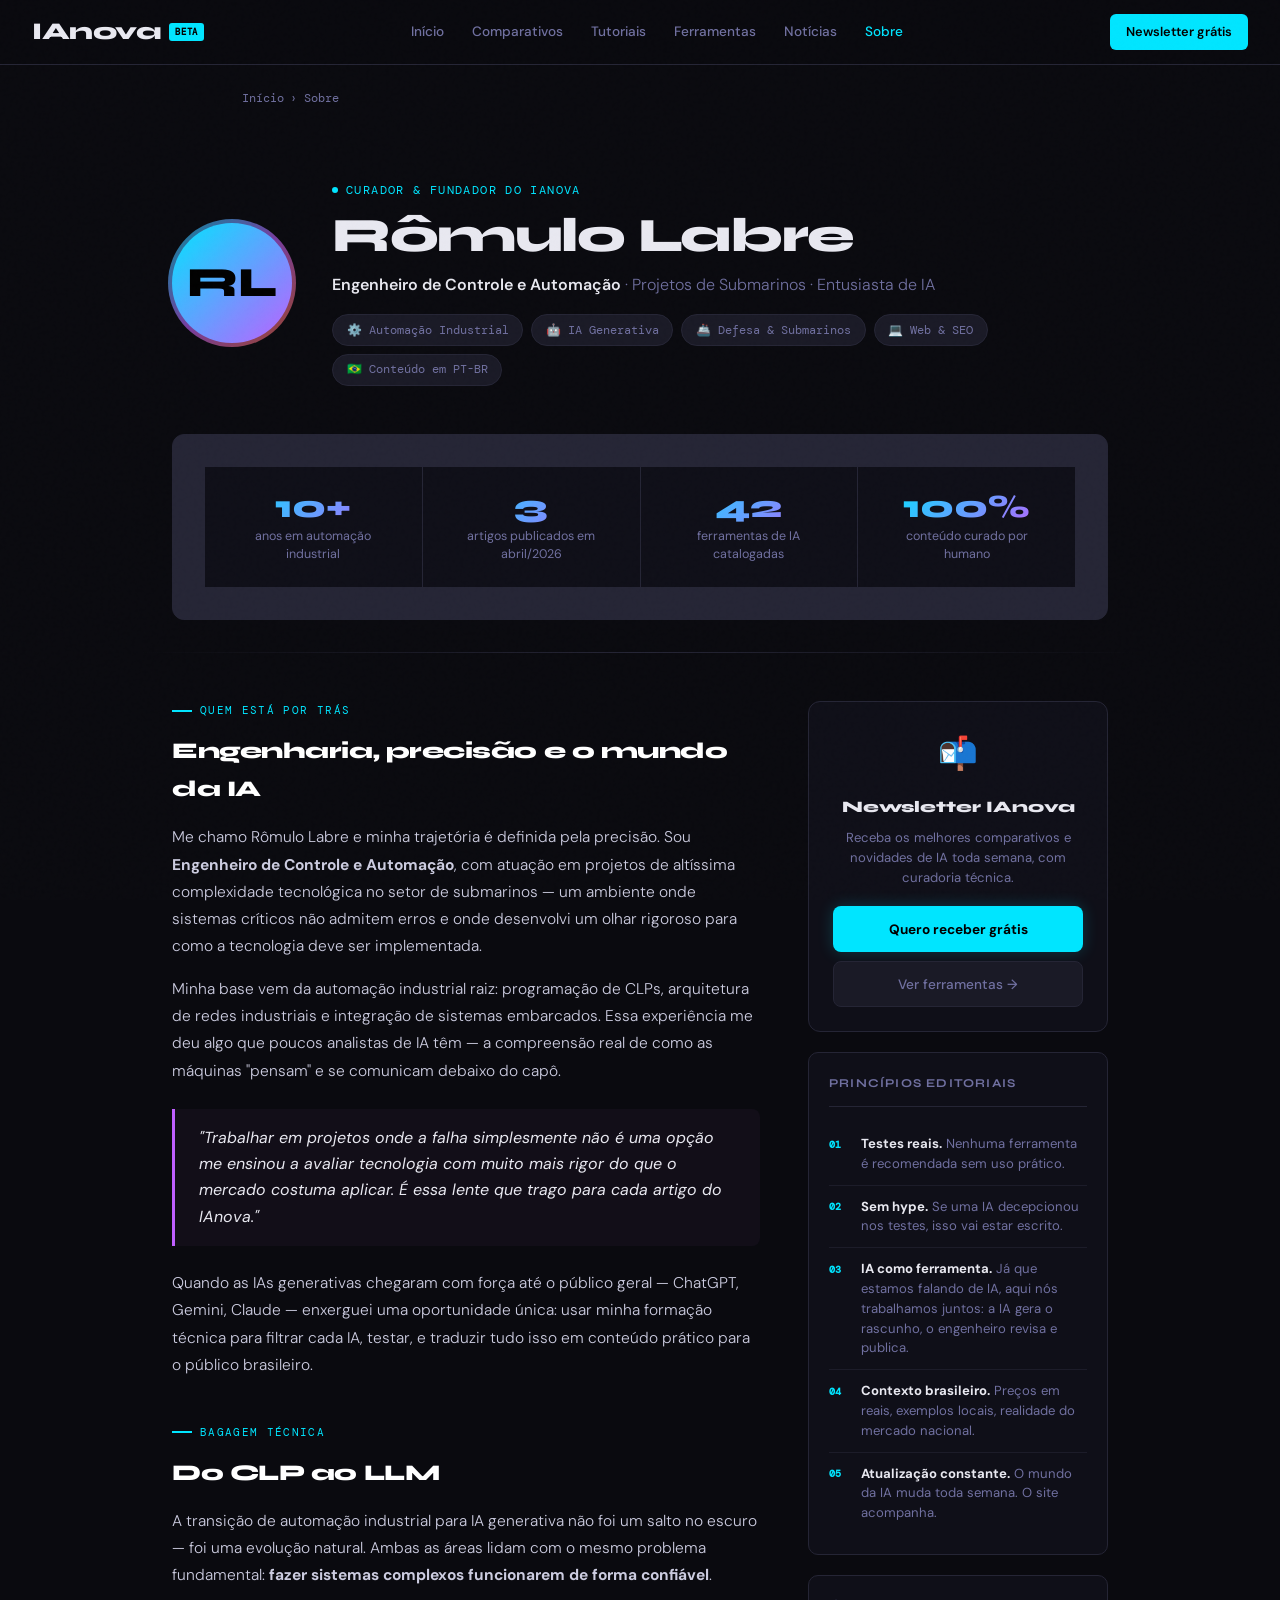
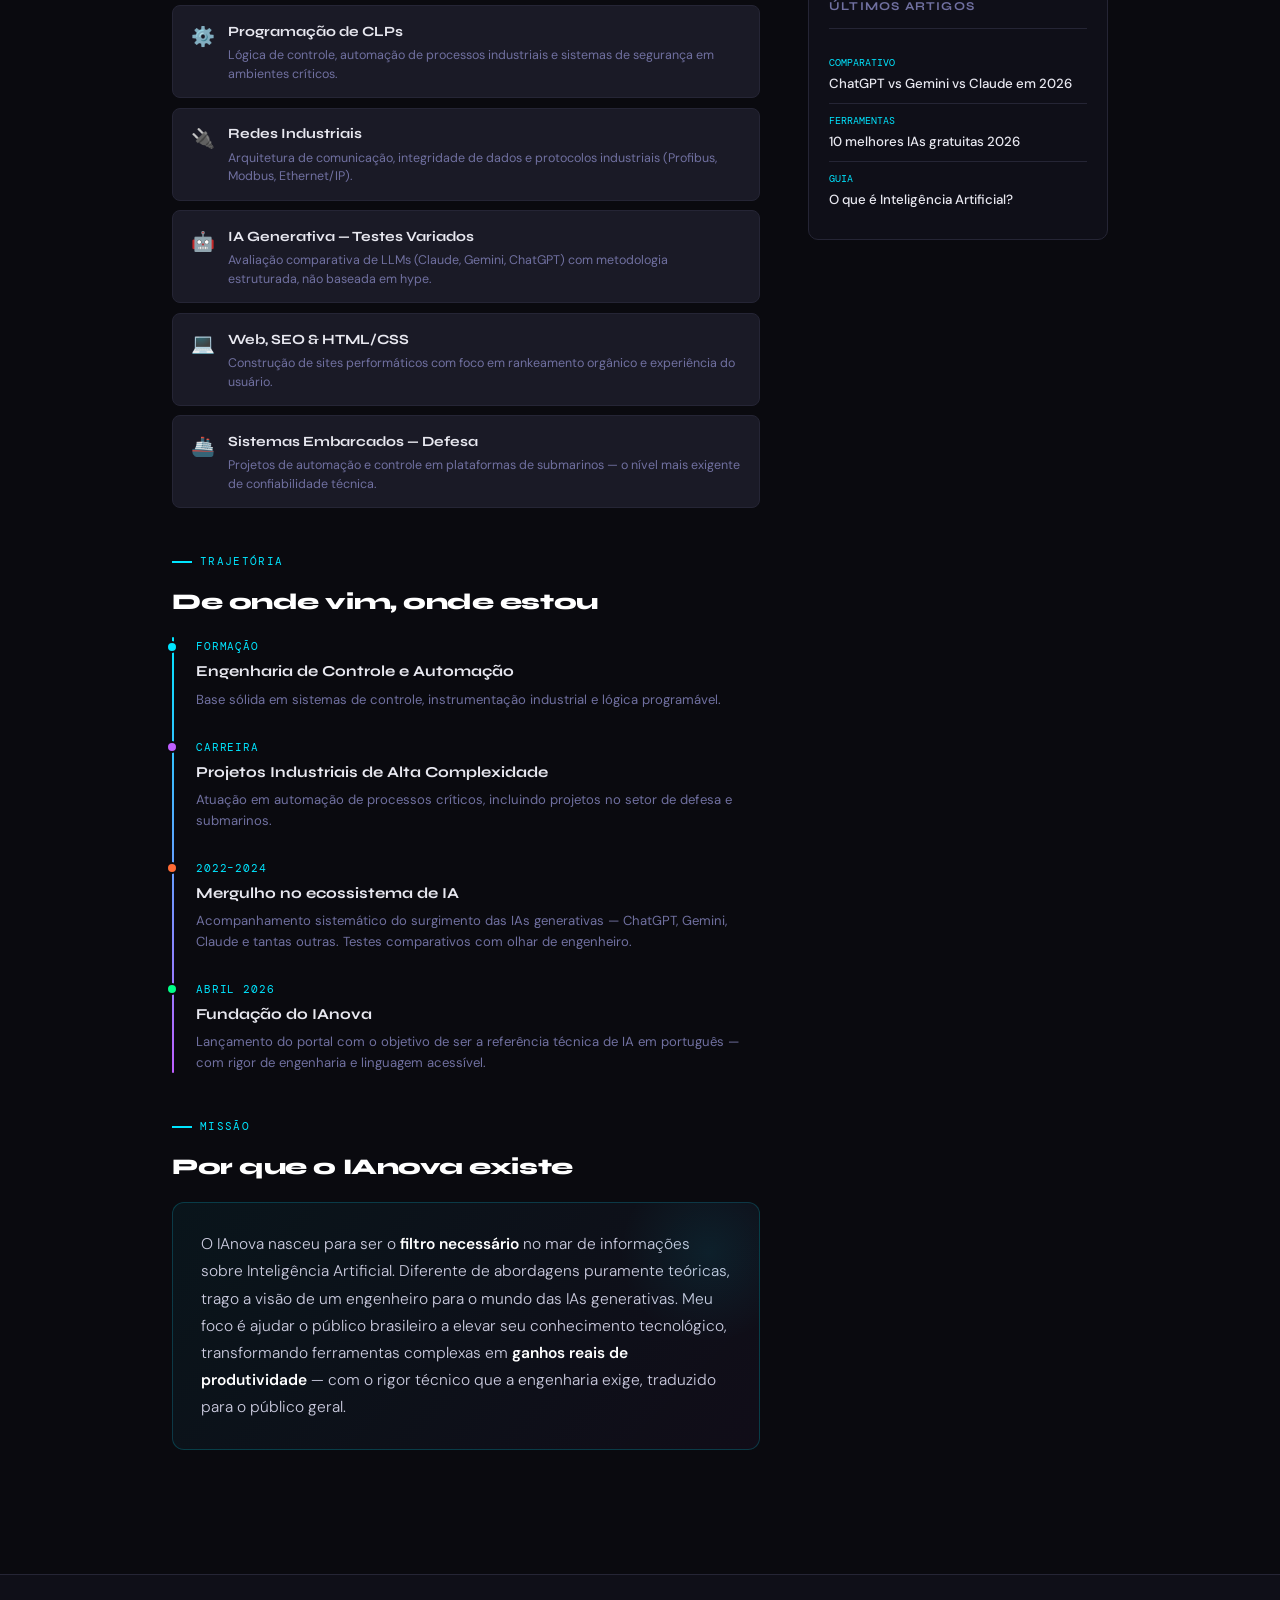
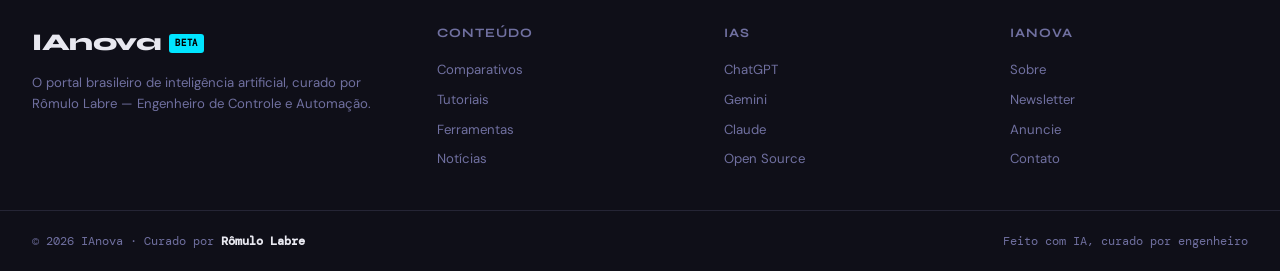
<file: sobre.html>
<!DOCTYPE html>
<html lang="pt-BR">
<head>
  <!-- Google tag (gtag.js) -->
<script async src="https://www.googletagmanager.com/gtag/js?id=G-01B01RZD96"></script>
<script>
  window.dataLayer = window.dataLayer || [];
  function gtag(){dataLayer.push(arguments);}
  gtag('js', new Date());
  gtag('config', 'G-01B01RZD96');
</script>
  <meta charset="UTF-8" />
  <meta name="viewport" content="width=device-width, initial-scale=1.0" />

  <!-- ═══ SEO ═══ -->
  <title>Sobre — Quem está por trás do IAnova | Rômulo Labre</title>
  <meta name="description" content="Conheça Rômulo Labre, Engenheiro de Controle e Automação com atuação em projetos de submarinos e curador do IAnova — o portal brasileiro de inteligência artificial." />
  <meta name="keywords" content="Rômulo Labre, IAnova, sobre, engenheiro automação, curador IA, blog inteligência artificial Brasil" />
  <meta name="author" content="Rômulo Labre" />
  <meta name="robots" content="index, follow" />
  <link rel="canonical" href="https://ianova.ia.br/sobre.html" />

  <meta property="og:type" content="profile" />
  <meta property="og:site_name" content="IAnova" />
  <meta property="og:title" content="Sobre — Rômulo Labre, curador do IAnova" />
  <meta property="og:description" content="Engenheiro de Controle e Automação com atuação em projetos de submarinos. Conheça quem está por trás do portal de IA mais técnico do Brasil." />
  <meta property="og:url" content="https://ianova.ia.br/sobre.html" />
  <meta property="og:locale" content="pt_BR" />

  <meta name="twitter:card" content="summary" />
  <meta name="twitter:site" content="@ianova" />
  <meta name="twitter:title" content="Sobre — Rômulo Labre, curador do IAnova" />

  <!-- Schema: Person -->
  <script type="application/ld+json">
  {
    "@context": "https://schema.org",
    "@type": "Person",
    "name": "Rômulo Alves Labre",
    "jobTitle": "Engenheiro de Controle e Automação",
    "description": "Engenheiro de Controle e Automação com atuação em projetos de submarinos e curador do portal IAnova.",
    "url": "https://ianova.ia.br/sobre.html",
    "worksFor": {
      "@type": "Organization",
      "name": "IAnova",
      "url": "https://ianova.ia.br"
    },
    "knowsAbout": ["Inteligência Artificial", "Automação Industrial", "CLPs", "Redes Industriais", "IA Generativa"]
  }
  </script>

  <!-- CSS Global -->
  <link rel="stylesheet" href="style.css" />

  <link rel="preconnect" href="https://fonts.googleapis.com" />
  <link rel="preconnect" href="https://fonts.gstatic.com" crossorigin />
  <link href="https://fonts.googleapis.com/css2?family=Syne:wght@400;600;700;800&family=DM+Sans:ital,wght@0,300;0,400;0,500;1,300&family=DM+Mono:wght@400;500&display=swap" rel="stylesheet" />
  
  <style>
    /* ═══ CSS ESPECÍFICO — sobre.html ═══ */

    /* ── Hero da página Sobre ── */
    .sobre-hero {
      max-width: 1000px;
      margin: 0 auto;
      padding: 4rem 2rem 3rem;
      display: grid;
      grid-template-columns: auto 1fr;
      gap: 2.5rem;
      align-items: center;
    }

    /* Avatar / iniciais */
    .sobre-avatar {
      width: 120px;
      height: 120px;
      border-radius: 50%;
      background: linear-gradient(135deg, var(--accent), var(--accent2));
      display: flex;
      align-items: center;
      justify-content: center;
      font-family: var(--fhead);
      font-size: 2.6rem;
      font-weight: 800;
      color: #000;
      flex-shrink: 0;
      position: relative;
    }

    /* Anel animado em volta do avatar */
    .sobre-avatar::after {
      content: '';
      position: absolute;
      inset: -4px;
      border-radius: 50%;
      background: linear-gradient(135deg, var(--accent), var(--accent2), var(--accent3));
      z-index: -1;
      animation: spin-ring 6s linear infinite;
      opacity: .6;
    }

    @keyframes spin-ring {
      from { transform: rotate(0deg); }
      to   { transform: rotate(360deg); }
    }

    .sobre-hero-info {}

    .sobre-tag {
      font-family: var(--fmono);
      font-size: .72rem;
      color: var(--accent);
      text-transform: uppercase;
      letter-spacing: .12em;
      margin-bottom: .6rem;
      display: flex;
      align-items: center;
      gap: .5rem;
    }

    .sobre-tag::before {
      content: '';
      width: 6px;
      height: 6px;
      background: var(--accent);
      border-radius: 50%;
      animation: pulse 2s infinite;
      flex-shrink: 0;
    }

    @keyframes pulse {
      0%, 100% { opacity: 1; transform: scale(1); }
      50%       { opacity: .4; transform: scale(.7); }
    }

    .sobre-nome {
      font-family: var(--fhead);
      font-size: clamp(2rem, 5vw, 3rem);
      font-weight: 800;
      letter-spacing: -.03em;
      line-height: 1.1;
      margin-bottom: .5rem;
    }

    .sobre-titulo {
      font-size: 1rem;
      color: var(--muted);
      font-weight: 300;
      margin-bottom: 1rem;
    }

    .sobre-titulo strong { color: var(--text); font-weight: 600; }

    .sobre-chips {
      display: flex;
      gap: .5rem;
      flex-wrap: wrap;
    }

    .chip {
      background: var(--surface);
      border: 1px solid var(--border);
      border-radius: 100px;
      font-size: .75rem;
      font-family: var(--fmono);
      color: var(--muted);
      padding: .3rem .85rem;
      transition: border-color .2s, color .2s;
    }
    .chip:hover { border-color: var(--accent); color: var(--accent); }

    /* ── Linha divisória com gradiente ── */
    .divider {
      max-width: 1000px;
      margin: 0 auto;
      padding: 0 2rem;
      height: 1px;
      background: linear-gradient(90deg, transparent, var(--border), transparent);
    }

    /* ── Métricas ── */
    .sobre-metrics {
      max-width: 1000px;
      margin: 0 auto;
      padding: 2rem;
      display: grid;
      grid-template-columns: repeat(4, 1fr);
      gap: 1px;
      background: var(--border);
      border: 1px solid var(--border);
      border-radius: 12px;
      overflow: hidden;
    }

    .metric-item {
      background: var(--bg2);
      padding: 1.5rem;
      text-align: center;
      transition: background .2s;
    }
    .metric-item:hover { background: var(--bg3); }

    .metric-val {
      font-family: var(--fhead);
      font-size: 2rem;
      font-weight: 800;
      line-height: 1;
      background: linear-gradient(135deg, var(--accent), var(--accent2));
      -webkit-background-clip: text;
      -webkit-text-fill-color: transparent;
      background-clip: text;
      margin-bottom: .35rem;
    }

    .metric-lbl {
      font-size: .78rem;
      color: var(--muted);
      line-height: 1.4;
    }

    /* ── Conteúdo principal ── */
    .sobre-content {
      max-width: 1000px;
      margin: 0 auto;
      padding: 3rem 2rem;
      display: grid;
      grid-template-columns: 1fr 300px;
      gap: 3rem;
      align-items: start;
    }

    /* Coluna principal — texto */
    .sobre-main {}

    .sobre-section {
      margin-bottom: 2.75rem;
    }

    .sobre-section-label {
      font-family: var(--fmono);
      font-size: .7rem;
      color: var(--accent);
      text-transform: uppercase;
      letter-spacing: .12em;
      margin-bottom: .75rem;
      display: flex;
      align-items: center;
      gap: .5rem;
    }

    .sobre-section-label::before {
      content: '';
      width: 20px;
      height: 2px;
      background: var(--accent);
      flex-shrink: 0;
    }

    .sobre-section h2 {
      font-family: var(--fhead);
      font-size: 1.4rem;
      font-weight: 800;
      letter-spacing: -.02em;
      margin-bottom: 1rem;
      color: #fff;
    }

    .sobre-section p {
      font-size: .97rem;
      color: var(--text-body);
      font-weight: 300;
      line-height: 1.75;
      margin-bottom: 1rem;
    }

    /* Citação de destaque */
    .sobre-quote {
      border-left: 3px solid var(--accent2);
      padding: 1rem 1.5rem;
      background: rgba(191,95,255,.04);
      border-radius: 0 8px 8px 0;
      margin: 1.5rem 0;
      font-style: italic;
      font-size: 1rem;
      color: var(--text);
      line-height: 1.65;
    }

    /* Skills list */
    .skills-list {
      list-style: none;
      padding: 0;
      margin: 0;
      display: flex;
      flex-direction: column;
      gap: .6rem;
    }

    .skill-item {
      display: flex;
      align-items: flex-start;
      gap: .85rem;
      background: var(--surface);
      border: 1px solid var(--border);
      border-radius: 8px;
      padding: .85rem 1.1rem;
      transition: border-color .2s;
    }
    .skill-item:hover { border-color: rgba(0,229,255,.3); }

    .skill-icon {
      font-size: 1.2rem;
      flex-shrink: 0;
      margin-top: .05rem;
    }

    .skill-text {}
    .skill-name {
      font-family: var(--fhead);
      font-size: .88rem;
      font-weight: 700;
      margin-bottom: .15rem;
    }

    .skill-desc {
      font-size: .78rem;
      color: var(--muted);
      line-height: 1.5;
    }

    /* Missão destaque */
    .missao-box {
      background: linear-gradient(135deg, rgba(0,229,255,.05), rgba(191,95,255,.04));
      border: 1px solid rgba(0,229,255,.2);
      border-radius: 12px;
      padding: 1.75rem;
      position: relative;
      overflow: hidden;
    }

    .missao-box::before {
      content: '';
      position: absolute;
      top: -40px; right: -40px;
      width: 180px; height: 180px;
      background: radial-gradient(circle, rgba(0,229,255,.08), transparent 70%);
      pointer-events: none;
    }

    .missao-box p {
      font-size: .97rem;
      color: var(--text-body);
      line-height: 1.75;
      font-weight: 300;
      margin-bottom: 0;
    }

    .missao-box strong { color: #fff; font-weight: 600; }

    /* ── Coluna sidebar ── */
    .sobre-sidebar {}

    /* Card de contato / CTA */
    .sobre-cta-card {
      background: var(--bg2);
      border: 1px solid var(--border);
      border-radius: 12px;
      padding: 1.5rem;
      margin-bottom: 1.25rem;
      text-align: center;
    }

    .sobre-cta-card .cta-icon {
      font-size: 2rem;
      margin-bottom: .75rem;
    }

    .sobre-cta-card h3 {
      font-family: var(--fhead);
      font-size: 1rem;
      font-weight: 800;
      margin-bottom: .5rem;
    }

    .sobre-cta-card p {
      font-size: .82rem;
      color: var(--muted);
      line-height: 1.55;
      margin-bottom: 1.1rem;
    }

    .btn-cta-full {
      display: block;
      background: var(--accent);
      color: #000;
      font-family: var(--fbody);
      font-size: .85rem;
      font-weight: 700;
      padding: .7rem 1rem;
      border-radius: 8px;
      text-decoration: none;
      text-align: center;
      transition: opacity .2s, transform .15s;
      box-shadow: 0 0 16px rgba(0,229,255,.2);
    }
    .btn-cta-full:hover { opacity: .85; transform: translateY(-1px); }

    .btn-cta-ghost {
      display: block;
      background: var(--surface);
      color: var(--muted);
      font-family: var(--fbody);
      font-size: .85rem;
      font-weight: 500;
      padding: .65rem 1rem;
      border-radius: 8px;
      text-decoration: none;
      text-align: center;
      border: 1px solid var(--border);
      margin-top: .6rem;
      transition: border-color .2s, color .2s;
    }
    .btn-cta-ghost:hover { border-color: var(--accent); color: var(--accent); }

    /* Princípios editoriais */
    .principios-list {
      list-style: none;
      padding: 0;
      margin: 0;
    }

    .principio-item {
      display: flex;
      align-items: flex-start;
      gap: .75rem;
      padding: .7rem 0;
      border-bottom: 1px solid rgba(37,37,53,.6);
    }
    .principio-item:last-child { border-bottom: none; }

    .principio-num {
      font-family: var(--fmono);
      font-size: .65rem;
      color: var(--accent);
      font-weight: 700;
      flex-shrink: 0;
      min-width: 20px;
      margin-top: .1rem;
    }

    .principio-text {
      font-size: .82rem;
      color: var(--muted);
      line-height: 1.5;
    }

    .principio-text strong { color: var(--text); }

    /* ── Linha do tempo da trajetória ── */
    .trajetoria {
      position: relative;
      padding-left: 1.5rem;
    }

    .trajetoria::before {
      content: '';
      position: absolute;
      left: 0; top: 0; bottom: 0;
      width: 2px;
      background: linear-gradient(180deg, var(--accent), var(--accent2));
      border-radius: 1px;
    }

    .traj-item {
      position: relative;
      padding-bottom: 1.75rem;
    }
    .traj-item:last-child { padding-bottom: 0; }

    .traj-dot {
      position: absolute;
      left: -1.88rem;
      top: .2rem;
      width: 12px;
      height: 12px;
      border-radius: 50%;
      background: var(--accent);
      border: 2px solid var(--bg);
    }

    .traj-year {
      font-family: var(--fmono);
      font-size: .68rem;
      color: var(--accent);
      text-transform: uppercase;
      letter-spacing: .08em;
      margin-bottom: .2rem;
    }

    .traj-title {
      font-family: var(--fhead);
      font-size: .95rem;
      font-weight: 700;
      margin-bottom: .3rem;
    }

    .traj-desc {
      font-size: .82rem;
      color: var(--muted);
      line-height: 1.55;
    }

    /* ── Autoria nos artigos (componente reutilizável) ── */
    .author-card {
      display: flex;
      align-items: center;
      gap: 1rem;
      background: var(--surface);
      border: 1px solid var(--border);
      border-radius: 10px;
      padding: 1rem 1.25rem;
      margin-top: 2.5rem;
    }

    .author-card .av {
      width: 48px;
      height: 48px;
      border-radius: 50%;
      background: linear-gradient(135deg, var(--accent), var(--accent2));
      display: flex;
      align-items: center;
      justify-content: center;
      font-family: var(--fhead);
      font-weight: 800;
      font-size: 1rem;
      color: #000;
      flex-shrink: 0;
    }

    .author-card .av-info {}
    .author-card .av-name { font-weight: 700; font-size: .9rem; }
    .author-card .av-role { font-size: .78rem; color: var(--muted); }
    .author-card .av-tag  {
      font-family: var(--fmono);
      font-size: .65rem;
      color: var(--accent);
      margin-top: .2rem;
    }

    /* ── Responsivo ── */
    @media (max-width: 900px) {
      .sobre-hero    { grid-template-columns: 1fr; text-align: center; justify-items: center; }
      .sobre-chips   { justify-content: center; }
      .sobre-content { grid-template-columns: 1fr; }
      .sobre-sidebar { order: -1; }
      .sobre-metrics { grid-template-columns: repeat(2, 1fr); }
    }

    @media (max-width: 600px) {
      .sobre-hero    { padding: 2.5rem 1rem 2rem; }
      .sobre-content { padding: 2rem 1rem; }
      .sobre-avatar  { width: 90px; height: 90px; font-size: 2rem; }
      .sobre-nome    { font-size: 2rem; }
      .sobre-metrics { grid-template-columns: repeat(2, 1fr); }
      .metric-val    { font-size: 1.6rem; }
      .divider       { padding: 0 1rem; }
    }
  </style>
</head>
<body>

<!-- HEADER -->
<header>
  <div class="header-inner">
    <a href="index.html" class="logo">IAnova <span class="logo-badge">BETA</span></a>
    <nav>
      <a href="index.html">Início</a>
      <a href="chatgpt-vs-gemini-vs-claude-2026.html" target="_blank">Comparativos</a>
      <a href="o-que-e-inteligencia-artificial.html" target="_blank">Tutoriais</a>
      <a href="ferramentas.html" target="_blank">Ferramentas</a>
      <a href="#">Notícias</a>
      <a href="sobre.html" class="active">Sobre</a>
    </nav>
    <a href="index.html#newsletter" class="header-cta">Newsletter grátis</a>
    <button class="menu-toggle" onclick="toggleMenu()" aria-label="Menu">
      <span></span><span></span><span></span>
    </button>
  </div>
</header>
<nav class="mobile-nav" id="mobileNav">
  <a href="index.html">Início</a>
  <a href="chatgpt-vs-gemini-vs-claude-2026.html" target="_blank">Comparativos</a>
  <a href="o-que-e-inteligencia-artificial.html" target="_blank">Tutoriais</a>
  <a href="ferramentas.html" target="_blank">Ferramentas</a>
  <a href="#">Notícias</a>
  <a href="sobre.html" style="color:var(--accent);">Sobre</a>
  <a href="index.html#newsletter" style="color:var(--accent);font-weight:600;">Newsletter grátis →</a>
</nav>
<div class="nav-backdrop" id="navBackdrop" onclick="closeMenu()"></div>

<!-- BREADCRUMB -->
<div class="breadcrumb">
  <a href="index.html">Início</a> <span>›</span> <span>Sobre</span>
</div>

<!-- ══ HERO ══ -->
<div class="sobre-hero">
  <div class="sobre-avatar">RL</div>
  <div class="sobre-hero-info">
    <div class="sobre-tag">Curador & Fundador do IAnova</div>
    <h1 class="sobre-nome">Rômulo Labre</h1>
    <p class="sobre-titulo">
      <strong>Engenheiro de Controle e Automação</strong> ·
      Projetos de Submarinos · Entusiasta de IA
    </p>
    <div class="sobre-chips">
      <span class="chip">⚙️ Automação Industrial</span>
      <span class="chip">🤖 IA Generativa</span>
      <span class="chip">🚢 Defesa & Submarinos</span>
      <span class="chip">💻 Web & SEO</span>
      <span class="chip">🇧🇷 Conteúdo em PT-BR</span>
    </div>
  </div>
</div>

<!-- MÉTRICAS -->
<div style="max-width:1000px;margin:0 auto;padding:0 2rem 2rem;">
  <div class="sobre-metrics">
    <div class="metric-item">
      <div class="metric-val">10+</div>
      <div class="metric-lbl">anos em automação industrial</div>
    </div>
    <div class="metric-item">
      <div class="metric-val">3</div>
      <div class="metric-lbl">artigos publicados em abril/2026</div>
    </div>
    <div class="metric-item">
      <div class="metric-val">42</div>
      <div class="metric-lbl">ferramentas de IA catalogadas</div>
    </div>
    <div class="metric-item">
      <div class="metric-val">100%</div>
      <div class="metric-lbl">conteúdo curado por humano</div>
    </div>
  </div>
</div>

<div class="divider"></div>

<!-- ══ CONTEÚDO PRINCIPAL ══ -->
<div class="sobre-content">

  <!-- COLUNA PRINCIPAL -->
  <main class="sobre-main">

    <!-- Bio -->
    <div class="sobre-section">
      <div class="sobre-section-label">Quem está por trás</div>
      <h2>Engenharia, precisão e o mundo da IA</h2>
      <p>
        Me chamo Rômulo Labre e minha trajetória é definida pela precisão. Sou <strong>Engenheiro de Controle e Automação</strong>, com atuação em projetos de altíssima complexidade tecnológica no setor de submarinos — um ambiente onde sistemas críticos não admitem erros e onde desenvolvi um olhar rigoroso para como a tecnologia deve ser implementada.
      </p>
      <p>
        Minha base vem da automação industrial raiz: programação de CLPs, arquitetura de redes industriais e integração de sistemas embarcados. Essa experiência me deu algo que poucos analistas de IA têm — a compreensão real de como as máquinas "pensam" e se comunicam debaixo do capô.
      </p>

      <div class="sobre-quote">
        "Trabalhar em projetos onde a falha simplesmente não é uma opção me ensinou a avaliar tecnologia com muito mais rigor do que o mercado costuma aplicar. É essa lente que trago para cada artigo do IAnova."
      </div>

      <p>
        Quando as IAs generativas chegaram com força até o público geral — ChatGPT, Gemini, Claude — enxerguei uma oportunidade única: usar minha formação técnica para filtrar cada IA, testar, e traduzir tudo isso em conteúdo prático para o público brasileiro.
      </p>
    </div>

    <!-- Bagagem técnica -->
    <div class="sobre-section">
      <div class="sobre-section-label">Bagagem técnica</div>
      <h2>Do CLP ao LLM</h2>
      <p>
        A transição de automação industrial para IA generativa não foi um salto no escuro — foi uma evolução natural. Ambas as áreas lidam com o mesmo problema fundamental: <strong>fazer sistemas complexos funcionarem de forma confiável</strong>.
      </p>

      <ul class="skills-list">
        <li class="skill-item">
          <span class="skill-icon">⚙️</span>
          <div class="skill-text">
            <div class="skill-name">Programação de CLPs</div>
            <div class="skill-desc">Lógica de controle, automação de processos industriais e sistemas de segurança em ambientes críticos.</div>
          </div>
        </li>
        <li class="skill-item">
          <span class="skill-icon">🔌</span>
          <div class="skill-text">
            <div class="skill-name">Redes Industriais</div>
            <div class="skill-desc">Arquitetura de comunicação, integridade de dados e protocolos industriais (Profibus, Modbus, Ethernet/IP).</div>
          </div>
        </li>
        <li class="skill-item">
          <span class="skill-icon">🤖</span>
          <div class="skill-text">
            <div class="skill-name">IA Generativa — Testes Variados</div>
            <div class="skill-desc">Avaliação comparativa de LLMs (Claude, Gemini, ChatGPT) com metodologia estruturada, não baseada em hype.</div>
          </div>
        </li>
        <li class="skill-item">
          <span class="skill-icon">💻</span>
          <div class="skill-text">
            <div class="skill-name">Web, SEO & HTML/CSS</div>
            <div class="skill-desc">Construção de sites performáticos com foco em rankeamento orgânico e experiência do usuário.</div>
          </div>
        </li>
        <li class="skill-item">
          <span class="skill-icon">🚢</span>
          <div class="skill-text">
            <div class="skill-name">Sistemas Embarcados — Defesa</div>
            <div class="skill-desc">Projetos de automação e controle em plataformas de submarinos — o nível mais exigente de confiabilidade técnica.</div>
          </div>
        </li>
      </ul>
    </div>

    <!-- Trajetória -->
    <div class="sobre-section">
      <div class="sobre-section-label">Trajetória</div>
      <h2>De onde vim, onde estou</h2>

      <div class="trajetoria">
        <div class="traj-item">
          <div class="traj-dot"></div>
          <div class="traj-year">Formação</div>
          <div class="traj-title">Engenharia de Controle e Automação</div>
          <div class="traj-desc">Base sólida em sistemas de controle, instrumentação industrial e lógica programável.</div>
        </div>
        <div class="traj-item">
          <div class="traj-dot" style="background:var(--accent2)"></div>
          <div class="traj-year">Carreira</div>
          <div class="traj-title">Projetos Industriais de Alta Complexidade</div>
          <div class="traj-desc">Atuação em automação de processos críticos, incluindo projetos no setor de defesa e submarinos.</div>
        </div>
        <div class="traj-item">
          <div class="traj-dot" style="background:var(--accent3)"></div>
          <div class="traj-year">2022–2024</div>
          <div class="traj-title">Mergulho no ecossistema de IA</div>
          <div class="traj-desc">Acompanhamento sistemático do surgimento das IAs generativas — ChatGPT, Gemini, Claude e tantas outras. Testes comparativos com olhar de engenheiro.</div>
        </div>
        <div class="traj-item">
          <div class="traj-dot" style="background:var(--green)"></div>
          <div class="traj-year">Abril 2026</div>
          <div class="traj-title">Fundação do IAnova</div>
          <div class="traj-desc">Lançamento do portal com o objetivo de ser a referência técnica de IA em português — com rigor de engenharia e linguagem acessível.</div>
        </div>
      </div>
    </div>

    <!-- Missão -->
    <div class="sobre-section">
      <div class="sobre-section-label">Missão</div>
      <h2>Por que o IAnova existe</h2>
      <div class="missao-box">
        <p>
          O IAnova nasceu para ser o <strong>filtro necessário</strong> no mar de informações sobre Inteligência Artificial. Diferente de abordagens puramente teóricas, trago a visão de um engenheiro para o mundo das IAs generativas. Meu foco é ajudar o público brasileiro a elevar seu conhecimento tecnológico, transformando ferramentas complexas em <strong>ganhos reais de produtividade</strong> — com o rigor técnico que a engenharia exige, traduzido para o público geral.
        </p>
      </div>
    </div>

  </main>

  <!-- SIDEBAR -->
  <aside class="sobre-sidebar">

    <!-- CTA principal -->
    <div class="sobre-cta-card">
      <div class="cta-icon">📬</div>
      <h3>Newsletter IAnova</h3>
      <p>Receba os melhores comparativos e novidades de IA toda semana, com curadoria técnica.</p>
      <a href="index.html#newsletter" class="btn-cta-full">Quero receber grátis</a>
      <a href="ferramentas.html" class="btn-cta-ghost">Ver ferramentas →</a>
    </div>

    <!-- Princípios editoriais -->
    <div class="sidebar-widget">
      <div class="widget-title">Princípios editoriais</div>
      <ul class="principios-list">
        <li class="principio-item">
          <span class="principio-num">01</span>
          <div class="principio-text"><strong>Testes reais.</strong> Nenhuma ferramenta é recomendada sem uso prático.</div>
        </li>
        <li class="principio-item">
          <span class="principio-num">02</span>
          <div class="principio-text"><strong>Sem hype.</strong> Se uma IA decepcionou nos testes, isso vai estar escrito.</div>
        </li>
        <li class="principio-item">
          <span class="principio-num">03</span>
          <div class="principio-text"><strong>IA como ferramenta.</strong> Já que estamos falando de IA, aqui nós trabalhamos juntos: a IA gera o rascunho, o engenheiro revisa e publica.</div>
        </li>
        <li class="principio-item">
          <span class="principio-num">04</span>
          <div class="principio-text"><strong>Contexto brasileiro.</strong> Preços em reais, exemplos locais, realidade do mercado nacional.</div>
        </li>
        <li class="principio-item">
          <span class="principio-num">05</span>
          <div class="principio-text"><strong>Atualização constante.</strong> O mundo da IA muda toda semana. O site acompanha.</div>
        </li>
      </ul>
    </div>

    <!-- Artigos do curador -->
    <div class="sidebar-widget">
      <div class="widget-title">Últimos artigos</div>
      <a href="chatgpt-vs-gemini-vs-claude-2026.html" target="_blank"
         style="display:block;text-decoration:none;padding:.6rem 0;border-bottom:1px solid var(--border);">
        <div style="font-family:var(--fmono);font-size:.62rem;color:var(--accent);margin-bottom:.2rem;">COMPARATIVO</div>
        <div style="font-size:.83rem;color:var(--text);font-weight:500;line-height:1.35;">ChatGPT vs Gemini vs Claude em 2026</div>
      </a>
      <a href="ias-gratuitas-2026.html" target="_blank"
         style="display:block;text-decoration:none;padding:.6rem 0;border-bottom:1px solid var(--border);">
        <div style="font-family:var(--fmono);font-size:.62rem;color:var(--accent);margin-bottom:.2rem;">FERRAMENTAS</div>
        <div style="font-size:.83rem;color:var(--text);font-weight:500;line-height:1.35;">10 melhores IAs gratuitas 2026</div>
      </a>
      <a href="o-que-e-inteligencia-artificial.html" target="_blank"
         style="display:block;text-decoration:none;padding:.6rem 0;">
        <div style="font-family:var(--fmono);font-size:.62rem;color:var(--accent);margin-bottom:.2rem;">GUIA</div>
        <div style="font-size:.83rem;color:var(--text);font-weight:500;line-height:1.35;">O que é Inteligência Artificial?</div>
      </a>
    </div>

  </aside>
</div>

<!-- FOOTER -->
<footer>
  <div class="footer-inner">
    <div class="footer-brand">
      <a href="index.html" class="logo">IAnova <span class="logo-badge">BETA</span></a>
      <p>O portal brasileiro de inteligência artificial, curado por Rômulo Labre — Engenheiro de Controle e Automação.</p>
    </div>
    <div class="footer-col">
      <h4>Conteúdo</h4>
      <a href="chatgpt-vs-gemini-vs-claude-2026.html" target="_blank">Comparativos</a>
      <a href="o-que-e-inteligencia-artificial.html" target="_blank">Tutoriais</a>
      <a href="ferramentas.html" target="_blank">Ferramentas</a>
      <a href="#">Notícias</a>
    </div>
    <div class="footer-col">
      <h4>IAs</h4>
      <a href="#">ChatGPT</a>
      <a href="#">Gemini</a>
      <a href="#">Claude</a>
      <a href="#">Open Source</a>
    </div>
    <div class="footer-col">
      <h4>IAnova</h4>
      <a href="sobre.html">Sobre</a>
      <a href="index.html#newsletter">Newsletter</a>
      <a href="#">Anuncie</a>
      <a href="#">Contato</a>
    </div>
  </div>
  <div class="footer-bottom">
    <span>© 2026 IAnova · Curado por <strong style="color:var(--text)">Rômulo Labre</strong></span>
    <span>Feito com IA, curado por engenheiro</span>
  </div>
</footer>

<script>
  function toggleMenu() {
    var nav = document.getElementById('mobileNav');
    var bd  = document.getElementById('navBackdrop');
    nav.classList.toggle('open');
    bd.classList.toggle('open', nav.classList.contains('open'));
  }
  function closeMenu() {
    document.getElementById('mobileNav').classList.remove('open');
    document.getElementById('navBackdrop').classList.remove('open');
  }
  window.addEventListener('scroll', closeMenu, { passive: true });
  document.addEventListener('DOMContentLoaded', function() {
    document.querySelectorAll('#mobileNav a').forEach(function(a) {
      a.addEventListener('click', closeMenu);
    });
  });
</script>
</body>
</html>
</file>
<file: style.css>
/* ═══════════════════════════════════════════════════════════════
   IAhoje.ia.br — style.css
   CSS Global · Versão 1.0 · Abril 2026
   ---------------------------------------------------------------
   Contém: reset, variáveis, tipografia, header, footer,
   navegação mobile, badges, breadcrumb, componentes de artigo
   (TOC, prose, callouts, FAQ, share), relacionados e utilitários.

   CSS específico por página permanece inline em cada .html:
     · index.html      → hero, ticker, featured grid, newsletter,
                         compare table, article list, IA da semana
     · artigos         → score cards, bar chart, verdict grid,
                         comp table inline, winner box
     · ias-gratuitas   → ia-card, pros-cons, ia-specs, hero-list
     · o-que-e-ia      → timeline, concept grid, ai-types,
                         example-list, data-highlight, analogy
     · ferramentas     → tool-grid, cat-tabs, search, filter-btn
═══════════════════════════════════════════════════════════════ */

/* ─────────────────────────────────────────
   1. RESET & BOX MODEL
───────────────────────────────────────── */
*, *::before, *::after {
  box-sizing: border-box;
  margin: 0;
  padding: 0;
  min-width: 0; /* evita overflow em grids e flex */
}

/* ─────────────────────────────────────────
   2. VARIÁVEIS DE DESIGN (CSS Custom Properties)
   Altere aqui para refletir em TODO o site.
───────────────────────────────────────── */
:root {
  /* Cores de fundo */
  --bg:        #0a0a0f;
  --bg2:       #0f0f18;
  --bg3:       #16161f;
  --surface:   #1a1a26;
  --border:    #252535;

  /* Texto */
  --text:      #e8e8f0;
  --muted:     #7070a0;
  --text-body: #cccce0; /* parágrafos de prosa */

  /* Cores de acento */
  --accent:    #00e5ff; /* ciano principal */
  --accent2:   #bf5fff; /* roxo */
  --accent3:   #ff6b35; /* laranja */
  --green:     #00ff88;
  --yellow:    #ffd60a;
  --blue:      #680aff;

  /* Tipografia */
  --fhead: 'Syne', sans-serif;
  --fbody: 'DM Sans', sans-serif;
  --fmono: 'DM Mono', monospace;

  /* Espaçamento */
  --section-pad: 3rem 2rem;
  --max-w:       1280px;
  --max-article: 860px;
}

/* ─────────────────────────────────────────
   3. BASE HTML & BODY
───────────────────────────────────────── */
html {
  scroll-behavior: smooth;
}

body {
  background:   var(--bg);
  color:        var(--text);
  font-family:  var(--fbody);
  font-size:    16px;
  line-height:  1.7;
  overflow-x:   hidden;
}

/* Noise overlay — textura sutil em toda a página */
body::before {
  content: '';
  position: fixed;
  inset: 0;
  background-image: url("data:image/svg+xml,%3Csvg viewBox='0 0 256 256' xmlns='http://www.w3.org/2000/svg'%3E%3Cfilter id='n'%3E%3CfeTurbulence type='fractalNoise' baseFrequency='0.9' numOctaves='4' stitchTiles='stitch'/%3E%3C/filter%3E%3Crect width='100%25' height='100%25' filter='url(%23n)' opacity='0.04'/%3E%3C/svg%3E");
  pointer-events: none;
  z-index: 9999;
  opacity: .4;
}

/* ─────────────────────────────────────────
   4. SCROLLBAR CUSTOMIZADA
───────────────────────────────────────── */
::-webkit-scrollbar         { width: 4px; }
::-webkit-scrollbar-track   { background: var(--bg); }
::-webkit-scrollbar-thumb   { background: var(--accent); border-radius: 2px; }

/* ─────────────────────────────────────────
   5. BARRA DE PROGRESSO DE LEITURA
   Usada nos artigos (controlada via JS).
───────────────────────────────────────── */
#progress {
  position: fixed;
  top: 0; left: 0;
  z-index: 9998;
  height: 2px;
  width: 0%;
  background: linear-gradient(90deg, var(--accent), var(--accent2));
  transition: width .1s linear;
}

/* ─────────────────────────────────────────
   6. HEADER & NAVEGAÇÃO DESKTOP
───────────────────────────────────────── */
header {
  position: sticky;
  top: 0;
  z-index: 100;
  background: rgba(10,10,15,.88);
  backdrop-filter: blur(20px);
  border-bottom: 1px solid var(--border);
}

.header-inner {
  max-width: var(--max-w);
  margin: 0 auto;
  padding: 0 2rem;
  display: flex;
  align-items: center;
  justify-content: space-between;
  height: 64px;
}

/* Logo */
.logo {
  font-family: var(--fhead);
  font-size: 1.5rem;
  font-weight: 800;
  color: var(--text);
  text-decoration: none;
  display: flex;
  align-items: center;
  gap: .5rem;
  letter-spacing: -.02em;
}

.logo-badge {
  background: var(--accent);
  color: #000;
  font-size: .55rem;
  font-weight: 700;
  padding: 2px 6px;
  border-radius: 3px;
  font-family: var(--fmono);
  letter-spacing: .08em;
}

/* Nav links desktop */
nav { display: flex; gap: .25rem; }

nav a {
  color: var(--muted);
  text-decoration: none;
  font-size: .85rem;
  font-weight: 500;
  padding: .4rem .75rem;
  border-radius: 6px;
  transition: color .2s, background .2s;
}

nav a:hover  { color: var(--text); background: var(--surface); }
nav a.active { color: var(--accent); }

/* Botão CTA no header */
.header-cta {
  background: var(--accent);
  color: #000;
  border: none;
  font-family: var(--fbody);
  font-size: .8rem;
  font-weight: 600;
  padding: .45rem 1rem;
  border-radius: 6px;
  cursor: pointer;
  text-decoration: none;
  transition: opacity .2s, transform .15s;
}
.header-cta:hover { opacity: .85; transform: translateY(-1px); }

/* ─────────────────────────────────────────
   7. MENU HAMBÚRGUER (MOBILE)
───────────────────────────────────────── */
.menu-toggle {
  display: none;
  flex-direction: column;
  gap: 5px;
  background: none;
  border: none;
  cursor: pointer;
  padding: .4rem;
}

.menu-toggle span {
  display: block;
  width: 22px;
  height: 2px;
  background: var(--text);
  border-radius: 2px;
  transition: all .25s;
}

/* Nav mobile — fixada abaixo do header */
.mobile-nav {
  display: none;
  flex-direction: column;
  position: fixed;
  top: 64px; left: 0; right: 0;
  z-index: 200;
  background: var(--bg2);
  border-bottom: 1px solid var(--border);
  padding: .75rem 1.25rem;
  box-shadow: 0 8px 32px rgba(0,0,0,.5);
  max-height: calc(100vh - 64px);
  overflow-y: auto;
}

.mobile-nav a {
  color: var(--muted);
  text-decoration: none;
  font-size: .95rem;
  font-weight: 500;
  padding: .65rem 0;
  border-bottom: 1px solid var(--border);
  transition: color .2s;
}

.mobile-nav a:last-child { border-bottom: none; }
.mobile-nav a:hover      { color: var(--accent); }
.mobile-nav.open         { display: flex; }

/* Backdrop escuro que fecha o menu ao clicar fora */
.nav-backdrop {
  display: none;
  position: fixed;
  inset: 0;
  top: 64px;
  z-index: 199;
  background: rgba(0,0,0,.4);
}
.nav-backdrop.open { display: block; }

/* ─────────────────────────────────────────
   8. BREADCRUMB
───────────────────────────────────────── */
.breadcrumb {
  max-width: var(--max-article);
  margin: 0 auto;
  padding: 1.5rem 2rem .5rem;
  font-family: var(--fmono);
  font-size: .72rem;
  color: var(--muted);
  display: flex;
  align-items: center;
  gap: .4rem;
  flex-wrap: wrap;
}

.breadcrumb a             { color: var(--muted); text-decoration: none; }
.breadcrumb a:hover       { color: var(--accent); }

/* ─────────────────────────────────────────
   9. CABEÇALHO DE ARTIGO
───────────────────────────────────────── */
.article-header {
  max-width: var(--max-article);
  margin: 0 auto;
  padding: 1.5rem 2rem 2rem;
}

.article-category {
  font-family: var(--fmono);
  font-size: .75rem;
  color: var(--accent);
  text-transform: uppercase;
  letter-spacing: .1em;
  margin-bottom: 1rem;
}

.article-title {
  font-family: var(--fhead);
  font-size: clamp(1.8rem, 4.5vw, 3rem);
  font-weight: 800;
  line-height: 1.1;
  letter-spacing: -.03em;
  margin-bottom: 1.25rem;
  overflow-wrap: break-word;
  word-break: break-word;
}

.article-lead {
  font-size: 1.1rem;
  color: var(--muted);
  font-weight: 300;
  line-height: 1.7;
  margin-bottom: 1.75rem;
  border-left: 3px solid var(--accent);
  padding-left: 1.25rem;
}

/* Meta linha (autor, data, tempo de leitura) */
.article-meta {
  display: flex;
  align-items: center;
  gap: 1rem;
  flex-wrap: wrap;
}

.author                   { display: flex; align-items: center; gap: .6rem; }

.author-avatar {
  width: 36px; height: 36px;
  border-radius: 50%;
  background: linear-gradient(135deg, var(--accent), var(--accent2));
  display: flex; align-items: center; justify-content: center;
  font-size: .85rem; font-weight: 700;
  color: #000; font-family: var(--fhead);
  flex-shrink: 0;
}

.author-name  { font-size: .82rem; font-weight: 600; }
.author-role  { font-size: .72rem; color: var(--muted); }

.meta-divider { width: 1px; height: 28px; background: var(--border); }
.meta-item    { font-size: .78rem; color: var(--muted); font-family: var(--fmono); }

/* ─────────────────────────────────────────
   10. BADGES (reutilizáveis em todo o site)
───────────────────────────────────────── */
.badge {
  font-size: .65rem;
  font-family: var(--fmono);
  font-weight: 600;
  padding: 2px 8px;
  border-radius: 100px;
}

.badge-blue   { background: rgba(0,229,255,.1);  color: var(--accent);  border: 1px solid rgba(0,229,255,.2); }
.badge-green  { background: rgba(0,255,136,.1);  color: var(--green);   border: 1px solid rgba(0,255,136,.2); }
.badge-orange { background: rgba(255,107,53,.1); color: var(--accent3); border: 1px solid rgba(255,107,53,.2); }
.badge-yellow { background: rgba(255,214,10,.1); color: var(--yellow);  border: 1px solid rgba(255,214,10,.2); }
.badge-purple { background: rgba(191,95,255,.1); color: var(--accent2); border: 1px solid rgba(191,95,255,.2); }
.badge-free   { background: rgba(0,255,136,.1);  color: var(--green);   border: 1px solid rgba(0,255,136,.2); }

/* ─────────────────────────────────────────
   11. LAYOUT DUPLO COLUNA (artigo + sidebar)
───────────────────────────────────────── */
.article-layout {
  max-width: 1200px;
  margin: 0 auto;
  padding: 0 2rem 4rem;
  display: grid;
  grid-template-columns: 1fr 280px;
  gap: 3.5rem;
  align-items: start;
}

.article-body {
  max-width: 740px;
  overflow-wrap: break-word;
  word-break: break-word;
}

/* ─────────────────────────────────────────
   12. TABELA DE CONTEÚDO (TOC)
───────────────────────────────────────── */
.toc {
  background: var(--bg2);
  border: 1px solid var(--border);
  border-left: 3px solid var(--accent2);
  border-radius: 8px;
  padding: 1.25rem 1.5rem;
  margin-bottom: 2.5rem;
}

.toc-title {
  font-family: var(--fhead);
  font-size: .78rem;
  font-weight: 700;
  text-transform: uppercase;
  letter-spacing: .08em;
  color: var(--muted);
  margin-bottom: .85rem;
}

.toc ol { padding-left: 1.2rem; }
.toc li { margin-bottom: .4rem; }

.toc a {
  color: var(--muted);
  text-decoration: none;
  font-size: .85rem;
  transition: color .2s;
}
.toc a:hover { color: var(--accent); }

/* ─────────────────────────────────────────
   13. PROSA — CORPO DOS ARTIGOS
───────────────────────────────────────── */
.prose h2 {
  font-family: var(--fhead);
  font-size: 1.55rem;
  font-weight: 800;
  letter-spacing: -.025em;
  margin: 2.75rem 0 1rem;
  color: #fff;
  line-height: 1.2;
  padding-top: 1rem;
  border-top: 1px solid var(--border);
}

.prose h3 {
  font-family: var(--fhead);
  font-size: 1.05rem;
  font-weight: 700;
  margin: 1.75rem 0 .6rem;
  color: var(--text);
}

.prose p {
  margin-bottom: 1.3rem;
  color: var(--text-body);
  font-weight: 300;
  font-size: .97rem;
}

.prose strong { font-weight: 600; color: #fff; }
.prose em     { font-style: italic; color: var(--muted); }

.prose a {
  color: var(--accent);
  text-decoration: none;
  border-bottom: 1px solid rgba(0,229,255,.3);
}
.prose a:hover { border-color: var(--accent); }

.prose ul,
.prose ol       { padding-left: 1.5rem; margin-bottom: 1.3rem; }
.prose li       { margin-bottom: .55rem; color: var(--text-body); font-weight: 300; font-size: .97rem; }

.prose blockquote {
  border-left: 3px solid var(--accent2);
  margin: 1.75rem 0;
  padding: .85rem 1.25rem;
  background: rgba(191,95,255,.04);
  border-radius: 0 6px 6px 0;
  font-style: italic;
  color: var(--muted);
  font-size: .95rem;
}

/* ─────────────────────────────────────────
   14. CALLOUT BOXES
───────────────────────────────────────── */
.callout {
  border-radius: 10px;
  padding: 1.1rem 1.4rem;
  margin: 1.75rem 0;
  display: flex;
  gap: .9rem;
  align-items: flex-start;
}

.callout-info  { background: rgba(0,229,255,.05);  border: 1px solid rgba(0,229,255,.18); }
.callout-tip   { background: rgba(0,255,136,.05);  border: 1px solid rgba(0,255,136,.18); }
.callout-warn  { background: rgba(255,214,10,.05); border: 1px solid rgba(255,214,10,.18); }
.callout-fact  { background: rgba(191,95,255,.05); border: 1px solid rgba(191,95,255,.18); }

.callout-icon  { font-size: 1.1rem; flex-shrink: 0; margin-top: .1rem; }

.callout-body  { font-size: .875rem; line-height: 1.65; color: var(--muted); }

.callout-body strong {
  display: block;
  font-family: var(--fhead);
  font-size: .72rem;
  text-transform: uppercase;
  letter-spacing: .07em;
  margin-bottom: .3rem;
}

.callout-info strong  { color: var(--accent); }
.callout-tip strong   { color: var(--green); }
.callout-warn strong  { color: var(--yellow); }
.callout-fact strong  { color: var(--accent2); }

/* ─────────────────────────────────────────
   15. FAQ ACCORDION
───────────────────────────────────────── */
.faq             { margin-top: 3rem; }

.faq-title {
  font-family: var(--fhead);
  font-size: 1.3rem;
  font-weight: 800;
  letter-spacing: -.02em;
  margin-bottom: 1rem;
}

.faq-item {
  border: 1px solid var(--border);
  border-radius: 8px;
  overflow: hidden;
  margin-bottom: .75rem;
}

.faq-q {
  width: 100%;
  background: var(--bg2);
  border: none;
  padding: 1rem 1.25rem;
  display: flex;
  align-items: center;
  justify-content: space-between;
  font-family: var(--fbody);
  font-size: .9rem;
  font-weight: 500;
  color: var(--text);
  cursor: pointer;
  text-align: left;
  transition: background .2s;
}

.faq-q:hover        { background: var(--bg3); }

.faq-arrow {
  color: var(--muted);
  font-size: .75rem;
  transition: transform .25s;
  flex-shrink: 0;
  margin-left: .5rem;
}

.faq-item.open .faq-arrow { transform: rotate(180deg); }

.faq-a {
  max-height: 0;
  overflow: hidden;
  transition: max-height .3s ease, padding .3s;
  background: var(--surface);
  font-size: .875rem;
  color: var(--muted);
  line-height: 1.7;
}

.faq-item.open .faq-a { max-height: 400px; padding: 1rem 1.25rem; }

/* ─────────────────────────────────────────
   16. RODAPÉ DO ARTIGO (tags + compartilhar)
───────────────────────────────────────── */
.article-footer {
  margin-top: 3rem;
  padding-top: 2rem;
  border-top: 1px solid var(--border);
}

.af-tags { display: flex; gap: .5rem; flex-wrap: wrap; margin-bottom: 1.5rem; }

.af-tag {
  background: var(--surface);
  color: var(--muted);
  font-size: .75rem;
  font-family: var(--fmono);
  padding: .3rem .8rem;
  border-radius: 4px;
  border: 1px solid var(--border);
  text-decoration: none;
  transition: border-color .2s, color .2s;
}
.af-tag:hover { border-color: var(--accent); color: var(--accent); }

.share-row  { display: flex; align-items: center; gap: .6rem; flex-wrap: wrap; }
.share-label { font-size: .78rem; color: var(--muted); font-family: var(--fmono); }

.share-btn {
  background: var(--surface);
  border: 1px solid var(--border);
  color: var(--muted);
  font-size: .78rem;
  padding: .4rem .85rem;
  border-radius: 6px;
  cursor: pointer;
  font-family: var(--fbody);
  transition: border-color .2s, color .2s;
}
.share-btn:hover { border-color: var(--accent); color: var(--accent); }

/* ─────────────────────────────────────────
   17. ARTIGOS RELACIONADOS
───────────────────────────────────────── */
.related {
  max-width: 1200px;
  margin: 0 auto;
  padding: 0 2rem 4rem;
}

.related-title {
  font-family: var(--fhead);
  font-size: 1rem;
  font-weight: 700;
  color: var(--muted);
  text-transform: uppercase;
  letter-spacing: .1em;
  display: flex;
  align-items: center;
  gap: .6rem;
  margin-bottom: 1.5rem;
}

.related-title::before {
  content: '';
  display: block;
  width: 20px;
  height: 2px;
  background: var(--accent);
}

.related-grid {
  display: grid;
  grid-template-columns: repeat(3, 1fr);
  gap: 1.25rem;
}

.related-card {
  background: var(--bg2);
  border: 1px solid var(--border);
  border-radius: 10px;
  padding: 1.25rem;
  text-decoration: none;
  display: block;
  transition: border-color .2s, transform .2s;
}
.related-card:hover { border-color: rgba(0,229,255,.3); transform: translateY(-2px); }

.rc-cat {
  font-family: var(--fmono);
  font-size: .68rem;
  color: var(--accent);
  text-transform: uppercase;
  letter-spacing: .08em;
  margin-bottom: .5rem;
}

.rc-title {
  font-family: var(--fhead);
  font-size: .95rem;
  font-weight: 700;
  color: var(--text);
  line-height: 1.3;
  margin-bottom: .6rem;
}

.rc-meta { font-size: .75rem; color: var(--muted); font-family: var(--fmono); }

/* ─────────────────────────────────────────
   18. SIDEBAR STICKY (artigos)
───────────────────────────────────────── */
.sticky-sidebar { position: sticky; top: 80px; }

.sidebar-widget {
  background: var(--bg2);
  border: 1px solid var(--border);
  border-radius: 10px;
  padding: 1.25rem;
  margin-bottom: 1.25rem;
}

.widget-title {
  font-family: var(--fhead);
  font-size: .75rem;
  font-weight: 700;
  color: var(--muted);
  text-transform: uppercase;
  letter-spacing: .1em;
  margin-bottom: 1rem;
  padding-bottom: .75rem;
  border-bottom: 1px solid var(--border);
}

/* TOC sidebar com highlight da seção ativa */
.toc-sidebar a {
  display: block;
  padding: .4rem 0 .4rem .75rem;
  color: var(--muted);
  text-decoration: none;
  font-size: .8rem;
  border-left: 2px solid transparent;
  transition: border-color .2s, color .2s;
}

.toc-sidebar a:hover,
.toc-sidebar a.active {
  color: var(--accent);
  border-left-color: var(--accent);
}

/* ─────────────────────────────────────────
   19. TOPIC PILLS (filtros de categoria)
───────────────────────────────────────── */
.topic-pill {
  background: var(--surface);
  color: var(--muted);
  font-size: .8rem;
  font-weight: 500;
  padding: .4rem 1rem;
  border-radius: 100px;
  border: 1px solid var(--border);
  text-decoration: none;
  cursor: pointer;
  transition: border-color .2s, color .2s, background .2s;
  display: inline-block;
}

.topic-pill:hover,
.topic-pill.active {
  border-color: var(--accent);
  color: var(--accent);
  background: rgba(0,229,255,.06);
}

/* ─────────────────────────────────────────
   20. SEÇÃO GENÉRICA (max-width + padding)
───────────────────────────────────────── */
.section {
  max-width: var(--max-w);
  margin: 0 auto;
  padding: var(--section-pad);
}

.section-header {
  display: flex;
  align-items: center;
  justify-content: space-between;
  margin-bottom: 1.75rem;
}

.section-title {
  font-family: var(--fhead);
  font-size: 1rem;
  font-weight: 700;
  color: var(--muted);
  text-transform: uppercase;
  letter-spacing: .1em;
  display: flex;
  align-items: center;
  gap: .6rem;
}

.section-title::before {
  content: '';
  display: block;
  width: 20px;
  height: 2px;
  background: var(--accent);
}

.see-all {
  font-size: .8rem;
  color: var(--accent);
  text-decoration: none;
  font-family: var(--fmono);
  opacity: .8;
  transition: opacity .2s;
}
.see-all:hover { opacity: 1; }

/* ─────────────────────────────────────────
   21. FOOTER
───────────────────────────────────────── */
footer {
  border-top: 1px solid var(--border);
  background: var(--bg2);
  margin-top: 2rem;
}

.footer-inner {
  max-width: var(--max-w);
  margin: 0 auto;
  padding: 3rem 2rem 2rem;
  display: grid;
  grid-template-columns: 1.5fr 1fr 1fr 1fr;
  gap: 3rem;
}

.footer-brand p {
  font-size: .825rem;
  color: var(--muted);
  line-height: 1.6;
  margin-top: .5rem;
}

.footer-col h4 {
  font-family: var(--fhead);
  font-size: .8rem;
  font-weight: 700;
  text-transform: uppercase;
  letter-spacing: .08em;
  color: var(--muted);
  margin-bottom: .9rem;
}

.footer-col a {
  display: block;
  color: var(--muted);
  text-decoration: none;
  font-size: .825rem;
  margin-bottom: .45rem;
  transition: color .2s;
}
.footer-col a:hover { color: var(--accent); }

.footer-bottom {
  max-width: var(--max-w);
  margin: 0 auto;
  padding: 1.25rem 2rem;
  border-top: 1px solid var(--border);
  display: flex;
  align-items: center;
  justify-content: space-between;
  font-size: .75rem;
  color: var(--muted);
  font-family: var(--fmono);
}

/* ─────────────────────────────────────────
   22. UTILITÁRIOS DE TEXTO
───────────────────────────────────────── */
.card-title,
.card-excerpt,
.card-category,
.article-body .card-title,
.trending-text a {
  overflow-wrap: break-word;
  word-break: break-word;
}

.text-accent  { color: var(--accent); }
.text-muted   { color: var(--muted); }
.text-green   { color: var(--green); }
.font-mono    { font-family: var(--fmono); }
.font-head    { font-family: var(--fhead); }

/* ─────────────────────────────────────────
   23. RESPONSIVIDADE — TABLET (≤900px)
───────────────────────────────────────── */
@media (max-width: 900px) {
  /* Layout artigo */
  .article-layout    { grid-template-columns: 1fr; }
  .sticky-sidebar    { display: none; }

  /* Artigos relacionados */
  .related-grid      { grid-template-columns: 1fr 1fr; }

  /* Footer */
  .footer-inner      { grid-template-columns: 1fr 1fr; gap: 2rem; }

  /* Navegação */
  nav                { display: none; }
  .menu-toggle       { display: flex; }
  .header-cta        { display: none; }
}

/* ─────────────────────────────────────────
   24. RESPONSIVIDADE — MOBILE (≤600px)
───────────────────────────────────────── */
@media (max-width: 600px) {
  /* Espaçamentos gerais */
  .section            { padding: 2rem 1rem; }
  .article-header     { padding-left: 1rem; padding-right: 1rem; }
  .breadcrumb         { padding-left: 1rem; padding-right: 1rem; }
  .article-layout     { padding: 0 1rem 3rem; }
  .related            { padding: 0 1rem 3rem; }

  /* Header */
  .header-inner       { padding: 0 1rem; }
  .logo               { font-size: 1.25rem; }

  /* Artigo */
  .article-title      { font-size: 1.8rem; letter-spacing: -.02em; }
  .article-lead       { font-size: 1rem; padding-left: .9rem; }
  .article-meta       { gap: .6rem; }
  .meta-divider       { display: none; }

  /* Prose */
  .prose h2           { font-size: 1.25rem; }

  /* Artigos relacionados */
  .related-grid       { grid-template-columns: 1fr; }

  /* Footer */
  .footer-inner       { grid-template-columns: 1fr; gap: 1.5rem; padding: 2rem 1rem 1rem; }
  .footer-bottom      { flex-direction: column; gap: .5rem; text-align: center; padding: 1rem; }

  /* FAQ */
  .faq-q              { font-size: .85rem; }

  /* Share */
  .share-row          { flex-wrap: wrap; }
  .af-tags            { flex-wrap: wrap; }

  /* TOC */
  .toc ol             { padding-left: .9rem; }
}

/* ─────────────────────────────────────────
   25. JAVASCRIPT HELPERS
   Classes adicionadas/removidas via JS.
───────────────────────────────────────── */
.is-hidden  { display: none !important; }
.is-visible { display: block !important; }
</file>
